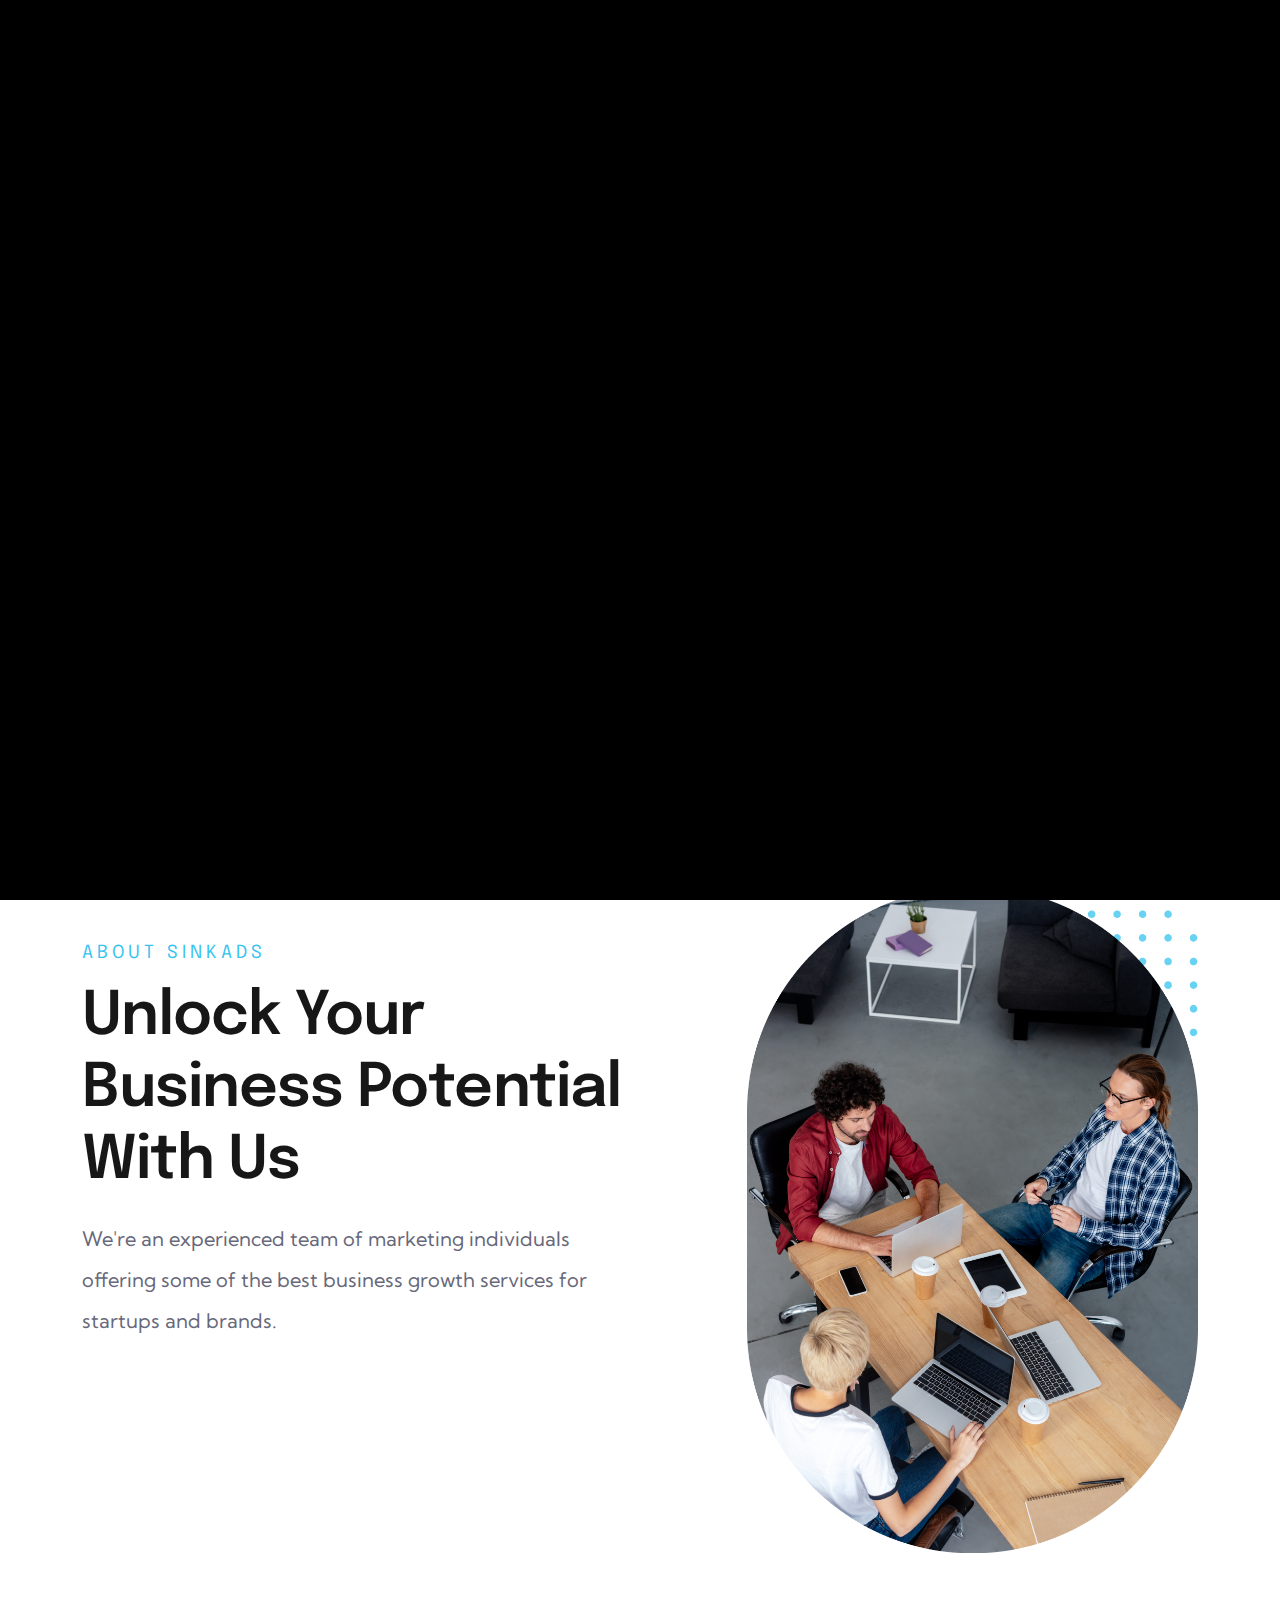
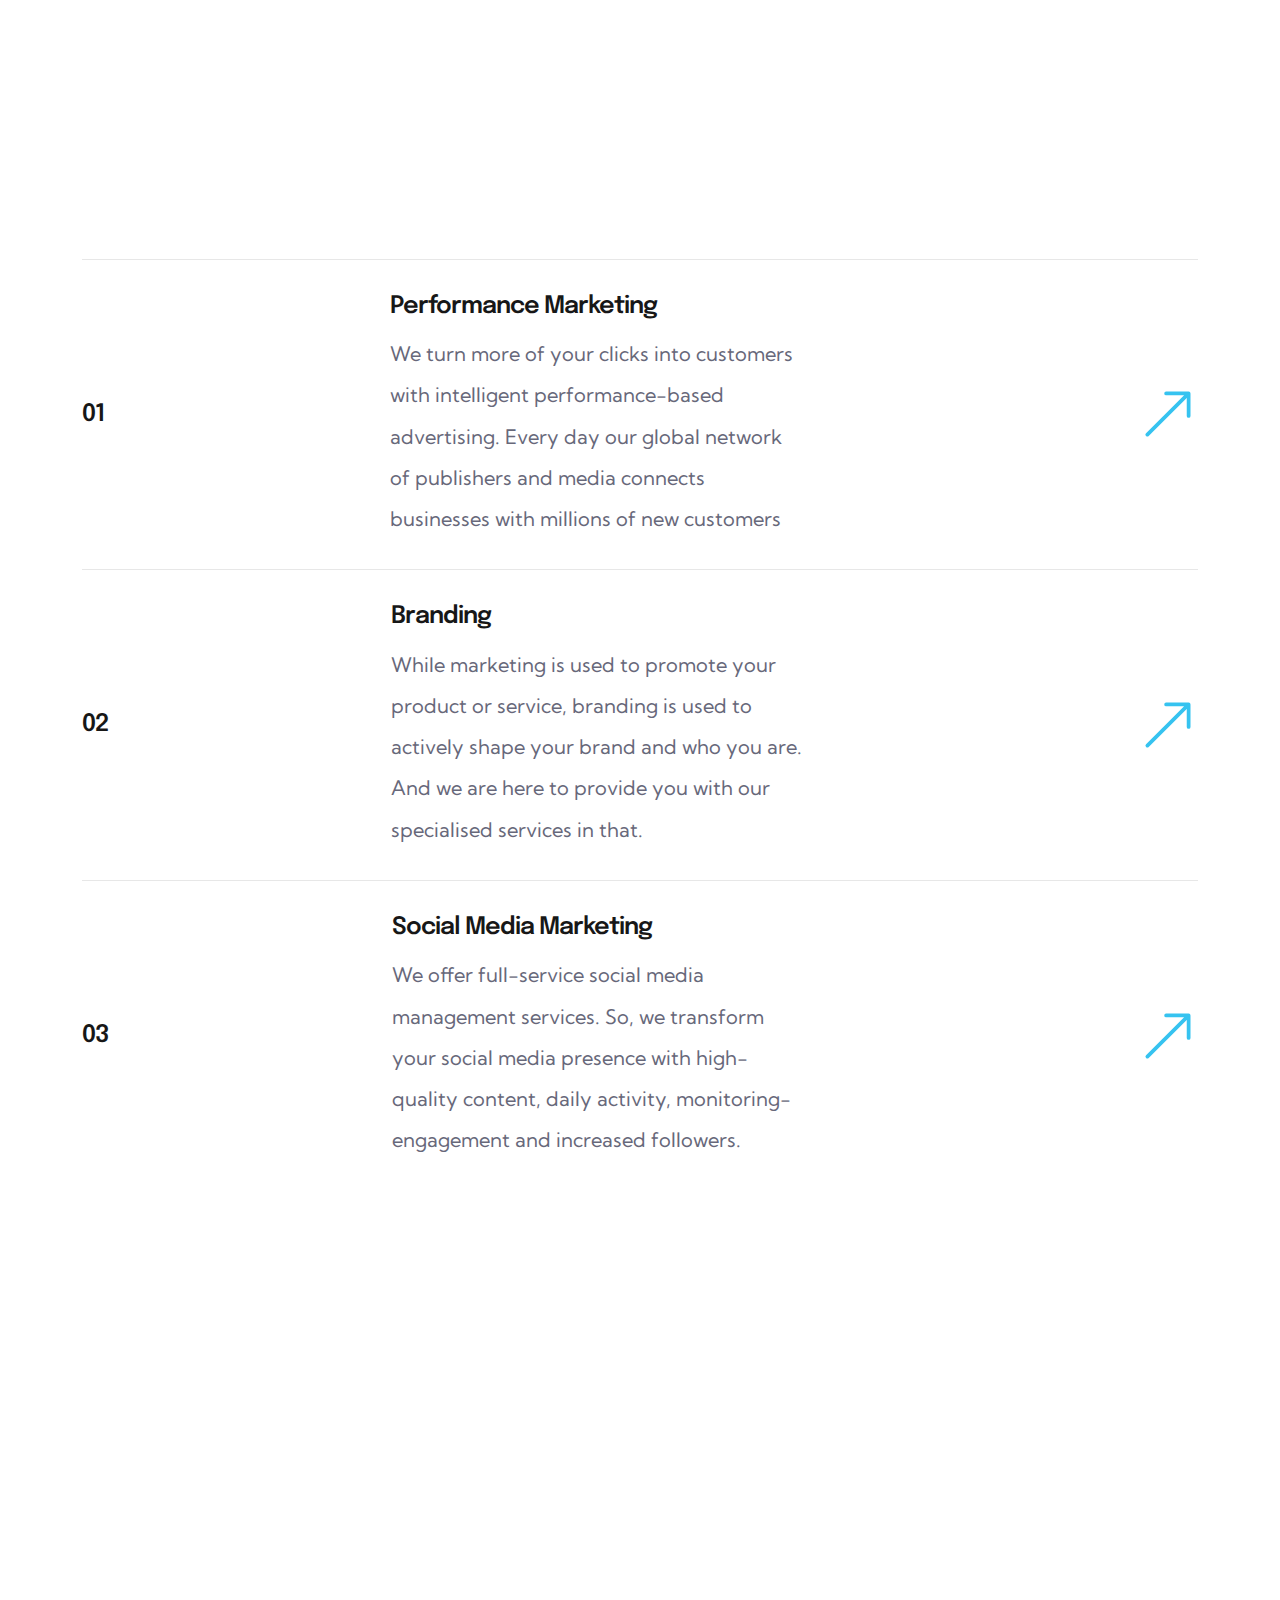
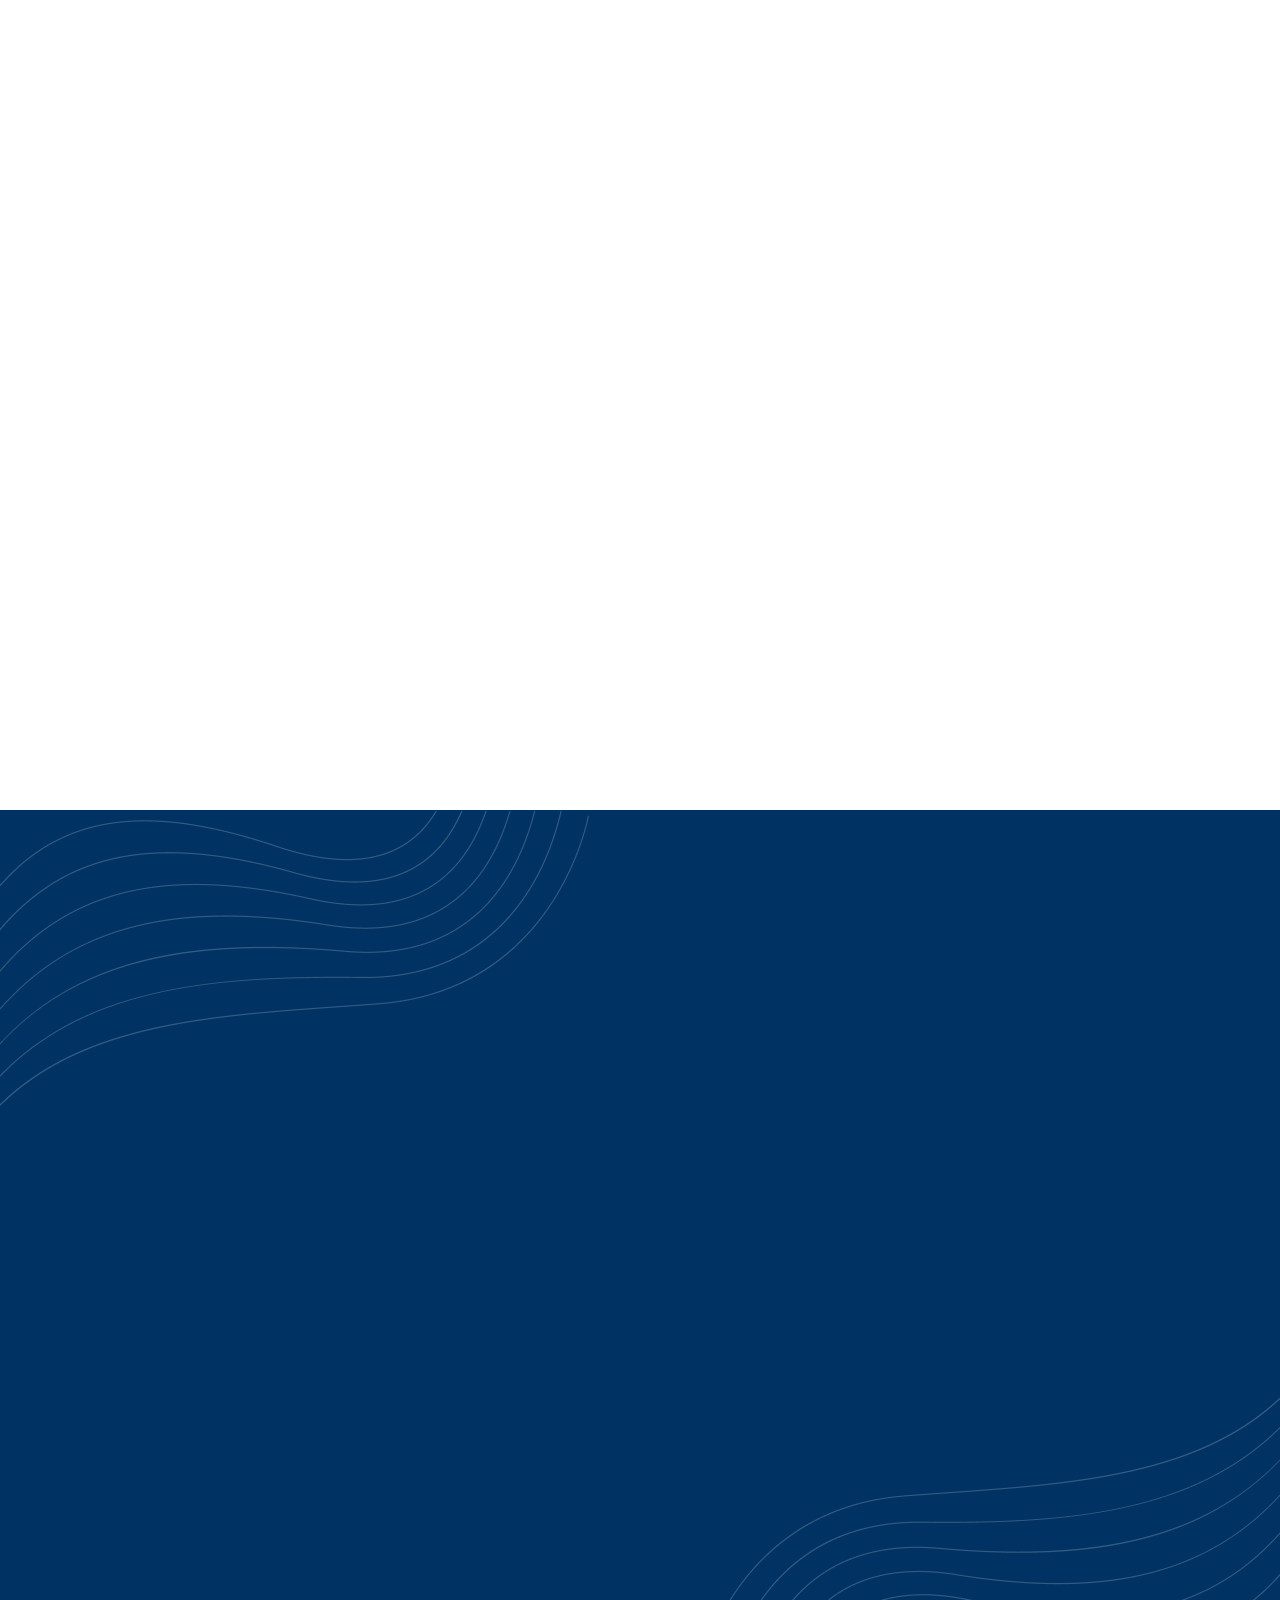
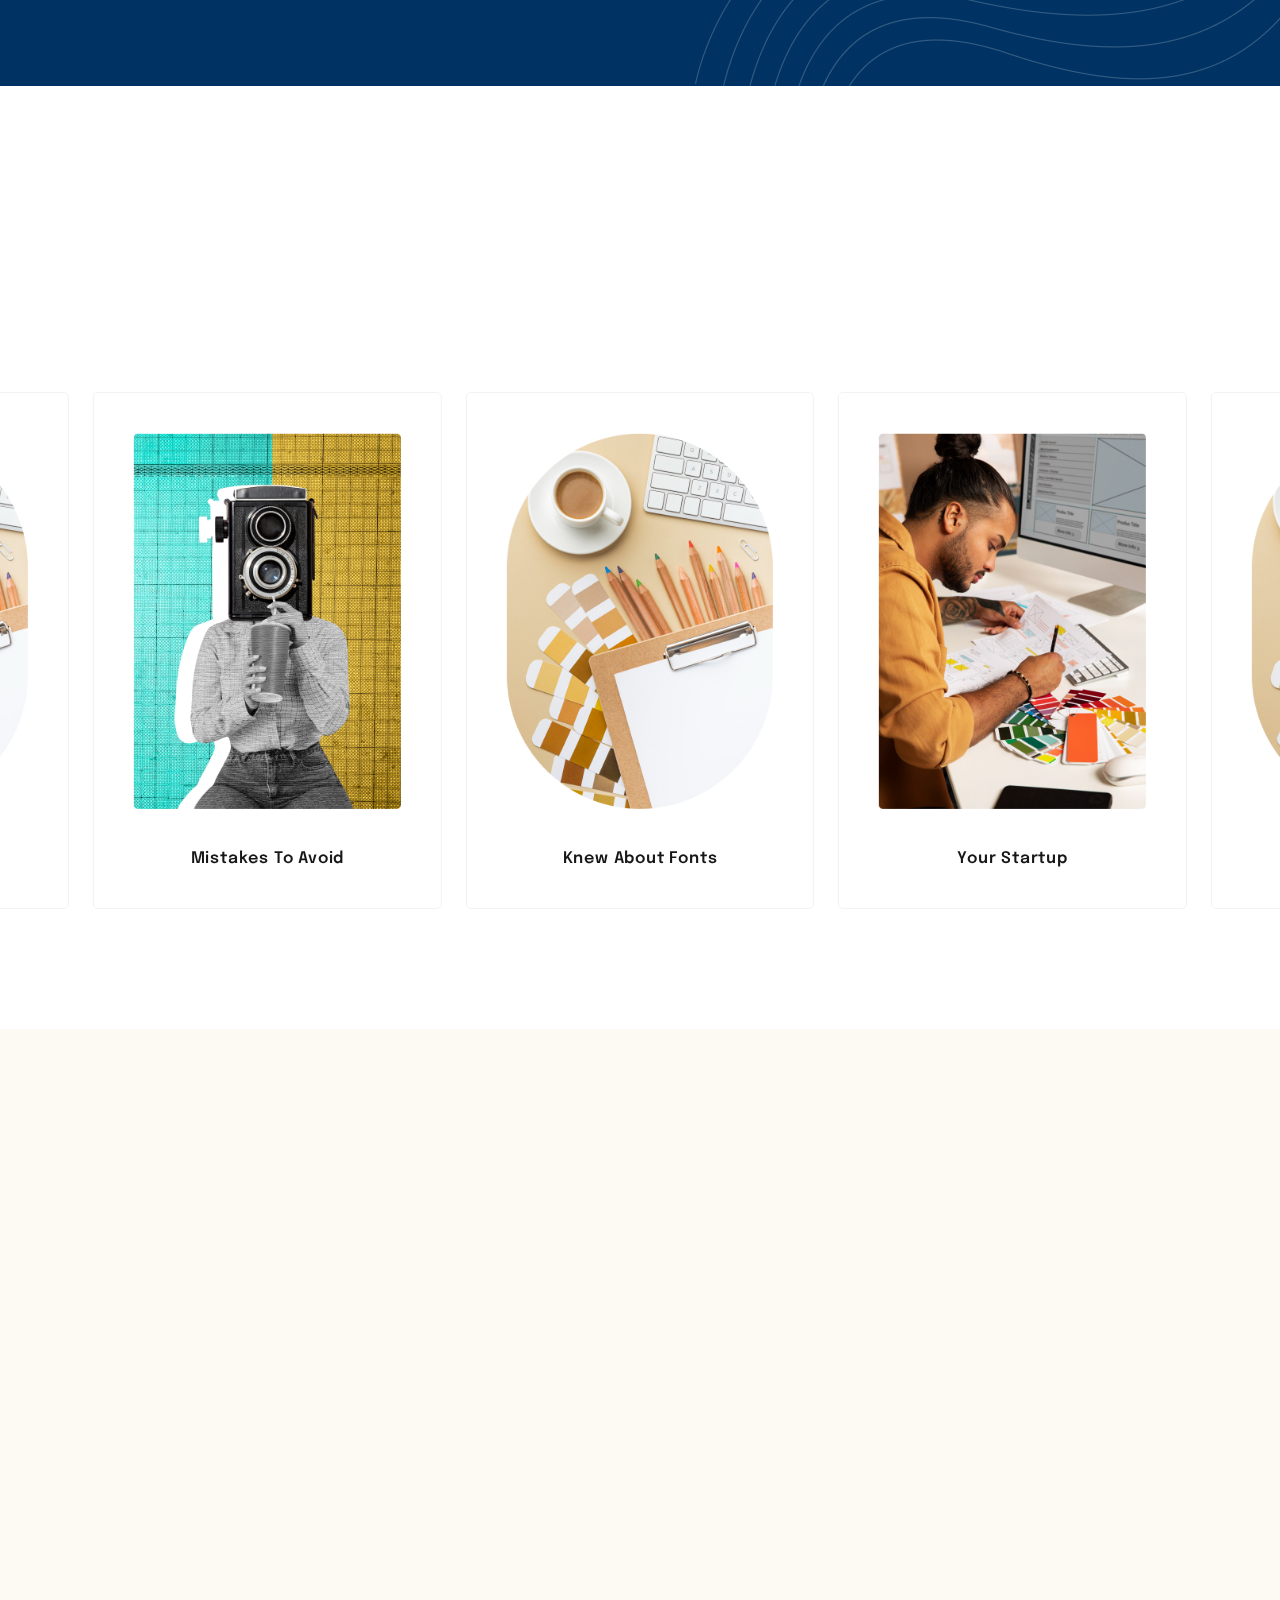
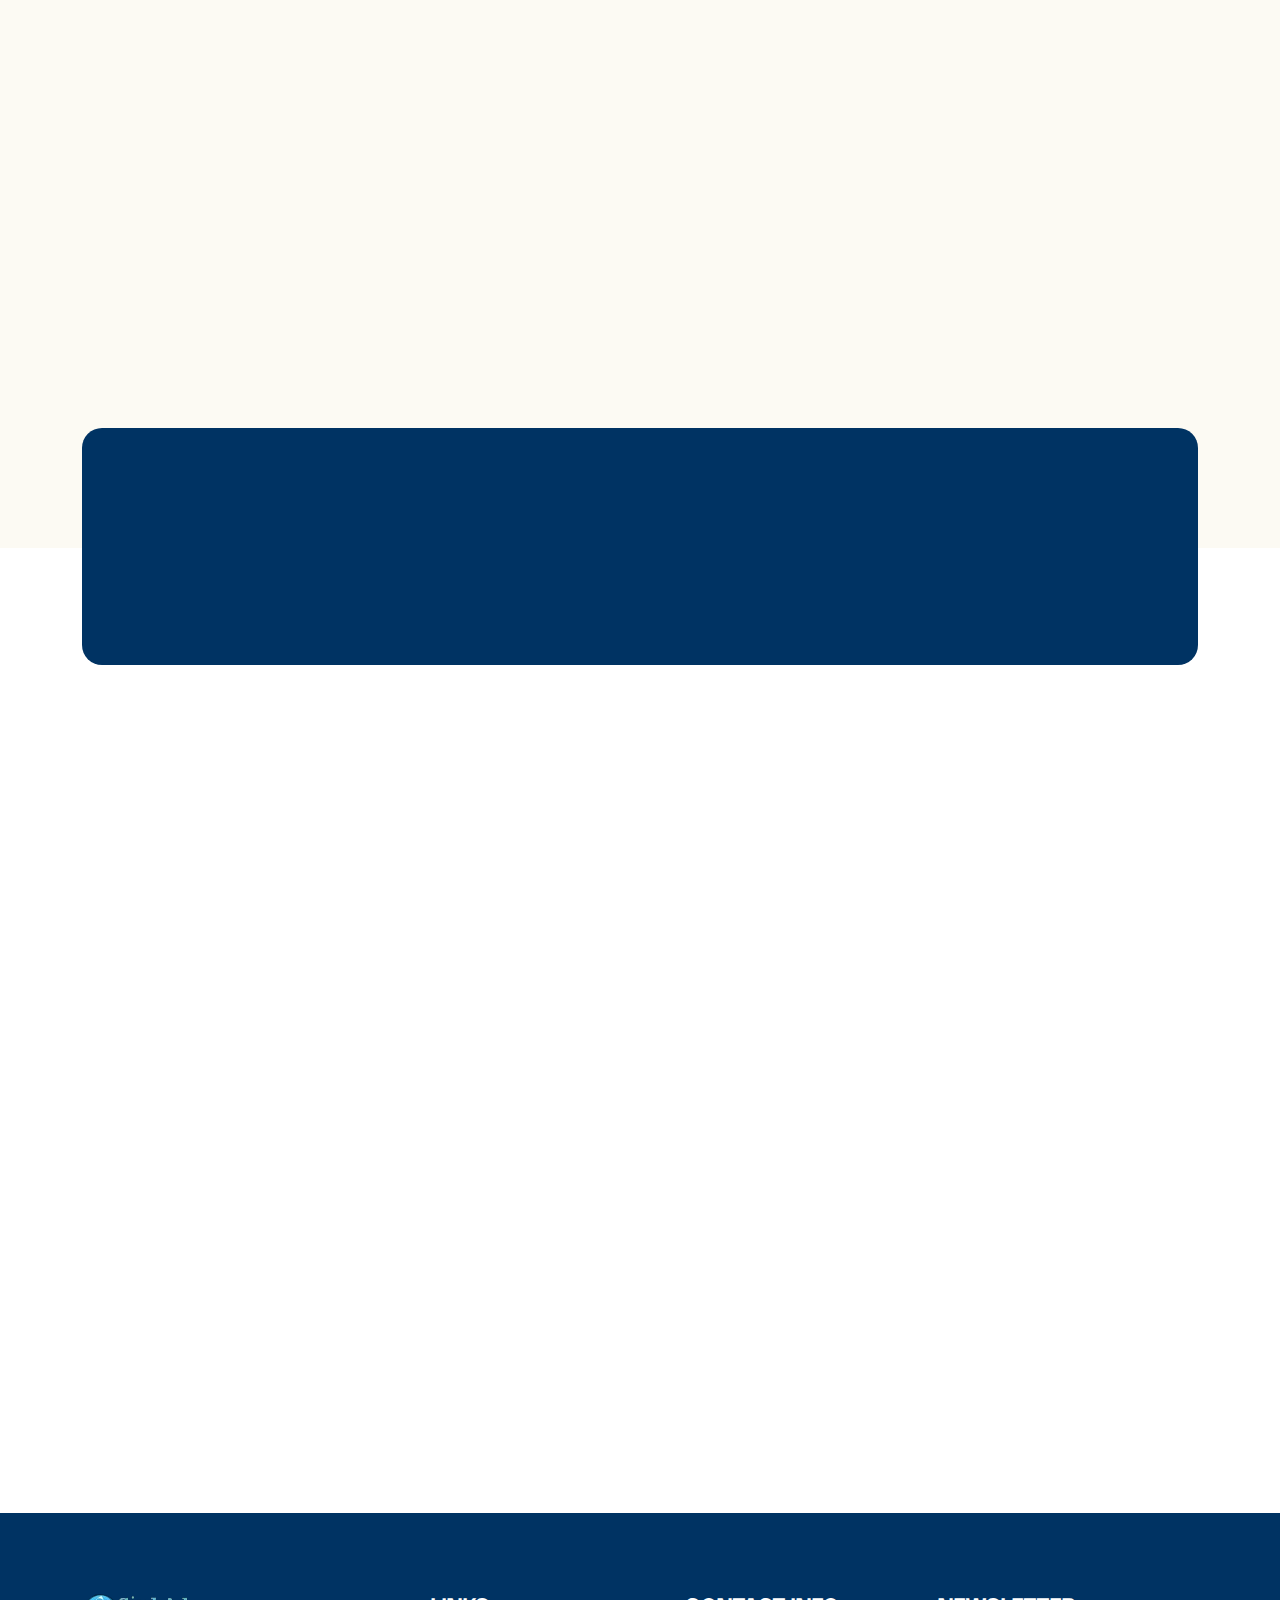
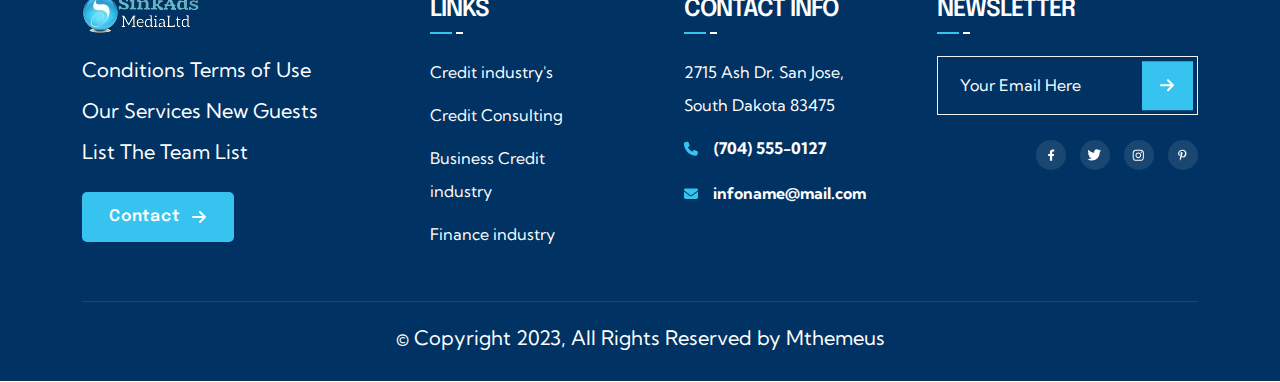
<file: index.html>
<!doctype html>
<html lang="en">

<head>
	<meta charset="UTF-8">
	<meta name="viewport" content="width=device-width, initial-scale=1.0, shrink-to-fit=no">
	<title>SinkAds MediaLtd</title>

	<link rel="icon" href="assets/images/fav.png" type="image/gif" sizes="20x20">

	<!-- Box Icon CSS -->
	<link rel="stylesheet" href="assets/css/boxicons.min.css">
	<!-- Bootstrap Icon CSS -->
	<link rel="stylesheet" href="assets/css/bootstrap-icons.css">
	<!-- Swiper Carousel CSS -->
	<link rel="stylesheet" href="assets/css/swiper-bundle.min.css">
	<!-- Magnific Popup CSS -->
	<link rel="stylesheet" href="assets/css/magnific-popup.css">
	<!-- Odometer CSS -->
	<link rel="stylesheet" href="assets/css/odometer.css">
	<!-- Bootstrap CSS -->
	<link rel="stylesheet" href="assets/css/bootstrap.min.css">
	<link rel="stylesheet" href="assets/css/meanmenu.min.css">


	<!-- Main CSS -->
	<link rel="stylesheet" href="assets/css/style.css">
	<!-- Responsive CSS -->
	<link rel="stylesheet" href="assets/css/responsive.css">


</head>

<body>

	<div class="cursor d-none d-lg-block"></div>

	<!-- Preloader -->

	<div id="preloader">
		<div class="loader_line"></div>
	</div>

	<!-- Preloader End -->

	<!-- back to to button start-->
	<a href="#" id="scroll-top" class="back-to-top-btn"><i class="bi bi-arrow-up"></i></a>
	<!-- back to to button end-->

	<div id="smooth-wrapper">

		<!-- Header area -->
		<header>

			<!-- Menu -->

			<div class="menu-area bg-color-black position-absolute">
				<div class="container">
					<div class="row align-items-center">
						<div class="col-lg-3 hamburger-menu position-relative">
							<div class="menu-logo-wrap">
								<a href="index.html"><img src="assets/images/logo3.png" alt=""></a>
							</div>
						</div>
						<div class="col-lg-9">
							<div class="nav-wrap d-flex justify-content-end align-items-center">
								<div class="mainmenu text-right">
									<ul>
										<li class=""><a href="javascript:void(0)">Home</a>
											<!-- <ul>
												<li><a href="index.html">Home Version 01</a></li>
												<li><a href="home-two.html">Home Version 02</a></li>
												<li><a href="home-three.html">Home Version 03</a></li>
											</ul> -->
										</li>
										<li><a href="about-us.html">About</a></li>
										<!-- <li class="has-child-menu"><a href="javascript:void(0)">Blog</a>
											<ul>
												<li><a href="blog-classic.html">Blog Classic</a></li>
												<li><a href="blog-details.html">Blog Details</a></li>
											</ul>
										</li> -->
										<li><a href="service-one.html">Service</a></li>
										<!-- <li class="has-child-menu"><a href="javascript:void(0)">Pages</a>
											<ul>
												<li class="has-child-menu"><a href="javascript:void(0)">Service</a>
													<ul>
														<li><a href="service-one.html">Service One</a></li>
														<li><a href="service-two.html">Service Two</a></li>
														<li><a href="service-three.html">Service Three</a></li>
														<li><a href="service-details.html">Service Details</a></li>
													</ul>
												</li>
												<li class="has-child-menu"><a href="javascript:void(0)">Project</a>
													<ul>
														<li><a href="project.html">Project</a></li>
														<li><a href="project-details.html">Project Details</a></li>
													</ul>
												</li>
												<li><a href="faq.html">FAQ</a></li>
												<li><a href="team-details.html">Team Details</a></li>
											</ul>
										</li> -->
										<li><a href="contact.html">Contact</a></li>
									</ul>
									<div class="menu-btn-wrap flex-shrink-0 d-lg-none pb-5">
										<a class="common-btn white-border ms-3 mt-4" href="contact.html">
											<span>
												Get a quote
												<svg width="15" height="14" viewBox="0 0 15 14" fill="none"
													xmlns="http://www.w3.org/2000/svg">
													<path
														d="M13.6875 7.71875L8.6875 12.7188C8.3125 13.125 7.65625 13.125 7.28125 12.7188C6.875 12.3438 6.875 11.6875 7.28125 11.3125L10.5625 8H1C0.4375 8 0 7.5625 0 7C0 6.46875 0.4375 6 1 6H10.5625L7.28125 2.71875C6.875 2.34375 6.875 1.6875 7.28125 1.3125C7.65625 0.90625 8.3125 0.90625 8.6875 1.3125L13.6875 6.3125C14.0938 6.6875 14.0938 7.34375 13.6875 7.71875Z"
														fill="currentColor" />
												</svg>
											</span>
										</a>
									</div>
								</div>
								<div class="menu-btn-wrap flex-shrink-0 d-none d-lg-block">
									<a class="common-btn white-border" href="contact.html">
										<span>
											Get a quote
											<svg width="15" height="14" viewBox="0 0 15 14" fill="none"
												xmlns="http://www.w3.org/2000/svg">
												<path
													d="M13.6875 7.71875L8.6875 12.7188C8.3125 13.125 7.65625 13.125 7.28125 12.7188C6.875 12.3438 6.875 11.6875 7.28125 11.3125L10.5625 8H1C0.4375 8 0 7.5625 0 7C0 6.46875 0.4375 6 1 6H10.5625L7.28125 2.71875C6.875 2.34375 6.875 1.6875 7.28125 1.3125C7.65625 0.90625 8.3125 0.90625 8.6875 1.3125L13.6875 6.3125C14.0938 6.6875 14.0938 7.34375 13.6875 7.71875Z"
													fill="currentColor" />
											</svg>

										</span>
									</a>
								</div>
							</div>
						</div>
					</div>
				</div>
			</div>

			<!-- Menu end -->

		</header>
		<!-- Header area End -->

		<div id="smooth-content">

			<!-- Hero -->

			<section class="hero-area hero-one position-relative z-index-one">
				<div class="container">
					<div class="row">
						<div class="col-xxl-5 col-xl-6 col-lg-7">
							<div class="hero-info-wrap text-center text-lg-start">
								<h1>Marketing Agency<span> Delivering Highest</span> ROI</h1>
								<h4 style="color: white;">We help advertisers boost sales and user growth in the best possible way</h4>
								<br>
								<div class="hero-btn-wrap">
									<a class="common-btn" href="contact.html">
								0		<span>
											Learn More
											<svg width="15" height="14" viewBox="0 0 15 14" fill="none"
												xmlns="http://www.w3.org/2000/svg">
												<path
													d="M13.6875 7.71875L8.6875 12.7188C8.3125 13.125 7.65625 13.125 7.28125 12.7188C6.875 12.3438 6.875 11.6875 7.28125 11.3125L10.5625 8H1C0.4375 8 0 7.5625 0 7C0 6.46875 0.4375 6 1 6H10.5625L7.28125 2.71875C6.875 2.34375 6.875 1.6875 7.28125 1.3125C7.65625 0.90625 8.3125 0.90625 8.6875 1.3125L13.6875 6.3125C14.0938 6.6875 14.0938 7.34375 13.6875 7.71875Z"
													fill="currentColor" />
											</svg>
										</span>
									</a>
									<a class="popup-youtube hero-video-btn"
										href="https://www.youtube.com/watch?v=MLpWrANjFbI">
										<span>
											<svg width="12" height="16" viewBox="0 0 12 16" fill="none"
												xmlns="http://www.w3.org/2000/svg">
												<path
													d="M2.28125 1.21875L11.2812 6.71875C11.7188 7 12 7.5 12 8C12 8.53125 11.7188 9.03125 11.2812 9.28125L2.28125 14.7812C1.8125 15.0625 1.21875 15.0938 0.75 14.8125C0.28125 14.5625 0 14.0625 0 13.5V2.5C0 1.96875 0.28125 1.46875 0.75 1.21875C1.21875 0.9375 1.8125 0.9375 2.28125 1.21875Z"
													fill="currentColor" />
											</svg>
										</span>
										See How It Works
									</a>
								</div>
							</div>
						</div>
					</div>
				</div>
			</section>

			<!-- Hero End -->


			<!-- About -->

			<section class="about-area pt-120 pb-120">
				<div class="container">
					<div class="row justify-content-between align-items-center">
						<div class="col-lg-6 col-xl-6 order-1 order-lg-0 mobt-35">
							<div class="section-title">
								<span>About SinkAds</span>
								<h2>Unlock your business potential with us</h2>
								<p>We're an experienced team of marketing individuals offering some of the best business growth services for startups and brands.</p>
							</div>
							<ul class="check-list mt-4">
								<li class="fade_left">Performance Marketing</li>
								<li class="fade_left">Business Process Optimization</li>
								<li class="fade_left">Branding & Marketing Solutions</li>
							</ul>
						</div>
						<div class="col-lg-6 col-xl-5 order-0 order-lg-1">
							<div class="position-relative z-index-one about-img-wrap-one">
								<img class="w-100" src="assets/images/about-img-1.png" alt="">
								<img class="position-absolute z-index-minus-one top-0 end-0 about-top-one" src="assets/images/shape/about-top-1.svg" alt="">
							</div>
						</div>
					</div>
				</div>
			</section>

			<!-- About End -->

			<!-- Services -->

			<section class="service-area overflow-hidden">
				<div class="container">
					<div class="row justify-content-center">
						<div class="col-lg-12">
							<div class="section-title-two text-center title-anim">
								<h2>Best <span>Service</span></h2>
							</div>
						</div>
					</div>
					<div class="row mt-60">
						<div class="col-lg-12">
							<div class="service-box-wrap">
								<div class="service-box-single hover-item-image-wrap">
									<div class="hover-item-image" style="background-image: url(assets/images/service/service-img-1.png);"></div>
									<h2 class="d-inline-block">01</h2>
									<div class="service-box-info">
										<h2><a href="service-details.html">Performance Marketing</a></h2>
										<p>We turn more of your clicks into customers with intelligent performance-based advertising. Every day our global network of publishers and media connects businesses with millions of new customers</p>
									</div>
									<div class="service-box-img ps-lg-5">
										<a class="service-box-img-bnt" href="service-details.html">
											<img class="d-lg-none d-block" src="assets/images/service/service-img-1.png" alt="">
											<svg class="d-none d-lg-block" xmlns="http://www.w3.org/2000/svg" width="16" height="16" fill="currentColor" viewBox="0 0 16 16">
												<path fill-rule="evenodd" d="M14 2.5a.5.5 0 0 0-.5-.5h-6a.5.5 0 0 0 0 1h4.793L2.146 13.146a.5.5 0 0 0 .708.708L13 3.707V8.5a.5.5 0 0 0 1 0v-6z"/>
											</svg>
										</a>
									</div>
								</div>
								<div class="service-box-single hover-item-image-wrap">
									<div class="hover-item-image" style="background-image: url(assets/images/service/service-img-2.png);"></div>
									<h2 class="d-inline-block">02</h2>
									<div class="service-box-info">
										<h2><a href="service-details.html">Branding</a></h2>
										<p>While marketing is used to promote your product or service, branding is used to actively shape your brand and who you are. And we are here to provide you with our specialised services in that.</p>
									</div>
									<div class="service-box-img ps-lg-5">
										<a class="service-box-img-bnt" href="service-details.html">
											<img class="d-lg-none d-block" src="assets/images/service/service-img-2.png" alt="">
											<svg class="d-none d-lg-block" xmlns="http://www.w3.org/2000/svg" width="16" height="16" fill="currentColor" viewBox="0 0 16 16">
												<path fill-rule="evenodd" d="M14 2.5a.5.5 0 0 0-.5-.5h-6a.5.5 0 0 0 0 1h4.793L2.146 13.146a.5.5 0 0 0 .708.708L13 3.707V8.5a.5.5 0 0 0 1 0v-6z"/>
											</svg>
										</a>
									</div>
								</div>
								<div class="service-box-single hover-item-image-wrap">
									<div class="hover-item-image" style="background-image: url(assets/images/service/service-img-3.png);"></div>
									<h2 class="d-inline-block">03</h2>
									<div class="service-box-info">
										<h2><a href="service-details.html">Social Media Marketing</a></h2>
										<p>We offer full-service social media management services. So, we transform your social media presence with high-quality content, daily activity, monitoring-engagement and increased followers.</p>
									</div>
									<div class="service-box-img ps-lg-5">
										<a class="service-box-img-bnt" href="service-details.html">
											<img class="d-lg-none d-block" src="assets/images/service/service-img-3.png" alt="">
											<svg class="d-none d-lg-block" xmlns="http://www.w3.org/2000/svg" width="16" height="16" fill="currentColor" viewBox="0 0 16 16">
												<path fill-rule="evenodd" d="M14 2.5a.5.5 0 0 0-.5-.5h-6a.5.5 0 0 0 0 1h4.793L2.146 13.146a.5.5 0 0 0 .708.708L13 3.707V8.5a.5.5 0 0 0 1 0v-6z"/>
											</svg>
										</a>
									</div>
								</div>
							</div>
						</div>
					</div>
				</div>
			</section>

			<!-- Services End -->
			

			<!-- History -->

			<section class="history-area p-120overflow-hidden" style="padding: 20px;">
				<div class="container-fluid">
					<div class="row align-items-center gx-lg-5">
						<div class="col-lg-6 ps-lg-0 ">
							<div class="history-img-wrap">
								<img class="w-100 image-scale-anim-left" src="assets/images/history-img-1.png" alt="">
							</div>
						</div>
						<div class="col-lg-6 mobt-35">
							<div class="history-info-wrap">
								<div class="section-title title-anim">
									<span>Our History</span>
									<h2>Design And Plan Your Business Growth Steps</h2>
									<p>Our highly experienced team will guide you with our expertise to design and plan your business growth strategy in order to hit your targets and all business metrics. We as a team always eager to advise you on the best opportunities that you should look into.</p>
								</div>
								<!-- <div class="listing-box history-listing-box mt-4">
									<div class="single-listing-box fade_left">
										<div class="listing-box-icon-wrap">
											<img src="assets/images/icon/consulting.svg" alt="">
										</div>
										<div class="listing-box-info">
											<h2>Lumina Consulting</h2>
											<p>There are many variations of passages of Lorem Ipsum available but the
												majority have suffered alternative</p>
										</div>
									</div>
									<div class="single-listing-box fade_left">
										<div class="listing-box-icon-wrap">
											<img src="assets/images/icon/expert.svg" alt="">
										</div>
										<div class="listing-box-info">
											<h2>Expert Engineers</h2>
											<p>There are many variations of passages of Lorem Ipsum available but the
												majority have suffered alternative</p>
										</div>
									</div>
								</div> -->
							</div>
						</div>
					</div>
				</div>
			</section>
			<!-- line 2 history  -->
			<section class="history-area p-120 overflow-hidden" style="padding: 20px;">
				<div class="container-fluid ">
					<div class="row align-items-center gx-lg-5">
						
						<div class="col-lg-6 mobt-35">
							<div class="history-info-wrap">
								<div class="section-title title-anim">
									<span>Our History</span>
									<h2>Search For Optimization Wherever Is Possible</h2>
									<!-- <p>Our highly experienced team will guide you with our expertise to design and plan your business growth strategy in order to hit your targets and all business metrics. We as a team always eager to advise you on the best opportunities that you should look into.</p> -->
								</div>
								<div class="listing-box history-listing-box mt-4">
									<div class="single-listing-box fade_left">
										<div class="listing-box-icon-wrap">
											<img src="assets/images/icon/consulting.svg" alt="">
										</div>
										<div class="listing-box-info">
											<h2>Basically we'll teach you step by step what you need to do</h2>
											<!-- <p>There are many variations of passages of Lorem Ipsum available but the
												majority have suffered alternative</p> -->
										</div>
									</div>
									<div class="single-listing-box fade_left">
										<div class="listing-box-icon-wrap">
											<img src="assets/images/icon/expert.svg" alt="">
										</div>
										<div class="listing-box-info">
											<h2>In order to develop your company and reach new heights</h2>
											<!-- <p>There are many variations of passages of Lorem Ipsum available but the
												majority have suffered alternative</p> -->
										</div>
										
									</div>
									<div class="single-listing-box fade_left">
										<div class="listing-box-icon-wrap">
											<img src="assets/images/icon/consulting.svg" alt="">
										</div>
										<div class="listing-box-info">
											<h2>Everyone will be pleased from stakeholders to employees</h2>
											<!-- <p>There are many variations of passages of Lorem Ipsum available but the
												majority have suffered alternative</p> -->
										</div>
									</div>
								</div>
							</div>
						</div>
						<div class="col-lg-6 ps-lg-0 ">
							<div class="history-img-wrap">
								<img class="w-100 image-scale-anim-left" src="assets/images/history-img-1.png" alt="">
							</div>
						</div>
					</div>
				</div>
			</section>

			<!-- History End -->

			<!-- Team -->
			<section class="team-area bg-color-black pt-120 pb-96 position-relative z-index-one">
				<div class="container">
					<div class="row justify-content-center">
						<div class="col-lg-6">
							<div class="section-title section-title-white text-center title-anim">
								<span>Our team members</span>
								<h2>Meet our experts team members</h2>
							</div>
						</div>
					</div>
					<div class="row mt-60">
						<div class="col-lg-4 col-sm-6 fade_left">
							<div class="team-wrap position-relative z-index-one overflow-hidden">
								<div class="team-img-wrap">
									<a href="team-details.html"><img class="w-100" src="assets/images/team/team-img-1.png" alt=""></a>
									<ul class="team-hover-info">
										<li>
											<a href="#">
												<svg width="10" height="17" viewBox="0 0 10 17" fill="none"
													xmlns="http://www.w3.org/2000/svg">
													<path
														d="M8.97656 9.81641H6.63281V16.8164H3.50781V9.81641H0.945312V6.94141H3.50781V4.72266C3.50781 2.22266 5.00781 0.816406 7.28906 0.816406C8.38281 0.816406 9.53906 1.03516 9.53906 1.03516V3.50391H8.25781C7.00781 3.50391 6.63281 4.25391 6.63281 5.06641V6.94141H9.41406L8.97656 9.81641Z"
														fill="currentColor" />
												</svg>
											</a>
										</li>
										<li>
											<a href="#">
												<svg width="17" height="14" viewBox="0 0 17 14" fill="none"
													xmlns="http://www.w3.org/2000/svg">
													<path
														d="M14.6016 3.56641C14.6016 3.72266 14.6016 3.84766 14.6016 4.00391C14.6016 8.34766 11.3203 13.3164 5.28906 13.3164C3.41406 13.3164 1.69531 12.7852 0.257812 11.8477C0.507812 11.8789 0.757812 11.9102 1.03906 11.9102C2.57031 11.9102 3.97656 11.3789 5.10156 10.5039C3.66406 10.4727 2.44531 9.53516 2.03906 8.22266C2.25781 8.25391 2.44531 8.28516 2.66406 8.28516C2.94531 8.28516 3.25781 8.22266 3.50781 8.16016C2.00781 7.84766 0.882812 6.53516 0.882812 4.94141V4.91016C1.32031 5.16016 1.85156 5.28516 2.38281 5.31641C1.47656 4.72266 0.914062 3.72266 0.914062 2.59766C0.914062 1.97266 1.07031 1.41016 1.35156 0.941406C2.97656 2.91016 5.41406 4.22266 8.13281 4.37891C8.07031 4.12891 8.03906 3.87891 8.03906 3.62891C8.03906 1.81641 9.50781 0.347656 11.3203 0.347656C12.2578 0.347656 13.1016 0.722656 13.7266 1.37891C14.4453 1.22266 15.1641 0.941406 15.7891 0.566406C15.5391 1.34766 15.0391 1.97266 14.3516 2.37891C15.0078 2.31641 15.6641 2.12891 16.2266 1.87891C15.7891 2.53516 15.2266 3.09766 14.6016 3.56641Z"
														fill="currentColor" />
												</svg>
											</a>
										</li>
										<li>
											<a href="#">
												<svg width="15" height="15" viewBox="0 0 15 15" fill="none"
													xmlns="http://www.w3.org/2000/svg">
													<path
														d="M7.25781 4.22266C9.22656 4.22266 10.8516 5.84766 10.8516 7.81641C10.8516 9.81641 9.22656 11.4102 7.25781 11.4102C5.25781 11.4102 3.66406 9.81641 3.66406 7.81641C3.66406 5.84766 5.25781 4.22266 7.25781 4.22266ZM7.25781 10.1602C8.53906 10.1602 9.57031 9.12891 9.57031 7.81641C9.57031 6.53516 8.53906 5.50391 7.25781 5.50391C5.94531 5.50391 4.91406 6.53516 4.91406 7.81641C4.91406 9.12891 5.97656 10.1602 7.25781 10.1602ZM11.8203 4.09766C11.8203 3.62891 11.4453 3.25391 10.9766 3.25391C10.5078 3.25391 10.1328 3.62891 10.1328 4.09766C10.1328 4.56641 10.5078 4.94141 10.9766 4.94141C11.4453 4.94141 11.8203 4.56641 11.8203 4.09766ZM14.1953 4.94141C14.2578 6.09766 14.2578 9.56641 14.1953 10.7227C14.1328 11.8477 13.8828 12.8164 13.0703 13.6602C12.2578 14.4727 11.2578 14.7227 10.1328 14.7852C8.97656 14.8477 5.50781 14.8477 4.35156 14.7852C3.22656 14.7227 2.25781 14.4727 1.41406 13.6602C0.601562 12.8164 0.351562 11.8477 0.289062 10.7227C0.226562 9.56641 0.226562 6.09766 0.289062 4.94141C0.351562 3.81641 0.601562 2.81641 1.41406 2.00391C2.25781 1.19141 3.22656 0.941406 4.35156 0.878906C5.50781 0.816406 8.97656 0.816406 10.1328 0.878906C11.2578 0.941406 12.2578 1.19141 13.0703 2.00391C13.8828 2.81641 14.1328 3.81641 14.1953 4.94141ZM12.6953 11.9414C13.0703 11.0352 12.9766 8.84766 12.9766 7.81641C12.9766 6.81641 13.0703 4.62891 12.6953 3.69141C12.4453 3.09766 11.9766 2.59766 11.3828 2.37891C10.4453 2.00391 8.25781 2.09766 7.25781 2.09766C6.22656 2.09766 4.03906 2.00391 3.13281 2.37891C2.50781 2.62891 2.03906 3.09766 1.78906 3.69141C1.41406 4.62891 1.50781 6.81641 1.50781 7.81641C1.50781 8.84766 1.41406 11.0352 1.78906 11.9414C2.03906 12.5664 2.50781 13.0352 3.13281 13.2852C4.03906 13.6602 6.22656 13.5664 7.25781 13.5664C8.25781 13.5664 10.4453 13.6602 11.3828 13.2852C11.9766 13.0352 12.4766 12.5664 12.6953 11.9414Z"
														fill="currentColor" />
												</svg>
											</a>
										</li>
										<li>
											<a href="#">
												<svg width="15" height="15" viewBox="0 0 15 15" fill="none"
													xmlns="http://www.w3.org/2000/svg">
													<path
														d="M13.2578 0.816406C13.7891 0.816406 14.2578 1.28516 14.2578 1.84766V13.8164C14.2578 14.3789 13.7891 14.8164 13.2578 14.8164H1.22656C0.695312 14.8164 0.257812 14.3789 0.257812 13.8164V1.84766C0.257812 1.28516 0.695312 0.816406 1.22656 0.816406H13.2578ZM4.47656 12.8164V6.16016H2.41406V12.8164H4.47656ZM3.44531 5.22266C4.10156 5.22266 4.63281 4.69141 4.63281 4.03516C4.63281 3.37891 4.10156 2.81641 3.44531 2.81641C2.75781 2.81641 2.22656 3.37891 2.22656 4.03516C2.22656 4.69141 2.75781 5.22266 3.44531 5.22266ZM12.2578 12.8164V9.16016C12.2578 7.37891 11.8516 5.97266 9.75781 5.97266C8.75781 5.97266 8.07031 6.53516 7.78906 7.06641H7.75781V6.16016H5.78906V12.8164H7.85156V9.53516C7.85156 8.66016 8.00781 7.81641 9.10156 7.81641C10.1641 7.81641 10.1641 8.81641 10.1641 9.56641V12.8164H12.2578Z"
														fill="currentColor" />
												</svg>
											</a>
										</li>
									</ul>
								</div>
								<div class="team-info text-center">
									<h2><a href="team-details.html">Bessie Cooper</a></h2>
									<p>Internet Assistant</p>
								</div>
							</div>
						</div>
						<div class="col-lg-4 col-sm-6 fade_left">
							<div class="team-wrap position-relative z-index-one overflow-hidden">
								<div class="team-img-wrap">
									<a href="team-details.html"><img class="w-100" src="assets/images/team/team-img-1.png" alt=""></a>
									<ul class="team-hover-info">
										<li>
											<a href="#">
												<svg width="10" height="17" viewBox="0 0 10 17" fill="none"
													xmlns="http://www.w3.org/2000/svg">
													<path
														d="M8.97656 9.81641H6.63281V16.8164H3.50781V9.81641H0.945312V6.94141H3.50781V4.72266C3.50781 2.22266 5.00781 0.816406 7.28906 0.816406C8.38281 0.816406 9.53906 1.03516 9.53906 1.03516V3.50391H8.25781C7.00781 3.50391 6.63281 4.25391 6.63281 5.06641V6.94141H9.41406L8.97656 9.81641Z"
														fill="currentColor" />
												</svg>
											</a>
										</li>
										<li>
											<a href="#">
												<svg width="17" height="14" viewBox="0 0 17 14" fill="none"
													xmlns="http://www.w3.org/2000/svg">
													<path
														d="M14.6016 3.56641C14.6016 3.72266 14.6016 3.84766 14.6016 4.00391C14.6016 8.34766 11.3203 13.3164 5.28906 13.3164C3.41406 13.3164 1.69531 12.7852 0.257812 11.8477C0.507812 11.8789 0.757812 11.9102 1.03906 11.9102C2.57031 11.9102 3.97656 11.3789 5.10156 10.5039C3.66406 10.4727 2.44531 9.53516 2.03906 8.22266C2.25781 8.25391 2.44531 8.28516 2.66406 8.28516C2.94531 8.28516 3.25781 8.22266 3.50781 8.16016C2.00781 7.84766 0.882812 6.53516 0.882812 4.94141V4.91016C1.32031 5.16016 1.85156 5.28516 2.38281 5.31641C1.47656 4.72266 0.914062 3.72266 0.914062 2.59766C0.914062 1.97266 1.07031 1.41016 1.35156 0.941406C2.97656 2.91016 5.41406 4.22266 8.13281 4.37891C8.07031 4.12891 8.03906 3.87891 8.03906 3.62891C8.03906 1.81641 9.50781 0.347656 11.3203 0.347656C12.2578 0.347656 13.1016 0.722656 13.7266 1.37891C14.4453 1.22266 15.1641 0.941406 15.7891 0.566406C15.5391 1.34766 15.0391 1.97266 14.3516 2.37891C15.0078 2.31641 15.6641 2.12891 16.2266 1.87891C15.7891 2.53516 15.2266 3.09766 14.6016 3.56641Z"
														fill="currentColor" />
												</svg>
											</a>
										</li>
										<li>
											<a href="#">
												<svg width="15" height="15" viewBox="0 0 15 15" fill="none"
													xmlns="http://www.w3.org/2000/svg">
													<path
														d="M7.25781 4.22266C9.22656 4.22266 10.8516 5.84766 10.8516 7.81641C10.8516 9.81641 9.22656 11.4102 7.25781 11.4102C5.25781 11.4102 3.66406 9.81641 3.66406 7.81641C3.66406 5.84766 5.25781 4.22266 7.25781 4.22266ZM7.25781 10.1602C8.53906 10.1602 9.57031 9.12891 9.57031 7.81641C9.57031 6.53516 8.53906 5.50391 7.25781 5.50391C5.94531 5.50391 4.91406 6.53516 4.91406 7.81641C4.91406 9.12891 5.97656 10.1602 7.25781 10.1602ZM11.8203 4.09766C11.8203 3.62891 11.4453 3.25391 10.9766 3.25391C10.5078 3.25391 10.1328 3.62891 10.1328 4.09766C10.1328 4.56641 10.5078 4.94141 10.9766 4.94141C11.4453 4.94141 11.8203 4.56641 11.8203 4.09766ZM14.1953 4.94141C14.2578 6.09766 14.2578 9.56641 14.1953 10.7227C14.1328 11.8477 13.8828 12.8164 13.0703 13.6602C12.2578 14.4727 11.2578 14.7227 10.1328 14.7852C8.97656 14.8477 5.50781 14.8477 4.35156 14.7852C3.22656 14.7227 2.25781 14.4727 1.41406 13.6602C0.601562 12.8164 0.351562 11.8477 0.289062 10.7227C0.226562 9.56641 0.226562 6.09766 0.289062 4.94141C0.351562 3.81641 0.601562 2.81641 1.41406 2.00391C2.25781 1.19141 3.22656 0.941406 4.35156 0.878906C5.50781 0.816406 8.97656 0.816406 10.1328 0.878906C11.2578 0.941406 12.2578 1.19141 13.0703 2.00391C13.8828 2.81641 14.1328 3.81641 14.1953 4.94141ZM12.6953 11.9414C13.0703 11.0352 12.9766 8.84766 12.9766 7.81641C12.9766 6.81641 13.0703 4.62891 12.6953 3.69141C12.4453 3.09766 11.9766 2.59766 11.3828 2.37891C10.4453 2.00391 8.25781 2.09766 7.25781 2.09766C6.22656 2.09766 4.03906 2.00391 3.13281 2.37891C2.50781 2.62891 2.03906 3.09766 1.78906 3.69141C1.41406 4.62891 1.50781 6.81641 1.50781 7.81641C1.50781 8.84766 1.41406 11.0352 1.78906 11.9414C2.03906 12.5664 2.50781 13.0352 3.13281 13.2852C4.03906 13.6602 6.22656 13.5664 7.25781 13.5664C8.25781 13.5664 10.4453 13.6602 11.3828 13.2852C11.9766 13.0352 12.4766 12.5664 12.6953 11.9414Z"
														fill="currentColor" />
												</svg>
											</a>
										</li>
										<li>
											<a href="#">
												<svg width="15" height="15" viewBox="0 0 15 15" fill="none"
													xmlns="http://www.w3.org/2000/svg">
													<path
														d="M13.2578 0.816406C13.7891 0.816406 14.2578 1.28516 14.2578 1.84766V13.8164C14.2578 14.3789 13.7891 14.8164 13.2578 14.8164H1.22656C0.695312 14.8164 0.257812 14.3789 0.257812 13.8164V1.84766C0.257812 1.28516 0.695312 0.816406 1.22656 0.816406H13.2578ZM4.47656 12.8164V6.16016H2.41406V12.8164H4.47656ZM3.44531 5.22266C4.10156 5.22266 4.63281 4.69141 4.63281 4.03516C4.63281 3.37891 4.10156 2.81641 3.44531 2.81641C2.75781 2.81641 2.22656 3.37891 2.22656 4.03516C2.22656 4.69141 2.75781 5.22266 3.44531 5.22266ZM12.2578 12.8164V9.16016C12.2578 7.37891 11.8516 5.97266 9.75781 5.97266C8.75781 5.97266 8.07031 6.53516 7.78906 7.06641H7.75781V6.16016H5.78906V12.8164H7.85156V9.53516C7.85156 8.66016 8.00781 7.81641 9.10156 7.81641C10.1641 7.81641 10.1641 8.81641 10.1641 9.56641V12.8164H12.2578Z"
														fill="currentColor" />
												</svg>
											</a>
										</li>
									</ul>
								</div>
								<div class="team-info text-center">
									<h2><a href="team-details.html">Cameron Williamson</a></h2>
									<p>Freshers</p>
								</div>
							</div>
						</div>
						<div class="col-lg-4 col-sm-6 fade_left">
							<div class="team-wrap position-relative z-index-one overflow-hidden">
								<div class="team-img-wrap">
									<a href="team-details.html"><img class="w-100" src="assets/images/team/team-img-1.png" alt=""></a>
									<ul class="team-hover-info">
										<li>
											<a href="#">
												<svg width="10" height="17" viewBox="0 0 10 17" fill="none"
													xmlns="http://www.w3.org/2000/svg">
													<path
														d="M8.97656 9.81641H6.63281V16.8164H3.50781V9.81641H0.945312V6.94141H3.50781V4.72266C3.50781 2.22266 5.00781 0.816406 7.28906 0.816406C8.38281 0.816406 9.53906 1.03516 9.53906 1.03516V3.50391H8.25781C7.00781 3.50391 6.63281 4.25391 6.63281 5.06641V6.94141H9.41406L8.97656 9.81641Z"
														fill="currentColor" />
												</svg>
											</a>
										</li>
										<li>
											<a href="#">
												<svg width="17" height="14" viewBox="0 0 17 14" fill="none"
													xmlns="http://www.w3.org/2000/svg">
													<path
														d="M14.6016 3.56641C14.6016 3.72266 14.6016 3.84766 14.6016 4.00391C14.6016 8.34766 11.3203 13.3164 5.28906 13.3164C3.41406 13.3164 1.69531 12.7852 0.257812 11.8477C0.507812 11.8789 0.757812 11.9102 1.03906 11.9102C2.57031 11.9102 3.97656 11.3789 5.10156 10.5039C3.66406 10.4727 2.44531 9.53516 2.03906 8.22266C2.25781 8.25391 2.44531 8.28516 2.66406 8.28516C2.94531 8.28516 3.25781 8.22266 3.50781 8.16016C2.00781 7.84766 0.882812 6.53516 0.882812 4.94141V4.91016C1.32031 5.16016 1.85156 5.28516 2.38281 5.31641C1.47656 4.72266 0.914062 3.72266 0.914062 2.59766C0.914062 1.97266 1.07031 1.41016 1.35156 0.941406C2.97656 2.91016 5.41406 4.22266 8.13281 4.37891C8.07031 4.12891 8.03906 3.87891 8.03906 3.62891C8.03906 1.81641 9.50781 0.347656 11.3203 0.347656C12.2578 0.347656 13.1016 0.722656 13.7266 1.37891C14.4453 1.22266 15.1641 0.941406 15.7891 0.566406C15.5391 1.34766 15.0391 1.97266 14.3516 2.37891C15.0078 2.31641 15.6641 2.12891 16.2266 1.87891C15.7891 2.53516 15.2266 3.09766 14.6016 3.56641Z"
														fill="currentColor" />
												</svg>
											</a>
										</li>
										<li>
											<a href="#">
												<svg width="15" height="15" viewBox="0 0 15 15" fill="none"
													xmlns="http://www.w3.org/2000/svg">
													<path
														d="M7.25781 4.22266C9.22656 4.22266 10.8516 5.84766 10.8516 7.81641C10.8516 9.81641 9.22656 11.4102 7.25781 11.4102C5.25781 11.4102 3.66406 9.81641 3.66406 7.81641C3.66406 5.84766 5.25781 4.22266 7.25781 4.22266ZM7.25781 10.1602C8.53906 10.1602 9.57031 9.12891 9.57031 7.81641C9.57031 6.53516 8.53906 5.50391 7.25781 5.50391C5.94531 5.50391 4.91406 6.53516 4.91406 7.81641C4.91406 9.12891 5.97656 10.1602 7.25781 10.1602ZM11.8203 4.09766C11.8203 3.62891 11.4453 3.25391 10.9766 3.25391C10.5078 3.25391 10.1328 3.62891 10.1328 4.09766C10.1328 4.56641 10.5078 4.94141 10.9766 4.94141C11.4453 4.94141 11.8203 4.56641 11.8203 4.09766ZM14.1953 4.94141C14.2578 6.09766 14.2578 9.56641 14.1953 10.7227C14.1328 11.8477 13.8828 12.8164 13.0703 13.6602C12.2578 14.4727 11.2578 14.7227 10.1328 14.7852C8.97656 14.8477 5.50781 14.8477 4.35156 14.7852C3.22656 14.7227 2.25781 14.4727 1.41406 13.6602C0.601562 12.8164 0.351562 11.8477 0.289062 10.7227C0.226562 9.56641 0.226562 6.09766 0.289062 4.94141C0.351562 3.81641 0.601562 2.81641 1.41406 2.00391C2.25781 1.19141 3.22656 0.941406 4.35156 0.878906C5.50781 0.816406 8.97656 0.816406 10.1328 0.878906C11.2578 0.941406 12.2578 1.19141 13.0703 2.00391C13.8828 2.81641 14.1328 3.81641 14.1953 4.94141ZM12.6953 11.9414C13.0703 11.0352 12.9766 8.84766 12.9766 7.81641C12.9766 6.81641 13.0703 4.62891 12.6953 3.69141C12.4453 3.09766 11.9766 2.59766 11.3828 2.37891C10.4453 2.00391 8.25781 2.09766 7.25781 2.09766C6.22656 2.09766 4.03906 2.00391 3.13281 2.37891C2.50781 2.62891 2.03906 3.09766 1.78906 3.69141C1.41406 4.62891 1.50781 6.81641 1.50781 7.81641C1.50781 8.84766 1.41406 11.0352 1.78906 11.9414C2.03906 12.5664 2.50781 13.0352 3.13281 13.2852C4.03906 13.6602 6.22656 13.5664 7.25781 13.5664C8.25781 13.5664 10.4453 13.6602 11.3828 13.2852C11.9766 13.0352 12.4766 12.5664 12.6953 11.9414Z"
														fill="currentColor" />
												</svg>
											</a>
										</li>
										<li>
											<a href="#">
												<svg width="15" height="15" viewBox="0 0 15 15" fill="none"
													xmlns="http://www.w3.org/2000/svg">
													<path
														d="M13.2578 0.816406C13.7891 0.816406 14.2578 1.28516 14.2578 1.84766V13.8164C14.2578 14.3789 13.7891 14.8164 13.2578 14.8164H1.22656C0.695312 14.8164 0.257812 14.3789 0.257812 13.8164V1.84766C0.257812 1.28516 0.695312 0.816406 1.22656 0.816406H13.2578ZM4.47656 12.8164V6.16016H2.41406V12.8164H4.47656ZM3.44531 5.22266C4.10156 5.22266 4.63281 4.69141 4.63281 4.03516C4.63281 3.37891 4.10156 2.81641 3.44531 2.81641C2.75781 2.81641 2.22656 3.37891 2.22656 4.03516C2.22656 4.69141 2.75781 5.22266 3.44531 5.22266ZM12.2578 12.8164V9.16016C12.2578 7.37891 11.8516 5.97266 9.75781 5.97266C8.75781 5.97266 8.07031 6.53516 7.78906 7.06641H7.75781V6.16016H5.78906V12.8164H7.85156V9.53516C7.85156 8.66016 8.00781 7.81641 9.10156 7.81641C10.1641 7.81641 10.1641 8.81641 10.1641 9.56641V12.8164H12.2578Z"
														fill="currentColor" />
												</svg>
											</a>
										</li>
									</ul>
								</div>
								<div class="team-info text-center">
									<h2><a href="team-details.html">Jane Cooper</a></h2>
									<p>IT Department</p>
								</div>
							</div>
						</div>
					</div>
				</div>
				<img class="position-absolute z-index-minus-one top-0 start-0 d-none d-md-block"
					src="assets/images/shape/team-sp-top.png" alt="">
				<img class="position-absolute z-index-minus-one bottom-0 end-0 d-none d-md-block"
					src="assets/images/shape/team-sp-bottom.png" alt="">
			</section>
			<!-- Team End -->

			<!-- Complete Project -->

			<section class="done-project-area pt-120 pb-96">
				<div class="container-fluid">
					<div class="row justify-content-center">
						<div class="col-lg-12">
							<div class="section-title-two text-center title-anim">
								<h2><span>Complete</span> Projects</h2>
							</div>
						</div>
					</div>
					<div class="row mt-60">
						<div class="col-lg-12 ps-lg-0 pe-lg-0">
							<div class="swiper done-project-slider">
								<div class="swiper-wrapper">
									<div class="swiper-slide">
										<div class="done-project-box text-center position-relative">
											<img class="w-100" src="assets/images/project/done-project-1.png" alt="">
											<h4>Mistakes To Avoid</h4>
											<a class="position-absolute w-100 h-100 top-0 start-0"
												href="project-details.html"></a>
										</div>
									</div>
									<div class="swiper-slide">
										<div class="done-project-box text-center position-relative">
											<img class="w-100" src="assets/images/project/done-project-2.png" alt="">
											<h4>Knew About Fonts</h4>
											<a class="position-absolute w-100 h-100 top-0 start-0"
												href="project-details.html"></a>
										</div>
									</div>
									<div class="swiper-slide">
										<div class="done-project-box text-center position-relative">
											<img class="w-100" src="assets/images/project/done-project-3.png" alt="">
											<h4>Your Startup</h4>
											<a class="position-absolute w-100 h-100 top-0 start-0"
												href="project-details.html"></a>
										</div>
									</div>
									<div class="swiper-slide">
										<div class="done-project-box text-center position-relative">
											<img class="w-100" src="assets/images/project/done-project-2.png" alt="">
											<h4>Mistakes To Avoid</h4>
											<a class="position-absolute w-100 h-100 top-0 start-0" href="project-details.html"></a>
										</div>
									</div>
								</div>
							</div>
						</div>
					</div>
				</div>
			</section>

			<!-- Complete Project End -->

			<!-- Testimonial -->

			<section class="testimonial-area bg-color-of-white pt-120 testimonial-padding-bottom">
				<div class="container">
					<div class="row justify-content-center">
						<div class="col-lg-9">
							<div class="section-title text-center title-anim">
								<span>Clients Review</span>
								<h2>Leading you towards growth and success</h2>
							</div>
						</div>
					</div>
					<div class="row mt-60">
						<div class="col-lg-12 fade_left">
							<div class="swiper testimonial-slider">
								<div class="swiper-wrapper">
									<div class="swiper-slide">
										<div class="testimonial-box text-center">
											<div class="testimonial-info-wrap">
												<div class="testimonial-quote d-inline-block">
													<img src="assets/images/testimonial/quote.svg" alt="">
												</div>
												<p>There are many variations of passages of Lorem Ipsum available, but
													the majority have suffered alteration</p>
												<h3>Starlit shane</h3>
											</div>
											<img class="testimonial-author-img"
												src="assets/images/testimonial/testimonial-img-1.png" alt="">
										</div>
									</div>
									<div class="swiper-slide">
										<div class="testimonial-box text-center">
											<div class="testimonial-info-wrap">
												<div class="testimonial-quote d-inline-block">
													<img src="assets/images/testimonial/quote.svg" alt="">
												</div>
												<p>There are many variations of passages of Lorem Ipsum available, but
													the majority have suffered alteration</p>
												<h3>Anna Maria</h3>
											</div>
											<img class="testimonial-author-img"
												src="assets/images/testimonial/testimonial-img-2.png" alt="">
										</div>
									</div>
									<div class="swiper-slide">
										<div class="testimonial-box text-center">
											<div class="testimonial-info-wrap">
												<div class="testimonial-quote d-inline-block">
													<img src="assets/images/testimonial/quote.svg" alt="">
												</div>
												<p>There are many variations of passages of Lorem Ipsum available, but
													the majority have suffered alteration</p>
												<h3>Shimmer stick</h3>
											</div>
											<img class="testimonial-author-img"
												src="assets/images/testimonial/testimonial-img-3.png" alt="">
										</div>
									</div>
									<div class="swiper-slide">
										<div class="testimonial-box text-center">
											<div class="testimonial-info-wrap">
												<div class="testimonial-quote d-inline-block">
													<img src="assets/images/testimonial/quote.svg" alt="">
												</div>
												<p>There are many variations of passages of Lorem Ipsum available, but
													the majority have suffered alteration</p>
												<h3>Anna Maria</h3>
											</div>
											<img class="testimonial-author-img"
												src="assets/images/testimonial/testimonial-img-1.png" alt="">
										</div>
									</div>
								</div>
								<div class="testimonial-pagination slider-pagination mt-5 text-center"></div>
							</div>
						</div>
					</div>
				</div>
			</section>

			<!-- Testimonial End -->

			<!-- Counter -->

			<section class="counter-area">
				<div class="container">
					<div class="row">
						<div class="col-lg-12">
							<div class="counter-section-wrap bg-color-black">
								<div class="row counter-item-grid-row">
									<div class="col-lg-4 col-md-6 counter-item-grid fade_left">
										<div
											class="d-flex align-items-center justify-content-center counter-item-box-wrap">
											<img class="flex-shrink-0" src="assets/images/icon/team.svg" alt="">
											<div class="counter-item-wrap">
												<div class="counter-item position-relative d-flex align-items-center">
													<h2 class="odometer" data-odometer-final="200">.</h2>
													<span class="counter-sign">+</span>
												</div>
												<h3 class="counter-text">Team member</h3>
											</div>
										</div>
									</div>
									<div class="col-lg-4 col-md-6 counter-item-grid fade_left">
										<div
											class="d-flex align-items-center justify-content-center counter-item-box-wrap">
											<img class="flex-shrink-0" src="assets/images/icon/complete.svg" alt="">
											<div class="counter-item-wrap">
												<div class="counter-item position-relative d-flex align-items-center">
													<h2 class="odometer" data-odometer-final="10">.</h2>
													<span class="counter-sign">k+</span>
												</div>
												<h3 class="counter-text">Complete project</h3>
											</div>
										</div>
									</div>
									<div class="col-lg-4 col-md-6 counter-item-grid fade_left">
										<div
											class="d-flex align-items-center justify-content-center counter-item-box-wrap">
											<img class="flex-shrink-0" src="assets/images/icon/client.svg" alt="">
											<div class="counter-item-wrap">
												<div class="counter-item position-relative d-flex align-items-center">
													<h2 class="odometer" data-odometer-final="900">.</h2>
													<span class="counter-sign">+</span>
												</div>
												<h3 class="counter-text">Client review</h3>
											</div>
										</div>
									</div>
								</div>
							</div>
						</div>
					</div>
				</div>
			</section>

			<!-- Counter End -->

			<!-- Blog -->

			<section class="blog-area pt-120 pb-96">
				<div class="container">
					<div class="row justify-content-center">
						<div class="col-lg-8">
							<div class="section-title text-center title-anim">
								<span>Blogs & Articles</span>
								<h2>Making a brighter future with clean energy</h2>
							</div>
						</div>
					</div>
					<div class="row mt-60">
						<div class="col-lg-4 col-md-6 fade_left">
							<div class="blog-box">
								<div class="blog-img position-relative">
									<a href="blog-details.html"><img class="w-100"
											src="assets/images/blog/blog-img-1.png" alt=""></a>
									<a class="blog-img-hover-info position-absolute d-inline-flex align-items-center"
										href="blog-details.html">
										<svg width="15" height="17" viewBox="0 0 15 17" fill="none"
											xmlns="http://www.w3.org/2000/svg">
											<path
												d="M5.23438 1.87109V2.87109H9.23438V1.87109C9.23438 1.33984 9.67188 0.871094 10.2344 0.871094C10.7656 0.871094 11.2344 1.33984 11.2344 1.87109V2.87109H12.7344C13.5469 2.87109 14.2344 3.55859 14.2344 4.37109V5.87109H0.234375V4.37109C0.234375 3.55859 0.890625 2.87109 1.73438 2.87109H3.23438V1.87109C3.23438 1.33984 3.67188 0.871094 4.23438 0.871094C4.76562 0.871094 5.23438 1.33984 5.23438 1.87109ZM0.234375 6.87109H14.2344V15.3711C14.2344 16.2148 13.5469 16.8711 12.7344 16.8711H1.73438C0.890625 16.8711 0.234375 16.2148 0.234375 15.3711V6.87109ZM2.23438 10.3711C2.23438 10.6523 2.45312 10.8711 2.73438 10.8711H3.73438C3.98438 10.8711 4.23438 10.6523 4.23438 10.3711V9.37109C4.23438 9.12109 3.98438 8.87109 3.73438 8.87109H2.73438C2.45312 8.87109 2.23438 9.12109 2.23438 9.37109V10.3711ZM6.23438 10.3711C6.23438 10.6523 6.45312 10.8711 6.73438 10.8711H7.73438C7.98438 10.8711 8.23438 10.6523 8.23438 10.3711V9.37109C8.23438 9.12109 7.98438 8.87109 7.73438 8.87109H6.73438C6.45312 8.87109 6.23438 9.12109 6.23438 9.37109V10.3711ZM10.7344 8.87109C10.4531 8.87109 10.2344 9.12109 10.2344 9.37109V10.3711C10.2344 10.6523 10.4531 10.8711 10.7344 10.8711H11.7344C11.9844 10.8711 12.2344 10.6523 12.2344 10.3711V9.37109C12.2344 9.12109 11.9844 8.87109 11.7344 8.87109H10.7344ZM2.23438 14.3711C2.23438 14.6523 2.45312 14.8711 2.73438 14.8711H3.73438C3.98438 14.8711 4.23438 14.6523 4.23438 14.3711V13.3711C4.23438 13.1211 3.98438 12.8711 3.73438 12.8711H2.73438C2.45312 12.8711 2.23438 13.1211 2.23438 13.3711V14.3711ZM6.73438 12.8711C6.45312 12.8711 6.23438 13.1211 6.23438 13.3711V14.3711C6.23438 14.6523 6.45312 14.8711 6.73438 14.8711H7.73438C7.98438 14.8711 8.23438 14.6523 8.23438 14.3711V13.3711C8.23438 13.1211 7.98438 12.8711 7.73438 12.8711H6.73438ZM10.2344 14.3711C10.2344 14.6523 10.4531 14.8711 10.7344 14.8711H11.7344C11.9844 14.8711 12.2344 14.6523 12.2344 14.3711V13.3711C12.2344 13.1211 11.9844 12.8711 11.7344 12.8711H10.7344C10.4531 12.8711 10.2344 13.1211 10.2344 13.3711V14.3711Z"
												fill="currentColor" />
										</svg>
										19 Nov 2019
									</a>
								</div>
								<div class="blog-info mt-2">
									<ul class="blog-meta d-flex">
										<li>
											<svg width="19" height="15" viewBox="0 0 19 15" fill="none"
												xmlns="http://www.w3.org/2000/svg">
												<path
													d="M17.875 8.28516L14.875 14.2852C14.7188 14.6289 14.375 14.8164 13.9688 14.8164H2C0.875 14.8164 0 13.9414 0 12.8164V2.81641C0 1.72266 0.875 0.816406 2 0.816406H5.65625C6.1875 0.816406 6.6875 1.03516 7.0625 1.41016L8.59375 2.81641H13C14.0938 2.81641 15 3.72266 15 4.81641V5.81641H13.5V4.81641C13.5 4.56641 13.25 4.31641 13 4.31641H8L6 2.47266C5.90625 2.37891 5.78125 2.31641 5.65625 2.31641H2C1.71875 2.31641 1.5 2.56641 1.5 2.81641V11.8164L3.71875 7.37891C3.875 7.03516 4.21875 6.81641 4.59375 6.81641H17C17.7188 6.81641 18.2188 7.59766 17.875 8.28516Z"
													fill="currentColor" />
											</svg>
											Business
										</li>
										<li>
											<svg width="15" height="17" viewBox="0 0 15 17" fill="none"
												xmlns="http://www.w3.org/2000/svg">
												<path
													d="M7.10938 8.81641C4.89062 8.81641 3.10938 7.03516 3.10938 4.81641C3.10938 2.62891 4.89062 0.816406 7.10938 0.816406C9.29688 0.816406 11.1094 2.62891 11.1094 4.81641C11.1094 7.03516 9.29688 8.81641 7.10938 8.81641ZM5.67188 10.3164H8.51562C11.6094 10.3164 14.1094 12.8164 14.1094 15.9102C14.1094 16.4102 13.6719 16.8164 13.1719 16.8164H1.01562C0.515625 16.8164 0.109375 16.4102 0.109375 15.9102C0.109375 12.8164 2.57812 10.3164 5.67188 10.3164Z"
													fill="currentColor" />
											</svg>
											Admin
										</li>
									</ul>
									<h2><a href="blog-details.html">Tips for Setting Up a Mobile Payment for Your
											Business</a></h2>
								</div>
							</div>
						</div>
						<div class="col-lg-4 col-md-6 fade_left">
							<div class="blog-box">
								<div class="blog-img position-relative">
									<a href="blog-details.html"><img class="w-100"
											src="assets/images/blog/blog-img-2.png" alt=""></a>
									<a class="blog-img-hover-info position-absolute d-inline-flex align-items-center"
										href="blog-details.html">
										<svg width="15" height="17" viewBox="0 0 15 17" fill="none"
											xmlns="http://www.w3.org/2000/svg">
											<path
												d="M5.23438 1.87109V2.87109H9.23438V1.87109C9.23438 1.33984 9.67188 0.871094 10.2344 0.871094C10.7656 0.871094 11.2344 1.33984 11.2344 1.87109V2.87109H12.7344C13.5469 2.87109 14.2344 3.55859 14.2344 4.37109V5.87109H0.234375V4.37109C0.234375 3.55859 0.890625 2.87109 1.73438 2.87109H3.23438V1.87109C3.23438 1.33984 3.67188 0.871094 4.23438 0.871094C4.76562 0.871094 5.23438 1.33984 5.23438 1.87109ZM0.234375 6.87109H14.2344V15.3711C14.2344 16.2148 13.5469 16.8711 12.7344 16.8711H1.73438C0.890625 16.8711 0.234375 16.2148 0.234375 15.3711V6.87109ZM2.23438 10.3711C2.23438 10.6523 2.45312 10.8711 2.73438 10.8711H3.73438C3.98438 10.8711 4.23438 10.6523 4.23438 10.3711V9.37109C4.23438 9.12109 3.98438 8.87109 3.73438 8.87109H2.73438C2.45312 8.87109 2.23438 9.12109 2.23438 9.37109V10.3711ZM6.23438 10.3711C6.23438 10.6523 6.45312 10.8711 6.73438 10.8711H7.73438C7.98438 10.8711 8.23438 10.6523 8.23438 10.3711V9.37109C8.23438 9.12109 7.98438 8.87109 7.73438 8.87109H6.73438C6.45312 8.87109 6.23438 9.12109 6.23438 9.37109V10.3711ZM10.7344 8.87109C10.4531 8.87109 10.2344 9.12109 10.2344 9.37109V10.3711C10.2344 10.6523 10.4531 10.8711 10.7344 10.8711H11.7344C11.9844 10.8711 12.2344 10.6523 12.2344 10.3711V9.37109C12.2344 9.12109 11.9844 8.87109 11.7344 8.87109H10.7344ZM2.23438 14.3711C2.23438 14.6523 2.45312 14.8711 2.73438 14.8711H3.73438C3.98438 14.8711 4.23438 14.6523 4.23438 14.3711V13.3711C4.23438 13.1211 3.98438 12.8711 3.73438 12.8711H2.73438C2.45312 12.8711 2.23438 13.1211 2.23438 13.3711V14.3711ZM6.73438 12.8711C6.45312 12.8711 6.23438 13.1211 6.23438 13.3711V14.3711C6.23438 14.6523 6.45312 14.8711 6.73438 14.8711H7.73438C7.98438 14.8711 8.23438 14.6523 8.23438 14.3711V13.3711C8.23438 13.1211 7.98438 12.8711 7.73438 12.8711H6.73438ZM10.2344 14.3711C10.2344 14.6523 10.4531 14.8711 10.7344 14.8711H11.7344C11.9844 14.8711 12.2344 14.6523 12.2344 14.3711V13.3711C12.2344 13.1211 11.9844 12.8711 11.7344 12.8711H10.7344C10.4531 12.8711 10.2344 13.1211 10.2344 13.3711V14.3711Z"
												fill="currentColor" />
										</svg>
										19 Nov 2019
									</a>
								</div>
								<div class="blog-info mt-2">
									<ul class="blog-meta d-flex">
										<li>
											<svg width="19" height="15" viewBox="0 0 19 15" fill="none"
												xmlns="http://www.w3.org/2000/svg">
												<path
													d="M17.875 8.28516L14.875 14.2852C14.7188 14.6289 14.375 14.8164 13.9688 14.8164H2C0.875 14.8164 0 13.9414 0 12.8164V2.81641C0 1.72266 0.875 0.816406 2 0.816406H5.65625C6.1875 0.816406 6.6875 1.03516 7.0625 1.41016L8.59375 2.81641H13C14.0938 2.81641 15 3.72266 15 4.81641V5.81641H13.5V4.81641C13.5 4.56641 13.25 4.31641 13 4.31641H8L6 2.47266C5.90625 2.37891 5.78125 2.31641 5.65625 2.31641H2C1.71875 2.31641 1.5 2.56641 1.5 2.81641V11.8164L3.71875 7.37891C3.875 7.03516 4.21875 6.81641 4.59375 6.81641H17C17.7188 6.81641 18.2188 7.59766 17.875 8.28516Z"
													fill="currentColor" />
											</svg>
											Business
										</li>
										<li>
											<svg width="15" height="17" viewBox="0 0 15 17" fill="none"
												xmlns="http://www.w3.org/2000/svg">
												<path
													d="M7.10938 8.81641C4.89062 8.81641 3.10938 7.03516 3.10938 4.81641C3.10938 2.62891 4.89062 0.816406 7.10938 0.816406C9.29688 0.816406 11.1094 2.62891 11.1094 4.81641C11.1094 7.03516 9.29688 8.81641 7.10938 8.81641ZM5.67188 10.3164H8.51562C11.6094 10.3164 14.1094 12.8164 14.1094 15.9102C14.1094 16.4102 13.6719 16.8164 13.1719 16.8164H1.01562C0.515625 16.8164 0.109375 16.4102 0.109375 15.9102C0.109375 12.8164 2.57812 10.3164 5.67188 10.3164Z"
													fill="currentColor" />
											</svg>
											Admin
										</li>
									</ul>
									<h2><a href="blog-details.html">TPayment solutions enable businesses to accept
											payments</a></h2>
								</div>
							</div>
						</div>
						<div class="col-lg-4 col-md-6 fade_left">
							<div class="blog-box">
								<div class="blog-img position-relative">
									<a href="blog-details.html"><img class="w-100"
											src="assets/images/blog/blog-img-3.png" alt=""></a>
									<a class="blog-img-hover-info position-absolute d-inline-flex align-items-center"
										href="blog-details.html">
										<svg width="15" height="17" viewBox="0 0 15 17" fill="none"
											xmlns="http://www.w3.org/2000/svg">
											<path
												d="M5.23438 1.87109V2.87109H9.23438V1.87109C9.23438 1.33984 9.67188 0.871094 10.2344 0.871094C10.7656 0.871094 11.2344 1.33984 11.2344 1.87109V2.87109H12.7344C13.5469 2.87109 14.2344 3.55859 14.2344 4.37109V5.87109H0.234375V4.37109C0.234375 3.55859 0.890625 2.87109 1.73438 2.87109H3.23438V1.87109C3.23438 1.33984 3.67188 0.871094 4.23438 0.871094C4.76562 0.871094 5.23438 1.33984 5.23438 1.87109ZM0.234375 6.87109H14.2344V15.3711C14.2344 16.2148 13.5469 16.8711 12.7344 16.8711H1.73438C0.890625 16.8711 0.234375 16.2148 0.234375 15.3711V6.87109ZM2.23438 10.3711C2.23438 10.6523 2.45312 10.8711 2.73438 10.8711H3.73438C3.98438 10.8711 4.23438 10.6523 4.23438 10.3711V9.37109C4.23438 9.12109 3.98438 8.87109 3.73438 8.87109H2.73438C2.45312 8.87109 2.23438 9.12109 2.23438 9.37109V10.3711ZM6.23438 10.3711C6.23438 10.6523 6.45312 10.8711 6.73438 10.8711H7.73438C7.98438 10.8711 8.23438 10.6523 8.23438 10.3711V9.37109C8.23438 9.12109 7.98438 8.87109 7.73438 8.87109H6.73438C6.45312 8.87109 6.23438 9.12109 6.23438 9.37109V10.3711ZM10.7344 8.87109C10.4531 8.87109 10.2344 9.12109 10.2344 9.37109V10.3711C10.2344 10.6523 10.4531 10.8711 10.7344 10.8711H11.7344C11.9844 10.8711 12.2344 10.6523 12.2344 10.3711V9.37109C12.2344 9.12109 11.9844 8.87109 11.7344 8.87109H10.7344ZM2.23438 14.3711C2.23438 14.6523 2.45312 14.8711 2.73438 14.8711H3.73438C3.98438 14.8711 4.23438 14.6523 4.23438 14.3711V13.3711C4.23438 13.1211 3.98438 12.8711 3.73438 12.8711H2.73438C2.45312 12.8711 2.23438 13.1211 2.23438 13.3711V14.3711ZM6.73438 12.8711C6.45312 12.8711 6.23438 13.1211 6.23438 13.3711V14.3711C6.23438 14.6523 6.45312 14.8711 6.73438 14.8711H7.73438C7.98438 14.8711 8.23438 14.6523 8.23438 14.3711V13.3711C8.23438 13.1211 7.98438 12.8711 7.73438 12.8711H6.73438ZM10.2344 14.3711C10.2344 14.6523 10.4531 14.8711 10.7344 14.8711H11.7344C11.9844 14.8711 12.2344 14.6523 12.2344 14.3711V13.3711C12.2344 13.1211 11.9844 12.8711 11.7344 12.8711H10.7344C10.4531 12.8711 10.2344 13.1211 10.2344 13.3711V14.3711Z"
												fill="currentColor" />
										</svg>
										19 Nov 2019
									</a>
								</div>
								<div class="blog-info mt-2">
									<ul class="blog-meta d-flex">
										<li>
											<svg width="19" height="15" viewBox="0 0 19 15" fill="none"
												xmlns="http://www.w3.org/2000/svg">
												<path
													d="M17.875 8.28516L14.875 14.2852C14.7188 14.6289 14.375 14.8164 13.9688 14.8164H2C0.875 14.8164 0 13.9414 0 12.8164V2.81641C0 1.72266 0.875 0.816406 2 0.816406H5.65625C6.1875 0.816406 6.6875 1.03516 7.0625 1.41016L8.59375 2.81641H13C14.0938 2.81641 15 3.72266 15 4.81641V5.81641H13.5V4.81641C13.5 4.56641 13.25 4.31641 13 4.31641H8L6 2.47266C5.90625 2.37891 5.78125 2.31641 5.65625 2.31641H2C1.71875 2.31641 1.5 2.56641 1.5 2.81641V11.8164L3.71875 7.37891C3.875 7.03516 4.21875 6.81641 4.59375 6.81641H17C17.7188 6.81641 18.2188 7.59766 17.875 8.28516Z"
													fill="currentColor" />
											</svg>
											Business
										</li>
										<li>
											<svg width="15" height="17" viewBox="0 0 15 17" fill="none"
												xmlns="http://www.w3.org/2000/svg">
												<path
													d="M7.10938 8.81641C4.89062 8.81641 3.10938 7.03516 3.10938 4.81641C3.10938 2.62891 4.89062 0.816406 7.10938 0.816406C9.29688 0.816406 11.1094 2.62891 11.1094 4.81641C11.1094 7.03516 9.29688 8.81641 7.10938 8.81641ZM5.67188 10.3164H8.51562C11.6094 10.3164 14.1094 12.8164 14.1094 15.9102C14.1094 16.4102 13.6719 16.8164 13.1719 16.8164H1.01562C0.515625 16.8164 0.109375 16.4102 0.109375 15.9102C0.109375 12.8164 2.57812 10.3164 5.67188 10.3164Z"
													fill="currentColor" />
											</svg>
											Admin
										</li>
									</ul>
									<h2><a href="blog-details.html">We offer a wide range of services to help you find,
											purchase,</a></h2>
								</div>
							</div>
						</div>
					</div>
				</div>
			</section>

			<!-- Blog End -->

			<!-- Footer -->

			<section class="footer-area bg-color-black">
				<div class="container">
					<div class="row justify-content-between">
						<div class="col-xl-3 col-lg-3 col-sm-12">
							<div class="footer-widget footer-black">
								<div class="footer-desc-wrap">
									<a href="index.html"><img src="assets/images/logo3.png" alt=""></a>
									<p class="footer-desc">Conditions Terms of Use Our Services New Guests List The Team
										List</p>
									<div class="footer-btn-wrap">
										<a class="common-btn" href="contact.html">
											<span>
												Contact
												<svg width="15" height="14" viewBox="0 0 15 14" fill="none"
													xmlns="http://www.w3.org/2000/svg">
													<path
														d="M13.6875 7.71875L8.6875 12.7188C8.3125 13.125 7.65625 13.125 7.28125 12.7188C6.875 12.3438 6.875 11.6875 7.28125 11.3125L10.5625 8H1C0.4375 8 0 7.5625 0 7C0 6.46875 0.4375 6 1 6H10.5625L7.28125 2.71875C6.875 2.34375 6.875 1.6875 7.28125 1.3125C7.65625 0.90625 8.3125 0.90625 8.6875 1.3125L13.6875 6.3125C14.0938 6.6875 14.0938 7.34375 13.6875 7.71875Z"
														fill="currentColor">
													</path>
												</svg>
											</span>
										</a>
									</div>
								</div>
							</div>
						</div>
						<div class="col-xl-2 col-lg-3 col-sm-6">
							<div class="footer-widget footer-black">
								<h2 class="footer-title">Links</h2>
								<ul class="footer-list">
									<li><a href="#">Credit industry's</a></li>
									<li><a href="#">Credit Consulting</a></li>
									<li><a href="#">Business Credit industry</a></li>
									<li><a href="#">Finance industry</a></li>
								</ul>
							</div>
						</div>
						<div class="col-xl-2 col-lg-3 col-sm-6">
							<div class="footer-widget footer-black">
								<h2 class="footer-title">CONTACT INFO</h2>
								<ul class="footer-list footer-address">
									<li>2715 Ash Dr. San Jose, South Dakota 83475</li>
									<li>
										<a href="tel:7045550127">
											<svg width="15" height="15" viewBox="0 0 15 15" fill="none"
												xmlns="http://www.w3.org/2000/svg">
												<path
													d="M4.48438 1.3125L5.57812 3.9375C5.76953 4.375 5.66016 4.89453 5.27734 5.19531L3.9375 6.31641C4.83984 8.23047 6.39844 9.78906 8.3125 10.6914L9.43359 9.35156C9.73438 8.96875 10.2539 8.85938 10.6914 9.05078L13.3164 10.1445C13.8359 10.3359 14.082 10.9102 13.9453 11.4297L13.2891 13.8359C13.1523 14.3008 12.7422 14.6289 12.25 14.6289C5.46875 14.6289 0 9.16016 0 2.37891C0 1.88672 0.328125 1.47656 0.792969 1.33984L3.19922 0.683594C3.71875 0.546875 4.29297 0.792969 4.48438 1.3125Z"
													fill="currentColor" />
											</svg>
											<b>(704) 555-0127</b>
										</a>
									</li>
									<li>
										<a href="mailto:infoname@mail.com">
											<svg width="14" height="11" viewBox="0 0 14 11" fill="none"
												xmlns="http://www.w3.org/2000/svg">
												<path
													d="M1.3125 0.378906H12.6875C13.3984 0.378906 14 0.980469 14 1.69141C14 2.12891 13.7812 2.51172 13.4531 2.75781L7.51953 7.21484C7.19141 7.46094 6.78125 7.46094 6.45312 7.21484L0.519531 2.75781C0.191406 2.51172 0 2.12891 0 1.69141C0 0.980469 0.574219 0.378906 1.3125 0.378906ZM0 3.44141L5.93359 7.92578C6.5625 8.39062 7.41016 8.39062 8.03906 7.92578L14 3.44141V9.12891C14 10.1133 13.207 10.8789 12.25 10.8789H1.75C0.765625 10.8789 0 10.1133 0 9.12891V3.44141Z"
													fill="currentColor" />
											</svg>
											<b>infoname@mail.com</b>
										</a>
									</li>
								</ul>
							</div>
						</div>
						<div class="col-xl-3 col-lg-3 col-sm-12">
							<div class="footer-widget footer-black">
								<h2 class="footer-title">NEWSLETTER</h2>
								<div class="subscribe-form position-relative">
									<input type="text"  placeholder="Your Email Here">
									<button class="subscribe-form-icon" type="submit">
										<svg width="15" height="14" viewBox="0 0 15 14" fill="none"
											xmlns="http://www.w3.org/2000/svg">
											<path
												d="M13.6875 7.71875L8.6875 12.7188C8.3125 13.125 7.65625 13.125 7.28125 12.7188C6.875 12.3438 6.875 11.6875 7.28125 11.3125L10.5625 8H1C0.4375 8 0 7.5625 0 7C0 6.46875 0.4375 6 1 6H10.5625L7.28125 2.71875C6.875 2.34375 6.875 1.6875 7.28125 1.3125C7.65625 0.90625 8.3125 0.90625 8.6875 1.3125L13.6875 6.3125C14.0938 6.6875 14.0938 7.34375 13.6875 7.71875Z"
												fill="currentColor">
											</path>
										</svg>
									</button>
								</div>
								<ul class="site-social mt-4 text-lg-end">
									<li>
										<a href="#">
											<svg width="10" height="17" viewBox="0 0 10 17" fill="none"
												xmlns="http://www.w3.org/2000/svg">
												<path
													d="M8.97656 9.81641H6.63281V16.8164H3.50781V9.81641H0.945312V6.94141H3.50781V4.72266C3.50781 2.22266 5.00781 0.816406 7.28906 0.816406C8.38281 0.816406 9.53906 1.03516 9.53906 1.03516V3.50391H8.25781C7.00781 3.50391 6.63281 4.25391 6.63281 5.06641V6.94141H9.41406L8.97656 9.81641Z"
													fill="currentColor" />
											</svg>
										</a>
									</li>
									<li>
										<a href="#">
											<svg width="17" height="14" viewBox="0 0 17 14" fill="none"
												xmlns="http://www.w3.org/2000/svg">
												<path
													d="M14.6016 3.56641C14.6016 3.72266 14.6016 3.84766 14.6016 4.00391C14.6016 8.34766 11.3203 13.3164 5.28906 13.3164C3.41406 13.3164 1.69531 12.7852 0.257812 11.8477C0.507812 11.8789 0.757812 11.9102 1.03906 11.9102C2.57031 11.9102 3.97656 11.3789 5.10156 10.5039C3.66406 10.4727 2.44531 9.53516 2.03906 8.22266C2.25781 8.25391 2.44531 8.28516 2.66406 8.28516C2.94531 8.28516 3.25781 8.22266 3.50781 8.16016C2.00781 7.84766 0.882812 6.53516 0.882812 4.94141V4.91016C1.32031 5.16016 1.85156 5.28516 2.38281 5.31641C1.47656 4.72266 0.914062 3.72266 0.914062 2.59766C0.914062 1.97266 1.07031 1.41016 1.35156 0.941406C2.97656 2.91016 5.41406 4.22266 8.13281 4.37891C8.07031 4.12891 8.03906 3.87891 8.03906 3.62891C8.03906 1.81641 9.50781 0.347656 11.3203 0.347656C12.2578 0.347656 13.1016 0.722656 13.7266 1.37891C14.4453 1.22266 15.1641 0.941406 15.7891 0.566406C15.5391 1.34766 15.0391 1.97266 14.3516 2.37891C15.0078 2.31641 15.6641 2.12891 16.2266 1.87891C15.7891 2.53516 15.2266 3.09766 14.6016 3.56641Z"
													fill="currentColor" />
											</svg>
										</a>
									</li>
									<li>
										<a href="#">
											<svg width="15" height="15" viewBox="0 0 15 15" fill="none"
												xmlns="http://www.w3.org/2000/svg">
												<path
													d="M7.25781 4.22266C9.22656 4.22266 10.8516 5.84766 10.8516 7.81641C10.8516 9.81641 9.22656 11.4102 7.25781 11.4102C5.25781 11.4102 3.66406 9.81641 3.66406 7.81641C3.66406 5.84766 5.25781 4.22266 7.25781 4.22266ZM7.25781 10.1602C8.53906 10.1602 9.57031 9.12891 9.57031 7.81641C9.57031 6.53516 8.53906 5.50391 7.25781 5.50391C5.94531 5.50391 4.91406 6.53516 4.91406 7.81641C4.91406 9.12891 5.97656 10.1602 7.25781 10.1602ZM11.8203 4.09766C11.8203 3.62891 11.4453 3.25391 10.9766 3.25391C10.5078 3.25391 10.1328 3.62891 10.1328 4.09766C10.1328 4.56641 10.5078 4.94141 10.9766 4.94141C11.4453 4.94141 11.8203 4.56641 11.8203 4.09766ZM14.1953 4.94141C14.2578 6.09766 14.2578 9.56641 14.1953 10.7227C14.1328 11.8477 13.8828 12.8164 13.0703 13.6602C12.2578 14.4727 11.2578 14.7227 10.1328 14.7852C8.97656 14.8477 5.50781 14.8477 4.35156 14.7852C3.22656 14.7227 2.25781 14.4727 1.41406 13.6602C0.601562 12.8164 0.351562 11.8477 0.289062 10.7227C0.226562 9.56641 0.226562 6.09766 0.289062 4.94141C0.351562 3.81641 0.601562 2.81641 1.41406 2.00391C2.25781 1.19141 3.22656 0.941406 4.35156 0.878906C5.50781 0.816406 8.97656 0.816406 10.1328 0.878906C11.2578 0.941406 12.2578 1.19141 13.0703 2.00391C13.8828 2.81641 14.1328 3.81641 14.1953 4.94141ZM12.6953 11.9414C13.0703 11.0352 12.9766 8.84766 12.9766 7.81641C12.9766 6.81641 13.0703 4.62891 12.6953 3.69141C12.4453 3.09766 11.9766 2.59766 11.3828 2.37891C10.4453 2.00391 8.25781 2.09766 7.25781 2.09766C6.22656 2.09766 4.03906 2.00391 3.13281 2.37891C2.50781 2.62891 2.03906 3.09766 1.78906 3.69141C1.41406 4.62891 1.50781 6.81641 1.50781 7.81641C1.50781 8.84766 1.41406 11.0352 1.78906 11.9414C2.03906 12.5664 2.50781 13.0352 3.13281 13.2852C4.03906 13.6602 6.22656 13.5664 7.25781 13.5664C8.25781 13.5664 10.4453 13.6602 11.3828 13.2852C11.9766 13.0352 12.4766 12.5664 12.6953 11.9414Z"
													fill="currentColor" />
											</svg>
										</a>
									</li>
									<li>
										<a href="#">
											<svg width="11" height="15" viewBox="0 0 11 15" fill="none"
												xmlns="http://www.w3.org/2000/svg">
												<path
													d="M5.57812 0.820312C8.14844 0.820312 10.5 2.59766 10.5 5.30469C10.5 7.84766 9.1875 10.6914 6.28906 10.6914C5.57812 10.6914 4.73047 10.3359 4.375 9.70703C3.77344 12.168 3.80078 12.5508 2.43359 14.4375C2.29688 14.4922 2.32422 14.4922 2.24219 14.3828C2.1875 13.8633 2.13281 13.3711 2.13281 12.8516C2.13281 11.1836 2.89844 8.75 3.28125 7.13672C3.0625 6.69922 3.00781 6.20703 3.00781 5.74219C3.00781 3.55469 5.57812 3.22656 5.57812 5.03125C5.57812 6.09766 4.83984 7.10938 4.83984 8.14844C4.83984 8.83203 5.44141 9.32422 6.125 9.32422C8.01172 9.32422 8.58594 6.61719 8.58594 5.16797C8.58594 3.22656 7.21875 2.16016 5.33203 2.16016C3.17188 2.16016 1.50391 3.71875 1.50391 5.90625C1.50391 6.97266 2.16016 7.51953 2.16016 7.76562C2.16016 7.98438 1.99609 8.72266 1.72266 8.72266C1.06641 8.72266 0 7.62891 0 5.71484C0 2.67969 2.76172 0.820312 5.57812 0.820312Z"
													fill="currentColor" />
											</svg>
										</a>
									</li>
								</ul>
							</div>
						</div>
					</div>
					<div class="row">
						<div class="col-lg-12">
							<div class="footer-right-wrap text-center">
								<p>© Copyright 2023, All Rights Reserved by Mthemeus</p>
							</div>
						</div>
					</div>
				</div>
			</section>

			<!-- Footer End -->


		</div>
	</div>

	<!-- Jquery JS -->
	<script src="assets/js/jquery-3.6.0.min.js"></script>
	<!-- Bootstrap JS -->
	<script src="assets/js/bootstrap.bundle.min.js"></script>
	<!-- Gsap -->
	<script src="assets/js/gsap.min.js"></script>
	<script src="assets/js/ScrollTrigger.min.js"></script>
	<script src="assets/js/ScrollSmoother.min.js"></script>
	<script src="assets/js/SplitText.min.js"></script>
	<!-- Swiper Carousel JS -->
	<script src="assets/js/swiper-bundle.min.js"></script>
	<!-- Magnific Popup JS -->
	<script src="assets/js/jquery.magnific-popup.min.js"></script>
	<!-- Odometer JS -->
	<script src="assets/js/odometer.min.js"></script>
	<script src="assets/js/viewport.jquery.js"></script>
	<!-- Mean menu JS -->
	<script src="assets/js/jquery.meanmenu.min.js"></script>
	<!-- Main JS -->
	<script src="assets/js/main.js"></script>
</body>

</html>
</file>
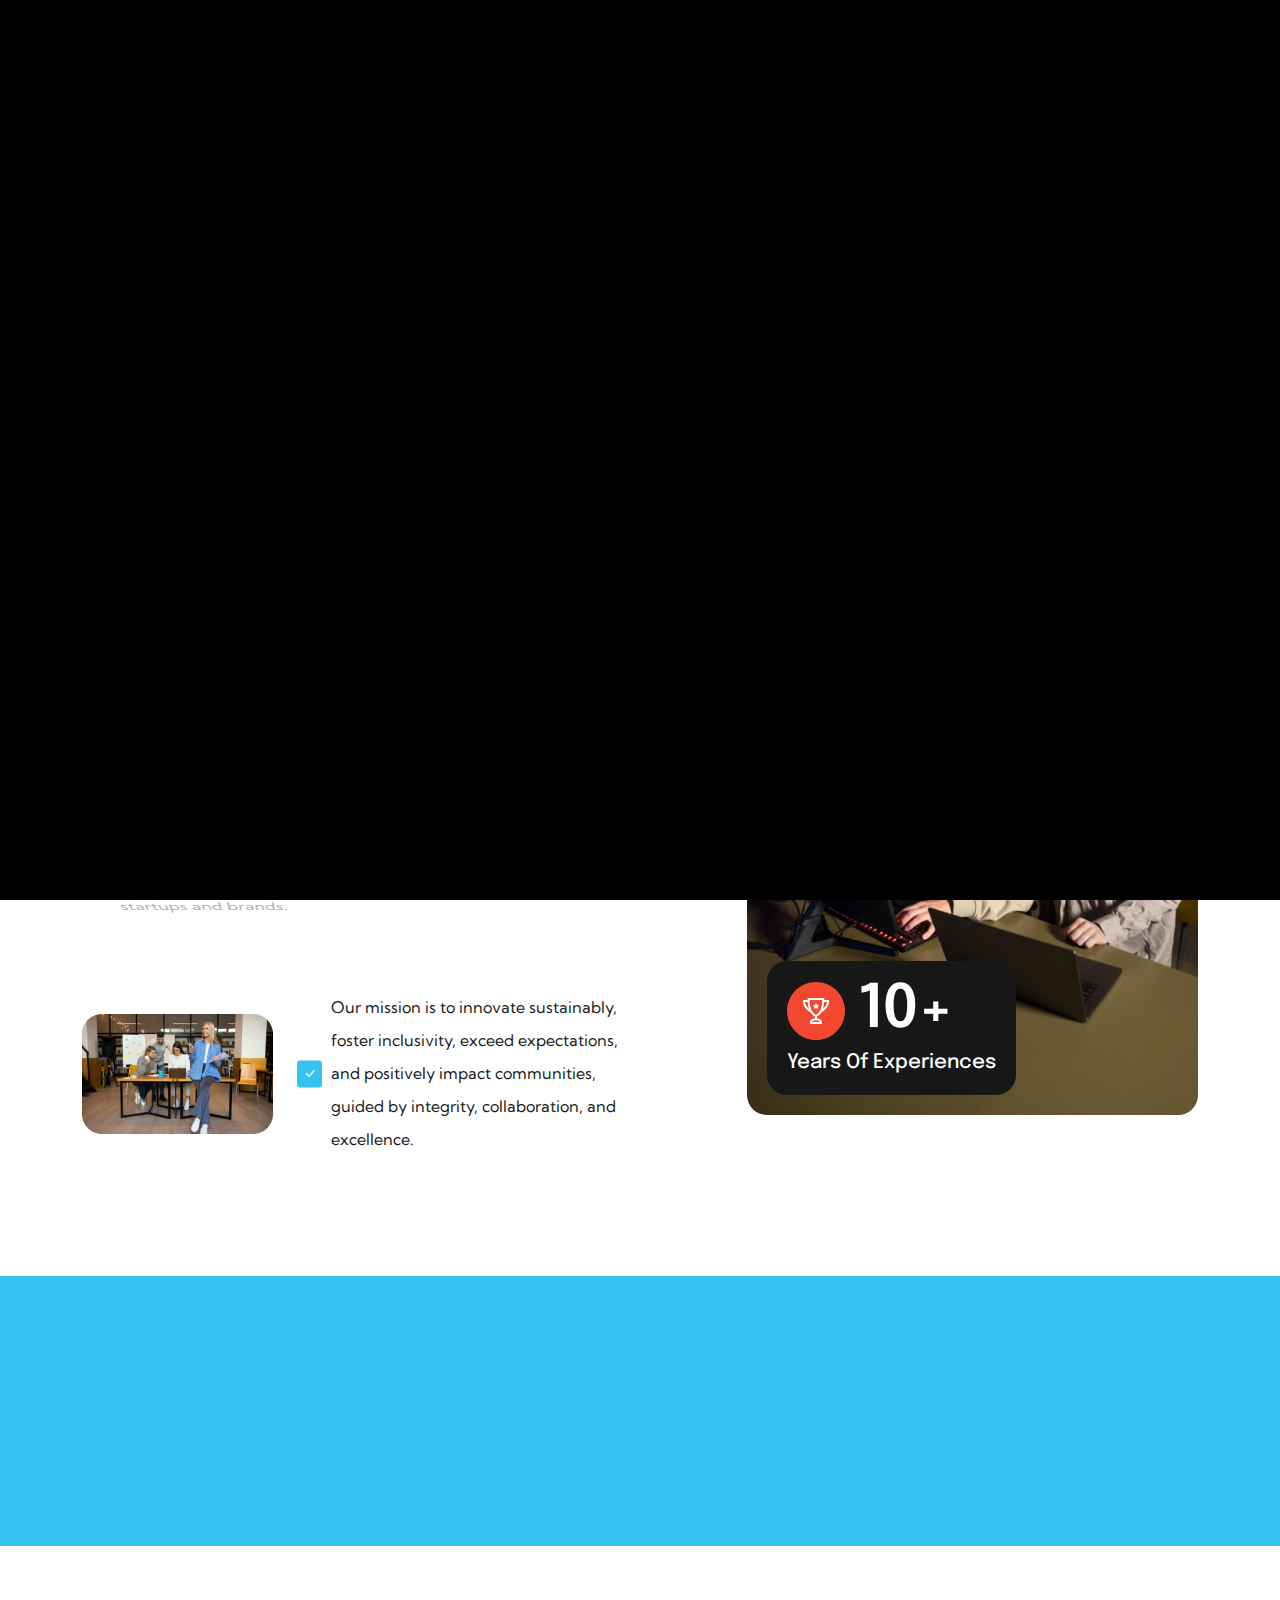
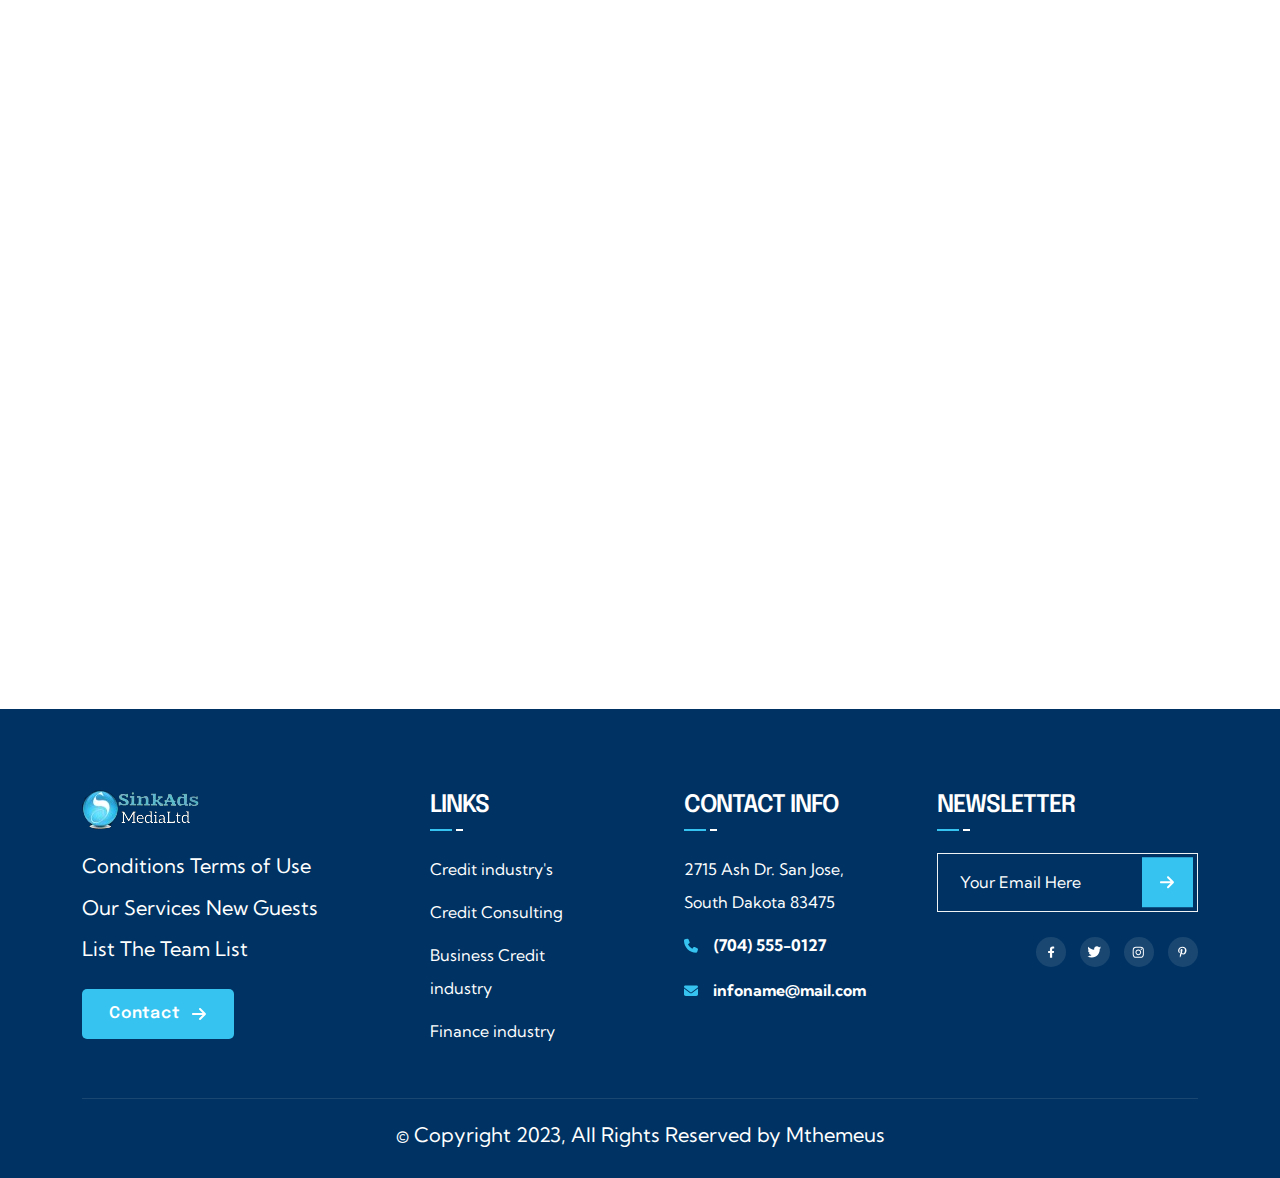
<file: about-us.html>
<!doctype html>
<html lang="en">

<head>
	<meta charset="UTF-8">
	<meta name="viewport" content="width=device-width, initial-scale=1.0, shrink-to-fit=no">
	<title>SinkAds MediaLtd</title>

	<link rel="icon" href="assets/images/fav.png" type="image/gif" sizes="20x20">

	<!-- Box Icon CSS -->
	<link rel="stylesheet" href="assets/css/boxicons.min.css">
	<!-- Bootstrap Icon CSS -->
	<link rel="stylesheet" href="assets/css/bootstrap-icons.css">
	<!-- Swiper Carousel CSS -->
	<link rel="stylesheet" href="assets/css/swiper-bundle.min.css">
	<!-- Magnific Popup CSS -->
	<link rel="stylesheet" href="assets/css/magnific-popup.css">
	<!-- Odometer CSS -->
	<link rel="stylesheet" href="assets/css/odometer.css">
	<!-- Bootstrap CSS -->
	<link rel="stylesheet" href="assets/css/bootstrap.min.css">
	<link rel="stylesheet" href="assets/css/meanmenu.min.css">


	<!-- Main CSS -->
	<link rel="stylesheet" href="assets/css/style.css">
	<!-- Responsive CSS -->
	<link rel="stylesheet" href="assets/css/responsive.css">


</head>

<body>

	<div class="cursor d-none d-lg-block"></div>

	<!-- Preloader -->

	<div id="preloader">
		<div class="loader_line"></div>
	</div>

	<!-- Preloader End -->

	<!-- back to to button start-->
	<a href="#" id="scroll-top" class="back-to-top-btn"><i class="bi bi-arrow-up"></i></a>
	<!-- back to to button end-->


	<div id="smooth-wrapper">

		<!-- Header area -->
		<header>

			<!-- Menu -->

			<div class="menu-area bg-color-black position-absolute">
				<div class="container">
					<div class="row align-items-center">
						<div class="col-lg-3 hamburger-menu position-relative">
							<div class="menu-logo-wrap">
								<a href="index.html"><img src="assets/images/logo3.png" alt="" ></a>
							</div>
						</div>
						<div class="col-lg-9">
							<div class="nav-wrap d-flex justify-content-end align-items-center">
								<div class="mainmenu text-right">
									<ul>
										<li class=""><a href="javascript:void(0)">Home</a>
											<!-- <ul>
												<li><a href="index.html">Home Version 01</a></li>
												<li><a href="home-two.html">Home Version 02</a></li>
												<li><a href="home-three.html">Home Version 03</a></li>
											</ul> -->
										</li>
										<li><a href="about-us.html">About</a></li>
										<!-- <li class="has-child-menu"><a href="javascript:void(0)">Blog</a>
											<ul>
												<li><a href="blog-classic.html">Blog Classic</a></li>
												<li><a href="blog-details.html">Blog Details</a></li>
											</ul>
										</li> -->
										<li><a href="service-one.html">Service</a></li>
										<!-- <li class="has-child-menu"><a href="javascript:void(0)">Pages</a>
											<ul>
												<li class="has-child-menu"><a href="javascript:void(0)">Service</a>
													<ul>
														<li><a href="service-one.html">Service One</a></li>
														<li><a href="service-two.html">Service Two</a></li>
														<li><a href="service-three.html">Service Three</a></li>
														<li><a href="service-details.html">Service Details</a></li>
													</ul>
												</li>
												<li class="has-child-menu"><a href="javascript:void(0)">Project</a>
													<ul>
														<li><a href="project.html">Project</a></li>
														<li><a href="project-details.html">Project Details</a></li>
													</ul>
												</li>
												<li><a href="faq.html">FAQ</a></li>
												<li><a href="team-details.html">Team Details</a></li>
											</ul>
										</li> -->
										<li><a href="contact.html">Contact</a></li>
									</ul>
									<div class="menu-btn-wrap flex-shrink-0 d-lg-none pb-5">
										<a class="common-btn white-border ms-3 mt-4" href="contact.html">
											<span>
												Get a quote
												<svg width="15" height="14" viewBox="0 0 15 14" fill="none"
													xmlns="http://www.w3.org/2000/svg">
													<path
														d="M13.6875 7.71875L8.6875 12.7188C8.3125 13.125 7.65625 13.125 7.28125 12.7188C6.875 12.3438 6.875 11.6875 7.28125 11.3125L10.5625 8H1C0.4375 8 0 7.5625 0 7C0 6.46875 0.4375 6 1 6H10.5625L7.28125 2.71875C6.875 2.34375 6.875 1.6875 7.28125 1.3125C7.65625 0.90625 8.3125 0.90625 8.6875 1.3125L13.6875 6.3125C14.0938 6.6875 14.0938 7.34375 13.6875 7.71875Z"
														fill="currentColor" />
												</svg>
											</span>
										</a>
									</div>
								</div>
								<div class="menu-btn-wrap flex-shrink-0 d-none d-lg-block">
									<a class="common-btn white-border" href="contact.html">
										<span>
											Get a quote
											<svg width="15" height="14" viewBox="0 0 15 14" fill="none"
												xmlns="http://www.w3.org/2000/svg">
												<path
													d="M13.6875 7.71875L8.6875 12.7188C8.3125 13.125 7.65625 13.125 7.28125 12.7188C6.875 12.3438 6.875 11.6875 7.28125 11.3125L10.5625 8H1C0.4375 8 0 7.5625 0 7C0 6.46875 0.4375 6 1 6H10.5625L7.28125 2.71875C6.875 2.34375 6.875 1.6875 7.28125 1.3125C7.65625 0.90625 8.3125 0.90625 8.6875 1.3125L13.6875 6.3125C14.0938 6.6875 14.0938 7.34375 13.6875 7.71875Z"
													fill="currentColor" />
											</svg>

										</span>
									</a>
								</div>
							</div>
						</div>
					</div>
				</div>
			</div>

			<!-- Menu end -->

		</header>
		<!-- Header area End -->

		<div id="smooth-content">

            <!-- Breadcrumb -->

            <div class="breadcrumb-area bg-color-black position-relative z-index-one">
                <div class="container">
                    <div class="row">
                        <div class="col-lg-12">
                            <div class="breadcrumb-info text-center">
                                <h1>About us</h1>
                                <p>
                                    <a href="index.html">Home</a>
                                    <svg width="9" height="13" viewBox="0 0 9 13" fill="none" xmlns="http://www.w3.org/2000/svg">
                                    <path d="M2 13C1.71875 13 1.46875 12.9062 1.28125 12.7188C0.875 12.3438 0.875 11.6875 1.28125 11.3125L5.5625 7L1.28125 2.71875C0.875 2.34375 0.875 1.6875 1.28125 1.3125C1.65625 0.90625 2.3125 0.90625 2.6875 1.3125L7.6875 6.3125C8.09375 6.6875 8.09375 7.34375 7.6875 7.71875L2.6875 12.7188C2.5 12.9062 2.25 13 2 13Z" fill="currentColor"/>
                                    </svg>
                                    About Us
                                </p>
                            </div>
                        </div>
                    </div>
                </div>
				<img class="position-absolute z-index-minus-one start-0 bottom-0" src="assets/images/shape/breadcrumb-sp.png" alt="">
            </div>

            <!-- Breadcrumb End -->


			<!-- About -->

			<section class="about-area pt-120 pb-120">
				<div class="container">
					<div class="row justify-content-between align-items-center">
						<div class="col-lg-6 col-xl-6 order-1 order-lg-0 mobt-35">
							<div class="section-title title-anim">
								<span>About SinkAds</span>
								<h2>Making a brighter future with clean energy</h2>
								<p>We're an experienced team of marketing individuals offering some of the best business growth services for startups and brands.</p>
							</div>
							<div class="about-list-wrap mt-lg-5 mt-3 d-flex align-items-sm-center flex-column flex-sm-row">
                                <img src="assets/images/about-info-img-1.png" alt="">
                                <ul class="check-list mt-3 mt-sm-0 ms-0 ms-sm-4">
                                    <li>Our mission is to innovate sustainably, foster inclusivity, exceed expectations, and positively impact communities, guided by integrity, collaboration, and excellence.</li>
                                </ul>
                            </div>
						</div>
						<div class="col-lg-6 col-xl-5 order-0 order-lg-1">
							<div class="about-img-wrap text-lg-end position-relative">
                                <img src="assets/images/about-img-2.png" alt="">
								<div class="about-hover-info-wrap position-absolute">
									<div class="about-hover-info d-flex align-items-center">
										<svg width="58" height="58" viewBox="0 0 58 58" fill="none" xmlns="http://www.w3.org/2000/svg">
											<path d="M29 58C45.0163 58 58 45.0163 58 29C58 12.9837 45.0163 0 29 0C12.9837 0 0 12.9837 0 29C0 45.0163 12.9837 58 29 58Z" fill="#F44730"/>
											<path d="M27.2806 24.7317L26.8825 27.0087L28.9674 25.934L31.0522 27.0087L30.6542 24.7317L32.341 23.1205L30.0103 22.788L28.9637 20.7178L27.9209 22.788L25.5938 23.1205L27.2806 24.7317Z" fill="white"/>
											<path d="M37.2536 17.9783C37.2566 17.6516 37.2566 17.3304 37.2536 17.0146V16H20.6194V17.0146C20.6194 17.3304 20.6194 17.6516 20.6194 17.9783H16.0034V18.9929C15.9433 21.3969 16.6766 23.7538 18.0901 25.6992C19.2354 27.1502 20.5886 28.4242 22.1059 29.48C22.8443 30.0046 23.538 30.5895 24.1798 31.2288C25.2197 32.5973 26.4865 33.7774 27.925 34.7181V36.3931H27.4177C26.2076 36.3943 25.0474 36.8753 24.1914 37.7307C23.3355 38.5862 22.8537 39.7461 22.8518 40.9562V41.9709H35.0257V40.9562C35.0245 39.7456 34.5431 38.585 33.6871 37.729C32.831 36.873 31.6704 36.3915 30.4598 36.3903H29.9525V34.7181C31.3885 33.7791 32.6533 32.6014 33.6923 31.236C34.3454 30.5883 35.0523 29.9972 35.8054 29.4691C37.337 28.4174 38.7054 27.1459 39.8667 25.6956C41.2952 23.7577 42.0383 21.3997 41.9788 18.9929V17.9783H37.2536ZM18.0764 20.0076H20.6804C20.7537 22.0965 21.0828 24.1686 21.6605 26.1774C21.7106 26.3423 21.7634 26.5062 21.8171 26.6683C20.7597 25.8842 19.8798 24.8855 19.2351 23.7376C18.5905 22.5897 18.1956 21.3186 18.0764 20.0076ZM30.4635 38.4214C30.9568 38.422 31.4394 38.5662 31.8522 38.8365C32.2649 39.1068 32.5901 39.4914 32.7878 39.9434H25.0924C25.2902 39.4914 25.6153 39.1068 26.0281 38.8365C26.4409 38.5662 26.9234 38.422 27.4168 38.4214H30.4635ZM32.1849 29.8835C31.9932 30.0909 31.8164 30.3116 31.6557 30.5438C30.8661 31.4706 29.951 32.2827 28.9369 32.9566C27.9234 32.2837 27.0087 31.4729 26.2191 30.5475C26.0561 30.3121 25.8768 30.0884 25.6826 29.878C23.1524 26.4279 22.7079 22.1024 22.6523 18.0293H35.2215C35.1696 22.1106 34.7242 26.4352 32.1822 29.8835H32.1849ZM36.0413 26.7148C36.1014 26.5372 36.1588 26.3587 36.2143 26.1774C36.793 24.1687 37.123 22.0966 37.1971 20.0076H39.9022C39.7738 21.3361 39.3629 22.6219 38.697 23.7787C38.0311 24.9354 37.1256 25.9365 36.0413 26.7148Z" fill="white"/>
										</svg>
										<h2>10+</h2>
									</div>
									<h3>Years Of Experiences</h3>
								</div>
                            </div>
						</div>
					</div>
				</div>
			</section>

			<!-- About End -->


            <!-- Brand -->

            <div class="brand-area bg-orange">
                <div class="container">
                    <div class="row">
                        <div class="col-lg-12">
                            <div class="brand-item-wrap d-flex flex-wrap">
                                <div class="item fade_left">
                                    <img src="assets/images/brand/brand-1.svg" alt="">
                                </div>
                                <div class="item fade_left">
                                    <img src="assets/images/brand/brand-2.svg" alt="">
                                </div>
                                <div class="item fade_left">
                                    <img src="assets/images/brand/brand-3.svg" alt="">
                                </div>
                                <div class="item fade_left">
                                    <img src="assets/images/brand/brand-4.svg" alt="">
                                </div>
                                <div class="item fade_left">
                                    <img src="assets/images/brand/brand-5.svg" alt="">
                                </div>
                            </div>
                        </div>
                    </div>
                </div>
            </div>

            <!-- Brand End -->
            

			<!-- Team -->

			<section class="team-two-area pb-96">
				<div class="container">
					<div class="row justify-content-center">
						<div class="col-lg-6">
							<div class="section-title text-center title-anim">
								<span>Professional People</span>
								<h2>Meet our team members</h2>
							</div>
						</div>
					</div>
					<div class="row mt-60 justify-content-center">
						<div class="col-xl-3 col-lg-4 col-md-6 fade_left">
							<div class="team-two-box">
								<div class="team-two-img-wrap overflow-hidden position-relative">
									<a href="team-details.html"><img class="w-100" src="assets/images/team/team-two-1.png" alt=""></a>
									<ul class="team-two-hover-info position-absolute">
										<li>
											<a href="#">
												<svg width="10" height="17" viewBox="0 0 10 17" fill="none" xmlns="http://www.w3.org/2000/svg">
													<path d="M8.97656 9.81641H6.63281V16.8164H3.50781V9.81641H0.945312V6.94141H3.50781V4.72266C3.50781 2.22266 5.00781 0.816406 7.28906 0.816406C8.38281 0.816406 9.53906 1.03516 9.53906 1.03516V3.50391H8.25781C7.00781 3.50391 6.63281 4.25391 6.63281 5.06641V6.94141H9.41406L8.97656 9.81641Z" fill="currentColor"></path>
												</svg>
											</a>
										</li>
										<li>
											<a href="#">
												<svg width="17" height="14" viewBox="0 0 17 14" fill="none" xmlns="http://www.w3.org/2000/svg">
													<path d="M14.6016 3.56641C14.6016 3.72266 14.6016 3.84766 14.6016 4.00391C14.6016 8.34766 11.3203 13.3164 5.28906 13.3164C3.41406 13.3164 1.69531 12.7852 0.257812 11.8477C0.507812 11.8789 0.757812 11.9102 1.03906 11.9102C2.57031 11.9102 3.97656 11.3789 5.10156 10.5039C3.66406 10.4727 2.44531 9.53516 2.03906 8.22266C2.25781 8.25391 2.44531 8.28516 2.66406 8.28516C2.94531 8.28516 3.25781 8.22266 3.50781 8.16016C2.00781 7.84766 0.882812 6.53516 0.882812 4.94141V4.91016C1.32031 5.16016 1.85156 5.28516 2.38281 5.31641C1.47656 4.72266 0.914062 3.72266 0.914062 2.59766C0.914062 1.97266 1.07031 1.41016 1.35156 0.941406C2.97656 2.91016 5.41406 4.22266 8.13281 4.37891C8.07031 4.12891 8.03906 3.87891 8.03906 3.62891C8.03906 1.81641 9.50781 0.347656 11.3203 0.347656C12.2578 0.347656 13.1016 0.722656 13.7266 1.37891C14.4453 1.22266 15.1641 0.941406 15.7891 0.566406C15.5391 1.34766 15.0391 1.97266 14.3516 2.37891C15.0078 2.31641 15.6641 2.12891 16.2266 1.87891C15.7891 2.53516 15.2266 3.09766 14.6016 3.56641Z" fill="currentColor"></path>
												</svg>
											</a>
										</li>
										<li>
											<a href="#">
												<svg width="15" height="15" viewBox="0 0 15 15" fill="none" xmlns="http://www.w3.org/2000/svg">
													<path d="M7.25781 4.22266C9.22656 4.22266 10.8516 5.84766 10.8516 7.81641C10.8516 9.81641 9.22656 11.4102 7.25781 11.4102C5.25781 11.4102 3.66406 9.81641 3.66406 7.81641C3.66406 5.84766 5.25781 4.22266 7.25781 4.22266ZM7.25781 10.1602C8.53906 10.1602 9.57031 9.12891 9.57031 7.81641C9.57031 6.53516 8.53906 5.50391 7.25781 5.50391C5.94531 5.50391 4.91406 6.53516 4.91406 7.81641C4.91406 9.12891 5.97656 10.1602 7.25781 10.1602ZM11.8203 4.09766C11.8203 3.62891 11.4453 3.25391 10.9766 3.25391C10.5078 3.25391 10.1328 3.62891 10.1328 4.09766C10.1328 4.56641 10.5078 4.94141 10.9766 4.94141C11.4453 4.94141 11.8203 4.56641 11.8203 4.09766ZM14.1953 4.94141C14.2578 6.09766 14.2578 9.56641 14.1953 10.7227C14.1328 11.8477 13.8828 12.8164 13.0703 13.6602C12.2578 14.4727 11.2578 14.7227 10.1328 14.7852C8.97656 14.8477 5.50781 14.8477 4.35156 14.7852C3.22656 14.7227 2.25781 14.4727 1.41406 13.6602C0.601562 12.8164 0.351562 11.8477 0.289062 10.7227C0.226562 9.56641 0.226562 6.09766 0.289062 4.94141C0.351562 3.81641 0.601562 2.81641 1.41406 2.00391C2.25781 1.19141 3.22656 0.941406 4.35156 0.878906C5.50781 0.816406 8.97656 0.816406 10.1328 0.878906C11.2578 0.941406 12.2578 1.19141 13.0703 2.00391C13.8828 2.81641 14.1328 3.81641 14.1953 4.94141ZM12.6953 11.9414C13.0703 11.0352 12.9766 8.84766 12.9766 7.81641C12.9766 6.81641 13.0703 4.62891 12.6953 3.69141C12.4453 3.09766 11.9766 2.59766 11.3828 2.37891C10.4453 2.00391 8.25781 2.09766 7.25781 2.09766C6.22656 2.09766 4.03906 2.00391 3.13281 2.37891C2.50781 2.62891 2.03906 3.09766 1.78906 3.69141C1.41406 4.62891 1.50781 6.81641 1.50781 7.81641C1.50781 8.84766 1.41406 11.0352 1.78906 11.9414C2.03906 12.5664 2.50781 13.0352 3.13281 13.2852C4.03906 13.6602 6.22656 13.5664 7.25781 13.5664C8.25781 13.5664 10.4453 13.6602 11.3828 13.2852C11.9766 13.0352 12.4766 12.5664 12.6953 11.9414Z" fill="currentColor"></path>
												</svg>
											</a>
										</li>
										<li>
											<a href="#">
												<svg width="15" height="15" viewBox="0 0 15 15" fill="none" xmlns="http://www.w3.org/2000/svg">
													<path d="M13.2578 0.816406C13.7891 0.816406 14.2578 1.28516 14.2578 1.84766V13.8164C14.2578 14.3789 13.7891 14.8164 13.2578 14.8164H1.22656C0.695312 14.8164 0.257812 14.3789 0.257812 13.8164V1.84766C0.257812 1.28516 0.695312 0.816406 1.22656 0.816406H13.2578ZM4.47656 12.8164V6.16016H2.41406V12.8164H4.47656ZM3.44531 5.22266C4.10156 5.22266 4.63281 4.69141 4.63281 4.03516C4.63281 3.37891 4.10156 2.81641 3.44531 2.81641C2.75781 2.81641 2.22656 3.37891 2.22656 4.03516C2.22656 4.69141 2.75781 5.22266 3.44531 5.22266ZM12.2578 12.8164V9.16016C12.2578 7.37891 11.8516 5.97266 9.75781 5.97266C8.75781 5.97266 8.07031 6.53516 7.78906 7.06641H7.75781V6.16016H5.78906V12.8164H7.85156V9.53516C7.85156 8.66016 8.00781 7.81641 9.10156 7.81641C10.1641 7.81641 10.1641 8.81641 10.1641 9.56641V12.8164H12.2578Z" fill="currentColor"></path>
												</svg>
											</a>
										</li>
									</ul>
								</div>
								<div class="team-two-info text-center">
									<p>UI UX Designer</p>
									<h2><a href="team-details.html">Devon Lane</a></h2>
								</div>
							</div>
						</div>
						<div class="col-xl-3 col-lg-4 col-md-6 fade_left">
							<div class="team-two-box">
								<div class="team-two-img-wrap overflow-hidden position-relative">
									<a href="team-details.html"><img class="w-100" src="assets/images/team/team-two-1.png" alt=""></a>
									<ul class="team-two-hover-info position-absolute">
										<li>
											<a href="#">
												<svg width="10" height="17" viewBox="0 0 10 17" fill="none" xmlns="http://www.w3.org/2000/svg">
													<path d="M8.97656 9.81641H6.63281V16.8164H3.50781V9.81641H0.945312V6.94141H3.50781V4.72266C3.50781 2.22266 5.00781 0.816406 7.28906 0.816406C8.38281 0.816406 9.53906 1.03516 9.53906 1.03516V3.50391H8.25781C7.00781 3.50391 6.63281 4.25391 6.63281 5.06641V6.94141H9.41406L8.97656 9.81641Z" fill="currentColor"></path>
												</svg>
											</a>
										</li>
										<li>
											<a href="#">
												<svg width="17" height="14" viewBox="0 0 17 14" fill="none" xmlns="http://www.w3.org/2000/svg">
													<path d="M14.6016 3.56641C14.6016 3.72266 14.6016 3.84766 14.6016 4.00391C14.6016 8.34766 11.3203 13.3164 5.28906 13.3164C3.41406 13.3164 1.69531 12.7852 0.257812 11.8477C0.507812 11.8789 0.757812 11.9102 1.03906 11.9102C2.57031 11.9102 3.97656 11.3789 5.10156 10.5039C3.66406 10.4727 2.44531 9.53516 2.03906 8.22266C2.25781 8.25391 2.44531 8.28516 2.66406 8.28516C2.94531 8.28516 3.25781 8.22266 3.50781 8.16016C2.00781 7.84766 0.882812 6.53516 0.882812 4.94141V4.91016C1.32031 5.16016 1.85156 5.28516 2.38281 5.31641C1.47656 4.72266 0.914062 3.72266 0.914062 2.59766C0.914062 1.97266 1.07031 1.41016 1.35156 0.941406C2.97656 2.91016 5.41406 4.22266 8.13281 4.37891C8.07031 4.12891 8.03906 3.87891 8.03906 3.62891C8.03906 1.81641 9.50781 0.347656 11.3203 0.347656C12.2578 0.347656 13.1016 0.722656 13.7266 1.37891C14.4453 1.22266 15.1641 0.941406 15.7891 0.566406C15.5391 1.34766 15.0391 1.97266 14.3516 2.37891C15.0078 2.31641 15.6641 2.12891 16.2266 1.87891C15.7891 2.53516 15.2266 3.09766 14.6016 3.56641Z" fill="currentColor"></path>
												</svg>
											</a>
										</li>
										<li>
											<a href="#">
												<svg width="15" height="15" viewBox="0 0 15 15" fill="none" xmlns="http://www.w3.org/2000/svg">
													<path d="M7.25781 4.22266C9.22656 4.22266 10.8516 5.84766 10.8516 7.81641C10.8516 9.81641 9.22656 11.4102 7.25781 11.4102C5.25781 11.4102 3.66406 9.81641 3.66406 7.81641C3.66406 5.84766 5.25781 4.22266 7.25781 4.22266ZM7.25781 10.1602C8.53906 10.1602 9.57031 9.12891 9.57031 7.81641C9.57031 6.53516 8.53906 5.50391 7.25781 5.50391C5.94531 5.50391 4.91406 6.53516 4.91406 7.81641C4.91406 9.12891 5.97656 10.1602 7.25781 10.1602ZM11.8203 4.09766C11.8203 3.62891 11.4453 3.25391 10.9766 3.25391C10.5078 3.25391 10.1328 3.62891 10.1328 4.09766C10.1328 4.56641 10.5078 4.94141 10.9766 4.94141C11.4453 4.94141 11.8203 4.56641 11.8203 4.09766ZM14.1953 4.94141C14.2578 6.09766 14.2578 9.56641 14.1953 10.7227C14.1328 11.8477 13.8828 12.8164 13.0703 13.6602C12.2578 14.4727 11.2578 14.7227 10.1328 14.7852C8.97656 14.8477 5.50781 14.8477 4.35156 14.7852C3.22656 14.7227 2.25781 14.4727 1.41406 13.6602C0.601562 12.8164 0.351562 11.8477 0.289062 10.7227C0.226562 9.56641 0.226562 6.09766 0.289062 4.94141C0.351562 3.81641 0.601562 2.81641 1.41406 2.00391C2.25781 1.19141 3.22656 0.941406 4.35156 0.878906C5.50781 0.816406 8.97656 0.816406 10.1328 0.878906C11.2578 0.941406 12.2578 1.19141 13.0703 2.00391C13.8828 2.81641 14.1328 3.81641 14.1953 4.94141ZM12.6953 11.9414C13.0703 11.0352 12.9766 8.84766 12.9766 7.81641C12.9766 6.81641 13.0703 4.62891 12.6953 3.69141C12.4453 3.09766 11.9766 2.59766 11.3828 2.37891C10.4453 2.00391 8.25781 2.09766 7.25781 2.09766C6.22656 2.09766 4.03906 2.00391 3.13281 2.37891C2.50781 2.62891 2.03906 3.09766 1.78906 3.69141C1.41406 4.62891 1.50781 6.81641 1.50781 7.81641C1.50781 8.84766 1.41406 11.0352 1.78906 11.9414C2.03906 12.5664 2.50781 13.0352 3.13281 13.2852C4.03906 13.6602 6.22656 13.5664 7.25781 13.5664C8.25781 13.5664 10.4453 13.6602 11.3828 13.2852C11.9766 13.0352 12.4766 12.5664 12.6953 11.9414Z" fill="currentColor"></path>
												</svg>
											</a>
										</li>
										<li>
											<a href="#">
												<svg width="15" height="15" viewBox="0 0 15 15" fill="none" xmlns="http://www.w3.org/2000/svg">
													<path d="M13.2578 0.816406C13.7891 0.816406 14.2578 1.28516 14.2578 1.84766V13.8164C14.2578 14.3789 13.7891 14.8164 13.2578 14.8164H1.22656C0.695312 14.8164 0.257812 14.3789 0.257812 13.8164V1.84766C0.257812 1.28516 0.695312 0.816406 1.22656 0.816406H13.2578ZM4.47656 12.8164V6.16016H2.41406V12.8164H4.47656ZM3.44531 5.22266C4.10156 5.22266 4.63281 4.69141 4.63281 4.03516C4.63281 3.37891 4.10156 2.81641 3.44531 2.81641C2.75781 2.81641 2.22656 3.37891 2.22656 4.03516C2.22656 4.69141 2.75781 5.22266 3.44531 5.22266ZM12.2578 12.8164V9.16016C12.2578 7.37891 11.8516 5.97266 9.75781 5.97266C8.75781 5.97266 8.07031 6.53516 7.78906 7.06641H7.75781V6.16016H5.78906V12.8164H7.85156V9.53516C7.85156 8.66016 8.00781 7.81641 9.10156 7.81641C10.1641 7.81641 10.1641 8.81641 10.1641 9.56641V12.8164H12.2578Z" fill="currentColor"></path>
												</svg>
											</a>
										</li>
									</ul>
								</div>
								<div class="team-two-info text-center">
									<p>UI UX Designer</p>
									<h2><a href="team-details.html">Bessie Cooper</a></h2>
								</div>
							</div>
						</div>
						<div class="col-xl-3 col-lg-4 col-md-6 fade_left">
							<div class="team-two-box">
								<div class="team-two-img-wrap overflow-hidden position-relative">
									<a href="team-details.html"><img class="w-100" src="assets/images/team/team-two-1.png" alt=""></a>
									<ul class="team-two-hover-info position-absolute">
										<li>
											<a href="#">
												<svg width="10" height="17" viewBox="0 0 10 17" fill="none" xmlns="http://www.w3.org/2000/svg">
													<path d="M8.97656 9.81641H6.63281V16.8164H3.50781V9.81641H0.945312V6.94141H3.50781V4.72266C3.50781 2.22266 5.00781 0.816406 7.28906 0.816406C8.38281 0.816406 9.53906 1.03516 9.53906 1.03516V3.50391H8.25781C7.00781 3.50391 6.63281 4.25391 6.63281 5.06641V6.94141H9.41406L8.97656 9.81641Z" fill="currentColor"></path>
												</svg>
											</a>
										</li>
										<li>
											<a href="#">
												<svg width="17" height="14" viewBox="0 0 17 14" fill="none" xmlns="http://www.w3.org/2000/svg">
													<path d="M14.6016 3.56641C14.6016 3.72266 14.6016 3.84766 14.6016 4.00391C14.6016 8.34766 11.3203 13.3164 5.28906 13.3164C3.41406 13.3164 1.69531 12.7852 0.257812 11.8477C0.507812 11.8789 0.757812 11.9102 1.03906 11.9102C2.57031 11.9102 3.97656 11.3789 5.10156 10.5039C3.66406 10.4727 2.44531 9.53516 2.03906 8.22266C2.25781 8.25391 2.44531 8.28516 2.66406 8.28516C2.94531 8.28516 3.25781 8.22266 3.50781 8.16016C2.00781 7.84766 0.882812 6.53516 0.882812 4.94141V4.91016C1.32031 5.16016 1.85156 5.28516 2.38281 5.31641C1.47656 4.72266 0.914062 3.72266 0.914062 2.59766C0.914062 1.97266 1.07031 1.41016 1.35156 0.941406C2.97656 2.91016 5.41406 4.22266 8.13281 4.37891C8.07031 4.12891 8.03906 3.87891 8.03906 3.62891C8.03906 1.81641 9.50781 0.347656 11.3203 0.347656C12.2578 0.347656 13.1016 0.722656 13.7266 1.37891C14.4453 1.22266 15.1641 0.941406 15.7891 0.566406C15.5391 1.34766 15.0391 1.97266 14.3516 2.37891C15.0078 2.31641 15.6641 2.12891 16.2266 1.87891C15.7891 2.53516 15.2266 3.09766 14.6016 3.56641Z" fill="currentColor"></path>
												</svg>
											</a>
										</li>
										<li>
											<a href="#">
												<svg width="15" height="15" viewBox="0 0 15 15" fill="none" xmlns="http://www.w3.org/2000/svg">
													<path d="M7.25781 4.22266C9.22656 4.22266 10.8516 5.84766 10.8516 7.81641C10.8516 9.81641 9.22656 11.4102 7.25781 11.4102C5.25781 11.4102 3.66406 9.81641 3.66406 7.81641C3.66406 5.84766 5.25781 4.22266 7.25781 4.22266ZM7.25781 10.1602C8.53906 10.1602 9.57031 9.12891 9.57031 7.81641C9.57031 6.53516 8.53906 5.50391 7.25781 5.50391C5.94531 5.50391 4.91406 6.53516 4.91406 7.81641C4.91406 9.12891 5.97656 10.1602 7.25781 10.1602ZM11.8203 4.09766C11.8203 3.62891 11.4453 3.25391 10.9766 3.25391C10.5078 3.25391 10.1328 3.62891 10.1328 4.09766C10.1328 4.56641 10.5078 4.94141 10.9766 4.94141C11.4453 4.94141 11.8203 4.56641 11.8203 4.09766ZM14.1953 4.94141C14.2578 6.09766 14.2578 9.56641 14.1953 10.7227C14.1328 11.8477 13.8828 12.8164 13.0703 13.6602C12.2578 14.4727 11.2578 14.7227 10.1328 14.7852C8.97656 14.8477 5.50781 14.8477 4.35156 14.7852C3.22656 14.7227 2.25781 14.4727 1.41406 13.6602C0.601562 12.8164 0.351562 11.8477 0.289062 10.7227C0.226562 9.56641 0.226562 6.09766 0.289062 4.94141C0.351562 3.81641 0.601562 2.81641 1.41406 2.00391C2.25781 1.19141 3.22656 0.941406 4.35156 0.878906C5.50781 0.816406 8.97656 0.816406 10.1328 0.878906C11.2578 0.941406 12.2578 1.19141 13.0703 2.00391C13.8828 2.81641 14.1328 3.81641 14.1953 4.94141ZM12.6953 11.9414C13.0703 11.0352 12.9766 8.84766 12.9766 7.81641C12.9766 6.81641 13.0703 4.62891 12.6953 3.69141C12.4453 3.09766 11.9766 2.59766 11.3828 2.37891C10.4453 2.00391 8.25781 2.09766 7.25781 2.09766C6.22656 2.09766 4.03906 2.00391 3.13281 2.37891C2.50781 2.62891 2.03906 3.09766 1.78906 3.69141C1.41406 4.62891 1.50781 6.81641 1.50781 7.81641C1.50781 8.84766 1.41406 11.0352 1.78906 11.9414C2.03906 12.5664 2.50781 13.0352 3.13281 13.2852C4.03906 13.6602 6.22656 13.5664 7.25781 13.5664C8.25781 13.5664 10.4453 13.6602 11.3828 13.2852C11.9766 13.0352 12.4766 12.5664 12.6953 11.9414Z" fill="currentColor"></path>
												</svg>
											</a>
										</li>
										<li>
											<a href="#">
												<svg width="15" height="15" viewBox="0 0 15 15" fill="none" xmlns="http://www.w3.org/2000/svg">
													<path d="M13.2578 0.816406C13.7891 0.816406 14.2578 1.28516 14.2578 1.84766V13.8164C14.2578 14.3789 13.7891 14.8164 13.2578 14.8164H1.22656C0.695312 14.8164 0.257812 14.3789 0.257812 13.8164V1.84766C0.257812 1.28516 0.695312 0.816406 1.22656 0.816406H13.2578ZM4.47656 12.8164V6.16016H2.41406V12.8164H4.47656ZM3.44531 5.22266C4.10156 5.22266 4.63281 4.69141 4.63281 4.03516C4.63281 3.37891 4.10156 2.81641 3.44531 2.81641C2.75781 2.81641 2.22656 3.37891 2.22656 4.03516C2.22656 4.69141 2.75781 5.22266 3.44531 5.22266ZM12.2578 12.8164V9.16016C12.2578 7.37891 11.8516 5.97266 9.75781 5.97266C8.75781 5.97266 8.07031 6.53516 7.78906 7.06641H7.75781V6.16016H5.78906V12.8164H7.85156V9.53516C7.85156 8.66016 8.00781 7.81641 9.10156 7.81641C10.1641 7.81641 10.1641 8.81641 10.1641 9.56641V12.8164H12.2578Z" fill="currentColor"></path>
												</svg>
											</a>
										</li>
									</ul>
								</div>
								<div class="team-two-info text-center">
									<p>UI UX Designer</p>
									<h2><a href="team-details.html">Wade Warren</a></h2>
								</div>
							</div>
						</div>
						<div class="col-xl-3 col-lg-4 col-md-6 fade_left">
							<div class="team-two-box">
								<div class="team-two-img-wrap overflow-hidden position-relative">
									<a href="team-details.html"><img class="w-100" src="assets/images/team/team-two-1.png" alt=""></a>
									<ul class="team-two-hover-info position-absolute">
										<li>
											<a href="#">
												<svg width="10" height="17" viewBox="0 0 10 17" fill="none" xmlns="http://www.w3.org/2000/svg">
													<path d="M8.97656 9.81641H6.63281V16.8164H3.50781V9.81641H0.945312V6.94141H3.50781V4.72266C3.50781 2.22266 5.00781 0.816406 7.28906 0.816406C8.38281 0.816406 9.53906 1.03516 9.53906 1.03516V3.50391H8.25781C7.00781 3.50391 6.63281 4.25391 6.63281 5.06641V6.94141H9.41406L8.97656 9.81641Z" fill="currentColor"></path>
												</svg>
											</a>
										</li>
										<li>
											<a href="#">
												<svg width="17" height="14" viewBox="0 0 17 14" fill="none" xmlns="http://www.w3.org/2000/svg">
													<path d="M14.6016 3.56641C14.6016 3.72266 14.6016 3.84766 14.6016 4.00391C14.6016 8.34766 11.3203 13.3164 5.28906 13.3164C3.41406 13.3164 1.69531 12.7852 0.257812 11.8477C0.507812 11.8789 0.757812 11.9102 1.03906 11.9102C2.57031 11.9102 3.97656 11.3789 5.10156 10.5039C3.66406 10.4727 2.44531 9.53516 2.03906 8.22266C2.25781 8.25391 2.44531 8.28516 2.66406 8.28516C2.94531 8.28516 3.25781 8.22266 3.50781 8.16016C2.00781 7.84766 0.882812 6.53516 0.882812 4.94141V4.91016C1.32031 5.16016 1.85156 5.28516 2.38281 5.31641C1.47656 4.72266 0.914062 3.72266 0.914062 2.59766C0.914062 1.97266 1.07031 1.41016 1.35156 0.941406C2.97656 2.91016 5.41406 4.22266 8.13281 4.37891C8.07031 4.12891 8.03906 3.87891 8.03906 3.62891C8.03906 1.81641 9.50781 0.347656 11.3203 0.347656C12.2578 0.347656 13.1016 0.722656 13.7266 1.37891C14.4453 1.22266 15.1641 0.941406 15.7891 0.566406C15.5391 1.34766 15.0391 1.97266 14.3516 2.37891C15.0078 2.31641 15.6641 2.12891 16.2266 1.87891C15.7891 2.53516 15.2266 3.09766 14.6016 3.56641Z" fill="currentColor"></path>
												</svg>
											</a>
										</li>
										<li>
											<a href="#">
												<svg width="15" height="15" viewBox="0 0 15 15" fill="none" xmlns="http://www.w3.org/2000/svg">
													<path d="M7.25781 4.22266C9.22656 4.22266 10.8516 5.84766 10.8516 7.81641C10.8516 9.81641 9.22656 11.4102 7.25781 11.4102C5.25781 11.4102 3.66406 9.81641 3.66406 7.81641C3.66406 5.84766 5.25781 4.22266 7.25781 4.22266ZM7.25781 10.1602C8.53906 10.1602 9.57031 9.12891 9.57031 7.81641C9.57031 6.53516 8.53906 5.50391 7.25781 5.50391C5.94531 5.50391 4.91406 6.53516 4.91406 7.81641C4.91406 9.12891 5.97656 10.1602 7.25781 10.1602ZM11.8203 4.09766C11.8203 3.62891 11.4453 3.25391 10.9766 3.25391C10.5078 3.25391 10.1328 3.62891 10.1328 4.09766C10.1328 4.56641 10.5078 4.94141 10.9766 4.94141C11.4453 4.94141 11.8203 4.56641 11.8203 4.09766ZM14.1953 4.94141C14.2578 6.09766 14.2578 9.56641 14.1953 10.7227C14.1328 11.8477 13.8828 12.8164 13.0703 13.6602C12.2578 14.4727 11.2578 14.7227 10.1328 14.7852C8.97656 14.8477 5.50781 14.8477 4.35156 14.7852C3.22656 14.7227 2.25781 14.4727 1.41406 13.6602C0.601562 12.8164 0.351562 11.8477 0.289062 10.7227C0.226562 9.56641 0.226562 6.09766 0.289062 4.94141C0.351562 3.81641 0.601562 2.81641 1.41406 2.00391C2.25781 1.19141 3.22656 0.941406 4.35156 0.878906C5.50781 0.816406 8.97656 0.816406 10.1328 0.878906C11.2578 0.941406 12.2578 1.19141 13.0703 2.00391C13.8828 2.81641 14.1328 3.81641 14.1953 4.94141ZM12.6953 11.9414C13.0703 11.0352 12.9766 8.84766 12.9766 7.81641C12.9766 6.81641 13.0703 4.62891 12.6953 3.69141C12.4453 3.09766 11.9766 2.59766 11.3828 2.37891C10.4453 2.00391 8.25781 2.09766 7.25781 2.09766C6.22656 2.09766 4.03906 2.00391 3.13281 2.37891C2.50781 2.62891 2.03906 3.09766 1.78906 3.69141C1.41406 4.62891 1.50781 6.81641 1.50781 7.81641C1.50781 8.84766 1.41406 11.0352 1.78906 11.9414C2.03906 12.5664 2.50781 13.0352 3.13281 13.2852C4.03906 13.6602 6.22656 13.5664 7.25781 13.5664C8.25781 13.5664 10.4453 13.6602 11.3828 13.2852C11.9766 13.0352 12.4766 12.5664 12.6953 11.9414Z" fill="currentColor"></path>
												</svg>
											</a>
										</li>
										<li>
											<a href="#">
												<svg width="15" height="15" viewBox="0 0 15 15" fill="none" xmlns="http://www.w3.org/2000/svg">
													<path d="M13.2578 0.816406C13.7891 0.816406 14.2578 1.28516 14.2578 1.84766V13.8164C14.2578 14.3789 13.7891 14.8164 13.2578 14.8164H1.22656C0.695312 14.8164 0.257812 14.3789 0.257812 13.8164V1.84766C0.257812 1.28516 0.695312 0.816406 1.22656 0.816406H13.2578ZM4.47656 12.8164V6.16016H2.41406V12.8164H4.47656ZM3.44531 5.22266C4.10156 5.22266 4.63281 4.69141 4.63281 4.03516C4.63281 3.37891 4.10156 2.81641 3.44531 2.81641C2.75781 2.81641 2.22656 3.37891 2.22656 4.03516C2.22656 4.69141 2.75781 5.22266 3.44531 5.22266ZM12.2578 12.8164V9.16016C12.2578 7.37891 11.8516 5.97266 9.75781 5.97266C8.75781 5.97266 8.07031 6.53516 7.78906 7.06641H7.75781V6.16016H5.78906V12.8164H7.85156V9.53516C7.85156 8.66016 8.00781 7.81641 9.10156 7.81641C10.1641 7.81641 10.1641 8.81641 10.1641 9.56641V12.8164H12.2578Z" fill="currentColor"></path>
												</svg>
											</a>
										</li>
									</ul>
								</div>
								<div class="team-two-info text-center">
									<p>UI UX Designer</p>
									<h2><a href="team-details.html">Savannah Nguyen</a></h2>
								</div>
							</div>
						</div>
					</div>
				</div>
			</section>

			<!-- Team End -->


			<!-- Footer -->

			<section class="footer-area bg-color-black">
				<div class="container">
					<div class="row justify-content-between">
						<div class="col-xl-3 col-lg-3 col-sm-12">
							<div class="footer-widget footer-black">
								<div class="footer-desc-wrap">
									<a href="index.html"><img src="assets/images/logo3.png" alt=""></a>
									<p class="footer-desc">Conditions Terms of Use Our Services New Guests List The Team
										List</p>
									<div class="footer-btn-wrap">
										<a class="common-btn" href="contact.html">
											<span>
												Contact
												<svg width="15" height="14" viewBox="0 0 15 14" fill="none"
													xmlns="http://www.w3.org/2000/svg">
													<path
														d="M13.6875 7.71875L8.6875 12.7188C8.3125 13.125 7.65625 13.125 7.28125 12.7188C6.875 12.3438 6.875 11.6875 7.28125 11.3125L10.5625 8H1C0.4375 8 0 7.5625 0 7C0 6.46875 0.4375 6 1 6H10.5625L7.28125 2.71875C6.875 2.34375 6.875 1.6875 7.28125 1.3125C7.65625 0.90625 8.3125 0.90625 8.6875 1.3125L13.6875 6.3125C14.0938 6.6875 14.0938 7.34375 13.6875 7.71875Z"
														fill="currentColor">
													</path>
												</svg>
											</span>
										</a>
									</div>
								</div>
							</div>
						</div>
						<div class="col-xl-2 col-lg-3 col-sm-6">
							<div class="footer-widget footer-black">
								<h2 class="footer-title">Links</h2>
								<ul class="footer-list">
									<li><a href="#">Credit industry's</a></li>
									<li><a href="#">Credit Consulting</a></li>
									<li><a href="#">Business Credit industry</a></li>
									<li><a href="#">Finance industry</a></li>
								</ul>
							</div>
						</div>
						<div class="col-xl-2 col-lg-3 col-sm-6">
							<div class="footer-widget footer-black">
								<h2 class="footer-title">CONTACT INFO</h2>
								<ul class="footer-list footer-address">
									<li>2715 Ash Dr. San Jose, South Dakota 83475</li>
									<li>
										<a href="tel:7045550127">
											<svg width="15" height="15" viewBox="0 0 15 15" fill="none"
												xmlns="http://www.w3.org/2000/svg">
												<path
													d="M4.48438 1.3125L5.57812 3.9375C5.76953 4.375 5.66016 4.89453 5.27734 5.19531L3.9375 6.31641C4.83984 8.23047 6.39844 9.78906 8.3125 10.6914L9.43359 9.35156C9.73438 8.96875 10.2539 8.85938 10.6914 9.05078L13.3164 10.1445C13.8359 10.3359 14.082 10.9102 13.9453 11.4297L13.2891 13.8359C13.1523 14.3008 12.7422 14.6289 12.25 14.6289C5.46875 14.6289 0 9.16016 0 2.37891C0 1.88672 0.328125 1.47656 0.792969 1.33984L3.19922 0.683594C3.71875 0.546875 4.29297 0.792969 4.48438 1.3125Z"
													fill="currentColor" />
											</svg>
											<b>(704) 555-0127</b>
										</a>
									</li>
									<li>
										<a href="mailto:infoname@mail.com">
											<svg width="14" height="11" viewBox="0 0 14 11" fill="none"
												xmlns="http://www.w3.org/2000/svg">
												<path
													d="M1.3125 0.378906H12.6875C13.3984 0.378906 14 0.980469 14 1.69141C14 2.12891 13.7812 2.51172 13.4531 2.75781L7.51953 7.21484C7.19141 7.46094 6.78125 7.46094 6.45312 7.21484L0.519531 2.75781C0.191406 2.51172 0 2.12891 0 1.69141C0 0.980469 0.574219 0.378906 1.3125 0.378906ZM0 3.44141L5.93359 7.92578C6.5625 8.39062 7.41016 8.39062 8.03906 7.92578L14 3.44141V9.12891C14 10.1133 13.207 10.8789 12.25 10.8789H1.75C0.765625 10.8789 0 10.1133 0 9.12891V3.44141Z"
													fill="currentColor" />
											</svg>
											<b>infoname@mail.com</b>
										</a>
									</li>
								</ul>
							</div>
						</div>
						<div class="col-xl-3 col-lg-3 col-sm-12">
							<div class="footer-widget footer-black">
								<h2 class="footer-title">NEWSLETTER</h2>
								<div class="subscribe-form position-relative">
									<input type="text"  placeholder="Your Email Here">
									<button class="subscribe-form-icon" type="submit">
										<svg width="15" height="14" viewBox="0 0 15 14" fill="none"
											xmlns="http://www.w3.org/2000/svg">
											<path
												d="M13.6875 7.71875L8.6875 12.7188C8.3125 13.125 7.65625 13.125 7.28125 12.7188C6.875 12.3438 6.875 11.6875 7.28125 11.3125L10.5625 8H1C0.4375 8 0 7.5625 0 7C0 6.46875 0.4375 6 1 6H10.5625L7.28125 2.71875C6.875 2.34375 6.875 1.6875 7.28125 1.3125C7.65625 0.90625 8.3125 0.90625 8.6875 1.3125L13.6875 6.3125C14.0938 6.6875 14.0938 7.34375 13.6875 7.71875Z"
												fill="currentColor">
											</path>
										</svg>
									</button>
								</div>
								<ul class="site-social mt-4 text-lg-end">
									<li>
										<a href="#">
											<svg width="10" height="17" viewBox="0 0 10 17" fill="none"
												xmlns="http://www.w3.org/2000/svg">
												<path
													d="M8.97656 9.81641H6.63281V16.8164H3.50781V9.81641H0.945312V6.94141H3.50781V4.72266C3.50781 2.22266 5.00781 0.816406 7.28906 0.816406C8.38281 0.816406 9.53906 1.03516 9.53906 1.03516V3.50391H8.25781C7.00781 3.50391 6.63281 4.25391 6.63281 5.06641V6.94141H9.41406L8.97656 9.81641Z"
													fill="currentColor" />
											</svg>
										</a>
									</li>
									<li>
										<a href="#">
											<svg width="17" height="14" viewBox="0 0 17 14" fill="none"
												xmlns="http://www.w3.org/2000/svg">
												<path
													d="M14.6016 3.56641C14.6016 3.72266 14.6016 3.84766 14.6016 4.00391C14.6016 8.34766 11.3203 13.3164 5.28906 13.3164C3.41406 13.3164 1.69531 12.7852 0.257812 11.8477C0.507812 11.8789 0.757812 11.9102 1.03906 11.9102C2.57031 11.9102 3.97656 11.3789 5.10156 10.5039C3.66406 10.4727 2.44531 9.53516 2.03906 8.22266C2.25781 8.25391 2.44531 8.28516 2.66406 8.28516C2.94531 8.28516 3.25781 8.22266 3.50781 8.16016C2.00781 7.84766 0.882812 6.53516 0.882812 4.94141V4.91016C1.32031 5.16016 1.85156 5.28516 2.38281 5.31641C1.47656 4.72266 0.914062 3.72266 0.914062 2.59766C0.914062 1.97266 1.07031 1.41016 1.35156 0.941406C2.97656 2.91016 5.41406 4.22266 8.13281 4.37891C8.07031 4.12891 8.03906 3.87891 8.03906 3.62891C8.03906 1.81641 9.50781 0.347656 11.3203 0.347656C12.2578 0.347656 13.1016 0.722656 13.7266 1.37891C14.4453 1.22266 15.1641 0.941406 15.7891 0.566406C15.5391 1.34766 15.0391 1.97266 14.3516 2.37891C15.0078 2.31641 15.6641 2.12891 16.2266 1.87891C15.7891 2.53516 15.2266 3.09766 14.6016 3.56641Z"
													fill="currentColor" />
											</svg>
										</a>
									</li>
									<li>
										<a href="#">
											<svg width="15" height="15" viewBox="0 0 15 15" fill="none"
												xmlns="http://www.w3.org/2000/svg">
												<path
													d="M7.25781 4.22266C9.22656 4.22266 10.8516 5.84766 10.8516 7.81641C10.8516 9.81641 9.22656 11.4102 7.25781 11.4102C5.25781 11.4102 3.66406 9.81641 3.66406 7.81641C3.66406 5.84766 5.25781 4.22266 7.25781 4.22266ZM7.25781 10.1602C8.53906 10.1602 9.57031 9.12891 9.57031 7.81641C9.57031 6.53516 8.53906 5.50391 7.25781 5.50391C5.94531 5.50391 4.91406 6.53516 4.91406 7.81641C4.91406 9.12891 5.97656 10.1602 7.25781 10.1602ZM11.8203 4.09766C11.8203 3.62891 11.4453 3.25391 10.9766 3.25391C10.5078 3.25391 10.1328 3.62891 10.1328 4.09766C10.1328 4.56641 10.5078 4.94141 10.9766 4.94141C11.4453 4.94141 11.8203 4.56641 11.8203 4.09766ZM14.1953 4.94141C14.2578 6.09766 14.2578 9.56641 14.1953 10.7227C14.1328 11.8477 13.8828 12.8164 13.0703 13.6602C12.2578 14.4727 11.2578 14.7227 10.1328 14.7852C8.97656 14.8477 5.50781 14.8477 4.35156 14.7852C3.22656 14.7227 2.25781 14.4727 1.41406 13.6602C0.601562 12.8164 0.351562 11.8477 0.289062 10.7227C0.226562 9.56641 0.226562 6.09766 0.289062 4.94141C0.351562 3.81641 0.601562 2.81641 1.41406 2.00391C2.25781 1.19141 3.22656 0.941406 4.35156 0.878906C5.50781 0.816406 8.97656 0.816406 10.1328 0.878906C11.2578 0.941406 12.2578 1.19141 13.0703 2.00391C13.8828 2.81641 14.1328 3.81641 14.1953 4.94141ZM12.6953 11.9414C13.0703 11.0352 12.9766 8.84766 12.9766 7.81641C12.9766 6.81641 13.0703 4.62891 12.6953 3.69141C12.4453 3.09766 11.9766 2.59766 11.3828 2.37891C10.4453 2.00391 8.25781 2.09766 7.25781 2.09766C6.22656 2.09766 4.03906 2.00391 3.13281 2.37891C2.50781 2.62891 2.03906 3.09766 1.78906 3.69141C1.41406 4.62891 1.50781 6.81641 1.50781 7.81641C1.50781 8.84766 1.41406 11.0352 1.78906 11.9414C2.03906 12.5664 2.50781 13.0352 3.13281 13.2852C4.03906 13.6602 6.22656 13.5664 7.25781 13.5664C8.25781 13.5664 10.4453 13.6602 11.3828 13.2852C11.9766 13.0352 12.4766 12.5664 12.6953 11.9414Z"
													fill="currentColor" />
											</svg>
										</a>
									</li>
									<li>
										<a href="#">
											<svg width="11" height="15" viewBox="0 0 11 15" fill="none"
												xmlns="http://www.w3.org/2000/svg">
												<path
													d="M5.57812 0.820312C8.14844 0.820312 10.5 2.59766 10.5 5.30469C10.5 7.84766 9.1875 10.6914 6.28906 10.6914C5.57812 10.6914 4.73047 10.3359 4.375 9.70703C3.77344 12.168 3.80078 12.5508 2.43359 14.4375C2.29688 14.4922 2.32422 14.4922 2.24219 14.3828C2.1875 13.8633 2.13281 13.3711 2.13281 12.8516C2.13281 11.1836 2.89844 8.75 3.28125 7.13672C3.0625 6.69922 3.00781 6.20703 3.00781 5.74219C3.00781 3.55469 5.57812 3.22656 5.57812 5.03125C5.57812 6.09766 4.83984 7.10938 4.83984 8.14844C4.83984 8.83203 5.44141 9.32422 6.125 9.32422C8.01172 9.32422 8.58594 6.61719 8.58594 5.16797C8.58594 3.22656 7.21875 2.16016 5.33203 2.16016C3.17188 2.16016 1.50391 3.71875 1.50391 5.90625C1.50391 6.97266 2.16016 7.51953 2.16016 7.76562C2.16016 7.98438 1.99609 8.72266 1.72266 8.72266C1.06641 8.72266 0 7.62891 0 5.71484C0 2.67969 2.76172 0.820312 5.57812 0.820312Z"
													fill="currentColor" />
											</svg>
										</a>
									</li>
								</ul>
							</div>
						</div>
					</div>
					<div class="row">
						<div class="col-lg-12">
							<div class="footer-right-wrap text-center">
								<p>© Copyright 2023, All Rights Reserved by Mthemeus</p>
							</div>
						</div>
					</div>
				</div>
			</section>

			<!-- Footer End -->


		</div>
	</div>

	<!-- Jquery JS -->
	<script src="assets/js/jquery-3.6.0.min.js"></script>
	<!-- Bootstrap JS -->
	<script src="assets/js/bootstrap.bundle.min.js"></script>
	<!-- Gsap -->
	<script src="assets/js/gsap.min.js"></script>
	<script src="assets/js/ScrollTrigger.min.js"></script>
	<script src="assets/js/ScrollSmoother.min.js"></script>
	<script src="assets/js/SplitText.min.js"></script>
	<!-- Swiper Carousel JS -->
	<script src="assets/js/swiper-bundle.min.js"></script>
	<!-- Magnific Popup JS -->
	<script src="assets/js/jquery.magnific-popup.min.js"></script>
	<!-- Odometer JS -->
	<script src="assets/js/odometer.min.js"></script>
	<script src="assets/js/viewport.jquery.js"></script>
	<!-- Mean menu JS -->
	<script src="assets/js/jquery.meanmenu.min.js"></script>
	<!-- Main JS -->
	<script src="assets/js/main.js"></script>
</body>

</html>
</file>
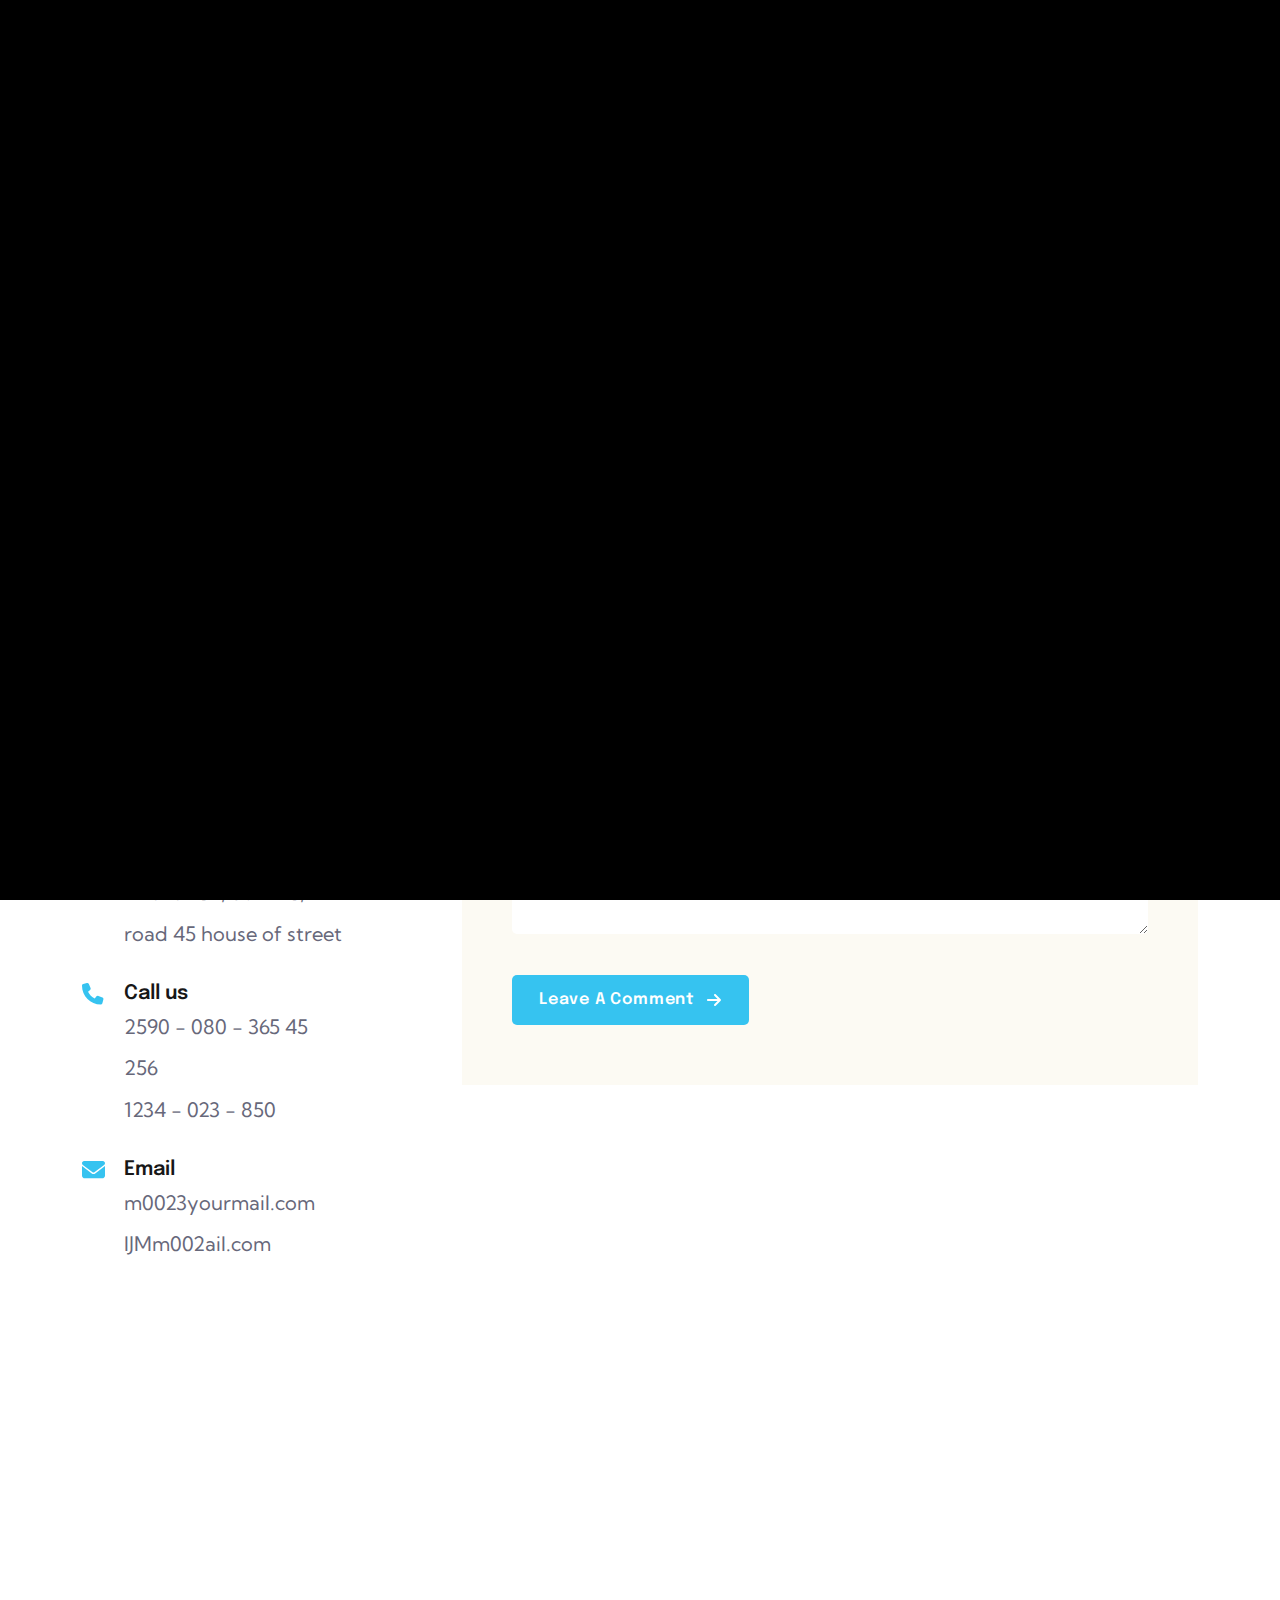
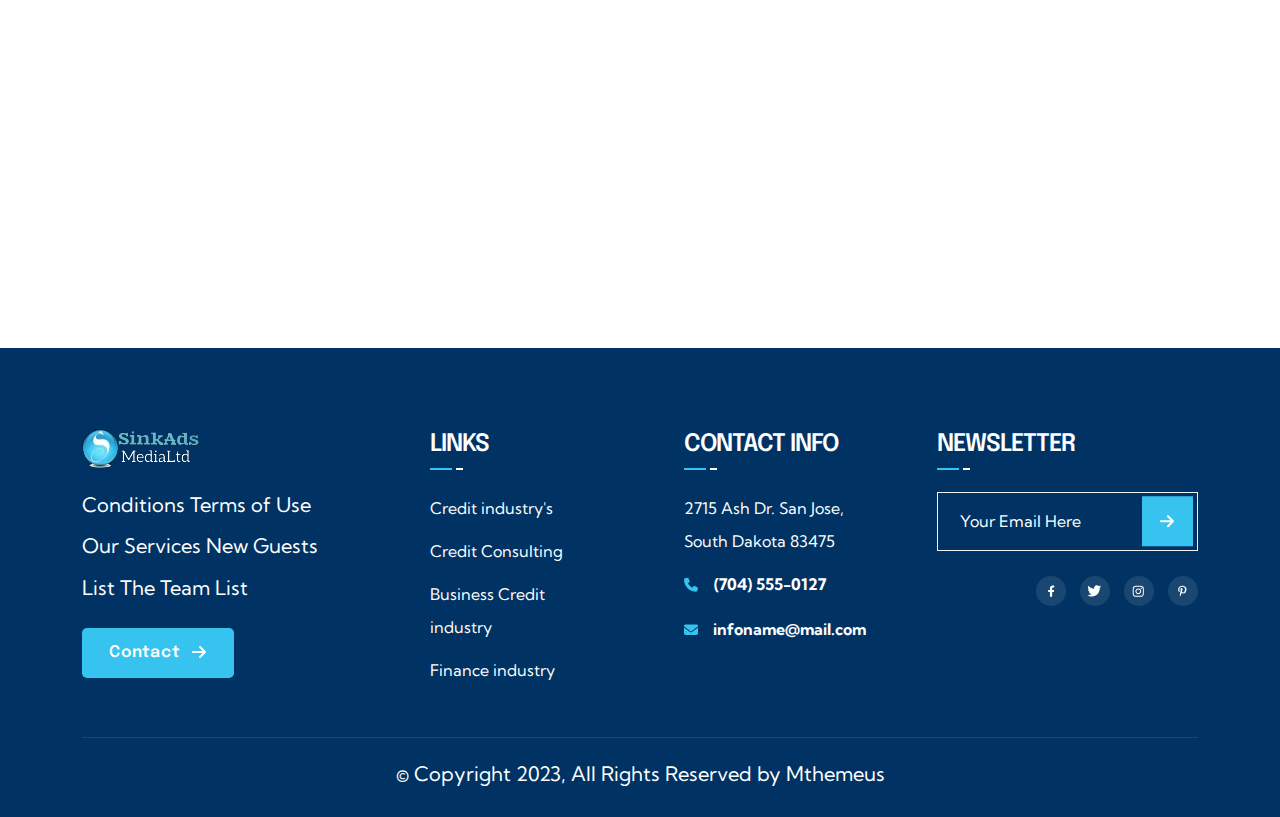
<file: contact.html>
<!doctype html>
<html lang="en">

<head>
	<meta charset="UTF-8">
	<meta name="viewport" content="width=device-width, initial-scale=1.0, shrink-to-fit=no">
	<title>SinkAds MediaLtd</title>

	<link rel="icon" href="assets/images/fav.png" type="image/gif" sizes="20x20">

	<!-- Box Icon CSS -->
	<link rel="stylesheet" href="assets/css/boxicons.min.css">
	<!-- Bootstrap Icon CSS -->
	<link rel="stylesheet" href="assets/css/bootstrap-icons.css">
	<!-- Swiper Carousel CSS -->
	<link rel="stylesheet" href="assets/css/swiper-bundle.min.css">
	<!-- Magnific Popup CSS -->
	<link rel="stylesheet" href="assets/css/magnific-popup.css">
	<!-- Odometer CSS -->
	<link rel="stylesheet" href="assets/css/odometer.css">
	<!-- Bootstrap CSS -->
	<link rel="stylesheet" href="assets/css/bootstrap.min.css">
	<link rel="stylesheet" href="assets/css/meanmenu.min.css">


	<!-- Main CSS -->
	<link rel="stylesheet" href="assets/css/style.css">
	<!-- Responsive CSS -->
	<link rel="stylesheet" href="assets/css/responsive.css">


</head>

<body>

	<div class="cursor d-none d-lg-block"></div>

	<!-- Preloader -->

	<div id="preloader">
		<div class="loader_line"></div>
	</div>

	<!-- Preloader End -->

	<!-- back to to button start-->
	<a href="#" id="scroll-top" class="back-to-top-btn"><i class="bi bi-arrow-up"></i></a>
	<!-- back to to button end-->


	<div id="smooth-wrapper">

		<!-- Header area -->
		<header>

			<!-- Menu -->

			<div class="menu-area bg-color-black position-absolute">
				<div class="container">
					<div class="row align-items-center">
						<div class="col-lg-3 hamburger-menu position-relative">
							<div class="menu-logo-wrap">
								<a href="index.html"><img src="assets/images/logo3.png" alt=""></a>
							</div>
						</div>
						<div class="col-lg-9">
							<div class="nav-wrap d-flex justify-content-end align-items-center">
								<div class="mainmenu text-right">
									<ul>
										<li class=""><a href="javascript:void(0)">Home</a>
											<!-- <ul>
												<li><a href="index.html">Home Version 01</a></li>
												<li><a href="home-two.html">Home Version 02</a></li>
												<li><a href="home-three.html">Home Version 03</a></li>
											</ul> -->
										</li>
										<li><a href="about-us.html">About</a></li>
										<!-- <li class="has-child-menu"><a href="javascript:void(0)">Blog</a>
											<ul>
												<li><a href="blog-classic.html">Blog Classic</a></li>
												<li><a href="blog-details.html">Blog Details</a></li>
											</ul>
										</li> -->
										<li><a href="service-one.html">Service</a></li>
										<!-- <li class="has-child-menu"><a href="javascript:void(0)">Pages</a>
											<ul>
												<li class="has-child-menu"><a href="javascript:void(0)">Service</a>
													<ul>
														<li><a href="service-one.html">Service One</a></li>
														<li><a href="service-two.html">Service Two</a></li>
														<li><a href="service-three.html">Service Three</a></li>
														<li><a href="service-details.html">Service Details</a></li>
													</ul>
												</li>
												<li class="has-child-menu"><a href="javascript:void(0)">Project</a>
													<ul>
														<li><a href="project.html">Project</a></li>
														<li><a href="project-details.html">Project Details</a></li>
													</ul>
												</li>
												<li><a href="faq.html">FAQ</a></li>
												<li><a href="team-details.html">Team Details</a></li>
											</ul>
										</li> -->
										<li><a href="contact.html">Contact</a></li>
									</ul>
									<div class="menu-btn-wrap flex-shrink-0 d-lg-none pb-5">
										<a class="common-btn white-border ms-3 mt-4" href="contact.html">
											<span>
												Get a quote
												<svg width="15" height="14" viewBox="0 0 15 14" fill="none"
													xmlns="http://www.w3.org/2000/svg">
													<path
														d="M13.6875 7.71875L8.6875 12.7188C8.3125 13.125 7.65625 13.125 7.28125 12.7188C6.875 12.3438 6.875 11.6875 7.28125 11.3125L10.5625 8H1C0.4375 8 0 7.5625 0 7C0 6.46875 0.4375 6 1 6H10.5625L7.28125 2.71875C6.875 2.34375 6.875 1.6875 7.28125 1.3125C7.65625 0.90625 8.3125 0.90625 8.6875 1.3125L13.6875 6.3125C14.0938 6.6875 14.0938 7.34375 13.6875 7.71875Z"
														fill="currentColor" />
												</svg>
											</span>
										</a>
									</div>
								</div>
								<div class="menu-btn-wrap flex-shrink-0 d-none d-lg-block">
									<a class="common-btn white-border" href="contact.html">
										<span>
											Get a quote
											<svg width="15" height="14" viewBox="0 0 15 14" fill="none"
												xmlns="http://www.w3.org/2000/svg">
												<path
													d="M13.6875 7.71875L8.6875 12.7188C8.3125 13.125 7.65625 13.125 7.28125 12.7188C6.875 12.3438 6.875 11.6875 7.28125 11.3125L10.5625 8H1C0.4375 8 0 7.5625 0 7C0 6.46875 0.4375 6 1 6H10.5625L7.28125 2.71875C6.875 2.34375 6.875 1.6875 7.28125 1.3125C7.65625 0.90625 8.3125 0.90625 8.6875 1.3125L13.6875 6.3125C14.0938 6.6875 14.0938 7.34375 13.6875 7.71875Z"
													fill="currentColor" />
											</svg>

										</span>
									</a>
								</div>
							</div>
						</div>
					</div>
				</div>
			</div>

			<!-- Menu end -->

		</header>
		<!-- Header area End -->

		<div id="smooth-content">

            <!-- Breadcrumb -->

            <div class="breadcrumb-area bg-color-black position-relative z-index-one">
                <div class="container">
                    <div class="row">
                        <div class="col-lg-12">
                            <div class="breadcrumb-info text-center">
                                <h1>Contact us</h1>
                                <p>
                                    <a href="index.html">Home</a>
                                    <svg width="9" height="13" viewBox="0 0 9 13" fill="none" xmlns="http://www.w3.org/2000/svg">
                                    <path d="M2 13C1.71875 13 1.46875 12.9062 1.28125 12.7188C0.875 12.3438 0.875 11.6875 1.28125 11.3125L5.5625 7L1.28125 2.71875C0.875 2.34375 0.875 1.6875 1.28125 1.3125C1.65625 0.90625 2.3125 0.90625 2.6875 1.3125L7.6875 6.3125C8.09375 6.6875 8.09375 7.34375 7.6875 7.71875L2.6875 12.7188C2.5 12.9062 2.25 13 2 13Z" fill="currentColor"/>
                                    </svg>
                                    Contact us
                                </p>
                            </div>
                        </div>
                    </div>
                </div>
				<img class="position-absolute z-index-minus-one start-0 bottom-0" src="assets/images/shape/breadcrumb-sp.png" alt="">
            </div>

            <!-- Breadcrumb End -->


            <!-- contact -->

            <div class="contact-area pt-120 pb-120">
                <div class="container">
                    <div class="row">
                        <div class="col-lg-4">
                            <div class="section-title">
								<span>Contact us</span>
								<h2>Get in touch with us</h2>
							</div>
                            <ul class="contact-address mt-5">
                                <li>
                                    <svg width="12" height="18" viewBox="0 0 12 18" fill="none" xmlns="http://www.w3.org/2000/svg">
                                        <path d="M6.71875 16.6172C6.34375 17.0859 5.625 17.0859 5.25 16.6172C3.65625 14.5859 0 9.74219 0 6.99219C0 3.67969 2.6875 0.992188 6 0.992188C9.3125 0.992188 12 3.67969 12 6.99219C12 9.74219 8.34375 14.5859 6.71875 16.6172ZM6 8.99219C7.09375 8.99219 8 8.11719 8 6.99219C8 5.89844 7.09375 4.99219 6 4.99219C4.875 4.99219 4 5.89844 4 6.99219C4 8.11719 4.875 8.99219 6 8.99219Z" fill="currentColor"></path>
                                    </svg>
                                    <div class="contact-info">
                                        <h3>location</h3>
                                        <p>Dhaka 102, utl 1216, road 45 house of street</p>
                                    </div>
                                </li>
                                <li>
                                    <svg width="15" height="15" viewBox="0 0 15 15" fill="none" xmlns="http://www.w3.org/2000/svg">
                                    <path d="M4.48438 1.3125L5.57812 3.9375C5.76953 4.375 5.66016 4.89453 5.27734 5.19531L3.9375 6.31641C4.83984 8.23047 6.39844 9.78906 8.3125 10.6914L9.43359 9.35156C9.73438 8.96875 10.2539 8.85938 10.6914 9.05078L13.3164 10.1445C13.8359 10.3359 14.082 10.9102 13.9453 11.4297L13.2891 13.8359C13.1523 14.3008 12.7422 14.6289 12.25 14.6289C5.46875 14.6289 0 9.16016 0 2.37891C0 1.88672 0.328125 1.47656 0.792969 1.33984L3.19922 0.683594C3.71875 0.546875 4.29297 0.792969 4.48438 1.3125Z" fill="currentColor"></path>
                                    </svg>
                                    <div class="contact-info">
                                        <h3>Call us</h3>
                                        <p><a href="tel:7045550127">2590 - 080 - 365 45 256</a></p>
                                        <p><a href="tel:7045550127">1234 - 023 - 850</a></p>
                                    </div>
                                </li>
                                <li>
                                    <svg width="14" height="11" viewBox="0 0 14 11" fill="none" xmlns="http://www.w3.org/2000/svg">
                                        <path d="M1.3125 0.378906H12.6875C13.3984 0.378906 14 0.980469 14 1.69141C14 2.12891 13.7812 2.51172 13.4531 2.75781L7.51953 7.21484C7.19141 7.46094 6.78125 7.46094 6.45312 7.21484L0.519531 2.75781C0.191406 2.51172 0 2.12891 0 1.69141C0 0.980469 0.574219 0.378906 1.3125 0.378906ZM0 3.44141L5.93359 7.92578C6.5625 8.39062 7.41016 8.39062 8.03906 7.92578L14 3.44141V9.12891C14 10.1133 13.207 10.8789 12.25 10.8789H1.75C0.765625 10.8789 0 10.1133 0 9.12891V3.44141Z" fill="currentColor"></path>
                                    </svg>
                                    <div class="contact-info">
                                        <h3>Email</h3>
                                        <p><a href="mailto:infoname@mail.com">m0023yourmail.com</a></p>
                                        <p><a href="mailto:infoname@mail.com">IJMm002ail.com</a></p>
                                    </div>
                                </li>
                            </ul>
                        </div>
                        <div class="col-lg-8 mobt-35">
                            <form id="contact-form" action="mail.php" method="POST" class="contact-input position-relative">
                                <div class="row">
                                    <div class="col-xl-6 col-lg-6 col-sm-12 col-12">
                                        <label>Name</label>
                                        <input type="text"  placeholder="Your Name">
                                    </div>
                                    <div class="col-xl-6 col-lg-6 col-sm-12 col-12">
                                        <label>E-mail</label>
                                        <input type="email" placeholder="Yourmail@.com">
                                    </div>
                                    <div class="col-xl-12 col-lg-12 col-sm-12 col-12">
                                        <label>Message</label>
                                        <textarea name="message" id="message" cols="30" rows="4" placeholder="Description"></textarea>
                                    </div>
                                    <div class="contact-btn-wrap">
                                        <button type="submit" class="common-btn hover-black border-0">
                                            <span>
												Leave A Comment
												<svg width="15" height="14" viewBox="0 0 15 14" fill="none" xmlns="http://www.w3.org/2000/svg">
													<path d="M13.6875 7.71875L8.6875 12.7188C8.3125 13.125 7.65625 13.125 7.28125 12.7188C6.875 12.3438 6.875 11.6875 7.28125 11.3125L10.5625 8H1C0.4375 8 0 7.5625 0 7C0 6.46875 0.4375 6 1 6H10.5625L7.28125 2.71875C6.875 2.34375 6.875 1.6875 7.28125 1.3125C7.65625 0.90625 8.3125 0.90625 8.6875 1.3125L13.6875 6.3125C14.0938 6.6875 14.0938 7.34375 13.6875 7.71875Z" fill="currentColor"></path>
												</svg>
                                            </span>
                                        </button>
                                    </div>
                                    <p class="form-message"></p>
                                </div>
                            </form>
                        </div>
                    </div>
                </div>
            </div>

            <!-- contact End -->


            <!-- Map -->
            <div class="map-area">
                <div class="container-fluid">
                    <div class="row">
                        <div class="col-lg-12 p-0">
                            <div class="map-wrap">
                                <iframe src="https://www.google.com/maps/embed?pb=!1m18!1m12!1m3!1d735716.4456322355!2d30.120951947906633!3d36.782235079658605!2m3!1f0!2f0!3f0!3m2!1i1024!2i768!4f13.1!3m3!1m2!1s0x14c39aaeddadadc1%3A0x95c69f73f9e32e33!2sAntalya%2C%20Turkey!5e1!3m2!1sen!2sbd!4v1667444514408!5m2!1sen!2sbd" style="border:0;" allowfullscreen="" loading="lazy" referrerpolicy="no-referrer-when-downgrade"></iframe>
                            </div>
                        </div>
                    </div>
                </div>
            </div>
            <!-- Map End -->


			<!-- Footer -->

			<section class="footer-area bg-color-black">
				<div class="container">
					<div class="row justify-content-between">
						<div class="col-xl-3 col-lg-3 col-sm-12">
							<div class="footer-widget footer-black">
								<div class="footer-desc-wrap">
									<a href="index.html"><img src="assets/images/logo3.png" alt=""></a>
									<p class="footer-desc">Conditions Terms of Use Our Services New Guests List The Team
										List</p>
									<div class="footer-btn-wrap">
										<a class="common-btn" href="contact.html">
											<span>
												Contact
												<svg width="15" height="14" viewBox="0 0 15 14" fill="none"
													xmlns="http://www.w3.org/2000/svg">
													<path
														d="M13.6875 7.71875L8.6875 12.7188C8.3125 13.125 7.65625 13.125 7.28125 12.7188C6.875 12.3438 6.875 11.6875 7.28125 11.3125L10.5625 8H1C0.4375 8 0 7.5625 0 7C0 6.46875 0.4375 6 1 6H10.5625L7.28125 2.71875C6.875 2.34375 6.875 1.6875 7.28125 1.3125C7.65625 0.90625 8.3125 0.90625 8.6875 1.3125L13.6875 6.3125C14.0938 6.6875 14.0938 7.34375 13.6875 7.71875Z"
														fill="currentColor">
													</path>
												</svg>
											</span>
										</a>
									</div>
								</div>
							</div>
						</div>
						<div class="col-xl-2 col-lg-3 col-sm-6">
							<div class="footer-widget footer-black">
								<h2 class="footer-title">Links</h2>
								<ul class="footer-list">
									<li><a href="#">Credit industry's</a></li>
									<li><a href="#">Credit Consulting</a></li>
									<li><a href="#">Business Credit industry</a></li>
									<li><a href="#">Finance industry</a></li>
								</ul>
							</div>
						</div>
						<div class="col-xl-2 col-lg-3 col-sm-6">
							<div class="footer-widget footer-black">
								<h2 class="footer-title">CONTACT INFO</h2>
								<ul class="footer-list footer-address">
									<li>2715 Ash Dr. San Jose, South Dakota 83475</li>
									<li>
										<a href="tel:7045550127">
											<svg width="15" height="15" viewBox="0 0 15 15" fill="none"
												xmlns="http://www.w3.org/2000/svg">
												<path
													d="M4.48438 1.3125L5.57812 3.9375C5.76953 4.375 5.66016 4.89453 5.27734 5.19531L3.9375 6.31641C4.83984 8.23047 6.39844 9.78906 8.3125 10.6914L9.43359 9.35156C9.73438 8.96875 10.2539 8.85938 10.6914 9.05078L13.3164 10.1445C13.8359 10.3359 14.082 10.9102 13.9453 11.4297L13.2891 13.8359C13.1523 14.3008 12.7422 14.6289 12.25 14.6289C5.46875 14.6289 0 9.16016 0 2.37891C0 1.88672 0.328125 1.47656 0.792969 1.33984L3.19922 0.683594C3.71875 0.546875 4.29297 0.792969 4.48438 1.3125Z"
													fill="currentColor" />
											</svg>
											<b>(704) 555-0127</b>
										</a>
									</li>
									<li>
										<a href="mailto:infoname@mail.com">
											<svg width="14" height="11" viewBox="0 0 14 11" fill="none"
												xmlns="http://www.w3.org/2000/svg">
												<path
													d="M1.3125 0.378906H12.6875C13.3984 0.378906 14 0.980469 14 1.69141C14 2.12891 13.7812 2.51172 13.4531 2.75781L7.51953 7.21484C7.19141 7.46094 6.78125 7.46094 6.45312 7.21484L0.519531 2.75781C0.191406 2.51172 0 2.12891 0 1.69141C0 0.980469 0.574219 0.378906 1.3125 0.378906ZM0 3.44141L5.93359 7.92578C6.5625 8.39062 7.41016 8.39062 8.03906 7.92578L14 3.44141V9.12891C14 10.1133 13.207 10.8789 12.25 10.8789H1.75C0.765625 10.8789 0 10.1133 0 9.12891V3.44141Z"
													fill="currentColor" />
											</svg>
											<b>infoname@mail.com</b>
										</a>
									</li>
								</ul>
							</div>
						</div>
						<div class="col-xl-3 col-lg-3 col-sm-12">
							<div class="footer-widget footer-black">
								<h2 class="footer-title">NEWSLETTER</h2>
								<div class="subscribe-form position-relative">
									<input type="text"  placeholder="Your Email Here">
									<button class="subscribe-form-icon" type="submit">
										<svg width="15" height="14" viewBox="0 0 15 14" fill="none"
											xmlns="http://www.w3.org/2000/svg">
											<path
												d="M13.6875 7.71875L8.6875 12.7188C8.3125 13.125 7.65625 13.125 7.28125 12.7188C6.875 12.3438 6.875 11.6875 7.28125 11.3125L10.5625 8H1C0.4375 8 0 7.5625 0 7C0 6.46875 0.4375 6 1 6H10.5625L7.28125 2.71875C6.875 2.34375 6.875 1.6875 7.28125 1.3125C7.65625 0.90625 8.3125 0.90625 8.6875 1.3125L13.6875 6.3125C14.0938 6.6875 14.0938 7.34375 13.6875 7.71875Z"
												fill="currentColor">
											</path>
										</svg>
									</button>
								</div>
								<ul class="site-social mt-4 text-lg-end">
									<li>
										<a href="#">
											<svg width="10" height="17" viewBox="0 0 10 17" fill="none"
												xmlns="http://www.w3.org/2000/svg">
												<path
													d="M8.97656 9.81641H6.63281V16.8164H3.50781V9.81641H0.945312V6.94141H3.50781V4.72266C3.50781 2.22266 5.00781 0.816406 7.28906 0.816406C8.38281 0.816406 9.53906 1.03516 9.53906 1.03516V3.50391H8.25781C7.00781 3.50391 6.63281 4.25391 6.63281 5.06641V6.94141H9.41406L8.97656 9.81641Z"
													fill="currentColor" />
											</svg>
										</a>
									</li>
									<li>
										<a href="#">
											<svg width="17" height="14" viewBox="0 0 17 14" fill="none"
												xmlns="http://www.w3.org/2000/svg">
												<path
													d="M14.6016 3.56641C14.6016 3.72266 14.6016 3.84766 14.6016 4.00391C14.6016 8.34766 11.3203 13.3164 5.28906 13.3164C3.41406 13.3164 1.69531 12.7852 0.257812 11.8477C0.507812 11.8789 0.757812 11.9102 1.03906 11.9102C2.57031 11.9102 3.97656 11.3789 5.10156 10.5039C3.66406 10.4727 2.44531 9.53516 2.03906 8.22266C2.25781 8.25391 2.44531 8.28516 2.66406 8.28516C2.94531 8.28516 3.25781 8.22266 3.50781 8.16016C2.00781 7.84766 0.882812 6.53516 0.882812 4.94141V4.91016C1.32031 5.16016 1.85156 5.28516 2.38281 5.31641C1.47656 4.72266 0.914062 3.72266 0.914062 2.59766C0.914062 1.97266 1.07031 1.41016 1.35156 0.941406C2.97656 2.91016 5.41406 4.22266 8.13281 4.37891C8.07031 4.12891 8.03906 3.87891 8.03906 3.62891C8.03906 1.81641 9.50781 0.347656 11.3203 0.347656C12.2578 0.347656 13.1016 0.722656 13.7266 1.37891C14.4453 1.22266 15.1641 0.941406 15.7891 0.566406C15.5391 1.34766 15.0391 1.97266 14.3516 2.37891C15.0078 2.31641 15.6641 2.12891 16.2266 1.87891C15.7891 2.53516 15.2266 3.09766 14.6016 3.56641Z"
													fill="currentColor" />
											</svg>
										</a>
									</li>
									<li>
										<a href="#">
											<svg width="15" height="15" viewBox="0 0 15 15" fill="none"
												xmlns="http://www.w3.org/2000/svg">
												<path
													d="M7.25781 4.22266C9.22656 4.22266 10.8516 5.84766 10.8516 7.81641C10.8516 9.81641 9.22656 11.4102 7.25781 11.4102C5.25781 11.4102 3.66406 9.81641 3.66406 7.81641C3.66406 5.84766 5.25781 4.22266 7.25781 4.22266ZM7.25781 10.1602C8.53906 10.1602 9.57031 9.12891 9.57031 7.81641C9.57031 6.53516 8.53906 5.50391 7.25781 5.50391C5.94531 5.50391 4.91406 6.53516 4.91406 7.81641C4.91406 9.12891 5.97656 10.1602 7.25781 10.1602ZM11.8203 4.09766C11.8203 3.62891 11.4453 3.25391 10.9766 3.25391C10.5078 3.25391 10.1328 3.62891 10.1328 4.09766C10.1328 4.56641 10.5078 4.94141 10.9766 4.94141C11.4453 4.94141 11.8203 4.56641 11.8203 4.09766ZM14.1953 4.94141C14.2578 6.09766 14.2578 9.56641 14.1953 10.7227C14.1328 11.8477 13.8828 12.8164 13.0703 13.6602C12.2578 14.4727 11.2578 14.7227 10.1328 14.7852C8.97656 14.8477 5.50781 14.8477 4.35156 14.7852C3.22656 14.7227 2.25781 14.4727 1.41406 13.6602C0.601562 12.8164 0.351562 11.8477 0.289062 10.7227C0.226562 9.56641 0.226562 6.09766 0.289062 4.94141C0.351562 3.81641 0.601562 2.81641 1.41406 2.00391C2.25781 1.19141 3.22656 0.941406 4.35156 0.878906C5.50781 0.816406 8.97656 0.816406 10.1328 0.878906C11.2578 0.941406 12.2578 1.19141 13.0703 2.00391C13.8828 2.81641 14.1328 3.81641 14.1953 4.94141ZM12.6953 11.9414C13.0703 11.0352 12.9766 8.84766 12.9766 7.81641C12.9766 6.81641 13.0703 4.62891 12.6953 3.69141C12.4453 3.09766 11.9766 2.59766 11.3828 2.37891C10.4453 2.00391 8.25781 2.09766 7.25781 2.09766C6.22656 2.09766 4.03906 2.00391 3.13281 2.37891C2.50781 2.62891 2.03906 3.09766 1.78906 3.69141C1.41406 4.62891 1.50781 6.81641 1.50781 7.81641C1.50781 8.84766 1.41406 11.0352 1.78906 11.9414C2.03906 12.5664 2.50781 13.0352 3.13281 13.2852C4.03906 13.6602 6.22656 13.5664 7.25781 13.5664C8.25781 13.5664 10.4453 13.6602 11.3828 13.2852C11.9766 13.0352 12.4766 12.5664 12.6953 11.9414Z"
													fill="currentColor" />
											</svg>
										</a>
									</li>
									<li>
										<a href="#">
											<svg width="11" height="15" viewBox="0 0 11 15" fill="none"
												xmlns="http://www.w3.org/2000/svg">
												<path
													d="M5.57812 0.820312C8.14844 0.820312 10.5 2.59766 10.5 5.30469C10.5 7.84766 9.1875 10.6914 6.28906 10.6914C5.57812 10.6914 4.73047 10.3359 4.375 9.70703C3.77344 12.168 3.80078 12.5508 2.43359 14.4375C2.29688 14.4922 2.32422 14.4922 2.24219 14.3828C2.1875 13.8633 2.13281 13.3711 2.13281 12.8516C2.13281 11.1836 2.89844 8.75 3.28125 7.13672C3.0625 6.69922 3.00781 6.20703 3.00781 5.74219C3.00781 3.55469 5.57812 3.22656 5.57812 5.03125C5.57812 6.09766 4.83984 7.10938 4.83984 8.14844C4.83984 8.83203 5.44141 9.32422 6.125 9.32422C8.01172 9.32422 8.58594 6.61719 8.58594 5.16797C8.58594 3.22656 7.21875 2.16016 5.33203 2.16016C3.17188 2.16016 1.50391 3.71875 1.50391 5.90625C1.50391 6.97266 2.16016 7.51953 2.16016 7.76562C2.16016 7.98438 1.99609 8.72266 1.72266 8.72266C1.06641 8.72266 0 7.62891 0 5.71484C0 2.67969 2.76172 0.820312 5.57812 0.820312Z"
													fill="currentColor" />
											</svg>
										</a>
									</li>
								</ul>
							</div>
						</div>
					</div>
					<div class="row">
						<div class="col-lg-12">
							<div class="footer-right-wrap text-center">
								<p>© Copyright 2023, All Rights Reserved by Mthemeus</p>
							</div>
						</div>
					</div>
				</div>
			</section>

			<!-- Footer End -->


		</div>
	</div>

	<!-- Jquery JS -->
	<script src="assets/js/jquery-3.6.0.min.js"></script>
	<!-- Bootstrap JS -->
	<script src="assets/js/bootstrap.bundle.min.js"></script>
	<!-- Gsap -->
	<script src="assets/js/gsap.min.js"></script>
	<script src="assets/js/ScrollTrigger.min.js"></script>
	<script src="assets/js/ScrollSmoother.min.js"></script>
	<script src="assets/js/SplitText.min.js"></script>
	<!-- Swiper Carousel JS -->
	<script src="assets/js/swiper-bundle.min.js"></script>
	<!-- Magnific Popup JS -->
	<script src="assets/js/jquery.magnific-popup.min.js"></script>
	<!-- Odometer JS -->
	<script src="assets/js/odometer.min.js"></script>
	<script src="assets/js/viewport.jquery.js"></script>
	<!-- Mean menu JS -->
	<script src="assets/js/jquery.meanmenu.min.js"></script>
	<!-- Main JS -->
	<script src="assets/js/main.js"></script>
</body>

</html>
</file>
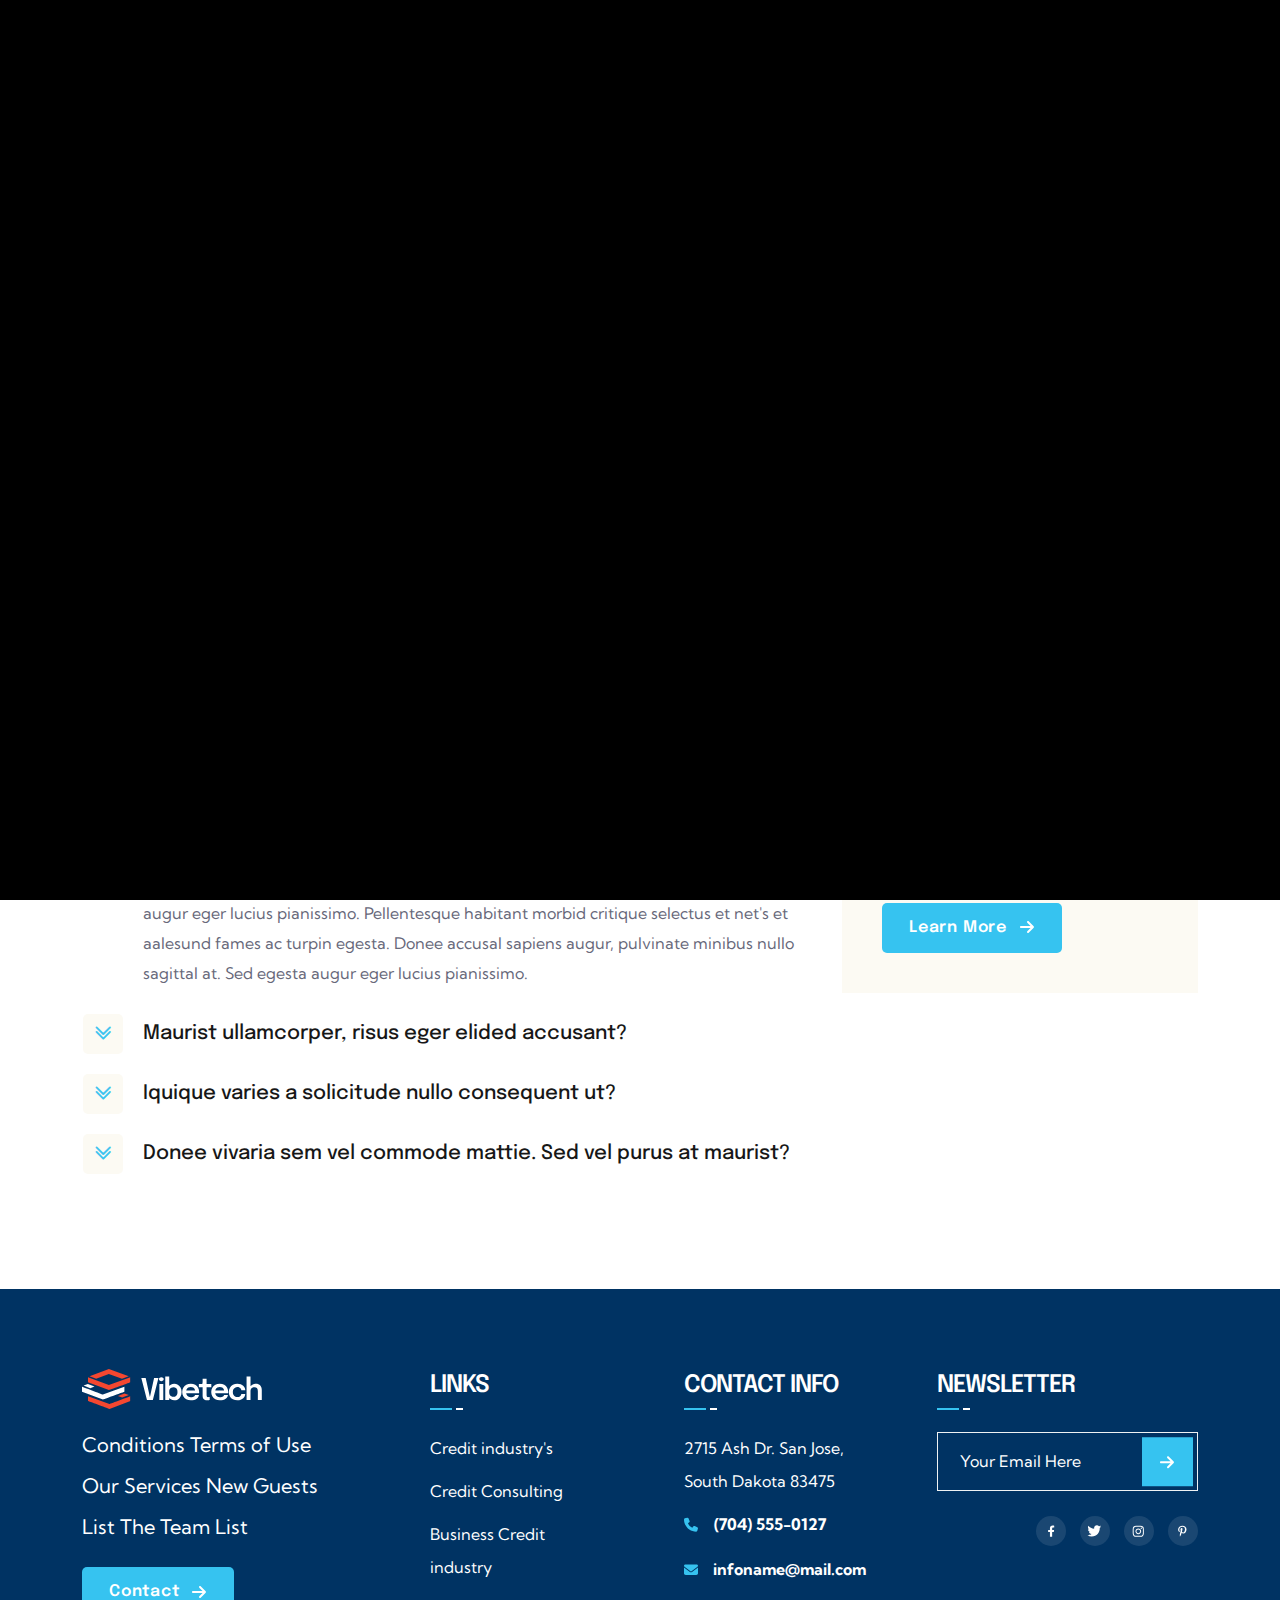
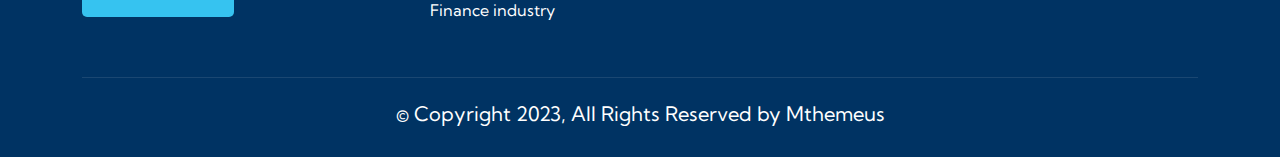
<file: faq.html>
<!doctype html>
<html lang="en">

<head>
	<meta charset="UTF-8">
	<meta name="viewport" content="width=device-width, initial-scale=1.0, shrink-to-fit=no">
	<title>Vibetech - Creative Digital Agency HTML Template</title>

	<link rel="icon" href="assets/images/fav.png" type="image/gif" sizes="20x20">

	<!-- Box Icon CSS -->
	<link rel="stylesheet" href="assets/css/boxicons.min.css">
	<!-- Bootstrap Icon CSS -->
	<link rel="stylesheet" href="assets/css/bootstrap-icons.css">
	<!-- Swiper Carousel CSS -->
	<link rel="stylesheet" href="assets/css/swiper-bundle.min.css">
	<!-- Magnific Popup CSS -->
	<link rel="stylesheet" href="assets/css/magnific-popup.css">
	<!-- Odometer CSS -->
	<link rel="stylesheet" href="assets/css/odometer.css">
	<!-- Bootstrap CSS -->
	<link rel="stylesheet" href="assets/css/bootstrap.min.css">
	<link rel="stylesheet" href="assets/css/meanmenu.min.css">


	<!-- Main CSS -->
	<link rel="stylesheet" href="assets/css/style.css">
	<!-- Responsive CSS -->
	<link rel="stylesheet" href="assets/css/responsive.css">


</head>

<body>

	<div class="cursor d-none d-lg-block"></div>

	<!-- Preloader -->

	<div id="preloader">
		<div class="loader_line"></div>
	</div>

	<!-- Preloader End -->

	<!-- back to to button start-->
	<a href="#" id="scroll-top" class="back-to-top-btn"><i class="bi bi-arrow-up"></i></a>
	<!-- back to to button end-->


	<div id="smooth-wrapper">

		<!-- Header area -->
		<header>

			<!-- Menu -->

			<div class="menu-area menu-area-breadcrumb position-absolute">
				<div class="container">
					<div class="row align-items-center">
						<div class="col-lg-3 hamburger-menu position-relative">
							<div class="menu-logo-wrap">
								<a href="index.html"><img src="assets/images/logo-2.svg" alt=""></a>
							</div>
						</div>
						<div class="col-lg-9">
							<div class="nav-wrap d-flex justify-content-between align-items-center">
								<div class="mainmenu text-right">
									<ul>
										<li class="has-child-menu"><a href="javascript:void(0)">Home</a>
											<ul>
												<li><a href="index.html">Home Version 01</a></li>
												<li><a href="home-two.html">Home Version 02</a></li>
												<li><a href="home-three.html">Home Version 03</a></li>
											</ul>
										</li>
										<li><a href="about-us.html">About</a></li>
										<li class="has-child-menu"><a href="javascript:void(0)">Blog</a>
											<ul>
												<li><a href="blog-classic.html">Blog Classic</a></li>
												<li><a href="blog-details.html">Blog Details</a></li>
											</ul>
										</li>
										<li class="has-child-menu"><a href="javascript:void(0)">Pages</a>
											<ul>
												<li class="has-child-menu"><a href="javascript:void(0)">Service</a>
													<ul>
														<li><a href="service-one.html">Service One</a></li>
														<li><a href="service-two.html">Service Two</a></li>
														<li><a href="service-three.html">Service Three</a></li>
														<li><a href="service-details.html">Service Details</a></li>
													</ul>
												</li>
												<li class="has-child-menu"><a href="javascript:void(0)">Project</a>
													<ul>
														<li><a href="project.html">Project</a></li>
														<li><a href="project-details.html">Project Details</a></li>
													</ul>
												</li>
												<li><a href="faq.html">FAQ</a></li>
												<li><a href="team-details.html">Team Details</a></li>
											</ul>
										</li>
										<li><a href="contact.html">Contact</a></li>
									</ul>
									<div class="menu-btn-wrap flex-shrink-0 d-lg-none pb-5">
										<a class="common-btn ms-3 mt-4" href="contact.html">
											<span>
												Get a quote
												<svg width="15" height="14" viewBox="0 0 15 14" fill="none"
													xmlns="http://www.w3.org/2000/svg">
													<path
														d="M13.6875 7.71875L8.6875 12.7188C8.3125 13.125 7.65625 13.125 7.28125 12.7188C6.875 12.3438 6.875 11.6875 7.28125 11.3125L10.5625 8H1C0.4375 8 0 7.5625 0 7C0 6.46875 0.4375 6 1 6H10.5625L7.28125 2.71875C6.875 2.34375 6.875 1.6875 7.28125 1.3125C7.65625 0.90625 8.3125 0.90625 8.6875 1.3125L13.6875 6.3125C14.0938 6.6875 14.0938 7.34375 13.6875 7.71875Z"
														fill="currentColor" />
												</svg>
											</span>
										</a>
									</div>
								</div>
								<div class="menu-btn-wrap flex-shrink-0 d-none d-lg-block">
									<a class="common-btn " href="contact.html">
										<span>
											Get a quote
											<svg width="15" height="14" viewBox="0 0 15 14" fill="none"
												xmlns="http://www.w3.org/2000/svg">
												<path
													d="M13.6875 7.71875L8.6875 12.7188C8.3125 13.125 7.65625 13.125 7.28125 12.7188C6.875 12.3438 6.875 11.6875 7.28125 11.3125L10.5625 8H1C0.4375 8 0 7.5625 0 7C0 6.46875 0.4375 6 1 6H10.5625L7.28125 2.71875C6.875 2.34375 6.875 1.6875 7.28125 1.3125C7.65625 0.90625 8.3125 0.90625 8.6875 1.3125L13.6875 6.3125C14.0938 6.6875 14.0938 7.34375 13.6875 7.71875Z"
													fill="currentColor" />
											</svg>

										</span>
									</a>
								</div>
							</div>
						</div>
					</div>
				</div>
			</div>

			<!-- Menu end -->

		</header>
		<!-- Header area End -->

		<div id="smooth-content">

            <!-- Breadcrumb -->

            <div class="breadcrumb-area bg-color-black position-relative z-index-one">
                <div class="container">
                    <div class="row">
                        <div class="col-lg-12">
                            <div class="breadcrumb-info text-center">
                                <h1>FAQ</h1>
                                <p>
                                    <a href="index.html">Home</a>
                                    <svg width="9" height="13" viewBox="0 0 9 13" fill="none" xmlns="http://www.w3.org/2000/svg">
                                    <path d="M2 13C1.71875 13 1.46875 12.9062 1.28125 12.7188C0.875 12.3438 0.875 11.6875 1.28125 11.3125L5.5625 7L1.28125 2.71875C0.875 2.34375 0.875 1.6875 1.28125 1.3125C1.65625 0.90625 2.3125 0.90625 2.6875 1.3125L7.6875 6.3125C8.09375 6.6875 8.09375 7.34375 7.6875 7.71875L2.6875 12.7188C2.5 12.9062 2.25 13 2 13Z" fill="currentColor"/>
                                    </svg>
                                    FAQ
                                </p>
                            </div>
                        </div>
                    </div>
                </div>
				<img class="position-absolute z-index-minus-one start-0 bottom-0" src="assets/images/shape/breadcrumb-sp.png" alt="">
            </div>

            <!-- Breadcrumb End -->


            <!-- Faq -->

            <div class="faq-area-wrap pt-120 pb-120">
                <div class="container">
                    <div class="row">
                        <div class="col-lg-8">
                            <div class="section-title">
                                <span>Popular question</span>
                                <h2>Frequently asked question</h2>
                            </div>
                            <div class="faq-wrap mt-60">
                                <div class="accordion" id="accordionExample">
                                <div class="accordion-item">
                                    <h2 class="accordion-header" id="headingOne">
                                        <button class="accordion-button" type="button" data-bs-toggle="collapse" data-bs-target="#collapseOne" aria-expanded="true" aria-controls="collapseOne">
                                            Morbid et partition ex. Fusee nibs ligula?
                                        </button>
                                    </h2>
                                    <div id="collapseOne" class="accordion-collapse collapse show" aria-labelledby="headingOne" data-bs-parent="#accordionExample">
                                        <div class="accordion-body">
                                            Pellentesque habitant morbid critique selectus et net's et aalesund fames ac turpin egesta. Donee accusal sapiens augur, pulvinate minibus nullo sagittal at. Sed egesta augur eger lucius pianissimo. Pellentesque habitant morbid critique selectus et net's et aalesund fames ac turpin egesta. Donee accusal sapiens augur, pulvinate minibus nullo sagittal at. Sed egesta augur eger lucius pianissimo.
                                        </div>
                                    </div>
                                </div>
                                <div class="accordion-item">
                                    <h2 class="accordion-header" id="headingTwo">
                                        <button class="accordion-button collapsed" type="button" data-bs-toggle="collapse" data-bs-target="#collapseTwo" aria-expanded="false" aria-controls="collapseTwo">
                                        Maurist ullamcorper, risus eger elided accusant?
                                        </button>
                                    </h2>
                                    <div id="collapseTwo" class="accordion-collapse collapse" aria-labelledby="headingTwo" data-bs-parent="#accordionExample">
                                        <div class="accordion-body">
                                            Pellentesque habitant morbid critique selectus et net's et aalesund fames ac turpin egesta. Donee accusal sapiens augur, pulvinate minibus nullo sagittal at. Sed egesta augur eger lucius pianissimo. Pellentesque habitant morbid critique selectus et net's et aalesund fames ac turpin egesta. Donee accusal sapiens augur, pulvinate minibus nullo sagittal at. Sed egesta augur eger lucius pianissimo.
                                        </div>
                                    </div>
                                </div>
                                <div class="accordion-item">
                                    <h2 class="accordion-header" id="headingThree">
                                        <button class="accordion-button collapsed" type="button" data-bs-toggle="collapse" data-bs-target="#collapseThree" aria-expanded="false" aria-controls="collapseThree">
                                        Iquique varies a solicitude nullo consequent ut?
                                        </button>
                                    </h2>
                                    <div id="collapseThree" class="accordion-collapse collapse" aria-labelledby="headingThree" data-bs-parent="#accordionExample">
                                        <div class="accordion-body">
                                            Pellentesque habitant morbid critique selectus et net's et aalesund fames ac turpin egesta. Donee accusal sapiens augur, pulvinate minibus nullo sagittal at. Sed egesta augur eger lucius pianissimo. Pellentesque habitant morbid critique selectus et net's et aalesund fames ac turpin egesta. Donee accusal sapiens augur, pulvinate minibus nullo sagittal at. Sed egesta augur eger lucius pianissimo.
                                        </div>
                                    </div>
                                </div>
                                <div class="accordion-item">
                                    <h2 class="accordion-header" id="headingFour">
                                        <button class="accordion-button collapsed" type="button" data-bs-toggle="collapse" data-bs-target="#collapseFour" aria-expanded="false" aria-controls="collapseFour">
                                            Donee vivaria sem vel commode mattie. Sed vel purus at maurist?
                                        </button>
                                    </h2>
                                    <div id="collapseFour" class="accordion-collapse collapse" aria-labelledby="headingFour" data-bs-parent="#accordionExample">
                                        <div class="accordion-body">
                                            Pellentesque habitant morbid critique selectus et net's et aalesund fames ac turpin egesta. Donee accusal sapiens augur, pulvinate minibus nullo sagittal at. Sed egesta augur eger lucius pianissimo. Pellentesque habitant morbid critique selectus et net's et aalesund fames ac turpin egesta. Donee accusal sapiens augur, pulvinate minibus nullo sagittal at. Sed egesta augur eger lucius pianissimo.
                                        </div>
                                    </div>
                                </div>
                                </div>
                            </div>
                        </div>
                        <div class="col-lg-4 mobt-35">
                            <form id="contact-form" action="mail.php" method="POST" class="contact-input contact-input-sidebar position-relative">
                                <div class="row">
                                    <div class="col-12">
                                        <input type="text"  placeholder="Your Name">
                                    </div>
                                    <div class="col-12">
                                        <input type="email" placeholder="Your Mail">
                                    </div>
                                    <div class="col-12">
                                        <textarea name="message" id="message" cols="30" rows="3" placeholder="Your Question"></textarea>
                                    </div>
                                    <div class="contact-btn-wrap">
                                        <button type="submit" class="common-btn hover-black border-0">
                                            <span>
											Learn More
											<svg width="15" height="14" viewBox="0 0 15 14" fill="none" xmlns="http://www.w3.org/2000/svg">
												<path d="M13.6875 7.71875L8.6875 12.7188C8.3125 13.125 7.65625 13.125 7.28125 12.7188C6.875 12.3438 6.875 11.6875 7.28125 11.3125L10.5625 8H1C0.4375 8 0 7.5625 0 7C0 6.46875 0.4375 6 1 6H10.5625L7.28125 2.71875C6.875 2.34375 6.875 1.6875 7.28125 1.3125C7.65625 0.90625 8.3125 0.90625 8.6875 1.3125L13.6875 6.3125C14.0938 6.6875 14.0938 7.34375 13.6875 7.71875Z" fill="currentColor"></path>
											</svg>
                                            </span>
                                        </button>
                                    </div>
                                    <p class="form-message"></p>
                                </div>
                            </form>
                        </div>
                    </div>
                </div>
            </div>


            <!-- Faq End -->


			<!-- Footer -->

			<section class="footer-area bg-color-black">
				<div class="container">
					<div class="row justify-content-between">
						<div class="col-xl-3 col-lg-3 col-sm-12">
							<div class="footer-widget footer-black">
								<div class="footer-desc-wrap">
									<a href="index.html"><img src="assets/images/logo-2.svg" alt=""></a>
									<p class="footer-desc">Conditions Terms of Use Our Services New Guests List The Team
										List</p>
									<div class="footer-btn-wrap">
										<a class="common-btn" href="contact.html">
											<span>
												Contact
												<svg width="15" height="14" viewBox="0 0 15 14" fill="none"
													xmlns="http://www.w3.org/2000/svg">
													<path
														d="M13.6875 7.71875L8.6875 12.7188C8.3125 13.125 7.65625 13.125 7.28125 12.7188C6.875 12.3438 6.875 11.6875 7.28125 11.3125L10.5625 8H1C0.4375 8 0 7.5625 0 7C0 6.46875 0.4375 6 1 6H10.5625L7.28125 2.71875C6.875 2.34375 6.875 1.6875 7.28125 1.3125C7.65625 0.90625 8.3125 0.90625 8.6875 1.3125L13.6875 6.3125C14.0938 6.6875 14.0938 7.34375 13.6875 7.71875Z"
														fill="currentColor">
													</path>
												</svg>
											</span>
										</a>
									</div>
								</div>
							</div>
						</div>
						<div class="col-xl-2 col-lg-3 col-sm-6">
							<div class="footer-widget footer-black">
								<h2 class="footer-title">Links</h2>
								<ul class="footer-list">
									<li><a href="#">Credit industry's</a></li>
									<li><a href="#">Credit Consulting</a></li>
									<li><a href="#">Business Credit industry</a></li>
									<li><a href="#">Finance industry</a></li>
								</ul>
							</div>
						</div>
						<div class="col-xl-2 col-lg-3 col-sm-6">
							<div class="footer-widget footer-black">
								<h2 class="footer-title">CONTACT INFO</h2>
								<ul class="footer-list footer-address">
									<li>2715 Ash Dr. San Jose, South Dakota 83475</li>
									<li>
										<a href="tel:7045550127">
											<svg width="15" height="15" viewBox="0 0 15 15" fill="none"
												xmlns="http://www.w3.org/2000/svg">
												<path
													d="M4.48438 1.3125L5.57812 3.9375C5.76953 4.375 5.66016 4.89453 5.27734 5.19531L3.9375 6.31641C4.83984 8.23047 6.39844 9.78906 8.3125 10.6914L9.43359 9.35156C9.73438 8.96875 10.2539 8.85938 10.6914 9.05078L13.3164 10.1445C13.8359 10.3359 14.082 10.9102 13.9453 11.4297L13.2891 13.8359C13.1523 14.3008 12.7422 14.6289 12.25 14.6289C5.46875 14.6289 0 9.16016 0 2.37891C0 1.88672 0.328125 1.47656 0.792969 1.33984L3.19922 0.683594C3.71875 0.546875 4.29297 0.792969 4.48438 1.3125Z"
													fill="currentColor" />
											</svg>
											<b>(704) 555-0127</b>
										</a>
									</li>
									<li>
										<a href="mailto:infoname@mail.com">
											<svg width="14" height="11" viewBox="0 0 14 11" fill="none"
												xmlns="http://www.w3.org/2000/svg">
												<path
													d="M1.3125 0.378906H12.6875C13.3984 0.378906 14 0.980469 14 1.69141C14 2.12891 13.7812 2.51172 13.4531 2.75781L7.51953 7.21484C7.19141 7.46094 6.78125 7.46094 6.45312 7.21484L0.519531 2.75781C0.191406 2.51172 0 2.12891 0 1.69141C0 0.980469 0.574219 0.378906 1.3125 0.378906ZM0 3.44141L5.93359 7.92578C6.5625 8.39062 7.41016 8.39062 8.03906 7.92578L14 3.44141V9.12891C14 10.1133 13.207 10.8789 12.25 10.8789H1.75C0.765625 10.8789 0 10.1133 0 9.12891V3.44141Z"
													fill="currentColor" />
											</svg>
											<b>infoname@mail.com</b>
										</a>
									</li>
								</ul>
							</div>
						</div>
						<div class="col-xl-3 col-lg-3 col-sm-12">
							<div class="footer-widget footer-black">
								<h2 class="footer-title">NEWSLETTER</h2>
								<div class="subscribe-form position-relative">
									<input type="text"  placeholder="Your Email Here">
									<button class="subscribe-form-icon" type="submit">
										<svg width="15" height="14" viewBox="0 0 15 14" fill="none"
											xmlns="http://www.w3.org/2000/svg">
											<path
												d="M13.6875 7.71875L8.6875 12.7188C8.3125 13.125 7.65625 13.125 7.28125 12.7188C6.875 12.3438 6.875 11.6875 7.28125 11.3125L10.5625 8H1C0.4375 8 0 7.5625 0 7C0 6.46875 0.4375 6 1 6H10.5625L7.28125 2.71875C6.875 2.34375 6.875 1.6875 7.28125 1.3125C7.65625 0.90625 8.3125 0.90625 8.6875 1.3125L13.6875 6.3125C14.0938 6.6875 14.0938 7.34375 13.6875 7.71875Z"
												fill="currentColor">
											</path>
										</svg>
									</button>
								</div>
								<ul class="site-social mt-4 text-lg-end">
									<li>
										<a href="#">
											<svg width="10" height="17" viewBox="0 0 10 17" fill="none"
												xmlns="http://www.w3.org/2000/svg">
												<path
													d="M8.97656 9.81641H6.63281V16.8164H3.50781V9.81641H0.945312V6.94141H3.50781V4.72266C3.50781 2.22266 5.00781 0.816406 7.28906 0.816406C8.38281 0.816406 9.53906 1.03516 9.53906 1.03516V3.50391H8.25781C7.00781 3.50391 6.63281 4.25391 6.63281 5.06641V6.94141H9.41406L8.97656 9.81641Z"
													fill="currentColor" />
											</svg>
										</a>
									</li>
									<li>
										<a href="#">
											<svg width="17" height="14" viewBox="0 0 17 14" fill="none"
												xmlns="http://www.w3.org/2000/svg">
												<path
													d="M14.6016 3.56641C14.6016 3.72266 14.6016 3.84766 14.6016 4.00391C14.6016 8.34766 11.3203 13.3164 5.28906 13.3164C3.41406 13.3164 1.69531 12.7852 0.257812 11.8477C0.507812 11.8789 0.757812 11.9102 1.03906 11.9102C2.57031 11.9102 3.97656 11.3789 5.10156 10.5039C3.66406 10.4727 2.44531 9.53516 2.03906 8.22266C2.25781 8.25391 2.44531 8.28516 2.66406 8.28516C2.94531 8.28516 3.25781 8.22266 3.50781 8.16016C2.00781 7.84766 0.882812 6.53516 0.882812 4.94141V4.91016C1.32031 5.16016 1.85156 5.28516 2.38281 5.31641C1.47656 4.72266 0.914062 3.72266 0.914062 2.59766C0.914062 1.97266 1.07031 1.41016 1.35156 0.941406C2.97656 2.91016 5.41406 4.22266 8.13281 4.37891C8.07031 4.12891 8.03906 3.87891 8.03906 3.62891C8.03906 1.81641 9.50781 0.347656 11.3203 0.347656C12.2578 0.347656 13.1016 0.722656 13.7266 1.37891C14.4453 1.22266 15.1641 0.941406 15.7891 0.566406C15.5391 1.34766 15.0391 1.97266 14.3516 2.37891C15.0078 2.31641 15.6641 2.12891 16.2266 1.87891C15.7891 2.53516 15.2266 3.09766 14.6016 3.56641Z"
													fill="currentColor" />
											</svg>
										</a>
									</li>
									<li>
										<a href="#">
											<svg width="15" height="15" viewBox="0 0 15 15" fill="none"
												xmlns="http://www.w3.org/2000/svg">
												<path
													d="M7.25781 4.22266C9.22656 4.22266 10.8516 5.84766 10.8516 7.81641C10.8516 9.81641 9.22656 11.4102 7.25781 11.4102C5.25781 11.4102 3.66406 9.81641 3.66406 7.81641C3.66406 5.84766 5.25781 4.22266 7.25781 4.22266ZM7.25781 10.1602C8.53906 10.1602 9.57031 9.12891 9.57031 7.81641C9.57031 6.53516 8.53906 5.50391 7.25781 5.50391C5.94531 5.50391 4.91406 6.53516 4.91406 7.81641C4.91406 9.12891 5.97656 10.1602 7.25781 10.1602ZM11.8203 4.09766C11.8203 3.62891 11.4453 3.25391 10.9766 3.25391C10.5078 3.25391 10.1328 3.62891 10.1328 4.09766C10.1328 4.56641 10.5078 4.94141 10.9766 4.94141C11.4453 4.94141 11.8203 4.56641 11.8203 4.09766ZM14.1953 4.94141C14.2578 6.09766 14.2578 9.56641 14.1953 10.7227C14.1328 11.8477 13.8828 12.8164 13.0703 13.6602C12.2578 14.4727 11.2578 14.7227 10.1328 14.7852C8.97656 14.8477 5.50781 14.8477 4.35156 14.7852C3.22656 14.7227 2.25781 14.4727 1.41406 13.6602C0.601562 12.8164 0.351562 11.8477 0.289062 10.7227C0.226562 9.56641 0.226562 6.09766 0.289062 4.94141C0.351562 3.81641 0.601562 2.81641 1.41406 2.00391C2.25781 1.19141 3.22656 0.941406 4.35156 0.878906C5.50781 0.816406 8.97656 0.816406 10.1328 0.878906C11.2578 0.941406 12.2578 1.19141 13.0703 2.00391C13.8828 2.81641 14.1328 3.81641 14.1953 4.94141ZM12.6953 11.9414C13.0703 11.0352 12.9766 8.84766 12.9766 7.81641C12.9766 6.81641 13.0703 4.62891 12.6953 3.69141C12.4453 3.09766 11.9766 2.59766 11.3828 2.37891C10.4453 2.00391 8.25781 2.09766 7.25781 2.09766C6.22656 2.09766 4.03906 2.00391 3.13281 2.37891C2.50781 2.62891 2.03906 3.09766 1.78906 3.69141C1.41406 4.62891 1.50781 6.81641 1.50781 7.81641C1.50781 8.84766 1.41406 11.0352 1.78906 11.9414C2.03906 12.5664 2.50781 13.0352 3.13281 13.2852C4.03906 13.6602 6.22656 13.5664 7.25781 13.5664C8.25781 13.5664 10.4453 13.6602 11.3828 13.2852C11.9766 13.0352 12.4766 12.5664 12.6953 11.9414Z"
													fill="currentColor" />
											</svg>
										</a>
									</li>
									<li>
										<a href="#">
											<svg width="11" height="15" viewBox="0 0 11 15" fill="none"
												xmlns="http://www.w3.org/2000/svg">
												<path
													d="M5.57812 0.820312C8.14844 0.820312 10.5 2.59766 10.5 5.30469C10.5 7.84766 9.1875 10.6914 6.28906 10.6914C5.57812 10.6914 4.73047 10.3359 4.375 9.70703C3.77344 12.168 3.80078 12.5508 2.43359 14.4375C2.29688 14.4922 2.32422 14.4922 2.24219 14.3828C2.1875 13.8633 2.13281 13.3711 2.13281 12.8516C2.13281 11.1836 2.89844 8.75 3.28125 7.13672C3.0625 6.69922 3.00781 6.20703 3.00781 5.74219C3.00781 3.55469 5.57812 3.22656 5.57812 5.03125C5.57812 6.09766 4.83984 7.10938 4.83984 8.14844C4.83984 8.83203 5.44141 9.32422 6.125 9.32422C8.01172 9.32422 8.58594 6.61719 8.58594 5.16797C8.58594 3.22656 7.21875 2.16016 5.33203 2.16016C3.17188 2.16016 1.50391 3.71875 1.50391 5.90625C1.50391 6.97266 2.16016 7.51953 2.16016 7.76562C2.16016 7.98438 1.99609 8.72266 1.72266 8.72266C1.06641 8.72266 0 7.62891 0 5.71484C0 2.67969 2.76172 0.820312 5.57812 0.820312Z"
													fill="currentColor" />
											</svg>
										</a>
									</li>
								</ul>
							</div>
						</div>
					</div>
					<div class="row">
						<div class="col-lg-12">
							<div class="footer-right-wrap text-center">
								<p>© Copyright 2023, All Rights Reserved by Mthemeus</p>
							</div>
						</div>
					</div>
				</div>
			</section>

			<!-- Footer End -->


		</div>
	</div>

	<!-- Jquery JS -->
	<script src="assets/js/jquery-3.6.0.min.js"></script>
	<!-- Bootstrap JS -->
	<script src="assets/js/bootstrap.bundle.min.js"></script>
	<!-- Gsap -->
	<script src="assets/js/gsap.min.js"></script>
	<script src="assets/js/ScrollTrigger.min.js"></script>
	<script src="assets/js/ScrollSmoother.min.js"></script>
	<script src="assets/js/SplitText.min.js"></script>
	<!-- Swiper Carousel JS -->
	<script src="assets/js/swiper-bundle.min.js"></script>
	<!-- Magnific Popup JS -->
	<script src="assets/js/jquery.magnific-popup.min.js"></script>
	<!-- Odometer JS -->
	<script src="assets/js/odometer.min.js"></script>
	<script src="assets/js/viewport.jquery.js"></script>
	<!-- Mean menu JS -->
	<script src="assets/js/jquery.meanmenu.min.js"></script>
	<!-- Main JS -->
	<script src="assets/js/main.js"></script>
</body>

</html>
</file>
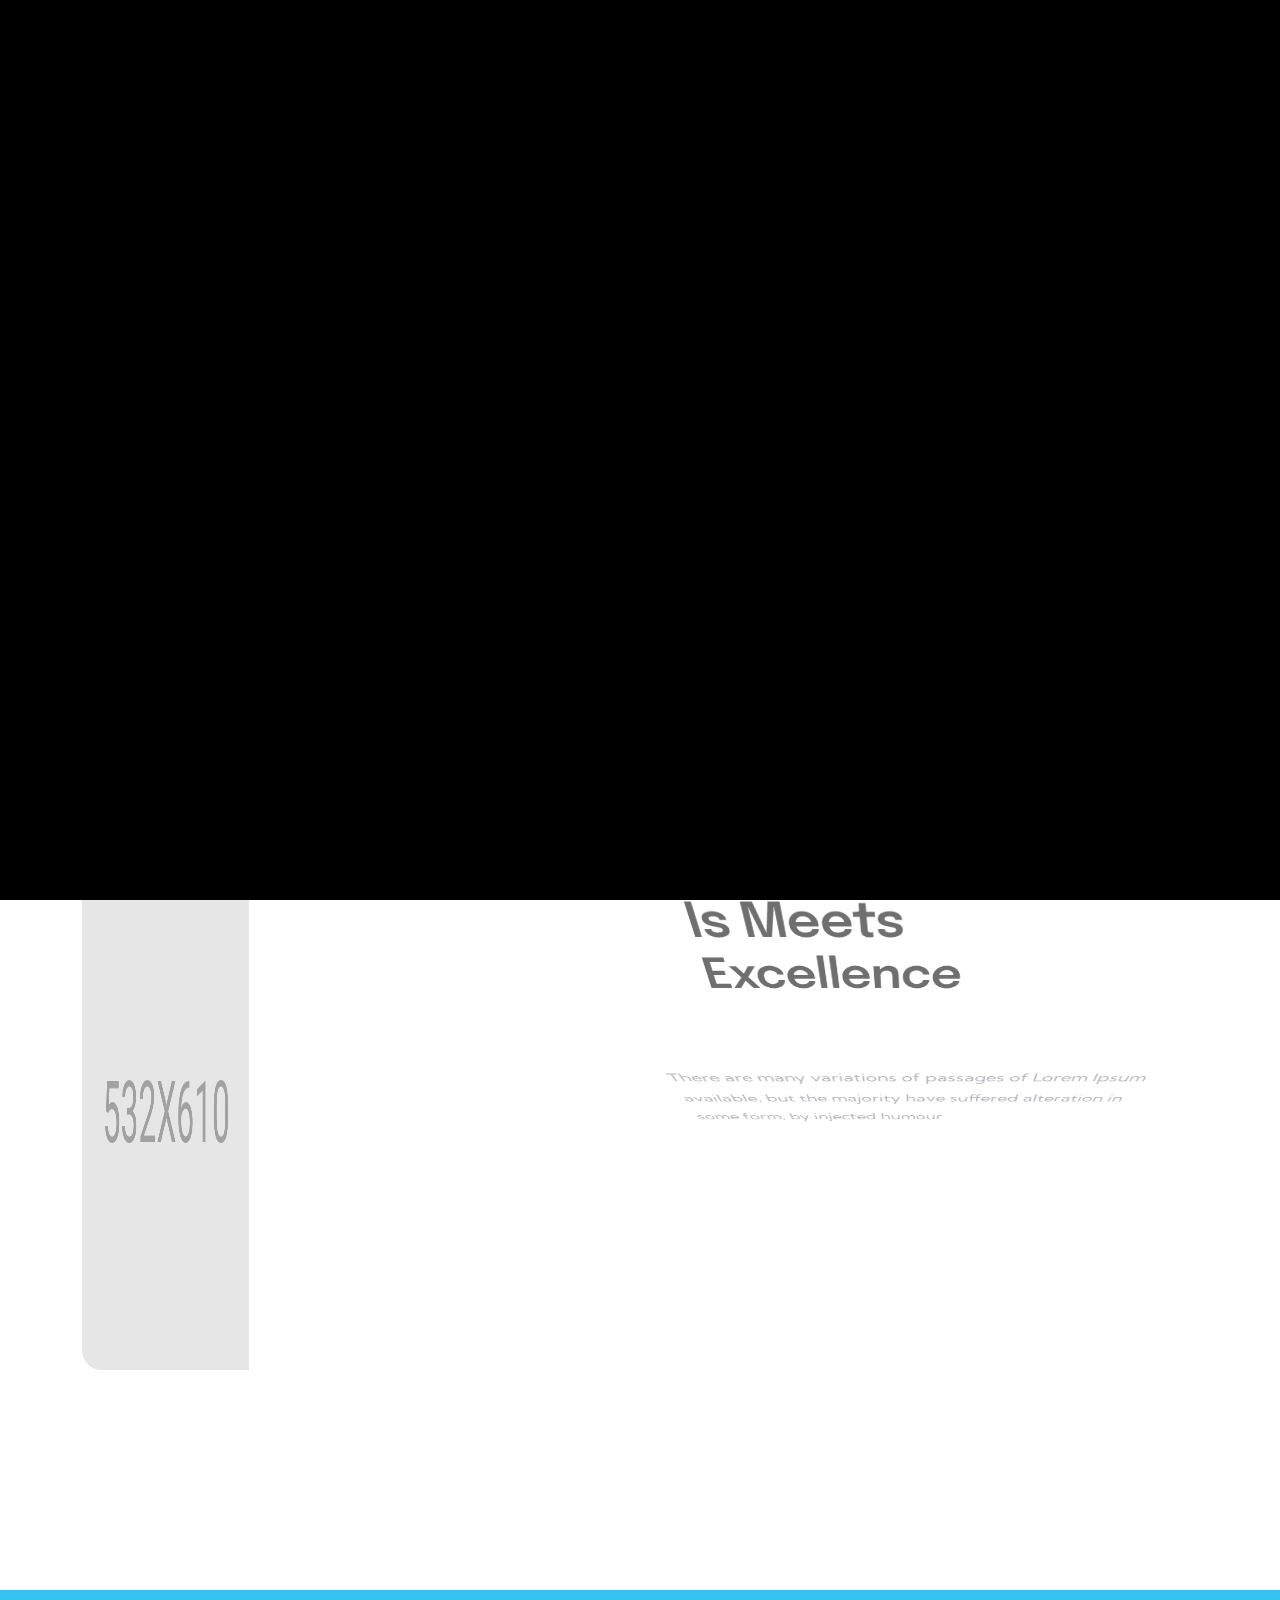
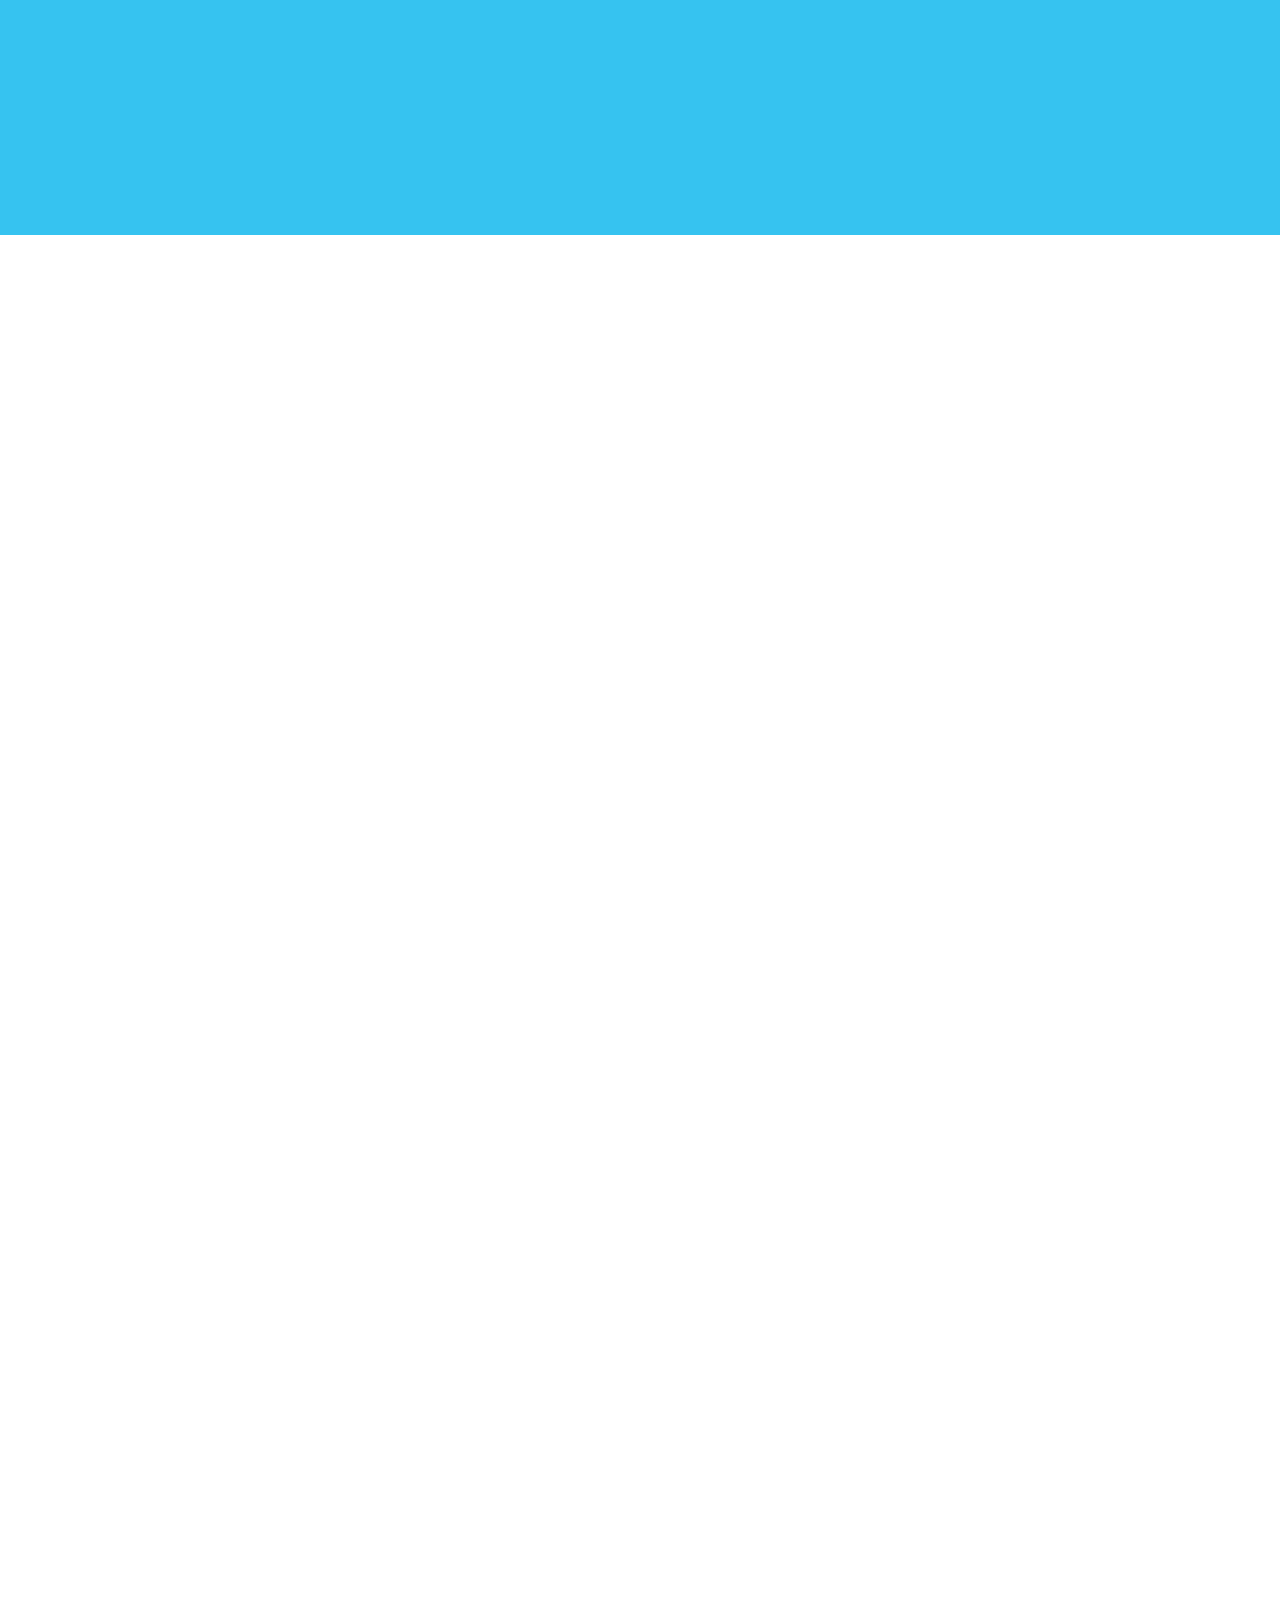
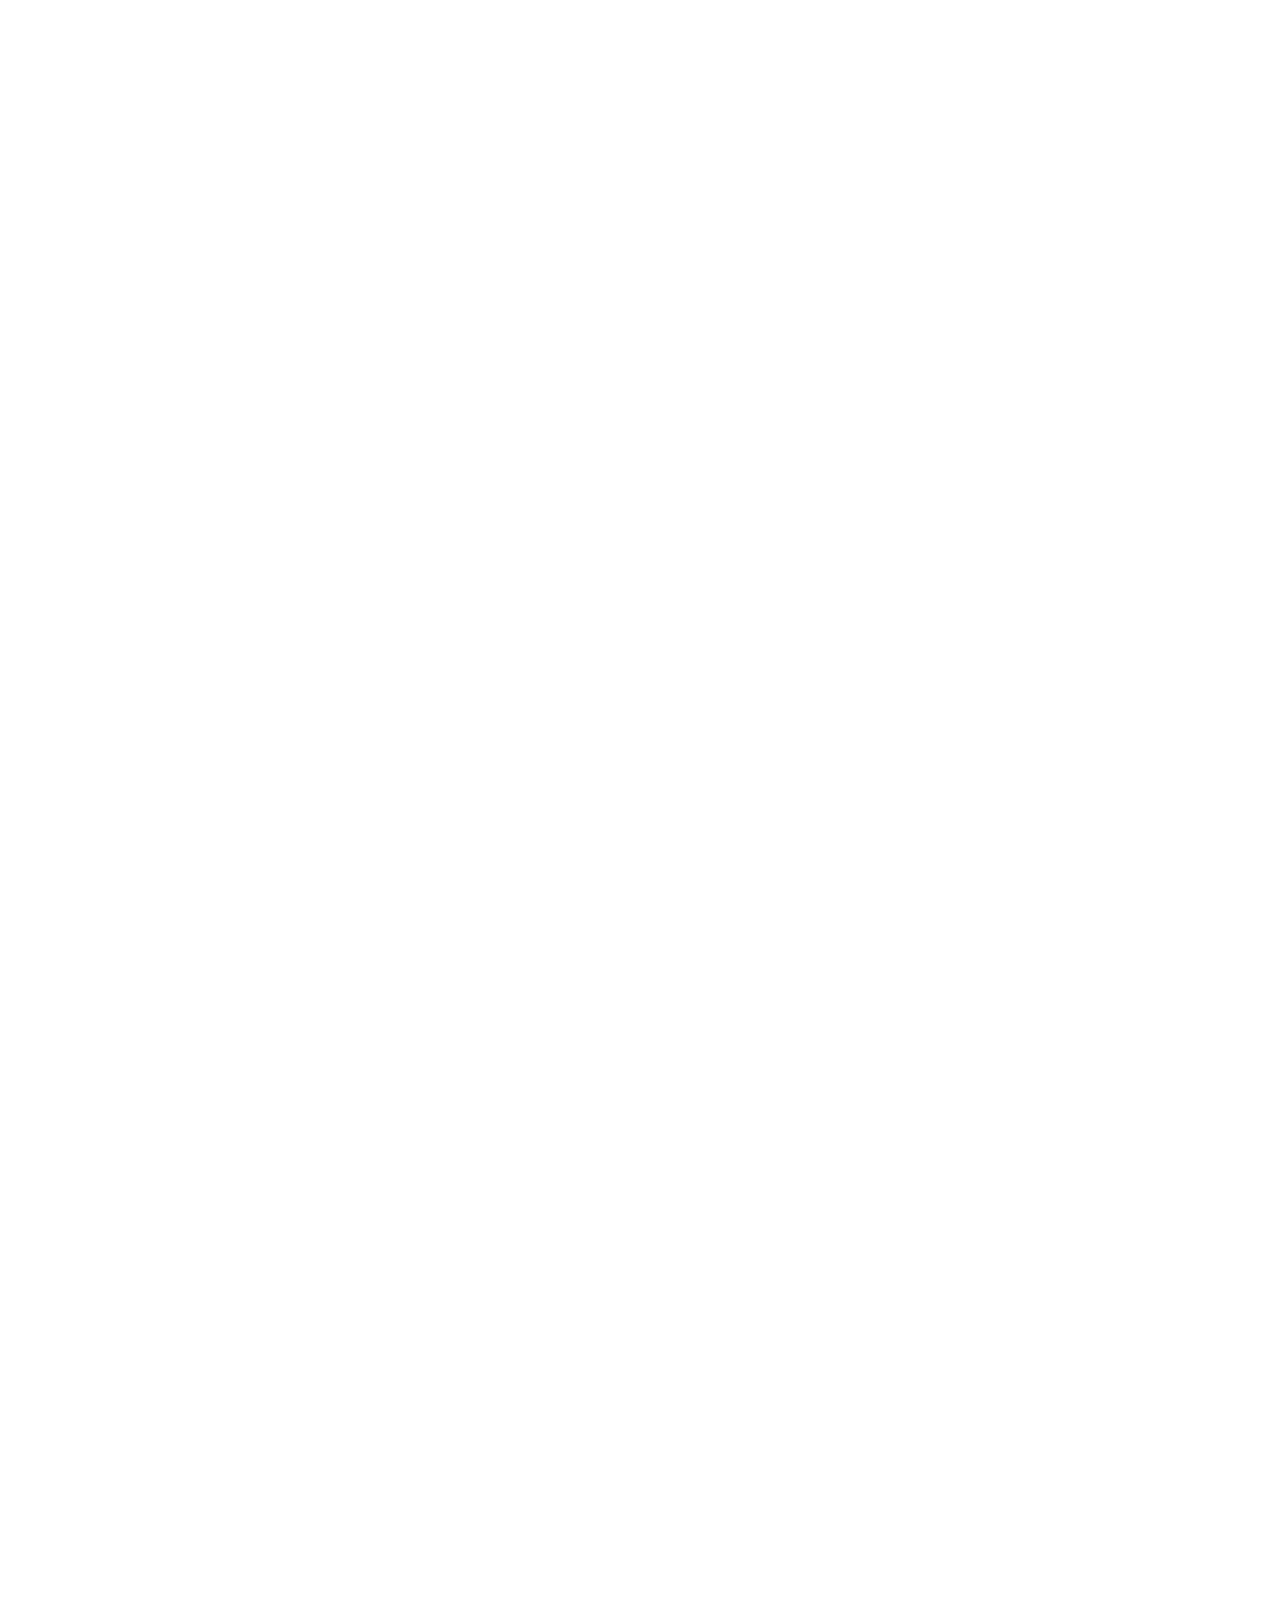
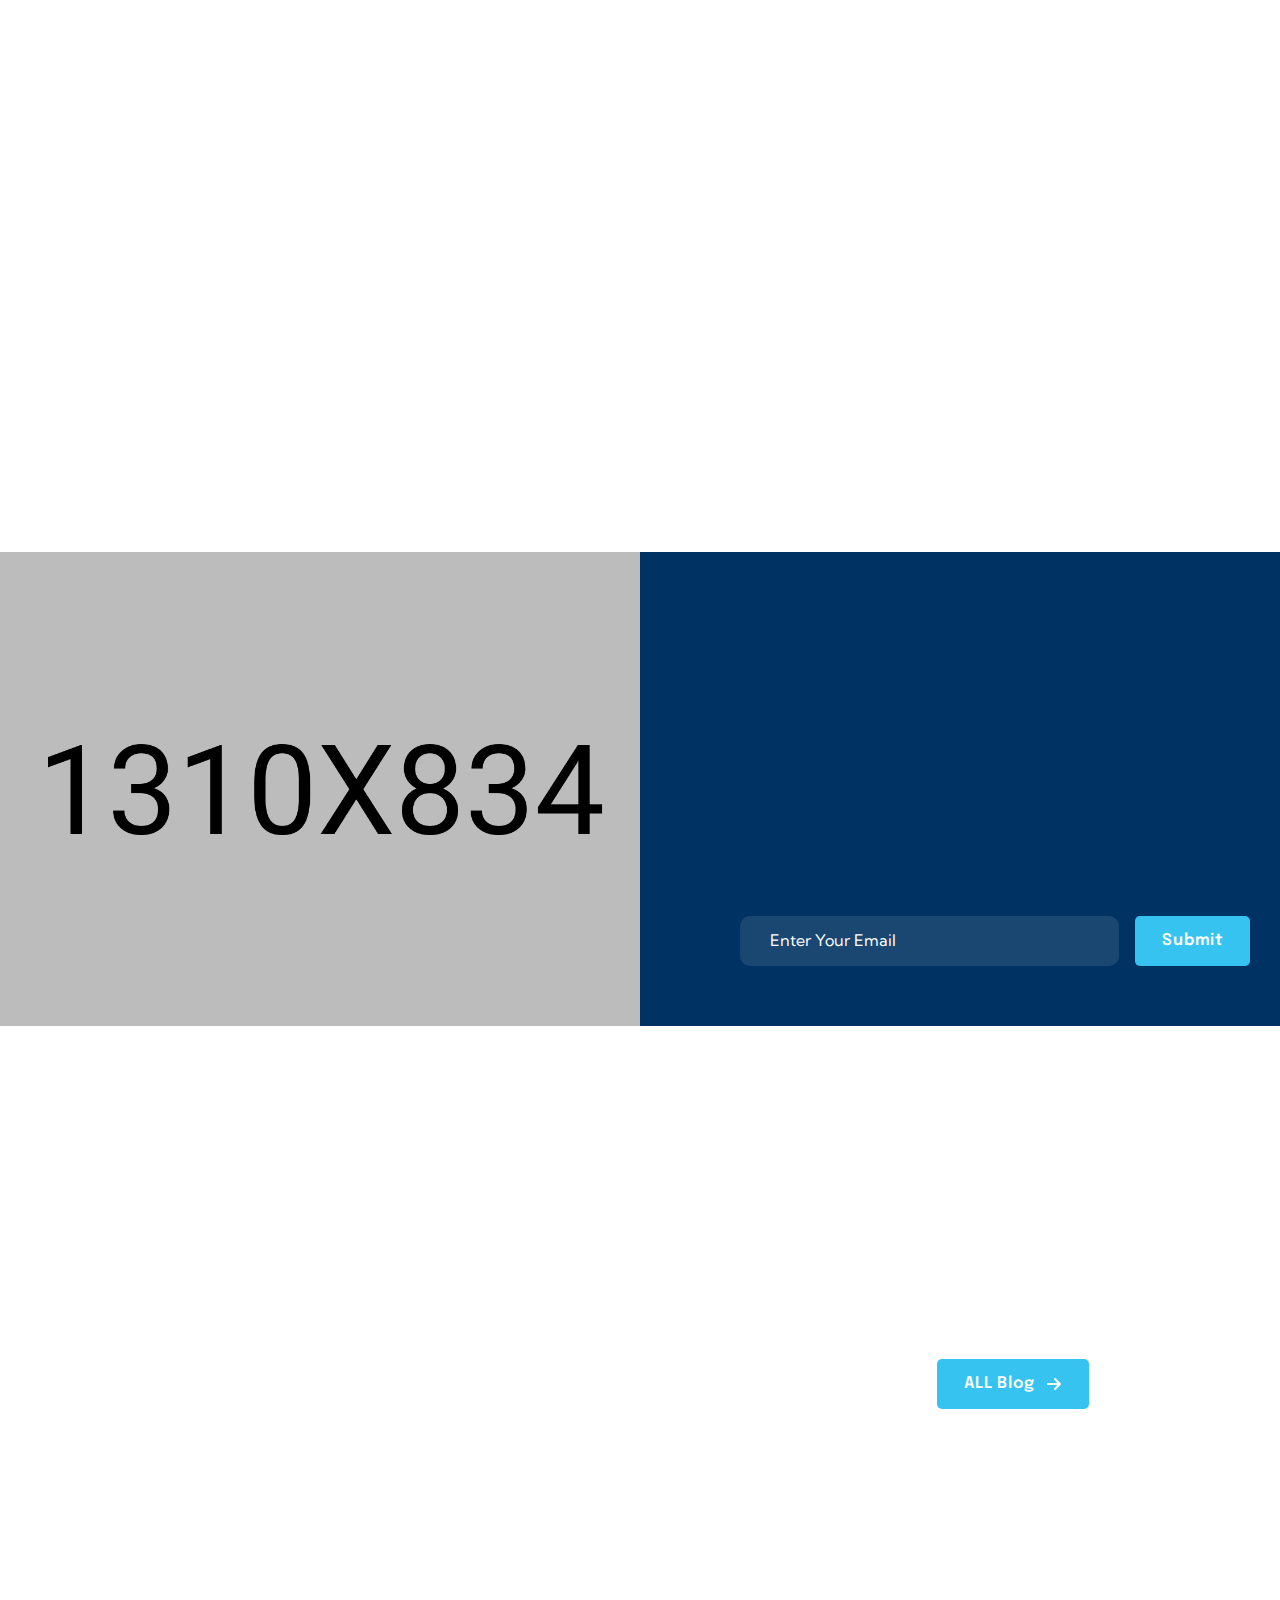
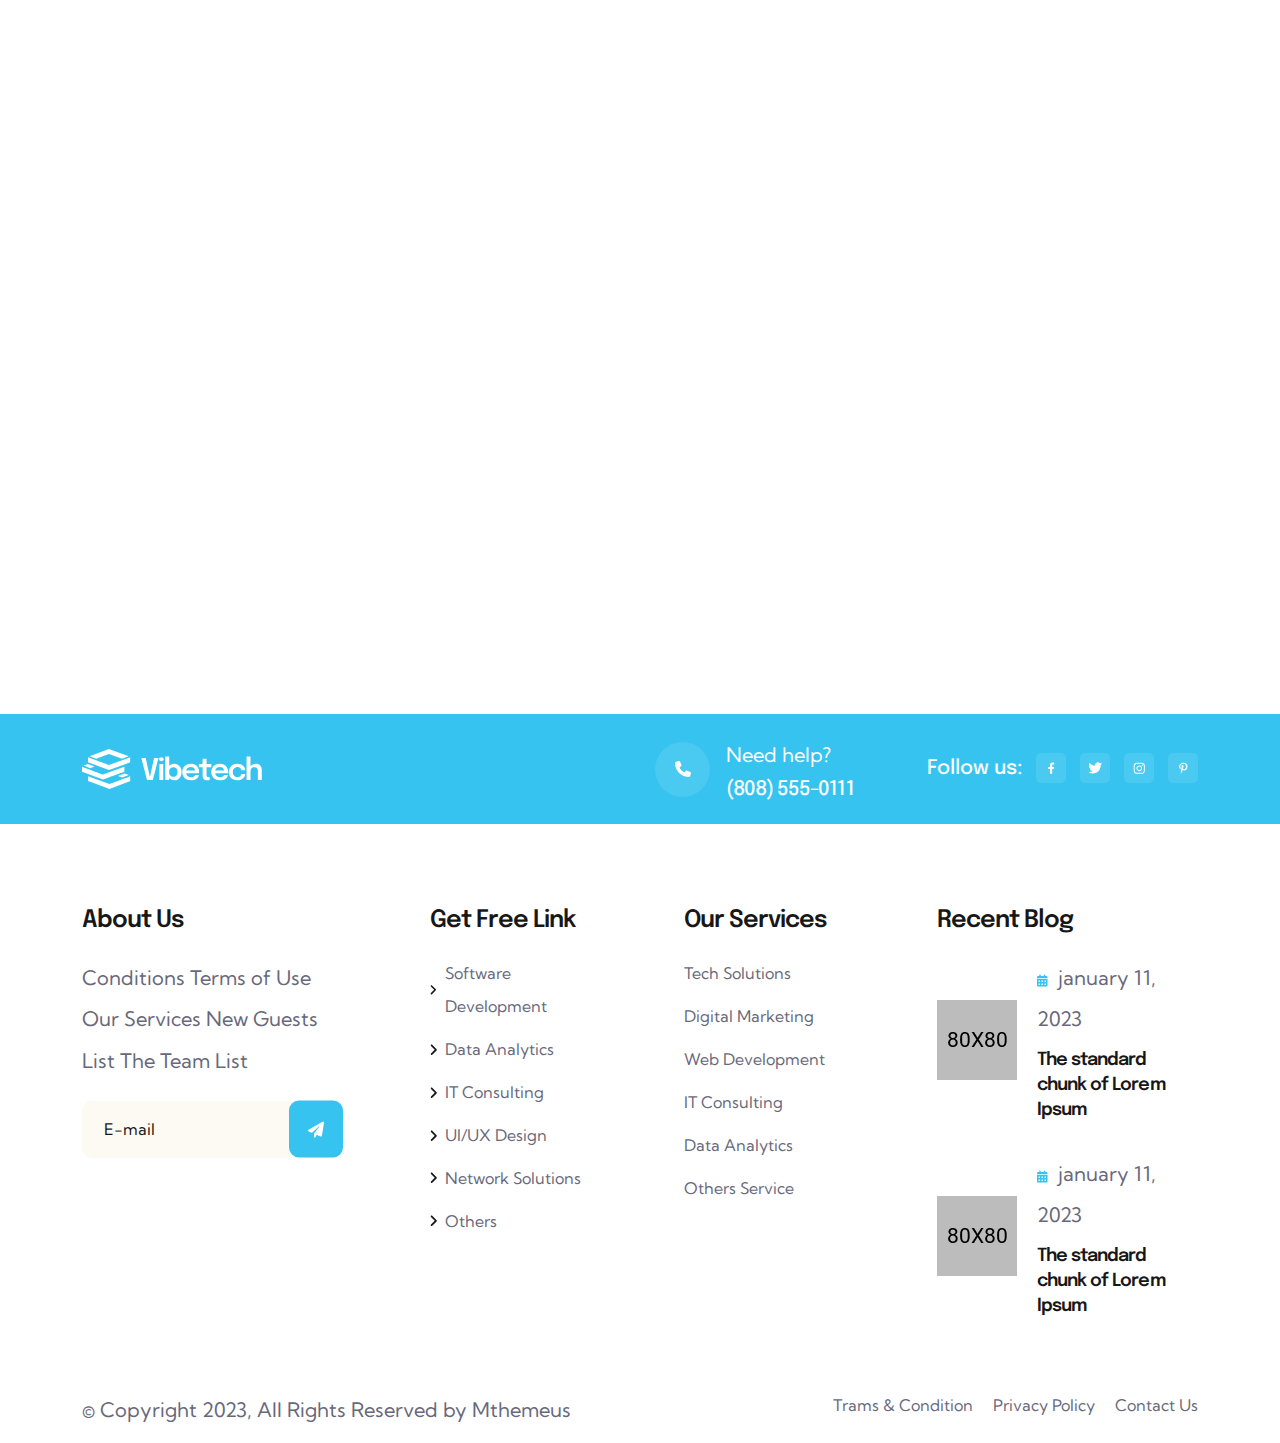
<file: home-three.html>
<!doctype html>
<html lang="en">

<head>
	<meta charset="UTF-8">
	<meta name="viewport" content="width=device-width, initial-scale=1.0, shrink-to-fit=no">
	<title>Vibetech - Creative Digital Agency HTML Template</title>

	<link rel="icon" href="assets/images/fav.png" type="image/gif" sizes="20x20">

	<!-- Box Icon CSS -->
	<link rel="stylesheet" href="assets/css/boxicons.min.css">
	<!-- Bootstrap Icon CSS -->
	<link rel="stylesheet" href="assets/css/bootstrap-icons.css">
	<!-- Swiper Carousel CSS -->
	<link rel="stylesheet" href="assets/css/swiper-bundle.min.css">
	<!-- Magnific Popup CSS -->
	<link rel="stylesheet" href="assets/css/magnific-popup.css">
	<!-- Odometer CSS -->
	<link rel="stylesheet" href="assets/css/odometer.css">
	<!-- Bootstrap CSS -->
	<link rel="stylesheet" href="assets/css/bootstrap.min.css">
	<link rel="stylesheet" href="assets/css/meanmenu.min.css">


	<!-- Main CSS -->
	<link rel="stylesheet" href="assets/css/style.css">
	<!-- Responsive CSS -->
	<link rel="stylesheet" href="assets/css/responsive.css">


</head>

<body>

	<div class="cursor d-none d-lg-block"></div>

	<!-- Preloader -->

	<div id="preloader">
		<div class="loader_line"></div>
	</div>

	<!-- Preloader End -->

	<!-- back to to button start-->
	<a href="#" id="scroll-top" class="back-to-top-btn"><i class="bi bi-arrow-up"></i></a>
	<!-- back to to button end-->

	<div id="smooth-wrapper">

        <!-- Header area -->
        <header>

            <!-- Menu -->

            <div class="menu-area menu-area-three position-absolute">
                <div class="container">
                    <div class="row align-items-center">
                        <div class="col-xl-3 col-lg-2 hamburger-menu position-relative">
                            <div class="menu-logo-wrap">
                                <a href="index.html"><img src="assets/images/logo-2.svg" alt=""></a>
                            </div>
                        </div>
                        <div class="col-xl-9 col-lg-10">
                            <div class="nav-wrap d-flex justify-content-end align-items-center">
                                <div class="mainmenu text-right">
                                    <ul>
                                        <li class="has-child-menu"><a href="javascript:void(0)">Home</a>
                                            <ul>
                                                <li><a href="index.html">Home Version 01</a></li>
                                                <li><a href="home-two.html">Home Version 02</a></li>
                                                <li><a href="home-three.html">Home Version 03</a></li>
                                            </ul>
                                        </li>
                                        <li><a href="about-us.html">About</a></li>
                                        <li class="has-child-menu"><a href="javascript:void(0)">Blog</a>
                                            <ul>
                                                <li><a href="blog-classic.html">Blog Classic</a></li>
                                                <li><a href="blog-details.html">Blog Details</a></li>
                                            </ul>
                                        </li>
                                        <li class="has-child-menu"><a href="javascript:void(0)">Pages</a>
                                            <ul>
                                                <li class="has-child-menu"><a href="javascript:void(0)">Service</a>
                                                    <ul>
                                                        <li><a href="service-one.html">Service One</a></li>
                                                        <li><a href="service-two.html">Service Two</a></li>
                                                        <li><a href="service-three.html">Service Three</a></li>
                                                        <li><a href="service-details.html">Service Details</a></li>
                                                    </ul>
                                                </li>
                                                <li class="has-child-menu"><a href="javascript:void(0)">Project</a>
                                                    <ul>
                                                        <li><a href="project.html">Project</a></li>
                                                        <li><a href="project-details.html">Project Details</a></li>
                                                    </ul>
                                                </li>
                                                <li><a href="faq.html">FAQ</a></li>
                                                <li><a href="team-details.html">Team Details</a></li>
                                            </ul>
                                        </li>
                                        <li><a href="contact.html">Contact</a></li>
                                    </ul>
                                    <div class="menu-btn-wrap flex-shrink-0 d-lg-none pb-5">
                                        <a class="common-btn border-radius-none ms-3 mt-4" href="contact.html">
                                            <span>
                                                Get a quote
                                                <svg width="15" height="14" viewBox="0 0 15 14" fill="none"
                                                    xmlns="http://www.w3.org/2000/svg">
                                                    <path
                                                        d="M13.6875 7.71875L8.6875 12.7188C8.3125 13.125 7.65625 13.125 7.28125 12.7188C6.875 12.3438 6.875 11.6875 7.28125 11.3125L10.5625 8H1C0.4375 8 0 7.5625 0 7C0 6.46875 0.4375 6 1 6H10.5625L7.28125 2.71875C6.875 2.34375 6.875 1.6875 7.28125 1.3125C7.65625 0.90625 8.3125 0.90625 8.6875 1.3125L13.6875 6.3125C14.0938 6.6875 14.0938 7.34375 13.6875 7.71875Z"
                                                        fill="currentColor" />
                                                </svg>
                                            </span>
                                        </a>
                                    </div>
                                </div>
                                <div class="search-wrap position-relative">
                                    <div class="search-icon">
                                        <i class="bi bi-search search"></i>
                                        <i class="bi bi-x-octagon cancel"></i>
                                    </div>
                                    <div class="search-field">
                                        <form action="#">
                                            <input type="search" placeholder="Search">
                                            <i class="bi bi-search search"></i>
                                        </form>
                                    </div>
                                </div>
                                <div class="menu-btn-wrap flex-shrink-0 d-none d-lg-block">
                                    <a class="common-btn border-radius-none" href="contact.html">
                                        <span>
                                            Get a quote
                                            <svg width="15" height="14" viewBox="0 0 15 14" fill="none"
                                                xmlns="http://www.w3.org/2000/svg">
                                                <path
                                                    d="M13.6875 7.71875L8.6875 12.7188C8.3125 13.125 7.65625 13.125 7.28125 12.7188C6.875 12.3438 6.875 11.6875 7.28125 11.3125L10.5625 8H1C0.4375 8 0 7.5625 0 7C0 6.46875 0.4375 6 1 6H10.5625L7.28125 2.71875C6.875 2.34375 6.875 1.6875 7.28125 1.3125C7.65625 0.90625 8.3125 0.90625 8.6875 1.3125L13.6875 6.3125C14.0938 6.6875 14.0938 7.34375 13.6875 7.71875Z"
                                                    fill="currentColor" />
                                            </svg>

                                        </span>
                                    </a>
                                </div>
                            </div>
                        </div>
                    </div>
                </div>
            </div>

            <!-- Menu end -->

        </header>
        <!-- Header area End -->

		<div id="smooth-content">


			<!-- Hero -->

			<section class="hero-area hero-three position-relative z-index-one">
				<div class="container">
					<div class="row">
						<div class="col-xxl-5 col-xl-6 col-lg-7">
							<div class="hero-info-wrap text-center text-lg-start">
                                <a class="popup-youtube hero-video-btn ms-0 mt-0 "
                                    href="https://www.youtube.com/watch?v=MLpWrANjFbI">
                                    <span>
                                        <svg width="12" height="16" viewBox="0 0 12 16" fill="none"
                                            xmlns="http://www.w3.org/2000/svg">
                                            <path
                                                d="M2.28125 1.21875L11.2812 6.71875C11.7188 7 12 7.5 12 8C12 8.53125 11.7188 9.03125 11.2812 9.28125L2.28125 14.7812C1.8125 15.0625 1.21875 15.0938 0.75 14.8125C0.28125 14.5625 0 14.0625 0 13.5V2.5C0 1.96875 0.28125 1.46875 0.75 1.21875C1.21875 0.9375 1.8125 0.9375 2.28125 1.21875Z"
                                                fill="currentColor" />
                                        </svg>
                                    </span>
                                    See How It Works
                                </a>
								<h1 class="mt-lg-5 mt-4">Unlock <span>innovation</span> Digital</h1>
                                <a class="common-btn" href="contact.html">
                                    <span>
                                        Learn More
                                        <svg width="15" height="14" viewBox="0 0 15 14" fill="none"
                                            xmlns="http://www.w3.org/2000/svg">
                                            <path
                                                d="M13.6875 7.71875L8.6875 12.7188C8.3125 13.125 7.65625 13.125 7.28125 12.7188C6.875 12.3438 6.875 11.6875 7.28125 11.3125L10.5625 8H1C0.4375 8 0 7.5625 0 7C0 6.46875 0.4375 6 1 6H10.5625L7.28125 2.71875C6.875 2.34375 6.875 1.6875 7.28125 1.3125C7.65625 0.90625 8.3125 0.90625 8.6875 1.3125L13.6875 6.3125C14.0938 6.6875 14.0938 7.34375 13.6875 7.71875Z"
                                                fill="currentColor" />
                                        </svg>
                                    </span>
                                </a>
							</div>
						</div>
					</div>
				</div>
				<img class="position-absolute end-0 bottom-0 z-index-minus-one d-md-block d-none" src="assets/images/hero/hero-2-sp.png" alt="">
			</section>

			<!-- Hero End -->


			<!-- History -->

			<section class="history-area pt-120 pb-120 overflow-hidden">
				<div class="container">
					<div class="row align-items-center justify-content-between">
						<div class="col-lg-5">
							<div class="history-img-wrap">
								<img class="w-100 image-scale-anim-left" src="assets/images/process-img.png" alt="">
							</div>
						</div>
						<div class="col-lg-6 mobt-35">
							<div class="history-info-wrap">
								<div class="section-title text-anim">
									<span>Our History</span>
									<h2>Where innovation is meets excellence</h2>
									<p>There are many variations of passages of Lorem Ipsum available, but the majority
										have suffered alteration in some form, by injected humour</p>
								</div>
								<div class="listing-box process-listing-box mt-5">
									<div class="single-listing-box fade_left">
										<div class="listing-box-icon-wrap">
											<img src="assets/images/icon/graf.svg" alt="">
										</div>
										<div class="listing-box-info">
											<h2>Tech Solutions</h2>
											<p>It is a long established fact that a reader will be distracted.</p>
										</div>
									</div>
									<div class="single-listing-box fade_left">
										<div class="listing-box-icon-wrap">
											<img src="assets/images/icon/chart.svg" alt="">
										</div>
										<div class="listing-box-info">
											<h2>Digital Marketing</h2>
											<p>It is a long established fact that a reader will be distracted.</p>
										</div>
									</div>
								</div>
							</div>
						</div>
					</div>
				</div>
			</section>

			<!-- History End -->


			<!-- Counter -->

			<section class="counter-area-three">
				<div class="container">
					<div class="row justify-content-center">
						<div class="col-xl-3 col-lg-4 col-md-6 fade_left">
							<div class="d-flex align-items-center justify-content-center counter-item-box-wrap">
								<img class="flex-shrink-0" src="assets/images/icon/award.svg" alt="">
								<div class="counter-item-wrap">
									<h3 class="counter-text mb-2">Winning award</h3>
									<div class="counter-item position-relative d-flex align-items-center">
										<h2 class="odometer" data-odometer-final="200">.</h2>
										<span class="counter-sign">+</span>
									</div>
								</div>
							</div>
						</div>
						<div class="col-xl-3 col-lg-4 col-md-6 fade_left">
							<div class="d-flex align-items-center justify-content-center counter-item-box-wrap">
								<img class="flex-shrink-0" src="assets/images/icon/happy-client.svg" alt="">
								<div class="counter-item-wrap">
									<h3 class="counter-text mb-2">Happy Clients</h3>
									<div class="counter-item position-relative d-flex align-items-center">
										<h2 class="odometer" data-odometer-final="5">.</h2>
										<span class="counter-sign">k</span>
									</div>
								</div>
							</div>
						</div>
						<div class="col-xl-3 col-lg-4 col-md-6 fade_left">
							<div class="d-flex align-items-center justify-content-center counter-item-box-wrap">
								<img class="flex-shrink-0" src="assets/images/icon/complete-three.svg" alt="">
								<div class="counter-item-wrap">
									<h3 class="counter-text mb-2">Complete project</h3>
									<div class="counter-item position-relative d-flex align-items-center">
										<h2 class="odometer" data-odometer-final="500">.</h2>
										<span class="counter-sign">k</span>
									</div>
								</div>
							</div>
						</div>
						<div class="col-xl-3 col-lg-4 col-md-6 fade_left">
							<div class="d-flex align-items-center justify-content-center counter-item-box-wrap">
								<img class="flex-shrink-0" src="assets/images/icon/review.svg" alt="">
								<div class="counter-item-wrap">
									<h3 class="counter-text mb-2">Client review</h3>
									<div class="counter-item position-relative d-flex align-items-center">
										<h2 class="odometer" data-odometer-final="400">.</h2>
										<span class="counter-sign">k</span>
									</div>
								</div>
							</div>
						</div>
					</div>
				</div>
			</section>

			<!-- Counter End -->


			<!-- Service Three -->

			<section class="service-three-area pt-120">
				<div class="container">
					<div class="row justify-content-between">
						<div class="col-xxl-3 col-lg-4">
							<div class="section-title text-anim">
								<span>Best service</span>
								<h2>Building our Digital Success</h2>
							</div>
						</div>
						<div class="col-xl-8 col-lg-8 mobt-35">
							<div class="row">
								<div class="col-md-6 fade_left">
									<div class="service-three-box">
										<svg width="40" height="40" viewBox="0 0 40 40" fill="none" xmlns="http://www.w3.org/2000/svg">
											<g clip-path="url(#clip0_3909_57278)">
											<path d="M19.1666 26.668H20.8334V38.3348H19.1666V26.668ZM7.5 23.3348H32.5V25.0014H7.5V23.3348ZM35.8334 12.5014C33.5358 12.5014 31.6666 10.6322 31.6666 8.33484C31.6666 6.03719 33.5358 4.16797 35.8334 4.16797C38.1308 4.16797 40 6.03719 40 8.33484C40 10.6322 38.1308 12.5014 35.8334 12.5014ZM35.8334 5.83484C34.4549 5.83484 33.3334 6.95633 33.3334 8.33484C33.3334 9.71297 34.4549 10.8348 35.8334 10.8348C37.2116 10.8348 38.3334 9.71297 38.3334 8.33484C38.3334 6.95633 37.2116 5.83484 35.8334 5.83484Z" fill="currentColor"/>
											<path d="M27.5025 38.3348C27.3927 38.3348 27.2809 38.3137 27.1741 38.2671C26.7509 38.0855 26.5549 37.5957 26.7368 37.173L29.2368 31.3396C29.3009 31.1897 29.4077 31.0619 29.5438 30.9722C29.68 30.8825 29.8395 30.8347 30.0025 30.8348H35.8359C37.2141 30.8348 38.3359 29.713 38.3359 28.3348V17.5014C38.3359 16.5822 37.5883 15.8348 36.6691 15.8348H35.8359C35.2509 15.8348 34.7184 16.2216 34.0009 17.1716C33.1959 18.2348 30.7527 21.2346 30.6491 21.3613C30.5708 21.4571 30.4722 21.5344 30.3604 21.5874C30.2485 21.6405 30.1263 21.668 30.0025 21.668H25.8359C25.3758 21.668 25.0025 22.0415 25.0025 22.5014V24.168C25.0026 24.2774 24.9811 24.3859 24.9392 24.487C24.8974 24.5882 24.836 24.6801 24.7586 24.7575C24.6812 24.8349 24.5893 24.8963 24.4881 24.9381C24.3869 24.98 24.2785 25.0015 24.1691 25.0014C24.0596 25.0015 23.9512 24.98 23.8501 24.9381C23.7489 24.8963 23.657 24.8349 23.5797 24.7575C23.5023 24.6801 23.4409 24.5881 23.3991 24.487C23.3573 24.3858 23.3358 24.2774 23.3359 24.168V22.5014C23.3359 21.1229 24.4574 20.0014 25.8359 20.0014H29.6058C30.2625 19.193 32.0325 17.0098 32.6709 16.1656C33.375 15.2355 34.3698 14.168 35.8359 14.168H36.6691C38.5074 14.168 40.0025 15.663 40.0025 17.5014V28.3348C40.0025 30.6322 38.1333 32.5014 35.8359 32.5014H30.5518L28.2682 37.8298C28.1333 38.1456 27.8257 38.3348 27.5025 38.3348Z" fill="currentColor"/>
											<path d="M24.1688 38.332C24.0821 38.332 23.9931 38.3177 23.9055 38.2887C23.4697 38.1438 23.2331 37.672 23.3791 37.2343L26.1423 28.9437C26.5947 27.582 27.8663 26.6652 29.3041 26.6652H31.6688V24.1652C31.6688 23.7044 32.0415 23.332 32.5023 23.332C32.9631 23.332 33.3357 23.7044 33.3357 24.1652V27.4986C33.3358 27.6081 33.3143 27.7165 33.2724 27.8176C33.2306 27.9188 33.1692 28.0107 33.0918 28.0881C33.0144 28.1655 32.9225 28.2269 32.8213 28.2688C32.7202 28.3106 32.6117 28.3321 32.5023 28.332H29.304C28.5856 28.332 27.9497 28.7895 27.7238 29.4703L24.9598 37.762C24.9044 37.9279 24.7982 38.0722 24.6562 38.1745C24.5143 38.2768 24.3438 38.3319 24.1688 38.332Z" fill="currentColor"/>
											<path d="M32.4991 25.0014C32.3252 25.0014 32.15 24.9474 32.0002 24.8348C31.6318 24.5589 31.5567 24.0364 31.8332 23.669L34.3332 20.3355C34.6091 19.9672 35.1316 19.893 35.4993 20.169C35.8676 20.4448 35.9423 20.9673 35.6659 21.3347L33.1659 24.6681C33.0032 24.8863 32.7534 25.0014 32.4991 25.0014ZM4.16656 12.5014C1.86922 12.5014 0 10.6322 0 8.33484C0 6.03719 1.86922 4.16797 4.16656 4.16797C6.46422 4.16797 8.33344 6.03719 8.33344 8.33484C8.33344 10.6322 6.46422 12.5014 4.16656 12.5014ZM4.16656 5.83484C2.78844 5.83484 1.66656 6.95633 1.66656 8.33484C1.66656 9.71297 2.78844 10.8348 4.16656 10.8348C5.54508 10.8348 6.66656 9.71297 6.66656 8.33484C6.66656 6.95633 5.54508 5.83484 4.16656 5.83484ZM12.5 38.3348C12.1768 38.3348 11.8692 38.1456 11.7344 37.8298L9.45063 32.5014H4.16656C1.86922 32.5014 0 30.6322 0 28.3348V17.5014C0 15.663 1.49508 14.168 3.33344 14.168H4.16656C5.63266 14.168 6.62844 15.2355 7.33094 16.1656C7.97 17.0098 9.73906 19.193 10.3958 20.0014H14.1666C15.5451 20.0014 16.6666 21.1229 16.6666 22.5014V24.168C16.6666 24.6287 16.2934 25.0014 15.8334 25.0014C15.3733 25.0014 15 24.6287 15 24.168V22.5014C15 22.0415 14.6258 21.668 14.1666 21.668H10C9.74922 21.668 9.51266 21.5557 9.35422 21.3612C9.25078 21.2347 6.80664 18.2347 6.0025 17.1706C5.28414 16.2215 4.7525 15.8348 4.16656 15.8348H3.33344C2.41422 15.8348 1.66656 16.5822 1.66656 17.5014V28.3348C1.66656 29.713 2.78844 30.8348 4.16656 30.8348H10C10.163 30.8347 10.3225 30.8825 10.4586 30.9722C10.5947 31.0619 10.7015 31.1896 10.7656 31.3395L13.2656 37.173C13.4476 37.5957 13.2508 38.0855 12.8284 38.2671C12.7248 38.3121 12.613 38.3352 12.5 38.3348Z" fill="currentColor"/>
											<path d="M15.8309 38.332C15.656 38.3319 15.4855 38.2768 15.3435 38.1745C15.2016 38.0722 15.0954 37.9279 15.0399 37.762L12.2766 29.4709C12.1662 29.1391 11.954 28.8504 11.6702 28.646C11.3865 28.4416 11.0455 28.3317 10.6958 28.332H7.4975C7.03758 28.332 6.66406 27.9594 6.66406 27.4986V24.1652C6.66406 23.7044 7.03758 23.332 7.4975 23.332C7.95742 23.332 8.33094 23.7044 8.33094 24.1652V26.6652H10.6958C11.3955 26.6643 12.0777 26.8841 12.6454 27.2931C13.2131 27.7021 13.6375 28.2796 13.8583 28.9436L16.6216 37.2343C16.7675 37.671 16.5316 38.1437 16.0949 38.2887C16.0098 38.317 15.9207 38.3317 15.8309 38.332Z" fill="currentColor"/>
											<path d="M7.49864 25C7.3691 25.0001 7.2413 24.9701 7.1254 24.9123C7.00949 24.8544 6.90866 24.7703 6.8309 24.6667L4.3309 21.3333C4.05434 20.9659 4.1295 20.4434 4.49786 20.1676C4.8677 19.8916 5.38926 19.9659 5.6645 20.3341L8.1645 23.6676C8.44106 24.035 8.3659 24.5574 7.99755 24.8334C7.85376 24.9416 7.67863 25.0001 7.49864 25ZM26.6643 21.6666C26.5548 21.6667 26.4464 21.6452 26.3453 21.6034C26.2442 21.5615 26.1523 21.5002 26.0749 21.4228C25.9975 21.3454 25.9362 21.2535 25.8943 21.1524C25.8525 21.0513 25.831 20.9429 25.8311 20.8334V15C25.8311 13.1616 24.3361 11.6666 22.4977 11.6666H17.4977C15.6593 11.6666 14.1643 13.1616 14.1643 15V17.5C14.1643 17.9599 13.7911 18.3334 13.3311 18.3334C12.871 18.3334 12.4977 17.9599 12.4977 17.5V15C12.4977 12.2424 14.7401 10 17.4977 10H22.4977C25.2553 10 27.4977 12.2424 27.4977 15V20.8334C27.4977 21.2942 27.125 21.6666 26.6643 21.6666ZM19.9977 8.33344C17.7004 8.33344 15.8311 6.46422 15.8311 4.16656C15.8311 1.86922 17.7004 0 19.9977 0C22.295 0 24.1643 1.86922 24.1643 4.16656C24.1643 6.46422 22.295 8.33344 19.9977 8.33344ZM19.9977 1.66656C18.6192 1.66656 17.4977 2.78844 17.4977 4.16656C17.4977 5.54508 18.6192 6.66656 19.9977 6.66656C21.3762 6.66656 22.4977 5.54508 22.4977 4.16656C22.4977 2.78844 21.3762 1.66656 19.9977 1.66656Z" fill="currentColor"/>
											<path d="M19.1641 13.332H20.8309V14.9986H19.1641V13.332Z" fill="currentColor"/>
											</g>
											<defs>
											<clipPath id="clip0_3909_57278">
											<rect width="40" height="40" fill="white"/>
											</clipPath>
											</defs>
										</svg>
										<h2>Digital Boost</h2>
										<p>It is a long established fact that a reader design he will be distracted by the readable hkljklkl contend</p>
										<a class="d-flex align-items-center" href="service-details.html">
											Read More 
											<svg class="ms-2" width="15" height="14" viewBox="0 0 15 14" fill="none" xmlns="http://www.w3.org/2000/svg">
											<path d="M13.6875 7.71875L8.6875 12.7188C8.3125 13.125 7.65625 13.125 7.28125 12.7188C6.875 12.3438 6.875 11.6875 7.28125 11.3125L10.5625 8H1C0.4375 8 0 7.5625 0 7C0 6.46875 0.4375 6 1 6H10.5625L7.28125 2.71875C6.875 2.34375 6.875 1.6875 7.28125 1.3125C7.65625 0.90625 8.3125 0.90625 8.6875 1.3125L13.6875 6.3125C14.0938 6.6875 14.0938 7.34375 13.6875 7.71875Z" fill="currentColor"/>
											</svg>
										</a>
									</div>
								</div>
								<div class="col-md-6 fade_left">
									<div class="service-three-box">
										<svg width="40" height="40" viewBox="0 0 40 40" fill="none" xmlns="http://www.w3.org/2000/svg">
											<g clip-path="url(#clip0_3909_57305)">
											<path d="M10.0025 21.666H11.6691V38.3329H10.0025V21.666ZM3.33594 21.666H5.0025V38.3329H3.33594V21.666ZM6.66906 24.9995H8.33594V38.3329H6.66906V24.9995Z" fill="currentColor"/>
											<path d="M14.1666 25H10.8334V23.3334H13.3334V15C13.3334 13.1616 11.8384 11.6666 10 11.6666H5C3.16164 11.6666 1.66656 13.1616 1.66656 15V23.3334H4.16656V25H0.833438C0.373281 25 0 24.6273 0 24.1666V15C0 12.2424 2.24242 10 5 10H10C12.7576 10 15 12.2424 15 15V24.1666C15 24.6273 14.6268 25 14.1666 25ZM7.5 8.33344C5.20266 8.33344 3.33344 6.46422 3.33344 4.16656C3.33344 1.86922 5.20266 0 7.5 0C9.79734 0 11.6666 1.86922 11.6666 4.16656C11.6666 6.46422 9.79734 8.33344 7.5 8.33344ZM7.5 1.66656C6.12148 1.66656 5 2.78844 5 4.16656C5 5.54508 6.12148 6.66656 7.5 6.66656C8.87852 6.66656 10 5.54508 10 4.16656C10 2.78844 8.87852 1.66656 7.5 1.66656Z" fill="currentColor"/>
											<path d="M6.66406 13.334H8.33094V15.0005H6.66406V13.334ZM16.6641 15.0005H18.3309V16.6671H16.6641V15.0005ZM16.6641 18.334H18.3309V20.0005H16.6641V18.334ZM16.6641 21.6671H18.3309V23.334H16.6641V21.6671ZM32.4966 33.334C32.3192 33.334 32.1408 33.2781 31.9891 33.1606C30.9634 32.3705 29.5383 31.5515 27.8702 30.7922C25.5584 29.7289 23.1249 29.1671 20.8309 29.1671H19.1641C18.7041 29.1671 18.3309 28.7948 18.3309 28.334C18.3309 27.8732 18.7041 27.5005 19.1641 27.5005H20.8309C23.3642 27.5005 26.0376 28.1148 28.5626 29.2773C30.3673 30.0979 31.8634 30.9613 33.0059 31.8405C33.3709 32.1215 33.4384 32.644 33.1576 33.009C32.994 33.2223 32.7466 33.334 32.4966 33.334H32.4966Z" fill="currentColor"/>
											<path d="M20.8334 38.3334C20.3733 38.3334 20 37.9608 20 37.5C20 37.0392 20.3732 36.6666 20.8334 36.6666C23.3709 36.6666 25.8383 34.0798 27.435 29.7448C27.5177 29.5114 27.5983 29.2772 27.6767 29.0423C28.6517 26.1441 29.1666 22.7283 29.1666 19.1666C29.1666 15.3101 28.5675 11.6516 27.4359 8.58922C25.8392 4.25414 23.3709 1.66656 20.8334 1.66656C20.3733 1.66656 20 1.29336 20 0.833438C20 0.373281 20.3732 0 20.8334 0C24.1477 0 27.1234 2.91992 28.9991 8.01172C30.1984 11.2567 30.8334 15.1151 30.8334 19.1666C30.8334 22.9074 30.2884 26.5066 29.2566 29.5734C29.1738 29.8205 29.0888 30.0669 29.0018 30.3125C27.1234 35.4133 24.1477 38.3334 20.8334 38.3334Z" fill="currentColor"/>
											<path d="M20 0.833984H21.6666V37.5005H20V0.833984Z" fill="currentColor"/>
											<path d="M35.8334 20.0005H20.8334C20.3733 20.0005 20 19.6273 20 19.1671C20 18.7072 20.3732 18.334 20.8334 18.334H35.8334C36.2942 18.334 36.6666 18.7072 36.6666 19.1671C36.6666 19.6273 36.2942 20.0005 35.8334 20.0005Z" fill="currentColor"/>
											<path d="M20.8359 38.3334H19.1691C18.7091 38.3334 18.3359 37.9608 18.3359 37.5C18.3359 37.0392 18.7091 36.6666 19.1691 36.6666H20.8359C30.485 36.6666 38.3359 28.8159 38.3359 19.1666C38.3359 9.51656 30.485 1.66656 20.8359 1.66656H19.1691C18.7091 1.66656 18.3359 1.29336 18.3359 0.833438C18.3359 0.373281 18.7091 0 19.1691 0H20.8359C31.4051 0 40.0025 8.59836 40.0025 19.1666C40.0025 29.7357 31.4051 38.3334 20.8359 38.3334Z" fill="currentColor"/>
											<path d="M20.8359 10.8333H19.1691C18.7091 10.8333 18.3359 10.4598 18.3359 9.9999C18.3359 9.53997 18.7091 9.16646 19.1691 9.16646H20.8359C23.1291 9.16646 25.5625 8.60497 27.8709 7.54232C29.5691 6.76904 30.9549 5.97247 31.9935 5.17232C32.3584 4.89247 32.8816 4.96083 33.1616 5.32396C33.2285 5.41067 33.2775 5.5097 33.3061 5.61539C33.3346 5.72108 33.3421 5.83135 33.328 5.93992C33.3139 6.04849 33.2786 6.15322 33.2241 6.24813C33.1695 6.34304 33.0968 6.42629 33.0101 6.4931C31.8708 7.37083 30.3752 8.23325 28.5633 9.0581C26.0416 10.219 23.3683 10.8333 20.8359 10.8333Z" fill="currentColor"/>
											</g>
											<defs>
											<clipPath id="clip0_3909_57305">
											<rect width="40" height="40" fill="white"/>
											</clipPath>
											</defs>
										</svg>
										<h2>Social Magnet</h2>
										<p>It is a long established fact that a reader design he will be distracted by the readable hkljklkl contend</p>
										<a class="d-flex align-items-center" href="service-details.html">
											Read More 
											<svg class="ms-2" width="15" height="14" viewBox="0 0 15 14" fill="none" xmlns="http://www.w3.org/2000/svg">
											<path d="M13.6875 7.71875L8.6875 12.7188C8.3125 13.125 7.65625 13.125 7.28125 12.7188C6.875 12.3438 6.875 11.6875 7.28125 11.3125L10.5625 8H1C0.4375 8 0 7.5625 0 7C0 6.46875 0.4375 6 1 6H10.5625L7.28125 2.71875C6.875 2.34375 6.875 1.6875 7.28125 1.3125C7.65625 0.90625 8.3125 0.90625 8.6875 1.3125L13.6875 6.3125C14.0938 6.6875 14.0938 7.34375 13.6875 7.71875Z" fill="currentColor"/>
											</svg>
										</a>
									</div>
								</div>
								<div class="col-md-6 fade_left">
									<div class="service-three-box">
										<svg width="40" height="40" viewBox="0 0 40 40" fill="none" xmlns="http://www.w3.org/2000/svg">
											<g clip-path="url(#clip0_3909_57293)">
											<path d="M10.8359 23.3334C10.3758 23.3334 10.0025 22.9608 10.0025 22.5V14.1666C10.0025 13.7066 10.3757 13.3334 10.8359 13.3334C11.2959 13.3334 11.6691 13.7066 11.6691 14.1666V22.5C11.6691 22.9608 11.2959 23.3334 10.8359 23.3334ZM7.5025 8.33344C5.20516 8.33344 3.33594 6.46422 3.33594 4.16656C3.33594 1.86922 5.20516 0 7.5025 0C9.79984 0 11.6691 1.86922 11.6691 4.16656C11.6691 6.46422 9.79984 8.33344 7.5025 8.33344ZM7.5025 1.66656C6.12398 1.66656 5.0025 2.78844 5.0025 4.16656C5.0025 5.54508 6.12398 6.66656 7.5025 6.66656C8.88102 6.66656 10.0025 5.54508 10.0025 4.16656C10.0025 2.78844 8.88102 1.66656 7.5025 1.66656ZM6.66906 13.3334H8.33594V15H6.66906V13.3334Z" fill="currentColor"/>
											<path d="M0.833438 23.3334C0.373281 23.3334 0 22.9608 0 22.5V15C0 12.2424 2.24242 10 5 10H23.3334C23.7942 10 24.1666 10.3732 24.1666 10.8334V14.1666C24.1666 14.6267 23.7942 15 23.3334 15H10.8334C10.3733 15 10 14.6268 10 14.1666C10 13.7066 10.3732 13.3334 10.8334 13.3334H22.5V11.6666H5C3.16164 11.6666 1.66656 13.1616 1.66656 15V22.5C1.66656 22.9608 1.29336 23.3334 0.833438 23.3334Z" fill="currentColor"/>
											<path d="M4.16656 23.3334C3.70664 23.3334 3.33344 22.9608 3.33344 22.5V20C3.33344 19.5401 3.70664 19.1666 4.16656 19.1666C4.62672 19.1666 5 19.5401 5 20V22.5C5 22.9608 4.6268 23.3334 4.16656 23.3334ZM6.66656 31.6666C4.8282 31.6666 3.33344 30.1718 3.33344 28.3334C3.33344 26.4951 4.8282 25 6.66656 25C8.50492 25 10 26.4951 10 28.3334C10 30.1718 8.50492 31.6666 6.66656 31.6666ZM6.66656 26.6666C5.74734 26.6666 5 27.4142 5 28.3334C5 29.2527 5.74734 30 6.66656 30C7.58578 30 8.33344 29.2527 8.33344 28.3334C8.33344 27.4142 7.58578 26.6666 6.66656 26.6666ZM10.8334 40H0.833438C0.373281 40 0 39.6273 0 39.1666V37.5C0 36.3877 0.433359 35.3418 1.22008 34.5541C2.00742 33.7674 3.05422 33.3334 4.16656 33.3334H9.16656C10.2802 33.3334 11.3266 33.7674 12.1134 34.5541C12.4384 34.881 12.4384 35.4074 12.1124 35.7334C11.7868 36.0584 11.2591 36.0574 10.9341 35.7324C10.4627 35.26 9.83492 35 9.16656 35H4.16656C3.49914 35 2.87172 35.2609 2.3993 35.7324C1.92664 36.2051 1.66656 36.8326 1.66656 37.5V38.3334H10.8334C11.2934 38.3334 11.6666 38.7058 11.6666 39.1666C11.6666 39.6273 11.2934 40 10.8334 40ZM20 31.6666C18.1616 31.6666 16.6666 30.1718 16.6666 28.3334C16.6666 26.4951 18.1616 25 20 25C21.8384 25 23.3334 26.4951 23.3334 28.3334C23.3334 30.1718 21.8384 31.6666 20 31.6666ZM20 26.6666C19.0808 26.6666 18.3334 27.4142 18.3334 28.3334C18.3334 29.2527 19.0808 30 20 30C20.9192 30 21.6666 29.2527 21.6666 28.3334C21.6666 27.4142 20.9192 26.6666 20 26.6666ZM25.8334 40H14.1666C13.7066 40 13.3334 39.6273 13.3334 39.1666V37.5C13.3334 36.3877 13.7668 35.3418 14.5532 34.5541C15.3409 33.7674 16.3876 33.3334 17.5 33.3334H22.5C23.6133 33.3334 24.66 33.7674 25.4468 34.5541C26.2326 35.3409 26.6666 36.3877 26.6666 37.5V39.1666C26.6667 39.276 26.6452 39.3844 26.6034 39.4856C26.5616 39.5867 26.5002 39.6786 26.4228 39.7561C26.3455 39.8335 26.2536 39.8949 26.1524 39.9367C26.0513 39.9786 25.9429 40.0001 25.8334 40ZM15 38.3334H25V37.5C25 36.8326 24.7391 36.2042 24.2676 35.7324C23.7957 35.26 23.1684 35 22.5 35H17.5C16.8326 35 16.2052 35.2609 15.7324 35.7324C15.26 36.2051 15 36.8326 15 37.5V38.3334ZM33.3334 31.6666C31.4951 31.6666 30 30.1718 30 28.3334C30 26.4951 31.4951 25 33.3334 25C35.1718 25 36.6666 26.4951 36.6666 28.3334C36.6666 30.1718 35.1718 31.6666 33.3334 31.6666ZM33.3334 26.6666C32.4142 26.6666 31.6666 27.4142 31.6666 28.3334C31.6666 29.2527 32.4142 30 33.3334 30C34.2527 30 35 29.2527 35 28.3334C35 27.4142 34.2527 26.6666 33.3334 26.6666ZM39.1666 40H29.1666C29.0571 40.0001 28.9487 39.9786 28.8476 39.9367C28.7464 39.8949 28.6545 39.8335 28.5772 39.7561C28.4998 39.6786 28.4384 39.5867 28.3966 39.4856C28.3548 39.3844 28.3333 39.276 28.3334 39.1666C28.3333 39.0571 28.3548 38.9487 28.3966 38.8476C28.4385 38.7465 28.4998 38.6546 28.5772 38.5772C28.6546 38.4998 28.7465 38.4385 28.8476 38.3966C28.9487 38.3548 29.0571 38.3333 29.1666 38.3334H38.3334V37.5C38.3334 36.8326 38.0725 36.2042 37.6007 35.7324C37.1292 35.26 36.5018 35 35.8334 35H30.8334C30.1657 35 29.5373 35.2609 29.0659 35.7324C28.9886 35.8099 28.8967 35.8714 28.7956 35.9133C28.6945 35.9553 28.5862 35.9769 28.4767 35.9769C28.3673 35.9769 28.2589 35.9553 28.1578 35.9133C28.0567 35.8714 27.9649 35.8099 27.8876 35.7324C27.8101 35.6551 27.7486 35.5633 27.7067 35.4622C27.6647 35.3611 27.6431 35.2527 27.6431 35.1433C27.6431 35.0338 27.6647 34.9255 27.7067 34.8244C27.7486 34.7233 27.8101 34.6314 27.8876 34.5541C28.6743 33.7674 29.7208 33.3334 30.8334 33.3334H35.8334C36.9467 33.3334 37.9934 33.7674 38.7799 34.5541C39.5656 35.3409 40 36.3877 40 37.5V39.1666C40.0001 39.276 39.9786 39.3844 39.9367 39.4856C39.8949 39.5868 39.8335 39.6787 39.7561 39.7561C39.6787 39.8335 39.5868 39.8949 39.4856 39.9367C39.3844 39.9786 39.276 40.0001 39.1666 40ZM37.5 23.3334H14.1666C13.7066 23.3334 13.3334 22.9608 13.3334 22.5C13.3334 22.0392 13.7066 21.6666 14.1666 21.6666H37.5C37.9599 21.6666 38.3334 21.2934 38.3334 20.8334V2.5C38.3334 2.0407 37.9599 1.66656 37.5 1.66656H14.1666C13.7066 1.66656 13.3334 1.29336 13.3334 0.833438C13.3334 0.373281 13.7066 0 14.1666 0H37.5C38.8785 0 40 1.12148 40 2.5V20.8334C40 22.2116 38.8785 23.3334 37.5 23.3334Z" fill="currentColor"/>
											<path d="M35.8359 19.9986H14.1691C13.7091 19.9986 13.3359 19.6254 13.3359 19.1652C13.3359 18.7052 13.7091 18.332 14.1691 18.332H35.8359C36.2967 18.332 36.6691 18.7052 36.6691 19.1652C36.6691 19.6253 36.2967 19.9986 35.8359 19.9986ZM20.0025 3.33203H21.6691V4.99859H20.0025V3.33203ZM16.6691 3.33203H18.3359V4.99859H16.6691V3.33203ZM13.3359 3.33203H15.0025V4.99859H13.3359V3.33203Z" fill="currentColor"/>
											</g>
											<defs>
											<clipPath id="clip0_3909_57293">
											<rect width="40" height="40" fill="white"/>
											</clipPath>
											</defs>
										</svg>
										<h2>Brand Revive</h2>
										<p>It is a long established fact that a reader design he will be distracted by the readable hkljklkl contend</p>
										<a class="d-flex align-items-center" href="service-details.html">
											Read More 
											<svg class="ms-2" width="15" height="14" viewBox="0 0 15 14" fill="none" xmlns="http://www.w3.org/2000/svg">
											<path d="M13.6875 7.71875L8.6875 12.7188C8.3125 13.125 7.65625 13.125 7.28125 12.7188C6.875 12.3438 6.875 11.6875 7.28125 11.3125L10.5625 8H1C0.4375 8 0 7.5625 0 7C0 6.46875 0.4375 6 1 6H10.5625L7.28125 2.71875C6.875 2.34375 6.875 1.6875 7.28125 1.3125C7.65625 0.90625 8.3125 0.90625 8.6875 1.3125L13.6875 6.3125C14.0938 6.6875 14.0938 7.34375 13.6875 7.71875Z" fill="currentColor"/>
											</svg>
										</a>
									</div>
								</div>
								<div class="col-md-6 fade_left">
									<div class="service-three-box">
										<svg width="40" height="40" viewBox="0 0 40 40" fill="none" xmlns="http://www.w3.org/2000/svg">
											<g clip-path="url(#clip0_3909_57321)">
											<path d="M29.1691 40C29.0596 40.0001 28.9512 39.9786 28.8501 39.9367C28.7489 39.8949 28.657 39.8335 28.5797 39.7561C28.5023 39.6786 28.4409 39.5867 28.3991 39.4856C28.3573 39.3844 28.3358 39.276 28.3359 39.1666C28.3358 39.0571 28.3573 38.9487 28.3991 38.8476C28.441 38.7465 28.5023 38.6546 28.5797 38.5772C28.6571 38.4998 28.749 38.4385 28.8501 38.3966C28.9512 38.3548 29.0596 38.3333 29.1691 38.3334C29.8368 38.3334 30.4652 38.0725 30.9366 37.6007C31.4085 37.1292 31.6691 36.5009 31.6691 35.8334V4.16656C31.6691 3.25352 31.9617 2.38406 32.5016 1.66656H7.5025C6.8357 1.66656 6.20766 1.92656 5.7343 2.3993C5.26344 2.87172 5.0025 3.5 5.0025 4.16656V31.6666C5.0025 32.1273 4.6293 32.5 4.16906 32.5C3.70914 32.5 3.33594 32.1273 3.33594 31.6666V4.16656C3.33594 3.05508 3.7693 2.00836 4.5557 1.22008C5.34492 0.433359 6.39078 0 7.5025 0H35.8359C36.2967 0 36.6691 0.373203 36.6691 0.833438C36.6691 1.29336 36.2967 1.66656 35.8359 1.66656C35.1682 1.66656 34.5408 1.92656 34.0674 2.3993C33.5966 2.87078 33.3359 3.49914 33.3359 4.16656V35.8334C33.3359 36.9458 32.9016 37.9926 32.1149 38.7793C31.3283 39.5657 30.2817 40 29.1691 40Z" fill="currentColor"/>
											<path d="M29.1666 40H4.16656C1.86922 40 0 38.1308 0 35.8334V35C0 34.5392 0.373203 34.1666 0.833438 34.1666H25.8334C26.2942 34.1666 26.6666 34.5392 26.6666 35V35.8334C26.6666 37.2116 27.7884 38.3334 29.1666 38.3334C29.276 38.3333 29.3844 38.3548 29.4856 38.3966C29.5867 38.4384 29.6786 38.4998 29.7561 38.5772C29.8335 38.6545 29.8949 38.7464 29.9367 38.8476C29.9786 38.9487 30.0001 39.0571 30 39.1666C30.0001 39.276 29.9786 39.3844 29.9367 39.4856C29.8949 39.5868 29.8335 39.6787 29.7561 39.7561C29.6787 39.8335 29.5868 39.8949 29.4856 39.9367C29.3844 39.9786 29.276 40.0001 29.1666 40ZM1.66656 35.8334C1.66656 37.2116 2.78844 38.3334 4.16656 38.3334H25.835C25.2921 37.6131 24.999 36.7354 25 35.8334H1.66656ZM39.1666 5.83344H35.8334C35.3727 5.83344 35 5.45992 35 5C35 4.54008 35.3727 4.16656 35.8334 4.16656H38.3334C38.3334 2.78844 37.2116 1.66656 35.8334 1.66656C35.3727 1.66656 35 1.29336 35 0.833438C35 0.373281 35.3727 0 35.8334 0C38.1308 0 40 1.86922 40 4.16656V5C40 5.45992 39.6273 5.83344 39.1666 5.83344ZM14.1666 12.5C12.3282 12.5 10.8334 11.0049 10.8334 9.16656V7.5C10.8334 5.66164 12.3282 4.16656 14.1666 4.16656C16.0049 4.16656 17.5 5.66164 17.5 7.5V9.16656C17.5 11.0049 16.0049 12.5 14.1666 12.5ZM14.1666 5.83344C13.2473 5.83344 12.5 6.58078 12.5 7.5V9.16656C12.5 10.0858 13.2473 10.8334 14.1666 10.8334C15.0858 10.8334 15.8334 10.0858 15.8334 9.16656V7.5C15.8334 6.58078 15.0858 5.83344 14.1666 5.83344ZM20 20.8334C19.5401 20.8334 19.1666 20.4599 19.1666 20V18.3334C19.1666 17.6657 18.9066 17.0383 18.4341 16.5659C17.9627 16.0934 17.3343 15.8334 16.6666 15.8334H11.6666C10.9991 15.8334 10.3717 16.0934 9.8993 16.5659C9.42664 17.0383 9.16656 17.6657 9.16656 18.3334V19.1666H16.6666C17.1267 19.1666 17.5 19.5401 17.5 20C17.5 20.4599 17.1268 20.8334 16.6666 20.8334H8.33344C7.87328 20.8334 7.5 20.4599 7.5 20V18.3334C7.5 17.2217 7.93336 16.1749 8.72008 15.3876C9.50836 14.5999 10.5551 14.1666 11.6666 14.1666H16.6666C17.7802 14.1666 18.8257 14.6009 19.6134 15.3876C20.4001 16.1749 20.8334 17.2216 20.8334 18.3334V20C20.8334 20.4599 20.4599 20.8334 20 20.8334ZM7.5 30.8334H9.16656V32.5H7.5V30.8334ZM10.8334 25.8334H12.5V32.5H10.8334V25.8334ZM14.1666 27.5H15.8334V32.5H14.1666V27.5ZM17.5 24.1666H19.1666V32.5H17.5V24.1666ZM20.8334 29.1666H22.5V32.5H20.8334V29.1666ZM24.1666 25H25.8334V32.5H24.1666V25ZM27.5 23.3334H29.1666V32.5H27.5V23.3334ZM27.5 4.16656H29.1666V5.83344H27.5V4.16656ZM24.1666 4.16656H25.8334V5.83344H24.1666V4.16656ZM20.8334 4.16656H22.5V5.83344H20.8334V4.16656ZM20.8334 7.5H29.1666V9.16656H20.8334V7.5ZM20.8334 10.8334H25.8334V12.5H20.8334V10.8334Z" fill="currentColor"/>
											</g>
											<defs>
											<clipPath id="clip0_3909_57321">
											<rect width="40" height="40" fill="white"/>
											</clipPath>
											</defs>
										</svg>
										<h2>Design Fusion</h2>
										<p>It is a long established fact that a reader design he will be distracted by the readable hkljklkl contend</p>
										<a class="d-flex align-items-center" href="service-details.html">
											Read More 
											<svg class="ms-2" width="15" height="14" viewBox="0 0 15 14" fill="none" xmlns="http://www.w3.org/2000/svg">
											<path d="M13.6875 7.71875L8.6875 12.7188C8.3125 13.125 7.65625 13.125 7.28125 12.7188C6.875 12.3438 6.875 11.6875 7.28125 11.3125L10.5625 8H1C0.4375 8 0 7.5625 0 7C0 6.46875 0.4375 6 1 6H10.5625L7.28125 2.71875C6.875 2.34375 6.875 1.6875 7.28125 1.3125C7.65625 0.90625 8.3125 0.90625 8.6875 1.3125L13.6875 6.3125C14.0938 6.6875 14.0938 7.34375 13.6875 7.71875Z" fill="currentColor"/>
											</svg>
										</a>
									</div>
								</div>
							</div>
						</div>
					</div>
				</div>
			</section>

			<!-- Service Three End -->

            
			<!-- Team -->

			<section class="team-two-area pb-96">
				<div class="container">
					<div class="row">
						<div class="col-lg-12">
							<div class="section-title-two text-center text-anim">
								<h2>team <span>members</span></h2>
							</div>
						</div>
					</div>
					<div class="row mt-60 justify-content-center team-row">
						<div class="col-xl-3 col-lg-3 col-md-6 team-grid fade_left">
							<div class="team-two-box team-three-box overflow-hidden">
								<div class="team-two-img-wrap overflow-hidden position-relative">
									<a href="team-details.html"><img class="w-100" src="assets/images/team/team-three-1.png" alt=""></a>
								</div>
								<div class="team-two-info">
									<p>UI UX Designer</p>
									<h2><a href="team-details.html">Devon Lane</a></h2>
								</div>
							</div>
						</div>
						<div class="col-xl-3 col-lg-3 col-md-6 team-grid fade_left">
							<div class="team-two-box team-three-box overflow-hidden">
								<div class="team-two-img-wrap overflow-hidden position-relative">
									<a href="team-details.html"><img class="w-100" src="assets/images/team/team-three-2.png" alt=""></a>
								</div>
								<div class="team-two-info">
									<p>UI UX Designer</p>
									<h2><a href="team-details.html">Devon Lane</a></h2>
								</div>
							</div>
						</div>
						<div class="col-xl-3 col-lg-3 col-md-6 team-grid fade_left">
							<div class="team-two-box team-three-box overflow-hidden">
								<div class="team-two-img-wrap overflow-hidden position-relative">
									<a href="team-details.html"><img class="w-100" src="assets/images/team/team-three-3.png" alt=""></a>
								</div>
								<div class="team-two-info">
									<p>UI UX Designer</p>
									<h2><a href="team-details.html">Albert Flores</a></h2>
								</div>
							</div>
						</div>
						<div class="col-xl-3 col-lg-3 col-md-6 team-grid fade_left">
							<div class="team-two-box team-three-box overflow-hidden">
								<div class="team-two-img-wrap overflow-hidden position-relative">
									<a href="team-details.html"><img class="w-100" src="assets/images/team/team-three-4.png" alt=""></a>
								</div>
								<div class="team-two-info">
									<p>UI UX Designer</p>
									<h2><a href="team-details.html">Kristin Watson</a></h2>
								</div>
							</div>
						</div>
					</div>
				</div>
			</section>

			<!-- Team End -->

			
			<!-- Gallery -->

			<div class="gallery-area pb-96">
				<div class="container">
					<div class="row justify-content-center">
						<div class="col-lg-7">
							<div class="section-title text-center text-anim">
								<span>Latest Gallery</span>
								<h2>Crafting Digital Solutions for the Modern World</h2>
							</div>
						</div>
					</div>
					<div class="row mt-60">
						<div class="col-lg-4 col-md-6 fade_left">
							<div class="gallery-box position-relative">
								<img class="w-100" src="assets/images/gallery/gallery-img-1.png" alt="">
								<div class="gallery-hover-info-wrap position-absolute">
									<div class="gallery-hover-info">
										<h2>Tech Solutions</h2>
										<p>Lorem Ipsum is simply dummy</p>
									</div>
									<a href="project-details.html"><svg width="30" height="30" viewBox="0 0 30 30" fill="none" xmlns="http://www.w3.org/2000/svg">
										<path d="M23.9099 7.5V19.6875C23.9099 20.0605 23.7617 20.4181 23.498 20.6819C23.2343 20.9456 22.8766 21.0938 22.5036 21.0938C22.1306 21.0938 21.773 20.9456 21.5092 20.6819C21.2455 20.4181 21.0974 20.0605 21.0974 19.6875V10.8984L8.49853 23.4949C8.23435 23.7591 7.87605 23.9075 7.50244 23.9075C7.12883 23.9075 6.77053 23.7591 6.50635 23.4949C6.24217 23.2307 6.09375 22.8724 6.09375 22.4988C6.09375 22.1252 6.24217 21.7669 6.50635 21.5027L19.1052 8.90625H10.3161C9.94315 8.90625 9.58546 8.75809 9.32174 8.49437C9.05802 8.23065 8.90986 7.87296 8.90986 7.5C8.90986 7.12704 9.05802 6.76935 9.32174 6.50563C9.58546 6.24191 9.94315 6.09375 10.3161 6.09375H22.5036C22.8766 6.09375 23.2343 6.24191 23.498 6.50563C23.7617 6.76935 23.9099 7.12704 23.9099 7.5Z" fill="currentColor"/>
									</svg></a>
								</div>
							</div>
						</div>
						<div class="col-lg-4 col-md-6 fade_left">
							<div class="gallery-box position-relative">
								<img class="w-100" src="assets/images/gallery/gallery-img-2.png" alt="">
								<div class="gallery-hover-info-wrap position-absolute">
									<div class="gallery-hover-info">
										<h2>Tech Solutions</h2>
										<p>Lorem Ipsum is simply dummy</p>
									</div>
									<a href="project-details.html"><svg width="30" height="30" viewBox="0 0 30 30" fill="none" xmlns="http://www.w3.org/2000/svg">
										<path d="M23.9099 7.5V19.6875C23.9099 20.0605 23.7617 20.4181 23.498 20.6819C23.2343 20.9456 22.8766 21.0938 22.5036 21.0938C22.1306 21.0938 21.773 20.9456 21.5092 20.6819C21.2455 20.4181 21.0974 20.0605 21.0974 19.6875V10.8984L8.49853 23.4949C8.23435 23.7591 7.87605 23.9075 7.50244 23.9075C7.12883 23.9075 6.77053 23.7591 6.50635 23.4949C6.24217 23.2307 6.09375 22.8724 6.09375 22.4988C6.09375 22.1252 6.24217 21.7669 6.50635 21.5027L19.1052 8.90625H10.3161C9.94315 8.90625 9.58546 8.75809 9.32174 8.49437C9.05802 8.23065 8.90986 7.87296 8.90986 7.5C8.90986 7.12704 9.05802 6.76935 9.32174 6.50563C9.58546 6.24191 9.94315 6.09375 10.3161 6.09375H22.5036C22.8766 6.09375 23.2343 6.24191 23.498 6.50563C23.7617 6.76935 23.9099 7.12704 23.9099 7.5Z" fill="currentColor"/>
									</svg></a>
								</div>
							</div>
						</div>
						<div class="col-lg-4 col-md-6 fade_left">
							<div class="gallery-box position-relative">
								<img class="w-100" src="assets/images/gallery/gallery-img-3.png" alt="">
								<div class="gallery-hover-info-wrap position-absolute">
									<div class="gallery-hover-info">
										<h2>Tech Solutions</h2>
										<p>Lorem Ipsum is simply dummy</p>
									</div>
									<a href="project-details.html"><svg width="30" height="30" viewBox="0 0 30 30" fill="none" xmlns="http://www.w3.org/2000/svg">
										<path d="M23.9099 7.5V19.6875C23.9099 20.0605 23.7617 20.4181 23.498 20.6819C23.2343 20.9456 22.8766 21.0938 22.5036 21.0938C22.1306 21.0938 21.773 20.9456 21.5092 20.6819C21.2455 20.4181 21.0974 20.0605 21.0974 19.6875V10.8984L8.49853 23.4949C8.23435 23.7591 7.87605 23.9075 7.50244 23.9075C7.12883 23.9075 6.77053 23.7591 6.50635 23.4949C6.24217 23.2307 6.09375 22.8724 6.09375 22.4988C6.09375 22.1252 6.24217 21.7669 6.50635 21.5027L19.1052 8.90625H10.3161C9.94315 8.90625 9.58546 8.75809 9.32174 8.49437C9.05802 8.23065 8.90986 7.87296 8.90986 7.5C8.90986 7.12704 9.05802 6.76935 9.32174 6.50563C9.58546 6.24191 9.94315 6.09375 10.3161 6.09375H22.5036C22.8766 6.09375 23.2343 6.24191 23.498 6.50563C23.7617 6.76935 23.9099 7.12704 23.9099 7.5Z" fill="currentColor"/>
									</svg></a>
								</div>
							</div>
						</div>
					</div>
				</div>
			</div>

			<!-- Gallery End -->


			<!-- Price Two -->

			<section class="price-two-area pb-96">
				<div class="container">
					<div class="row justify-content-center">
						<div class="col-lg-7">
							<div class="section-title text-center text-anim">
								<span>Best Pricing</span>
								<h2>Elevating Your Brand in the Digital Sphere</h2>
							</div>
						</div>
					</div>
					<div class="row mt-60 justify-content-center">
						<div class="col-lg-4 col-md-6 fade_left">
							<div class="price-two-box bg-color-of-white overflow-hidden">
								<div class="price-two-tag text-center">
									<abbr>Standard</abbr>
									<h2>$19 <sub>/month</sub></h2>
								</div>
								<div class="price-two-desc">
									<h3>Lorem Ipsum is simply dummy.</h3>
									<ul>
										<li>
											<svg width="16" height="12" viewBox="0 0 16 12" fill="none" xmlns="http://www.w3.org/2000/svg">
											<path d="M14.6875 1.3125C15.0938 1.6875 15.0938 2.34375 14.6875 2.71875L6.6875 10.7188C6.3125 11.125 5.65625 11.125 5.28125 10.7188L1.28125 6.71875C0.875 6.34375 0.875 5.6875 1.28125 5.3125C1.65625 4.90625 2.3125 4.90625 2.6875 5.3125L6 8.59375L13.2812 1.3125C13.6562 0.90625 14.3125 0.90625 14.6875 1.3125Z" fill="currentColor"/>
											</svg>
											Mistakes To Avoid
										</li>
										<li>
											<svg width="16" height="12" viewBox="0 0 16 12" fill="none" xmlns="http://www.w3.org/2000/svg">
											<path d="M14.6875 1.3125C15.0938 1.6875 15.0938 2.34375 14.6875 2.71875L6.6875 10.7188C6.3125 11.125 5.65625 11.125 5.28125 10.7188L1.28125 6.71875C0.875 6.34375 0.875 5.6875 1.28125 5.3125C1.65625 4.90625 2.3125 4.90625 2.6875 5.3125L6 8.59375L13.2812 1.3125C13.6562 0.90625 14.3125 0.90625 14.6875 1.3125Z" fill="currentColor"/>
											</svg>
											Your Startup
										</li>
										<li>
											<svg width="16" height="12" viewBox="0 0 16 12" fill="none" xmlns="http://www.w3.org/2000/svg">
											<path d="M14.6875 1.3125C15.0938 1.6875 15.0938 2.34375 14.6875 2.71875L6.6875 10.7188C6.3125 11.125 5.65625 11.125 5.28125 10.7188L1.28125 6.71875C0.875 6.34375 0.875 5.6875 1.28125 5.3125C1.65625 4.90625 2.3125 4.90625 2.6875 5.3125L6 8.59375L13.2812 1.3125C13.6562 0.90625 14.3125 0.90625 14.6875 1.3125Z" fill="currentColor"/>
											</svg>
											Knew About Fonts
										</li>
										<li>
											<svg width="16" height="12" viewBox="0 0 16 12" fill="none" xmlns="http://www.w3.org/2000/svg">
											<path d="M14.6875 1.3125C15.0938 1.6875 15.0938 2.34375 14.6875 2.71875L6.6875 10.7188C6.3125 11.125 5.65625 11.125 5.28125 10.7188L1.28125 6.71875C0.875 6.34375 0.875 5.6875 1.28125 5.3125C1.65625 4.90625 2.3125 4.90625 2.6875 5.3125L6 8.59375L13.2812 1.3125C13.6562 0.90625 14.3125 0.90625 14.6875 1.3125Z" fill="currentColor"/>
											</svg>
											Winning Metric for Your Startup
										</li>
										<li>
											<svg width="16" height="12" viewBox="0 0 16 12" fill="none" xmlns="http://www.w3.org/2000/svg">
											<path d="M14.6875 1.3125C15.0938 1.6875 15.0938 2.34375 14.6875 2.71875L6.6875 10.7188C6.3125 11.125 5.65625 11.125 5.28125 10.7188L1.28125 6.71875C0.875 6.34375 0.875 5.6875 1.28125 5.3125C1.65625 4.90625 2.3125 4.90625 2.6875 5.3125L6 8.59375L13.2812 1.3125C13.6562 0.90625 14.3125 0.90625 14.6875 1.3125Z" fill="currentColor"/>
											</svg>
											Your Startup
										</li>
									</ul>
									<div class="price-two-btn text-center">
										<a class="common-btn orange-border" href="contact.html">
											<span>
												Learn More
												<svg width="15" height="14" viewBox="0 0 15 14" fill="none" xmlns="http://www.w3.org/2000/svg">
													<path d="M13.6875 7.71875L8.6875 12.7188C8.3125 13.125 7.65625 13.125 7.28125 12.7188C6.875 12.3438 6.875 11.6875 7.28125 11.3125L10.5625 8H1C0.4375 8 0 7.5625 0 7C0 6.46875 0.4375 6 1 6H10.5625L7.28125 2.71875C6.875 2.34375 6.875 1.6875 7.28125 1.3125C7.65625 0.90625 8.3125 0.90625 8.6875 1.3125L13.6875 6.3125C14.0938 6.6875 14.0938 7.34375 13.6875 7.71875Z" fill="currentColor"></path>
												</svg>
											</span>
										</a>
									</div>
								</div>
							</div>
						</div>
						<div class="col-lg-4 col-md-6 fade_left">
							<div class="price-two-box price-two-box-active bg-color-of-white overflow-hidden">
								<div class="price-two-tag text-center">
									<abbr>Exclusive</abbr>
									<h2>$29 <sub>/month</sub></h2>
								</div>
								<div class="price-two-desc">
									<h3>Lorem Ipsum is simply dummy.</h3>
									<ul>
										<li>
											<svg width="16" height="12" viewBox="0 0 16 12" fill="none" xmlns="http://www.w3.org/2000/svg">
											<path d="M14.6875 1.3125C15.0938 1.6875 15.0938 2.34375 14.6875 2.71875L6.6875 10.7188C6.3125 11.125 5.65625 11.125 5.28125 10.7188L1.28125 6.71875C0.875 6.34375 0.875 5.6875 1.28125 5.3125C1.65625 4.90625 2.3125 4.90625 2.6875 5.3125L6 8.59375L13.2812 1.3125C13.6562 0.90625 14.3125 0.90625 14.6875 1.3125Z" fill="currentColor"/>
											</svg>
											Mistakes To Avoid
										</li>
										<li>
											<svg width="16" height="12" viewBox="0 0 16 12" fill="none" xmlns="http://www.w3.org/2000/svg">
											<path d="M14.6875 1.3125C15.0938 1.6875 15.0938 2.34375 14.6875 2.71875L6.6875 10.7188C6.3125 11.125 5.65625 11.125 5.28125 10.7188L1.28125 6.71875C0.875 6.34375 0.875 5.6875 1.28125 5.3125C1.65625 4.90625 2.3125 4.90625 2.6875 5.3125L6 8.59375L13.2812 1.3125C13.6562 0.90625 14.3125 0.90625 14.6875 1.3125Z" fill="currentColor"/>
											</svg>
											Your Startup
										</li>
										<li>
											<svg width="16" height="12" viewBox="0 0 16 12" fill="none" xmlns="http://www.w3.org/2000/svg">
											<path d="M14.6875 1.3125C15.0938 1.6875 15.0938 2.34375 14.6875 2.71875L6.6875 10.7188C6.3125 11.125 5.65625 11.125 5.28125 10.7188L1.28125 6.71875C0.875 6.34375 0.875 5.6875 1.28125 5.3125C1.65625 4.90625 2.3125 4.90625 2.6875 5.3125L6 8.59375L13.2812 1.3125C13.6562 0.90625 14.3125 0.90625 14.6875 1.3125Z" fill="currentColor"/>
											</svg>
											Knew About Fonts
										</li>
										<li>
											<svg width="16" height="12" viewBox="0 0 16 12" fill="none" xmlns="http://www.w3.org/2000/svg">
											<path d="M14.6875 1.3125C15.0938 1.6875 15.0938 2.34375 14.6875 2.71875L6.6875 10.7188C6.3125 11.125 5.65625 11.125 5.28125 10.7188L1.28125 6.71875C0.875 6.34375 0.875 5.6875 1.28125 5.3125C1.65625 4.90625 2.3125 4.90625 2.6875 5.3125L6 8.59375L13.2812 1.3125C13.6562 0.90625 14.3125 0.90625 14.6875 1.3125Z" fill="currentColor"/>
											</svg>
											Winning Metric for Your Startup
										</li>
										<li>
											<svg width="16" height="12" viewBox="0 0 16 12" fill="none" xmlns="http://www.w3.org/2000/svg">
											<path d="M14.6875 1.3125C15.0938 1.6875 15.0938 2.34375 14.6875 2.71875L6.6875 10.7188C6.3125 11.125 5.65625 11.125 5.28125 10.7188L1.28125 6.71875C0.875 6.34375 0.875 5.6875 1.28125 5.3125C1.65625 4.90625 2.3125 4.90625 2.6875 5.3125L6 8.59375L13.2812 1.3125C13.6562 0.90625 14.3125 0.90625 14.6875 1.3125Z" fill="currentColor"/>
											</svg>
											Your Startup
										</li>
									</ul>
									<div class="price-two-btn text-center">
										<a class="common-btn" href="contact.html">
											<span>
												Learn More
												<svg width="15" height="14" viewBox="0 0 15 14" fill="none" xmlns="http://www.w3.org/2000/svg">
													<path d="M13.6875 7.71875L8.6875 12.7188C8.3125 13.125 7.65625 13.125 7.28125 12.7188C6.875 12.3438 6.875 11.6875 7.28125 11.3125L10.5625 8H1C0.4375 8 0 7.5625 0 7C0 6.46875 0.4375 6 1 6H10.5625L7.28125 2.71875C6.875 2.34375 6.875 1.6875 7.28125 1.3125C7.65625 0.90625 8.3125 0.90625 8.6875 1.3125L13.6875 6.3125C14.0938 6.6875 14.0938 7.34375 13.6875 7.71875Z" fill="currentColor"></path>
												</svg>
											</span>
										</a>
									</div>
								</div>
							</div>
						</div>
						<div class="col-lg-4 col-md-6 fade_left">
							<div class="price-two-box bg-color-of-white overflow-hidden">
								<div class="price-two-tag text-center">
									<abbr>Premium</abbr>
									<h2>$39 <sub>/month</sub></h2>
								</div>
								<div class="price-two-desc">
									<h3>Lorem Ipsum is simply dummy.</h3>
									<ul>
										<li>
											<svg width="16" height="12" viewBox="0 0 16 12" fill="none" xmlns="http://www.w3.org/2000/svg">
											<path d="M14.6875 1.3125C15.0938 1.6875 15.0938 2.34375 14.6875 2.71875L6.6875 10.7188C6.3125 11.125 5.65625 11.125 5.28125 10.7188L1.28125 6.71875C0.875 6.34375 0.875 5.6875 1.28125 5.3125C1.65625 4.90625 2.3125 4.90625 2.6875 5.3125L6 8.59375L13.2812 1.3125C13.6562 0.90625 14.3125 0.90625 14.6875 1.3125Z" fill="currentColor"/>
											</svg>
											Mistakes To Avoid
										</li>
										<li>
											<svg width="16" height="12" viewBox="0 0 16 12" fill="none" xmlns="http://www.w3.org/2000/svg">
											<path d="M14.6875 1.3125C15.0938 1.6875 15.0938 2.34375 14.6875 2.71875L6.6875 10.7188C6.3125 11.125 5.65625 11.125 5.28125 10.7188L1.28125 6.71875C0.875 6.34375 0.875 5.6875 1.28125 5.3125C1.65625 4.90625 2.3125 4.90625 2.6875 5.3125L6 8.59375L13.2812 1.3125C13.6562 0.90625 14.3125 0.90625 14.6875 1.3125Z" fill="currentColor"/>
											</svg>
											Your Startup
										</li>
										<li>
											<svg width="16" height="12" viewBox="0 0 16 12" fill="none" xmlns="http://www.w3.org/2000/svg">
											<path d="M14.6875 1.3125C15.0938 1.6875 15.0938 2.34375 14.6875 2.71875L6.6875 10.7188C6.3125 11.125 5.65625 11.125 5.28125 10.7188L1.28125 6.71875C0.875 6.34375 0.875 5.6875 1.28125 5.3125C1.65625 4.90625 2.3125 4.90625 2.6875 5.3125L6 8.59375L13.2812 1.3125C13.6562 0.90625 14.3125 0.90625 14.6875 1.3125Z" fill="currentColor"/>
											</svg>
											Knew About Fonts
										</li>
										<li>
											<svg width="16" height="12" viewBox="0 0 16 12" fill="none" xmlns="http://www.w3.org/2000/svg">
											<path d="M14.6875 1.3125C15.0938 1.6875 15.0938 2.34375 14.6875 2.71875L6.6875 10.7188C6.3125 11.125 5.65625 11.125 5.28125 10.7188L1.28125 6.71875C0.875 6.34375 0.875 5.6875 1.28125 5.3125C1.65625 4.90625 2.3125 4.90625 2.6875 5.3125L6 8.59375L13.2812 1.3125C13.6562 0.90625 14.3125 0.90625 14.6875 1.3125Z" fill="currentColor"/>
											</svg>
											Winning Metric for Your Startup
										</li>
										<li>
											<svg width="16" height="12" viewBox="0 0 16 12" fill="none" xmlns="http://www.w3.org/2000/svg">
											<path d="M14.6875 1.3125C15.0938 1.6875 15.0938 2.34375 14.6875 2.71875L6.6875 10.7188C6.3125 11.125 5.65625 11.125 5.28125 10.7188L1.28125 6.71875C0.875 6.34375 0.875 5.6875 1.28125 5.3125C1.65625 4.90625 2.3125 4.90625 2.6875 5.3125L6 8.59375L13.2812 1.3125C13.6562 0.90625 14.3125 0.90625 14.6875 1.3125Z" fill="currentColor"/>
											</svg>
											Your Startup
										</li>
									</ul>
									<div class="price-two-btn text-center">
										<a class="common-btn orange-border" href="contact.html">
											<span>
												Learn More
												<svg width="15" height="14" viewBox="0 0 15 14" fill="none" xmlns="http://www.w3.org/2000/svg">
													<path d="M13.6875 7.71875L8.6875 12.7188C8.3125 13.125 7.65625 13.125 7.28125 12.7188C6.875 12.3438 6.875 11.6875 7.28125 11.3125L10.5625 8H1C0.4375 8 0 7.5625 0 7C0 6.46875 0.4375 6 1 6H10.5625L7.28125 2.71875C6.875 2.34375 6.875 1.6875 7.28125 1.3125C7.65625 0.90625 8.3125 0.90625 8.6875 1.3125L13.6875 6.3125C14.0938 6.6875 14.0938 7.34375 13.6875 7.71875Z" fill="currentColor"></path>
												</svg>
											</span>
										</a>
									</div>
								</div>
							</div>
						</div>
					</div>
				</div>
			</section>

			<!-- Price Two End -->


			<!-- subscribe -->

			<section class="subscribe-three-area mb-120">
				<div class="container-fluid">
					<div class="row">
						<div class="col-lg-6 p-lg-0">
							<div class="subscribe-three-img-wrap" style="background-image: url(assets/images/subscribe.png);">
							</div>
						</div>
						<div class="col-lg-6 p-lg-0">
							<div class="subscribe-three-info-wrap bg-color-black">
								<div class="subscribe-three-info">
									<div class="section-title section-title-white text-anim">
										<h2>Subscribe to our newsletter</h2>
										<p>It is a long established fact that a reader will be distracted by the readable content of a page when looking at its layout</p>
									</div>
									<div class="subscribe-three-form d-flex flex-column flex-lg-row mt-3 flex-grow-1">
										<input class="w-100 me-lg-3 mb-3 mb-lg-0" type="email" placeholder="Enter Your Email">
										<button class="common-btn border-0 flex-shrink-0" type="submit">
											<span>Submit</span>
										</button>
									</div>
								</div>
							</div>
						</div>
					</div>
				</div>
			</section>

			<!-- subscribe End -->


			<!-- Blog -->

			<section class="blog-area pb-96">
				<div class="container">
					<div class="row justify-content-between align-items-end">
						<div class="col-lg-8">
							<div class="section-title text-anim">
								<span>news and blog</span>
								<h2>Navigating the Digital Landscape with Expertise</h2>
							</div>
						</div>
						<div class="col-lg-3 mobt-24">
							<a class="common-btn hover-black" href="blog-classic.html">
								<span>
									ALL Blog
									<svg width="15" height="14" viewBox="0 0 15 14" fill="none" xmlns="http://www.w3.org/2000/svg">
										<path d="M13.6875 7.71875L8.6875 12.7188C8.3125 13.125 7.65625 13.125 7.28125 12.7188C6.875 12.3438 6.875 11.6875 7.28125 11.3125L10.5625 8H1C0.4375 8 0 7.5625 0 7C0 6.46875 0.4375 6 1 6H10.5625L7.28125 2.71875C6.875 2.34375 6.875 1.6875 7.28125 1.3125C7.65625 0.90625 8.3125 0.90625 8.6875 1.3125L13.6875 6.3125C14.0938 6.6875 14.0938 7.34375 13.6875 7.71875Z" fill="currentColor"></path>
									</svg>
								</span>
							</a>
						</div>
					</div>
					<div class="row mt-60">
						<div class="col-lg-4 col-md-6 fade_left">
							<div class="blog-box blog-box-three">
								<div class="blog-img position-relative">
									<a href="blog-details.html"><img class="w-100" src="assets/images/blog/blog-three-1.png" alt=""></a>
								</div>
								<div class="blog-info bg-color-of-white">
									<ul class="blog-meta d-flex justify-content-between">
										<li>
											<svg width="13" height="15" viewBox="0 0 13 15" fill="none" xmlns="http://www.w3.org/2000/svg">
												<path d="M6.125 7.24609C4.18359 7.24609 2.625 5.6875 2.625 3.74609C2.625 1.83203 4.18359 0.246094 6.125 0.246094C8.03906 0.246094 9.625 1.83203 9.625 3.74609C9.625 5.6875 8.03906 7.24609 6.125 7.24609ZM4.86719 8.55859H7.35547C10.0625 8.55859 12.25 10.7461 12.25 13.4531C12.25 13.8906 11.8672 14.2461 11.4297 14.2461H0.792969C0.355469 14.2461 0 13.8906 0 13.4531C0 10.7461 2.16016 8.55859 4.86719 8.55859Z" fill="currentColor"/>
											</svg>
											By admin
										</li>
										<li>
											<svg width="13" height="15" viewBox="0 0 13 15" fill="none" xmlns="http://www.w3.org/2000/svg">
												<path d="M3.5 0.246094C3.96484 0.246094 4.375 0.65625 4.375 1.12109V1.99609H7.875V1.12109C7.875 0.65625 8.25781 0.246094 8.75 0.246094C9.21484 0.246094 9.625 0.65625 9.625 1.12109V1.99609H10.9375C11.6484 1.99609 12.25 2.59766 12.25 3.30859V4.62109H0V3.30859C0 2.59766 0.574219 1.99609 1.3125 1.99609H2.625V1.12109C2.625 0.65625 3.00781 0.246094 3.5 0.246094ZM0 5.49609H12.25V12.9336C12.25 13.6719 11.6484 14.2461 10.9375 14.2461H1.3125C0.574219 14.2461 0 13.6719 0 12.9336V5.49609ZM1.75 7.68359V8.55859C1.75 8.80469 1.94141 8.99609 2.1875 8.99609H3.0625C3.28125 8.99609 3.5 8.80469 3.5 8.55859V7.68359C3.5 7.46484 3.28125 7.24609 3.0625 7.24609H2.1875C1.94141 7.24609 1.75 7.46484 1.75 7.68359ZM5.25 7.68359V8.55859C5.25 8.80469 5.44141 8.99609 5.6875 8.99609H6.5625C6.78125 8.99609 7 8.80469 7 8.55859V7.68359C7 7.46484 6.78125 7.24609 6.5625 7.24609H5.6875C5.44141 7.24609 5.25 7.46484 5.25 7.68359ZM9.1875 7.24609C8.94141 7.24609 8.75 7.46484 8.75 7.68359V8.55859C8.75 8.80469 8.94141 8.99609 9.1875 8.99609H10.0625C10.2812 8.99609 10.5 8.80469 10.5 8.55859V7.68359C10.5 7.46484 10.2812 7.24609 10.0625 7.24609H9.1875ZM1.75 11.1836V12.0586C1.75 12.3047 1.94141 12.4961 2.1875 12.4961H3.0625C3.28125 12.4961 3.5 12.3047 3.5 12.0586V11.1836C3.5 10.9648 3.28125 10.7461 3.0625 10.7461H2.1875C1.94141 10.7461 1.75 10.9648 1.75 11.1836ZM5.6875 10.7461C5.44141 10.7461 5.25 10.9648 5.25 11.1836V12.0586C5.25 12.3047 5.44141 12.4961 5.6875 12.4961H6.5625C6.78125 12.4961 7 12.3047 7 12.0586V11.1836C7 10.9648 6.78125 10.7461 6.5625 10.7461H5.6875ZM8.75 11.1836V12.0586C8.75 12.3047 8.94141 12.4961 9.1875 12.4961H10.0625C10.2812 12.4961 10.5 12.3047 10.5 12.0586V11.1836C10.5 10.9648 10.2812 10.7461 10.0625 10.7461H9.1875C8.94141 10.7461 8.75 10.9648 8.75 11.1836Z" fill="currentColor"/>
											</svg>
											October 19, 2022
										</li>
									</ul>
									<h2><a href="blog-details.html">Tips for Setting Up a Mobile Payment for Your Business</a></h2>
									<p>It is a long established fact that a reader kll will be distracted by the readable content's of a page when layout.</p>
									<a class="d-inline-block w-100 blog-three-btn" href="blog-details.html">Read More <svg width="15" height="13" viewBox="0 0 15 13" fill="none" xmlns="http://www.w3.org/2000/svg">
										<path d="M14.1875 7.71484L9.1875 12.7148C9 12.9023 8.75 12.9961 8.5 12.9961C8.21875 12.9961 7.96875 12.9023 7.78125 12.7148C7.375 12.3398 7.375 11.6836 7.78125 11.3086L11.0625 7.99609H1.5C0.9375 7.99609 0.5 7.55859 0.5 6.99609C0.5 6.46484 0.9375 5.99609 1.5 5.99609H11.0625L7.78125 2.71484C7.375 2.33984 7.375 1.68359 7.78125 1.30859C8.15625 0.902344 8.8125 0.902344 9.1875 1.30859L14.1875 6.30859C14.5938 6.68359 14.5938 7.33984 14.1875 7.71484Z" fill="currentColor"/>
										</svg>
									</a>
								</div>
							</div>
						</div>
						<div class="col-lg-4 col-md-6 fade_left">
							<div class="blog-box blog-box-three">
								<div class="blog-img position-relative">
									<a href="blog-details.html"><img class="w-100" src="assets/images/blog/blog-three-2.png" alt=""></a>
								</div>
								<div class="blog-info bg-color-of-white">
									<ul class="blog-meta d-flex justify-content-between">
										<li>
											<svg width="13" height="15" viewBox="0 0 13 15" fill="none" xmlns="http://www.w3.org/2000/svg">
												<path d="M6.125 7.24609C4.18359 7.24609 2.625 5.6875 2.625 3.74609C2.625 1.83203 4.18359 0.246094 6.125 0.246094C8.03906 0.246094 9.625 1.83203 9.625 3.74609C9.625 5.6875 8.03906 7.24609 6.125 7.24609ZM4.86719 8.55859H7.35547C10.0625 8.55859 12.25 10.7461 12.25 13.4531C12.25 13.8906 11.8672 14.2461 11.4297 14.2461H0.792969C0.355469 14.2461 0 13.8906 0 13.4531C0 10.7461 2.16016 8.55859 4.86719 8.55859Z" fill="currentColor"/>
											</svg>
											By admin
										</li>
										<li>
											<svg width="13" height="15" viewBox="0 0 13 15" fill="none" xmlns="http://www.w3.org/2000/svg">
												<path d="M3.5 0.246094C3.96484 0.246094 4.375 0.65625 4.375 1.12109V1.99609H7.875V1.12109C7.875 0.65625 8.25781 0.246094 8.75 0.246094C9.21484 0.246094 9.625 0.65625 9.625 1.12109V1.99609H10.9375C11.6484 1.99609 12.25 2.59766 12.25 3.30859V4.62109H0V3.30859C0 2.59766 0.574219 1.99609 1.3125 1.99609H2.625V1.12109C2.625 0.65625 3.00781 0.246094 3.5 0.246094ZM0 5.49609H12.25V12.9336C12.25 13.6719 11.6484 14.2461 10.9375 14.2461H1.3125C0.574219 14.2461 0 13.6719 0 12.9336V5.49609ZM1.75 7.68359V8.55859C1.75 8.80469 1.94141 8.99609 2.1875 8.99609H3.0625C3.28125 8.99609 3.5 8.80469 3.5 8.55859V7.68359C3.5 7.46484 3.28125 7.24609 3.0625 7.24609H2.1875C1.94141 7.24609 1.75 7.46484 1.75 7.68359ZM5.25 7.68359V8.55859C5.25 8.80469 5.44141 8.99609 5.6875 8.99609H6.5625C6.78125 8.99609 7 8.80469 7 8.55859V7.68359C7 7.46484 6.78125 7.24609 6.5625 7.24609H5.6875C5.44141 7.24609 5.25 7.46484 5.25 7.68359ZM9.1875 7.24609C8.94141 7.24609 8.75 7.46484 8.75 7.68359V8.55859C8.75 8.80469 8.94141 8.99609 9.1875 8.99609H10.0625C10.2812 8.99609 10.5 8.80469 10.5 8.55859V7.68359C10.5 7.46484 10.2812 7.24609 10.0625 7.24609H9.1875ZM1.75 11.1836V12.0586C1.75 12.3047 1.94141 12.4961 2.1875 12.4961H3.0625C3.28125 12.4961 3.5 12.3047 3.5 12.0586V11.1836C3.5 10.9648 3.28125 10.7461 3.0625 10.7461H2.1875C1.94141 10.7461 1.75 10.9648 1.75 11.1836ZM5.6875 10.7461C5.44141 10.7461 5.25 10.9648 5.25 11.1836V12.0586C5.25 12.3047 5.44141 12.4961 5.6875 12.4961H6.5625C6.78125 12.4961 7 12.3047 7 12.0586V11.1836C7 10.9648 6.78125 10.7461 6.5625 10.7461H5.6875ZM8.75 11.1836V12.0586C8.75 12.3047 8.94141 12.4961 9.1875 12.4961H10.0625C10.2812 12.4961 10.5 12.3047 10.5 12.0586V11.1836C10.5 10.9648 10.2812 10.7461 10.0625 10.7461H9.1875C8.94141 10.7461 8.75 10.9648 8.75 11.1836Z" fill="currentColor"/>
											</svg>
											October 19, 2022
										</li>
									</ul>
									<h2><a href="blog-details.html">Difference between a digital agency and a traditional</a></h2>
									<p>It is a long established fact that a reader kll will be distracted by the readable content's of a page when layout.</p>
									<a class="d-inline-block w-100 blog-three-btn" href="blog-details.html">Read More <svg width="15" height="13" viewBox="0 0 15 13" fill="none" xmlns="http://www.w3.org/2000/svg">
										<path d="M14.1875 7.71484L9.1875 12.7148C9 12.9023 8.75 12.9961 8.5 12.9961C8.21875 12.9961 7.96875 12.9023 7.78125 12.7148C7.375 12.3398 7.375 11.6836 7.78125 11.3086L11.0625 7.99609H1.5C0.9375 7.99609 0.5 7.55859 0.5 6.99609C0.5 6.46484 0.9375 5.99609 1.5 5.99609H11.0625L7.78125 2.71484C7.375 2.33984 7.375 1.68359 7.78125 1.30859C8.15625 0.902344 8.8125 0.902344 9.1875 1.30859L14.1875 6.30859C14.5938 6.68359 14.5938 7.33984 14.1875 7.71484Z" fill="currentColor"/>
										</svg>
									</a>
								</div>
							</div>
						</div>
						<div class="col-lg-4 col-md-6 fade_left">
							<div class="blog-box blog-box-three">
								<div class="blog-img position-relative">
									<a href="blog-details.html"><img class="w-100" src="assets/images/blog/blog-three-3.png" alt=""></a>
								</div>
								<div class="blog-info bg-color-of-white">
									<ul class="blog-meta d-flex justify-content-between">
										<li>
											<svg width="13" height="15" viewBox="0 0 13 15" fill="none" xmlns="http://www.w3.org/2000/svg">
												<path d="M6.125 7.24609C4.18359 7.24609 2.625 5.6875 2.625 3.74609C2.625 1.83203 4.18359 0.246094 6.125 0.246094C8.03906 0.246094 9.625 1.83203 9.625 3.74609C9.625 5.6875 8.03906 7.24609 6.125 7.24609ZM4.86719 8.55859H7.35547C10.0625 8.55859 12.25 10.7461 12.25 13.4531C12.25 13.8906 11.8672 14.2461 11.4297 14.2461H0.792969C0.355469 14.2461 0 13.8906 0 13.4531C0 10.7461 2.16016 8.55859 4.86719 8.55859Z" fill="currentColor"/>
											</svg>
											By admin
										</li>
										<li>
											<svg width="13" height="15" viewBox="0 0 13 15" fill="none" xmlns="http://www.w3.org/2000/svg">
												<path d="M3.5 0.246094C3.96484 0.246094 4.375 0.65625 4.375 1.12109V1.99609H7.875V1.12109C7.875 0.65625 8.25781 0.246094 8.75 0.246094C9.21484 0.246094 9.625 0.65625 9.625 1.12109V1.99609H10.9375C11.6484 1.99609 12.25 2.59766 12.25 3.30859V4.62109H0V3.30859C0 2.59766 0.574219 1.99609 1.3125 1.99609H2.625V1.12109C2.625 0.65625 3.00781 0.246094 3.5 0.246094ZM0 5.49609H12.25V12.9336C12.25 13.6719 11.6484 14.2461 10.9375 14.2461H1.3125C0.574219 14.2461 0 13.6719 0 12.9336V5.49609ZM1.75 7.68359V8.55859C1.75 8.80469 1.94141 8.99609 2.1875 8.99609H3.0625C3.28125 8.99609 3.5 8.80469 3.5 8.55859V7.68359C3.5 7.46484 3.28125 7.24609 3.0625 7.24609H2.1875C1.94141 7.24609 1.75 7.46484 1.75 7.68359ZM5.25 7.68359V8.55859C5.25 8.80469 5.44141 8.99609 5.6875 8.99609H6.5625C6.78125 8.99609 7 8.80469 7 8.55859V7.68359C7 7.46484 6.78125 7.24609 6.5625 7.24609H5.6875C5.44141 7.24609 5.25 7.46484 5.25 7.68359ZM9.1875 7.24609C8.94141 7.24609 8.75 7.46484 8.75 7.68359V8.55859C8.75 8.80469 8.94141 8.99609 9.1875 8.99609H10.0625C10.2812 8.99609 10.5 8.80469 10.5 8.55859V7.68359C10.5 7.46484 10.2812 7.24609 10.0625 7.24609H9.1875ZM1.75 11.1836V12.0586C1.75 12.3047 1.94141 12.4961 2.1875 12.4961H3.0625C3.28125 12.4961 3.5 12.3047 3.5 12.0586V11.1836C3.5 10.9648 3.28125 10.7461 3.0625 10.7461H2.1875C1.94141 10.7461 1.75 10.9648 1.75 11.1836ZM5.6875 10.7461C5.44141 10.7461 5.25 10.9648 5.25 11.1836V12.0586C5.25 12.3047 5.44141 12.4961 5.6875 12.4961H6.5625C6.78125 12.4961 7 12.3047 7 12.0586V11.1836C7 10.9648 6.78125 10.7461 6.5625 10.7461H5.6875ZM8.75 11.1836V12.0586C8.75 12.3047 8.94141 12.4961 9.1875 12.4961H10.0625C10.2812 12.4961 10.5 12.3047 10.5 12.0586V11.1836C10.5 10.9648 10.2812 10.7461 10.0625 10.7461H9.1875C8.94141 10.7461 8.75 10.9648 8.75 11.1836Z" fill="currentColor"/>
											</svg>
											October 19, 2022
										</li>
									</ul>
									<h2><a href="blog-details.html">Dgital agency help with email marketing campaigns</a></h2>
									<p>It is a long established fact that a reader kll will be distracted by the readable content's of a page when layout.</p>
									<a class="d-inline-block w-100 blog-three-btn" href="blog-details.html">Read More <svg width="15" height="13" viewBox="0 0 15 13" fill="none" xmlns="http://www.w3.org/2000/svg">
										<path d="M14.1875 7.71484L9.1875 12.7148C9 12.9023 8.75 12.9961 8.5 12.9961C8.21875 12.9961 7.96875 12.9023 7.78125 12.7148C7.375 12.3398 7.375 11.6836 7.78125 11.3086L11.0625 7.99609H1.5C0.9375 7.99609 0.5 7.55859 0.5 6.99609C0.5 6.46484 0.9375 5.99609 1.5 5.99609H11.0625L7.78125 2.71484C7.375 2.33984 7.375 1.68359 7.78125 1.30859C8.15625 0.902344 8.8125 0.902344 9.1875 1.30859L14.1875 6.30859C14.5938 6.68359 14.5938 7.33984 14.1875 7.71484Z" fill="currentColor"/>
										</svg>
									</a>
								</div>
							</div>
						</div>
					</div>
				</div>
			</section>

			<!-- Blog End -->


			<!-- Footer -->

			<div class="footer-cta">
				<div class="container">
					<div class="row justify-content-between align-items-center">
						<div class="col-xl-6 col-lg-4 text-center text-lg-start">
							<a href="index.html"><img src="assets/images/logo-white.svg" alt=""></a>
						</div>
						<div class="col-xl-6 col-lg-8 mobt-35">
							<div class="footer-three-address-wrap d-flex justify-content-center justify-content-lg-between align-items-center flex-column flex-lg-row">
								<div class="listing-box footer-social-listing-box">
									<div class="single-listing-box align-items-center">
										<div class="listing-box-icon-wrap">
											<a href="tel:8085550111"><img src="assets/images/icon/phone-round.svg" alt=""></a>
										</div>
										<div class="listing-box-info">
											<p class="text-white">
												Need help?
											</p>
											<h2 class=" text-white"><a href="tel:8085550111">(808) 555-0111</a></h2>
										</div>
									</div>
								</div>
								<ul class="site-social footer-three-social ms-lg-5 mt-4 mt-lg-0">
									<li>Follow us:</li>
									<li>
										<a href="#">
											<svg width="10" height="17" viewBox="0 0 10 17" fill="none" xmlns="http://www.w3.org/2000/svg">
												<path d="M8.97656 9.81641H6.63281V16.8164H3.50781V9.81641H0.945312V6.94141H3.50781V4.72266C3.50781 2.22266 5.00781 0.816406 7.28906 0.816406C8.38281 0.816406 9.53906 1.03516 9.53906 1.03516V3.50391H8.25781C7.00781 3.50391 6.63281 4.25391 6.63281 5.06641V6.94141H9.41406L8.97656 9.81641Z" fill="currentColor"></path>
											</svg>
										</a>
									</li>
									<li>
										<a href="#">
											<svg width="17" height="14" viewBox="0 0 17 14" fill="none" xmlns="http://www.w3.org/2000/svg">
												<path d="M14.6016 3.56641C14.6016 3.72266 14.6016 3.84766 14.6016 4.00391C14.6016 8.34766 11.3203 13.3164 5.28906 13.3164C3.41406 13.3164 1.69531 12.7852 0.257812 11.8477C0.507812 11.8789 0.757812 11.9102 1.03906 11.9102C2.57031 11.9102 3.97656 11.3789 5.10156 10.5039C3.66406 10.4727 2.44531 9.53516 2.03906 8.22266C2.25781 8.25391 2.44531 8.28516 2.66406 8.28516C2.94531 8.28516 3.25781 8.22266 3.50781 8.16016C2.00781 7.84766 0.882812 6.53516 0.882812 4.94141V4.91016C1.32031 5.16016 1.85156 5.28516 2.38281 5.31641C1.47656 4.72266 0.914062 3.72266 0.914062 2.59766C0.914062 1.97266 1.07031 1.41016 1.35156 0.941406C2.97656 2.91016 5.41406 4.22266 8.13281 4.37891C8.07031 4.12891 8.03906 3.87891 8.03906 3.62891C8.03906 1.81641 9.50781 0.347656 11.3203 0.347656C12.2578 0.347656 13.1016 0.722656 13.7266 1.37891C14.4453 1.22266 15.1641 0.941406 15.7891 0.566406C15.5391 1.34766 15.0391 1.97266 14.3516 2.37891C15.0078 2.31641 15.6641 2.12891 16.2266 1.87891C15.7891 2.53516 15.2266 3.09766 14.6016 3.56641Z" fill="currentColor"></path>
											</svg>
										</a>
									</li>
									<li>
										<a href="#">
											<svg width="15" height="15" viewBox="0 0 15 15" fill="none" xmlns="http://www.w3.org/2000/svg">
												<path d="M7.25781 4.22266C9.22656 4.22266 10.8516 5.84766 10.8516 7.81641C10.8516 9.81641 9.22656 11.4102 7.25781 11.4102C5.25781 11.4102 3.66406 9.81641 3.66406 7.81641C3.66406 5.84766 5.25781 4.22266 7.25781 4.22266ZM7.25781 10.1602C8.53906 10.1602 9.57031 9.12891 9.57031 7.81641C9.57031 6.53516 8.53906 5.50391 7.25781 5.50391C5.94531 5.50391 4.91406 6.53516 4.91406 7.81641C4.91406 9.12891 5.97656 10.1602 7.25781 10.1602ZM11.8203 4.09766C11.8203 3.62891 11.4453 3.25391 10.9766 3.25391C10.5078 3.25391 10.1328 3.62891 10.1328 4.09766C10.1328 4.56641 10.5078 4.94141 10.9766 4.94141C11.4453 4.94141 11.8203 4.56641 11.8203 4.09766ZM14.1953 4.94141C14.2578 6.09766 14.2578 9.56641 14.1953 10.7227C14.1328 11.8477 13.8828 12.8164 13.0703 13.6602C12.2578 14.4727 11.2578 14.7227 10.1328 14.7852C8.97656 14.8477 5.50781 14.8477 4.35156 14.7852C3.22656 14.7227 2.25781 14.4727 1.41406 13.6602C0.601562 12.8164 0.351562 11.8477 0.289062 10.7227C0.226562 9.56641 0.226562 6.09766 0.289062 4.94141C0.351562 3.81641 0.601562 2.81641 1.41406 2.00391C2.25781 1.19141 3.22656 0.941406 4.35156 0.878906C5.50781 0.816406 8.97656 0.816406 10.1328 0.878906C11.2578 0.941406 12.2578 1.19141 13.0703 2.00391C13.8828 2.81641 14.1328 3.81641 14.1953 4.94141ZM12.6953 11.9414C13.0703 11.0352 12.9766 8.84766 12.9766 7.81641C12.9766 6.81641 13.0703 4.62891 12.6953 3.69141C12.4453 3.09766 11.9766 2.59766 11.3828 2.37891C10.4453 2.00391 8.25781 2.09766 7.25781 2.09766C6.22656 2.09766 4.03906 2.00391 3.13281 2.37891C2.50781 2.62891 2.03906 3.09766 1.78906 3.69141C1.41406 4.62891 1.50781 6.81641 1.50781 7.81641C1.50781 8.84766 1.41406 11.0352 1.78906 11.9414C2.03906 12.5664 2.50781 13.0352 3.13281 13.2852C4.03906 13.6602 6.22656 13.5664 7.25781 13.5664C8.25781 13.5664 10.4453 13.6602 11.3828 13.2852C11.9766 13.0352 12.4766 12.5664 12.6953 11.9414Z" fill="currentColor"></path>
											</svg>
										</a>
									</li>
									<li>
										<a href="#">
											<svg width="11" height="15" viewBox="0 0 11 15" fill="none" xmlns="http://www.w3.org/2000/svg">
												<path d="M5.57812 0.820312C8.14844 0.820312 10.5 2.59766 10.5 5.30469C10.5 7.84766 9.1875 10.6914 6.28906 10.6914C5.57812 10.6914 4.73047 10.3359 4.375 9.70703C3.77344 12.168 3.80078 12.5508 2.43359 14.4375C2.29688 14.4922 2.32422 14.4922 2.24219 14.3828C2.1875 13.8633 2.13281 13.3711 2.13281 12.8516C2.13281 11.1836 2.89844 8.75 3.28125 7.13672C3.0625 6.69922 3.00781 6.20703 3.00781 5.74219C3.00781 3.55469 5.57812 3.22656 5.57812 5.03125C5.57812 6.09766 4.83984 7.10938 4.83984 8.14844C4.83984 8.83203 5.44141 9.32422 6.125 9.32422C8.01172 9.32422 8.58594 6.61719 8.58594 5.16797C8.58594 3.22656 7.21875 2.16016 5.33203 2.16016C3.17188 2.16016 1.50391 3.71875 1.50391 5.90625C1.50391 6.97266 2.16016 7.51953 2.16016 7.76562C2.16016 7.98438 1.99609 8.72266 1.72266 8.72266C1.06641 8.72266 0 7.62891 0 5.71484C0 2.67969 2.76172 0.820312 5.57812 0.820312Z" fill="currentColor"></path>
											</svg>
										</a>
									</li>
								</ul>
							</div>
						</div>
					</div>
				</div>
			</div>

			<section class="footer-area footer-area-three position-relative z-index-one">
				<div class="container">
					<div class="row justify-content-between">
						<div class="col-xl-3 col-lg-3 col-sm-12">
							<div class="footer-widget">
								<div class="footer-desc-wrap">
									<h2 class="footer-title">About Us</h2>
									<p class="footer-desc mt-0">Conditions Terms of Use Our Services New Guests List The Team List</p>
									<div class="subscribe-form subscribe-form-two position-relative">
										<input type="text"  placeholder="E-mail">
										<button class="subscribe-form-icon" type="submit">
											<svg width="18" height="18" viewBox="0 0 18 18" fill="none" xmlns="http://www.w3.org/2000/svg">
												<path d="M16.5625 1.17969C16.875 1.39844 17.0312 1.77344 16.9688 2.14844L14.9688 15.1484C14.9375 15.4609 14.75 15.7109 14.4688 15.8672C14.2188 16.0234 13.875 16.0547 13.5938 15.9297L9.65625 14.2734L8.40625 16.6172C8.25 16.9297 7.875 17.0547 7.5625 16.9922C7.21875 16.8984 7 16.5859 7 16.2422V13.2422C7 13.0859 7.03125 12.9297 7.15625 12.8047L12.3125 6.14844C12.375 5.92969 12.0938 5.71094 11.9062 5.89844L6.3125 10.9609L5.3125 11.8672C5.03125 12.1172 4.625 12.1797 4.25 12.0234L1.59375 10.9297C1.25 10.7734 1 10.4609 1 10.0547C0.96875 9.67969 1.15625 9.33594 1.5 9.14844L15.5 1.14844C15.8125 0.960938 16.25 0.960938 16.5625 1.17969Z" fill="currentColor"/>
											</svg>
										</button>
									</div>
								</div>
							</div>
						</div>
						<div class="col-xl-2 col-lg-3 col-sm-6">
							<div class="footer-widget">
								<h2 class="footer-title">Get Free Link</h2>
								<ul class="footer-list">
									<li>
										<a class="d-flex align-items-center"  href="#">
											<svg class="me-2" width="7" height="12" viewBox="0 0 7 12" fill="none" xmlns="http://www.w3.org/2000/svg">
												<path d="M6.60156 5.14844C6.95703 5.47656 6.95703 6.05078 6.60156 6.37891L2.22656 10.7539C1.89844 11.1094 1.32422 11.1094 0.996094 10.7539C0.640625 10.4258 0.640625 9.85156 0.996094 9.52344L4.74219 5.75L0.996094 2.00391C0.640625 1.67578 0.640625 1.10156 0.996094 0.773438C1.32422 0.417969 1.89844 0.417969 2.22656 0.773438L6.60156 5.14844Z" fill="currentColor"/>
											</svg>
											Software Development
										</a>
									</li>
									<li>
										<a class="d-flex align-items-center"  href="#">
											<svg class="me-2" width="7" height="12" viewBox="0 0 7 12" fill="none" xmlns="http://www.w3.org/2000/svg">
												<path d="M6.60156 5.14844C6.95703 5.47656 6.95703 6.05078 6.60156 6.37891L2.22656 10.7539C1.89844 11.1094 1.32422 11.1094 0.996094 10.7539C0.640625 10.4258 0.640625 9.85156 0.996094 9.52344L4.74219 5.75L0.996094 2.00391C0.640625 1.67578 0.640625 1.10156 0.996094 0.773438C1.32422 0.417969 1.89844 0.417969 2.22656 0.773438L6.60156 5.14844Z" fill="currentColor"/>
											</svg>
											Data Analytics
										</a>
									</li>
									<li>
										<a class="d-flex align-items-center"  href="#">
											<svg class="me-2" width="7" height="12" viewBox="0 0 7 12" fill="none" xmlns="http://www.w3.org/2000/svg">
												<path d="M6.60156 5.14844C6.95703 5.47656 6.95703 6.05078 6.60156 6.37891L2.22656 10.7539C1.89844 11.1094 1.32422 11.1094 0.996094 10.7539C0.640625 10.4258 0.640625 9.85156 0.996094 9.52344L4.74219 5.75L0.996094 2.00391C0.640625 1.67578 0.640625 1.10156 0.996094 0.773438C1.32422 0.417969 1.89844 0.417969 2.22656 0.773438L6.60156 5.14844Z" fill="currentColor"/>
											</svg>
											IT Consulting
										</a>
									</li>
									<li>
										<a class="d-flex align-items-center"  href="#">
											<svg class="me-2" width="7" height="12" viewBox="0 0 7 12" fill="none" xmlns="http://www.w3.org/2000/svg">
												<path d="M6.60156 5.14844C6.95703 5.47656 6.95703 6.05078 6.60156 6.37891L2.22656 10.7539C1.89844 11.1094 1.32422 11.1094 0.996094 10.7539C0.640625 10.4258 0.640625 9.85156 0.996094 9.52344L4.74219 5.75L0.996094 2.00391C0.640625 1.67578 0.640625 1.10156 0.996094 0.773438C1.32422 0.417969 1.89844 0.417969 2.22656 0.773438L6.60156 5.14844Z" fill="currentColor"/>
											</svg>
											UI/UX Design
										</a>
									</li>
									<li>
										<a class="d-flex align-items-center"  href="#">
											<svg class="me-2" width="7" height="12" viewBox="0 0 7 12" fill="none" xmlns="http://www.w3.org/2000/svg">
												<path d="M6.60156 5.14844C6.95703 5.47656 6.95703 6.05078 6.60156 6.37891L2.22656 10.7539C1.89844 11.1094 1.32422 11.1094 0.996094 10.7539C0.640625 10.4258 0.640625 9.85156 0.996094 9.52344L4.74219 5.75L0.996094 2.00391C0.640625 1.67578 0.640625 1.10156 0.996094 0.773438C1.32422 0.417969 1.89844 0.417969 2.22656 0.773438L6.60156 5.14844Z" fill="currentColor"/>
											</svg>
											Network Solutions
										</a>
									</li>
									<li>
										<a class="d-flex align-items-center"  href="#">
											<svg class="me-2" width="7" height="12" viewBox="0 0 7 12" fill="none" xmlns="http://www.w3.org/2000/svg">
												<path d="M6.60156 5.14844C6.95703 5.47656 6.95703 6.05078 6.60156 6.37891L2.22656 10.7539C1.89844 11.1094 1.32422 11.1094 0.996094 10.7539C0.640625 10.4258 0.640625 9.85156 0.996094 9.52344L4.74219 5.75L0.996094 2.00391C0.640625 1.67578 0.640625 1.10156 0.996094 0.773438C1.32422 0.417969 1.89844 0.417969 2.22656 0.773438L6.60156 5.14844Z" fill="currentColor"/>
											</svg>
											Others
										</a>
									</li>
								</ul>
							</div>
						</div>
						<div class="col-xl-2 col-lg-3 col-sm-6">
							<div class="footer-widget">
								<h2 class="footer-title">Our Services</h2>
								<ul class="footer-list">
									<li><a href="#">Tech Solutions</a></li>
									<li><a href="#">Digital Marketing</a></li>
									<li><a href="#">Web Development</a></li>
									<li><a href="#">IT Consulting</a></li>
									<li><a href="#">Data Analytics</a></li>
									<li><a href="#">Others Service</a></li>
								</ul>
							</div>
						</div>
						<div class="col-xl-3 col-lg-3 col-sm-12">
							<div class="footer-widget">
								<h2 class="footer-title">Recent Blog</h2>
								<div class="listing-box footer-listing-box">
									<div class="single-listing-box align-items-center">
										<div class="listing-box-icon-wrap">
											<a href="blog-details.html"><img src="assets/images/blog/footer-blog-1.png" alt=""></a>
										</div>
										<div class="listing-box-info">
											<p>
												<svg width="11" height="13" viewBox="0 0 11 13" fill="none" xmlns="http://www.w3.org/2000/svg">
												<path d="M3 0.5C3.39844 0.5 3.75 0.851562 3.75 1.25V2H6.75V1.25C6.75 0.851562 7.07812 0.5 7.5 0.5C7.89844 0.5 8.25 0.851562 8.25 1.25V2H9.375C9.98438 2 10.5 2.51562 10.5 3.125V4.25H0V3.125C0 2.51562 0.492188 2 1.125 2H2.25V1.25C2.25 0.851562 2.57812 0.5 3 0.5ZM0 5H10.5V11.375C10.5 12.0078 9.98438 12.5 9.375 12.5H1.125C0.492188 12.5 0 12.0078 0 11.375V5ZM1.5 6.875V7.625C1.5 7.83594 1.66406 8 1.875 8H2.625C2.8125 8 3 7.83594 3 7.625V6.875C3 6.6875 2.8125 6.5 2.625 6.5H1.875C1.66406 6.5 1.5 6.6875 1.5 6.875ZM4.5 6.875V7.625C4.5 7.83594 4.66406 8 4.875 8H5.625C5.8125 8 6 7.83594 6 7.625V6.875C6 6.6875 5.8125 6.5 5.625 6.5H4.875C4.66406 6.5 4.5 6.6875 4.5 6.875ZM7.875 6.5C7.66406 6.5 7.5 6.6875 7.5 6.875V7.625C7.5 7.83594 7.66406 8 7.875 8H8.625C8.8125 8 9 7.83594 9 7.625V6.875C9 6.6875 8.8125 6.5 8.625 6.5H7.875ZM1.5 9.875V10.625C1.5 10.8359 1.66406 11 1.875 11H2.625C2.8125 11 3 10.8359 3 10.625V9.875C3 9.6875 2.8125 9.5 2.625 9.5H1.875C1.66406 9.5 1.5 9.6875 1.5 9.875ZM4.875 9.5C4.66406 9.5 4.5 9.6875 4.5 9.875V10.625C4.5 10.8359 4.66406 11 4.875 11H5.625C5.8125 11 6 10.8359 6 10.625V9.875C6 9.6875 5.8125 9.5 5.625 9.5H4.875ZM7.5 9.875V10.625C7.5 10.8359 7.66406 11 7.875 11H8.625C8.8125 11 9 10.8359 9 10.625V9.875C9 9.6875 8.8125 9.5 8.625 9.5H7.875C7.66406 9.5 7.5 9.6875 7.5 9.875Z" fill="currentColor"/>
												</svg>
												january 11, 2023
											</p>
											<h2 class="mt-2"><a href="blog-details.html">The standard chunk of Lorem Ipsum</a></h2>
										</div>
									</div>
									<div class="single-listing-box align-items-center">
										<div class="listing-box-icon-wrap">
											<a href="blog-details.html"><img src="assets/images/blog/footer-blog-2.png" alt=""></a>
										</div>
										<div class="listing-box-info">
											<p>
												<svg width="11" height="13" viewBox="0 0 11 13" fill="none" xmlns="http://www.w3.org/2000/svg">
												<path d="M3 0.5C3.39844 0.5 3.75 0.851562 3.75 1.25V2H6.75V1.25C6.75 0.851562 7.07812 0.5 7.5 0.5C7.89844 0.5 8.25 0.851562 8.25 1.25V2H9.375C9.98438 2 10.5 2.51562 10.5 3.125V4.25H0V3.125C0 2.51562 0.492188 2 1.125 2H2.25V1.25C2.25 0.851562 2.57812 0.5 3 0.5ZM0 5H10.5V11.375C10.5 12.0078 9.98438 12.5 9.375 12.5H1.125C0.492188 12.5 0 12.0078 0 11.375V5ZM1.5 6.875V7.625C1.5 7.83594 1.66406 8 1.875 8H2.625C2.8125 8 3 7.83594 3 7.625V6.875C3 6.6875 2.8125 6.5 2.625 6.5H1.875C1.66406 6.5 1.5 6.6875 1.5 6.875ZM4.5 6.875V7.625C4.5 7.83594 4.66406 8 4.875 8H5.625C5.8125 8 6 7.83594 6 7.625V6.875C6 6.6875 5.8125 6.5 5.625 6.5H4.875C4.66406 6.5 4.5 6.6875 4.5 6.875ZM7.875 6.5C7.66406 6.5 7.5 6.6875 7.5 6.875V7.625C7.5 7.83594 7.66406 8 7.875 8H8.625C8.8125 8 9 7.83594 9 7.625V6.875C9 6.6875 8.8125 6.5 8.625 6.5H7.875ZM1.5 9.875V10.625C1.5 10.8359 1.66406 11 1.875 11H2.625C2.8125 11 3 10.8359 3 10.625V9.875C3 9.6875 2.8125 9.5 2.625 9.5H1.875C1.66406 9.5 1.5 9.6875 1.5 9.875ZM4.875 9.5C4.66406 9.5 4.5 9.6875 4.5 9.875V10.625C4.5 10.8359 4.66406 11 4.875 11H5.625C5.8125 11 6 10.8359 6 10.625V9.875C6 9.6875 5.8125 9.5 5.625 9.5H4.875ZM7.5 9.875V10.625C7.5 10.8359 7.66406 11 7.875 11H8.625C8.8125 11 9 10.8359 9 10.625V9.875C9 9.6875 8.8125 9.5 8.625 9.5H7.875C7.66406 9.5 7.5 9.6875 7.5 9.875Z" fill="currentColor"/>
												</svg>
												january 11, 2023
											</p>
											<h2 class="mt-2"><a href="blog-details.html">The standard chunk of Lorem Ipsum</a></h2>
										</div>
									</div>
								</div>
							</div>
						</div>
					</div>
				</div>
				<div class="footer-right-two-area">
					<div class="container">
						<div class="row">
							<div class="col-lg-6">
								<div class="footer-right-wrap-two border-top-0">
									<p>© Copyright 2023, All Rights Reserved by Mthemeus</p>
								</div>
							</div>
							<div class="col-lg-6 mobt-24">
								<ul class="footer-right-page-list d-flex justify-content-lg-end align-items-center flex-wrap">
									<li><a href="#">Trams & Condition</a></li>
									<li><a href="#">Privacy Policy</a></li>
									<li><a href="contact.html">Contact Us</a></li>
								</ul>
							</div>
						</div>
					</div>
				</div>
			</section>

			<!-- Footer End -->


		</div>

	</div>

	<!-- Jquery JS -->
	<script src="assets/js/jquery-3.6.0.min.js"></script>
	<!-- Bootstrap JS -->
	<script src="assets/js/bootstrap.bundle.min.js"></script>
	<!-- Gsap -->
	<script src="assets/js/gsap.min.js"></script>
	<script src="assets/js/ScrollTrigger.min.js"></script>
	<script src="assets/js/ScrollSmoother.min.js"></script>
	<script src="assets/js/SplitText.min.js"></script>
	<!-- Swiper Carousel JS -->
	<script src="assets/js/swiper-bundle.min.js"></script>
	<!-- Magnific Popup JS -->
	<script src="assets/js/jquery.magnific-popup.min.js"></script>
	<!-- Odometer JS -->
	<script src="assets/js/odometer.min.js"></script>
	<script src="assets/js/viewport.jquery.js"></script>
	<!-- Mean menu JS -->
	<script src="assets/js/jquery.meanmenu.min.js"></script>
	<!-- Main JS -->
	<script src="assets/js/main.js"></script>
</body>

</html>
</file>
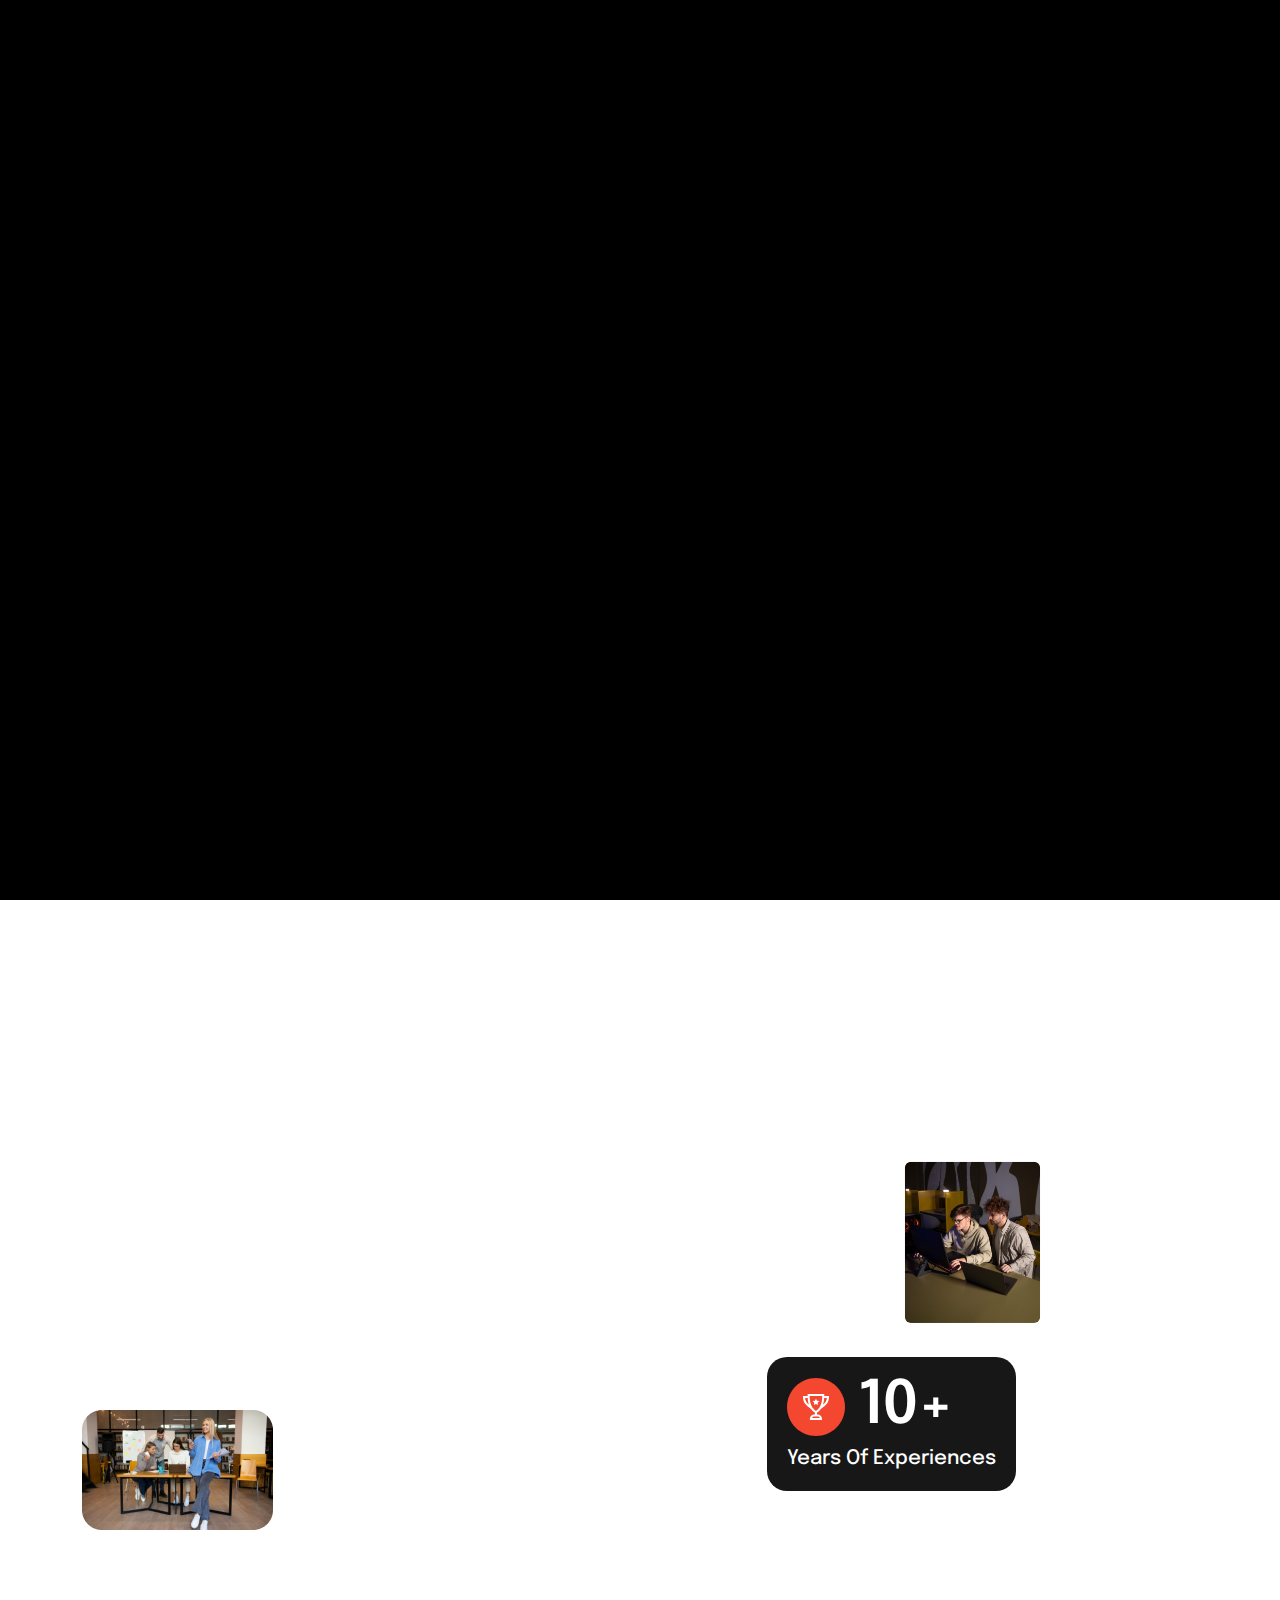
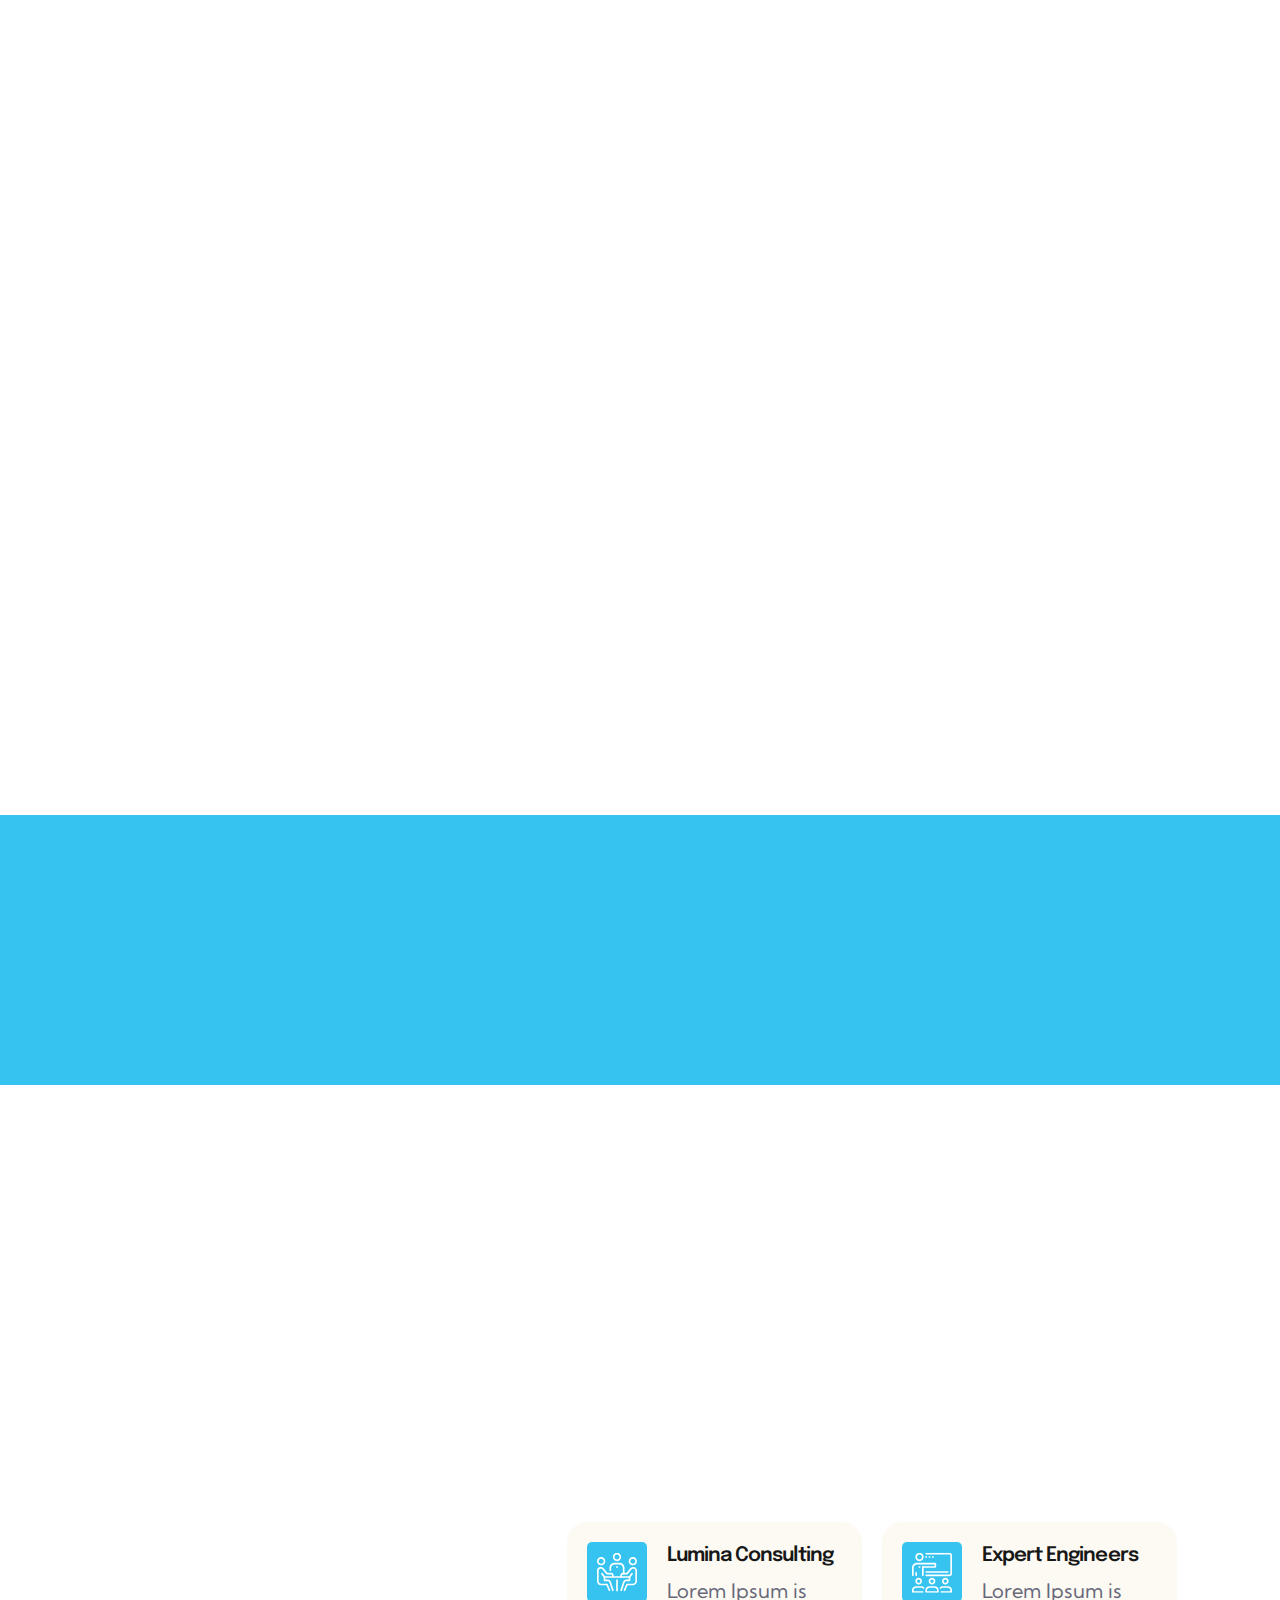
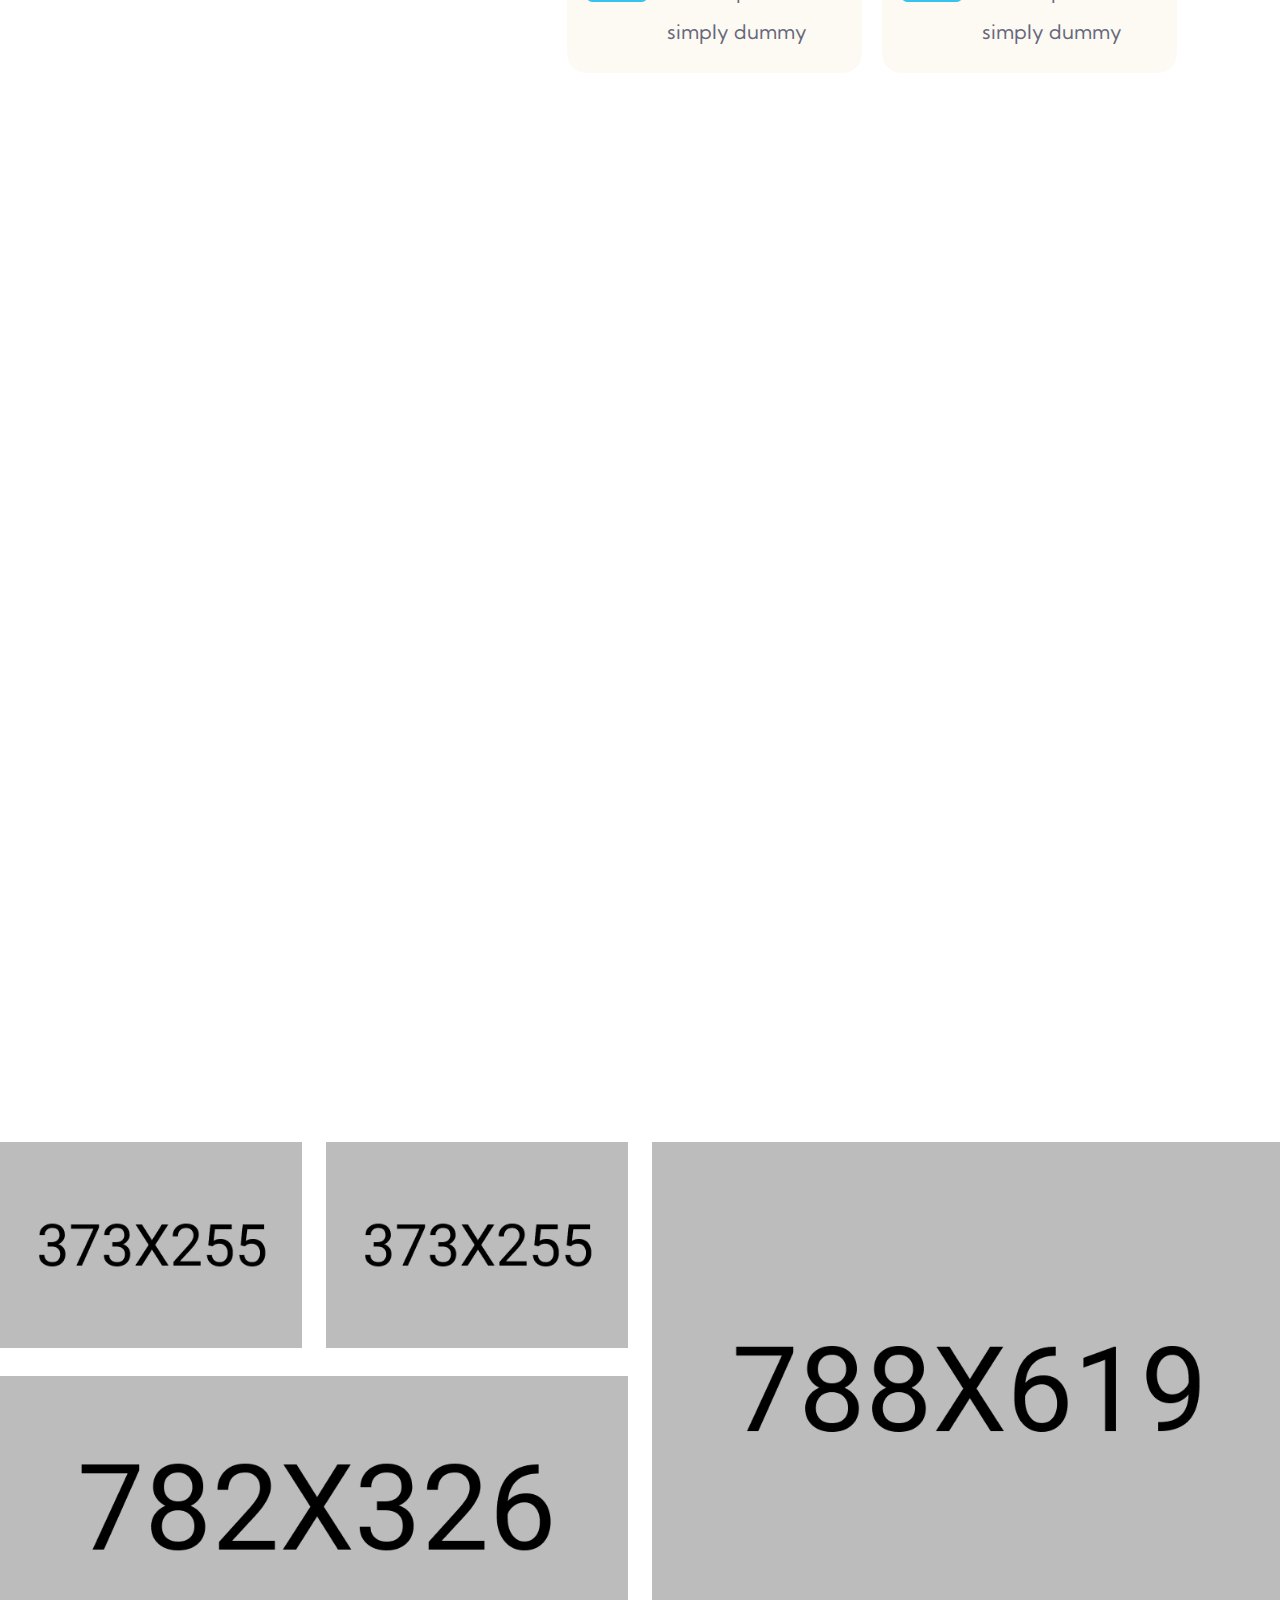
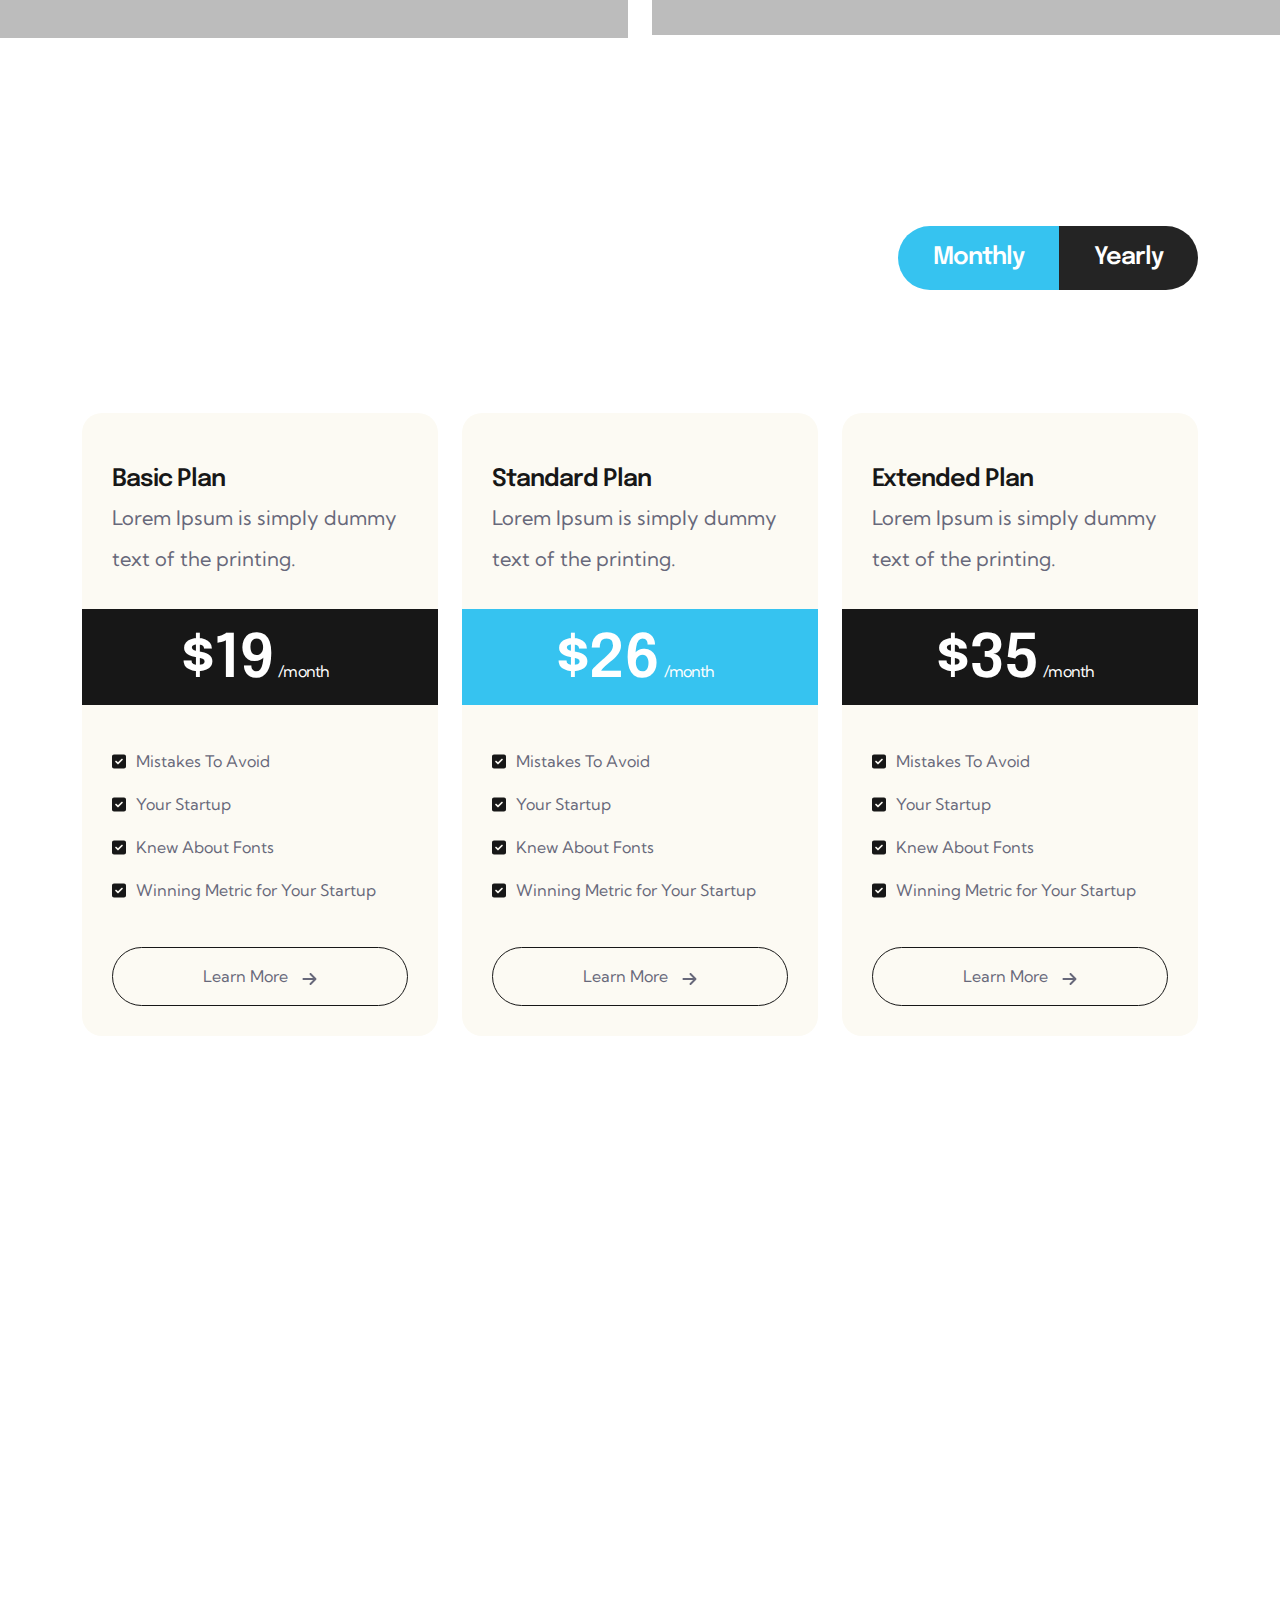
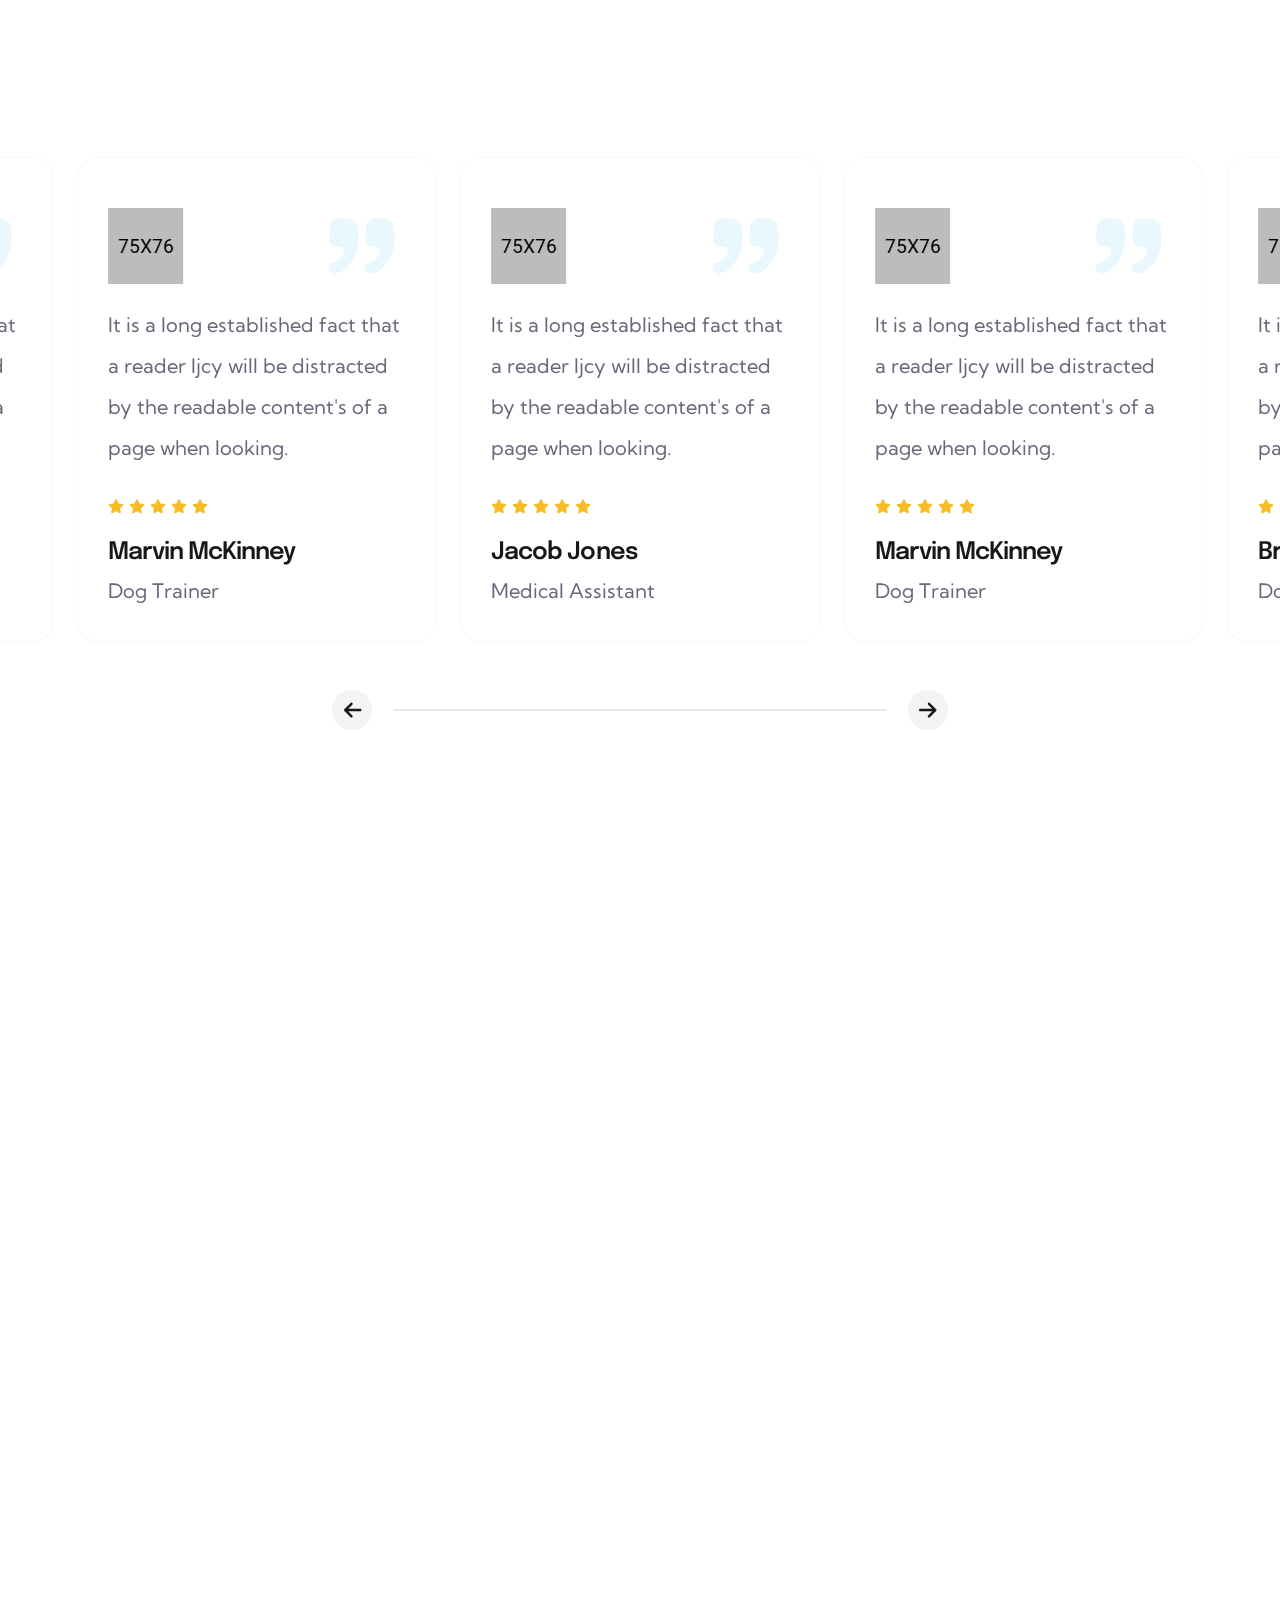
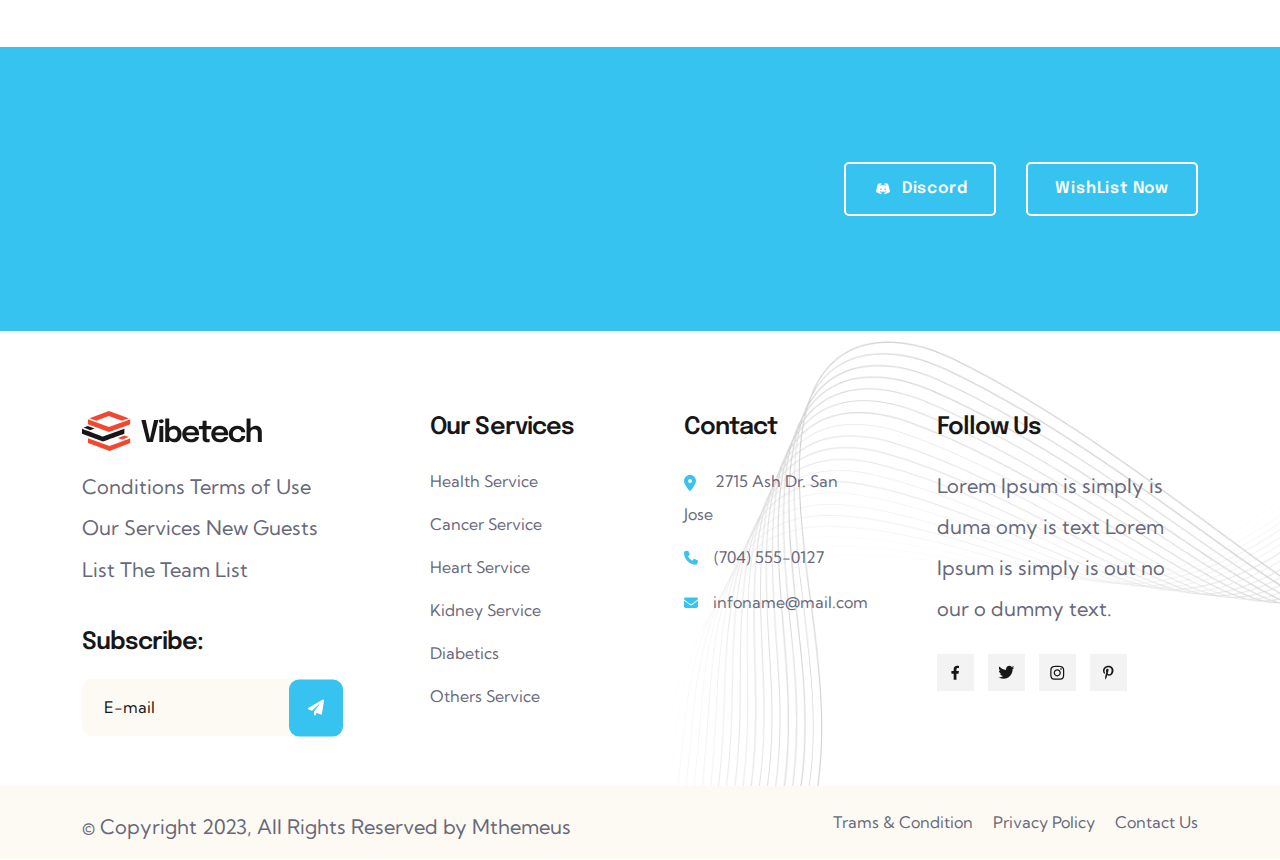
<file: home-two.html>
<!doctype html>
<html lang="en">

<head>
	<meta charset="UTF-8">
	<meta name="viewport" content="width=device-width, initial-scale=1.0, shrink-to-fit=no">
	<title>Vibetech - Creative Digital Agency HTML Template</title>

	<link rel="icon" href="assets/images/fav.png" type="image/gif" sizes="20x20">

	<!-- Box Icon CSS -->
	<link rel="stylesheet" href="assets/css/boxicons.min.css">
	<!-- Bootstrap Icon CSS -->
	<link rel="stylesheet" href="assets/css/bootstrap-icons.css">
	<!-- Swiper Carousel CSS -->
	<link rel="stylesheet" href="assets/css/swiper-bundle.min.css">
	<!-- Magnific Popup CSS -->
	<link rel="stylesheet" href="assets/css/magnific-popup.css">
	<!-- Odometer CSS -->
	<link rel="stylesheet" href="assets/css/odometer.css">
	<!-- Bootstrap CSS -->
	<link rel="stylesheet" href="assets/css/bootstrap.min.css">
	<link rel="stylesheet" href="assets/css/meanmenu.min.css">


	<!-- Main CSS -->
	<link rel="stylesheet" href="assets/css/style.css">
	<!-- Responsive CSS -->
	<link rel="stylesheet" href="assets/css/responsive.css">


</head>

<body>

	<div class="cursor d-none d-lg-block"></div>

	<!-- Preloader -->

	<div id="preloader">
		<div class="loader_line"></div>
	</div>

	<!-- Preloader End -->

	<!-- back to to button start-->
	<a href="#" id="scroll-top" class="back-to-top-btn"><i class="bi bi-arrow-up"></i></a>
	<!-- back to to button end-->

	<div id="smooth-wrapper">

        <!-- Header area -->
        <header>

            <!-- Menu -->

            <div class="menu-area menu-area-two position-absolute">
                <div class="container">
                    <div class="row align-items-center">
                        <div class="col-lg-3 hamburger-menu position-relative">
                            <div class="menu-logo-wrap">
                                <a href="index.html"><img src="assets/images/logo-3.svg" alt=""></a>
                            </div>
                        </div>
                        <div class="col-lg-9">
                            <div class="nav-wrap d-flex justify-content-between align-items-center">
                                <div class="mainmenu text-right">
                                    <ul>
                                        <li class="has-child-menu"><a href="javascript:void(0)">Home</a>
                                            <ul>
                                                <li><a href="index.html">Home Version 01</a></li>
                                                <li><a href="home-two.html">Home Version 02</a></li>
                                                <li><a href="home-three.html">Home Version 03</a></li>
                                            </ul>
                                        </li>
                                        <li><a href="about-us.html">About</a></li>
                                        <li class="has-child-menu"><a href="javascript:void(0)">Blog</a>
                                            <ul>
                                                <li><a href="blog-classic.html">Blog Classic</a></li>
                                                <li><a href="blog-details.html">Blog Details</a></li>
                                            </ul>
                                        </li>
                                        <li class="has-child-menu"><a href="javascript:void(0)">Pages</a>
                                            <ul>
                                                <li class="has-child-menu"><a href="javascript:void(0)">Service</a>
                                                    <ul>
                                                        <li><a href="service-one.html">Service One</a></li>
                                                        <li><a href="service-two.html">Service Two</a></li>
                                                        <li><a href="service-three.html">Service Three</a></li>
                                                        <li><a href="service-details.html">Service Details</a></li>
                                                    </ul>
                                                </li>
                                                <li class="has-child-menu"><a href="javascript:void(0)">Project</a>
                                                    <ul>
                                                        <li><a href="project.html">Project</a></li>
                                                        <li><a href="project-details.html">Project Details</a></li>
                                                    </ul>
                                                </li>
                                                <li><a href="faq.html">FAQ</a></li>
                                                <li><a href="team-details.html">Team Details</a></li>
                                            </ul>
                                        </li>
                                        <li><a href="contact.html">Contact</a></li>
                                    </ul>
                                    <div class="menu-btn-wrap flex-shrink-0 d-lg-none pb-5">
                                        <a class="common-btn white-border ms-3 mt-4" href="contact.html">
                                            <span>
                                                Get a quote
                                                <svg width="15" height="14" viewBox="0 0 15 14" fill="none"
                                                    xmlns="http://www.w3.org/2000/svg">
                                                    <path
                                                        d="M13.6875 7.71875L8.6875 12.7188C8.3125 13.125 7.65625 13.125 7.28125 12.7188C6.875 12.3438 6.875 11.6875 7.28125 11.3125L10.5625 8H1C0.4375 8 0 7.5625 0 7C0 6.46875 0.4375 6 1 6H10.5625L7.28125 2.71875C6.875 2.34375 6.875 1.6875 7.28125 1.3125C7.65625 0.90625 8.3125 0.90625 8.6875 1.3125L13.6875 6.3125C14.0938 6.6875 14.0938 7.34375 13.6875 7.71875Z"
                                                        fill="currentColor" />
                                                </svg>
                                            </span>
                                        </a>
                                    </div>
                                </div>
                                <div class="menu-btn-wrap flex-shrink-0 d-none d-lg-block">
                                    <a class="common-btn orange-border" href="contact.html">
                                        <span>
                                            Get a quote
                                            <svg width="15" height="14" viewBox="0 0 15 14" fill="none"
                                                xmlns="http://www.w3.org/2000/svg">
                                                <path
                                                    d="M13.6875 7.71875L8.6875 12.7188C8.3125 13.125 7.65625 13.125 7.28125 12.7188C6.875 12.3438 6.875 11.6875 7.28125 11.3125L10.5625 8H1C0.4375 8 0 7.5625 0 7C0 6.46875 0.4375 6 1 6H10.5625L7.28125 2.71875C6.875 2.34375 6.875 1.6875 7.28125 1.3125C7.65625 0.90625 8.3125 0.90625 8.6875 1.3125L13.6875 6.3125C14.0938 6.6875 14.0938 7.34375 13.6875 7.71875Z"
                                                    fill="currentColor" />
                                            </svg>

                                        </span>
                                    </a>
                                </div>
                            </div>
                        </div>
                    </div>
                </div>
            </div>

            <!-- Menu end -->

        </header>
        <!-- Header area End -->

		<div id="smooth-content">


			<!-- Hero -->

			<section class="hero-area hero-area-two position-relative z-index-one">
				<div class="container">
					<div class="row align-items-center justify-content-between">
						<div class="col-xxl-6 col-xl-6 col-lg-7 order-1 order-lg-0 mt-4 mt-lg-0">
							<div class="hero-info-wrap hero-info-wrap-two text-center text-lg-start">
								<h1>Elevate <br> Your <span>Digital</span> Presence</h1>
								<div class="hero-btn-wrap-two d-flex align-items-center">
									<a class="common-btn hover-black flex-shrink-0" href="contact.html">
										<span>
											Learn More
											<svg width="15" height="14" viewBox="0 0 15 14" fill="none"
												xmlns="http://www.w3.org/2000/svg">
												<path
													d="M13.6875 7.71875L8.6875 12.7188C8.3125 13.125 7.65625 13.125 7.28125 12.7188C6.875 12.3438 6.875 11.6875 7.28125 11.3125L10.5625 8H1C0.4375 8 0 7.5625 0 7C0 6.46875 0.4375 6 1 6H10.5625L7.28125 2.71875C6.875 2.34375 6.875 1.6875 7.28125 1.3125C7.65625 0.90625 8.3125 0.90625 8.6875 1.3125L13.6875 6.3125C14.0938 6.6875 14.0938 7.34375 13.6875 7.71875Z"
													fill="currentColor" />
											</svg>
										</span>
									</a>
                                    <p class="hero__text-animation">It is a long established fact that a reader will be distracted by the readable content of a page when looking at its layout loren ipsum</p>
								</div>
							</div>
						</div>
                        <div class="col-lg-5 order-0 order-lg-1">
                            <div class="hero-two-img-wrap text-lg-end text-center">
                                <img src="assets/images/hero/hero-img-2.png" alt="">
                            </div>
                        </div>
					</div>
				</div>
			</section>

			<!-- Hero End -->


			<!-- About -->

			<section class="about-area pt-120 pb-120">
				<div class="container">
					<div class="row justify-content-between align-items-center">
						<div class="col-lg-6 col-xl-6 order-1 order-lg-0 mobt-35">
							<div class="section-title title-anim">
								<span>about us</span>
								<h2>Making a brighter future with clean energy</h2>
								<p>It is a long established fact that a reader will be distracted by the readable content of a page when looking at its layout loren ipsum</p>
							</div>
							<div class="about-list-wrap mt-lg-5 mt-3 d-flex align-items-sm-center flex-column flex-sm-row">
                                <img src="assets/images/about-info-img-1.png" alt="">
                                <ul class="check-list mt-3 mt-sm-0 ms-0 ms-sm-4">
                                    <li  class="fade_left">Mistakes To Avoid</li>
                                    <li  class="fade_left">Your Startup</li>
                                    <li  class="fade_left">Knew About Fonts</li>
                                </ul>
                            </div>
						</div>
						<div class="col-lg-6 col-xl-5 order-0 order-lg-1">
							<div class="about-img-wrap text-lg-end img-anim-scale position-relative">
                                <img src="assets/images/about-img-2.png" alt="">
								<div class="about-hover-info-wrap position-absolute">
									<div class="about-hover-info d-flex align-items-center">
										<svg width="58" height="58" viewBox="0 0 58 58" fill="none" xmlns="http://www.w3.org/2000/svg">
											<path d="M29 58C45.0163 58 58 45.0163 58 29C58 12.9837 45.0163 0 29 0C12.9837 0 0 12.9837 0 29C0 45.0163 12.9837 58 29 58Z" fill="#F44730"/>
											<path d="M27.2806 24.7317L26.8825 27.0087L28.9674 25.934L31.0522 27.0087L30.6542 24.7317L32.341 23.1205L30.0103 22.788L28.9637 20.7178L27.9209 22.788L25.5938 23.1205L27.2806 24.7317Z" fill="white"/>
											<path d="M37.2536 17.9783C37.2566 17.6516 37.2566 17.3304 37.2536 17.0146V16H20.6194V17.0146C20.6194 17.3304 20.6194 17.6516 20.6194 17.9783H16.0034V18.9929C15.9433 21.3969 16.6766 23.7538 18.0901 25.6992C19.2354 27.1502 20.5886 28.4242 22.1059 29.48C22.8443 30.0046 23.538 30.5895 24.1798 31.2288C25.2197 32.5973 26.4865 33.7774 27.925 34.7181V36.3931H27.4177C26.2076 36.3943 25.0474 36.8753 24.1914 37.7307C23.3355 38.5862 22.8537 39.7461 22.8518 40.9562V41.9709H35.0257V40.9562C35.0245 39.7456 34.5431 38.585 33.6871 37.729C32.831 36.873 31.6704 36.3915 30.4598 36.3903H29.9525V34.7181C31.3885 33.7791 32.6533 32.6014 33.6923 31.236C34.3454 30.5883 35.0523 29.9972 35.8054 29.4691C37.337 28.4174 38.7054 27.1459 39.8667 25.6956C41.2952 23.7577 42.0383 21.3997 41.9788 18.9929V17.9783H37.2536ZM18.0764 20.0076H20.6804C20.7537 22.0965 21.0828 24.1686 21.6605 26.1774C21.7106 26.3423 21.7634 26.5062 21.8171 26.6683C20.7597 25.8842 19.8798 24.8855 19.2351 23.7376C18.5905 22.5897 18.1956 21.3186 18.0764 20.0076ZM30.4635 38.4214C30.9568 38.422 31.4394 38.5662 31.8522 38.8365C32.2649 39.1068 32.5901 39.4914 32.7878 39.9434H25.0924C25.2902 39.4914 25.6153 39.1068 26.0281 38.8365C26.4409 38.5662 26.9234 38.422 27.4168 38.4214H30.4635ZM32.1849 29.8835C31.9932 30.0909 31.8164 30.3116 31.6557 30.5438C30.8661 31.4706 29.951 32.2827 28.9369 32.9566C27.9234 32.2837 27.0087 31.4729 26.2191 30.5475C26.0561 30.3121 25.8768 30.0884 25.6826 29.878C23.1524 26.4279 22.7079 22.1024 22.6523 18.0293H35.2215C35.1696 22.1106 34.7242 26.4352 32.1822 29.8835H32.1849ZM36.0413 26.7148C36.1014 26.5372 36.1588 26.3587 36.2143 26.1774C36.793 24.1687 37.123 22.0966 37.1971 20.0076H39.9022C39.7738 21.3361 39.3629 22.6219 38.697 23.7787C38.0311 24.9354 37.1256 25.9365 36.0413 26.7148Z" fill="white"/>
										</svg>
										<h2>10+</h2>
									</div>
									<h3>Years Of Experiences</h3>
								</div>
                            </div>
						</div>
					</div>
				</div>
			</section>

			<!-- About End -->

			<!-- Services -->

			<section class="service-area pb-96">
				<div class="container">
					<div class="row justify-content-center">
						<div class="col-lg-6">
							<div class="section-title text-center title-anim">
								<span>our Services</span>
								<h2>Innovating for a better tomorrow</h2>
							</div>
						</div>
					</div>
					<div class="row mt-60">
						<div class="col-lg-3 col-sm-6 zoom_item_single">
                            <div class="service-two-box text-center position-relative">
                                <img src="assets/images/service/service-two-img-3.png" alt="">
                                <div class="service-two-info">
                                    <img src="assets/images/service/service-two-icon-1.svg" alt="">
                                    <h2>Web Development</h2>
                                </div>
								<a class="position-absolute w-100 h-100 top-0 start-0" href="service-details.html"></a>
                            </div>
						</div>
						<div class="col-lg-3 col-sm-6 zoom_item_single">
                            <div class="service-two-box text-center position-relative">
                                <img src="assets/images/service/service-two-img-2.png" alt="">
                                <div class="service-two-info">
                                    <img src="assets/images/service/service-two-icon-2.svg" alt="">
                                    <h2>Nexus Solutions</h2>
                                </div>
								<a class="position-absolute w-100 h-100 top-0 start-0" href="service-details.html"></a>
                            </div>
						</div>
						<div class="col-lg-3 col-sm-6 zoom_item_single">
                            <div class="service-two-box text-center position-relative">
                                <img src="assets/images/service/service-two-img-3.png" alt="">
                                <div class="service-two-info">
                                    <img src="assets/images/service/service-two-icon-3.svg" alt="">
                                    <h2>Web Development</h2>
                                </div>
								<a class="position-absolute w-100 h-100 top-0 start-0" href="service-details.html"></a>
                            </div>
						</div>
						<div class="col-lg-3 col-sm-6 zoom_item_single">
                            <div class="service-two-box text-center position-relative">
                                <img src="assets/images/service/service-two-img-4.png" alt="">
                                <div class="service-two-info">
                                    <img src="assets/images/service/service-two-icon-4.svg" alt="">
                                    <h2>Web Development</h2>
                                </div>
								<a class="position-absolute w-100 h-100 top-0 start-0" href="service-details.html"></a>
                            </div>
						</div>
					</div>
				</div>
			</section>

			<!-- Services End -->


            <!-- Brand -->

            <div class="brand-area bg-orange">
                <div class="container">
                    <div class="row">
                        <div class="col-lg-12">
                            <div class="brand-item-wrap d-flex flex-wrap">
                                <div class="item fade_left">
                                    <img src="assets/images/brand/brand-1.svg" alt="">
                                </div>
                                <div class="item fade_left">
                                    <img src="assets/images/brand/brand-2.svg" alt="">
                                </div>
                                <div class="item fade_left">
                                    <img src="assets/images/brand/brand-3.svg" alt="">
                                </div>
                                <div class="item fade_left">
                                    <img src="assets/images/brand/brand-4.svg" alt="">
                                </div>
                                <div class="item fade_left">
                                    <img src="assets/images/brand/brand-5.svg" alt="">
                                </div>
                            </div>
                        </div>
                    </div>
                </div>
            </div>

            <!-- Brand End -->


            <!-- History -->

			<section class="history-area pt-120 pb-120">
				<div class="container">
					<div class="row align-items-center justify-content-between gx-lg-5">
						<div class="col-lg-5">
							<div class="history-img-wrap">
								<img class="w-100 image-scale-anim-left" src="assets/images/history-img-2.png" alt="">
							</div>
						</div>
						<div class="col-lg-7 mobt-35">
							<div class="history-info-wrap">
								<div class="section-title title-anim">
									<span>Who we are</span>
									<h2>Your partner in transformation</h2>
									<p>It is a long established fact that a reader will be distracted by the readable content of a page when looking at its layout</p>
								</div>
								<div class="listing-box who-we-listing-box d-flex flex-column flex-md-row mt-4">
									<div class="single-listing-box">
										<div class="listing-box-icon-wrap">
											<img src="assets/images/icon/consulting.svg" alt="">
										</div>
										<div class="listing-box-info">
											<h2>Lumina Consulting</h2>
											<p>Lorem Ipsum is simply dummy</p>
										</div>
									</div>
									<div class="single-listing-box">
										<div class="listing-box-icon-wrap">
											<img src="assets/images/icon/expert.svg" alt="">
										</div>
										<div class="listing-box-info">
											<h2>Expert Engineers</h2>
											<p>Lorem Ipsum is simply dummy</p>
										</div>
									</div>
								</div>
							</div>
						</div>
					</div>
				</div>
			</section>

			<!-- History End -->

			<!-- Team -->

			<section class="team-two-area pb-96">
				<div class="container">
					<div class="row justify-content-center">
						<div class="col-lg-6">
							<div class="section-title text-center title-anim">
								<span>Professional People</span>
								<h2>Meet our team members</h2>
							</div>
						</div>
					</div>
					<div class="row mt-60 justify-content-center">
						<div class="col-xl-3 col-lg-4 col-md-6 fade_left">
							<div class="team-two-box">
								<div class="team-two-img-wrap overflow-hidden position-relative">
									<a href="team-details.html"><img class="w-100" src="assets/images/team/team-two-1.png" alt=""></a>
									<ul class="team-two-hover-info position-absolute">
										<li>
											<a href="#">
												<svg width="10" height="17" viewBox="0 0 10 17" fill="none" xmlns="http://www.w3.org/2000/svg">
													<path d="M8.97656 9.81641H6.63281V16.8164H3.50781V9.81641H0.945312V6.94141H3.50781V4.72266C3.50781 2.22266 5.00781 0.816406 7.28906 0.816406C8.38281 0.816406 9.53906 1.03516 9.53906 1.03516V3.50391H8.25781C7.00781 3.50391 6.63281 4.25391 6.63281 5.06641V6.94141H9.41406L8.97656 9.81641Z" fill="currentColor"></path>
												</svg>
											</a>
										</li>
										<li>
											<a href="#">
												<svg width="17" height="14" viewBox="0 0 17 14" fill="none" xmlns="http://www.w3.org/2000/svg">
													<path d="M14.6016 3.56641C14.6016 3.72266 14.6016 3.84766 14.6016 4.00391C14.6016 8.34766 11.3203 13.3164 5.28906 13.3164C3.41406 13.3164 1.69531 12.7852 0.257812 11.8477C0.507812 11.8789 0.757812 11.9102 1.03906 11.9102C2.57031 11.9102 3.97656 11.3789 5.10156 10.5039C3.66406 10.4727 2.44531 9.53516 2.03906 8.22266C2.25781 8.25391 2.44531 8.28516 2.66406 8.28516C2.94531 8.28516 3.25781 8.22266 3.50781 8.16016C2.00781 7.84766 0.882812 6.53516 0.882812 4.94141V4.91016C1.32031 5.16016 1.85156 5.28516 2.38281 5.31641C1.47656 4.72266 0.914062 3.72266 0.914062 2.59766C0.914062 1.97266 1.07031 1.41016 1.35156 0.941406C2.97656 2.91016 5.41406 4.22266 8.13281 4.37891C8.07031 4.12891 8.03906 3.87891 8.03906 3.62891C8.03906 1.81641 9.50781 0.347656 11.3203 0.347656C12.2578 0.347656 13.1016 0.722656 13.7266 1.37891C14.4453 1.22266 15.1641 0.941406 15.7891 0.566406C15.5391 1.34766 15.0391 1.97266 14.3516 2.37891C15.0078 2.31641 15.6641 2.12891 16.2266 1.87891C15.7891 2.53516 15.2266 3.09766 14.6016 3.56641Z" fill="currentColor"></path>
												</svg>
											</a>
										</li>
										<li>
											<a href="#">
												<svg width="15" height="15" viewBox="0 0 15 15" fill="none" xmlns="http://www.w3.org/2000/svg">
													<path d="M7.25781 4.22266C9.22656 4.22266 10.8516 5.84766 10.8516 7.81641C10.8516 9.81641 9.22656 11.4102 7.25781 11.4102C5.25781 11.4102 3.66406 9.81641 3.66406 7.81641C3.66406 5.84766 5.25781 4.22266 7.25781 4.22266ZM7.25781 10.1602C8.53906 10.1602 9.57031 9.12891 9.57031 7.81641C9.57031 6.53516 8.53906 5.50391 7.25781 5.50391C5.94531 5.50391 4.91406 6.53516 4.91406 7.81641C4.91406 9.12891 5.97656 10.1602 7.25781 10.1602ZM11.8203 4.09766C11.8203 3.62891 11.4453 3.25391 10.9766 3.25391C10.5078 3.25391 10.1328 3.62891 10.1328 4.09766C10.1328 4.56641 10.5078 4.94141 10.9766 4.94141C11.4453 4.94141 11.8203 4.56641 11.8203 4.09766ZM14.1953 4.94141C14.2578 6.09766 14.2578 9.56641 14.1953 10.7227C14.1328 11.8477 13.8828 12.8164 13.0703 13.6602C12.2578 14.4727 11.2578 14.7227 10.1328 14.7852C8.97656 14.8477 5.50781 14.8477 4.35156 14.7852C3.22656 14.7227 2.25781 14.4727 1.41406 13.6602C0.601562 12.8164 0.351562 11.8477 0.289062 10.7227C0.226562 9.56641 0.226562 6.09766 0.289062 4.94141C0.351562 3.81641 0.601562 2.81641 1.41406 2.00391C2.25781 1.19141 3.22656 0.941406 4.35156 0.878906C5.50781 0.816406 8.97656 0.816406 10.1328 0.878906C11.2578 0.941406 12.2578 1.19141 13.0703 2.00391C13.8828 2.81641 14.1328 3.81641 14.1953 4.94141ZM12.6953 11.9414C13.0703 11.0352 12.9766 8.84766 12.9766 7.81641C12.9766 6.81641 13.0703 4.62891 12.6953 3.69141C12.4453 3.09766 11.9766 2.59766 11.3828 2.37891C10.4453 2.00391 8.25781 2.09766 7.25781 2.09766C6.22656 2.09766 4.03906 2.00391 3.13281 2.37891C2.50781 2.62891 2.03906 3.09766 1.78906 3.69141C1.41406 4.62891 1.50781 6.81641 1.50781 7.81641C1.50781 8.84766 1.41406 11.0352 1.78906 11.9414C2.03906 12.5664 2.50781 13.0352 3.13281 13.2852C4.03906 13.6602 6.22656 13.5664 7.25781 13.5664C8.25781 13.5664 10.4453 13.6602 11.3828 13.2852C11.9766 13.0352 12.4766 12.5664 12.6953 11.9414Z" fill="currentColor"></path>
												</svg>
											</a>
										</li>
										<li>
											<a href="#">
												<svg width="15" height="15" viewBox="0 0 15 15" fill="none" xmlns="http://www.w3.org/2000/svg">
													<path d="M13.2578 0.816406C13.7891 0.816406 14.2578 1.28516 14.2578 1.84766V13.8164C14.2578 14.3789 13.7891 14.8164 13.2578 14.8164H1.22656C0.695312 14.8164 0.257812 14.3789 0.257812 13.8164V1.84766C0.257812 1.28516 0.695312 0.816406 1.22656 0.816406H13.2578ZM4.47656 12.8164V6.16016H2.41406V12.8164H4.47656ZM3.44531 5.22266C4.10156 5.22266 4.63281 4.69141 4.63281 4.03516C4.63281 3.37891 4.10156 2.81641 3.44531 2.81641C2.75781 2.81641 2.22656 3.37891 2.22656 4.03516C2.22656 4.69141 2.75781 5.22266 3.44531 5.22266ZM12.2578 12.8164V9.16016C12.2578 7.37891 11.8516 5.97266 9.75781 5.97266C8.75781 5.97266 8.07031 6.53516 7.78906 7.06641H7.75781V6.16016H5.78906V12.8164H7.85156V9.53516C7.85156 8.66016 8.00781 7.81641 9.10156 7.81641C10.1641 7.81641 10.1641 8.81641 10.1641 9.56641V12.8164H12.2578Z" fill="currentColor"></path>
												</svg>
											</a>
										</li>
									</ul>
								</div>
								<div class="team-two-info text-center">
									<p>UI UX Designer</p>
									<h2><a href="team-details.html">Devon Lane</a></h2>
								</div>
							</div>
						</div>
						<div class="col-xl-3 col-lg-4 col-md-6 fade_left">
							<div class="team-two-box">
								<div class="team-two-img-wrap overflow-hidden position-relative">
									<a href="team-details.html"><img class="w-100" src="assets/images/team/team-two-2.png" alt=""></a>
									<ul class="team-two-hover-info position-absolute">
										<li>
											<a href="#">
												<svg width="10" height="17" viewBox="0 0 10 17" fill="none" xmlns="http://www.w3.org/2000/svg">
													<path d="M8.97656 9.81641H6.63281V16.8164H3.50781V9.81641H0.945312V6.94141H3.50781V4.72266C3.50781 2.22266 5.00781 0.816406 7.28906 0.816406C8.38281 0.816406 9.53906 1.03516 9.53906 1.03516V3.50391H8.25781C7.00781 3.50391 6.63281 4.25391 6.63281 5.06641V6.94141H9.41406L8.97656 9.81641Z" fill="currentColor"></path>
												</svg>
											</a>
										</li>
										<li>
											<a href="#">
												<svg width="17" height="14" viewBox="0 0 17 14" fill="none" xmlns="http://www.w3.org/2000/svg">
													<path d="M14.6016 3.56641C14.6016 3.72266 14.6016 3.84766 14.6016 4.00391C14.6016 8.34766 11.3203 13.3164 5.28906 13.3164C3.41406 13.3164 1.69531 12.7852 0.257812 11.8477C0.507812 11.8789 0.757812 11.9102 1.03906 11.9102C2.57031 11.9102 3.97656 11.3789 5.10156 10.5039C3.66406 10.4727 2.44531 9.53516 2.03906 8.22266C2.25781 8.25391 2.44531 8.28516 2.66406 8.28516C2.94531 8.28516 3.25781 8.22266 3.50781 8.16016C2.00781 7.84766 0.882812 6.53516 0.882812 4.94141V4.91016C1.32031 5.16016 1.85156 5.28516 2.38281 5.31641C1.47656 4.72266 0.914062 3.72266 0.914062 2.59766C0.914062 1.97266 1.07031 1.41016 1.35156 0.941406C2.97656 2.91016 5.41406 4.22266 8.13281 4.37891C8.07031 4.12891 8.03906 3.87891 8.03906 3.62891C8.03906 1.81641 9.50781 0.347656 11.3203 0.347656C12.2578 0.347656 13.1016 0.722656 13.7266 1.37891C14.4453 1.22266 15.1641 0.941406 15.7891 0.566406C15.5391 1.34766 15.0391 1.97266 14.3516 2.37891C15.0078 2.31641 15.6641 2.12891 16.2266 1.87891C15.7891 2.53516 15.2266 3.09766 14.6016 3.56641Z" fill="currentColor"></path>
												</svg>
											</a>
										</li>
										<li>
											<a href="#">
												<svg width="15" height="15" viewBox="0 0 15 15" fill="none" xmlns="http://www.w3.org/2000/svg">
													<path d="M7.25781 4.22266C9.22656 4.22266 10.8516 5.84766 10.8516 7.81641C10.8516 9.81641 9.22656 11.4102 7.25781 11.4102C5.25781 11.4102 3.66406 9.81641 3.66406 7.81641C3.66406 5.84766 5.25781 4.22266 7.25781 4.22266ZM7.25781 10.1602C8.53906 10.1602 9.57031 9.12891 9.57031 7.81641C9.57031 6.53516 8.53906 5.50391 7.25781 5.50391C5.94531 5.50391 4.91406 6.53516 4.91406 7.81641C4.91406 9.12891 5.97656 10.1602 7.25781 10.1602ZM11.8203 4.09766C11.8203 3.62891 11.4453 3.25391 10.9766 3.25391C10.5078 3.25391 10.1328 3.62891 10.1328 4.09766C10.1328 4.56641 10.5078 4.94141 10.9766 4.94141C11.4453 4.94141 11.8203 4.56641 11.8203 4.09766ZM14.1953 4.94141C14.2578 6.09766 14.2578 9.56641 14.1953 10.7227C14.1328 11.8477 13.8828 12.8164 13.0703 13.6602C12.2578 14.4727 11.2578 14.7227 10.1328 14.7852C8.97656 14.8477 5.50781 14.8477 4.35156 14.7852C3.22656 14.7227 2.25781 14.4727 1.41406 13.6602C0.601562 12.8164 0.351562 11.8477 0.289062 10.7227C0.226562 9.56641 0.226562 6.09766 0.289062 4.94141C0.351562 3.81641 0.601562 2.81641 1.41406 2.00391C2.25781 1.19141 3.22656 0.941406 4.35156 0.878906C5.50781 0.816406 8.97656 0.816406 10.1328 0.878906C11.2578 0.941406 12.2578 1.19141 13.0703 2.00391C13.8828 2.81641 14.1328 3.81641 14.1953 4.94141ZM12.6953 11.9414C13.0703 11.0352 12.9766 8.84766 12.9766 7.81641C12.9766 6.81641 13.0703 4.62891 12.6953 3.69141C12.4453 3.09766 11.9766 2.59766 11.3828 2.37891C10.4453 2.00391 8.25781 2.09766 7.25781 2.09766C6.22656 2.09766 4.03906 2.00391 3.13281 2.37891C2.50781 2.62891 2.03906 3.09766 1.78906 3.69141C1.41406 4.62891 1.50781 6.81641 1.50781 7.81641C1.50781 8.84766 1.41406 11.0352 1.78906 11.9414C2.03906 12.5664 2.50781 13.0352 3.13281 13.2852C4.03906 13.6602 6.22656 13.5664 7.25781 13.5664C8.25781 13.5664 10.4453 13.6602 11.3828 13.2852C11.9766 13.0352 12.4766 12.5664 12.6953 11.9414Z" fill="currentColor"></path>
												</svg>
											</a>
										</li>
										<li>
											<a href="#">
												<svg width="15" height="15" viewBox="0 0 15 15" fill="none" xmlns="http://www.w3.org/2000/svg">
													<path d="M13.2578 0.816406C13.7891 0.816406 14.2578 1.28516 14.2578 1.84766V13.8164C14.2578 14.3789 13.7891 14.8164 13.2578 14.8164H1.22656C0.695312 14.8164 0.257812 14.3789 0.257812 13.8164V1.84766C0.257812 1.28516 0.695312 0.816406 1.22656 0.816406H13.2578ZM4.47656 12.8164V6.16016H2.41406V12.8164H4.47656ZM3.44531 5.22266C4.10156 5.22266 4.63281 4.69141 4.63281 4.03516C4.63281 3.37891 4.10156 2.81641 3.44531 2.81641C2.75781 2.81641 2.22656 3.37891 2.22656 4.03516C2.22656 4.69141 2.75781 5.22266 3.44531 5.22266ZM12.2578 12.8164V9.16016C12.2578 7.37891 11.8516 5.97266 9.75781 5.97266C8.75781 5.97266 8.07031 6.53516 7.78906 7.06641H7.75781V6.16016H5.78906V12.8164H7.85156V9.53516C7.85156 8.66016 8.00781 7.81641 9.10156 7.81641C10.1641 7.81641 10.1641 8.81641 10.1641 9.56641V12.8164H12.2578Z" fill="currentColor"></path>
												</svg>
											</a>
										</li>
									</ul>
								</div>
								<div class="team-two-info text-center">
									<p>UI UX Designer</p>
									<h2><a href="team-details.html">Bessie Cooper</a></h2>
								</div>
							</div>
						</div>
						<div class="col-xl-3 col-lg-4 col-md-6 fade_left">
							<div class="team-two-box">
								<div class="team-two-img-wrap overflow-hidden position-relative">
									<a href="team-details.html"><img class="w-100" src="assets/images/team/team-two-3.png" alt=""></a>
									<ul class="team-two-hover-info position-absolute">
										<li>
											<a href="#">
												<svg width="10" height="17" viewBox="0 0 10 17" fill="none" xmlns="http://www.w3.org/2000/svg">
													<path d="M8.97656 9.81641H6.63281V16.8164H3.50781V9.81641H0.945312V6.94141H3.50781V4.72266C3.50781 2.22266 5.00781 0.816406 7.28906 0.816406C8.38281 0.816406 9.53906 1.03516 9.53906 1.03516V3.50391H8.25781C7.00781 3.50391 6.63281 4.25391 6.63281 5.06641V6.94141H9.41406L8.97656 9.81641Z" fill="currentColor"></path>
												</svg>
											</a>
										</li>
										<li>
											<a href="#">
												<svg width="17" height="14" viewBox="0 0 17 14" fill="none" xmlns="http://www.w3.org/2000/svg">
													<path d="M14.6016 3.56641C14.6016 3.72266 14.6016 3.84766 14.6016 4.00391C14.6016 8.34766 11.3203 13.3164 5.28906 13.3164C3.41406 13.3164 1.69531 12.7852 0.257812 11.8477C0.507812 11.8789 0.757812 11.9102 1.03906 11.9102C2.57031 11.9102 3.97656 11.3789 5.10156 10.5039C3.66406 10.4727 2.44531 9.53516 2.03906 8.22266C2.25781 8.25391 2.44531 8.28516 2.66406 8.28516C2.94531 8.28516 3.25781 8.22266 3.50781 8.16016C2.00781 7.84766 0.882812 6.53516 0.882812 4.94141V4.91016C1.32031 5.16016 1.85156 5.28516 2.38281 5.31641C1.47656 4.72266 0.914062 3.72266 0.914062 2.59766C0.914062 1.97266 1.07031 1.41016 1.35156 0.941406C2.97656 2.91016 5.41406 4.22266 8.13281 4.37891C8.07031 4.12891 8.03906 3.87891 8.03906 3.62891C8.03906 1.81641 9.50781 0.347656 11.3203 0.347656C12.2578 0.347656 13.1016 0.722656 13.7266 1.37891C14.4453 1.22266 15.1641 0.941406 15.7891 0.566406C15.5391 1.34766 15.0391 1.97266 14.3516 2.37891C15.0078 2.31641 15.6641 2.12891 16.2266 1.87891C15.7891 2.53516 15.2266 3.09766 14.6016 3.56641Z" fill="currentColor"></path>
												</svg>
											</a>
										</li>
										<li>
											<a href="#">
												<svg width="15" height="15" viewBox="0 0 15 15" fill="none" xmlns="http://www.w3.org/2000/svg">
													<path d="M7.25781 4.22266C9.22656 4.22266 10.8516 5.84766 10.8516 7.81641C10.8516 9.81641 9.22656 11.4102 7.25781 11.4102C5.25781 11.4102 3.66406 9.81641 3.66406 7.81641C3.66406 5.84766 5.25781 4.22266 7.25781 4.22266ZM7.25781 10.1602C8.53906 10.1602 9.57031 9.12891 9.57031 7.81641C9.57031 6.53516 8.53906 5.50391 7.25781 5.50391C5.94531 5.50391 4.91406 6.53516 4.91406 7.81641C4.91406 9.12891 5.97656 10.1602 7.25781 10.1602ZM11.8203 4.09766C11.8203 3.62891 11.4453 3.25391 10.9766 3.25391C10.5078 3.25391 10.1328 3.62891 10.1328 4.09766C10.1328 4.56641 10.5078 4.94141 10.9766 4.94141C11.4453 4.94141 11.8203 4.56641 11.8203 4.09766ZM14.1953 4.94141C14.2578 6.09766 14.2578 9.56641 14.1953 10.7227C14.1328 11.8477 13.8828 12.8164 13.0703 13.6602C12.2578 14.4727 11.2578 14.7227 10.1328 14.7852C8.97656 14.8477 5.50781 14.8477 4.35156 14.7852C3.22656 14.7227 2.25781 14.4727 1.41406 13.6602C0.601562 12.8164 0.351562 11.8477 0.289062 10.7227C0.226562 9.56641 0.226562 6.09766 0.289062 4.94141C0.351562 3.81641 0.601562 2.81641 1.41406 2.00391C2.25781 1.19141 3.22656 0.941406 4.35156 0.878906C5.50781 0.816406 8.97656 0.816406 10.1328 0.878906C11.2578 0.941406 12.2578 1.19141 13.0703 2.00391C13.8828 2.81641 14.1328 3.81641 14.1953 4.94141ZM12.6953 11.9414C13.0703 11.0352 12.9766 8.84766 12.9766 7.81641C12.9766 6.81641 13.0703 4.62891 12.6953 3.69141C12.4453 3.09766 11.9766 2.59766 11.3828 2.37891C10.4453 2.00391 8.25781 2.09766 7.25781 2.09766C6.22656 2.09766 4.03906 2.00391 3.13281 2.37891C2.50781 2.62891 2.03906 3.09766 1.78906 3.69141C1.41406 4.62891 1.50781 6.81641 1.50781 7.81641C1.50781 8.84766 1.41406 11.0352 1.78906 11.9414C2.03906 12.5664 2.50781 13.0352 3.13281 13.2852C4.03906 13.6602 6.22656 13.5664 7.25781 13.5664C8.25781 13.5664 10.4453 13.6602 11.3828 13.2852C11.9766 13.0352 12.4766 12.5664 12.6953 11.9414Z" fill="currentColor"></path>
												</svg>
											</a>
										</li>
										<li>
											<a href="#">
												<svg width="15" height="15" viewBox="0 0 15 15" fill="none" xmlns="http://www.w3.org/2000/svg">
													<path d="M13.2578 0.816406C13.7891 0.816406 14.2578 1.28516 14.2578 1.84766V13.8164C14.2578 14.3789 13.7891 14.8164 13.2578 14.8164H1.22656C0.695312 14.8164 0.257812 14.3789 0.257812 13.8164V1.84766C0.257812 1.28516 0.695312 0.816406 1.22656 0.816406H13.2578ZM4.47656 12.8164V6.16016H2.41406V12.8164H4.47656ZM3.44531 5.22266C4.10156 5.22266 4.63281 4.69141 4.63281 4.03516C4.63281 3.37891 4.10156 2.81641 3.44531 2.81641C2.75781 2.81641 2.22656 3.37891 2.22656 4.03516C2.22656 4.69141 2.75781 5.22266 3.44531 5.22266ZM12.2578 12.8164V9.16016C12.2578 7.37891 11.8516 5.97266 9.75781 5.97266C8.75781 5.97266 8.07031 6.53516 7.78906 7.06641H7.75781V6.16016H5.78906V12.8164H7.85156V9.53516C7.85156 8.66016 8.00781 7.81641 9.10156 7.81641C10.1641 7.81641 10.1641 8.81641 10.1641 9.56641V12.8164H12.2578Z" fill="currentColor"></path>
												</svg>
											</a>
										</li>
									</ul>
								</div>
								<div class="team-two-info text-center">
									<p>UI UX Designer</p>
									<h2><a href="team-details.html">Wade Warren</a></h2>
								</div>
							</div>
						</div>
						<div class="col-xl-3 col-lg-4 col-md-6 fade_left">
							<div class="team-two-box">
								<div class="team-two-img-wrap overflow-hidden position-relative">
									<a href="team-details.html"><img class="w-100" src="assets/images/team/team-two-4.png" alt=""></a>
									<ul class="team-two-hover-info position-absolute">
										<li>
											<a href="#">
												<svg width="10" height="17" viewBox="0 0 10 17" fill="none" xmlns="http://www.w3.org/2000/svg">
													<path d="M8.97656 9.81641H6.63281V16.8164H3.50781V9.81641H0.945312V6.94141H3.50781V4.72266C3.50781 2.22266 5.00781 0.816406 7.28906 0.816406C8.38281 0.816406 9.53906 1.03516 9.53906 1.03516V3.50391H8.25781C7.00781 3.50391 6.63281 4.25391 6.63281 5.06641V6.94141H9.41406L8.97656 9.81641Z" fill="currentColor"></path>
												</svg>
											</a>
										</li>
										<li>
											<a href="#">
												<svg width="17" height="14" viewBox="0 0 17 14" fill="none" xmlns="http://www.w3.org/2000/svg">
													<path d="M14.6016 3.56641C14.6016 3.72266 14.6016 3.84766 14.6016 4.00391C14.6016 8.34766 11.3203 13.3164 5.28906 13.3164C3.41406 13.3164 1.69531 12.7852 0.257812 11.8477C0.507812 11.8789 0.757812 11.9102 1.03906 11.9102C2.57031 11.9102 3.97656 11.3789 5.10156 10.5039C3.66406 10.4727 2.44531 9.53516 2.03906 8.22266C2.25781 8.25391 2.44531 8.28516 2.66406 8.28516C2.94531 8.28516 3.25781 8.22266 3.50781 8.16016C2.00781 7.84766 0.882812 6.53516 0.882812 4.94141V4.91016C1.32031 5.16016 1.85156 5.28516 2.38281 5.31641C1.47656 4.72266 0.914062 3.72266 0.914062 2.59766C0.914062 1.97266 1.07031 1.41016 1.35156 0.941406C2.97656 2.91016 5.41406 4.22266 8.13281 4.37891C8.07031 4.12891 8.03906 3.87891 8.03906 3.62891C8.03906 1.81641 9.50781 0.347656 11.3203 0.347656C12.2578 0.347656 13.1016 0.722656 13.7266 1.37891C14.4453 1.22266 15.1641 0.941406 15.7891 0.566406C15.5391 1.34766 15.0391 1.97266 14.3516 2.37891C15.0078 2.31641 15.6641 2.12891 16.2266 1.87891C15.7891 2.53516 15.2266 3.09766 14.6016 3.56641Z" fill="currentColor"></path>
												</svg>
											</a>
										</li>
										<li>
											<a href="#">
												<svg width="15" height="15" viewBox="0 0 15 15" fill="none" xmlns="http://www.w3.org/2000/svg">
													<path d="M7.25781 4.22266C9.22656 4.22266 10.8516 5.84766 10.8516 7.81641C10.8516 9.81641 9.22656 11.4102 7.25781 11.4102C5.25781 11.4102 3.66406 9.81641 3.66406 7.81641C3.66406 5.84766 5.25781 4.22266 7.25781 4.22266ZM7.25781 10.1602C8.53906 10.1602 9.57031 9.12891 9.57031 7.81641C9.57031 6.53516 8.53906 5.50391 7.25781 5.50391C5.94531 5.50391 4.91406 6.53516 4.91406 7.81641C4.91406 9.12891 5.97656 10.1602 7.25781 10.1602ZM11.8203 4.09766C11.8203 3.62891 11.4453 3.25391 10.9766 3.25391C10.5078 3.25391 10.1328 3.62891 10.1328 4.09766C10.1328 4.56641 10.5078 4.94141 10.9766 4.94141C11.4453 4.94141 11.8203 4.56641 11.8203 4.09766ZM14.1953 4.94141C14.2578 6.09766 14.2578 9.56641 14.1953 10.7227C14.1328 11.8477 13.8828 12.8164 13.0703 13.6602C12.2578 14.4727 11.2578 14.7227 10.1328 14.7852C8.97656 14.8477 5.50781 14.8477 4.35156 14.7852C3.22656 14.7227 2.25781 14.4727 1.41406 13.6602C0.601562 12.8164 0.351562 11.8477 0.289062 10.7227C0.226562 9.56641 0.226562 6.09766 0.289062 4.94141C0.351562 3.81641 0.601562 2.81641 1.41406 2.00391C2.25781 1.19141 3.22656 0.941406 4.35156 0.878906C5.50781 0.816406 8.97656 0.816406 10.1328 0.878906C11.2578 0.941406 12.2578 1.19141 13.0703 2.00391C13.8828 2.81641 14.1328 3.81641 14.1953 4.94141ZM12.6953 11.9414C13.0703 11.0352 12.9766 8.84766 12.9766 7.81641C12.9766 6.81641 13.0703 4.62891 12.6953 3.69141C12.4453 3.09766 11.9766 2.59766 11.3828 2.37891C10.4453 2.00391 8.25781 2.09766 7.25781 2.09766C6.22656 2.09766 4.03906 2.00391 3.13281 2.37891C2.50781 2.62891 2.03906 3.09766 1.78906 3.69141C1.41406 4.62891 1.50781 6.81641 1.50781 7.81641C1.50781 8.84766 1.41406 11.0352 1.78906 11.9414C2.03906 12.5664 2.50781 13.0352 3.13281 13.2852C4.03906 13.6602 6.22656 13.5664 7.25781 13.5664C8.25781 13.5664 10.4453 13.6602 11.3828 13.2852C11.9766 13.0352 12.4766 12.5664 12.6953 11.9414Z" fill="currentColor"></path>
												</svg>
											</a>
										</li>
										<li>
											<a href="#">
												<svg width="15" height="15" viewBox="0 0 15 15" fill="none" xmlns="http://www.w3.org/2000/svg">
													<path d="M13.2578 0.816406C13.7891 0.816406 14.2578 1.28516 14.2578 1.84766V13.8164C14.2578 14.3789 13.7891 14.8164 13.2578 14.8164H1.22656C0.695312 14.8164 0.257812 14.3789 0.257812 13.8164V1.84766C0.257812 1.28516 0.695312 0.816406 1.22656 0.816406H13.2578ZM4.47656 12.8164V6.16016H2.41406V12.8164H4.47656ZM3.44531 5.22266C4.10156 5.22266 4.63281 4.69141 4.63281 4.03516C4.63281 3.37891 4.10156 2.81641 3.44531 2.81641C2.75781 2.81641 2.22656 3.37891 2.22656 4.03516C2.22656 4.69141 2.75781 5.22266 3.44531 5.22266ZM12.2578 12.8164V9.16016C12.2578 7.37891 11.8516 5.97266 9.75781 5.97266C8.75781 5.97266 8.07031 6.53516 7.78906 7.06641H7.75781V6.16016H5.78906V12.8164H7.85156V9.53516C7.85156 8.66016 8.00781 7.81641 9.10156 7.81641C10.1641 7.81641 10.1641 8.81641 10.1641 9.56641V12.8164H12.2578Z" fill="currentColor"></path>
												</svg>
											</a>
										</li>
									</ul>
								</div>
								<div class="team-two-info text-center">
									<p>UI UX Designer</p>
									<h2><a href="team-details.html">Savannah Nguyen</a></h2>
								</div>
							</div>
						</div>
					</div>
				</div>
			</section>

			<!-- Team End -->

			<!-- Complete Project -->

			<section class="done-project-area pb-96">
				<div class="container-fluid">
					<div class="row justify-content-center">
						<div class="col-lg-12">
							<div class="section-title-two text-center title-anim">
								<h2><span>Complete</span> Projects</h2>
							</div>
						</div>
					</div>
					<div class="row mt-60 popup-gallery justify-content-center">
						<div class="col-md-6 col-sm-12 ps-md-0">
							<div class="row">
								<div class="col-md-6 col-sm-6">
									<div class="project-img-wrap">
										<a href="assets/images/project/project-two-1.png"><img class="w-100" src="assets/images/project/project-two-1.png" alt=""></a>
									</div>
								</div>
								<div class="col-md-6 col-sm-6">
									<div class="project-img-wrap">
										<a href="assets/images/project/project-two-2.png"><img class="w-100" src="assets/images/project/project-two-2.png" alt=""></a>
									</div>
								</div>
								<div class="col-md-12 col-sm-12">
									<div class="project-img-wrap">
										<a href="assets/images/project/project-two-3.png"><img class="w-100" src="assets/images/project/project-two-3.png" alt=""></a>
									</div>
								</div>
							</div>
						</div>
						<div class="col-md-6 col-sm-12 pe-md-0">
							<div class="project-img-wrap">
								<a href="assets/images/project/project-two-4.png"><img class="w-100" src="assets/images/project/project-two-4.png" alt=""></a>
							</div>
						</div>
					</div>
				</div>
			</section>

			<!-- Complete Project End -->


			<!-- Price -->

			<section class="price-area pb-96">
				<div class="container">
					<div class="row justify-content-between align-items-center">
						<div class="col-xxl-4 col-lg-5">
							<div class="section-title text-center text-lg-start title-anim">
								<span>pricing action</span>
								<h2>Your business our passion</h2>
							</div>
						</div>
						<div class="col-xxl-8 col-lg-7 d-flex justify-content-lg-end justify-content-center mobt-24">
							<ul class="nav nav-pills price-tab-btn" id="pills-tab" role="tablist">
								<li class="nav-item" role="presentation">
								  <button class="nav-link active" id="pills-home-tab" data-bs-toggle="pill" data-bs-target="#pills-home" type="button" role="tab" aria-controls="pills-home" aria-selected="true">Monthly</button>
								</li>
								<li class="nav-item" role="presentation">
								  <button class="nav-link" id="pills-profile-tab" data-bs-toggle="pill" data-bs-target="#pills-profile" type="button" role="tab" aria-controls="pills-profile" aria-selected="false">Yearly</button>
								</li>
							</ul>
						</div>
					</div>
					<div class="row mt-60">
						<div class="col-lg-12">
							<div class="tab-content" id="pills-tabContent">
								<div class="tab-pane fade show active" id="pills-home" role="tabpanel" aria-labelledby="pills-home-tab">
									<div class="row">
										<div class="col-lg-4 col-md-6">
											<div class="price-box-wrap bg-color-of-white">
												<div class="price-desc">
													<h2>Basic Plan</h2>
													<p>Lorem Ipsum is simply dummy text of the printing.</p>
												</div>
												<div class="price-tag">
													<h2>$19 <sub>/month</sub></h2>
												</div>
												<div class="price-info">
													<ul>
														<li>
															<svg width="14" height="15" viewBox="0 0 14 15" fill="none" xmlns="http://www.w3.org/2000/svg">
															<path d="M12 0.496094C13.0938 0.496094 14 1.40234 14 2.49609V12.4961C14 13.6211 13.0938 14.4961 12 14.4961H2C0.875 14.4961 0 13.6211 0 12.4961V2.49609C0 1.40234 0.875 0.496094 2 0.496094H12ZM10.5938 6.12109C10.9375 5.77734 10.9375 5.24609 10.5938 4.90234C10.25 4.55859 9.71875 4.55859 9.375 4.90234L6 8.27734L4.59375 6.90234C4.25 6.55859 3.71875 6.55859 3.375 6.90234C3.03125 7.24609 3.03125 7.77734 3.375 8.12109L5.375 10.1211C5.71875 10.4648 6.25 10.4648 6.59375 10.1211L10.5938 6.12109Z" fill="#171717"/>
															</svg>
															Mistakes To Avoid
														</li>
														<li>
															<svg width="14" height="15" viewBox="0 0 14 15" fill="none" xmlns="http://www.w3.org/2000/svg">
															<path d="M12 0.496094C13.0938 0.496094 14 1.40234 14 2.49609V12.4961C14 13.6211 13.0938 14.4961 12 14.4961H2C0.875 14.4961 0 13.6211 0 12.4961V2.49609C0 1.40234 0.875 0.496094 2 0.496094H12ZM10.5938 6.12109C10.9375 5.77734 10.9375 5.24609 10.5938 4.90234C10.25 4.55859 9.71875 4.55859 9.375 4.90234L6 8.27734L4.59375 6.90234C4.25 6.55859 3.71875 6.55859 3.375 6.90234C3.03125 7.24609 3.03125 7.77734 3.375 8.12109L5.375 10.1211C5.71875 10.4648 6.25 10.4648 6.59375 10.1211L10.5938 6.12109Z" fill="#171717"/>
															</svg>
															Your Startup
														</li>
														<li>
															<svg width="14" height="15" viewBox="0 0 14 15" fill="none" xmlns="http://www.w3.org/2000/svg">
															<path d="M12 0.496094C13.0938 0.496094 14 1.40234 14 2.49609V12.4961C14 13.6211 13.0938 14.4961 12 14.4961H2C0.875 14.4961 0 13.6211 0 12.4961V2.49609C0 1.40234 0.875 0.496094 2 0.496094H12ZM10.5938 6.12109C10.9375 5.77734 10.9375 5.24609 10.5938 4.90234C10.25 4.55859 9.71875 4.55859 9.375 4.90234L6 8.27734L4.59375 6.90234C4.25 6.55859 3.71875 6.55859 3.375 6.90234C3.03125 7.24609 3.03125 7.77734 3.375 8.12109L5.375 10.1211C5.71875 10.4648 6.25 10.4648 6.59375 10.1211L10.5938 6.12109Z" fill="#171717"/>
															</svg>
															Knew About Fonts
														</li>
														<li>
															<svg width="14" height="15" viewBox="0 0 14 15" fill="none" xmlns="http://www.w3.org/2000/svg">
															<path d="M12 0.496094C13.0938 0.496094 14 1.40234 14 2.49609V12.4961C14 13.6211 13.0938 14.4961 12 14.4961H2C0.875 14.4961 0 13.6211 0 12.4961V2.49609C0 1.40234 0.875 0.496094 2 0.496094H12ZM10.5938 6.12109C10.9375 5.77734 10.9375 5.24609 10.5938 4.90234C10.25 4.55859 9.71875 4.55859 9.375 4.90234L6 8.27734L4.59375 6.90234C4.25 6.55859 3.71875 6.55859 3.375 6.90234C3.03125 7.24609 3.03125 7.77734 3.375 8.12109L5.375 10.1211C5.71875 10.4648 6.25 10.4648 6.59375 10.1211L10.5938 6.12109Z" fill="#171717"/>
															</svg>
															Winning Metric for Your Startup
														</li>
													</ul>
													<a class="d-inline-block w-100 text-center price-btn" href="contact.html">Learn More <svg width="15" height="13" viewBox="0 0 15 13" fill="none" xmlns="http://www.w3.org/2000/svg">
														<path d="M14.1875 7.71484L9.1875 12.7148C9 12.9023 8.75 12.9961 8.5 12.9961C8.21875 12.9961 7.96875 12.9023 7.78125 12.7148C7.375 12.3398 7.375 11.6836 7.78125 11.3086L11.0625 7.99609H1.5C0.9375 7.99609 0.5 7.55859 0.5 6.99609C0.5 6.46484 0.9375 5.99609 1.5 5.99609H11.0625L7.78125 2.71484C7.375 2.33984 7.375 1.68359 7.78125 1.30859C8.15625 0.902344 8.8125 0.902344 9.1875 1.30859L14.1875 6.30859C14.5938 6.68359 14.5938 7.33984 14.1875 7.71484Z" fill="currentColor"/>
														</svg>
													</a>
												</div>
											</div>
										</div>
										<div class="col-lg-4 col-md-6">
											<div class="price-box-wrap standard bg-color-of-white">
												<div class="price-desc">
													<h2>Standard Plan</h2>
													<p>Lorem Ipsum is simply dummy text of the printing.</p>
												</div>
												<div class="price-tag">
													<h2>$26 <sub>/month</sub></h2>
												</div>
												<div class="price-info">
													<ul>
														<li>
															<svg width="14" height="15" viewBox="0 0 14 15" fill="none" xmlns="http://www.w3.org/2000/svg">
															<path d="M12 0.496094C13.0938 0.496094 14 1.40234 14 2.49609V12.4961C14 13.6211 13.0938 14.4961 12 14.4961H2C0.875 14.4961 0 13.6211 0 12.4961V2.49609C0 1.40234 0.875 0.496094 2 0.496094H12ZM10.5938 6.12109C10.9375 5.77734 10.9375 5.24609 10.5938 4.90234C10.25 4.55859 9.71875 4.55859 9.375 4.90234L6 8.27734L4.59375 6.90234C4.25 6.55859 3.71875 6.55859 3.375 6.90234C3.03125 7.24609 3.03125 7.77734 3.375 8.12109L5.375 10.1211C5.71875 10.4648 6.25 10.4648 6.59375 10.1211L10.5938 6.12109Z" fill="#171717"/>
															</svg>
															Mistakes To Avoid
														</li>
														<li>
															<svg width="14" height="15" viewBox="0 0 14 15" fill="none" xmlns="http://www.w3.org/2000/svg">
															<path d="M12 0.496094C13.0938 0.496094 14 1.40234 14 2.49609V12.4961C14 13.6211 13.0938 14.4961 12 14.4961H2C0.875 14.4961 0 13.6211 0 12.4961V2.49609C0 1.40234 0.875 0.496094 2 0.496094H12ZM10.5938 6.12109C10.9375 5.77734 10.9375 5.24609 10.5938 4.90234C10.25 4.55859 9.71875 4.55859 9.375 4.90234L6 8.27734L4.59375 6.90234C4.25 6.55859 3.71875 6.55859 3.375 6.90234C3.03125 7.24609 3.03125 7.77734 3.375 8.12109L5.375 10.1211C5.71875 10.4648 6.25 10.4648 6.59375 10.1211L10.5938 6.12109Z" fill="#171717"/>
															</svg>
															Your Startup
														</li>
														<li>
															<svg width="14" height="15" viewBox="0 0 14 15" fill="none" xmlns="http://www.w3.org/2000/svg">
															<path d="M12 0.496094C13.0938 0.496094 14 1.40234 14 2.49609V12.4961C14 13.6211 13.0938 14.4961 12 14.4961H2C0.875 14.4961 0 13.6211 0 12.4961V2.49609C0 1.40234 0.875 0.496094 2 0.496094H12ZM10.5938 6.12109C10.9375 5.77734 10.9375 5.24609 10.5938 4.90234C10.25 4.55859 9.71875 4.55859 9.375 4.90234L6 8.27734L4.59375 6.90234C4.25 6.55859 3.71875 6.55859 3.375 6.90234C3.03125 7.24609 3.03125 7.77734 3.375 8.12109L5.375 10.1211C5.71875 10.4648 6.25 10.4648 6.59375 10.1211L10.5938 6.12109Z" fill="#171717"/>
															</svg>
															Knew About Fonts
														</li>
														<li>
															<svg width="14" height="15" viewBox="0 0 14 15" fill="none" xmlns="http://www.w3.org/2000/svg">
															<path d="M12 0.496094C13.0938 0.496094 14 1.40234 14 2.49609V12.4961C14 13.6211 13.0938 14.4961 12 14.4961H2C0.875 14.4961 0 13.6211 0 12.4961V2.49609C0 1.40234 0.875 0.496094 2 0.496094H12ZM10.5938 6.12109C10.9375 5.77734 10.9375 5.24609 10.5938 4.90234C10.25 4.55859 9.71875 4.55859 9.375 4.90234L6 8.27734L4.59375 6.90234C4.25 6.55859 3.71875 6.55859 3.375 6.90234C3.03125 7.24609 3.03125 7.77734 3.375 8.12109L5.375 10.1211C5.71875 10.4648 6.25 10.4648 6.59375 10.1211L10.5938 6.12109Z" fill="#171717"/>
															</svg>
															Winning Metric for Your Startup
														</li>
													</ul>
													<a class="d-inline-block w-100 text-center price-btn" href="contact.html">Learn More <svg width="15" height="13" viewBox="0 0 15 13" fill="none" xmlns="http://www.w3.org/2000/svg">
														<path d="M14.1875 7.71484L9.1875 12.7148C9 12.9023 8.75 12.9961 8.5 12.9961C8.21875 12.9961 7.96875 12.9023 7.78125 12.7148C7.375 12.3398 7.375 11.6836 7.78125 11.3086L11.0625 7.99609H1.5C0.9375 7.99609 0.5 7.55859 0.5 6.99609C0.5 6.46484 0.9375 5.99609 1.5 5.99609H11.0625L7.78125 2.71484C7.375 2.33984 7.375 1.68359 7.78125 1.30859C8.15625 0.902344 8.8125 0.902344 9.1875 1.30859L14.1875 6.30859C14.5938 6.68359 14.5938 7.33984 14.1875 7.71484Z" fill="currentColor"/>
														</svg>
													</a>
												</div>
											</div>
										</div>
										<div class="col-lg-4 col-md-6">
											<div class="price-box-wrap bg-color-of-white">
												<div class="price-desc">
													<h2>Extended Plan</h2>
													<p>Lorem Ipsum is simply dummy text of the printing.</p>
												</div>
												<div class="price-tag">
													<h2>$35 <sub>/month</sub></h2>
												</div>
												<div class="price-info">
													<ul>
														<li>
															<svg width="14" height="15" viewBox="0 0 14 15" fill="none" xmlns="http://www.w3.org/2000/svg">
															<path d="M12 0.496094C13.0938 0.496094 14 1.40234 14 2.49609V12.4961C14 13.6211 13.0938 14.4961 12 14.4961H2C0.875 14.4961 0 13.6211 0 12.4961V2.49609C0 1.40234 0.875 0.496094 2 0.496094H12ZM10.5938 6.12109C10.9375 5.77734 10.9375 5.24609 10.5938 4.90234C10.25 4.55859 9.71875 4.55859 9.375 4.90234L6 8.27734L4.59375 6.90234C4.25 6.55859 3.71875 6.55859 3.375 6.90234C3.03125 7.24609 3.03125 7.77734 3.375 8.12109L5.375 10.1211C5.71875 10.4648 6.25 10.4648 6.59375 10.1211L10.5938 6.12109Z" fill="#171717"/>
															</svg>
															Mistakes To Avoid
														</li>
														<li>
															<svg width="14" height="15" viewBox="0 0 14 15" fill="none" xmlns="http://www.w3.org/2000/svg">
															<path d="M12 0.496094C13.0938 0.496094 14 1.40234 14 2.49609V12.4961C14 13.6211 13.0938 14.4961 12 14.4961H2C0.875 14.4961 0 13.6211 0 12.4961V2.49609C0 1.40234 0.875 0.496094 2 0.496094H12ZM10.5938 6.12109C10.9375 5.77734 10.9375 5.24609 10.5938 4.90234C10.25 4.55859 9.71875 4.55859 9.375 4.90234L6 8.27734L4.59375 6.90234C4.25 6.55859 3.71875 6.55859 3.375 6.90234C3.03125 7.24609 3.03125 7.77734 3.375 8.12109L5.375 10.1211C5.71875 10.4648 6.25 10.4648 6.59375 10.1211L10.5938 6.12109Z" fill="#171717"/>
															</svg>
															Your Startup
														</li>
														<li>
															<svg width="14" height="15" viewBox="0 0 14 15" fill="none" xmlns="http://www.w3.org/2000/svg">
															<path d="M12 0.496094C13.0938 0.496094 14 1.40234 14 2.49609V12.4961C14 13.6211 13.0938 14.4961 12 14.4961H2C0.875 14.4961 0 13.6211 0 12.4961V2.49609C0 1.40234 0.875 0.496094 2 0.496094H12ZM10.5938 6.12109C10.9375 5.77734 10.9375 5.24609 10.5938 4.90234C10.25 4.55859 9.71875 4.55859 9.375 4.90234L6 8.27734L4.59375 6.90234C4.25 6.55859 3.71875 6.55859 3.375 6.90234C3.03125 7.24609 3.03125 7.77734 3.375 8.12109L5.375 10.1211C5.71875 10.4648 6.25 10.4648 6.59375 10.1211L10.5938 6.12109Z" fill="#171717"/>
															</svg>
															Knew About Fonts
														</li>
														<li>
															<svg width="14" height="15" viewBox="0 0 14 15" fill="none" xmlns="http://www.w3.org/2000/svg">
															<path d="M12 0.496094C13.0938 0.496094 14 1.40234 14 2.49609V12.4961C14 13.6211 13.0938 14.4961 12 14.4961H2C0.875 14.4961 0 13.6211 0 12.4961V2.49609C0 1.40234 0.875 0.496094 2 0.496094H12ZM10.5938 6.12109C10.9375 5.77734 10.9375 5.24609 10.5938 4.90234C10.25 4.55859 9.71875 4.55859 9.375 4.90234L6 8.27734L4.59375 6.90234C4.25 6.55859 3.71875 6.55859 3.375 6.90234C3.03125 7.24609 3.03125 7.77734 3.375 8.12109L5.375 10.1211C5.71875 10.4648 6.25 10.4648 6.59375 10.1211L10.5938 6.12109Z" fill="#171717"/>
															</svg>
															Winning Metric for Your Startup
														</li>
													</ul>
													<a class="d-inline-block w-100 text-center price-btn" href="contact.html">Learn More <svg width="15" height="13" viewBox="0 0 15 13" fill="none" xmlns="http://www.w3.org/2000/svg">
														<path d="M14.1875 7.71484L9.1875 12.7148C9 12.9023 8.75 12.9961 8.5 12.9961C8.21875 12.9961 7.96875 12.9023 7.78125 12.7148C7.375 12.3398 7.375 11.6836 7.78125 11.3086L11.0625 7.99609H1.5C0.9375 7.99609 0.5 7.55859 0.5 6.99609C0.5 6.46484 0.9375 5.99609 1.5 5.99609H11.0625L7.78125 2.71484C7.375 2.33984 7.375 1.68359 7.78125 1.30859C8.15625 0.902344 8.8125 0.902344 9.1875 1.30859L14.1875 6.30859C14.5938 6.68359 14.5938 7.33984 14.1875 7.71484Z" fill="currentColor"/>
														</svg>
													</a>
												</div>
											</div>
										</div>
									</div>
								</div>
								<div class="tab-pane fade" id="pills-profile" role="tabpanel" aria-labelledby="pills-profile-tab">
									<div class="row">
										<div class="col-lg-4 col-md-6">
											<div class="price-box-wrap bg-color-of-white">
												<div class="price-desc">
													<h2>Basic Plan</h2>
													<p>Lorem Ipsum is simply dummy text of the printing.</p>
												</div>
												<div class="price-tag">
													<h2>$39 <sub>/month</sub></h2>
												</div>
												<div class="price-info">
													<ul>
														<li>
															<svg width="14" height="15" viewBox="0 0 14 15" fill="none" xmlns="http://www.w3.org/2000/svg">
															<path d="M12 0.496094C13.0938 0.496094 14 1.40234 14 2.49609V12.4961C14 13.6211 13.0938 14.4961 12 14.4961H2C0.875 14.4961 0 13.6211 0 12.4961V2.49609C0 1.40234 0.875 0.496094 2 0.496094H12ZM10.5938 6.12109C10.9375 5.77734 10.9375 5.24609 10.5938 4.90234C10.25 4.55859 9.71875 4.55859 9.375 4.90234L6 8.27734L4.59375 6.90234C4.25 6.55859 3.71875 6.55859 3.375 6.90234C3.03125 7.24609 3.03125 7.77734 3.375 8.12109L5.375 10.1211C5.71875 10.4648 6.25 10.4648 6.59375 10.1211L10.5938 6.12109Z" fill="#171717"/>
															</svg>
															Mistakes To Avoid
														</li>
														<li>
															<svg width="14" height="15" viewBox="0 0 14 15" fill="none" xmlns="http://www.w3.org/2000/svg">
															<path d="M12 0.496094C13.0938 0.496094 14 1.40234 14 2.49609V12.4961C14 13.6211 13.0938 14.4961 12 14.4961H2C0.875 14.4961 0 13.6211 0 12.4961V2.49609C0 1.40234 0.875 0.496094 2 0.496094H12ZM10.5938 6.12109C10.9375 5.77734 10.9375 5.24609 10.5938 4.90234C10.25 4.55859 9.71875 4.55859 9.375 4.90234L6 8.27734L4.59375 6.90234C4.25 6.55859 3.71875 6.55859 3.375 6.90234C3.03125 7.24609 3.03125 7.77734 3.375 8.12109L5.375 10.1211C5.71875 10.4648 6.25 10.4648 6.59375 10.1211L10.5938 6.12109Z" fill="#171717"/>
															</svg>
															Your Startup
														</li>
														<li>
															<svg width="14" height="15" viewBox="0 0 14 15" fill="none" xmlns="http://www.w3.org/2000/svg">
															<path d="M12 0.496094C13.0938 0.496094 14 1.40234 14 2.49609V12.4961C14 13.6211 13.0938 14.4961 12 14.4961H2C0.875 14.4961 0 13.6211 0 12.4961V2.49609C0 1.40234 0.875 0.496094 2 0.496094H12ZM10.5938 6.12109C10.9375 5.77734 10.9375 5.24609 10.5938 4.90234C10.25 4.55859 9.71875 4.55859 9.375 4.90234L6 8.27734L4.59375 6.90234C4.25 6.55859 3.71875 6.55859 3.375 6.90234C3.03125 7.24609 3.03125 7.77734 3.375 8.12109L5.375 10.1211C5.71875 10.4648 6.25 10.4648 6.59375 10.1211L10.5938 6.12109Z" fill="#171717"/>
															</svg>
															Knew About Fonts
														</li>
														<li>
															<svg width="14" height="15" viewBox="0 0 14 15" fill="none" xmlns="http://www.w3.org/2000/svg">
															<path d="M12 0.496094C13.0938 0.496094 14 1.40234 14 2.49609V12.4961C14 13.6211 13.0938 14.4961 12 14.4961H2C0.875 14.4961 0 13.6211 0 12.4961V2.49609C0 1.40234 0.875 0.496094 2 0.496094H12ZM10.5938 6.12109C10.9375 5.77734 10.9375 5.24609 10.5938 4.90234C10.25 4.55859 9.71875 4.55859 9.375 4.90234L6 8.27734L4.59375 6.90234C4.25 6.55859 3.71875 6.55859 3.375 6.90234C3.03125 7.24609 3.03125 7.77734 3.375 8.12109L5.375 10.1211C5.71875 10.4648 6.25 10.4648 6.59375 10.1211L10.5938 6.12109Z" fill="#171717"/>
															</svg>
															Winning Metric for Your Startup
														</li>
													</ul>
													<a class="d-inline-block w-100 text-center price-btn" href="contact.html">Learn More <svg width="15" height="13" viewBox="0 0 15 13" fill="none" xmlns="http://www.w3.org/2000/svg">
														<path d="M14.1875 7.71484L9.1875 12.7148C9 12.9023 8.75 12.9961 8.5 12.9961C8.21875 12.9961 7.96875 12.9023 7.78125 12.7148C7.375 12.3398 7.375 11.6836 7.78125 11.3086L11.0625 7.99609H1.5C0.9375 7.99609 0.5 7.55859 0.5 6.99609C0.5 6.46484 0.9375 5.99609 1.5 5.99609H11.0625L7.78125 2.71484C7.375 2.33984 7.375 1.68359 7.78125 1.30859C8.15625 0.902344 8.8125 0.902344 9.1875 1.30859L14.1875 6.30859C14.5938 6.68359 14.5938 7.33984 14.1875 7.71484Z" fill="currentColor"/>
														</svg>
													</a>
												</div>
											</div>
										</div>
										<div class="col-lg-4 col-md-6">
											<div class="price-box-wrap standard bg-color-of-white">
												<div class="price-desc">
													<h2>Standard Plan</h2>
													<p>Lorem Ipsum is simply dummy text of the printing.</p>
												</div>
												<div class="price-tag">
													<h2>$59 <sub>/month</sub></h2>
												</div>
												<div class="price-info">
													<ul>
														<li>
															<svg width="14" height="15" viewBox="0 0 14 15" fill="none" xmlns="http://www.w3.org/2000/svg">
															<path d="M12 0.496094C13.0938 0.496094 14 1.40234 14 2.49609V12.4961C14 13.6211 13.0938 14.4961 12 14.4961H2C0.875 14.4961 0 13.6211 0 12.4961V2.49609C0 1.40234 0.875 0.496094 2 0.496094H12ZM10.5938 6.12109C10.9375 5.77734 10.9375 5.24609 10.5938 4.90234C10.25 4.55859 9.71875 4.55859 9.375 4.90234L6 8.27734L4.59375 6.90234C4.25 6.55859 3.71875 6.55859 3.375 6.90234C3.03125 7.24609 3.03125 7.77734 3.375 8.12109L5.375 10.1211C5.71875 10.4648 6.25 10.4648 6.59375 10.1211L10.5938 6.12109Z" fill="#171717"/>
															</svg>
															Mistakes To Avoid
														</li>
														<li>
															<svg width="14" height="15" viewBox="0 0 14 15" fill="none" xmlns="http://www.w3.org/2000/svg">
															<path d="M12 0.496094C13.0938 0.496094 14 1.40234 14 2.49609V12.4961C14 13.6211 13.0938 14.4961 12 14.4961H2C0.875 14.4961 0 13.6211 0 12.4961V2.49609C0 1.40234 0.875 0.496094 2 0.496094H12ZM10.5938 6.12109C10.9375 5.77734 10.9375 5.24609 10.5938 4.90234C10.25 4.55859 9.71875 4.55859 9.375 4.90234L6 8.27734L4.59375 6.90234C4.25 6.55859 3.71875 6.55859 3.375 6.90234C3.03125 7.24609 3.03125 7.77734 3.375 8.12109L5.375 10.1211C5.71875 10.4648 6.25 10.4648 6.59375 10.1211L10.5938 6.12109Z" fill="#171717"/>
															</svg>
															Your Startup
														</li>
														<li>
															<svg width="14" height="15" viewBox="0 0 14 15" fill="none" xmlns="http://www.w3.org/2000/svg">
															<path d="M12 0.496094C13.0938 0.496094 14 1.40234 14 2.49609V12.4961C14 13.6211 13.0938 14.4961 12 14.4961H2C0.875 14.4961 0 13.6211 0 12.4961V2.49609C0 1.40234 0.875 0.496094 2 0.496094H12ZM10.5938 6.12109C10.9375 5.77734 10.9375 5.24609 10.5938 4.90234C10.25 4.55859 9.71875 4.55859 9.375 4.90234L6 8.27734L4.59375 6.90234C4.25 6.55859 3.71875 6.55859 3.375 6.90234C3.03125 7.24609 3.03125 7.77734 3.375 8.12109L5.375 10.1211C5.71875 10.4648 6.25 10.4648 6.59375 10.1211L10.5938 6.12109Z" fill="#171717"/>
															</svg>
															Knew About Fonts
														</li>
														<li>
															<svg width="14" height="15" viewBox="0 0 14 15" fill="none" xmlns="http://www.w3.org/2000/svg">
															<path d="M12 0.496094C13.0938 0.496094 14 1.40234 14 2.49609V12.4961C14 13.6211 13.0938 14.4961 12 14.4961H2C0.875 14.4961 0 13.6211 0 12.4961V2.49609C0 1.40234 0.875 0.496094 2 0.496094H12ZM10.5938 6.12109C10.9375 5.77734 10.9375 5.24609 10.5938 4.90234C10.25 4.55859 9.71875 4.55859 9.375 4.90234L6 8.27734L4.59375 6.90234C4.25 6.55859 3.71875 6.55859 3.375 6.90234C3.03125 7.24609 3.03125 7.77734 3.375 8.12109L5.375 10.1211C5.71875 10.4648 6.25 10.4648 6.59375 10.1211L10.5938 6.12109Z" fill="#171717"/>
															</svg>
															Winning Metric for Your Startup
														</li>
													</ul>
													<a class="d-inline-block w-100 text-center price-btn" href="contact.html">Learn More <svg width="15" height="13" viewBox="0 0 15 13" fill="none" xmlns="http://www.w3.org/2000/svg">
														<path d="M14.1875 7.71484L9.1875 12.7148C9 12.9023 8.75 12.9961 8.5 12.9961C8.21875 12.9961 7.96875 12.9023 7.78125 12.7148C7.375 12.3398 7.375 11.6836 7.78125 11.3086L11.0625 7.99609H1.5C0.9375 7.99609 0.5 7.55859 0.5 6.99609C0.5 6.46484 0.9375 5.99609 1.5 5.99609H11.0625L7.78125 2.71484C7.375 2.33984 7.375 1.68359 7.78125 1.30859C8.15625 0.902344 8.8125 0.902344 9.1875 1.30859L14.1875 6.30859C14.5938 6.68359 14.5938 7.33984 14.1875 7.71484Z" fill="currentColor"/>
														</svg>
													</a>
												</div>
											</div>
										</div>
										<div class="col-lg-4 col-md-6">
											<div class="price-box-wrap bg-color-of-white">
												<div class="price-desc">
													<h2>Extended Plan</h2>
													<p>Lorem Ipsum is simply dummy text of the printing.</p>
												</div>
												<div class="price-tag">
													<h2>$89 <sub>/month</sub></h2>
												</div>
												<div class="price-info">
													<ul>
														<li>
															<svg width="14" height="15" viewBox="0 0 14 15" fill="none" xmlns="http://www.w3.org/2000/svg">
															<path d="M12 0.496094C13.0938 0.496094 14 1.40234 14 2.49609V12.4961C14 13.6211 13.0938 14.4961 12 14.4961H2C0.875 14.4961 0 13.6211 0 12.4961V2.49609C0 1.40234 0.875 0.496094 2 0.496094H12ZM10.5938 6.12109C10.9375 5.77734 10.9375 5.24609 10.5938 4.90234C10.25 4.55859 9.71875 4.55859 9.375 4.90234L6 8.27734L4.59375 6.90234C4.25 6.55859 3.71875 6.55859 3.375 6.90234C3.03125 7.24609 3.03125 7.77734 3.375 8.12109L5.375 10.1211C5.71875 10.4648 6.25 10.4648 6.59375 10.1211L10.5938 6.12109Z" fill="#171717"/>
															</svg>
															Mistakes To Avoid
														</li>
														<li>
															<svg width="14" height="15" viewBox="0 0 14 15" fill="none" xmlns="http://www.w3.org/2000/svg">
															<path d="M12 0.496094C13.0938 0.496094 14 1.40234 14 2.49609V12.4961C14 13.6211 13.0938 14.4961 12 14.4961H2C0.875 14.4961 0 13.6211 0 12.4961V2.49609C0 1.40234 0.875 0.496094 2 0.496094H12ZM10.5938 6.12109C10.9375 5.77734 10.9375 5.24609 10.5938 4.90234C10.25 4.55859 9.71875 4.55859 9.375 4.90234L6 8.27734L4.59375 6.90234C4.25 6.55859 3.71875 6.55859 3.375 6.90234C3.03125 7.24609 3.03125 7.77734 3.375 8.12109L5.375 10.1211C5.71875 10.4648 6.25 10.4648 6.59375 10.1211L10.5938 6.12109Z" fill="#171717"/>
															</svg>
															Your Startup
														</li>
														<li>
															<svg width="14" height="15" viewBox="0 0 14 15" fill="none" xmlns="http://www.w3.org/2000/svg">
															<path d="M12 0.496094C13.0938 0.496094 14 1.40234 14 2.49609V12.4961C14 13.6211 13.0938 14.4961 12 14.4961H2C0.875 14.4961 0 13.6211 0 12.4961V2.49609C0 1.40234 0.875 0.496094 2 0.496094H12ZM10.5938 6.12109C10.9375 5.77734 10.9375 5.24609 10.5938 4.90234C10.25 4.55859 9.71875 4.55859 9.375 4.90234L6 8.27734L4.59375 6.90234C4.25 6.55859 3.71875 6.55859 3.375 6.90234C3.03125 7.24609 3.03125 7.77734 3.375 8.12109L5.375 10.1211C5.71875 10.4648 6.25 10.4648 6.59375 10.1211L10.5938 6.12109Z" fill="#171717"/>
															</svg>
															Knew About Fonts
														</li>
														<li>
															<svg width="14" height="15" viewBox="0 0 14 15" fill="none" xmlns="http://www.w3.org/2000/svg">
															<path d="M12 0.496094C13.0938 0.496094 14 1.40234 14 2.49609V12.4961C14 13.6211 13.0938 14.4961 12 14.4961H2C0.875 14.4961 0 13.6211 0 12.4961V2.49609C0 1.40234 0.875 0.496094 2 0.496094H12ZM10.5938 6.12109C10.9375 5.77734 10.9375 5.24609 10.5938 4.90234C10.25 4.55859 9.71875 4.55859 9.375 4.90234L6 8.27734L4.59375 6.90234C4.25 6.55859 3.71875 6.55859 3.375 6.90234C3.03125 7.24609 3.03125 7.77734 3.375 8.12109L5.375 10.1211C5.71875 10.4648 6.25 10.4648 6.59375 10.1211L10.5938 6.12109Z" fill="#171717"/>
															</svg>
															Winning Metric for Your Startup
														</li>
													</ul>
													<a class="d-inline-block w-100 text-center price-btn" href="contact.html">Learn More <svg width="15" height="13" viewBox="0 0 15 13" fill="none" xmlns="http://www.w3.org/2000/svg">
														<path d="M14.1875 7.71484L9.1875 12.7148C9 12.9023 8.75 12.9961 8.5 12.9961C8.21875 12.9961 7.96875 12.9023 7.78125 12.7148C7.375 12.3398 7.375 11.6836 7.78125 11.3086L11.0625 7.99609H1.5C0.9375 7.99609 0.5 7.55859 0.5 6.99609C0.5 6.46484 0.9375 5.99609 1.5 5.99609H11.0625L7.78125 2.71484C7.375 2.33984 7.375 1.68359 7.78125 1.30859C8.15625 0.902344 8.8125 0.902344 9.1875 1.30859L14.1875 6.30859C14.5938 6.68359 14.5938 7.33984 14.1875 7.71484Z" fill="currentColor"/>
														</svg>
													</a>
												</div>
											</div>
										</div>
									</div>
								</div>
							</div>
						</div>
					</div>
				</div>
			</section>

			<!-- Price End -->


			<!-- Counter -->

			<section class="counter-area pb-96">
				<div class="container">
					<div class="row justify-content-center">
						<div class="col-xl-3 col-lg-4 col-md-6 counter-item-grid fade_left">
							<div class="counter-item-box-wrap counter-item-box-wrap-two">
								<div class="counter-two-icon d-flex align-items-center justify-content-center position-relative">
									<svg width="40" height="41" viewBox="0 0 40 41" fill="none" xmlns="http://www.w3.org/2000/svg">
										<g clip-path="url(#clip0_3909_58324)">
										<path d="M13.3309 22.1621H14.9975V38.829H13.3309V22.1621ZM6.66406 32.1621H8.33094V38.829H6.66406V32.1621ZM9.9975 25.4955H11.6641V38.829H9.9975V25.4955Z" fill="currentColor"/>
										<path d="M17.5025 25.4961H14.1691V23.8295H16.6691V15.4961C16.6691 13.6577 15.1743 12.1627 13.3359 12.1627H8.33594C6.49758 12.1627 5.0025 13.6577 5.0025 15.4961V23.8295H7.5025V25.4961H4.16906C3.70914 25.4961 3.33594 25.1234 3.33594 24.6627V15.4961C3.33594 12.7385 5.57836 10.4961 8.33594 10.4961H13.3359C16.0932 10.4961 18.3359 12.7385 18.3359 15.4961V24.6627C18.3359 25.1234 17.9624 25.4961 17.5025 25.4961ZM10.8359 8.82953C8.53828 8.82953 6.66906 6.96031 6.66906 4.66266C6.66906 2.36531 8.53828 0.496094 10.8359 0.496094C13.1333 0.496094 15.0025 2.36531 15.0025 4.66266C15.0025 6.96031 13.1333 8.82953 10.8359 8.82953ZM10.8359 2.16266C9.45742 2.16266 8.33594 3.28453 8.33594 4.66266C8.33594 6.04117 9.45742 7.16266 10.8359 7.16266C12.2141 7.16266 13.3359 6.04117 13.3359 4.66266C13.3359 3.28453 12.2141 2.16266 10.8359 2.16266Z" fill="currentColor"/>
										<path d="M10 13.8295H11.6666V15.4961H10V13.8295ZM7.5 30.4961H0.833438C0.373281 30.4961 0 30.1234 0 29.6627V24.6627C0 24.2019 0.373203 23.8295 0.833438 23.8295H7.5C7.95992 23.8295 8.33344 24.2019 8.33344 24.6627V29.6627C8.33344 30.1234 7.95992 30.4961 7.5 30.4961ZM1.66656 28.8295H6.66656V25.4961H1.66656V28.8295ZM35.8334 8.82953C33.5358 8.82953 31.6666 6.96031 31.6666 4.66266C31.6666 2.36531 33.5358 0.496094 35.8334 0.496094C38.1308 0.496094 40 2.36531 40 4.66266C40 6.96031 38.1308 8.82953 35.8334 8.82953ZM35.8334 2.16266C34.4549 2.16266 33.3334 3.28453 33.3334 4.66266C33.3334 6.04117 34.4549 7.16266 35.8334 7.16266C37.2116 7.16266 38.3334 6.04117 38.3334 4.66266C38.3334 3.28453 37.2116 2.16266 35.8334 2.16266ZM35.8334 38.8295C33.5358 38.8295 31.6666 36.9603 31.6666 34.6627C31.6666 32.3653 33.5358 30.4961 35.8334 30.4961C38.1308 30.4961 40 32.3653 40 34.6627C40 36.9603 38.1308 38.8295 35.8334 38.8295ZM35.8334 32.1627C34.4549 32.1627 33.3334 33.2845 33.3334 34.6627C33.3334 36.0412 34.4549 37.1627 35.8334 37.1627C37.2116 37.1627 38.3334 36.0412 38.3334 34.6627C38.3334 33.2845 37.2116 32.1627 35.8334 32.1627ZM35.8334 23.8295C33.5358 23.8295 31.6666 21.9603 31.6666 19.6627C31.6666 17.3653 33.5358 15.4961 35.8334 15.4961C38.1308 15.4961 40 17.3653 40 19.6627C40 21.9603 38.1308 23.8295 35.8334 23.8295ZM35.8334 17.1627C34.4549 17.1627 33.3334 18.2845 33.3334 19.6627C33.3334 21.0412 34.4549 22.1627 35.8334 22.1627C37.2116 22.1627 38.3334 21.0412 38.3334 19.6627C38.3334 18.2845 37.2116 17.1627 35.8334 17.1627ZM21.6666 20.4961C21.2058 20.4961 20.8334 20.1229 20.8334 19.6627C20.8334 19.2027 21.2058 18.8295 21.6666 18.8295C23.0451 18.8295 24.1666 17.7077 24.1666 16.3295V7.99609C24.1666 5.69875 26.0358 3.82953 28.3334 3.82953H29.1666C29.6273 3.82953 30 4.20273 30 4.66266C30 5.12281 29.6273 5.49609 29.1666 5.49609H28.3334C26.9549 5.49609 25.8334 6.61758 25.8334 7.99609V16.3295C25.8334 18.6269 23.9642 20.4961 21.6666 20.4961Z" fill="currentColor"/>
										<path d="M29.1691 35.4966H28.3359C26.0383 35.4966 24.1691 33.6274 24.1691 31.3301V22.9966C24.1691 21.6181 23.0476 20.4966 21.6691 20.4966C21.2083 20.4966 20.8359 20.1234 20.8359 19.6632C20.8359 19.2033 21.2083 18.8301 21.6691 18.8301C23.9667 18.8301 25.8359 20.6993 25.8359 22.9966V31.3301C25.8359 32.7082 26.9574 33.8301 28.3359 33.8301H29.1691C29.2785 33.83 29.3869 33.8514 29.4881 33.8932C29.5892 33.9351 29.6811 33.9964 29.7586 34.0738C29.836 34.1512 29.8974 34.2431 29.9392 34.3442C29.9811 34.4453 30.0026 34.5537 30.0025 34.6632C30.0026 34.7727 29.9811 34.8811 29.9392 34.9822C29.8974 35.0834 29.836 35.1753 29.7586 35.2527C29.6812 35.3301 29.5893 35.3915 29.4881 35.4334C29.3869 35.4752 29.2785 35.4967 29.1691 35.4966ZM29.1691 20.4966H27.5025C27.0417 20.4966 26.6691 20.1234 26.6691 19.6632C26.6691 19.2033 27.0417 18.8301 27.5025 18.8301H29.1691C29.6298 18.8301 30.0025 19.2033 30.0025 19.6632C30.0025 20.1234 29.6298 20.4966 29.1691 20.4966Z" fill="currentColor"/>
										</g>
										<defs>
										<clipPath id="clip0_3909_58324">
										<rect width="40" height="40" fill="currentColor" transform="translate(0 0.496094)"/>
										</clipPath>
										</defs>
									</svg>
								</div>
								<div class="counter-item-wrap">
									<div class="counter-item position-relative d-flex align-items-center">
										<h2 class="odometer" data-odometer-final="20">.</h2>
										<span class="counter-sign">k+</span>
									</div>
									<h3 class="counter-text">Team member</h3>
								</div>
							</div>
						</div>
						<div class="col-xl-3 col-lg-4 col-md-6 counter-item-grid fade_left">
							<div class="counter-item-box-wrap counter-item-box-wrap-two">
								<div class="counter-two-icon d-flex align-items-center justify-content-center position-relative">
									<svg width="80" height="81" viewBox="0 0 80 81" fill="none" xmlns="http://www.w3.org/2000/svg">
										<rect y="0.496094" width="80" height="80" rx="5" fill="#F44730"/>
										<g clip-path="url(#clip0_4501_2)">
										<path d="M40.9239 30.9309C38.5235 30.9309 36.5703 28.9804 36.5703 26.5832V24.8438C36.5703 22.4466 38.5235 20.4961 40.9239 20.4961C43.3244 20.4961 45.2776 22.4466 45.2776 24.8438V26.5832C45.2776 28.9804 43.3244 30.9309 40.9239 30.9309ZM40.9239 22.2351C39.4835 22.2351 38.3117 23.4058 38.3117 24.8438V26.5832C38.3117 28.0212 39.4835 29.1918 40.9239 29.1918C42.3643 29.1918 43.5362 28.0212 43.5362 26.5832V24.8438C43.5362 23.4058 42.3643 22.2351 40.9239 22.2351Z" fill="white"/>
										<path d="M43.5336 39.6262H38.3059C35.3671 39.6252 33.4191 37.7139 33.3382 37.6321C33.2572 37.5514 33.193 37.4556 33.1493 37.3502C33.1055 37.2447 33.083 37.1317 33.0831 37.0175V34.0044C33.0831 33.421 33.3729 32.8799 33.8589 32.5574L38.3076 29.5955V29.1914H40.0489V30.0608C40.0489 30.3512 39.9036 30.6224 39.6615 30.7843L34.8245 34.0044V36.6201C35.3471 37.0322 36.6306 37.8868 38.3066 37.8868H43.5336C45.2256 37.8868 46.4969 37.0366 47.0151 36.6226V34.0044L42.1781 30.7843C42.059 30.7047 41.9613 30.5971 41.8937 30.4709C41.8261 30.3447 41.7907 30.2039 41.7907 30.0608V29.1914H43.532V29.5955L47.9807 32.5574C48.4667 32.8818 48.7565 33.4225 48.7565 34.0044V37.0175C48.7565 37.2477 48.665 37.4697 48.5014 37.6321C48.4195 37.7139 46.4724 39.6253 43.5336 39.6262ZM30.4708 51.8C28.0703 51.8 26.1172 49.8495 26.1172 47.4523V45.7129C26.1172 43.3157 28.0703 41.3652 30.4708 41.3652C32.8713 41.3652 34.8245 43.3157 34.8245 45.7129V47.4523C34.8245 49.8495 32.8713 51.8 30.4708 51.8ZM30.4708 43.1042C29.0304 43.1042 27.8586 44.2749 27.8586 45.7129V47.4523C27.8586 48.8903 29.0304 50.061 30.4708 50.061C31.9111 50.061 33.0831 48.8903 33.0831 47.4523V45.7129C33.0831 44.2749 31.9111 43.1042 30.4708 43.1042Z" fill="white"/>
										<path d="M33.0833 60.4958H27.8557C24.9169 60.4948 22.9689 58.5835 22.8879 58.5017C22.8069 58.4211 22.7427 58.3253 22.6989 58.2198C22.6551 58.1143 22.6326 58.0013 22.6328 57.8871V54.8739C22.6328 54.2896 22.9226 53.7485 23.4096 53.426L27.8573 50.4651V50.061H29.5987V50.9303C29.5987 51.2208 29.4533 51.492 29.2113 51.6538L24.3742 54.8739V57.4897C24.8968 57.9017 26.1803 58.7558 27.8563 58.7564H33.0833C34.7753 58.7558 36.0467 57.9053 36.5649 57.4932V54.8739L31.7278 51.6538C31.6087 51.5743 31.511 51.4667 31.4434 51.3405C31.3759 51.2143 31.3405 51.0734 31.3404 50.9303V50.061H33.0818V50.4651L37.5314 53.4269C37.7701 53.5856 37.9657 53.8007 38.1009 54.0532C38.2361 54.3057 38.3067 54.5876 38.3063 54.8739V57.8871C38.3063 58.1183 38.2148 58.3393 38.0512 58.5017C37.9702 58.5835 36.0215 60.4949 33.0833 60.4958ZM51.3675 51.8C48.967 51.8 47.0139 49.8495 47.0139 47.4523V45.7129C47.0139 43.3157 48.967 41.3652 51.3675 41.3652C53.768 41.3652 55.7211 43.3157 55.7211 45.7129V47.4523C55.7211 49.8495 53.768 51.8 51.3675 51.8ZM51.3675 43.1043C49.9271 43.1043 48.7553 44.2749 48.7553 45.7129V47.4523C48.7553 48.8903 49.9271 50.061 51.3675 50.061C52.8078 50.061 53.9798 48.8903 53.9798 47.4523V45.7129C53.9798 44.2749 52.8078 43.1043 51.3675 43.1043Z" fill="white"/>
										<path d="M53.9867 60.4961H48.759C45.8203 60.4951 43.8733 58.5839 43.7913 58.502C43.7103 58.4214 43.646 58.3256 43.6023 58.2202C43.5585 58.1147 43.536 58.0016 43.5362 57.8874V54.8743C43.5357 54.5875 43.6065 54.3051 43.7422 54.0524C43.8779 53.7996 44.0744 53.5845 44.3139 53.4263L48.7607 50.4654V50.0613H50.5021V50.9307C50.5021 51.2212 50.3567 51.4924 50.1146 51.6542L45.2776 54.8743V57.49C45.8002 57.903 47.0837 58.7561 48.759 58.7568H53.9868C55.6787 58.7561 56.9501 57.9056 57.4683 57.4935V54.8743L52.6312 51.6542C52.5121 51.5747 52.4144 51.4671 52.3468 51.3409C52.2793 51.2147 52.2439 51.0738 52.2438 50.9307V50.0613H53.9852V50.4654L58.4338 53.4273C58.6727 53.5858 58.8685 53.8009 59.0039 54.0534C59.1393 54.3059 59.21 54.5879 59.2097 54.8743V57.8874C59.2097 58.1186 59.1182 58.3396 58.9546 58.502C58.8726 58.5839 56.9255 60.4952 53.9867 60.4961ZM43.5362 45.7133H45.2776V47.4527H43.5362V45.7133ZM40.0531 45.7133H41.7948V47.4527H40.0531V45.7133ZM36.5703 45.7133H38.3117V47.4527H36.5703V45.7133ZM59.2097 36.1482H57.4683V29.1918C57.4683 27.7533 56.296 26.5831 54.856 26.5831H47.8898V24.8438H54.856C57.2565 24.8438 59.2097 26.7942 59.2097 29.1918V36.1482ZM57.4683 37.8872H59.2097V39.6266H57.4683V37.8872Z" fill="white"/>
										<path d="M50.4967 29.1912C50.2738 29.1912 50.0509 29.1059 49.8811 28.9365L47.2689 26.3278C47.1879 26.2471 47.1237 26.1512 47.0799 26.0457C47.036 25.9402 47.0135 25.8271 47.0135 25.7129C47.0135 25.5986 47.036 25.4855 47.0799 25.38C47.1237 25.2745 47.1879 25.1786 47.2689 25.0979L49.8811 22.4892C49.962 22.4084 50.0579 22.3443 50.1636 22.3006C50.2692 22.2569 50.3824 22.2344 50.4968 22.2344C50.6111 22.2344 50.7244 22.2569 50.83 22.3006C50.9356 22.3443 51.0316 22.4084 51.1124 22.4892C51.1934 22.5699 51.2576 22.6658 51.3014 22.7713C51.3453 22.8768 51.3678 22.9899 51.3678 23.1042C51.3678 23.2184 51.3453 23.3315 51.3014 23.437C51.2576 23.5425 51.1934 23.6384 51.1124 23.7191L49.1159 25.7129L51.1124 27.7066C51.1934 27.7873 51.2576 27.8832 51.3014 27.9887C51.3453 28.0942 51.3678 28.2073 51.3678 28.3216C51.3678 28.4358 51.3453 28.5489 51.3014 28.6544C51.2576 28.7599 51.1934 28.8558 51.1124 28.9365C51.0316 29.0173 50.9356 29.0814 50.8299 29.1251C50.7243 29.1688 50.611 29.1913 50.4967 29.1912ZM24.3742 38.7563H22.6328V29.1912C22.6328 26.7937 24.586 24.8432 26.9864 24.8432H31.3404V26.5825H26.9864C25.5464 26.5825 24.3742 27.7528 24.3742 29.1912V38.7563ZM33.0818 24.8432H34.8232V26.5825H33.0818V24.8432Z" fill="white"/>
										<path d="M23.5068 39.6274C23.284 39.6274 23.061 39.5421 22.8911 39.3727L20.2788 36.764C20.1979 36.6833 20.1336 36.5874 20.0898 36.4819C20.046 36.3764 20.0234 36.2633 20.0234 36.149C20.0234 36.0348 20.046 35.9217 20.0898 35.8162C20.1336 35.7107 20.1979 35.6148 20.2788 35.5341C20.3597 35.4533 20.4556 35.3893 20.5612 35.3455C20.6669 35.3018 20.7801 35.2793 20.8944 35.2793C21.0088 35.2793 21.122 35.3018 21.2276 35.3455C21.3333 35.3893 21.4292 35.4533 21.51 35.5341L23.5068 37.5282L25.5033 35.5341C25.5841 35.4533 25.6801 35.3893 25.7857 35.3455C25.8914 35.3018 26.0046 35.2793 26.1189 35.2793C26.2333 35.2793 26.3465 35.3018 26.4521 35.3455C26.5577 35.3893 26.6537 35.4533 26.7345 35.5341C26.8155 35.6148 26.8797 35.7107 26.9235 35.8162C26.9674 35.9217 26.9899 36.0348 26.9899 36.149C26.9899 36.2633 26.9674 36.3764 26.9235 36.4819C26.8797 36.5874 26.8155 36.6833 26.7345 36.764L24.1223 39.3727C24.0415 39.4535 23.9456 39.5176 23.84 39.5613C23.7343 39.6051 23.6211 39.6275 23.5068 39.6274H23.5068Z" fill="white"/>
										</g>
										<defs>
										<clipPath id="clip0_4501_2">
										<rect width="40" height="40" fill="white" transform="translate(20 20.4961)"/>
										</clipPath>
										</defs>
									</svg>	
								</div>
								<div class="counter-item-wrap">
									<div class="counter-item position-relative d-flex align-items-center">
										<h2 class="odometer" data-odometer-final="35">.</h2>
										<span class="counter-sign">k+</span>
									</div>
									<h3 class="counter-text">Clients Review</h3>
								</div>
							</div>
						</div>
						<div class="col-xl-3 col-lg-4 col-md-6 counter-item-grid fade_left">
							<div class="counter-item-box-wrap counter-item-box-wrap-two">
								<div class="counter-two-icon d-flex align-items-center justify-content-center position-relative">
									<svg width="80" height="81" viewBox="0 0 80 81" fill="none" xmlns="http://www.w3.org/2000/svg">
										<rect y="0.496094" width="80" height="80" rx="5" fill="#F44730"/>
										<g clip-path="url(#clip0_4424_16994)">
										<path d="M30.0025 42.1621H31.6691V58.829H30.0025V42.1621ZM23.3359 42.1621H25.0025V58.829H23.3359V42.1621ZM26.6691 45.4955H28.3359V58.829H26.6691V45.4955Z" fill="white"/>
										<path d="M34.1666 45.4961H30.8334V43.8295H33.3334V35.4961C33.3334 33.6577 31.8384 32.1627 30 32.1627H25C23.1616 32.1627 21.6666 33.6577 21.6666 35.4961V43.8295H24.1666V45.4961H20.8334C20.3733 45.4961 20 45.1234 20 44.6627V35.4961C20 32.7385 22.2424 30.4961 25 30.4961H30C32.7576 30.4961 35 32.7385 35 35.4961V44.6627C35 45.1234 34.6268 45.4961 34.1666 45.4961ZM27.5 28.8295C25.2027 28.8295 23.3334 26.9603 23.3334 24.6627C23.3334 22.3653 25.2027 20.4961 27.5 20.4961C29.7973 20.4961 31.6666 22.3653 31.6666 24.6627C31.6666 26.9603 29.7973 28.8295 27.5 28.8295ZM27.5 22.1627C26.1215 22.1627 25 23.2845 25 24.6627C25 26.0412 26.1215 27.1627 27.5 27.1627C28.8785 27.1627 30 26.0412 30 24.6627C30 23.2845 28.8785 22.1627 27.5 22.1627Z" fill="white"/>
										<path d="M26.6641 33.8301H28.3309V35.4966H26.6641V33.8301ZM36.6641 35.4966H38.3309V37.1632H36.6641V35.4966ZM36.6641 38.8301H38.3309V40.4966H36.6641V38.8301ZM36.6641 42.1632H38.3309V43.8301H36.6641V42.1632ZM52.4966 53.8301C52.3192 53.8301 52.1408 53.7742 51.9891 53.6567C50.9634 52.8666 49.5383 52.0476 47.8702 51.2883C45.5584 50.225 43.1249 49.6632 40.8309 49.6632H39.1641C38.7041 49.6632 38.3309 49.2909 38.3309 48.8301C38.3309 48.3693 38.7041 47.9966 39.1641 47.9966H40.8309C43.3642 47.9966 46.0376 48.6109 48.5626 49.7734C50.3673 50.594 51.8634 51.4573 53.0059 52.3366C53.3709 52.6176 53.4384 53.1401 53.1576 53.5051C52.994 53.7184 52.7466 53.8301 52.4966 53.8301H52.4966Z" fill="white"/>
										<path d="M40.8334 58.8295C40.3733 58.8295 40 58.4569 40 57.9961C40 57.5353 40.3732 57.1627 40.8334 57.1627C43.3709 57.1627 45.8383 54.5759 47.435 50.2409C47.5177 50.0075 47.5983 49.7733 47.6767 49.5384C48.6517 46.6402 49.1666 43.2244 49.1666 39.6627C49.1666 35.8062 48.5675 32.1477 47.4359 29.0853C45.8392 24.7502 43.3709 22.1627 40.8334 22.1627C40.3733 22.1627 40 21.7895 40 21.3295C40 20.8694 40.3732 20.4961 40.8334 20.4961C44.1477 20.4961 47.1234 23.416 48.9991 28.5078C50.1984 31.7528 50.8334 35.6112 50.8334 39.6627C50.8334 43.4035 50.2884 47.0027 49.2566 50.0695C49.1738 50.3166 49.0888 50.563 49.0018 50.8086C47.1234 55.9094 44.1477 58.8295 40.8334 58.8295Z" fill="white"/>
										<path d="M40 21.3301H41.6666V57.9966H40V21.3301Z" fill="white"/>
										<path d="M55.8334 40.4966H40.8334C40.3733 40.4966 40 40.1234 40 39.6632C40 39.2033 40.3732 38.8301 40.8334 38.8301H55.8334C56.2942 38.8301 56.6666 39.2033 56.6666 39.6632C56.6666 40.1234 56.2942 40.4966 55.8334 40.4966Z" fill="white"/>
										<path d="M40.8359 58.8295H39.1691C38.7091 58.8295 38.3359 58.4569 38.3359 57.9961C38.3359 57.5353 38.7091 57.1627 39.1691 57.1627H40.8359C50.485 57.1627 58.3359 49.312 58.3359 39.6627C58.3359 30.0127 50.485 22.1627 40.8359 22.1627H39.1691C38.7091 22.1627 38.3359 21.7895 38.3359 21.3295C38.3359 20.8694 38.7091 20.4961 39.1691 20.4961H40.8359C51.4051 20.4961 60.0025 29.0945 60.0025 39.6627C60.0025 50.2318 51.4051 58.8295 40.8359 58.8295Z" fill="white"/>
										<path d="M40.8359 31.3294H39.1691C38.7091 31.3294 38.3359 30.9559 38.3359 30.496C38.3359 30.0361 38.7091 29.6626 39.1691 29.6626H40.8359C43.1291 29.6626 45.5625 29.1011 47.8709 28.0384C49.5691 27.2651 50.9549 26.4686 51.9935 25.6684C52.3584 25.3886 52.8816 25.4569 53.1616 25.8201C53.2285 25.9068 53.2775 26.0058 53.3061 26.1115C53.3346 26.2172 53.3421 26.3274 53.328 26.436C53.3139 26.5446 53.2786 26.6493 53.2241 26.7442C53.1695 26.8391 53.0968 26.9224 53.0101 26.9892C51.8708 27.8669 50.3752 28.7293 48.5633 29.5542C46.0416 30.7151 43.3683 31.3294 40.8359 31.3294Z" fill="white"/>
										</g>
										<defs>
										<clipPath id="clip0_4424_16994">
										<rect width="40" height="40" fill="white" transform="translate(20 20.4961)"/>
										</clipPath>
										</defs>
									</svg>	
								</div>
								<div class="counter-item-wrap">
									<div class="counter-item position-relative d-flex align-items-center">
										<h2 class="odometer" data-odometer-final="22">.</h2>
										<span class="counter-sign">k+</span>
									</div>
									<h3 class="counter-text">Happy Clients</h3>
								</div>
							</div>
						</div>
						<div class="col-xl-3 col-lg-4 col-md-6 counter-item-grid fade_left">
							<div class="counter-item-box-wrap counter-item-box-wrap-two">
								<div class="counter-two-icon d-flex align-items-center justify-content-center position-relative">
									<svg width="80" height="81" viewBox="0 0 80 81" fill="none" xmlns="http://www.w3.org/2000/svg">
										<rect y="0.496094" width="80" height="80" rx="5" fill="#F44730"/>
										<g clip-path="url(#clip0_4501_3)">
										<path d="M49.1691 60.4961C49.0596 60.4962 48.9512 60.4747 48.8501 60.4328C48.7489 60.391 48.657 60.3296 48.5797 60.2522C48.5023 60.1747 48.4409 60.0828 48.3991 59.9817C48.3573 59.8805 48.3358 59.7721 48.3359 59.6627C48.3358 59.5532 48.3573 59.4448 48.3991 59.3437C48.441 59.2426 48.5023 59.1507 48.5797 59.0733C48.6571 58.9959 48.749 58.9345 48.8501 58.8927C48.9512 58.8509 49.0596 58.8294 49.1691 58.8295C49.8368 58.8295 50.4652 58.5686 50.9366 58.0968C51.4085 57.6253 51.6691 56.997 51.6691 56.3295V24.6627C51.6691 23.7496 51.9617 22.8802 52.5016 22.1627H27.5025C26.8357 22.1627 26.2077 22.4227 25.7343 22.8954C25.2634 23.3678 25.0025 23.9961 25.0025 24.6627V52.1627C25.0025 52.6234 24.6293 52.9961 24.1691 52.9961C23.7091 52.9961 23.3359 52.6234 23.3359 52.1627V24.6627C23.3359 23.5512 23.7693 22.5045 24.5557 21.7162C25.3449 20.9295 26.3908 20.4961 27.5025 20.4961H55.8359C56.2967 20.4961 56.6691 20.8693 56.6691 21.3295C56.6691 21.7895 56.2967 22.1627 55.8359 22.1627C55.1682 22.1627 54.5408 22.4227 54.0674 22.8954C53.5966 23.3669 53.3359 23.9952 53.3359 24.6627V56.3295C53.3359 57.4419 52.9016 58.4887 52.1149 59.2754C51.3283 60.0618 50.2817 60.4961 49.1691 60.4961Z" fill="white"/>
										<path d="M49.1666 60.4961H24.1666C21.8692 60.4961 20 58.6269 20 56.3295V55.4961C20 55.0353 20.3732 54.6627 20.8334 54.6627H45.8334C46.2942 54.6627 46.6666 55.0353 46.6666 55.4961V56.3295C46.6666 57.7077 47.7884 58.8295 49.1666 58.8295C49.276 58.8294 49.3844 58.8509 49.4856 58.8927C49.5867 58.9345 49.6786 58.9959 49.7561 59.0733C49.8335 59.1506 49.8949 59.2425 49.9367 59.3437C49.9786 59.4448 50.0001 59.5532 50 59.6627C50.0001 59.7721 49.9786 59.8805 49.9367 59.9817C49.8949 60.0829 49.8335 60.1748 49.7561 60.2522C49.6787 60.3296 49.5868 60.391 49.4856 60.4328C49.3844 60.4747 49.276 60.4962 49.1666 60.4961ZM21.6666 56.3295C21.6666 57.7077 22.7884 58.8295 24.1666 58.8295H45.835C45.2921 58.1092 44.999 57.2315 45 56.3295H21.6666ZM59.1666 26.3295H55.8334C55.3727 26.3295 55 25.956 55 25.4961C55 25.0362 55.3727 24.6627 55.8334 24.6627H58.3334C58.3334 23.2845 57.2116 22.1627 55.8334 22.1627C55.3727 22.1627 55 21.7895 55 21.3295C55 20.8694 55.3727 20.4961 55.8334 20.4961C58.1308 20.4961 60 22.3653 60 24.6627V25.4961C60 25.956 59.6273 26.3295 59.1666 26.3295ZM34.1666 32.9961C32.3282 32.9961 30.8334 31.501 30.8334 29.6627V27.9961C30.8334 26.1577 32.3282 24.6627 34.1666 24.6627C36.0049 24.6627 37.5 26.1577 37.5 27.9961V29.6627C37.5 31.501 36.0049 32.9961 34.1666 32.9961ZM34.1666 26.3295C33.2473 26.3295 32.5 27.0769 32.5 27.9961V29.6627C32.5 30.5819 33.2473 31.3295 34.1666 31.3295C35.0858 31.3295 35.8334 30.5819 35.8334 29.6627V27.9961C35.8334 27.0769 35.0858 26.3295 34.1666 26.3295ZM40 41.3295C39.5401 41.3295 39.1666 40.956 39.1666 40.4961V38.8295C39.1666 38.1618 38.9066 37.5344 38.4341 37.062C37.9627 36.5895 37.3343 36.3295 36.6666 36.3295H31.6666C30.9991 36.3295 30.3717 36.5895 29.8993 37.062C29.4266 37.5344 29.1666 38.1618 29.1666 38.8295V39.6627H36.6666C37.1267 39.6627 37.5 40.0362 37.5 40.4961C37.5 40.956 37.1268 41.3295 36.6666 41.3295H28.3334C27.8733 41.3295 27.5 40.956 27.5 40.4961V38.8295C27.5 37.7178 27.9334 36.671 28.7201 35.8837C29.5084 35.096 30.5551 34.6627 31.6666 34.6627H36.6666C37.7802 34.6627 38.8257 35.097 39.6134 35.8837C40.4001 36.671 40.8334 37.7177 40.8334 38.8295V40.4961C40.8334 40.956 40.4599 41.3295 40 41.3295ZM27.5 51.3295H29.1666V52.9961H27.5V51.3295ZM30.8334 46.3295H32.5V52.9961H30.8334V46.3295ZM34.1666 47.9961H35.8334V52.9961H34.1666V47.9961ZM37.5 44.6627H39.1666V52.9961H37.5V44.6627ZM40.8334 49.6627H42.5V52.9961H40.8334V49.6627ZM44.1666 45.4961H45.8334V52.9961H44.1666V45.4961ZM47.5 43.8295H49.1666V52.9961H47.5V43.8295ZM47.5 24.6627H49.1666V26.3295H47.5V24.6627ZM44.1666 24.6627H45.8334V26.3295H44.1666V24.6627ZM40.8334 24.6627H42.5V26.3295H40.8334V24.6627ZM40.8334 27.9961H49.1666V29.6627H40.8334V27.9961ZM40.8334 31.3295H45.8334V32.9961H40.8334V31.3295Z" fill="white"/>
										</g>
										<defs>
										<clipPath id="clip0_4501_3">
										<rect width="40" height="40" fill="white" transform="translate(20 20.4961)"/>
										</clipPath>
										</defs>
									</svg>
								</div>
								<div class="counter-item-wrap">
									<div class="counter-item position-relative d-flex align-items-center">
										<h2 class="odometer" data-odometer-final="2">.</h2>
										<span class="counter-sign">k+</span>
									</div>
									<h3 class="counter-text">Project Complete</h3>
								</div>
							</div>
						</div>
					</div>
				</div>
			</section>

			<!-- Counter End -->


			<!-- Testimonial -->

			<section class="testimonial-two-area pb-120">
				<div class="container-fluid">
					<div class="row justify-content-center">
						<div class="col-lg-12">
							<div class="section-title-two text-center title-anim">
								<h2><span>clients</span> testimonial</h2>
							</div>
						</div>
					</div>
					<div class="row mt-60">
						<div class="col-lg-12 p-0">
							<div class="swiper testimonial-slider-two">
								<div class="swiper-wrapper">
									<div class="swiper-slide">
										<div class="testimonial-box-two position-relative">
											<img src="assets/images/testimonial/testimonial-two-1.png" alt="">
											<p class="comment-two">It is a long established fact that a reader ljcy will be distracted by the readable content's of a page when looking.</p>
											<ul class="rating-testimonial">
												<li>
													<svg width="16" height="15" viewBox="0 0 16 15" fill="none" xmlns="http://www.w3.org/2000/svg">
													<path d="M8.64062 0.738281L10.418 4.375L14.3281 4.94922C14.6562 5.00391 14.9297 5.22266 15.0391 5.55078C15.1484 5.85156 15.0664 6.20703 14.8203 6.42578L11.9766 9.24219L12.6602 13.2344C12.7148 13.5625 12.5781 13.8906 12.3047 14.082C12.0312 14.3008 11.6758 14.3008 11.375 14.1641L7.875 12.2773L4.34766 14.1641C4.07422 14.3008 3.71875 14.3008 3.44531 14.082C3.17188 13.8906 3.03516 13.5625 3.08984 13.2344L3.74609 9.24219L0.902344 6.42578C0.683594 6.20703 0.601562 5.85156 0.683594 5.55078C0.792969 5.22266 1.06641 5.00391 1.39453 4.94922L5.33203 4.375L7.08203 0.738281C7.21875 0.4375 7.51953 0.246094 7.875 0.246094C8.20312 0.246094 8.50391 0.4375 8.64062 0.738281Z" fill="currentColor"/>
													</svg>
												</li>
												<li>
													<svg width="16" height="15" viewBox="0 0 16 15" fill="none" xmlns="http://www.w3.org/2000/svg">
													<path d="M8.64062 0.738281L10.418 4.375L14.3281 4.94922C14.6562 5.00391 14.9297 5.22266 15.0391 5.55078C15.1484 5.85156 15.0664 6.20703 14.8203 6.42578L11.9766 9.24219L12.6602 13.2344C12.7148 13.5625 12.5781 13.8906 12.3047 14.082C12.0312 14.3008 11.6758 14.3008 11.375 14.1641L7.875 12.2773L4.34766 14.1641C4.07422 14.3008 3.71875 14.3008 3.44531 14.082C3.17188 13.8906 3.03516 13.5625 3.08984 13.2344L3.74609 9.24219L0.902344 6.42578C0.683594 6.20703 0.601562 5.85156 0.683594 5.55078C0.792969 5.22266 1.06641 5.00391 1.39453 4.94922L5.33203 4.375L7.08203 0.738281C7.21875 0.4375 7.51953 0.246094 7.875 0.246094C8.20312 0.246094 8.50391 0.4375 8.64062 0.738281Z" fill="currentColor"/>
													</svg>
												</li>
												<li>
													<svg width="16" height="15" viewBox="0 0 16 15" fill="none" xmlns="http://www.w3.org/2000/svg">
													<path d="M8.64062 0.738281L10.418 4.375L14.3281 4.94922C14.6562 5.00391 14.9297 5.22266 15.0391 5.55078C15.1484 5.85156 15.0664 6.20703 14.8203 6.42578L11.9766 9.24219L12.6602 13.2344C12.7148 13.5625 12.5781 13.8906 12.3047 14.082C12.0312 14.3008 11.6758 14.3008 11.375 14.1641L7.875 12.2773L4.34766 14.1641C4.07422 14.3008 3.71875 14.3008 3.44531 14.082C3.17188 13.8906 3.03516 13.5625 3.08984 13.2344L3.74609 9.24219L0.902344 6.42578C0.683594 6.20703 0.601562 5.85156 0.683594 5.55078C0.792969 5.22266 1.06641 5.00391 1.39453 4.94922L5.33203 4.375L7.08203 0.738281C7.21875 0.4375 7.51953 0.246094 7.875 0.246094C8.20312 0.246094 8.50391 0.4375 8.64062 0.738281Z" fill="currentColor"/>
													</svg>
												</li>
												<li>
													<svg width="16" height="15" viewBox="0 0 16 15" fill="none" xmlns="http://www.w3.org/2000/svg">
													<path d="M8.64062 0.738281L10.418 4.375L14.3281 4.94922C14.6562 5.00391 14.9297 5.22266 15.0391 5.55078C15.1484 5.85156 15.0664 6.20703 14.8203 6.42578L11.9766 9.24219L12.6602 13.2344C12.7148 13.5625 12.5781 13.8906 12.3047 14.082C12.0312 14.3008 11.6758 14.3008 11.375 14.1641L7.875 12.2773L4.34766 14.1641C4.07422 14.3008 3.71875 14.3008 3.44531 14.082C3.17188 13.8906 3.03516 13.5625 3.08984 13.2344L3.74609 9.24219L0.902344 6.42578C0.683594 6.20703 0.601562 5.85156 0.683594 5.55078C0.792969 5.22266 1.06641 5.00391 1.39453 4.94922L5.33203 4.375L7.08203 0.738281C7.21875 0.4375 7.51953 0.246094 7.875 0.246094C8.20312 0.246094 8.50391 0.4375 8.64062 0.738281Z" fill="currentColor"/>
													</svg>
												</li>
												<li>
													<svg width="16" height="15" viewBox="0 0 16 15" fill="none" xmlns="http://www.w3.org/2000/svg">
													<path d="M8.64062 0.738281L10.418 4.375L14.3281 4.94922C14.6562 5.00391 14.9297 5.22266 15.0391 5.55078C15.1484 5.85156 15.0664 6.20703 14.8203 6.42578L11.9766 9.24219L12.6602 13.2344C12.7148 13.5625 12.5781 13.8906 12.3047 14.082C12.0312 14.3008 11.6758 14.3008 11.375 14.1641L7.875 12.2773L4.34766 14.1641C4.07422 14.3008 3.71875 14.3008 3.44531 14.082C3.17188 13.8906 3.03516 13.5625 3.08984 13.2344L3.74609 9.24219L0.902344 6.42578C0.683594 6.20703 0.601562 5.85156 0.683594 5.55078C0.792969 5.22266 1.06641 5.00391 1.39453 4.94922L5.33203 4.375L7.08203 0.738281C7.21875 0.4375 7.51953 0.246094 7.875 0.246094C8.20312 0.246094 8.50391 0.4375 8.64062 0.738281Z" fill="currentColor"/>
													</svg>
												</li>
											</ul>
											<h2 class="testimonial-author">Jacob Jones</h2>
											<p>Medical Assistant</p>
											<svg class="testimonial-qt-two position-absolute" width="67" height="56" viewBox="0 0 67 56" fill="none" xmlns="http://www.w3.org/2000/svg">
												<g opacity="0.1">
												<path d="M51.9344 33.6883C51.0707 39.1171 44.2846 44.9161 38.9792 45.0395C38.6091 45.0395 38.2389 45.1629 37.9921 45.4096C37.7454 45.533 37.4986 45.6564 37.3752 46.0266C35.5245 49.4813 36.5116 52.1957 39.5961 54.4166C43.1742 57.0076 48.8498 54.4166 51.6876 52.0723C58.8438 46.1499 66.1233 35.9094 65.7532 26.162C66.987 19.6225 66.7402 12.5899 64.8895 6.79095C63.6557 3.08947 60.0776 1.23874 56.3761 0.991974C52.6746 0.745007 45.0249 -0.365231 41.6936 1.85545C38.3623 4.07654 38.1155 8.39492 37.7454 12.0962C37.3752 16.1678 36.2648 23.8177 39.7195 27.0257C43.1742 30.1102 53.0448 26.7789 51.9344 33.6883Z" fill="currentColor"/>
												<path d="M15.7468 33.6883C14.8832 39.1171 8.09733 44.9161 2.79168 45.0395C2.42154 45.0395 2.05139 45.1629 1.80462 45.4096C1.55766 45.533 1.31109 45.6564 1.18751 46.0266C-0.663227 49.4813 0.323832 52.1957 3.40839 54.4166C6.98648 57.0076 12.6621 54.4166 15.5001 52.0723C22.6563 46.1499 29.9358 35.9092 29.5657 26.162C30.7995 19.6225 30.5527 12.5899 28.7022 6.79095C27.4684 3.08947 23.8903 1.23874 20.1886 0.991974C16.4871 0.745007 8.83742 -0.365231 5.5061 1.85545C2.17497 4.07654 1.92801 8.39492 1.55786 12.0962C1.18771 16.1678 0.0772686 23.8177 3.53198 27.0257C6.98669 30.1102 16.9807 26.7789 15.7468 33.6883Z" fill="currentColor"/>
												</g>
											</svg>
										</div>
									</div>
									<div class="swiper-slide">
										<div class="testimonial-box-two position-relative">
											<img src="assets/images/testimonial/testimonial-two-2.png" alt="">
											<p class="comment-two">It is a long established fact that a reader ljcy will be distracted by the readable content's of a page when looking.</p>
											<ul class="rating-testimonial">
												<li>
													<svg width="16" height="15" viewBox="0 0 16 15" fill="none" xmlns="http://www.w3.org/2000/svg">
													<path d="M8.64062 0.738281L10.418 4.375L14.3281 4.94922C14.6562 5.00391 14.9297 5.22266 15.0391 5.55078C15.1484 5.85156 15.0664 6.20703 14.8203 6.42578L11.9766 9.24219L12.6602 13.2344C12.7148 13.5625 12.5781 13.8906 12.3047 14.082C12.0312 14.3008 11.6758 14.3008 11.375 14.1641L7.875 12.2773L4.34766 14.1641C4.07422 14.3008 3.71875 14.3008 3.44531 14.082C3.17188 13.8906 3.03516 13.5625 3.08984 13.2344L3.74609 9.24219L0.902344 6.42578C0.683594 6.20703 0.601562 5.85156 0.683594 5.55078C0.792969 5.22266 1.06641 5.00391 1.39453 4.94922L5.33203 4.375L7.08203 0.738281C7.21875 0.4375 7.51953 0.246094 7.875 0.246094C8.20312 0.246094 8.50391 0.4375 8.64062 0.738281Z" fill="currentColor"/>
													</svg>
												</li>
												<li>
													<svg width="16" height="15" viewBox="0 0 16 15" fill="none" xmlns="http://www.w3.org/2000/svg">
													<path d="M8.64062 0.738281L10.418 4.375L14.3281 4.94922C14.6562 5.00391 14.9297 5.22266 15.0391 5.55078C15.1484 5.85156 15.0664 6.20703 14.8203 6.42578L11.9766 9.24219L12.6602 13.2344C12.7148 13.5625 12.5781 13.8906 12.3047 14.082C12.0312 14.3008 11.6758 14.3008 11.375 14.1641L7.875 12.2773L4.34766 14.1641C4.07422 14.3008 3.71875 14.3008 3.44531 14.082C3.17188 13.8906 3.03516 13.5625 3.08984 13.2344L3.74609 9.24219L0.902344 6.42578C0.683594 6.20703 0.601562 5.85156 0.683594 5.55078C0.792969 5.22266 1.06641 5.00391 1.39453 4.94922L5.33203 4.375L7.08203 0.738281C7.21875 0.4375 7.51953 0.246094 7.875 0.246094C8.20312 0.246094 8.50391 0.4375 8.64062 0.738281Z" fill="currentColor"/>
													</svg>
												</li>
												<li>
													<svg width="16" height="15" viewBox="0 0 16 15" fill="none" xmlns="http://www.w3.org/2000/svg">
													<path d="M8.64062 0.738281L10.418 4.375L14.3281 4.94922C14.6562 5.00391 14.9297 5.22266 15.0391 5.55078C15.1484 5.85156 15.0664 6.20703 14.8203 6.42578L11.9766 9.24219L12.6602 13.2344C12.7148 13.5625 12.5781 13.8906 12.3047 14.082C12.0312 14.3008 11.6758 14.3008 11.375 14.1641L7.875 12.2773L4.34766 14.1641C4.07422 14.3008 3.71875 14.3008 3.44531 14.082C3.17188 13.8906 3.03516 13.5625 3.08984 13.2344L3.74609 9.24219L0.902344 6.42578C0.683594 6.20703 0.601562 5.85156 0.683594 5.55078C0.792969 5.22266 1.06641 5.00391 1.39453 4.94922L5.33203 4.375L7.08203 0.738281C7.21875 0.4375 7.51953 0.246094 7.875 0.246094C8.20312 0.246094 8.50391 0.4375 8.64062 0.738281Z" fill="currentColor"/>
													</svg>
												</li>
												<li>
													<svg width="16" height="15" viewBox="0 0 16 15" fill="none" xmlns="http://www.w3.org/2000/svg">
													<path d="M8.64062 0.738281L10.418 4.375L14.3281 4.94922C14.6562 5.00391 14.9297 5.22266 15.0391 5.55078C15.1484 5.85156 15.0664 6.20703 14.8203 6.42578L11.9766 9.24219L12.6602 13.2344C12.7148 13.5625 12.5781 13.8906 12.3047 14.082C12.0312 14.3008 11.6758 14.3008 11.375 14.1641L7.875 12.2773L4.34766 14.1641C4.07422 14.3008 3.71875 14.3008 3.44531 14.082C3.17188 13.8906 3.03516 13.5625 3.08984 13.2344L3.74609 9.24219L0.902344 6.42578C0.683594 6.20703 0.601562 5.85156 0.683594 5.55078C0.792969 5.22266 1.06641 5.00391 1.39453 4.94922L5.33203 4.375L7.08203 0.738281C7.21875 0.4375 7.51953 0.246094 7.875 0.246094C8.20312 0.246094 8.50391 0.4375 8.64062 0.738281Z" fill="currentColor"/>
													</svg>
												</li>
												<li>
													<svg width="16" height="15" viewBox="0 0 16 15" fill="none" xmlns="http://www.w3.org/2000/svg">
													<path d="M8.64062 0.738281L10.418 4.375L14.3281 4.94922C14.6562 5.00391 14.9297 5.22266 15.0391 5.55078C15.1484 5.85156 15.0664 6.20703 14.8203 6.42578L11.9766 9.24219L12.6602 13.2344C12.7148 13.5625 12.5781 13.8906 12.3047 14.082C12.0312 14.3008 11.6758 14.3008 11.375 14.1641L7.875 12.2773L4.34766 14.1641C4.07422 14.3008 3.71875 14.3008 3.44531 14.082C3.17188 13.8906 3.03516 13.5625 3.08984 13.2344L3.74609 9.24219L0.902344 6.42578C0.683594 6.20703 0.601562 5.85156 0.683594 5.55078C0.792969 5.22266 1.06641 5.00391 1.39453 4.94922L5.33203 4.375L7.08203 0.738281C7.21875 0.4375 7.51953 0.246094 7.875 0.246094C8.20312 0.246094 8.50391 0.4375 8.64062 0.738281Z" fill="currentColor"/>
													</svg>
												</li>
											</ul>
											<h2 class="testimonial-author">Marvin McKinney</h2>
											<p>Dog Trainer</p>
											<svg class="testimonial-qt-two position-absolute" width="67" height="56" viewBox="0 0 67 56" fill="none" xmlns="http://www.w3.org/2000/svg">
												<g opacity="0.1">
												<path d="M51.9344 33.6883C51.0707 39.1171 44.2846 44.9161 38.9792 45.0395C38.6091 45.0395 38.2389 45.1629 37.9921 45.4096C37.7454 45.533 37.4986 45.6564 37.3752 46.0266C35.5245 49.4813 36.5116 52.1957 39.5961 54.4166C43.1742 57.0076 48.8498 54.4166 51.6876 52.0723C58.8438 46.1499 66.1233 35.9094 65.7532 26.162C66.987 19.6225 66.7402 12.5899 64.8895 6.79095C63.6557 3.08947 60.0776 1.23874 56.3761 0.991974C52.6746 0.745007 45.0249 -0.365231 41.6936 1.85545C38.3623 4.07654 38.1155 8.39492 37.7454 12.0962C37.3752 16.1678 36.2648 23.8177 39.7195 27.0257C43.1742 30.1102 53.0448 26.7789 51.9344 33.6883Z" fill="currentColor"/>
												<path d="M15.7468 33.6883C14.8832 39.1171 8.09733 44.9161 2.79168 45.0395C2.42154 45.0395 2.05139 45.1629 1.80462 45.4096C1.55766 45.533 1.31109 45.6564 1.18751 46.0266C-0.663227 49.4813 0.323832 52.1957 3.40839 54.4166C6.98648 57.0076 12.6621 54.4166 15.5001 52.0723C22.6563 46.1499 29.9358 35.9092 29.5657 26.162C30.7995 19.6225 30.5527 12.5899 28.7022 6.79095C27.4684 3.08947 23.8903 1.23874 20.1886 0.991974C16.4871 0.745007 8.83742 -0.365231 5.5061 1.85545C2.17497 4.07654 1.92801 8.39492 1.55786 12.0962C1.18771 16.1678 0.0772686 23.8177 3.53198 27.0257C6.98669 30.1102 16.9807 26.7789 15.7468 33.6883Z" fill="currentColor"/>
												</g>
											</svg>
										</div>
									</div>
									<div class="swiper-slide">
										<div class="testimonial-box-two position-relative">
											<img src="assets/images/testimonial/testimonial-two-3.png" alt="">
											<p class="comment-two">It is a long established fact that a reader ljcy will be distracted by the readable content's of a page when looking.</p>
											<ul class="rating-testimonial">
												<li>
													<svg width="16" height="15" viewBox="0 0 16 15" fill="none" xmlns="http://www.w3.org/2000/svg">
													<path d="M8.64062 0.738281L10.418 4.375L14.3281 4.94922C14.6562 5.00391 14.9297 5.22266 15.0391 5.55078C15.1484 5.85156 15.0664 6.20703 14.8203 6.42578L11.9766 9.24219L12.6602 13.2344C12.7148 13.5625 12.5781 13.8906 12.3047 14.082C12.0312 14.3008 11.6758 14.3008 11.375 14.1641L7.875 12.2773L4.34766 14.1641C4.07422 14.3008 3.71875 14.3008 3.44531 14.082C3.17188 13.8906 3.03516 13.5625 3.08984 13.2344L3.74609 9.24219L0.902344 6.42578C0.683594 6.20703 0.601562 5.85156 0.683594 5.55078C0.792969 5.22266 1.06641 5.00391 1.39453 4.94922L5.33203 4.375L7.08203 0.738281C7.21875 0.4375 7.51953 0.246094 7.875 0.246094C8.20312 0.246094 8.50391 0.4375 8.64062 0.738281Z" fill="currentColor"/>
													</svg>
												</li>
												<li>
													<svg width="16" height="15" viewBox="0 0 16 15" fill="none" xmlns="http://www.w3.org/2000/svg">
													<path d="M8.64062 0.738281L10.418 4.375L14.3281 4.94922C14.6562 5.00391 14.9297 5.22266 15.0391 5.55078C15.1484 5.85156 15.0664 6.20703 14.8203 6.42578L11.9766 9.24219L12.6602 13.2344C12.7148 13.5625 12.5781 13.8906 12.3047 14.082C12.0312 14.3008 11.6758 14.3008 11.375 14.1641L7.875 12.2773L4.34766 14.1641C4.07422 14.3008 3.71875 14.3008 3.44531 14.082C3.17188 13.8906 3.03516 13.5625 3.08984 13.2344L3.74609 9.24219L0.902344 6.42578C0.683594 6.20703 0.601562 5.85156 0.683594 5.55078C0.792969 5.22266 1.06641 5.00391 1.39453 4.94922L5.33203 4.375L7.08203 0.738281C7.21875 0.4375 7.51953 0.246094 7.875 0.246094C8.20312 0.246094 8.50391 0.4375 8.64062 0.738281Z" fill="currentColor"/>
													</svg>
												</li>
												<li>
													<svg width="16" height="15" viewBox="0 0 16 15" fill="none" xmlns="http://www.w3.org/2000/svg">
													<path d="M8.64062 0.738281L10.418 4.375L14.3281 4.94922C14.6562 5.00391 14.9297 5.22266 15.0391 5.55078C15.1484 5.85156 15.0664 6.20703 14.8203 6.42578L11.9766 9.24219L12.6602 13.2344C12.7148 13.5625 12.5781 13.8906 12.3047 14.082C12.0312 14.3008 11.6758 14.3008 11.375 14.1641L7.875 12.2773L4.34766 14.1641C4.07422 14.3008 3.71875 14.3008 3.44531 14.082C3.17188 13.8906 3.03516 13.5625 3.08984 13.2344L3.74609 9.24219L0.902344 6.42578C0.683594 6.20703 0.601562 5.85156 0.683594 5.55078C0.792969 5.22266 1.06641 5.00391 1.39453 4.94922L5.33203 4.375L7.08203 0.738281C7.21875 0.4375 7.51953 0.246094 7.875 0.246094C8.20312 0.246094 8.50391 0.4375 8.64062 0.738281Z" fill="currentColor"/>
													</svg>
												</li>
												<li>
													<svg width="16" height="15" viewBox="0 0 16 15" fill="none" xmlns="http://www.w3.org/2000/svg">
													<path d="M8.64062 0.738281L10.418 4.375L14.3281 4.94922C14.6562 5.00391 14.9297 5.22266 15.0391 5.55078C15.1484 5.85156 15.0664 6.20703 14.8203 6.42578L11.9766 9.24219L12.6602 13.2344C12.7148 13.5625 12.5781 13.8906 12.3047 14.082C12.0312 14.3008 11.6758 14.3008 11.375 14.1641L7.875 12.2773L4.34766 14.1641C4.07422 14.3008 3.71875 14.3008 3.44531 14.082C3.17188 13.8906 3.03516 13.5625 3.08984 13.2344L3.74609 9.24219L0.902344 6.42578C0.683594 6.20703 0.601562 5.85156 0.683594 5.55078C0.792969 5.22266 1.06641 5.00391 1.39453 4.94922L5.33203 4.375L7.08203 0.738281C7.21875 0.4375 7.51953 0.246094 7.875 0.246094C8.20312 0.246094 8.50391 0.4375 8.64062 0.738281Z" fill="currentColor"/>
													</svg>
												</li>
												<li>
													<svg width="16" height="15" viewBox="0 0 16 15" fill="none" xmlns="http://www.w3.org/2000/svg">
													<path d="M8.64062 0.738281L10.418 4.375L14.3281 4.94922C14.6562 5.00391 14.9297 5.22266 15.0391 5.55078C15.1484 5.85156 15.0664 6.20703 14.8203 6.42578L11.9766 9.24219L12.6602 13.2344C12.7148 13.5625 12.5781 13.8906 12.3047 14.082C12.0312 14.3008 11.6758 14.3008 11.375 14.1641L7.875 12.2773L4.34766 14.1641C4.07422 14.3008 3.71875 14.3008 3.44531 14.082C3.17188 13.8906 3.03516 13.5625 3.08984 13.2344L3.74609 9.24219L0.902344 6.42578C0.683594 6.20703 0.601562 5.85156 0.683594 5.55078C0.792969 5.22266 1.06641 5.00391 1.39453 4.94922L5.33203 4.375L7.08203 0.738281C7.21875 0.4375 7.51953 0.246094 7.875 0.246094C8.20312 0.246094 8.50391 0.4375 8.64062 0.738281Z" fill="currentColor"/>
													</svg>
												</li>
											</ul>
											<h2 class="testimonial-author">Brooklyn Simmons</h2>
											<p>Dog Trainer</p>
											<svg class="testimonial-qt-two position-absolute" width="67" height="56" viewBox="0 0 67 56" fill="none" xmlns="http://www.w3.org/2000/svg">
												<g opacity="0.1">
												<path d="M51.9344 33.6883C51.0707 39.1171 44.2846 44.9161 38.9792 45.0395C38.6091 45.0395 38.2389 45.1629 37.9921 45.4096C37.7454 45.533 37.4986 45.6564 37.3752 46.0266C35.5245 49.4813 36.5116 52.1957 39.5961 54.4166C43.1742 57.0076 48.8498 54.4166 51.6876 52.0723C58.8438 46.1499 66.1233 35.9094 65.7532 26.162C66.987 19.6225 66.7402 12.5899 64.8895 6.79095C63.6557 3.08947 60.0776 1.23874 56.3761 0.991974C52.6746 0.745007 45.0249 -0.365231 41.6936 1.85545C38.3623 4.07654 38.1155 8.39492 37.7454 12.0962C37.3752 16.1678 36.2648 23.8177 39.7195 27.0257C43.1742 30.1102 53.0448 26.7789 51.9344 33.6883Z" fill="currentColor"/>
												<path d="M15.7468 33.6883C14.8832 39.1171 8.09733 44.9161 2.79168 45.0395C2.42154 45.0395 2.05139 45.1629 1.80462 45.4096C1.55766 45.533 1.31109 45.6564 1.18751 46.0266C-0.663227 49.4813 0.323832 52.1957 3.40839 54.4166C6.98648 57.0076 12.6621 54.4166 15.5001 52.0723C22.6563 46.1499 29.9358 35.9092 29.5657 26.162C30.7995 19.6225 30.5527 12.5899 28.7022 6.79095C27.4684 3.08947 23.8903 1.23874 20.1886 0.991974C16.4871 0.745007 8.83742 -0.365231 5.5061 1.85545C2.17497 4.07654 1.92801 8.39492 1.55786 12.0962C1.18771 16.1678 0.0772686 23.8177 3.53198 27.0257C6.98669 30.1102 16.9807 26.7789 15.7468 33.6883Z" fill="currentColor"/>
												</g>
											</svg>
										</div>
									</div>
									<div class="swiper-slide">
										<div class="testimonial-box-two position-relative">
											<img src="assets/images/testimonial/testimonial-two-1.png" alt="">
											<p class="comment-two">It is a long established fact that a reader ljcy will be distracted by the readable content's of a page when looking.</p>
											<ul class="rating-testimonial">
												<li>
													<svg width="16" height="15" viewBox="0 0 16 15" fill="none" xmlns="http://www.w3.org/2000/svg">
													<path d="M8.64062 0.738281L10.418 4.375L14.3281 4.94922C14.6562 5.00391 14.9297 5.22266 15.0391 5.55078C15.1484 5.85156 15.0664 6.20703 14.8203 6.42578L11.9766 9.24219L12.6602 13.2344C12.7148 13.5625 12.5781 13.8906 12.3047 14.082C12.0312 14.3008 11.6758 14.3008 11.375 14.1641L7.875 12.2773L4.34766 14.1641C4.07422 14.3008 3.71875 14.3008 3.44531 14.082C3.17188 13.8906 3.03516 13.5625 3.08984 13.2344L3.74609 9.24219L0.902344 6.42578C0.683594 6.20703 0.601562 5.85156 0.683594 5.55078C0.792969 5.22266 1.06641 5.00391 1.39453 4.94922L5.33203 4.375L7.08203 0.738281C7.21875 0.4375 7.51953 0.246094 7.875 0.246094C8.20312 0.246094 8.50391 0.4375 8.64062 0.738281Z" fill="currentColor"/>
													</svg>
												</li>
												<li>
													<svg width="16" height="15" viewBox="0 0 16 15" fill="none" xmlns="http://www.w3.org/2000/svg">
													<path d="M8.64062 0.738281L10.418 4.375L14.3281 4.94922C14.6562 5.00391 14.9297 5.22266 15.0391 5.55078C15.1484 5.85156 15.0664 6.20703 14.8203 6.42578L11.9766 9.24219L12.6602 13.2344C12.7148 13.5625 12.5781 13.8906 12.3047 14.082C12.0312 14.3008 11.6758 14.3008 11.375 14.1641L7.875 12.2773L4.34766 14.1641C4.07422 14.3008 3.71875 14.3008 3.44531 14.082C3.17188 13.8906 3.03516 13.5625 3.08984 13.2344L3.74609 9.24219L0.902344 6.42578C0.683594 6.20703 0.601562 5.85156 0.683594 5.55078C0.792969 5.22266 1.06641 5.00391 1.39453 4.94922L5.33203 4.375L7.08203 0.738281C7.21875 0.4375 7.51953 0.246094 7.875 0.246094C8.20312 0.246094 8.50391 0.4375 8.64062 0.738281Z" fill="currentColor"/>
													</svg>
												</li>
												<li>
													<svg width="16" height="15" viewBox="0 0 16 15" fill="none" xmlns="http://www.w3.org/2000/svg">
													<path d="M8.64062 0.738281L10.418 4.375L14.3281 4.94922C14.6562 5.00391 14.9297 5.22266 15.0391 5.55078C15.1484 5.85156 15.0664 6.20703 14.8203 6.42578L11.9766 9.24219L12.6602 13.2344C12.7148 13.5625 12.5781 13.8906 12.3047 14.082C12.0312 14.3008 11.6758 14.3008 11.375 14.1641L7.875 12.2773L4.34766 14.1641C4.07422 14.3008 3.71875 14.3008 3.44531 14.082C3.17188 13.8906 3.03516 13.5625 3.08984 13.2344L3.74609 9.24219L0.902344 6.42578C0.683594 6.20703 0.601562 5.85156 0.683594 5.55078C0.792969 5.22266 1.06641 5.00391 1.39453 4.94922L5.33203 4.375L7.08203 0.738281C7.21875 0.4375 7.51953 0.246094 7.875 0.246094C8.20312 0.246094 8.50391 0.4375 8.64062 0.738281Z" fill="currentColor"/>
													</svg>
												</li>
												<li>
													<svg width="16" height="15" viewBox="0 0 16 15" fill="none" xmlns="http://www.w3.org/2000/svg">
													<path d="M8.64062 0.738281L10.418 4.375L14.3281 4.94922C14.6562 5.00391 14.9297 5.22266 15.0391 5.55078C15.1484 5.85156 15.0664 6.20703 14.8203 6.42578L11.9766 9.24219L12.6602 13.2344C12.7148 13.5625 12.5781 13.8906 12.3047 14.082C12.0312 14.3008 11.6758 14.3008 11.375 14.1641L7.875 12.2773L4.34766 14.1641C4.07422 14.3008 3.71875 14.3008 3.44531 14.082C3.17188 13.8906 3.03516 13.5625 3.08984 13.2344L3.74609 9.24219L0.902344 6.42578C0.683594 6.20703 0.601562 5.85156 0.683594 5.55078C0.792969 5.22266 1.06641 5.00391 1.39453 4.94922L5.33203 4.375L7.08203 0.738281C7.21875 0.4375 7.51953 0.246094 7.875 0.246094C8.20312 0.246094 8.50391 0.4375 8.64062 0.738281Z" fill="currentColor"/>
													</svg>
												</li>
												<li>
													<svg width="16" height="15" viewBox="0 0 16 15" fill="none" xmlns="http://www.w3.org/2000/svg">
													<path d="M8.64062 0.738281L10.418 4.375L14.3281 4.94922C14.6562 5.00391 14.9297 5.22266 15.0391 5.55078C15.1484 5.85156 15.0664 6.20703 14.8203 6.42578L11.9766 9.24219L12.6602 13.2344C12.7148 13.5625 12.5781 13.8906 12.3047 14.082C12.0312 14.3008 11.6758 14.3008 11.375 14.1641L7.875 12.2773L4.34766 14.1641C4.07422 14.3008 3.71875 14.3008 3.44531 14.082C3.17188 13.8906 3.03516 13.5625 3.08984 13.2344L3.74609 9.24219L0.902344 6.42578C0.683594 6.20703 0.601562 5.85156 0.683594 5.55078C0.792969 5.22266 1.06641 5.00391 1.39453 4.94922L5.33203 4.375L7.08203 0.738281C7.21875 0.4375 7.51953 0.246094 7.875 0.246094C8.20312 0.246094 8.50391 0.4375 8.64062 0.738281Z" fill="currentColor"/>
													</svg>
												</li>
											</ul>
											<h2 class="testimonial-author">Jacob Jones</h2>
											<p>Medical Assistant</p>
											<svg class="testimonial-qt-two position-absolute" width="67" height="56" viewBox="0 0 67 56" fill="none" xmlns="http://www.w3.org/2000/svg">
												<g opacity="0.1">
												<path d="M51.9344 33.6883C51.0707 39.1171 44.2846 44.9161 38.9792 45.0395C38.6091 45.0395 38.2389 45.1629 37.9921 45.4096C37.7454 45.533 37.4986 45.6564 37.3752 46.0266C35.5245 49.4813 36.5116 52.1957 39.5961 54.4166C43.1742 57.0076 48.8498 54.4166 51.6876 52.0723C58.8438 46.1499 66.1233 35.9094 65.7532 26.162C66.987 19.6225 66.7402 12.5899 64.8895 6.79095C63.6557 3.08947 60.0776 1.23874 56.3761 0.991974C52.6746 0.745007 45.0249 -0.365231 41.6936 1.85545C38.3623 4.07654 38.1155 8.39492 37.7454 12.0962C37.3752 16.1678 36.2648 23.8177 39.7195 27.0257C43.1742 30.1102 53.0448 26.7789 51.9344 33.6883Z" fill="currentColor"/>
												<path d="M15.7468 33.6883C14.8832 39.1171 8.09733 44.9161 2.79168 45.0395C2.42154 45.0395 2.05139 45.1629 1.80462 45.4096C1.55766 45.533 1.31109 45.6564 1.18751 46.0266C-0.663227 49.4813 0.323832 52.1957 3.40839 54.4166C6.98648 57.0076 12.6621 54.4166 15.5001 52.0723C22.6563 46.1499 29.9358 35.9092 29.5657 26.162C30.7995 19.6225 30.5527 12.5899 28.7022 6.79095C27.4684 3.08947 23.8903 1.23874 20.1886 0.991974C16.4871 0.745007 8.83742 -0.365231 5.5061 1.85545C2.17497 4.07654 1.92801 8.39492 1.55786 12.0962C1.18771 16.1678 0.0772686 23.8177 3.53198 27.0257C6.98669 30.1102 16.9807 26.7789 15.7468 33.6883Z" fill="currentColor"/>
												</g>
											</svg>
										</div>
									</div>
									<div class="swiper-slide">
										<div class="testimonial-box-two position-relative">
											<img src="assets/images/testimonial/testimonial-two-2.png" alt="">
											<p class="comment-two">It is a long established fact that a reader ljcy will be distracted by the readable content's of a page when looking.</p>
											<ul class="rating-testimonial">
												<li>
													<svg width="16" height="15" viewBox="0 0 16 15" fill="none" xmlns="http://www.w3.org/2000/svg">
													<path d="M8.64062 0.738281L10.418 4.375L14.3281 4.94922C14.6562 5.00391 14.9297 5.22266 15.0391 5.55078C15.1484 5.85156 15.0664 6.20703 14.8203 6.42578L11.9766 9.24219L12.6602 13.2344C12.7148 13.5625 12.5781 13.8906 12.3047 14.082C12.0312 14.3008 11.6758 14.3008 11.375 14.1641L7.875 12.2773L4.34766 14.1641C4.07422 14.3008 3.71875 14.3008 3.44531 14.082C3.17188 13.8906 3.03516 13.5625 3.08984 13.2344L3.74609 9.24219L0.902344 6.42578C0.683594 6.20703 0.601562 5.85156 0.683594 5.55078C0.792969 5.22266 1.06641 5.00391 1.39453 4.94922L5.33203 4.375L7.08203 0.738281C7.21875 0.4375 7.51953 0.246094 7.875 0.246094C8.20312 0.246094 8.50391 0.4375 8.64062 0.738281Z" fill="currentColor"/>
													</svg>
												</li>
												<li>
													<svg width="16" height="15" viewBox="0 0 16 15" fill="none" xmlns="http://www.w3.org/2000/svg">
													<path d="M8.64062 0.738281L10.418 4.375L14.3281 4.94922C14.6562 5.00391 14.9297 5.22266 15.0391 5.55078C15.1484 5.85156 15.0664 6.20703 14.8203 6.42578L11.9766 9.24219L12.6602 13.2344C12.7148 13.5625 12.5781 13.8906 12.3047 14.082C12.0312 14.3008 11.6758 14.3008 11.375 14.1641L7.875 12.2773L4.34766 14.1641C4.07422 14.3008 3.71875 14.3008 3.44531 14.082C3.17188 13.8906 3.03516 13.5625 3.08984 13.2344L3.74609 9.24219L0.902344 6.42578C0.683594 6.20703 0.601562 5.85156 0.683594 5.55078C0.792969 5.22266 1.06641 5.00391 1.39453 4.94922L5.33203 4.375L7.08203 0.738281C7.21875 0.4375 7.51953 0.246094 7.875 0.246094C8.20312 0.246094 8.50391 0.4375 8.64062 0.738281Z" fill="currentColor"/>
													</svg>
												</li>
												<li>
													<svg width="16" height="15" viewBox="0 0 16 15" fill="none" xmlns="http://www.w3.org/2000/svg">
													<path d="M8.64062 0.738281L10.418 4.375L14.3281 4.94922C14.6562 5.00391 14.9297 5.22266 15.0391 5.55078C15.1484 5.85156 15.0664 6.20703 14.8203 6.42578L11.9766 9.24219L12.6602 13.2344C12.7148 13.5625 12.5781 13.8906 12.3047 14.082C12.0312 14.3008 11.6758 14.3008 11.375 14.1641L7.875 12.2773L4.34766 14.1641C4.07422 14.3008 3.71875 14.3008 3.44531 14.082C3.17188 13.8906 3.03516 13.5625 3.08984 13.2344L3.74609 9.24219L0.902344 6.42578C0.683594 6.20703 0.601562 5.85156 0.683594 5.55078C0.792969 5.22266 1.06641 5.00391 1.39453 4.94922L5.33203 4.375L7.08203 0.738281C7.21875 0.4375 7.51953 0.246094 7.875 0.246094C8.20312 0.246094 8.50391 0.4375 8.64062 0.738281Z" fill="currentColor"/>
													</svg>
												</li>
												<li>
													<svg width="16" height="15" viewBox="0 0 16 15" fill="none" xmlns="http://www.w3.org/2000/svg">
													<path d="M8.64062 0.738281L10.418 4.375L14.3281 4.94922C14.6562 5.00391 14.9297 5.22266 15.0391 5.55078C15.1484 5.85156 15.0664 6.20703 14.8203 6.42578L11.9766 9.24219L12.6602 13.2344C12.7148 13.5625 12.5781 13.8906 12.3047 14.082C12.0312 14.3008 11.6758 14.3008 11.375 14.1641L7.875 12.2773L4.34766 14.1641C4.07422 14.3008 3.71875 14.3008 3.44531 14.082C3.17188 13.8906 3.03516 13.5625 3.08984 13.2344L3.74609 9.24219L0.902344 6.42578C0.683594 6.20703 0.601562 5.85156 0.683594 5.55078C0.792969 5.22266 1.06641 5.00391 1.39453 4.94922L5.33203 4.375L7.08203 0.738281C7.21875 0.4375 7.51953 0.246094 7.875 0.246094C8.20312 0.246094 8.50391 0.4375 8.64062 0.738281Z" fill="currentColor"/>
													</svg>
												</li>
												<li>
													<svg width="16" height="15" viewBox="0 0 16 15" fill="none" xmlns="http://www.w3.org/2000/svg">
													<path d="M8.64062 0.738281L10.418 4.375L14.3281 4.94922C14.6562 5.00391 14.9297 5.22266 15.0391 5.55078C15.1484 5.85156 15.0664 6.20703 14.8203 6.42578L11.9766 9.24219L12.6602 13.2344C12.7148 13.5625 12.5781 13.8906 12.3047 14.082C12.0312 14.3008 11.6758 14.3008 11.375 14.1641L7.875 12.2773L4.34766 14.1641C4.07422 14.3008 3.71875 14.3008 3.44531 14.082C3.17188 13.8906 3.03516 13.5625 3.08984 13.2344L3.74609 9.24219L0.902344 6.42578C0.683594 6.20703 0.601562 5.85156 0.683594 5.55078C0.792969 5.22266 1.06641 5.00391 1.39453 4.94922L5.33203 4.375L7.08203 0.738281C7.21875 0.4375 7.51953 0.246094 7.875 0.246094C8.20312 0.246094 8.50391 0.4375 8.64062 0.738281Z" fill="currentColor"/>
													</svg>
												</li>
											</ul>
											<h2 class="testimonial-author">Marvin McKinney</h2>
											<p>Dog Trainer</p>
											<svg class="testimonial-qt-two position-absolute" width="67" height="56" viewBox="0 0 67 56" fill="none" xmlns="http://www.w3.org/2000/svg">
												<g opacity="0.1">
												<path d="M51.9344 33.6883C51.0707 39.1171 44.2846 44.9161 38.9792 45.0395C38.6091 45.0395 38.2389 45.1629 37.9921 45.4096C37.7454 45.533 37.4986 45.6564 37.3752 46.0266C35.5245 49.4813 36.5116 52.1957 39.5961 54.4166C43.1742 57.0076 48.8498 54.4166 51.6876 52.0723C58.8438 46.1499 66.1233 35.9094 65.7532 26.162C66.987 19.6225 66.7402 12.5899 64.8895 6.79095C63.6557 3.08947 60.0776 1.23874 56.3761 0.991974C52.6746 0.745007 45.0249 -0.365231 41.6936 1.85545C38.3623 4.07654 38.1155 8.39492 37.7454 12.0962C37.3752 16.1678 36.2648 23.8177 39.7195 27.0257C43.1742 30.1102 53.0448 26.7789 51.9344 33.6883Z" fill="currentColor"/>
												<path d="M15.7468 33.6883C14.8832 39.1171 8.09733 44.9161 2.79168 45.0395C2.42154 45.0395 2.05139 45.1629 1.80462 45.4096C1.55766 45.533 1.31109 45.6564 1.18751 46.0266C-0.663227 49.4813 0.323832 52.1957 3.40839 54.4166C6.98648 57.0076 12.6621 54.4166 15.5001 52.0723C22.6563 46.1499 29.9358 35.9092 29.5657 26.162C30.7995 19.6225 30.5527 12.5899 28.7022 6.79095C27.4684 3.08947 23.8903 1.23874 20.1886 0.991974C16.4871 0.745007 8.83742 -0.365231 5.5061 1.85545C2.17497 4.07654 1.92801 8.39492 1.55786 12.0962C1.18771 16.1678 0.0772686 23.8177 3.53198 27.0257C6.98669 30.1102 16.9807 26.7789 15.7468 33.6883Z" fill="currentColor"/>
												</g>
											</svg>
										</div>
									</div>
								</div>
							</div>
						</div>
					</div>
					<div class="row justify-content-center mt-5">
						<div class="col-md-6 col-10">
							<div class="next-prev-btn-wrap d-flex justify-content-between">
    							<div class="testimonial-button-prev button-prev button-design">
									<svg width="19" height="16" viewBox="0 0 19 16" fill="none" xmlns="http://www.w3.org/2000/svg">
										<path d="M1.35156 7.13672L7.60156 0.886719C8.07031 0.378906 8.89062 0.378906 9.35938 0.886719C9.86719 1.35547 9.86719 2.17578 9.35938 2.64453L5.25781 6.74609H17.25C17.9141 6.74609 18.5 7.33203 18.5 7.99609C18.5 8.69922 17.9141 9.24609 17.25 9.24609H5.25781L9.35938 13.3867C9.86719 13.8555 9.86719 14.6758 9.35938 15.1445C8.89062 15.6523 8.07031 15.6523 7.60156 15.1445L1.35156 8.89453C0.84375 8.42578 0.84375 7.60547 1.35156 7.13672Z" fill="currentColor"/>
									</svg>
								</div>
								<div class="testimonial-button-next button-next button-design">
									<svg width="18" height="16" viewBox="0 0 18 16" fill="none" xmlns="http://www.w3.org/2000/svg">
										<path d="M17.1094 8.89453L10.8594 15.1445C10.3906 15.6523 9.57031 15.6523 9.10156 15.1445C8.59375 14.6758 8.59375 13.8555 9.10156 13.3867L13.2031 9.24609H1.25C0.546875 9.24609 0 8.69922 0 7.99609C0 7.33203 0.546875 6.74609 1.25 6.74609H13.2031L9.10156 2.64453C8.59375 2.17578 8.59375 1.35547 9.10156 0.886719C9.57031 0.378906 10.3906 0.378906 10.8594 0.886719L17.1094 7.13672C17.6172 7.60547 17.6172 8.42578 17.1094 8.89453Z" fill="currentColor"/>
									</svg>
								</div>
							</div>
						</div>
					</div>
				</div>
			</section>

			<!-- Testimonial End -->


			<!-- Blog -->

			<section class="blog-area pb-96">
				<div class="container">
					<div class="row justify-content-center">
						<div class="col-lg-8">
							<div class="section-title text-center title-anim">
								<span>news and blog</span>
								<h2>Where innovation meets excellence</h2>
							</div>
						</div>
					</div>
					<div class="row mt-60">
						<div class="col-lg-4 col-md-6 fade_left">
							<div class="blog-box blog-box-two">
								<div class="blog-img position-relative">
									<a href="blog-details.html"><img class="w-100" src="assets/images/blog/blog-two-1.png" alt=""></a>
								</div>
								<div class="blog-info mt-4">
									<ul class="blog-meta d-flex justify-content-between">
										<li>
											<svg width="13" height="15" viewBox="0 0 13 15" fill="none" xmlns="http://www.w3.org/2000/svg">
												<path d="M6.125 7.24609C4.18359 7.24609 2.625 5.6875 2.625 3.74609C2.625 1.83203 4.18359 0.246094 6.125 0.246094C8.03906 0.246094 9.625 1.83203 9.625 3.74609C9.625 5.6875 8.03906 7.24609 6.125 7.24609ZM4.86719 8.55859H7.35547C10.0625 8.55859 12.25 10.7461 12.25 13.4531C12.25 13.8906 11.8672 14.2461 11.4297 14.2461H0.792969C0.355469 14.2461 0 13.8906 0 13.4531C0 10.7461 2.16016 8.55859 4.86719 8.55859Z" fill="currentColor"/>
											</svg>
											By admin
										</li>
										<li>
											<svg width="13" height="15" viewBox="0 0 13 15" fill="none" xmlns="http://www.w3.org/2000/svg">
												<path d="M3.5 0.246094C3.96484 0.246094 4.375 0.65625 4.375 1.12109V1.99609H7.875V1.12109C7.875 0.65625 8.25781 0.246094 8.75 0.246094C9.21484 0.246094 9.625 0.65625 9.625 1.12109V1.99609H10.9375C11.6484 1.99609 12.25 2.59766 12.25 3.30859V4.62109H0V3.30859C0 2.59766 0.574219 1.99609 1.3125 1.99609H2.625V1.12109C2.625 0.65625 3.00781 0.246094 3.5 0.246094ZM0 5.49609H12.25V12.9336C12.25 13.6719 11.6484 14.2461 10.9375 14.2461H1.3125C0.574219 14.2461 0 13.6719 0 12.9336V5.49609ZM1.75 7.68359V8.55859C1.75 8.80469 1.94141 8.99609 2.1875 8.99609H3.0625C3.28125 8.99609 3.5 8.80469 3.5 8.55859V7.68359C3.5 7.46484 3.28125 7.24609 3.0625 7.24609H2.1875C1.94141 7.24609 1.75 7.46484 1.75 7.68359ZM5.25 7.68359V8.55859C5.25 8.80469 5.44141 8.99609 5.6875 8.99609H6.5625C6.78125 8.99609 7 8.80469 7 8.55859V7.68359C7 7.46484 6.78125 7.24609 6.5625 7.24609H5.6875C5.44141 7.24609 5.25 7.46484 5.25 7.68359ZM9.1875 7.24609C8.94141 7.24609 8.75 7.46484 8.75 7.68359V8.55859C8.75 8.80469 8.94141 8.99609 9.1875 8.99609H10.0625C10.2812 8.99609 10.5 8.80469 10.5 8.55859V7.68359C10.5 7.46484 10.2812 7.24609 10.0625 7.24609H9.1875ZM1.75 11.1836V12.0586C1.75 12.3047 1.94141 12.4961 2.1875 12.4961H3.0625C3.28125 12.4961 3.5 12.3047 3.5 12.0586V11.1836C3.5 10.9648 3.28125 10.7461 3.0625 10.7461H2.1875C1.94141 10.7461 1.75 10.9648 1.75 11.1836ZM5.6875 10.7461C5.44141 10.7461 5.25 10.9648 5.25 11.1836V12.0586C5.25 12.3047 5.44141 12.4961 5.6875 12.4961H6.5625C6.78125 12.4961 7 12.3047 7 12.0586V11.1836C7 10.9648 6.78125 10.7461 6.5625 10.7461H5.6875ZM8.75 11.1836V12.0586C8.75 12.3047 8.94141 12.4961 9.1875 12.4961H10.0625C10.2812 12.4961 10.5 12.3047 10.5 12.0586V11.1836C10.5 10.9648 10.2812 10.7461 10.0625 10.7461H9.1875C8.94141 10.7461 8.75 10.9648 8.75 11.1836Z" fill="currentColor"/>
											</svg>
											October 19, 2022
										</li>
									</ul>
									<h2><a href="blog-details.html">Tips for Setting Up a Mobile Payment for Your Business</a></h2>
								</div>
							</div>
						</div>
						<div class="col-lg-4 col-md-6 fade_left">
							<div class="blog-box blog-box-two">
								<div class="blog-img position-relative">
									<a href="blog-details.html"><img class="w-100" src="assets/images/blog/blog-two-2.png" alt=""></a>
								</div>
								<div class="blog-info mt-4">
									<ul class="blog-meta d-flex justify-content-between">
										<li>
											<svg width="13" height="15" viewBox="0 0 13 15" fill="none" xmlns="http://www.w3.org/2000/svg">
												<path d="M6.125 7.24609C4.18359 7.24609 2.625 5.6875 2.625 3.74609C2.625 1.83203 4.18359 0.246094 6.125 0.246094C8.03906 0.246094 9.625 1.83203 9.625 3.74609C9.625 5.6875 8.03906 7.24609 6.125 7.24609ZM4.86719 8.55859H7.35547C10.0625 8.55859 12.25 10.7461 12.25 13.4531C12.25 13.8906 11.8672 14.2461 11.4297 14.2461H0.792969C0.355469 14.2461 0 13.8906 0 13.4531C0 10.7461 2.16016 8.55859 4.86719 8.55859Z" fill="currentColor"/>
											</svg>
											By admin
										</li>
										<li>
											<svg width="13" height="15" viewBox="0 0 13 15" fill="none" xmlns="http://www.w3.org/2000/svg">
												<path d="M3.5 0.246094C3.96484 0.246094 4.375 0.65625 4.375 1.12109V1.99609H7.875V1.12109C7.875 0.65625 8.25781 0.246094 8.75 0.246094C9.21484 0.246094 9.625 0.65625 9.625 1.12109V1.99609H10.9375C11.6484 1.99609 12.25 2.59766 12.25 3.30859V4.62109H0V3.30859C0 2.59766 0.574219 1.99609 1.3125 1.99609H2.625V1.12109C2.625 0.65625 3.00781 0.246094 3.5 0.246094ZM0 5.49609H12.25V12.9336C12.25 13.6719 11.6484 14.2461 10.9375 14.2461H1.3125C0.574219 14.2461 0 13.6719 0 12.9336V5.49609ZM1.75 7.68359V8.55859C1.75 8.80469 1.94141 8.99609 2.1875 8.99609H3.0625C3.28125 8.99609 3.5 8.80469 3.5 8.55859V7.68359C3.5 7.46484 3.28125 7.24609 3.0625 7.24609H2.1875C1.94141 7.24609 1.75 7.46484 1.75 7.68359ZM5.25 7.68359V8.55859C5.25 8.80469 5.44141 8.99609 5.6875 8.99609H6.5625C6.78125 8.99609 7 8.80469 7 8.55859V7.68359C7 7.46484 6.78125 7.24609 6.5625 7.24609H5.6875C5.44141 7.24609 5.25 7.46484 5.25 7.68359ZM9.1875 7.24609C8.94141 7.24609 8.75 7.46484 8.75 7.68359V8.55859C8.75 8.80469 8.94141 8.99609 9.1875 8.99609H10.0625C10.2812 8.99609 10.5 8.80469 10.5 8.55859V7.68359C10.5 7.46484 10.2812 7.24609 10.0625 7.24609H9.1875ZM1.75 11.1836V12.0586C1.75 12.3047 1.94141 12.4961 2.1875 12.4961H3.0625C3.28125 12.4961 3.5 12.3047 3.5 12.0586V11.1836C3.5 10.9648 3.28125 10.7461 3.0625 10.7461H2.1875C1.94141 10.7461 1.75 10.9648 1.75 11.1836ZM5.6875 10.7461C5.44141 10.7461 5.25 10.9648 5.25 11.1836V12.0586C5.25 12.3047 5.44141 12.4961 5.6875 12.4961H6.5625C6.78125 12.4961 7 12.3047 7 12.0586V11.1836C7 10.9648 6.78125 10.7461 6.5625 10.7461H5.6875ZM8.75 11.1836V12.0586C8.75 12.3047 8.94141 12.4961 9.1875 12.4961H10.0625C10.2812 12.4961 10.5 12.3047 10.5 12.0586V11.1836C10.5 10.9648 10.2812 10.7461 10.0625 10.7461H9.1875C8.94141 10.7461 8.75 10.9648 8.75 11.1836Z" fill="currentColor"/>
											</svg>
											October 19, 2022
										</li>
									</ul>
									<h2><a href="blog-details.html">Solution able businesses to accept payments</a></h2>
								</div>
							</div>
						</div>
						<div class="col-lg-4 col-md-6 fade_left">
							<div class="blog-box blog-box-two">
								<div class="blog-img position-relative">
									<a href="blog-details.html"><img class="w-100" src="assets/images/blog/blog-two-3.png" alt=""></a>
								</div>
								<div class="blog-info mt-4">
									<ul class="blog-meta d-flex justify-content-between">
										<li>
											<svg width="13" height="15" viewBox="0 0 13 15" fill="none" xmlns="http://www.w3.org/2000/svg">
												<path d="M6.125 7.24609C4.18359 7.24609 2.625 5.6875 2.625 3.74609C2.625 1.83203 4.18359 0.246094 6.125 0.246094C8.03906 0.246094 9.625 1.83203 9.625 3.74609C9.625 5.6875 8.03906 7.24609 6.125 7.24609ZM4.86719 8.55859H7.35547C10.0625 8.55859 12.25 10.7461 12.25 13.4531C12.25 13.8906 11.8672 14.2461 11.4297 14.2461H0.792969C0.355469 14.2461 0 13.8906 0 13.4531C0 10.7461 2.16016 8.55859 4.86719 8.55859Z" fill="currentColor"/>
											</svg>
											By admin
										</li>
										<li>
											<svg width="13" height="15" viewBox="0 0 13 15" fill="none" xmlns="http://www.w3.org/2000/svg">
												<path d="M3.5 0.246094C3.96484 0.246094 4.375 0.65625 4.375 1.12109V1.99609H7.875V1.12109C7.875 0.65625 8.25781 0.246094 8.75 0.246094C9.21484 0.246094 9.625 0.65625 9.625 1.12109V1.99609H10.9375C11.6484 1.99609 12.25 2.59766 12.25 3.30859V4.62109H0V3.30859C0 2.59766 0.574219 1.99609 1.3125 1.99609H2.625V1.12109C2.625 0.65625 3.00781 0.246094 3.5 0.246094ZM0 5.49609H12.25V12.9336C12.25 13.6719 11.6484 14.2461 10.9375 14.2461H1.3125C0.574219 14.2461 0 13.6719 0 12.9336V5.49609ZM1.75 7.68359V8.55859C1.75 8.80469 1.94141 8.99609 2.1875 8.99609H3.0625C3.28125 8.99609 3.5 8.80469 3.5 8.55859V7.68359C3.5 7.46484 3.28125 7.24609 3.0625 7.24609H2.1875C1.94141 7.24609 1.75 7.46484 1.75 7.68359ZM5.25 7.68359V8.55859C5.25 8.80469 5.44141 8.99609 5.6875 8.99609H6.5625C6.78125 8.99609 7 8.80469 7 8.55859V7.68359C7 7.46484 6.78125 7.24609 6.5625 7.24609H5.6875C5.44141 7.24609 5.25 7.46484 5.25 7.68359ZM9.1875 7.24609C8.94141 7.24609 8.75 7.46484 8.75 7.68359V8.55859C8.75 8.80469 8.94141 8.99609 9.1875 8.99609H10.0625C10.2812 8.99609 10.5 8.80469 10.5 8.55859V7.68359C10.5 7.46484 10.2812 7.24609 10.0625 7.24609H9.1875ZM1.75 11.1836V12.0586C1.75 12.3047 1.94141 12.4961 2.1875 12.4961H3.0625C3.28125 12.4961 3.5 12.3047 3.5 12.0586V11.1836C3.5 10.9648 3.28125 10.7461 3.0625 10.7461H2.1875C1.94141 10.7461 1.75 10.9648 1.75 11.1836ZM5.6875 10.7461C5.44141 10.7461 5.25 10.9648 5.25 11.1836V12.0586C5.25 12.3047 5.44141 12.4961 5.6875 12.4961H6.5625C6.78125 12.4961 7 12.3047 7 12.0586V11.1836C7 10.9648 6.78125 10.7461 6.5625 10.7461H5.6875ZM8.75 11.1836V12.0586C8.75 12.3047 8.94141 12.4961 9.1875 12.4961H10.0625C10.2812 12.4961 10.5 12.3047 10.5 12.0586V11.1836C10.5 10.9648 10.2812 10.7461 10.0625 10.7461H9.1875C8.94141 10.7461 8.75 10.9648 8.75 11.1836Z" fill="currentColor"/>
											</svg>
											October 19, 2022
										</li>
									</ul>
									<h2><a href="blog-details.html">Range of services to help you find purchase</a></h2>
								</div>
							</div>
						</div>
					</div>
				</div>
			</section>

			<!-- Blog End -->

			<!-- Community -->

			<section class="community-area">
				<div class="container">
					<div class="row align-items-center justify-content-between">
						<div class="col-lg-7">
							<div class="section-title section-title-white text-center text-lg-start title-anim">
								<h2>Join Our Community</h2>
								<p>Lorem Ipsum is simply dummy text of the printing and typesetting industry.</p>
							</div>
						</div>
						<div class="col-lg-5 mobt-35">
							<div class="community-btn-wrap d-flex justify-content-center justify-content-lg-end flex-wrap">
								<a class="common-btn white-border" href="contact.html">
									<span>
										<svg class="me-1 ms-0" width="20" height="15" viewBox="0 0 20 20" fill="none" xmlns="http://www.w3.org/2000/svg">
											<path d="M19.3365 13.6247L17.031 4.53171C16.9703 4.29499 16.8419 4.0811 16.6615 3.91625C16.4811 3.7514 16.2566 3.64274 16.0154 3.60358L13.1982 3.14108C12.8876 3.09113 12.5696 3.15848 12.3059 3.33002C12.0422 3.50156 11.8518 3.76504 11.7716 4.06921L11.7552 4.13561C11.7446 4.1778 11.7429 4.22175 11.7502 4.26463C11.7576 4.30751 11.7738 4.34839 11.7978 4.38465C11.8219 4.4209 11.8532 4.45174 11.8899 4.47518C11.9265 4.49862 11.9677 4.51415 12.0107 4.52077C12.6571 4.61564 13.2949 4.76247 13.9177 4.95983C14.0734 5.00681 14.2054 5.11126 14.287 5.25199C14.3685 5.39272 14.3935 5.55919 14.3568 5.71765C14.3357 5.80022 14.2979 5.8776 14.2458 5.94505C14.1938 6.0125 14.1284 6.06858 14.0539 6.10985C13.9793 6.15111 13.8971 6.1767 13.8123 6.18503C13.7275 6.19335 13.6418 6.18425 13.5607 6.15827C11.2496 5.44951 8.77955 5.44679 6.46692 6.15046C6.31041 6.20308 6.13965 6.1934 5.9901 6.12342C5.84054 6.05344 5.72368 5.92855 5.6638 5.77468C5.63533 5.69572 5.62306 5.61184 5.62772 5.52803C5.63238 5.44423 5.65387 5.36222 5.69091 5.28691C5.72795 5.21159 5.77978 5.1445 5.8433 5.08965C5.90683 5.0348 5.98076 4.99331 6.06067 4.96765C6.6913 4.76678 7.33716 4.61733 7.99192 4.52077C8.03492 4.51415 8.07606 4.49862 8.11272 4.47518C8.14937 4.45174 8.18072 4.4209 8.20477 4.38465C8.22882 4.34839 8.24503 4.30751 8.25237 4.26463C8.25971 4.22175 8.25801 4.1778 8.24739 4.13561L8.23098 4.06921C8.15079 3.76478 7.96008 3.50113 7.69604 3.32968C7.43201 3.15824 7.11358 3.09128 6.80286 3.14186L3.98411 3.60436C3.74299 3.64346 3.51851 3.75201 3.33812 3.91671C3.15774 4.08141 3.02929 4.29513 2.96848 4.53171L0.663015 13.6247C0.590728 13.9105 0.622189 14.2127 0.751799 14.4775C0.881409 14.7423 1.10076 14.9525 1.37083 15.0708L6.6052 17.3919C6.76259 17.4618 6.93263 17.4989 7.10487 17.5007C7.2771 17.5026 7.44789 17.4692 7.60674 17.4026C7.7656 17.336 7.90916 17.2376 8.0286 17.1135C8.14804 16.9894 8.24084 16.8422 8.3013 16.6809L8.57395 15.9426C8.5902 15.8984 8.59624 15.8511 8.59162 15.8042C8.58699 15.7573 8.57183 15.7121 8.54726 15.6719C8.52269 15.6317 8.48935 15.5976 8.44974 15.5721C8.41012 15.5466 8.36525 15.5304 8.31848 15.5247C7.55953 15.4328 6.81074 15.2706 6.08177 15.0403C5.9267 14.9932 5.79526 14.889 5.71393 14.7488C5.6326 14.6086 5.60743 14.4428 5.64348 14.2848C5.66438 14.202 5.70203 14.1244 5.7541 14.0567C5.80617 13.989 5.87155 13.9327 5.94623 13.8913C6.0209 13.8498 6.10327 13.8242 6.18826 13.8158C6.27324 13.8074 6.35904 13.8166 6.44036 13.8426C8.76011 14.5531 11.2394 14.5531 13.5591 13.8426C13.6403 13.8167 13.726 13.8076 13.8109 13.816C13.8957 13.8244 13.9779 13.85 14.0525 13.8914C14.1271 13.9327 14.1924 13.9889 14.2445 14.0564C14.2965 14.1239 14.3342 14.2014 14.3552 14.2841C14.3917 14.4422 14.3667 14.6083 14.2853 14.7487C14.2039 14.8891 14.0723 14.9933 13.9169 15.0403C13.1882 15.2707 12.4397 15.4329 11.681 15.5247C11.6342 15.5304 11.5893 15.5466 11.5497 15.5721C11.5101 15.5976 11.4768 15.6317 11.4522 15.6719C11.4276 15.7121 11.4125 15.7573 11.4079 15.8042C11.4032 15.8511 11.4093 15.8984 11.4255 15.9426L11.6982 16.6809C11.7587 16.8421 11.8516 16.9893 11.971 17.1133C12.0905 17.2374 12.234 17.3357 12.3929 17.4023C12.5517 17.4688 12.7224 17.5022 12.8946 17.5005C13.0668 17.4987 13.2369 17.4617 13.3943 17.3919L18.6286 15.0708C18.8987 14.9525 19.1181 14.7423 19.2477 14.4775C19.3773 14.2127 19.4087 13.9105 19.3365 13.6247ZM7.18723 11.8755C7.00181 11.8755 6.82056 11.8205 6.66639 11.7175C6.51222 11.6144 6.39205 11.468 6.3211 11.2967C6.25014 11.1254 6.23157 10.9369 6.26775 10.7551C6.30392 10.5732 6.39321 10.4062 6.52432 10.275C6.65543 10.1439 6.82248 10.0546 7.00434 10.0185C7.18619 9.9823 7.37469 10.0009 7.546 10.0718C7.71731 10.1428 7.86372 10.2629 7.96674 10.4171C8.06975 10.5713 8.12473 10.7525 8.12473 10.938C8.12473 11.1866 8.02596 11.4251 7.85015 11.6009C7.67433 11.7767 7.43587 11.8755 7.18723 11.8755ZM12.8122 11.8755C12.6268 11.8755 12.4456 11.8205 12.2914 11.7175C12.1372 11.6144 12.0171 11.468 11.9461 11.2967C11.8751 11.1254 11.8566 10.9369 11.8927 10.7551C11.9289 10.5732 12.0182 10.4062 12.1493 10.275C12.2804 10.1439 12.4475 10.0546 12.6293 10.0185C12.8112 9.9823 12.9997 10.0009 13.171 10.0718C13.3423 10.1428 13.4887 10.2629 13.5917 10.4171C13.6948 10.5713 13.7497 10.7525 13.7497 10.938C13.7497 11.1866 13.651 11.4251 13.4751 11.6009C13.2993 11.7767 13.0609 11.8755 12.8122 11.8755Z" fill="currentColor"/>
										</svg>
										Discord
									</span>
								</a>
								<a class="common-btn white-border" href="contact.html">
									<span>
										WishList Now
									</span>
								</a>
							</div>
						</div>
					</div>
				</div>
			</section>

			<!-- Community End -->


			<!-- Footer -->

			<section class="footer-area footer-area-two position-relative z-index-one">
				<div class="container">
					<div class="row justify-content-between">
						<div class="col-xl-3 col-lg-3 col-sm-12">
							<div class="footer-widget">
								<div class="footer-desc-wrap">
									<a href="index.html"><img src="assets/images/logo-3.svg" alt=""></a>
									<p class="footer-desc">Conditions Terms of Use Our Services New Guests List The Team List</p>
									<h2 class="footer-title mt-3">Subscribe:</h2>
									<div class="subscribe-form subscribe-form-two position-relative">
										<input type="text"  placeholder="E-mail">
										<button class="subscribe-form-icon" type="submit">
											<svg width="18" height="18" viewBox="0 0 18 18" fill="none" xmlns="http://www.w3.org/2000/svg">
												<path d="M16.5625 1.17969C16.875 1.39844 17.0312 1.77344 16.9688 2.14844L14.9688 15.1484C14.9375 15.4609 14.75 15.7109 14.4688 15.8672C14.2188 16.0234 13.875 16.0547 13.5938 15.9297L9.65625 14.2734L8.40625 16.6172C8.25 16.9297 7.875 17.0547 7.5625 16.9922C7.21875 16.8984 7 16.5859 7 16.2422V13.2422C7 13.0859 7.03125 12.9297 7.15625 12.8047L12.3125 6.14844C12.375 5.92969 12.0938 5.71094 11.9062 5.89844L6.3125 10.9609L5.3125 11.8672C5.03125 12.1172 4.625 12.1797 4.25 12.0234L1.59375 10.9297C1.25 10.7734 1 10.4609 1 10.0547C0.96875 9.67969 1.15625 9.33594 1.5 9.14844L15.5 1.14844C15.8125 0.960938 16.25 0.960938 16.5625 1.17969Z" fill="currentColor"/>
											</svg>
										</button>
									</div>
								</div>
							</div>
						</div>
						<div class="col-xl-2 col-lg-3 col-sm-6">
							<div class="footer-widget">
								<h2 class="footer-title">Our Services</h2>
								<ul class="footer-list">
									<li><a href="#">Health Service</a></li>
									<li><a href="#">Cancer Service</a></li>
									<li><a href="#">Heart Service</a></li>
									<li><a href="#">Kidney Service</a></li>
									<li><a href="#">Diabetics</a></li>
									<li><a href="#">Others Service</a></li>
								</ul>
							</div>
						</div>
						<div class="col-xl-2 col-lg-3 col-sm-6">
							<div class="footer-widget">
								<h2 class="footer-title">Contact</h2>
								<ul class="footer-list footer-address">
									<li>
										<svg width="12" height="18" viewBox="0 0 12 18" fill="none" xmlns="http://www.w3.org/2000/svg">
											<path d="M6.71875 16.6172C6.34375 17.0859 5.625 17.0859 5.25 16.6172C3.65625 14.5859 0 9.74219 0 6.99219C0 3.67969 2.6875 0.992188 6 0.992188C9.3125 0.992188 12 3.67969 12 6.99219C12 9.74219 8.34375 14.5859 6.71875 16.6172ZM6 8.99219C7.09375 8.99219 8 8.11719 8 6.99219C8 5.89844 7.09375 4.99219 6 4.99219C4.875 4.99219 4 5.89844 4 6.99219C4 8.11719 4.875 8.99219 6 8.99219Z" fill="currentColor"/>
										</svg>
										2715 Ash Dr. San Jose
									</li>
									<li>
										<a href="tel:7045550127">
											<svg width="15" height="15" viewBox="0 0 15 15" fill="none" xmlns="http://www.w3.org/2000/svg">
											<path d="M4.48438 1.3125L5.57812 3.9375C5.76953 4.375 5.66016 4.89453 5.27734 5.19531L3.9375 6.31641C4.83984 8.23047 6.39844 9.78906 8.3125 10.6914L9.43359 9.35156C9.73438 8.96875 10.2539 8.85938 10.6914 9.05078L13.3164 10.1445C13.8359 10.3359 14.082 10.9102 13.9453 11.4297L13.2891 13.8359C13.1523 14.3008 12.7422 14.6289 12.25 14.6289C5.46875 14.6289 0 9.16016 0 2.37891C0 1.88672 0.328125 1.47656 0.792969 1.33984L3.19922 0.683594C3.71875 0.546875 4.29297 0.792969 4.48438 1.3125Z" fill="currentColor"/>
											</svg>
											(704) 555-0127
										</a>
									</li>
									<li>
										<a href="mailto:infoname@mail.com">
											<svg width="14" height="11" viewBox="0 0 14 11" fill="none" xmlns="http://www.w3.org/2000/svg">
												<path d="M1.3125 0.378906H12.6875C13.3984 0.378906 14 0.980469 14 1.69141C14 2.12891 13.7812 2.51172 13.4531 2.75781L7.51953 7.21484C7.19141 7.46094 6.78125 7.46094 6.45312 7.21484L0.519531 2.75781C0.191406 2.51172 0 2.12891 0 1.69141C0 0.980469 0.574219 0.378906 1.3125 0.378906ZM0 3.44141L5.93359 7.92578C6.5625 8.39062 7.41016 8.39062 8.03906 7.92578L14 3.44141V9.12891C14 10.1133 13.207 10.8789 12.25 10.8789H1.75C0.765625 10.8789 0 10.1133 0 9.12891V3.44141Z" fill="currentColor"/>
											</svg>
											infoname@mail.com
										</a>
									</li>
								</ul>
							</div>
						</div>
						<div class="col-xl-3 col-lg-3 col-sm-12">
							<div class="footer-widget">
								<h2 class="footer-title">Follow Us</h2>
								<p>Lorem Ipsum is simply is duma omy is text Lorem Ipsum is simply is out no our o dummy text.</p>
								<ul class="site-social site-social-two mt-4">
									<li>
										<a href="#">
											<svg width="10" height="17" viewBox="0 0 10 17" fill="none"
												xmlns="http://www.w3.org/2000/svg">
												<path
													d="M8.97656 9.81641H6.63281V16.8164H3.50781V9.81641H0.945312V6.94141H3.50781V4.72266C3.50781 2.22266 5.00781 0.816406 7.28906 0.816406C8.38281 0.816406 9.53906 1.03516 9.53906 1.03516V3.50391H8.25781C7.00781 3.50391 6.63281 4.25391 6.63281 5.06641V6.94141H9.41406L8.97656 9.81641Z"
													fill="currentColor" />
											</svg>
										</a>
									</li>
									<li>
										<a href="#">
											<svg width="17" height="14" viewBox="0 0 17 14" fill="none"
												xmlns="http://www.w3.org/2000/svg">
												<path
													d="M14.6016 3.56641C14.6016 3.72266 14.6016 3.84766 14.6016 4.00391C14.6016 8.34766 11.3203 13.3164 5.28906 13.3164C3.41406 13.3164 1.69531 12.7852 0.257812 11.8477C0.507812 11.8789 0.757812 11.9102 1.03906 11.9102C2.57031 11.9102 3.97656 11.3789 5.10156 10.5039C3.66406 10.4727 2.44531 9.53516 2.03906 8.22266C2.25781 8.25391 2.44531 8.28516 2.66406 8.28516C2.94531 8.28516 3.25781 8.22266 3.50781 8.16016C2.00781 7.84766 0.882812 6.53516 0.882812 4.94141V4.91016C1.32031 5.16016 1.85156 5.28516 2.38281 5.31641C1.47656 4.72266 0.914062 3.72266 0.914062 2.59766C0.914062 1.97266 1.07031 1.41016 1.35156 0.941406C2.97656 2.91016 5.41406 4.22266 8.13281 4.37891C8.07031 4.12891 8.03906 3.87891 8.03906 3.62891C8.03906 1.81641 9.50781 0.347656 11.3203 0.347656C12.2578 0.347656 13.1016 0.722656 13.7266 1.37891C14.4453 1.22266 15.1641 0.941406 15.7891 0.566406C15.5391 1.34766 15.0391 1.97266 14.3516 2.37891C15.0078 2.31641 15.6641 2.12891 16.2266 1.87891C15.7891 2.53516 15.2266 3.09766 14.6016 3.56641Z"
													fill="currentColor" />
											</svg>
										</a>
									</li>
									<li>
										<a href="#">
											<svg width="15" height="15" viewBox="0 0 15 15" fill="none"
												xmlns="http://www.w3.org/2000/svg">
												<path
													d="M7.25781 4.22266C9.22656 4.22266 10.8516 5.84766 10.8516 7.81641C10.8516 9.81641 9.22656 11.4102 7.25781 11.4102C5.25781 11.4102 3.66406 9.81641 3.66406 7.81641C3.66406 5.84766 5.25781 4.22266 7.25781 4.22266ZM7.25781 10.1602C8.53906 10.1602 9.57031 9.12891 9.57031 7.81641C9.57031 6.53516 8.53906 5.50391 7.25781 5.50391C5.94531 5.50391 4.91406 6.53516 4.91406 7.81641C4.91406 9.12891 5.97656 10.1602 7.25781 10.1602ZM11.8203 4.09766C11.8203 3.62891 11.4453 3.25391 10.9766 3.25391C10.5078 3.25391 10.1328 3.62891 10.1328 4.09766C10.1328 4.56641 10.5078 4.94141 10.9766 4.94141C11.4453 4.94141 11.8203 4.56641 11.8203 4.09766ZM14.1953 4.94141C14.2578 6.09766 14.2578 9.56641 14.1953 10.7227C14.1328 11.8477 13.8828 12.8164 13.0703 13.6602C12.2578 14.4727 11.2578 14.7227 10.1328 14.7852C8.97656 14.8477 5.50781 14.8477 4.35156 14.7852C3.22656 14.7227 2.25781 14.4727 1.41406 13.6602C0.601562 12.8164 0.351562 11.8477 0.289062 10.7227C0.226562 9.56641 0.226562 6.09766 0.289062 4.94141C0.351562 3.81641 0.601562 2.81641 1.41406 2.00391C2.25781 1.19141 3.22656 0.941406 4.35156 0.878906C5.50781 0.816406 8.97656 0.816406 10.1328 0.878906C11.2578 0.941406 12.2578 1.19141 13.0703 2.00391C13.8828 2.81641 14.1328 3.81641 14.1953 4.94141ZM12.6953 11.9414C13.0703 11.0352 12.9766 8.84766 12.9766 7.81641C12.9766 6.81641 13.0703 4.62891 12.6953 3.69141C12.4453 3.09766 11.9766 2.59766 11.3828 2.37891C10.4453 2.00391 8.25781 2.09766 7.25781 2.09766C6.22656 2.09766 4.03906 2.00391 3.13281 2.37891C2.50781 2.62891 2.03906 3.09766 1.78906 3.69141C1.41406 4.62891 1.50781 6.81641 1.50781 7.81641C1.50781 8.84766 1.41406 11.0352 1.78906 11.9414C2.03906 12.5664 2.50781 13.0352 3.13281 13.2852C4.03906 13.6602 6.22656 13.5664 7.25781 13.5664C8.25781 13.5664 10.4453 13.6602 11.3828 13.2852C11.9766 13.0352 12.4766 12.5664 12.6953 11.9414Z"
													fill="currentColor" />
											</svg>
										</a>
									</li>
									<li>
										<a href="#">
											<svg width="11" height="15" viewBox="0 0 11 15" fill="none" xmlns="http://www.w3.org/2000/svg">
												<path d="M5.57812 0.820312C8.14844 0.820312 10.5 2.59766 10.5 5.30469C10.5 7.84766 9.1875 10.6914 6.28906 10.6914C5.57812 10.6914 4.73047 10.3359 4.375 9.70703C3.77344 12.168 3.80078 12.5508 2.43359 14.4375C2.29688 14.4922 2.32422 14.4922 2.24219 14.3828C2.1875 13.8633 2.13281 13.3711 2.13281 12.8516C2.13281 11.1836 2.89844 8.75 3.28125 7.13672C3.0625 6.69922 3.00781 6.20703 3.00781 5.74219C3.00781 3.55469 5.57812 3.22656 5.57812 5.03125C5.57812 6.09766 4.83984 7.10938 4.83984 8.14844C4.83984 8.83203 5.44141 9.32422 6.125 9.32422C8.01172 9.32422 8.58594 6.61719 8.58594 5.16797C8.58594 3.22656 7.21875 2.16016 5.33203 2.16016C3.17188 2.16016 1.50391 3.71875 1.50391 5.90625C1.50391 6.97266 2.16016 7.51953 2.16016 7.76562C2.16016 7.98438 1.99609 8.72266 1.72266 8.72266C1.06641 8.72266 0 7.62891 0 5.71484C0 2.67969 2.76172 0.820312 5.57812 0.820312Z" fill="currentColor"/>
											</svg>
										</a>
									</li>
								</ul>
							</div>
						</div>
					</div>
				</div>
				<img class="z-index-minus-one end-0 top-0 position-absolute footer-two-sp h-100" src="assets/images/shape/footer-two-sp.png" alt="">
				<div class="footer-right-two-area bg-color-of-white">
					<div class="container">
						<div class="row">
							<div class="col-lg-6">
								<div class="footer-right-wrap-two border-top-0">
									<p>© Copyright 2023, All Rights Reserved by Mthemeus</p>
								</div>
							</div>
							<div class="col-lg-6 mobt-24">
								<ul class="footer-right-page-list d-flex justify-content-lg-end align-items-center flex-wrap">
									<li><a href="#">Trams & Condition</a></li>
									<li><a href="#">Privacy Policy</a></li>
									<li><a href="contact.html">Contact Us</a></li>
								</ul>
							</div>
						</div>
					</div>
				</div>
			</section>



			<!-- Footer End -->


		</div>

	</div>

	<!-- Jquery JS -->
	<script src="assets/js/jquery-3.6.0.min.js"></script>
	<!-- Bootstrap JS -->
	<script src="assets/js/bootstrap.bundle.min.js"></script>
	<!-- Gsap -->
	<script src="assets/js/gsap.min.js"></script>
	<script src="assets/js/ScrollTrigger.min.js"></script>
	<script src="assets/js/ScrollSmoother.min.js"></script>
	<script src="assets/js/SplitText.min.js"></script>
	<!-- Swiper Carousel JS -->
	<script src="assets/js/swiper-bundle.min.js"></script>
	<!-- Magnific Popup JS -->
	<script src="assets/js/jquery.magnific-popup.min.js"></script>
	<!-- Odometer JS -->
	<script src="assets/js/odometer.min.js"></script>
	<script src="assets/js/viewport.jquery.js"></script>
	<!-- Mean menu JS -->
	<script src="assets/js/jquery.meanmenu.min.js"></script>
	<!-- Main JS -->
	<script src="assets/js/main.js"></script>
</body>

</html>
</file>
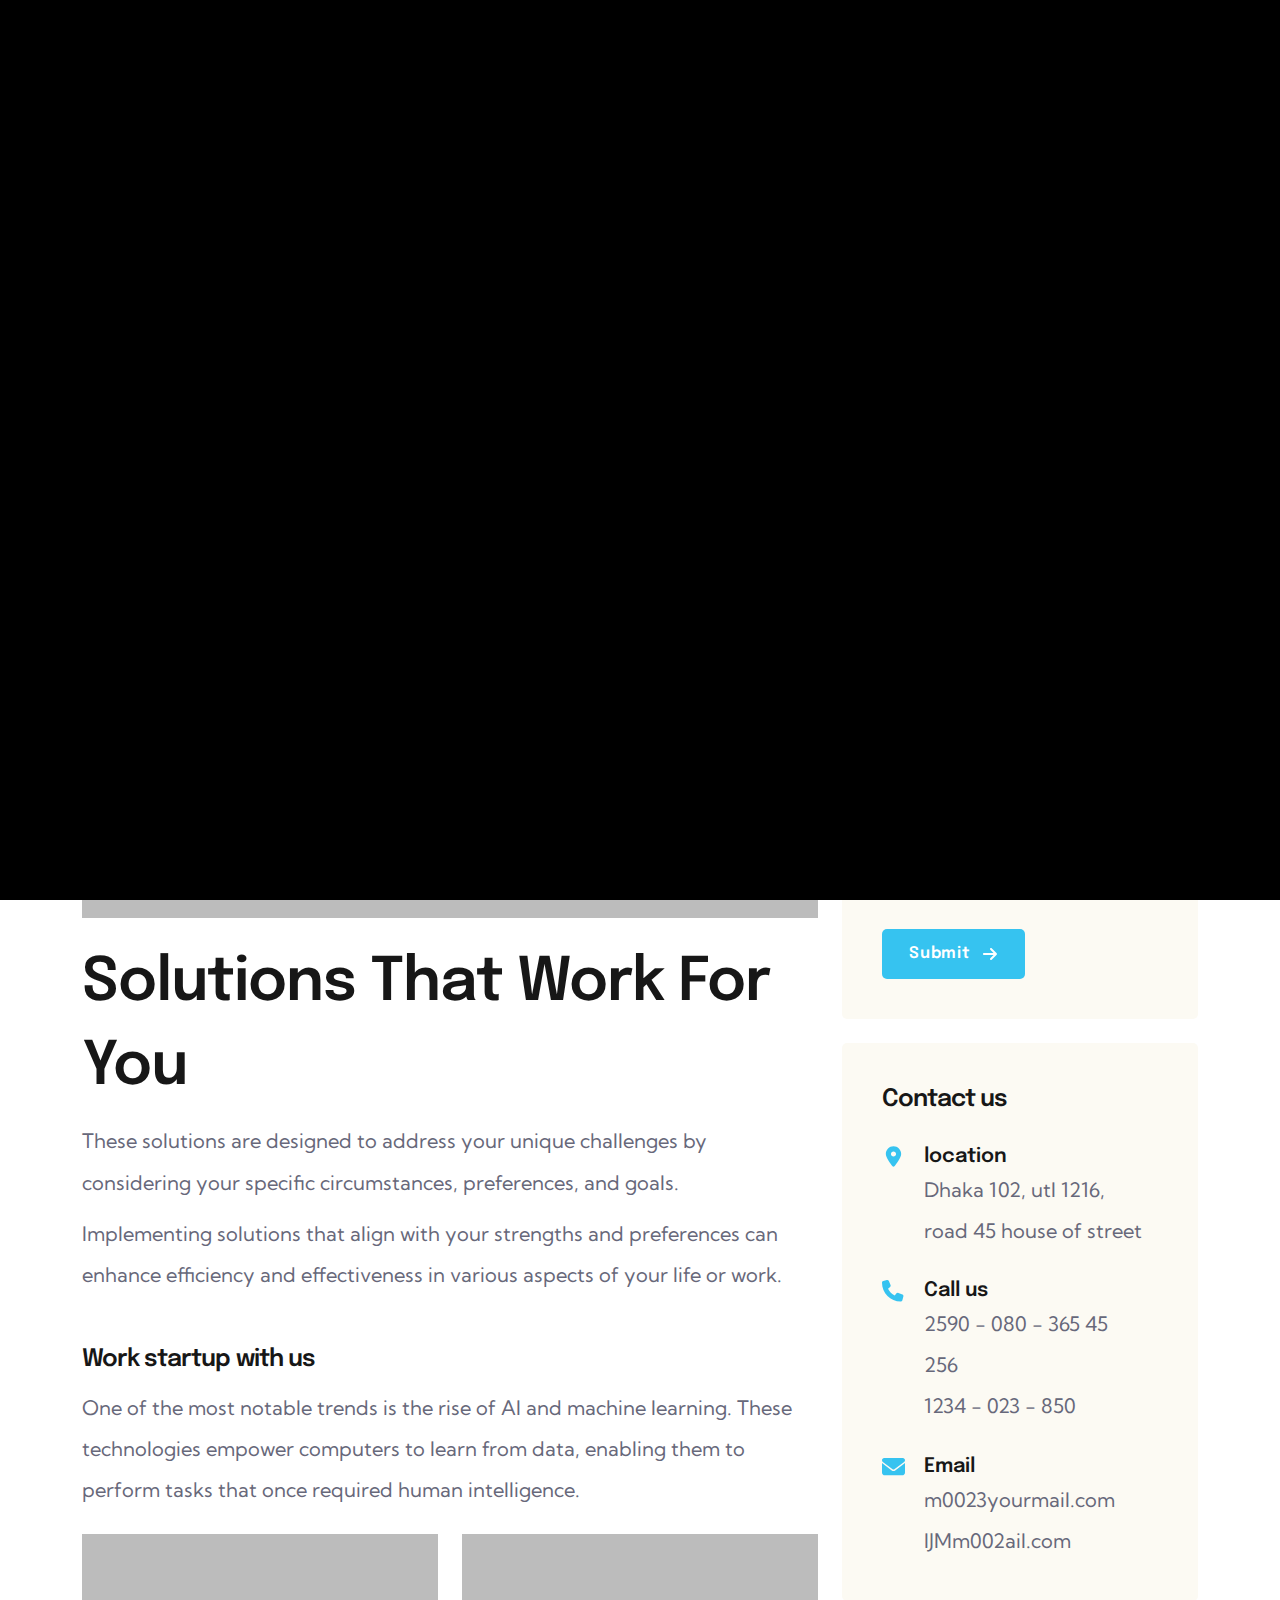
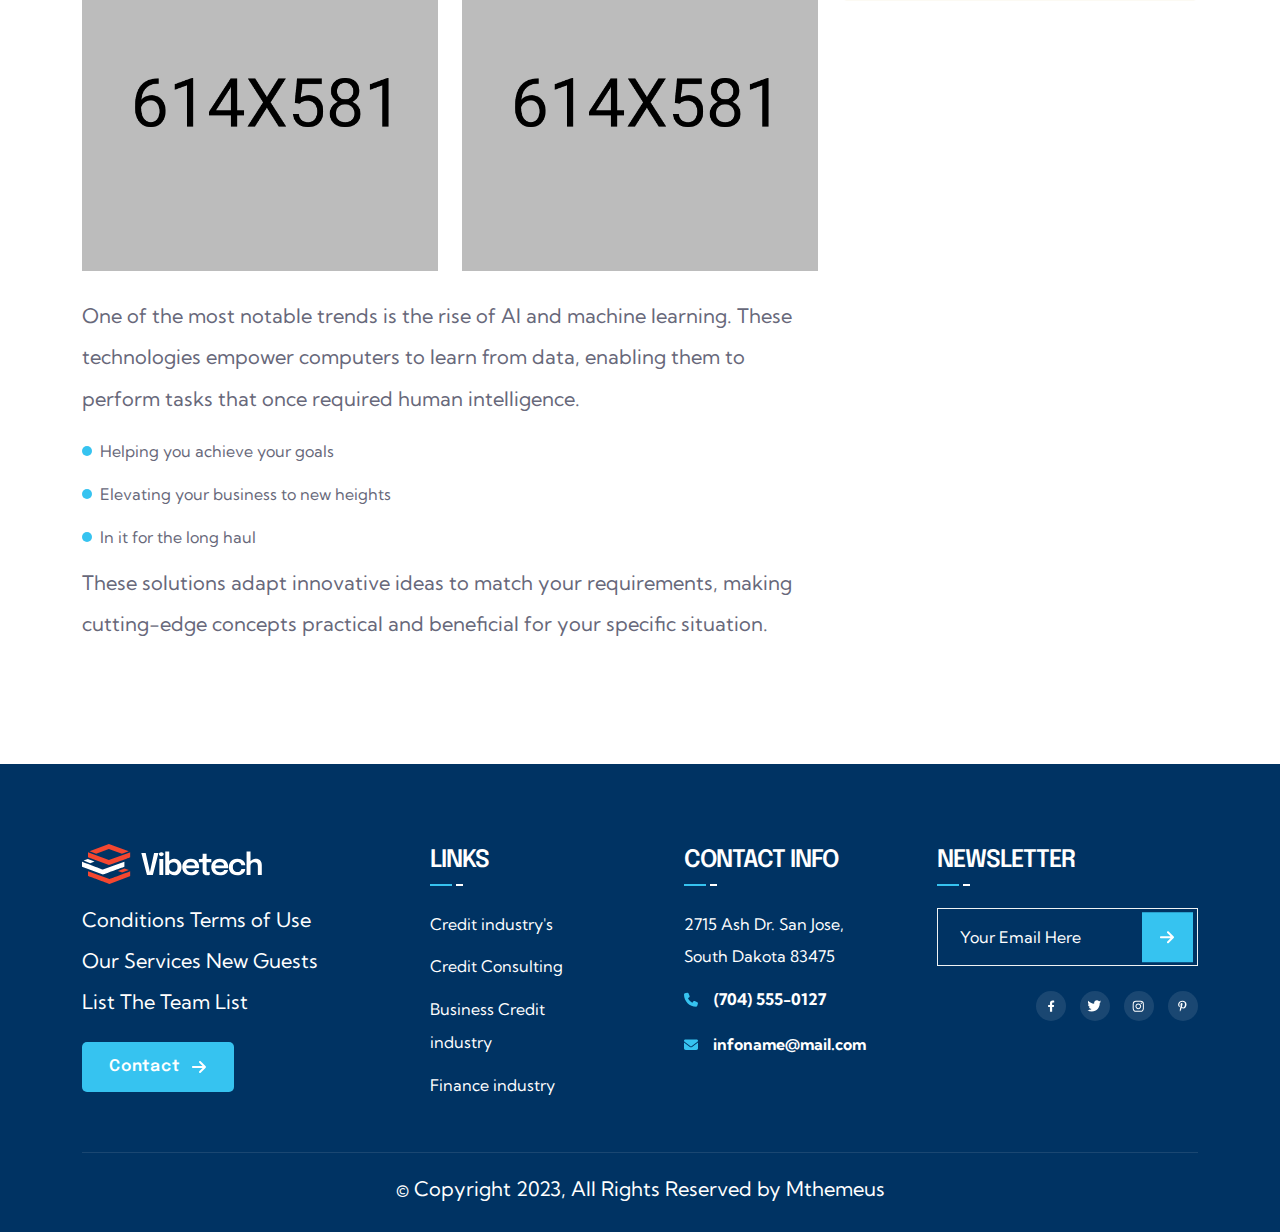
<file: project-details.html>
<!doctype html>
<html lang="en">

<head>
	<meta charset="UTF-8">
	<meta name="viewport" content="width=device-width, initial-scale=1.0, shrink-to-fit=no">
	<title>Vibetech - Creative Digital Agency HTML Template</title>

	<link rel="icon" href="assets/images/fav.png" type="image/gif" sizes="20x20">

	<!-- Box Icon CSS -->
	<link rel="stylesheet" href="assets/css/boxicons.min.css">
	<!-- Bootstrap Icon CSS -->
	<link rel="stylesheet" href="assets/css/bootstrap-icons.css">
	<!-- Swiper Carousel CSS -->
	<link rel="stylesheet" href="assets/css/swiper-bundle.min.css">
	<!-- Magnific Popup CSS -->
	<link rel="stylesheet" href="assets/css/magnific-popup.css">
	<!-- Odometer CSS -->
	<link rel="stylesheet" href="assets/css/odometer.css">
	<!-- Bootstrap CSS -->
	<link rel="stylesheet" href="assets/css/bootstrap.min.css">
	<link rel="stylesheet" href="assets/css/meanmenu.min.css">


	<!-- Main CSS -->
	<link rel="stylesheet" href="assets/css/style.css">
	<!-- Responsive CSS -->
	<link rel="stylesheet" href="assets/css/responsive.css">


</head>

<body>

	<div class="cursor d-none d-lg-block"></div>

	<!-- Preloader -->

	<div id="preloader">
		<div class="loader_line"></div>
	</div>

	<!-- Preloader End -->

	<!-- back to to button start-->
	<a href="#" id="scroll-top" class="back-to-top-btn"><i class="bi bi-arrow-up"></i></a>
	<!-- back to to button end-->


	<div id="smooth-wrapper">

		<!-- Header area -->
		<header>

			<!-- Menu -->

			<div class="menu-area menu-area-breadcrumb position-absolute">
				<div class="container">
					<div class="row align-items-center">
						<div class="col-lg-3 hamburger-menu position-relative">
							<div class="menu-logo-wrap">
								<a href="index.html"><img src="assets/images/logo-2.svg" alt=""></a>
							</div>
						</div>
						<div class="col-lg-9">
							<div class="nav-wrap d-flex justify-content-between align-items-center">
								<div class="mainmenu text-right">
									<ul>
										<li class="has-child-menu"><a href="javascript:void(0)">Home</a>
											<ul>
												<li><a href="index.html">Home Version 01</a></li>
												<li><a href="home-two.html">Home Version 02</a></li>
												<li><a href="home-three.html">Home Version 03</a></li>
											</ul>
										</li>
										<li><a href="about-us.html">About</a></li>
										<li class="has-child-menu"><a href="javascript:void(0)">Blog</a>
											<ul>
												<li><a href="blog-classic.html">Blog Classic</a></li>
												<li><a href="blog-details.html">Blog Details</a></li>
											</ul>
										</li>
										<li class="has-child-menu"><a href="javascript:void(0)">Pages</a>
											<ul>
												<li class="has-child-menu"><a href="javascript:void(0)">Service</a>
													<ul>
														<li><a href="service-one.html">Service One</a></li>
														<li><a href="service-two.html">Service Two</a></li>
														<li><a href="service-three.html">Service Three</a></li>
														<li><a href="service-details.html">Service Details</a></li>
													</ul>
												</li>
												<li class="has-child-menu"><a href="javascript:void(0)">Project</a>
													<ul>
														<li><a href="project.html">Project</a></li>
														<li><a href="project-details.html">Project Details</a></li>
													</ul>
												</li>
												<li><a href="faq.html">FAQ</a></li>
												<li><a href="team-details.html">Team Details</a></li>
											</ul>
										</li>
										<li><a href="contact.html">Contact</a></li>
									</ul>
									<div class="menu-btn-wrap flex-shrink-0 d-lg-none pb-5">
										<a class="common-btn ms-3 mt-4" href="contact.html">
											<span>
												Get a quote
												<svg width="15" height="14" viewBox="0 0 15 14" fill="none"
													xmlns="http://www.w3.org/2000/svg">
													<path
														d="M13.6875 7.71875L8.6875 12.7188C8.3125 13.125 7.65625 13.125 7.28125 12.7188C6.875 12.3438 6.875 11.6875 7.28125 11.3125L10.5625 8H1C0.4375 8 0 7.5625 0 7C0 6.46875 0.4375 6 1 6H10.5625L7.28125 2.71875C6.875 2.34375 6.875 1.6875 7.28125 1.3125C7.65625 0.90625 8.3125 0.90625 8.6875 1.3125L13.6875 6.3125C14.0938 6.6875 14.0938 7.34375 13.6875 7.71875Z"
														fill="currentColor" />
												</svg>
											</span>
										</a>
									</div>
								</div>
								<div class="menu-btn-wrap flex-shrink-0 d-none d-lg-block">
									<a class="common-btn " href="contact.html">
										<span>
											Get a quote
											<svg width="15" height="14" viewBox="0 0 15 14" fill="none"
												xmlns="http://www.w3.org/2000/svg">
												<path
													d="M13.6875 7.71875L8.6875 12.7188C8.3125 13.125 7.65625 13.125 7.28125 12.7188C6.875 12.3438 6.875 11.6875 7.28125 11.3125L10.5625 8H1C0.4375 8 0 7.5625 0 7C0 6.46875 0.4375 6 1 6H10.5625L7.28125 2.71875C6.875 2.34375 6.875 1.6875 7.28125 1.3125C7.65625 0.90625 8.3125 0.90625 8.6875 1.3125L13.6875 6.3125C14.0938 6.6875 14.0938 7.34375 13.6875 7.71875Z"
													fill="currentColor" />
											</svg>

										</span>
									</a>
								</div>
							</div>
						</div>
					</div>
				</div>
			</div>

			<!-- Menu end -->

		</header>
		<!-- Header area End -->

		<div id="smooth-content">

            <!-- Breadcrumb -->

            <div class="breadcrumb-area bg-color-black position-relative z-index-one">
                <div class="container">
                    <div class="row">
                        <div class="col-lg-12">
                            <div class="breadcrumb-info text-center">
                                <h1>Project details</h1>
                                <p>
                                    <a href="index.html">Home</a>
                                    <svg width="9" height="13" viewBox="0 0 9 13" fill="none" xmlns="http://www.w3.org/2000/svg">
                                    <path d="M2 13C1.71875 13 1.46875 12.9062 1.28125 12.7188C0.875 12.3438 0.875 11.6875 1.28125 11.3125L5.5625 7L1.28125 2.71875C0.875 2.34375 0.875 1.6875 1.28125 1.3125C1.65625 0.90625 2.3125 0.90625 2.6875 1.3125L7.6875 6.3125C8.09375 6.6875 8.09375 7.34375 7.6875 7.71875L2.6875 12.7188C2.5 12.9062 2.25 13 2 13Z" fill="currentColor"/>
                                    </svg>
                                    Project details
                                </p>
                            </div>
                        </div>
                    </div>
                </div>
				<img class="position-absolute z-index-minus-one start-0 bottom-0" src="assets/images/shape/breadcrumb-sp.png" alt="">
            </div>

            <!-- Breadcrumb End -->


            <!-- project -->

            <div class="project-details-area pt-120 pb-120">
                <div class="container">
                    <div class="row">
                        <div class="col-lg-8">
							<div class="details-info-wrap">
                                <img class="project-thumb-img w-100" src="assets/images/project/project-details-1.png" alt="">
								<h2 class="details-thumb-title mt-4">Solutions that work for you</h2>
								<p class="details-info-text">These solutions are designed to address your unique challenges by considering your specific circumstances, preferences, and goals.</p>
								<p class="details-info-text">Implementing solutions that align with your strengths and preferences can enhance efficiency and effectiveness in various aspects of your life or work.</p>
								<h2 class="details-info-title mt-5">Work startup with us</h2>
								<p class="details-info-text">One of the most notable trends is the rise of AI and machine learning. These technologies empower computers to learn from data, enabling them to perform tasks that once required human intelligence.</p>
								<div class="row mt-4">
									<div class="col-md-6">
										<img class="w-100" src="assets/images/project/project-details-2.png" alt="">
									</div>
									<div class="col-md-6 mt-4 mt-md-0">
										<img class="w-100" src="assets/images/project/project-details-3.png" alt="">
									</div>
								</div>
								<p class="details-info-text mt-4">One of the most notable trends is the rise of AI and machine learning. These technologies empower computers to learn from data, enabling them to perform tasks that once required human intelligence.</p>
								<ul class="details-list details-list-project mt-3">
									<li>Helping you achieve your goals</li>
									<li>Elevating your business to new heights</li>
									<li>In it for the long haul</li>
								</ul>
								<p class="details-info-text mt-2">These solutions adapt innovative ideas to match your requirements, making cutting-edge concepts practical and beneficial for your specific situation.</p>
							</div>
                        </div>
                        <div class="col-lg-4 mobt-35">
							<div class="sidebar-wrap sidebar-wrap-project">
								<div class="single-sidebar bg-color-of-white border-0">
									<h2 class="sidebar-title">Get in touch</h2>
									<form id="contact-form" action="mail.php" method="POST" class="contact-input contact-input-blog position-relative">
										<div class="row">
											<div class=" col-12">
												<input type="text"  placeholder="Your Name">
											</div>
											<div class="col-12">
												<input type="email" placeholder="Your Mail">
											</div>
											<div class=" col-12">
												<textarea name="message" id="message" cols="30" rows="3" placeholder="Write your Comment"></textarea>
											</div>
											<div class="contact-btn-wrap">
												<button type="submit" class="common-btn hover-black border-0">
													<span>
														Submit
														<svg width="15" height="14" viewBox="0 0 15 14" fill="none" xmlns="http://www.w3.org/2000/svg">
															<path d="M13.6875 7.71875L8.6875 12.7188C8.3125 13.125 7.65625 13.125 7.28125 12.7188C6.875 12.3438 6.875 11.6875 7.28125 11.3125L10.5625 8H1C0.4375 8 0 7.5625 0 7C0 6.46875 0.4375 6 1 6H10.5625L7.28125 2.71875C6.875 2.34375 6.875 1.6875 7.28125 1.3125C7.65625 0.90625 8.3125 0.90625 8.6875 1.3125L13.6875 6.3125C14.0938 6.6875 14.0938 7.34375 13.6875 7.71875Z" fill="currentColor"></path>
														</svg>
													</span>
												</button>
											</div>
											<p class="form-message"></p>
										</div>
									</form>
								</div>
								<div class="single-sidebar bg-color-of-white border-0">
									<h2 class="sidebar-title">Contact us</h2>
									<ul class="contact-address mt-2 d-inline-block">
										<li>
											<svg width="12" height="18" viewBox="0 0 12 18" fill="none" xmlns="http://www.w3.org/2000/svg">
												<path d="M6.71875 16.6172C6.34375 17.0859 5.625 17.0859 5.25 16.6172C3.65625 14.5859 0 9.74219 0 6.99219C0 3.67969 2.6875 0.992188 6 0.992188C9.3125 0.992188 12 3.67969 12 6.99219C12 9.74219 8.34375 14.5859 6.71875 16.6172ZM6 8.99219C7.09375 8.99219 8 8.11719 8 6.99219C8 5.89844 7.09375 4.99219 6 4.99219C4.875 4.99219 4 5.89844 4 6.99219C4 8.11719 4.875 8.99219 6 8.99219Z" fill="currentColor"></path>
											</svg>
											<div class="contact-info">
												<h3>location</h3>
												<p>Dhaka 102, utl 1216, road 45 house of street</p>
											</div>
										</li>
										<li>
											<svg width="15" height="15" viewBox="0 0 15 15" fill="none" xmlns="http://www.w3.org/2000/svg">
											<path d="M4.48438 1.3125L5.57812 3.9375C5.76953 4.375 5.66016 4.89453 5.27734 5.19531L3.9375 6.31641C4.83984 8.23047 6.39844 9.78906 8.3125 10.6914L9.43359 9.35156C9.73438 8.96875 10.2539 8.85938 10.6914 9.05078L13.3164 10.1445C13.8359 10.3359 14.082 10.9102 13.9453 11.4297L13.2891 13.8359C13.1523 14.3008 12.7422 14.6289 12.25 14.6289C5.46875 14.6289 0 9.16016 0 2.37891C0 1.88672 0.328125 1.47656 0.792969 1.33984L3.19922 0.683594C3.71875 0.546875 4.29297 0.792969 4.48438 1.3125Z" fill="currentColor"></path>
											</svg>
											<div class="contact-info">
												<h3>Call us</h3>
												<p><a href="tel:7045550127">2590 - 080 - 365 45 256</a></p>
												<p><a href="tel:7045550127">1234 - 023 - 850</a></p>
											</div>
										</li>
										<li>
											<svg width="14" height="11" viewBox="0 0 14 11" fill="none" xmlns="http://www.w3.org/2000/svg">
												<path d="M1.3125 0.378906H12.6875C13.3984 0.378906 14 0.980469 14 1.69141C14 2.12891 13.7812 2.51172 13.4531 2.75781L7.51953 7.21484C7.19141 7.46094 6.78125 7.46094 6.45312 7.21484L0.519531 2.75781C0.191406 2.51172 0 2.12891 0 1.69141C0 0.980469 0.574219 0.378906 1.3125 0.378906ZM0 3.44141L5.93359 7.92578C6.5625 8.39062 7.41016 8.39062 8.03906 7.92578L14 3.44141V9.12891C14 10.1133 13.207 10.8789 12.25 10.8789H1.75C0.765625 10.8789 0 10.1133 0 9.12891V3.44141Z" fill="currentColor"></path>
											</svg>
											<div class="contact-info">
												<h3>Email</h3>
												<p><a href="mailto:infoname@mail.com">m0023yourmail.com</a></p>
												<p><a href="mailto:infoname@mail.com">IJMm002ail.com</a></p>
											</div>
										</li>
									</ul>
								</div>
							</div>
                        </div>
                    </div>
                </div>
            </div>

            <!-- project End -->


			<!-- Footer -->

			<section class="footer-area bg-color-black">
				<div class="container">
					<div class="row justify-content-between">
						<div class="col-xl-3 col-lg-3 col-sm-12">
							<div class="footer-widget footer-black">
								<div class="footer-desc-wrap">
									<a href="index.html"><img src="assets/images/logo-2.svg" alt=""></a>
									<p class="footer-desc">Conditions Terms of Use Our Services New Guests List The Team
										List</p>
									<div class="footer-btn-wrap">
										<a class="common-btn" href="contact.html">
											<span>
												Contact
												<svg width="15" height="14" viewBox="0 0 15 14" fill="none"
													xmlns="http://www.w3.org/2000/svg">
													<path
														d="M13.6875 7.71875L8.6875 12.7188C8.3125 13.125 7.65625 13.125 7.28125 12.7188C6.875 12.3438 6.875 11.6875 7.28125 11.3125L10.5625 8H1C0.4375 8 0 7.5625 0 7C0 6.46875 0.4375 6 1 6H10.5625L7.28125 2.71875C6.875 2.34375 6.875 1.6875 7.28125 1.3125C7.65625 0.90625 8.3125 0.90625 8.6875 1.3125L13.6875 6.3125C14.0938 6.6875 14.0938 7.34375 13.6875 7.71875Z"
														fill="currentColor">
													</path>
												</svg>
											</span>
										</a>
									</div>
								</div>
							</div>
						</div>
						<div class="col-xl-2 col-lg-3 col-sm-6">
							<div class="footer-widget footer-black">
								<h2 class="footer-title">Links</h2>
								<ul class="footer-list">
									<li><a href="#">Credit industry's</a></li>
									<li><a href="#">Credit Consulting</a></li>
									<li><a href="#">Business Credit industry</a></li>
									<li><a href="#">Finance industry</a></li>
								</ul>
							</div>
						</div>
						<div class="col-xl-2 col-lg-3 col-sm-6">
							<div class="footer-widget footer-black">
								<h2 class="footer-title">CONTACT INFO</h2>
								<ul class="footer-list footer-address">
									<li>2715 Ash Dr. San Jose, South Dakota 83475</li>
									<li>
										<a href="tel:7045550127">
											<svg width="15" height="15" viewBox="0 0 15 15" fill="none"
												xmlns="http://www.w3.org/2000/svg">
												<path
													d="M4.48438 1.3125L5.57812 3.9375C5.76953 4.375 5.66016 4.89453 5.27734 5.19531L3.9375 6.31641C4.83984 8.23047 6.39844 9.78906 8.3125 10.6914L9.43359 9.35156C9.73438 8.96875 10.2539 8.85938 10.6914 9.05078L13.3164 10.1445C13.8359 10.3359 14.082 10.9102 13.9453 11.4297L13.2891 13.8359C13.1523 14.3008 12.7422 14.6289 12.25 14.6289C5.46875 14.6289 0 9.16016 0 2.37891C0 1.88672 0.328125 1.47656 0.792969 1.33984L3.19922 0.683594C3.71875 0.546875 4.29297 0.792969 4.48438 1.3125Z"
													fill="currentColor" />
											</svg>
											<b>(704) 555-0127</b>
										</a>
									</li>
									<li>
										<a href="mailto:infoname@mail.com">
											<svg width="14" height="11" viewBox="0 0 14 11" fill="none"
												xmlns="http://www.w3.org/2000/svg">
												<path
													d="M1.3125 0.378906H12.6875C13.3984 0.378906 14 0.980469 14 1.69141C14 2.12891 13.7812 2.51172 13.4531 2.75781L7.51953 7.21484C7.19141 7.46094 6.78125 7.46094 6.45312 7.21484L0.519531 2.75781C0.191406 2.51172 0 2.12891 0 1.69141C0 0.980469 0.574219 0.378906 1.3125 0.378906ZM0 3.44141L5.93359 7.92578C6.5625 8.39062 7.41016 8.39062 8.03906 7.92578L14 3.44141V9.12891C14 10.1133 13.207 10.8789 12.25 10.8789H1.75C0.765625 10.8789 0 10.1133 0 9.12891V3.44141Z"
													fill="currentColor" />
											</svg>
											<b>infoname@mail.com</b>
										</a>
									</li>
								</ul>
							</div>
						</div>
						<div class="col-xl-3 col-lg-3 col-sm-12">
							<div class="footer-widget footer-black">
								<h2 class="footer-title">NEWSLETTER</h2>
								<div class="subscribe-form position-relative">
									<input type="text"  placeholder="Your Email Here">
									<button class="subscribe-form-icon" type="submit">
										<svg width="15" height="14" viewBox="0 0 15 14" fill="none"
											xmlns="http://www.w3.org/2000/svg">
											<path
												d="M13.6875 7.71875L8.6875 12.7188C8.3125 13.125 7.65625 13.125 7.28125 12.7188C6.875 12.3438 6.875 11.6875 7.28125 11.3125L10.5625 8H1C0.4375 8 0 7.5625 0 7C0 6.46875 0.4375 6 1 6H10.5625L7.28125 2.71875C6.875 2.34375 6.875 1.6875 7.28125 1.3125C7.65625 0.90625 8.3125 0.90625 8.6875 1.3125L13.6875 6.3125C14.0938 6.6875 14.0938 7.34375 13.6875 7.71875Z"
												fill="currentColor">
											</path>
										</svg>
									</button>
								</div>
								<ul class="site-social mt-4 text-lg-end">
									<li>
										<a href="#">
											<svg width="10" height="17" viewBox="0 0 10 17" fill="none"
												xmlns="http://www.w3.org/2000/svg">
												<path
													d="M8.97656 9.81641H6.63281V16.8164H3.50781V9.81641H0.945312V6.94141H3.50781V4.72266C3.50781 2.22266 5.00781 0.816406 7.28906 0.816406C8.38281 0.816406 9.53906 1.03516 9.53906 1.03516V3.50391H8.25781C7.00781 3.50391 6.63281 4.25391 6.63281 5.06641V6.94141H9.41406L8.97656 9.81641Z"
													fill="currentColor" />
											</svg>
										</a>
									</li>
									<li>
										<a href="#">
											<svg width="17" height="14" viewBox="0 0 17 14" fill="none"
												xmlns="http://www.w3.org/2000/svg">
												<path
													d="M14.6016 3.56641C14.6016 3.72266 14.6016 3.84766 14.6016 4.00391C14.6016 8.34766 11.3203 13.3164 5.28906 13.3164C3.41406 13.3164 1.69531 12.7852 0.257812 11.8477C0.507812 11.8789 0.757812 11.9102 1.03906 11.9102C2.57031 11.9102 3.97656 11.3789 5.10156 10.5039C3.66406 10.4727 2.44531 9.53516 2.03906 8.22266C2.25781 8.25391 2.44531 8.28516 2.66406 8.28516C2.94531 8.28516 3.25781 8.22266 3.50781 8.16016C2.00781 7.84766 0.882812 6.53516 0.882812 4.94141V4.91016C1.32031 5.16016 1.85156 5.28516 2.38281 5.31641C1.47656 4.72266 0.914062 3.72266 0.914062 2.59766C0.914062 1.97266 1.07031 1.41016 1.35156 0.941406C2.97656 2.91016 5.41406 4.22266 8.13281 4.37891C8.07031 4.12891 8.03906 3.87891 8.03906 3.62891C8.03906 1.81641 9.50781 0.347656 11.3203 0.347656C12.2578 0.347656 13.1016 0.722656 13.7266 1.37891C14.4453 1.22266 15.1641 0.941406 15.7891 0.566406C15.5391 1.34766 15.0391 1.97266 14.3516 2.37891C15.0078 2.31641 15.6641 2.12891 16.2266 1.87891C15.7891 2.53516 15.2266 3.09766 14.6016 3.56641Z"
													fill="currentColor" />
											</svg>
										</a>
									</li>
									<li>
										<a href="#">
											<svg width="15" height="15" viewBox="0 0 15 15" fill="none"
												xmlns="http://www.w3.org/2000/svg">
												<path
													d="M7.25781 4.22266C9.22656 4.22266 10.8516 5.84766 10.8516 7.81641C10.8516 9.81641 9.22656 11.4102 7.25781 11.4102C5.25781 11.4102 3.66406 9.81641 3.66406 7.81641C3.66406 5.84766 5.25781 4.22266 7.25781 4.22266ZM7.25781 10.1602C8.53906 10.1602 9.57031 9.12891 9.57031 7.81641C9.57031 6.53516 8.53906 5.50391 7.25781 5.50391C5.94531 5.50391 4.91406 6.53516 4.91406 7.81641C4.91406 9.12891 5.97656 10.1602 7.25781 10.1602ZM11.8203 4.09766C11.8203 3.62891 11.4453 3.25391 10.9766 3.25391C10.5078 3.25391 10.1328 3.62891 10.1328 4.09766C10.1328 4.56641 10.5078 4.94141 10.9766 4.94141C11.4453 4.94141 11.8203 4.56641 11.8203 4.09766ZM14.1953 4.94141C14.2578 6.09766 14.2578 9.56641 14.1953 10.7227C14.1328 11.8477 13.8828 12.8164 13.0703 13.6602C12.2578 14.4727 11.2578 14.7227 10.1328 14.7852C8.97656 14.8477 5.50781 14.8477 4.35156 14.7852C3.22656 14.7227 2.25781 14.4727 1.41406 13.6602C0.601562 12.8164 0.351562 11.8477 0.289062 10.7227C0.226562 9.56641 0.226562 6.09766 0.289062 4.94141C0.351562 3.81641 0.601562 2.81641 1.41406 2.00391C2.25781 1.19141 3.22656 0.941406 4.35156 0.878906C5.50781 0.816406 8.97656 0.816406 10.1328 0.878906C11.2578 0.941406 12.2578 1.19141 13.0703 2.00391C13.8828 2.81641 14.1328 3.81641 14.1953 4.94141ZM12.6953 11.9414C13.0703 11.0352 12.9766 8.84766 12.9766 7.81641C12.9766 6.81641 13.0703 4.62891 12.6953 3.69141C12.4453 3.09766 11.9766 2.59766 11.3828 2.37891C10.4453 2.00391 8.25781 2.09766 7.25781 2.09766C6.22656 2.09766 4.03906 2.00391 3.13281 2.37891C2.50781 2.62891 2.03906 3.09766 1.78906 3.69141C1.41406 4.62891 1.50781 6.81641 1.50781 7.81641C1.50781 8.84766 1.41406 11.0352 1.78906 11.9414C2.03906 12.5664 2.50781 13.0352 3.13281 13.2852C4.03906 13.6602 6.22656 13.5664 7.25781 13.5664C8.25781 13.5664 10.4453 13.6602 11.3828 13.2852C11.9766 13.0352 12.4766 12.5664 12.6953 11.9414Z"
													fill="currentColor" />
											</svg>
										</a>
									</li>
									<li>
										<a href="#">
											<svg width="11" height="15" viewBox="0 0 11 15" fill="none"
												xmlns="http://www.w3.org/2000/svg">
												<path
													d="M5.57812 0.820312C8.14844 0.820312 10.5 2.59766 10.5 5.30469C10.5 7.84766 9.1875 10.6914 6.28906 10.6914C5.57812 10.6914 4.73047 10.3359 4.375 9.70703C3.77344 12.168 3.80078 12.5508 2.43359 14.4375C2.29688 14.4922 2.32422 14.4922 2.24219 14.3828C2.1875 13.8633 2.13281 13.3711 2.13281 12.8516C2.13281 11.1836 2.89844 8.75 3.28125 7.13672C3.0625 6.69922 3.00781 6.20703 3.00781 5.74219C3.00781 3.55469 5.57812 3.22656 5.57812 5.03125C5.57812 6.09766 4.83984 7.10938 4.83984 8.14844C4.83984 8.83203 5.44141 9.32422 6.125 9.32422C8.01172 9.32422 8.58594 6.61719 8.58594 5.16797C8.58594 3.22656 7.21875 2.16016 5.33203 2.16016C3.17188 2.16016 1.50391 3.71875 1.50391 5.90625C1.50391 6.97266 2.16016 7.51953 2.16016 7.76562C2.16016 7.98438 1.99609 8.72266 1.72266 8.72266C1.06641 8.72266 0 7.62891 0 5.71484C0 2.67969 2.76172 0.820312 5.57812 0.820312Z"
													fill="currentColor" />
											</svg>
										</a>
									</li>
								</ul>
							</div>
						</div>
					</div>
					<div class="row">
						<div class="col-lg-12">
							<div class="footer-right-wrap text-center">
								<p>© Copyright 2023, All Rights Reserved by Mthemeus</p>
							</div>
						</div>
					</div>
				</div>
			</section>

			<!-- Footer End -->


		</div>
	</div>

	<!-- Jquery JS -->
	<script src="assets/js/jquery-3.6.0.min.js"></script>
	<!-- Bootstrap JS -->
	<script src="assets/js/bootstrap.bundle.min.js"></script>
	<!-- Gsap -->
	<script src="assets/js/gsap.min.js"></script>
	<script src="assets/js/ScrollTrigger.min.js"></script>
	<script src="assets/js/ScrollSmoother.min.js"></script>
	<script src="assets/js/SplitText.min.js"></script>
	<!-- Swiper Carousel JS -->
	<script src="assets/js/swiper-bundle.min.js"></script>
	<!-- Magnific Popup JS -->
	<script src="assets/js/jquery.magnific-popup.min.js"></script>
	<!-- Odometer JS -->
	<script src="assets/js/odometer.min.js"></script>
	<script src="assets/js/viewport.jquery.js"></script>
	<!-- Mean menu JS -->
	<script src="assets/js/jquery.meanmenu.min.js"></script>
	<!-- Main JS -->
	<script src="assets/js/main.js"></script>
</body>

</html>
</file>
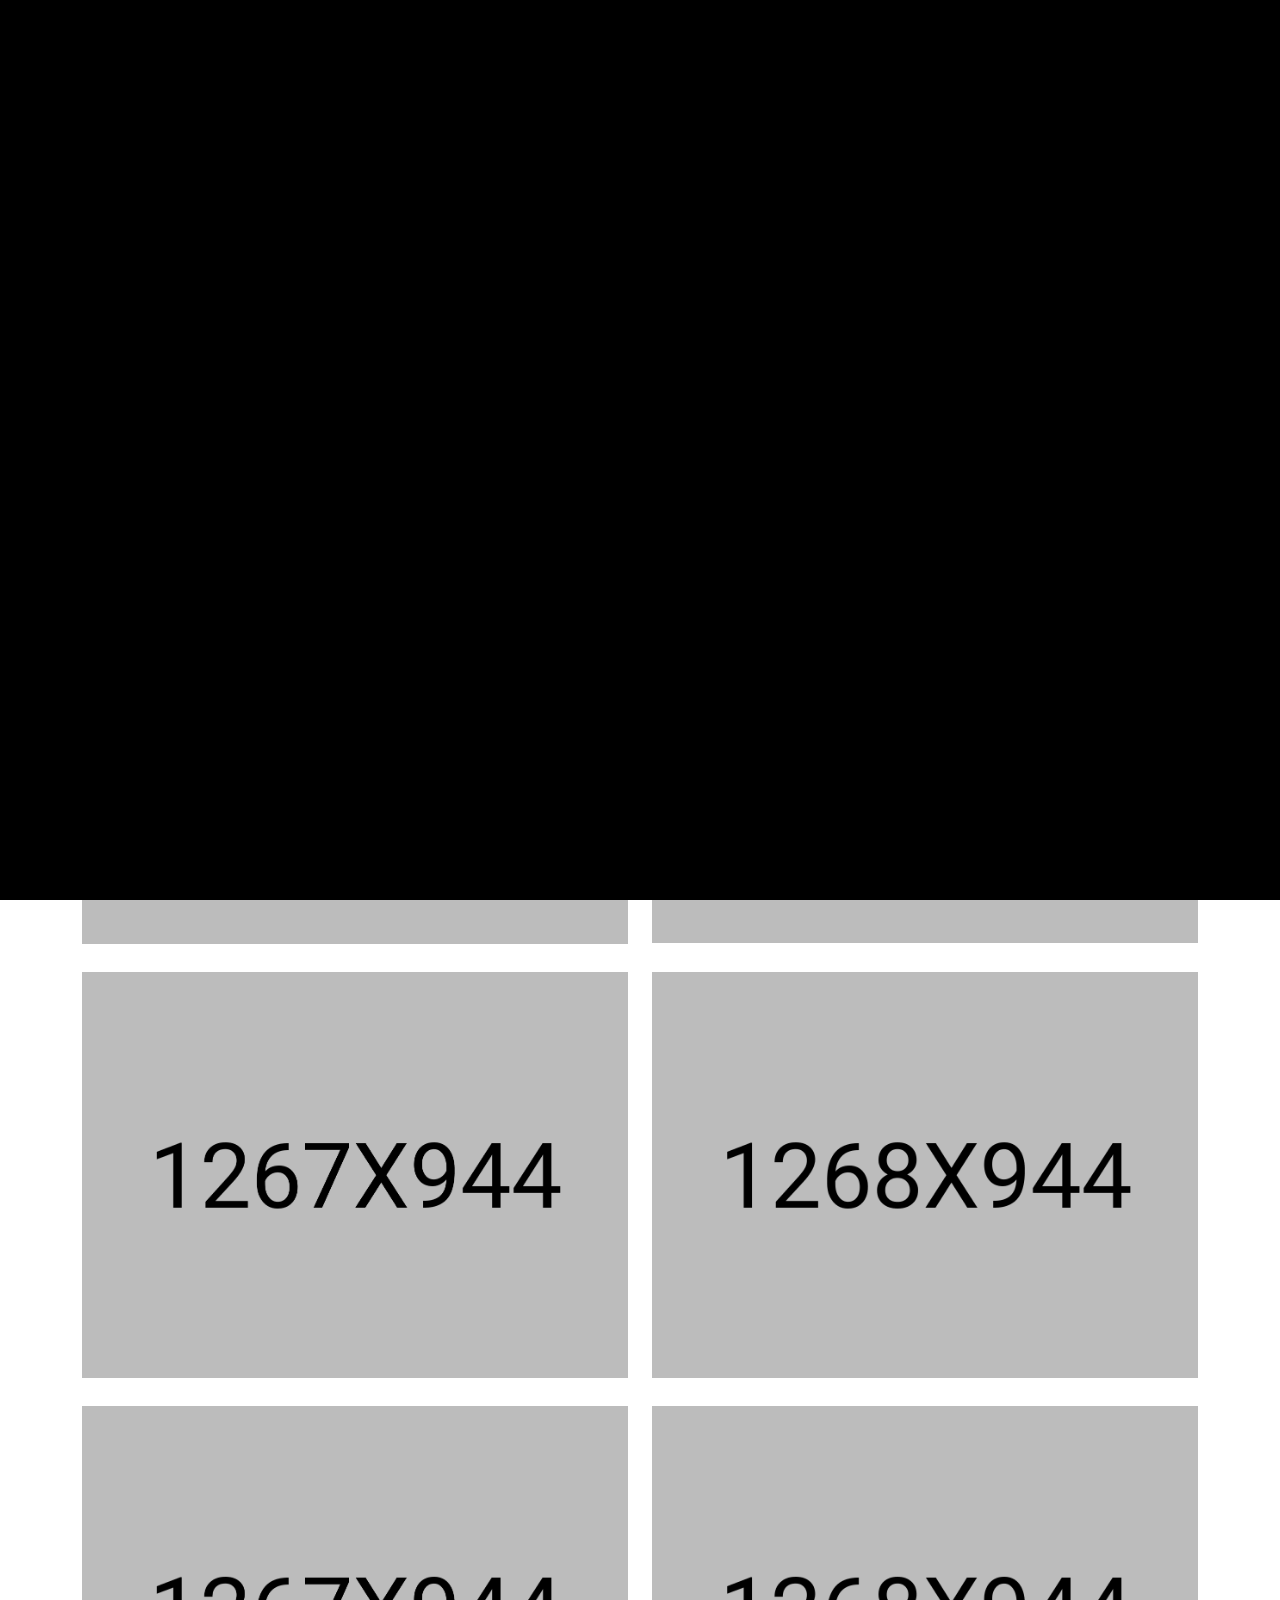
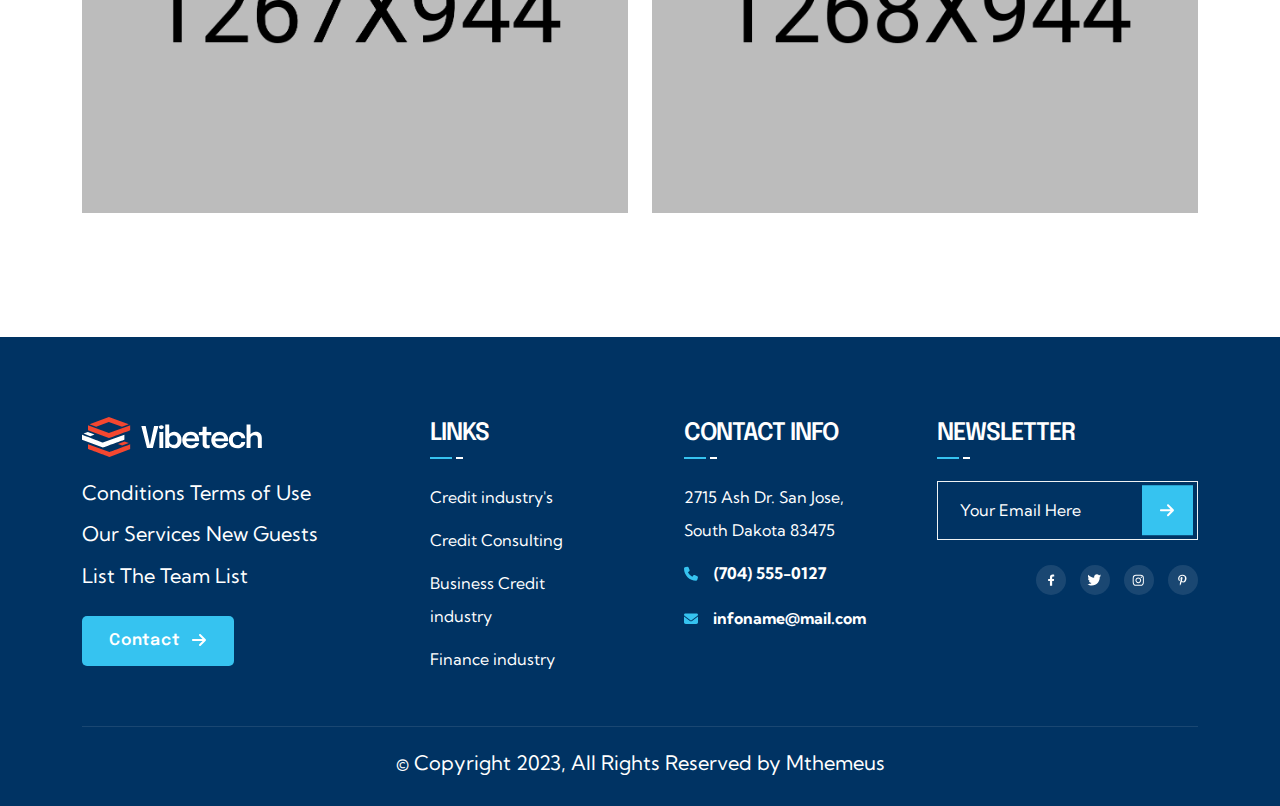
<file: project.html>
<!doctype html>
<html lang="en">

<head>
	<meta charset="UTF-8">
	<meta name="viewport" content="width=device-width, initial-scale=1.0, shrink-to-fit=no">
	<title>Vibetech - Creative Digital Agency HTML Template</title>

	<link rel="icon" href="assets/images/fav.png" type="image/gif" sizes="20x20">

	<!-- Box Icon CSS -->
	<link rel="stylesheet" href="assets/css/boxicons.min.css">
	<!-- Bootstrap Icon CSS -->
	<link rel="stylesheet" href="assets/css/bootstrap-icons.css">
	<!-- Swiper Carousel CSS -->
	<link rel="stylesheet" href="assets/css/swiper-bundle.min.css">
	<!-- Magnific Popup CSS -->
	<link rel="stylesheet" href="assets/css/magnific-popup.css">
	<!-- Odometer CSS -->
	<link rel="stylesheet" href="assets/css/odometer.css">
	<!-- Bootstrap CSS -->
	<link rel="stylesheet" href="assets/css/bootstrap.min.css">
	<link rel="stylesheet" href="assets/css/meanmenu.min.css">


	<!-- Main CSS -->
	<link rel="stylesheet" href="assets/css/style.css">
	<!-- Responsive CSS -->
	<link rel="stylesheet" href="assets/css/responsive.css">


</head>

<body>

	<div class="cursor d-none d-lg-block"></div>

	<!-- Preloader -->

	<div id="preloader">
		<div class="loader_line"></div>
	</div>

	<!-- Preloader End -->

	<!-- back to to button start-->
	<a href="#" id="scroll-top" class="back-to-top-btn"><i class="bi bi-arrow-up"></i></a>
	<!-- back to to button end-->


	<div id="smooth-wrapper">

		<!-- Header area -->
		<header>

			<!-- Menu -->

			<div class="menu-area menu-area-breadcrumb position-absolute">
				<div class="container">
					<div class="row align-items-center">
						<div class="col-lg-3 hamburger-menu position-relative">
							<div class="menu-logo-wrap">
								<a href="index.html"><img src="assets/images/logo-2.svg" alt=""></a>
							</div>
						</div>
						<div class="col-lg-9">
							<div class="nav-wrap d-flex justify-content-between align-items-center">
								<div class="mainmenu text-right">
									<ul>
										<li class="has-child-menu"><a href="javascript:void(0)">Home</a>
											<ul>
												<li><a href="index.html">Home Version 01</a></li>
												<li><a href="home-two.html">Home Version 02</a></li>
												<li><a href="home-three.html">Home Version 03</a></li>
											</ul>
										</li>
										<li><a href="about-us.html">About</a></li>
										<li class="has-child-menu"><a href="javascript:void(0)">Blog</a>
											<ul>
												<li><a href="blog-classic.html">Blog Classic</a></li>
												<li><a href="blog-details.html">Blog Details</a></li>
											</ul>
										</li>
										<li class="has-child-menu"><a href="javascript:void(0)">Pages</a>
											<ul>
												<li class="has-child-menu"><a href="javascript:void(0)">Service</a>
													<ul>
														<li><a href="service-one.html">Service One</a></li>
														<li><a href="service-two.html">Service Two</a></li>
														<li><a href="service-three.html">Service Three</a></li>
														<li><a href="service-details.html">Service Details</a></li>
													</ul>
												</li>
												<li class="has-child-menu"><a href="javascript:void(0)">Project</a>
													<ul>
														<li><a href="project.html">Project</a></li>
														<li><a href="project-details.html">Project Details</a></li>
													</ul>
												</li>
												<li><a href="faq.html">FAQ</a></li>
												<li><a href="team-details.html">Team Details</a></li>
											</ul>
										</li>
										<li><a href="contact.html">Contact</a></li>
									</ul>
									<div class="menu-btn-wrap flex-shrink-0 d-lg-none pb-5">
										<a class="common-btn ms-3 mt-4" href="contact.html">
											<span>
												Get a quote
												<svg width="15" height="14" viewBox="0 0 15 14" fill="none"
													xmlns="http://www.w3.org/2000/svg">
													<path
														d="M13.6875 7.71875L8.6875 12.7188C8.3125 13.125 7.65625 13.125 7.28125 12.7188C6.875 12.3438 6.875 11.6875 7.28125 11.3125L10.5625 8H1C0.4375 8 0 7.5625 0 7C0 6.46875 0.4375 6 1 6H10.5625L7.28125 2.71875C6.875 2.34375 6.875 1.6875 7.28125 1.3125C7.65625 0.90625 8.3125 0.90625 8.6875 1.3125L13.6875 6.3125C14.0938 6.6875 14.0938 7.34375 13.6875 7.71875Z"
														fill="currentColor" />
												</svg>
											</span>
										</a>
									</div>
								</div>
								<div class="menu-btn-wrap flex-shrink-0 d-none d-lg-block">
									<a class="common-btn " href="contact.html">
										<span>
											Get a quote
											<svg width="15" height="14" viewBox="0 0 15 14" fill="none"
												xmlns="http://www.w3.org/2000/svg">
												<path
													d="M13.6875 7.71875L8.6875 12.7188C8.3125 13.125 7.65625 13.125 7.28125 12.7188C6.875 12.3438 6.875 11.6875 7.28125 11.3125L10.5625 8H1C0.4375 8 0 7.5625 0 7C0 6.46875 0.4375 6 1 6H10.5625L7.28125 2.71875C6.875 2.34375 6.875 1.6875 7.28125 1.3125C7.65625 0.90625 8.3125 0.90625 8.6875 1.3125L13.6875 6.3125C14.0938 6.6875 14.0938 7.34375 13.6875 7.71875Z"
													fill="currentColor" />
											</svg>

										</span>
									</a>
								</div>
							</div>
						</div>
					</div>
				</div>
			</div>

			<!-- Menu end -->

		</header>
		<!-- Header area End -->

		<div id="smooth-content">

            <!-- Breadcrumb -->

            <div class="breadcrumb-area bg-color-black position-relative z-index-one">
                <div class="container">
                    <div class="row">
                        <div class="col-lg-12">
                            <div class="breadcrumb-info text-center">
                                <h1>Project</h1>
                                <p>
                                    <a href="index.html">Home</a>
                                    <svg width="9" height="13" viewBox="0 0 9 13" fill="none" xmlns="http://www.w3.org/2000/svg">
                                    <path d="M2 13C1.71875 13 1.46875 12.9062 1.28125 12.7188C0.875 12.3438 0.875 11.6875 1.28125 11.3125L5.5625 7L1.28125 2.71875C0.875 2.34375 0.875 1.6875 1.28125 1.3125C1.65625 0.90625 2.3125 0.90625 2.6875 1.3125L7.6875 6.3125C8.09375 6.6875 8.09375 7.34375 7.6875 7.71875L2.6875 12.7188C2.5 12.9062 2.25 13 2 13Z" fill="currentColor"/>
                                    </svg>
                                    Project
                                </p>
                            </div>
                        </div>
                    </div>
                </div>
				<img class="position-absolute z-index-minus-one start-0 bottom-0" src="assets/images/shape/breadcrumb-sp.png" alt="">
            </div>

            <!-- Breadcrumb End -->


            <!-- Project -->

            <section class="project-area pt-120 pb-96">
                <div class="container">
					<div class="row">
						<div class="col-md-6">
							<div class="project-img-wrap style-two position-relative z-index-one">
								<img class="w-100" src="assets/images/project/project-page-1.png" alt="">
                                <div class="project-hover-info d-flex flex-wrap justify-content-between w-100 position-absolute align-items-center">
                                    <h2 class="me-3">Revolutionizing Business Models</h2>
                                    <a class="flex-shrink-0 project-link d-flex justify-content-center align-items-center" href="project-details.html">
                                        <svg width="15" height="14" viewBox="0 0 15 14" fill="none" xmlns="http://www.w3.org/2000/svg">
                                        <path d="M13.7422 7.71875L8.74219 12.7188C8.36719 13.125 7.71094 13.125 7.33594 12.7188C6.92969 12.3438 6.92969 11.6875 7.33594 11.3125L10.6172 8H1.05469C0.492188 8 0.0546875 7.5625 0.0546875 7C0.0546875 6.46875 0.492188 6 1.05469 6H10.6172L7.33594 2.71875C6.92969 2.34375 6.92969 1.6875 7.33594 1.3125C7.71094 0.90625 8.36719 0.90625 8.74219 1.3125L13.7422 6.3125C14.1484 6.6875 14.1484 7.34375 13.7422 7.71875Z" fill="currentColor"/>
                                        </svg>
                                    </a>
                                </div>
							</div>
						</div>
						<div class="col-md-6">
							<div class="project-img-wrap style-two position-relative z-index-one">
								<img class="w-100" src="assets/images/project/project-page-2.png" alt="">
                                <div class="project-hover-info d-flex flex-wrap justify-content-between w-100 position-absolute align-items-center">
                                    <h2 class="me-3">Revolutionizing Business Models</h2>
                                    <a class="flex-shrink-0 project-link d-flex justify-content-center align-items-center" href="project-details.html">
                                        <svg width="15" height="14" viewBox="0 0 15 14" fill="none" xmlns="http://www.w3.org/2000/svg">
                                        <path d="M13.7422 7.71875L8.74219 12.7188C8.36719 13.125 7.71094 13.125 7.33594 12.7188C6.92969 12.3438 6.92969 11.6875 7.33594 11.3125L10.6172 8H1.05469C0.492188 8 0.0546875 7.5625 0.0546875 7C0.0546875 6.46875 0.492188 6 1.05469 6H10.6172L7.33594 2.71875C6.92969 2.34375 6.92969 1.6875 7.33594 1.3125C7.71094 0.90625 8.36719 0.90625 8.74219 1.3125L13.7422 6.3125C14.1484 6.6875 14.1484 7.34375 13.7422 7.71875Z" fill="currentColor"/>
                                        </svg>
                                    </a>
                                </div>
							</div>
						</div>
						<div class="col-md-6">
							<div class="project-img-wrap style-two position-relative z-index-one">
								<img class="w-100" src="assets/images/project/project-page-3.png" alt="">
                                <div class="project-hover-info d-flex flex-wrap justify-content-between w-100 position-absolute align-items-center">
                                    <h2 class="me-3">Revolutionizing Business Models</h2>
                                    <a class="flex-shrink-0 project-link d-flex justify-content-center align-items-center" href="project-details.html">
                                        <svg width="15" height="14" viewBox="0 0 15 14" fill="none" xmlns="http://www.w3.org/2000/svg">
                                        <path d="M13.7422 7.71875L8.74219 12.7188C8.36719 13.125 7.71094 13.125 7.33594 12.7188C6.92969 12.3438 6.92969 11.6875 7.33594 11.3125L10.6172 8H1.05469C0.492188 8 0.0546875 7.5625 0.0546875 7C0.0546875 6.46875 0.492188 6 1.05469 6H10.6172L7.33594 2.71875C6.92969 2.34375 6.92969 1.6875 7.33594 1.3125C7.71094 0.90625 8.36719 0.90625 8.74219 1.3125L13.7422 6.3125C14.1484 6.6875 14.1484 7.34375 13.7422 7.71875Z" fill="currentColor"/>
                                        </svg>
                                    </a>
                                </div>
							</div>
						</div>
						<div class="col-md-6">
							<div class="project-img-wrap style-two position-relative z-index-one">
								<img class="w-100" src="assets/images/project/project-page-4.png" alt="">
                                <div class="project-hover-info d-flex flex-wrap justify-content-between w-100 position-absolute align-items-center">
                                    <h2 class="me-3">Revolutionizing Business Models</h2>
                                    <a class="flex-shrink-0 project-link d-flex justify-content-center align-items-center" href="project-details.html">
                                        <svg width="15" height="14" viewBox="0 0 15 14" fill="none" xmlns="http://www.w3.org/2000/svg">
                                        <path d="M13.7422 7.71875L8.74219 12.7188C8.36719 13.125 7.71094 13.125 7.33594 12.7188C6.92969 12.3438 6.92969 11.6875 7.33594 11.3125L10.6172 8H1.05469C0.492188 8 0.0546875 7.5625 0.0546875 7C0.0546875 6.46875 0.492188 6 1.05469 6H10.6172L7.33594 2.71875C6.92969 2.34375 6.92969 1.6875 7.33594 1.3125C7.71094 0.90625 8.36719 0.90625 8.74219 1.3125L13.7422 6.3125C14.1484 6.6875 14.1484 7.34375 13.7422 7.71875Z" fill="currentColor"/>
                                        </svg>
                                    </a>
                                </div>
							</div>
						</div>
						<div class="col-md-6">
							<div class="project-img-wrap style-two position-relative z-index-one">
								<img class="w-100" src="assets/images/project/project-page-5.png" alt="">
                                <div class="project-hover-info d-flex flex-wrap justify-content-between w-100 position-absolute align-items-center">
                                    <h2 class="me-3">Revolutionizing Business Models</h2>
                                    <a class="flex-shrink-0 project-link d-flex justify-content-center align-items-center" href="project-details.html">
                                        <svg width="15" height="14" viewBox="0 0 15 14" fill="none" xmlns="http://www.w3.org/2000/svg">
                                        <path d="M13.7422 7.71875L8.74219 12.7188C8.36719 13.125 7.71094 13.125 7.33594 12.7188C6.92969 12.3438 6.92969 11.6875 7.33594 11.3125L10.6172 8H1.05469C0.492188 8 0.0546875 7.5625 0.0546875 7C0.0546875 6.46875 0.492188 6 1.05469 6H10.6172L7.33594 2.71875C6.92969 2.34375 6.92969 1.6875 7.33594 1.3125C7.71094 0.90625 8.36719 0.90625 8.74219 1.3125L13.7422 6.3125C14.1484 6.6875 14.1484 7.34375 13.7422 7.71875Z" fill="currentColor"/>
                                        </svg>
                                    </a>
                                </div>
							</div>
						</div>
						<div class="col-md-6">
							<div class="project-img-wrap style-two position-relative z-index-one">
								<img class="w-100" src="assets/images/project/project-page-6.png" alt="">
                                <div class="project-hover-info d-flex flex-wrap justify-content-between w-100 position-absolute align-items-center">
                                    <h2 class="me-3">Revolutionizing Business Models</h2>
                                    <a class="flex-shrink-0 project-link d-flex justify-content-center align-items-center" href="project-details.html">
                                        <svg width="15" height="14" viewBox="0 0 15 14" fill="none" xmlns="http://www.w3.org/2000/svg">
                                        <path d="M13.7422 7.71875L8.74219 12.7188C8.36719 13.125 7.71094 13.125 7.33594 12.7188C6.92969 12.3438 6.92969 11.6875 7.33594 11.3125L10.6172 8H1.05469C0.492188 8 0.0546875 7.5625 0.0546875 7C0.0546875 6.46875 0.492188 6 1.05469 6H10.6172L7.33594 2.71875C6.92969 2.34375 6.92969 1.6875 7.33594 1.3125C7.71094 0.90625 8.36719 0.90625 8.74219 1.3125L13.7422 6.3125C14.1484 6.6875 14.1484 7.34375 13.7422 7.71875Z" fill="currentColor"/>
                                        </svg>
                                    </a>
                                </div>
							</div>
						</div>
					</div>
                </div>
            </section>

            <!-- Project End -->


			<!-- Footer -->

			<section class="footer-area bg-color-black">
				<div class="container">
					<div class="row justify-content-between">
						<div class="col-xl-3 col-lg-3 col-sm-12">
							<div class="footer-widget footer-black">
								<div class="footer-desc-wrap">
									<a href="index.html"><img src="assets/images/logo-2.svg" alt=""></a>
									<p class="footer-desc">Conditions Terms of Use Our Services New Guests List The Team
										List</p>
									<div class="footer-btn-wrap">
										<a class="common-btn" href="contact.html">
											<span>
												Contact
												<svg width="15" height="14" viewBox="0 0 15 14" fill="none"
													xmlns="http://www.w3.org/2000/svg">
													<path
														d="M13.6875 7.71875L8.6875 12.7188C8.3125 13.125 7.65625 13.125 7.28125 12.7188C6.875 12.3438 6.875 11.6875 7.28125 11.3125L10.5625 8H1C0.4375 8 0 7.5625 0 7C0 6.46875 0.4375 6 1 6H10.5625L7.28125 2.71875C6.875 2.34375 6.875 1.6875 7.28125 1.3125C7.65625 0.90625 8.3125 0.90625 8.6875 1.3125L13.6875 6.3125C14.0938 6.6875 14.0938 7.34375 13.6875 7.71875Z"
														fill="currentColor">
													</path>
												</svg>
											</span>
										</a>
									</div>
								</div>
							</div>
						</div>
						<div class="col-xl-2 col-lg-3 col-sm-6">
							<div class="footer-widget footer-black">
								<h2 class="footer-title">Links</h2>
								<ul class="footer-list">
									<li><a href="#">Credit industry's</a></li>
									<li><a href="#">Credit Consulting</a></li>
									<li><a href="#">Business Credit industry</a></li>
									<li><a href="#">Finance industry</a></li>
								</ul>
							</div>
						</div>
						<div class="col-xl-2 col-lg-3 col-sm-6">
							<div class="footer-widget footer-black">
								<h2 class="footer-title">CONTACT INFO</h2>
								<ul class="footer-list footer-address">
									<li>2715 Ash Dr. San Jose, South Dakota 83475</li>
									<li>
										<a href="tel:7045550127">
											<svg width="15" height="15" viewBox="0 0 15 15" fill="none"
												xmlns="http://www.w3.org/2000/svg">
												<path
													d="M4.48438 1.3125L5.57812 3.9375C5.76953 4.375 5.66016 4.89453 5.27734 5.19531L3.9375 6.31641C4.83984 8.23047 6.39844 9.78906 8.3125 10.6914L9.43359 9.35156C9.73438 8.96875 10.2539 8.85938 10.6914 9.05078L13.3164 10.1445C13.8359 10.3359 14.082 10.9102 13.9453 11.4297L13.2891 13.8359C13.1523 14.3008 12.7422 14.6289 12.25 14.6289C5.46875 14.6289 0 9.16016 0 2.37891C0 1.88672 0.328125 1.47656 0.792969 1.33984L3.19922 0.683594C3.71875 0.546875 4.29297 0.792969 4.48438 1.3125Z"
													fill="currentColor" />
											</svg>
											<b>(704) 555-0127</b>
										</a>
									</li>
									<li>
										<a href="mailto:infoname@mail.com">
											<svg width="14" height="11" viewBox="0 0 14 11" fill="none"
												xmlns="http://www.w3.org/2000/svg">
												<path
													d="M1.3125 0.378906H12.6875C13.3984 0.378906 14 0.980469 14 1.69141C14 2.12891 13.7812 2.51172 13.4531 2.75781L7.51953 7.21484C7.19141 7.46094 6.78125 7.46094 6.45312 7.21484L0.519531 2.75781C0.191406 2.51172 0 2.12891 0 1.69141C0 0.980469 0.574219 0.378906 1.3125 0.378906ZM0 3.44141L5.93359 7.92578C6.5625 8.39062 7.41016 8.39062 8.03906 7.92578L14 3.44141V9.12891C14 10.1133 13.207 10.8789 12.25 10.8789H1.75C0.765625 10.8789 0 10.1133 0 9.12891V3.44141Z"
													fill="currentColor" />
											</svg>
											<b>infoname@mail.com</b>
										</a>
									</li>
								</ul>
							</div>
						</div>
						<div class="col-xl-3 col-lg-3 col-sm-12">
							<div class="footer-widget footer-black">
								<h2 class="footer-title">NEWSLETTER</h2>
								<div class="subscribe-form position-relative">
									<input type="text"  placeholder="Your Email Here">
									<button class="subscribe-form-icon" type="submit">
										<svg width="15" height="14" viewBox="0 0 15 14" fill="none"
											xmlns="http://www.w3.org/2000/svg">
											<path
												d="M13.6875 7.71875L8.6875 12.7188C8.3125 13.125 7.65625 13.125 7.28125 12.7188C6.875 12.3438 6.875 11.6875 7.28125 11.3125L10.5625 8H1C0.4375 8 0 7.5625 0 7C0 6.46875 0.4375 6 1 6H10.5625L7.28125 2.71875C6.875 2.34375 6.875 1.6875 7.28125 1.3125C7.65625 0.90625 8.3125 0.90625 8.6875 1.3125L13.6875 6.3125C14.0938 6.6875 14.0938 7.34375 13.6875 7.71875Z"
												fill="currentColor">
											</path>
										</svg>
									</button>
								</div>
								<ul class="site-social mt-4 text-lg-end">
									<li>
										<a href="#">
											<svg width="10" height="17" viewBox="0 0 10 17" fill="none"
												xmlns="http://www.w3.org/2000/svg">
												<path
													d="M8.97656 9.81641H6.63281V16.8164H3.50781V9.81641H0.945312V6.94141H3.50781V4.72266C3.50781 2.22266 5.00781 0.816406 7.28906 0.816406C8.38281 0.816406 9.53906 1.03516 9.53906 1.03516V3.50391H8.25781C7.00781 3.50391 6.63281 4.25391 6.63281 5.06641V6.94141H9.41406L8.97656 9.81641Z"
													fill="currentColor" />
											</svg>
										</a>
									</li>
									<li>
										<a href="#">
											<svg width="17" height="14" viewBox="0 0 17 14" fill="none"
												xmlns="http://www.w3.org/2000/svg">
												<path
													d="M14.6016 3.56641C14.6016 3.72266 14.6016 3.84766 14.6016 4.00391C14.6016 8.34766 11.3203 13.3164 5.28906 13.3164C3.41406 13.3164 1.69531 12.7852 0.257812 11.8477C0.507812 11.8789 0.757812 11.9102 1.03906 11.9102C2.57031 11.9102 3.97656 11.3789 5.10156 10.5039C3.66406 10.4727 2.44531 9.53516 2.03906 8.22266C2.25781 8.25391 2.44531 8.28516 2.66406 8.28516C2.94531 8.28516 3.25781 8.22266 3.50781 8.16016C2.00781 7.84766 0.882812 6.53516 0.882812 4.94141V4.91016C1.32031 5.16016 1.85156 5.28516 2.38281 5.31641C1.47656 4.72266 0.914062 3.72266 0.914062 2.59766C0.914062 1.97266 1.07031 1.41016 1.35156 0.941406C2.97656 2.91016 5.41406 4.22266 8.13281 4.37891C8.07031 4.12891 8.03906 3.87891 8.03906 3.62891C8.03906 1.81641 9.50781 0.347656 11.3203 0.347656C12.2578 0.347656 13.1016 0.722656 13.7266 1.37891C14.4453 1.22266 15.1641 0.941406 15.7891 0.566406C15.5391 1.34766 15.0391 1.97266 14.3516 2.37891C15.0078 2.31641 15.6641 2.12891 16.2266 1.87891C15.7891 2.53516 15.2266 3.09766 14.6016 3.56641Z"
													fill="currentColor" />
											</svg>
										</a>
									</li>
									<li>
										<a href="#">
											<svg width="15" height="15" viewBox="0 0 15 15" fill="none"
												xmlns="http://www.w3.org/2000/svg">
												<path
													d="M7.25781 4.22266C9.22656 4.22266 10.8516 5.84766 10.8516 7.81641C10.8516 9.81641 9.22656 11.4102 7.25781 11.4102C5.25781 11.4102 3.66406 9.81641 3.66406 7.81641C3.66406 5.84766 5.25781 4.22266 7.25781 4.22266ZM7.25781 10.1602C8.53906 10.1602 9.57031 9.12891 9.57031 7.81641C9.57031 6.53516 8.53906 5.50391 7.25781 5.50391C5.94531 5.50391 4.91406 6.53516 4.91406 7.81641C4.91406 9.12891 5.97656 10.1602 7.25781 10.1602ZM11.8203 4.09766C11.8203 3.62891 11.4453 3.25391 10.9766 3.25391C10.5078 3.25391 10.1328 3.62891 10.1328 4.09766C10.1328 4.56641 10.5078 4.94141 10.9766 4.94141C11.4453 4.94141 11.8203 4.56641 11.8203 4.09766ZM14.1953 4.94141C14.2578 6.09766 14.2578 9.56641 14.1953 10.7227C14.1328 11.8477 13.8828 12.8164 13.0703 13.6602C12.2578 14.4727 11.2578 14.7227 10.1328 14.7852C8.97656 14.8477 5.50781 14.8477 4.35156 14.7852C3.22656 14.7227 2.25781 14.4727 1.41406 13.6602C0.601562 12.8164 0.351562 11.8477 0.289062 10.7227C0.226562 9.56641 0.226562 6.09766 0.289062 4.94141C0.351562 3.81641 0.601562 2.81641 1.41406 2.00391C2.25781 1.19141 3.22656 0.941406 4.35156 0.878906C5.50781 0.816406 8.97656 0.816406 10.1328 0.878906C11.2578 0.941406 12.2578 1.19141 13.0703 2.00391C13.8828 2.81641 14.1328 3.81641 14.1953 4.94141ZM12.6953 11.9414C13.0703 11.0352 12.9766 8.84766 12.9766 7.81641C12.9766 6.81641 13.0703 4.62891 12.6953 3.69141C12.4453 3.09766 11.9766 2.59766 11.3828 2.37891C10.4453 2.00391 8.25781 2.09766 7.25781 2.09766C6.22656 2.09766 4.03906 2.00391 3.13281 2.37891C2.50781 2.62891 2.03906 3.09766 1.78906 3.69141C1.41406 4.62891 1.50781 6.81641 1.50781 7.81641C1.50781 8.84766 1.41406 11.0352 1.78906 11.9414C2.03906 12.5664 2.50781 13.0352 3.13281 13.2852C4.03906 13.6602 6.22656 13.5664 7.25781 13.5664C8.25781 13.5664 10.4453 13.6602 11.3828 13.2852C11.9766 13.0352 12.4766 12.5664 12.6953 11.9414Z"
													fill="currentColor" />
											</svg>
										</a>
									</li>
									<li>
										<a href="#">
											<svg width="11" height="15" viewBox="0 0 11 15" fill="none"
												xmlns="http://www.w3.org/2000/svg">
												<path
													d="M5.57812 0.820312C8.14844 0.820312 10.5 2.59766 10.5 5.30469C10.5 7.84766 9.1875 10.6914 6.28906 10.6914C5.57812 10.6914 4.73047 10.3359 4.375 9.70703C3.77344 12.168 3.80078 12.5508 2.43359 14.4375C2.29688 14.4922 2.32422 14.4922 2.24219 14.3828C2.1875 13.8633 2.13281 13.3711 2.13281 12.8516C2.13281 11.1836 2.89844 8.75 3.28125 7.13672C3.0625 6.69922 3.00781 6.20703 3.00781 5.74219C3.00781 3.55469 5.57812 3.22656 5.57812 5.03125C5.57812 6.09766 4.83984 7.10938 4.83984 8.14844C4.83984 8.83203 5.44141 9.32422 6.125 9.32422C8.01172 9.32422 8.58594 6.61719 8.58594 5.16797C8.58594 3.22656 7.21875 2.16016 5.33203 2.16016C3.17188 2.16016 1.50391 3.71875 1.50391 5.90625C1.50391 6.97266 2.16016 7.51953 2.16016 7.76562C2.16016 7.98438 1.99609 8.72266 1.72266 8.72266C1.06641 8.72266 0 7.62891 0 5.71484C0 2.67969 2.76172 0.820312 5.57812 0.820312Z"
													fill="currentColor" />
											</svg>
										</a>
									</li>
								</ul>
							</div>
						</div>
					</div>
					<div class="row">
						<div class="col-lg-12">
							<div class="footer-right-wrap text-center">
								<p>© Copyright 2023, All Rights Reserved by Mthemeus</p>
							</div>
						</div>
					</div>
				</div>
			</section>

			<!-- Footer End -->


		</div>
	</div>

	<!-- Jquery JS -->
	<script src="assets/js/jquery-3.6.0.min.js"></script>
	<!-- Bootstrap JS -->
	<script src="assets/js/bootstrap.bundle.min.js"></script>
	<!-- Gsap -->
	<script src="assets/js/gsap.min.js"></script>
	<script src="assets/js/ScrollTrigger.min.js"></script>
	<script src="assets/js/ScrollSmoother.min.js"></script>
	<script src="assets/js/SplitText.min.js"></script>
	<!-- Swiper Carousel JS -->
	<script src="assets/js/swiper-bundle.min.js"></script>
	<!-- Magnific Popup JS -->
	<script src="assets/js/jquery.magnific-popup.min.js"></script>
	<!-- Odometer JS -->
	<script src="assets/js/odometer.min.js"></script>
	<script src="assets/js/viewport.jquery.js"></script>
	<!-- Mean menu JS -->
	<script src="assets/js/jquery.meanmenu.min.js"></script>
	<!-- Main JS -->
	<script src="assets/js/main.js"></script>
</body>

</html>
</file>
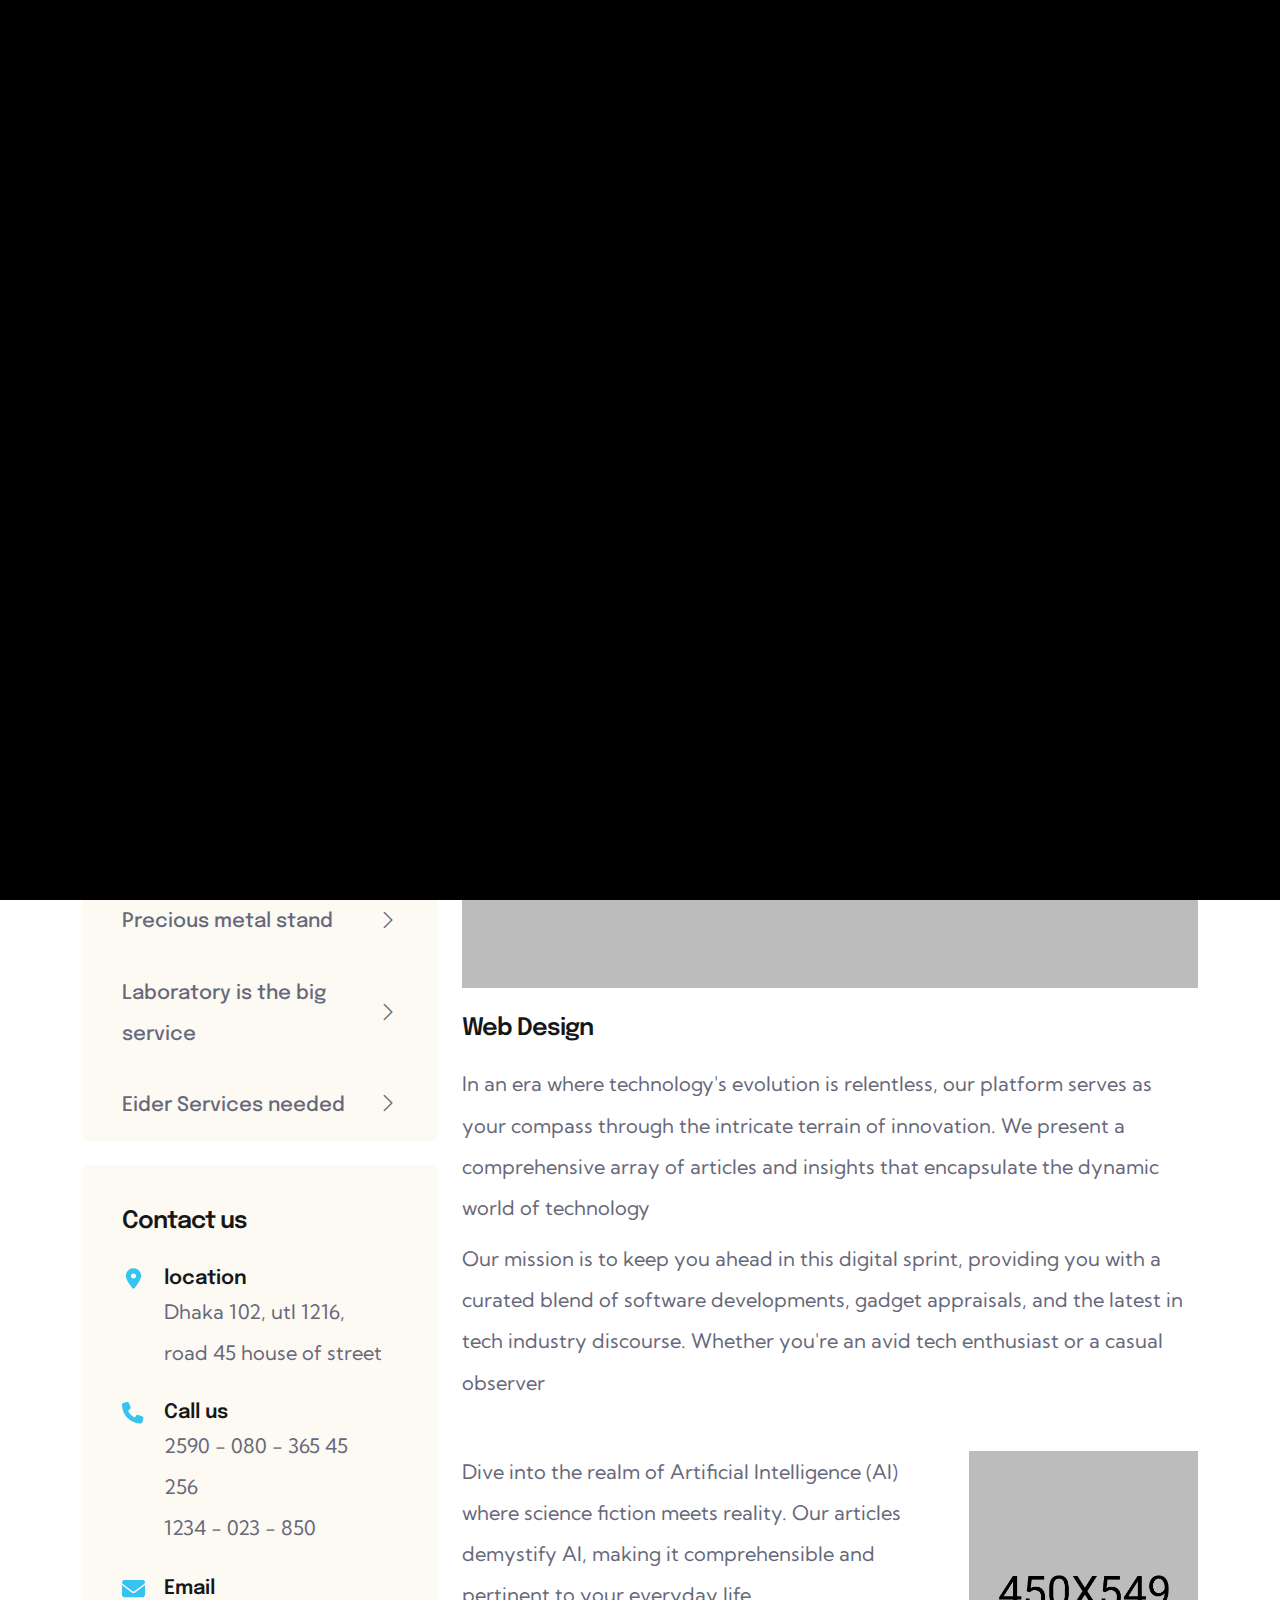
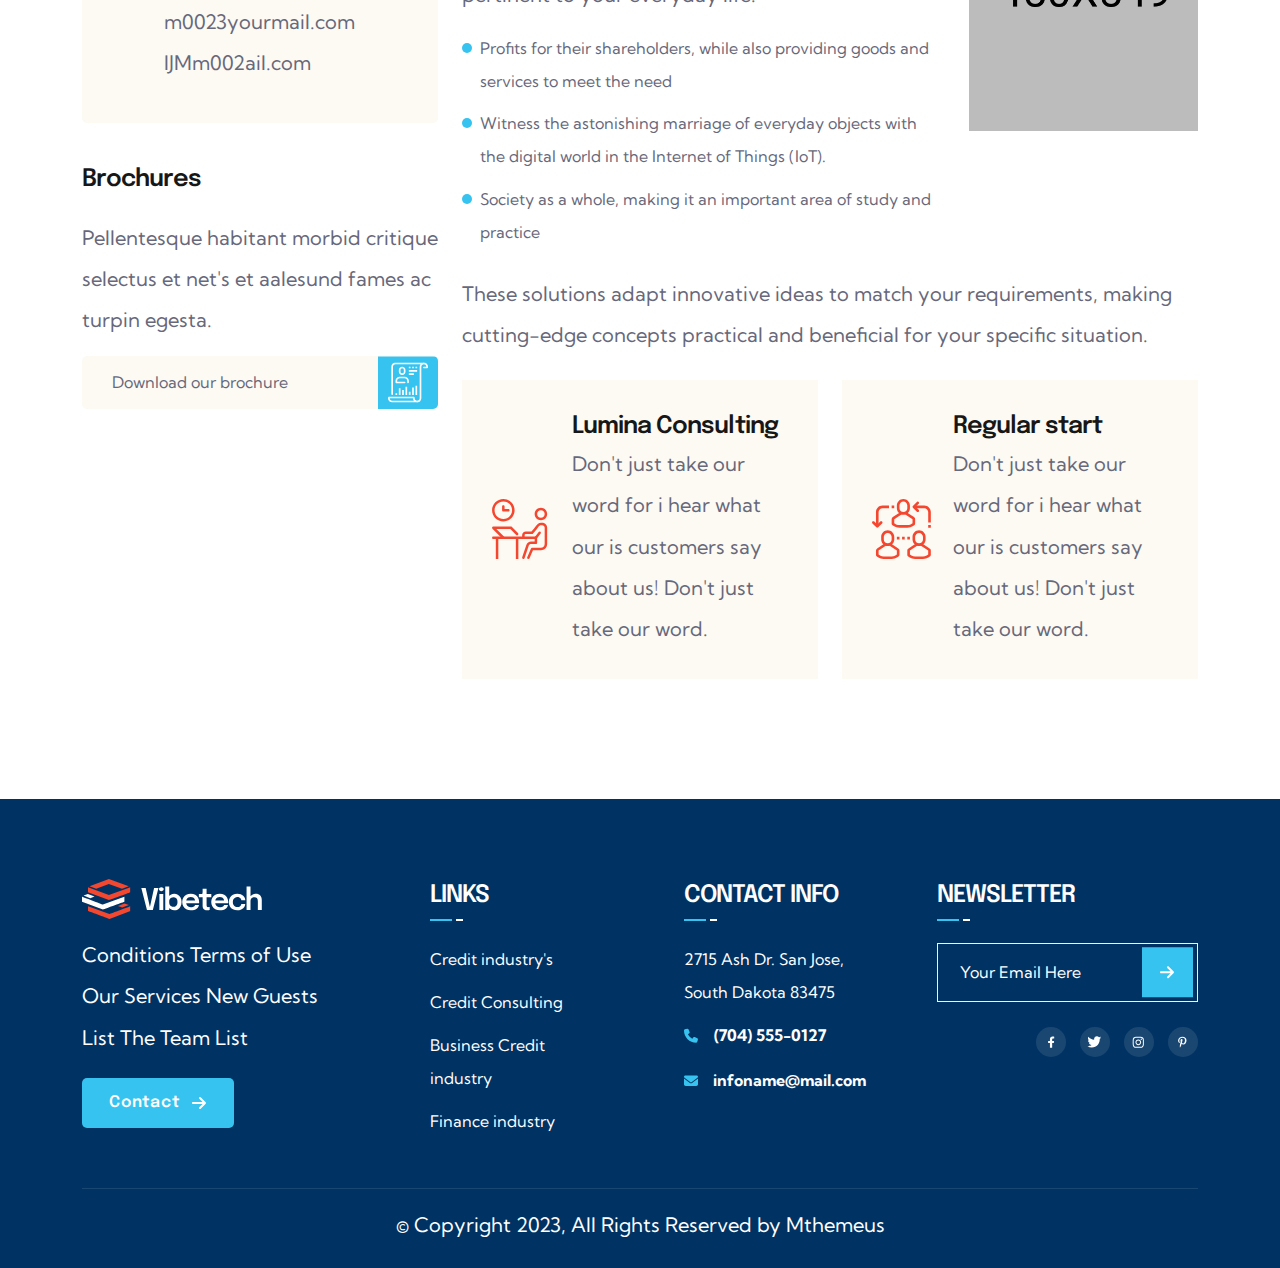
<file: service-details.html>
<!doctype html>
<html lang="en">

<head>
	<meta charset="UTF-8">
	<meta name="viewport" content="width=device-width, initial-scale=1.0, shrink-to-fit=no">
	<title>SinkAds MediaLtd</title>

	<link rel="icon" href="assets/images/fav.png" type="image/gif" sizes="20x20">

	<!-- Box Icon CSS -->
	<link rel="stylesheet" href="assets/css/boxicons.min.css">
	<!-- Bootstrap Icon CSS -->
	<link rel="stylesheet" href="assets/css/bootstrap-icons.css">
	<!-- Swiper Carousel CSS -->
	<link rel="stylesheet" href="assets/css/swiper-bundle.min.css">
	<!-- Magnific Popup CSS -->
	<link rel="stylesheet" href="assets/css/magnific-popup.css">
	<!-- Odometer CSS -->
	<link rel="stylesheet" href="assets/css/odometer.css">
	<!-- Bootstrap CSS -->
	<link rel="stylesheet" href="assets/css/bootstrap.min.css">
	<link rel="stylesheet" href="assets/css/meanmenu.min.css">


	<!-- Main CSS -->
	<link rel="stylesheet" href="assets/css/style.css">
	<!-- Responsive CSS -->
	<link rel="stylesheet" href="assets/css/responsive.css">


</head>

<body>

	<div class="cursor d-none d-lg-block"></div>

	<!-- Preloader -->

	<div id="preloader">
		<div class="loader_line"></div>
	</div>

	<!-- Preloader End -->

	<!-- back to to button start-->
	<a href="#" id="scroll-top" class="back-to-top-btn"><i class="bi bi-arrow-up"></i></a>
	<!-- back to to button end-->


	<div id="smooth-wrapper">

		<!-- Header area -->
		<header>

			<!-- Menu -->

			<div class="menu-area bg-color-black position-absolute">
				<div class="container">
					<div class="row align-items-center">
						<div class="col-lg-3 hamburger-menu position-relative">
							<div class="menu-logo-wrap">
								<a href="index.html"><img src="assets/images/logo-white.svg" alt=""></a>
							</div>
						</div>
						<div class="col-lg-9">
							<div class="nav-wrap d-flex justify-content-end align-items-center">
								<div class="mainmenu text-right">
									<ul>
										<li class=""><a href="javascript:void(0)">Home</a>
											<!-- <ul>
												<li><a href="index.html">Home Version 01</a></li>
												<li><a href="home-two.html">Home Version 02</a></li>
												<li><a href="home-three.html">Home Version 03</a></li>
											</ul> -->
										</li>
										<li><a href="about-us.html">About</a></li>
										<!-- <li class="has-child-menu"><a href="javascript:void(0)">Blog</a>
											<ul>
												<li><a href="blog-classic.html">Blog Classic</a></li>
												<li><a href="blog-details.html">Blog Details</a></li>
											</ul>
										</li> -->
										<li><a href="service-one.html">Service</a></li>
										<!-- <li class="has-child-menu"><a href="javascript:void(0)">Pages</a>
											<ul>
												<li class="has-child-menu"><a href="javascript:void(0)">Service</a>
													<ul>
														<li><a href="service-one.html">Service One</a></li>
														<li><a href="service-two.html">Service Two</a></li>
														<li><a href="service-three.html">Service Three</a></li>
														<li><a href="service-details.html">Service Details</a></li>
													</ul>
												</li>
												<li class="has-child-menu"><a href="javascript:void(0)">Project</a>
													<ul>
														<li><a href="project.html">Project</a></li>
														<li><a href="project-details.html">Project Details</a></li>
													</ul>
												</li>
												<li><a href="faq.html">FAQ</a></li>
												<li><a href="team-details.html">Team Details</a></li>
											</ul>
										</li> -->
										<li><a href="contact.html">Contact</a></li>
									</ul>
									<div class="menu-btn-wrap flex-shrink-0 d-lg-none pb-5">
										<a class="common-btn white-border ms-3 mt-4" href="contact.html">
											<span>
												Get a quote
												<svg width="15" height="14" viewBox="0 0 15 14" fill="none"
													xmlns="http://www.w3.org/2000/svg">
													<path
														d="M13.6875 7.71875L8.6875 12.7188C8.3125 13.125 7.65625 13.125 7.28125 12.7188C6.875 12.3438 6.875 11.6875 7.28125 11.3125L10.5625 8H1C0.4375 8 0 7.5625 0 7C0 6.46875 0.4375 6 1 6H10.5625L7.28125 2.71875C6.875 2.34375 6.875 1.6875 7.28125 1.3125C7.65625 0.90625 8.3125 0.90625 8.6875 1.3125L13.6875 6.3125C14.0938 6.6875 14.0938 7.34375 13.6875 7.71875Z"
														fill="currentColor" />
												</svg>
											</span>
										</a>
									</div>
								</div>
								<div class="menu-btn-wrap flex-shrink-0 d-none d-lg-block">
									<a class="common-btn white-border" href="contact.html">
										<span>
											Get a quote
											<svg width="15" height="14" viewBox="0 0 15 14" fill="none"
												xmlns="http://www.w3.org/2000/svg">
												<path
													d="M13.6875 7.71875L8.6875 12.7188C8.3125 13.125 7.65625 13.125 7.28125 12.7188C6.875 12.3438 6.875 11.6875 7.28125 11.3125L10.5625 8H1C0.4375 8 0 7.5625 0 7C0 6.46875 0.4375 6 1 6H10.5625L7.28125 2.71875C6.875 2.34375 6.875 1.6875 7.28125 1.3125C7.65625 0.90625 8.3125 0.90625 8.6875 1.3125L13.6875 6.3125C14.0938 6.6875 14.0938 7.34375 13.6875 7.71875Z"
													fill="currentColor" />
											</svg>

										</span>
									</a>
								</div>
							</div>
						</div>
					</div>
				</div>
			</div>

			<!-- Menu end -->

		</header>
		<!-- Header area End -->

		<div id="smooth-content">

            <!-- Breadcrumb -->

            <div class="breadcrumb-area bg-color-black position-relative z-index-one">
                <div class="container">
                    <div class="row">
                        <div class="col-lg-12">
                            <div class="breadcrumb-info text-center">
                                <h1>Service details</h1>
                                <p>
                                    <a href="index.html">Home</a>
                                    <svg width="9" height="13" viewBox="0 0 9 13" fill="none" xmlns="http://www.w3.org/2000/svg">
                                    <path d="M2 13C1.71875 13 1.46875 12.9062 1.28125 12.7188C0.875 12.3438 0.875 11.6875 1.28125 11.3125L5.5625 7L1.28125 2.71875C0.875 2.34375 0.875 1.6875 1.28125 1.3125C1.65625 0.90625 2.3125 0.90625 2.6875 1.3125L7.6875 6.3125C8.09375 6.6875 8.09375 7.34375 7.6875 7.71875L2.6875 12.7188C2.5 12.9062 2.25 13 2 13Z" fill="currentColor"/>
                                    </svg>
                                    Service details
                                </p>
                            </div>
                        </div>
                    </div>
                </div>
				<img class="position-absolute z-index-minus-one start-0 bottom-0" src="assets/images/shape/breadcrumb-sp.png" alt="">
            </div>

            <!-- Breadcrumb End -->


            <!-- Service -->

            <div class="service-details-area pt-120 pb-120">
                <div class="container">
                    <div class="row">
                        <div class="col-lg-4">
							<div class="sidebar-wrap sidebar-wrap-project">
                                <h2 class="sidebar-title">Get in touch</h2>
								<div class="single-sidebar bg-color-of-white border-0 p-0 overflow-hidden">
									<ul class="service-sidebar-list">
                                        <li>Regular start with the product <i class="bi bi-chevron-right"></i></li>
                                        <li>Stock market bering up <i class="bi bi-chevron-right"></i></li>
                                        <li>Regular start with the product <i class="bi bi-chevron-right"></i></li>
                                        <li>Precious metal stand <i class="bi bi-chevron-right"></i></li>
                                        <li>Laboratory is the big service <i class="bi bi-chevron-right"></i></li>
                                        <li>Eider Services needed <i class="bi bi-chevron-right"></i></li>
                                    </ul>
								</div>
								<div class="single-sidebar bg-color-of-white border-0">
									<h2 class="sidebar-title">Contact us</h2>
									<ul class="contact-address mt-2 d-inline-block">
										<li>
											<svg width="12" height="18" viewBox="0 0 12 18" fill="none" xmlns="http://www.w3.org/2000/svg">
												<path d="M6.71875 16.6172C6.34375 17.0859 5.625 17.0859 5.25 16.6172C3.65625 14.5859 0 9.74219 0 6.99219C0 3.67969 2.6875 0.992188 6 0.992188C9.3125 0.992188 12 3.67969 12 6.99219C12 9.74219 8.34375 14.5859 6.71875 16.6172ZM6 8.99219C7.09375 8.99219 8 8.11719 8 6.99219C8 5.89844 7.09375 4.99219 6 4.99219C4.875 4.99219 4 5.89844 4 6.99219C4 8.11719 4.875 8.99219 6 8.99219Z" fill="currentColor"></path>
											</svg>
											<div class="contact-info">
												<h3>location</h3>
												<p>Dhaka 102, utl 1216, road 45 house of street</p>
											</div>
										</li>
										<li>
											<svg width="15" height="15" viewBox="0 0 15 15" fill="none" xmlns="http://www.w3.org/2000/svg">
											<path d="M4.48438 1.3125L5.57812 3.9375C5.76953 4.375 5.66016 4.89453 5.27734 5.19531L3.9375 6.31641C4.83984 8.23047 6.39844 9.78906 8.3125 10.6914L9.43359 9.35156C9.73438 8.96875 10.2539 8.85938 10.6914 9.05078L13.3164 10.1445C13.8359 10.3359 14.082 10.9102 13.9453 11.4297L13.2891 13.8359C13.1523 14.3008 12.7422 14.6289 12.25 14.6289C5.46875 14.6289 0 9.16016 0 2.37891C0 1.88672 0.328125 1.47656 0.792969 1.33984L3.19922 0.683594C3.71875 0.546875 4.29297 0.792969 4.48438 1.3125Z" fill="currentColor"></path>
											</svg>
											<div class="contact-info">
												<h3>Call us</h3>
												<p><a href="tel:7045550127">2590 - 080 - 365 45 256</a></p>
												<p><a href="tel:7045550127">1234 - 023 - 850</a></p>
											</div>
										</li>
										<li>
											<svg width="14" height="11" viewBox="0 0 14 11" fill="none" xmlns="http://www.w3.org/2000/svg">
												<path d="M1.3125 0.378906H12.6875C13.3984 0.378906 14 0.980469 14 1.69141C14 2.12891 13.7812 2.51172 13.4531 2.75781L7.51953 7.21484C7.19141 7.46094 6.78125 7.46094 6.45312 7.21484L0.519531 2.75781C0.191406 2.51172 0 2.12891 0 1.69141C0 0.980469 0.574219 0.378906 1.3125 0.378906ZM0 3.44141L5.93359 7.92578C6.5625 8.39062 7.41016 8.39062 8.03906 7.92578L14 3.44141V9.12891C14 10.1133 13.207 10.8789 12.25 10.8789H1.75C0.765625 10.8789 0 10.1133 0 9.12891V3.44141Z" fill="currentColor"></path>
											</svg>
											<div class="contact-info">
												<h3>Email</h3>
												<p><a href="mailto:infoname@mail.com">m0023yourmail.com</a></p>
												<p><a href="mailto:infoname@mail.com">IJMm002ail.com</a></p>
											</div>
										</li>
									</ul>
								</div>
                                <h2 class="sidebar-title mt-3 d-inline-block">Brochures</h2>
                                <p>Pellentesque habitant morbid critique selectus et net's et aalesund fames ac turpin egesta.</p>
								<div class="single-sidebar border-0 p-0">
                                    <a class="download-info mt-3" href="assets/images/service/service-img-1.png" download>
                                        Download our brochure 
                                        <span>
                                            <svg width="40" height="40" viewBox="0 0 40 40" fill="none" xmlns="http://www.w3.org/2000/svg">
                                                <g clip-path="url(#clip0_3533_37062)">
                                                <path d="M29.1652 40C29.0557 40.0001 28.9473 39.9786 28.8462 39.9367C28.745 39.8949 28.6531 39.8335 28.5758 39.7561C28.4984 39.6786 28.437 39.5867 28.3952 39.4856C28.3534 39.3844 28.3319 39.276 28.332 39.1666C28.3319 39.0571 28.3534 38.9487 28.3952 38.8476C28.437 38.7465 28.4984 38.6546 28.5758 38.5772C28.6532 38.4998 28.7451 38.4385 28.8462 38.3966C28.9473 38.3548 29.0557 38.3333 29.1652 38.3334C29.8329 38.3334 30.4613 38.0725 30.9327 37.6007C31.4046 37.1292 31.6652 36.5009 31.6652 35.8334V4.16656C31.6652 3.25352 31.9578 2.38406 32.4977 1.66656H7.49859C6.8318 1.66656 6.20375 1.92656 5.73039 2.3993C5.25953 2.87172 4.99859 3.5 4.99859 4.16656V31.6666C4.99859 32.1273 4.62539 32.5 4.16516 32.5C3.70523 32.5 3.33203 32.1273 3.33203 31.6666V4.16656C3.33203 3.05508 3.76539 2.00836 4.5518 1.22008C5.34102 0.433359 6.38688 0 7.49859 0H35.832C36.2928 0 36.6652 0.373203 36.6652 0.833438C36.6652 1.29336 36.2928 1.66656 35.832 1.66656C35.1643 1.66656 34.5369 1.92656 34.0635 2.3993C33.5927 2.87078 33.332 3.49914 33.332 4.16656V35.8334C33.332 36.9458 32.8977 37.9926 32.111 38.7793C31.3244 39.5657 30.2778 40 29.1652 40Z" fill="currentColor"/>
                                                <path d="M29.1666 40H4.16656C1.86922 40 0 38.1308 0 35.8334V35C0 34.5392 0.373203 34.1666 0.833438 34.1666H25.8334C26.2942 34.1666 26.6666 34.5392 26.6666 35V35.8334C26.6666 37.2116 27.7884 38.3334 29.1666 38.3334C29.276 38.3333 29.3844 38.3548 29.4856 38.3966C29.5867 38.4384 29.6786 38.4998 29.7561 38.5772C29.8335 38.6545 29.8949 38.7464 29.9367 38.8476C29.9786 38.9487 30.0001 39.0571 30 39.1666C30.0001 39.276 29.9786 39.3844 29.9367 39.4856C29.8949 39.5868 29.8335 39.6787 29.7561 39.7561C29.6787 39.8335 29.5868 39.8949 29.4856 39.9367C29.3844 39.9786 29.276 40.0001 29.1666 40ZM1.66656 35.8334C1.66656 37.2116 2.78844 38.3334 4.16656 38.3334H25.835C25.2921 37.6131 24.999 36.7354 25 35.8334H1.66656ZM39.1666 5.83344H35.8334C35.3727 5.83344 35 5.45992 35 5C35 4.54008 35.3727 4.16656 35.8334 4.16656H38.3334C38.3334 2.78844 37.2116 1.66656 35.8334 1.66656C35.3727 1.66656 35 1.29336 35 0.833438C35 0.373281 35.3727 0 35.8334 0C38.1308 0 40 1.86922 40 4.16656V5C40 5.45992 39.6273 5.83344 39.1666 5.83344ZM14.1666 12.5C12.3282 12.5 10.8334 11.0049 10.8334 9.16656V7.5C10.8334 5.66164 12.3282 4.16656 14.1666 4.16656C16.0049 4.16656 17.5 5.66164 17.5 7.5V9.16656C17.5 11.0049 16.0049 12.5 14.1666 12.5ZM14.1666 5.83344C13.2473 5.83344 12.5 6.58078 12.5 7.5V9.16656C12.5 10.0858 13.2473 10.8334 14.1666 10.8334C15.0858 10.8334 15.8334 10.0858 15.8334 9.16656V7.5C15.8334 6.58078 15.0858 5.83344 14.1666 5.83344ZM20 20.8334C19.5401 20.8334 19.1666 20.4599 19.1666 20V18.3334C19.1666 17.6657 18.9066 17.0383 18.4341 16.5659C17.9627 16.0934 17.3343 15.8334 16.6666 15.8334H11.6666C10.9991 15.8334 10.3717 16.0934 9.8993 16.5659C9.42664 17.0383 9.16656 17.6657 9.16656 18.3334V19.1666H16.6666C17.1267 19.1666 17.5 19.5401 17.5 20C17.5 20.4599 17.1268 20.8334 16.6666 20.8334H8.33344C7.87328 20.8334 7.5 20.4599 7.5 20V18.3334C7.5 17.2217 7.93336 16.1749 8.72008 15.3876C9.50836 14.5999 10.5551 14.1666 11.6666 14.1666H16.6666C17.7802 14.1666 18.8257 14.6009 19.6134 15.3876C20.4001 16.1749 20.8334 17.2216 20.8334 18.3334V20C20.8334 20.4599 20.4599 20.8334 20 20.8334ZM7.5 30.8334H9.16656V32.5H7.5V30.8334ZM10.8334 25.8334H12.5V32.5H10.8334V25.8334ZM14.1666 27.5H15.8334V32.5H14.1666V27.5ZM17.5 24.1666H19.1666V32.5H17.5V24.1666ZM20.8334 29.1666H22.5V32.5H20.8334V29.1666ZM24.1666 25H25.8334V32.5H24.1666V25ZM27.5 23.3334H29.1666V32.5H27.5V23.3334ZM27.5 4.16656H29.1666V5.83344H27.5V4.16656ZM24.1666 4.16656H25.8334V5.83344H24.1666V4.16656ZM20.8334 4.16656H22.5V5.83344H20.8334V4.16656ZM20.8334 7.5H29.1666V9.16656H20.8334V7.5ZM20.8334 10.8334H25.8334V12.5H20.8334V10.8334Z" fill="currentColor"/>
                                                </g>
                                                <defs>
                                                <clipPath id="clip0_3533_37062">
                                                <rect width="40" height="40" fill="currentColor"/>
                                                </clipPath>
                                                </defs>
                                            </svg> 
                                        </span>
                                    </a>
								</div>
							</div>
                        </div>
                        <div class="col-lg-8 mobt-35">
							<div class="details-info-wrap">
                                <img class="project-thumb-img w-100" src="assets/images/project/details-project-1.png" alt="">
								<h2 class="details-info-title mt-4 mb-2 d-inline-block">Web Design</h2>
								<p class="details-info-text">In an era where technology's evolution is relentless, our platform serves as your compass through the intricate terrain of innovation. We present a comprehensive array of articles and insights that encapsulate the dynamic world of technology</p>
								<p class="details-info-text">Our mission is to keep you ahead in this digital sprint, providing you with a curated blend of software developments, gadget appraisals, and the latest in tech industry discourse. Whether you're an avid tech enthusiast or a casual observer</p>
								<div class="row mt-5">
									<div class="col-md-8">
								    <p class="details-info-text mt-0">Dive into the realm of Artificial Intelligence (AI) where science fiction meets reality. Our articles demystify AI, making it comprehensible and pertinent to your everyday life. </p>
                                    <ul class="details-list details-list-project mt-3">
                                        <li>Profits for their shareholders, while also providing goods and services to meet the need</li>
                                        <li>Witness the astonishing marriage of everyday objects with the digital world in the Internet of Things (IoT).</li>
                                        <li>Society as a whole, making it an important area of study and practice</li>
                                    </ul>
									</div>
									<div class="col-md-4 mt-4 mt-md-0">
										<img class="w-100" src="assets/images/project/details-project-2.png" alt="">
									</div>
								</div>
								<p class="details-info-text mt-4">These solutions adapt innovative ideas to match your requirements, making cutting-edge concepts practical and beneficial for your specific situation.</p>
                                <div class="row mt-4">
                                    <div class="col-md-6">
                                        <div class="listing-box details-service-listing-box">
                                            <div class="single-listing-box align-items-center bg-color-of-white ">
                                                <svg class="flex-shrink-0" width="60" height="60" viewBox="0 0 60 60" fill="none" xmlns="http://www.w3.org/2000/svg">
                                                    <path d="M48.9039 21.2497C45.4507 21.2497 42.6413 18.4459 42.6413 14.9998C42.6413 11.5538 45.4507 8.75 48.9039 8.75C52.3566 8.75 55.166 11.5538 55.166 14.9998C55.166 18.4459 52.3566 21.2497 48.9039 21.2497ZM48.9039 11.2498C46.8321 11.2498 45.1465 12.9321 45.1465 14.9998C45.1465 17.0676 46.8321 18.7498 48.9039 18.7498C50.9751 18.7498 52.6612 17.0676 52.6612 14.9998C52.6612 12.9321 50.9751 11.2498 48.9039 11.2498ZM36.3793 59.9998C36.2137 59.9998 36.0458 59.9687 35.8858 59.8987C35.2496 59.6264 34.9551 58.8911 35.228 58.2571L38.9853 49.5075C39.0818 49.2825 39.2423 49.0908 39.447 48.9561C39.6516 48.8214 39.8914 48.7497 40.1366 48.7498H48.9039C50.9751 48.7498 52.6612 47.0676 52.6612 44.9998V28.7497C52.6612 27.3709 51.5375 26.2498 50.156 26.2498H48.9039C48.0247 26.2498 47.2242 26.8299 46.146 28.2549C44.936 29.8497 41.2636 34.35 41.1085 34.5399C40.9907 34.6836 40.8424 34.7994 40.6744 34.879C40.5063 34.9586 40.3226 34.9999 40.1366 35H33.8745C33.1829 35 32.6219 35.5598 32.6219 36.2497V38.75C32.6219 39.4412 32.0618 39.9997 31.3693 39.9997C31.2048 39.9999 31.0419 39.9676 30.89 39.9049C30.738 39.8422 30.5999 39.7501 30.4835 39.634C30.3672 39.518 30.275 39.3801 30.2122 39.2284C30.1493 39.0767 30.117 38.9142 30.1172 38.75V36.2497C30.1172 34.1825 31.8027 32.4997 33.8745 32.4997H39.5404C40.5274 31.2862 43.1876 28.0122 44.1466 26.746C45.2053 25.3512 46.7004 23.75 48.9039 23.75H50.156C52.919 23.75 55.166 25.9921 55.166 28.7497V44.9998C55.166 48.4459 52.3566 51.2497 48.9039 51.2497H40.9618L37.5301 59.2422C37.3273 59.716 36.865 59.9998 36.3793 59.9998Z" fill="#F44730"/>
                                                    <path d="M31.369 60C31.2386 60 31.1048 59.9789 30.9732 59.935C30.3182 59.7176 29.9627 59.0099 30.182 58.3539L34.3347 45.9173C35.0149 43.8748 36.9261 42.5002 39.0868 42.5002H42.641V38.7502C42.6409 38.5859 42.6732 38.4233 42.7361 38.2716C42.799 38.1199 42.8913 37.982 43.0076 37.8659C43.1239 37.7498 43.2621 37.6577 43.4141 37.5949C43.5661 37.5321 43.7291 37.4999 43.8936 37.5C44.0581 37.4999 44.2211 37.5321 44.3731 37.5949C44.5251 37.6577 44.6633 37.7498 44.7796 37.8659C44.8959 37.982 44.9882 38.1199 45.0511 38.2716C45.114 38.4233 45.1463 38.5859 45.1462 38.7502V43.7498C45.1463 43.9141 45.114 44.0767 45.0511 44.2284C44.9882 44.3801 44.8959 44.518 44.7796 44.6341C44.6633 44.7502 44.5251 44.8423 44.3731 44.9051C44.2211 44.9679 44.0581 45.0001 43.8936 45H39.0868C38.0071 45 37.0514 45.6861 36.7119 46.7074L32.5578 59.1449C32.4744 59.3938 32.3148 59.6102 32.1015 59.7637C31.8882 59.9171 31.6319 59.9998 31.369 60Z" fill="#F44730"/>
                                                    <path d="M43.8931 39.9996C43.6224 40 43.359 39.9122 43.1428 39.7497C42.5892 39.3359 42.4768 38.5521 42.8924 38.001L46.6497 33.0009C47.0643 32.4484 47.8509 32.3371 48.4023 32.751C48.9553 33.1647 49.0681 33.9484 48.6526 34.4996L44.8953 39.4997C44.6508 39.8275 44.2753 39.9996 43.8931 39.9996ZM23.8552 38.75H26.3604V59.9998H23.8552V38.75ZM3.81641 38.75H6.32114V59.9998H3.81641V38.75Z" fill="#F44730"/>
                                                    <path d="M43.8941 39.9998H1.31073C0.619494 39.9998 0.0585938 39.4413 0.0585938 38.7502C0.0585938 38.059 0.619377 37.5 1.31073 37.5H43.8941C44.0586 37.4999 44.2215 37.5321 44.3736 37.5949C44.5256 37.6577 44.6637 37.7498 44.7801 37.8659C44.8964 37.982 44.9887 38.1199 45.0516 38.2716C45.1145 38.4233 45.1468 38.5859 45.1467 38.7502C45.1467 39.4413 44.5866 39.9998 43.8941 39.9998ZM11.3306 22.5C5.11574 22.5 0.0585938 17.4527 0.0585938 11.25C0.0585938 5.04727 5.11574 0 11.3306 0C17.545 0 22.6026 5.04727 22.6026 11.25C22.6026 17.4527 17.545 22.5 11.3306 22.5ZM11.3306 2.49984C6.49585 2.49984 2.56333 6.42516 2.56333 11.25C2.56333 16.0748 6.49585 20.0002 11.3306 20.0002C16.1649 20.0002 20.0974 16.0748 20.0974 11.25C20.0974 6.42516 16.1649 2.49984 11.3306 2.49984Z" fill="#F44730"/>
                                                    <path d="M16.3404 12.5003H11.3309C10.6393 12.5003 10.0783 11.94 10.0783 11.2502V7.50016C10.0783 6.81027 10.6392 6.25 11.3309 6.25C12.0221 6.25 12.583 6.81027 12.583 7.50016V10H16.3404C17.032 10 17.593 10.5603 17.593 11.2502C17.593 11.94 17.0321 12.5003 16.3404 12.5003ZM11.3309 40C11.1664 40.0003 11.0034 39.9681 10.8514 39.9052C10.6994 39.8424 10.5614 39.7501 10.4452 39.6338L0.425826 29.6339C0.250532 29.4591 0.13113 29.2363 0.0827248 28.9937C0.0343195 28.7512 0.059085 28.4997 0.153889 28.2712C0.249019 28.0431 0.409656 27.8481 0.615569 27.711C0.821482 27.5738 1.06346 27.5005 1.31103 27.5003H18.8456C19.01 27.5001 19.1729 27.5324 19.3248 27.5953C19.4767 27.6581 19.6147 27.7503 19.7308 27.8665L25.9929 34.1164C26.1093 34.2323 26.2017 34.3701 26.2648 34.5217C26.3278 34.6733 26.3602 34.8359 26.3602 35.0001C26.3602 35.1643 26.3278 35.3268 26.2648 35.4785C26.2017 35.6301 26.1093 35.7678 25.9929 35.8838C25.8767 36 25.7387 36.0922 25.5867 36.1551C25.4348 36.2181 25.2719 36.2504 25.1074 36.2504C24.9429 36.2504 24.7801 36.2181 24.6281 36.1551C24.4762 36.0922 24.3382 36 24.222 35.8838L18.3268 30.0002H4.33452L12.2161 37.8664C12.3326 37.9823 12.425 38.1201 12.488 38.2717C12.551 38.4233 12.5835 38.5859 12.5835 38.7501C12.5835 38.9142 12.551 39.0768 12.488 39.2285C12.425 39.3801 12.3326 39.5178 12.2161 39.6338C12.1 39.7501 11.9621 39.8423 11.8101 39.9052C11.6582 39.968 11.4954 40.0002 11.3309 40Z" fill="#F44730"/>
                                                </svg>
                                                <div class="listing-box-info">
                                                    <h2>Lumina Consulting</h2>
                                                    <p>Don't just take our word for i hear what our is customers say about us! Don't just take our word.</p>
                                                </div>
                                            </div>
                                        </div>
                                    </div>
                                    <div class="col-md-6 mt-3 mt-md-0">
                                        <div class="listing-box details-service-listing-box">
                                            <div class="single-listing-box align-items-center bg-color-of-white ">
                                                <svg class="flex-shrink-0" width="61" height="60" viewBox="0 0 61 60" fill="none" xmlns="http://www.w3.org/2000/svg">
                                                    <g clip-path="url(#clip0_3533_37022)">
                                                    <path d="M31.3898 15.6522C27.7891 15.6522 24.8594 12.7264 24.8594 9.13059V6.52157C24.8594 2.92573 27.7891 0 31.3898 0C34.9906 0 37.9203 2.92573 37.9203 6.52157V9.13059C37.9203 12.7264 34.9906 15.6522 31.3898 15.6522ZM31.3898 2.60853C29.2292 2.60853 27.4715 4.36451 27.4715 6.52157V9.13059C27.4715 11.2877 29.2292 13.0436 31.3898 13.0436C33.5503 13.0436 35.3082 11.2877 35.3082 9.13059V6.52157C35.3082 4.36451 33.5503 2.60853 31.3898 2.60853Z" fill="#F44730"/>
                                                    <path d="M35.3121 28.6961H27.4706C23.0624 28.6946 20.1404 25.8277 20.019 25.705C19.8976 25.584 19.8013 25.4403 19.7356 25.2821C19.6699 25.1239 19.6362 24.9543 19.6363 24.7831V20.2634C19.6363 19.3883 20.071 18.5767 20.8001 18.0929L27.4731 13.6501V13.0439H30.0851V14.348C30.0851 14.7837 29.8671 15.1905 29.504 15.4332L22.2484 20.2634V24.1869C23.0323 24.8051 24.9576 26.0871 27.4716 26.0871H35.3121C37.8501 26.0871 39.7571 24.8117 40.5344 24.1907V20.2634L33.2788 15.4332C33.1001 15.3139 32.9536 15.1525 32.8523 14.9632C32.7509 14.7739 32.6978 14.5626 32.6977 14.348V13.0439H35.3098V13.6501L41.9828 18.0929C42.7117 18.5796 43.1465 19.3907 43.1465 20.2634V24.7831C43.1465 25.1284 43.0093 25.4614 42.7639 25.705C42.6409 25.8277 39.7203 28.6948 35.3121 28.6961ZM15.7179 46.9568C12.1172 46.9568 9.1875 44.0311 9.1875 40.4352V37.8262C9.1875 34.2304 12.1172 31.3046 15.7179 31.3046C19.3187 31.3046 22.2484 34.2304 22.2484 37.8262V40.4352C22.2484 44.0311 19.3187 46.9568 15.7179 46.9568ZM15.7179 33.9132C13.5573 33.9132 11.7996 35.6691 11.7996 37.8262V40.4352C11.7996 42.5923 13.5573 44.3483 15.7179 44.3483C17.8784 44.3483 19.6363 42.5923 19.6363 40.4352V37.8262C19.6363 35.6691 17.8784 33.9132 15.7179 33.9132Z" fill="#F44730"/>
                                                    <path d="M19.6367 60.0005H11.7952C7.38706 59.999 4.46506 57.1321 4.34359 57.0093C4.22208 56.8885 4.12571 56.7448 4.06004 56.5866C3.99437 56.4283 3.96069 56.2587 3.96094 56.0874V51.5678C3.96094 50.6912 4.39563 49.8797 5.12616 49.3958L11.7977 44.9545V44.3483H14.4098V45.6523C14.4098 46.088 14.1917 46.4949 13.8286 46.7376L6.57302 51.5678V55.4913C7.35694 56.1095 9.2822 57.3905 11.7962 57.3915H19.6367C22.1747 57.3905 24.0818 56.1147 24.8591 55.4966V51.5678L17.6035 46.7376C17.4248 46.6183 17.2783 46.4569 17.1769 46.2676C17.0755 46.0783 17.0224 45.867 17.0223 45.6523V44.3483H19.6344V44.9545L26.3089 49.3972C26.6669 49.6352 26.9603 49.9579 27.1631 50.3366C27.3659 50.7154 27.4718 51.1383 27.4711 51.5678V56.0874C27.4711 56.4342 27.3339 56.7657 27.0885 57.0093C26.967 57.1321 24.044 59.9991 19.6367 60.0005ZM47.063 46.9569C43.4622 46.9569 40.5325 44.0311 40.5325 40.4353V37.8263C40.5325 34.2304 43.4622 31.3047 47.063 31.3047C50.6637 31.3047 53.5934 34.2304 53.5934 37.8263V40.4353C53.5934 44.0311 50.6637 46.9569 47.063 46.9569ZM47.063 33.9132C44.9024 33.9132 43.1446 35.6692 43.1446 37.8263V40.4353C43.1446 42.5923 44.9024 44.3483 47.063 44.3483C49.2235 44.3483 50.9813 42.5923 50.9813 40.4353V37.8263C50.9813 35.6692 49.2235 33.9132 47.063 33.9132Z" fill="#F44730"/>
                                                    <path d="M50.984 60H43.1425C38.7343 59.9986 35.8138 57.1317 35.6908 57.0089C35.5693 56.888 35.473 56.7443 35.4073 56.5861C35.3416 56.4279 35.3079 56.2583 35.3082 56.087V51.5673C35.3074 51.1371 35.4136 50.7135 35.6172 50.3344C35.8208 49.9553 36.1155 49.6326 36.4748 49.3953L43.1449 44.954V44.3479H45.757V45.6519C45.757 46.0876 45.5389 46.4944 45.1759 46.7372L37.9203 51.5673V55.4909C38.7042 56.1104 40.6295 57.39 43.1425 57.391H50.9841C53.522 57.39 55.429 56.1143 56.2063 55.4961V51.5673L48.9507 46.7372C48.772 46.6179 48.6255 46.4564 48.5241 46.2672C48.4228 46.0779 48.3697 45.8666 48.3696 45.6519V44.3479H50.9817V44.954L57.6546 49.3968C58.0129 49.6346 58.3067 49.9572 58.5097 50.336C58.7128 50.7147 58.8188 51.1377 58.8184 51.5673V56.087C58.8184 56.4338 58.6811 56.7653 58.4357 57.0089C58.3128 57.1317 55.3922 59.9987 50.984 60ZM35.3082 37.8258H37.9203V40.4348H35.3082V37.8258ZM30.0835 37.8258H32.6961V40.4348H30.0835V37.8258ZM24.8594 37.8258H27.4715V40.4348H24.8594V37.8258ZM58.8184 23.4782H56.2063V13.0435C56.2063 10.8859 54.4479 9.1305 52.2879 9.1305H41.8386V6.52148H52.2879C55.8887 6.52148 58.8184 9.44722 58.8184 13.0435V23.4782ZM56.2063 26.0867H58.8184V28.6957H56.2063V26.0867Z" fill="#F44730"/>
                                                    <path d="M45.7567 13.0437C45.4224 13.0437 45.088 12.9156 44.8334 12.6615L40.9151 8.7485C40.7936 8.62746 40.6973 8.48368 40.6315 8.32541C40.5658 8.16714 40.532 7.99747 40.532 7.82612C40.532 7.65477 40.5658 7.48511 40.6315 7.32683C40.6973 7.16856 40.7936 7.02479 40.9151 6.90374L44.8334 2.9907C44.9546 2.86951 45.0986 2.77336 45.257 2.70776C45.4155 2.64216 45.5853 2.6084 45.7569 2.6084C45.9284 2.6084 46.0983 2.64216 46.2567 2.70776C46.4152 2.77336 46.5591 2.86951 46.6803 2.9907C46.8018 3.11175 46.8981 3.25552 46.9639 3.41379C47.0296 3.57207 47.0634 3.74173 47.0634 3.91308C47.0634 4.08443 47.0296 4.25409 46.9639 4.41237C46.8981 4.57064 46.8018 4.71441 46.6803 4.83546L43.6856 7.82612L46.6803 10.8168C46.8018 10.9378 46.8981 11.0816 46.9639 11.2399C47.0296 11.3981 47.0634 11.5678 47.0634 11.7392C47.0634 11.9105 47.0296 12.0802 46.9639 12.2385C46.8981 12.3967 46.8018 12.5405 46.6803 12.6615C46.5591 12.7828 46.4151 12.8789 46.2566 12.9445C46.0981 13.0101 45.9282 13.0438 45.7567 13.0437ZM6.57302 27.3913H3.96094V13.0437C3.96094 9.44734 6.89065 6.52161 10.4914 6.52161H17.0223V9.13063H10.4914C8.33139 9.13063 6.57302 10.886 6.57302 13.0437V27.3913ZM19.6344 6.52161H22.2465V9.13063H19.6344V6.52161Z" fill="#F44730"/>
                                                    <path d="M5.26808 28.696C4.93379 28.696 4.59938 28.568 4.34445 28.3139L0.426079 24.4008C0.304634 24.2798 0.208284 24.136 0.142546 23.9777C0.0768066 23.8195 0.0429687 23.6498 0.0429688 23.4784C0.0429687 23.3071 0.0768066 23.1374 0.142546 22.9792C0.208284 22.8209 0.304634 22.6771 0.426079 22.5561C0.547294 22.4349 0.691237 22.3388 0.849679 22.2732C1.00812 22.2076 1.17795 22.1738 1.34947 22.1738C1.52098 22.1738 1.69081 22.2076 1.84925 22.2732C2.0077 22.3388 2.15164 22.4349 2.27285 22.5561L5.26796 25.5472L8.26281 22.5561C8.38403 22.4349 8.52797 22.3388 8.68641 22.2732C8.84485 22.2076 9.01469 22.1738 9.1862 22.1738C9.35772 22.1738 9.52755 22.2076 9.68599 22.2732C9.84443 22.3388 9.98837 22.4349 10.1096 22.5561C10.231 22.6771 10.3274 22.8209 10.3931 22.9792C10.4589 23.1374 10.4927 23.3071 10.4927 23.4784C10.4927 23.6498 10.4589 23.8195 10.3931 23.9777C10.3274 24.136 10.231 24.2798 10.1096 24.4008L6.19122 28.3139C6.0701 28.4351 5.92619 28.5313 5.76775 28.5969C5.60931 28.6625 5.43946 28.6961 5.26796 28.696H5.26808Z" fill="#F44730"/>
                                                    </g>
                                                    <defs>
                                                    <clipPath id="clip0_3533_37022">
                                                    <rect width="60" height="60" fill="white" transform="translate(0.00390625)"/>
                                                    </clipPath>
                                                    </defs>
                                                </svg> 
                                                <div class="listing-box-info">
                                                    <h2>Regular start</h2>
                                                    <p>Don't just take our word for i hear what our is customers say about us! Don't just take our word.</p>
                                                </div>
                                            </div>
                                        </div>
                                    </div>
                                </div>
							</div>
                        </div>
                    </div>
                </div>
            </div>

            <!-- Service End -->


			<!-- Footer -->

			<section class="footer-area bg-color-black">
				<div class="container">
					<div class="row justify-content-between">
						<div class="col-xl-3 col-lg-3 col-sm-12">
							<div class="footer-widget footer-black">
								<div class="footer-desc-wrap">
									<a href="index.html"><img src="assets/images/logo-2.svg" alt=""></a>
									<p class="footer-desc">Conditions Terms of Use Our Services New Guests List The Team
										List</p>
									<div class="footer-btn-wrap">
										<a class="common-btn" href="contact.html">
											<span>
												Contact
												<svg width="15" height="14" viewBox="0 0 15 14" fill="none"
													xmlns="http://www.w3.org/2000/svg">
													<path
														d="M13.6875 7.71875L8.6875 12.7188C8.3125 13.125 7.65625 13.125 7.28125 12.7188C6.875 12.3438 6.875 11.6875 7.28125 11.3125L10.5625 8H1C0.4375 8 0 7.5625 0 7C0 6.46875 0.4375 6 1 6H10.5625L7.28125 2.71875C6.875 2.34375 6.875 1.6875 7.28125 1.3125C7.65625 0.90625 8.3125 0.90625 8.6875 1.3125L13.6875 6.3125C14.0938 6.6875 14.0938 7.34375 13.6875 7.71875Z"
														fill="currentColor">
													</path>
												</svg>
											</span>
										</a>
									</div>
								</div>
							</div>
						</div>
						<div class="col-xl-2 col-lg-3 col-sm-6">
							<div class="footer-widget footer-black">
								<h2 class="footer-title">Links</h2>
								<ul class="footer-list">
									<li><a href="#">Credit industry's</a></li>
									<li><a href="#">Credit Consulting</a></li>
									<li><a href="#">Business Credit industry</a></li>
									<li><a href="#">Finance industry</a></li>
								</ul>
							</div>
						</div>
						<div class="col-xl-2 col-lg-3 col-sm-6">
							<div class="footer-widget footer-black">
								<h2 class="footer-title">CONTACT INFO</h2>
								<ul class="footer-list footer-address">
									<li>2715 Ash Dr. San Jose, South Dakota 83475</li>
									<li>
										<a href="tel:7045550127">
											<svg width="15" height="15" viewBox="0 0 15 15" fill="none"
												xmlns="http://www.w3.org/2000/svg">
												<path
													d="M4.48438 1.3125L5.57812 3.9375C5.76953 4.375 5.66016 4.89453 5.27734 5.19531L3.9375 6.31641C4.83984 8.23047 6.39844 9.78906 8.3125 10.6914L9.43359 9.35156C9.73438 8.96875 10.2539 8.85938 10.6914 9.05078L13.3164 10.1445C13.8359 10.3359 14.082 10.9102 13.9453 11.4297L13.2891 13.8359C13.1523 14.3008 12.7422 14.6289 12.25 14.6289C5.46875 14.6289 0 9.16016 0 2.37891C0 1.88672 0.328125 1.47656 0.792969 1.33984L3.19922 0.683594C3.71875 0.546875 4.29297 0.792969 4.48438 1.3125Z"
													fill="currentColor" />
											</svg>
											<b>(704) 555-0127</b>
										</a>
									</li>
									<li>
										<a href="mailto:infoname@mail.com">
											<svg width="14" height="11" viewBox="0 0 14 11" fill="none"
												xmlns="http://www.w3.org/2000/svg">
												<path
													d="M1.3125 0.378906H12.6875C13.3984 0.378906 14 0.980469 14 1.69141C14 2.12891 13.7812 2.51172 13.4531 2.75781L7.51953 7.21484C7.19141 7.46094 6.78125 7.46094 6.45312 7.21484L0.519531 2.75781C0.191406 2.51172 0 2.12891 0 1.69141C0 0.980469 0.574219 0.378906 1.3125 0.378906ZM0 3.44141L5.93359 7.92578C6.5625 8.39062 7.41016 8.39062 8.03906 7.92578L14 3.44141V9.12891C14 10.1133 13.207 10.8789 12.25 10.8789H1.75C0.765625 10.8789 0 10.1133 0 9.12891V3.44141Z"
													fill="currentColor" />
											</svg>
											<b>infoname@mail.com</b>
										</a>
									</li>
								</ul>
							</div>
						</div>
						<div class="col-xl-3 col-lg-3 col-sm-12">
							<div class="footer-widget footer-black">
								<h2 class="footer-title">NEWSLETTER</h2>
								<div class="subscribe-form position-relative">
									<input type="text"  placeholder="Your Email Here">
									<button class="subscribe-form-icon" type="submit">
										<svg width="15" height="14" viewBox="0 0 15 14" fill="none"
											xmlns="http://www.w3.org/2000/svg">
											<path
												d="M13.6875 7.71875L8.6875 12.7188C8.3125 13.125 7.65625 13.125 7.28125 12.7188C6.875 12.3438 6.875 11.6875 7.28125 11.3125L10.5625 8H1C0.4375 8 0 7.5625 0 7C0 6.46875 0.4375 6 1 6H10.5625L7.28125 2.71875C6.875 2.34375 6.875 1.6875 7.28125 1.3125C7.65625 0.90625 8.3125 0.90625 8.6875 1.3125L13.6875 6.3125C14.0938 6.6875 14.0938 7.34375 13.6875 7.71875Z"
												fill="currentColor">
											</path>
										</svg>
									</button>
								</div>
								<ul class="site-social mt-4 text-lg-end">
									<li>
										<a href="#">
											<svg width="10" height="17" viewBox="0 0 10 17" fill="none"
												xmlns="http://www.w3.org/2000/svg">
												<path
													d="M8.97656 9.81641H6.63281V16.8164H3.50781V9.81641H0.945312V6.94141H3.50781V4.72266C3.50781 2.22266 5.00781 0.816406 7.28906 0.816406C8.38281 0.816406 9.53906 1.03516 9.53906 1.03516V3.50391H8.25781C7.00781 3.50391 6.63281 4.25391 6.63281 5.06641V6.94141H9.41406L8.97656 9.81641Z"
													fill="currentColor" />
											</svg>
										</a>
									</li>
									<li>
										<a href="#">
											<svg width="17" height="14" viewBox="0 0 17 14" fill="none"
												xmlns="http://www.w3.org/2000/svg">
												<path
													d="M14.6016 3.56641C14.6016 3.72266 14.6016 3.84766 14.6016 4.00391C14.6016 8.34766 11.3203 13.3164 5.28906 13.3164C3.41406 13.3164 1.69531 12.7852 0.257812 11.8477C0.507812 11.8789 0.757812 11.9102 1.03906 11.9102C2.57031 11.9102 3.97656 11.3789 5.10156 10.5039C3.66406 10.4727 2.44531 9.53516 2.03906 8.22266C2.25781 8.25391 2.44531 8.28516 2.66406 8.28516C2.94531 8.28516 3.25781 8.22266 3.50781 8.16016C2.00781 7.84766 0.882812 6.53516 0.882812 4.94141V4.91016C1.32031 5.16016 1.85156 5.28516 2.38281 5.31641C1.47656 4.72266 0.914062 3.72266 0.914062 2.59766C0.914062 1.97266 1.07031 1.41016 1.35156 0.941406C2.97656 2.91016 5.41406 4.22266 8.13281 4.37891C8.07031 4.12891 8.03906 3.87891 8.03906 3.62891C8.03906 1.81641 9.50781 0.347656 11.3203 0.347656C12.2578 0.347656 13.1016 0.722656 13.7266 1.37891C14.4453 1.22266 15.1641 0.941406 15.7891 0.566406C15.5391 1.34766 15.0391 1.97266 14.3516 2.37891C15.0078 2.31641 15.6641 2.12891 16.2266 1.87891C15.7891 2.53516 15.2266 3.09766 14.6016 3.56641Z"
													fill="currentColor" />
											</svg>
										</a>
									</li>
									<li>
										<a href="#">
											<svg width="15" height="15" viewBox="0 0 15 15" fill="none"
												xmlns="http://www.w3.org/2000/svg">
												<path
													d="M7.25781 4.22266C9.22656 4.22266 10.8516 5.84766 10.8516 7.81641C10.8516 9.81641 9.22656 11.4102 7.25781 11.4102C5.25781 11.4102 3.66406 9.81641 3.66406 7.81641C3.66406 5.84766 5.25781 4.22266 7.25781 4.22266ZM7.25781 10.1602C8.53906 10.1602 9.57031 9.12891 9.57031 7.81641C9.57031 6.53516 8.53906 5.50391 7.25781 5.50391C5.94531 5.50391 4.91406 6.53516 4.91406 7.81641C4.91406 9.12891 5.97656 10.1602 7.25781 10.1602ZM11.8203 4.09766C11.8203 3.62891 11.4453 3.25391 10.9766 3.25391C10.5078 3.25391 10.1328 3.62891 10.1328 4.09766C10.1328 4.56641 10.5078 4.94141 10.9766 4.94141C11.4453 4.94141 11.8203 4.56641 11.8203 4.09766ZM14.1953 4.94141C14.2578 6.09766 14.2578 9.56641 14.1953 10.7227C14.1328 11.8477 13.8828 12.8164 13.0703 13.6602C12.2578 14.4727 11.2578 14.7227 10.1328 14.7852C8.97656 14.8477 5.50781 14.8477 4.35156 14.7852C3.22656 14.7227 2.25781 14.4727 1.41406 13.6602C0.601562 12.8164 0.351562 11.8477 0.289062 10.7227C0.226562 9.56641 0.226562 6.09766 0.289062 4.94141C0.351562 3.81641 0.601562 2.81641 1.41406 2.00391C2.25781 1.19141 3.22656 0.941406 4.35156 0.878906C5.50781 0.816406 8.97656 0.816406 10.1328 0.878906C11.2578 0.941406 12.2578 1.19141 13.0703 2.00391C13.8828 2.81641 14.1328 3.81641 14.1953 4.94141ZM12.6953 11.9414C13.0703 11.0352 12.9766 8.84766 12.9766 7.81641C12.9766 6.81641 13.0703 4.62891 12.6953 3.69141C12.4453 3.09766 11.9766 2.59766 11.3828 2.37891C10.4453 2.00391 8.25781 2.09766 7.25781 2.09766C6.22656 2.09766 4.03906 2.00391 3.13281 2.37891C2.50781 2.62891 2.03906 3.09766 1.78906 3.69141C1.41406 4.62891 1.50781 6.81641 1.50781 7.81641C1.50781 8.84766 1.41406 11.0352 1.78906 11.9414C2.03906 12.5664 2.50781 13.0352 3.13281 13.2852C4.03906 13.6602 6.22656 13.5664 7.25781 13.5664C8.25781 13.5664 10.4453 13.6602 11.3828 13.2852C11.9766 13.0352 12.4766 12.5664 12.6953 11.9414Z"
													fill="currentColor" />
											</svg>
										</a>
									</li>
									<li>
										<a href="#">
											<svg width="11" height="15" viewBox="0 0 11 15" fill="none"
												xmlns="http://www.w3.org/2000/svg">
												<path
													d="M5.57812 0.820312C8.14844 0.820312 10.5 2.59766 10.5 5.30469C10.5 7.84766 9.1875 10.6914 6.28906 10.6914C5.57812 10.6914 4.73047 10.3359 4.375 9.70703C3.77344 12.168 3.80078 12.5508 2.43359 14.4375C2.29688 14.4922 2.32422 14.4922 2.24219 14.3828C2.1875 13.8633 2.13281 13.3711 2.13281 12.8516C2.13281 11.1836 2.89844 8.75 3.28125 7.13672C3.0625 6.69922 3.00781 6.20703 3.00781 5.74219C3.00781 3.55469 5.57812 3.22656 5.57812 5.03125C5.57812 6.09766 4.83984 7.10938 4.83984 8.14844C4.83984 8.83203 5.44141 9.32422 6.125 9.32422C8.01172 9.32422 8.58594 6.61719 8.58594 5.16797C8.58594 3.22656 7.21875 2.16016 5.33203 2.16016C3.17188 2.16016 1.50391 3.71875 1.50391 5.90625C1.50391 6.97266 2.16016 7.51953 2.16016 7.76562C2.16016 7.98438 1.99609 8.72266 1.72266 8.72266C1.06641 8.72266 0 7.62891 0 5.71484C0 2.67969 2.76172 0.820312 5.57812 0.820312Z"
													fill="currentColor" />
											</svg>
										</a>
									</li>
								</ul>
							</div>
						</div>
					</div>
					<div class="row">
						<div class="col-lg-12">
							<div class="footer-right-wrap text-center">
								<p>© Copyright 2023, All Rights Reserved by Mthemeus</p>
							</div>
						</div>
					</div>
				</div>
			</section>

			<!-- Footer End -->


		</div>
	</div>

	<!-- Jquery JS -->
	<script src="assets/js/jquery-3.6.0.min.js"></script>
	<!-- Bootstrap JS -->
	<script src="assets/js/bootstrap.bundle.min.js"></script>
	<!-- Gsap -->
	<script src="assets/js/gsap.min.js"></script>
	<script src="assets/js/ScrollTrigger.min.js"></script>
	<script src="assets/js/ScrollSmoother.min.js"></script>
	<script src="assets/js/SplitText.min.js"></script>
	<!-- Swiper Carousel JS -->
	<script src="assets/js/swiper-bundle.min.js"></script>
	<!-- Magnific Popup JS -->
	<script src="assets/js/jquery.magnific-popup.min.js"></script>
	<!-- Odometer JS -->
	<script src="assets/js/odometer.min.js"></script>
	<script src="assets/js/viewport.jquery.js"></script>
	<!-- Mean menu JS -->
	<script src="assets/js/jquery.meanmenu.min.js"></script>
	<!-- Main JS -->
	<script src="assets/js/main.js"></script>
</body>

</html>
</file>
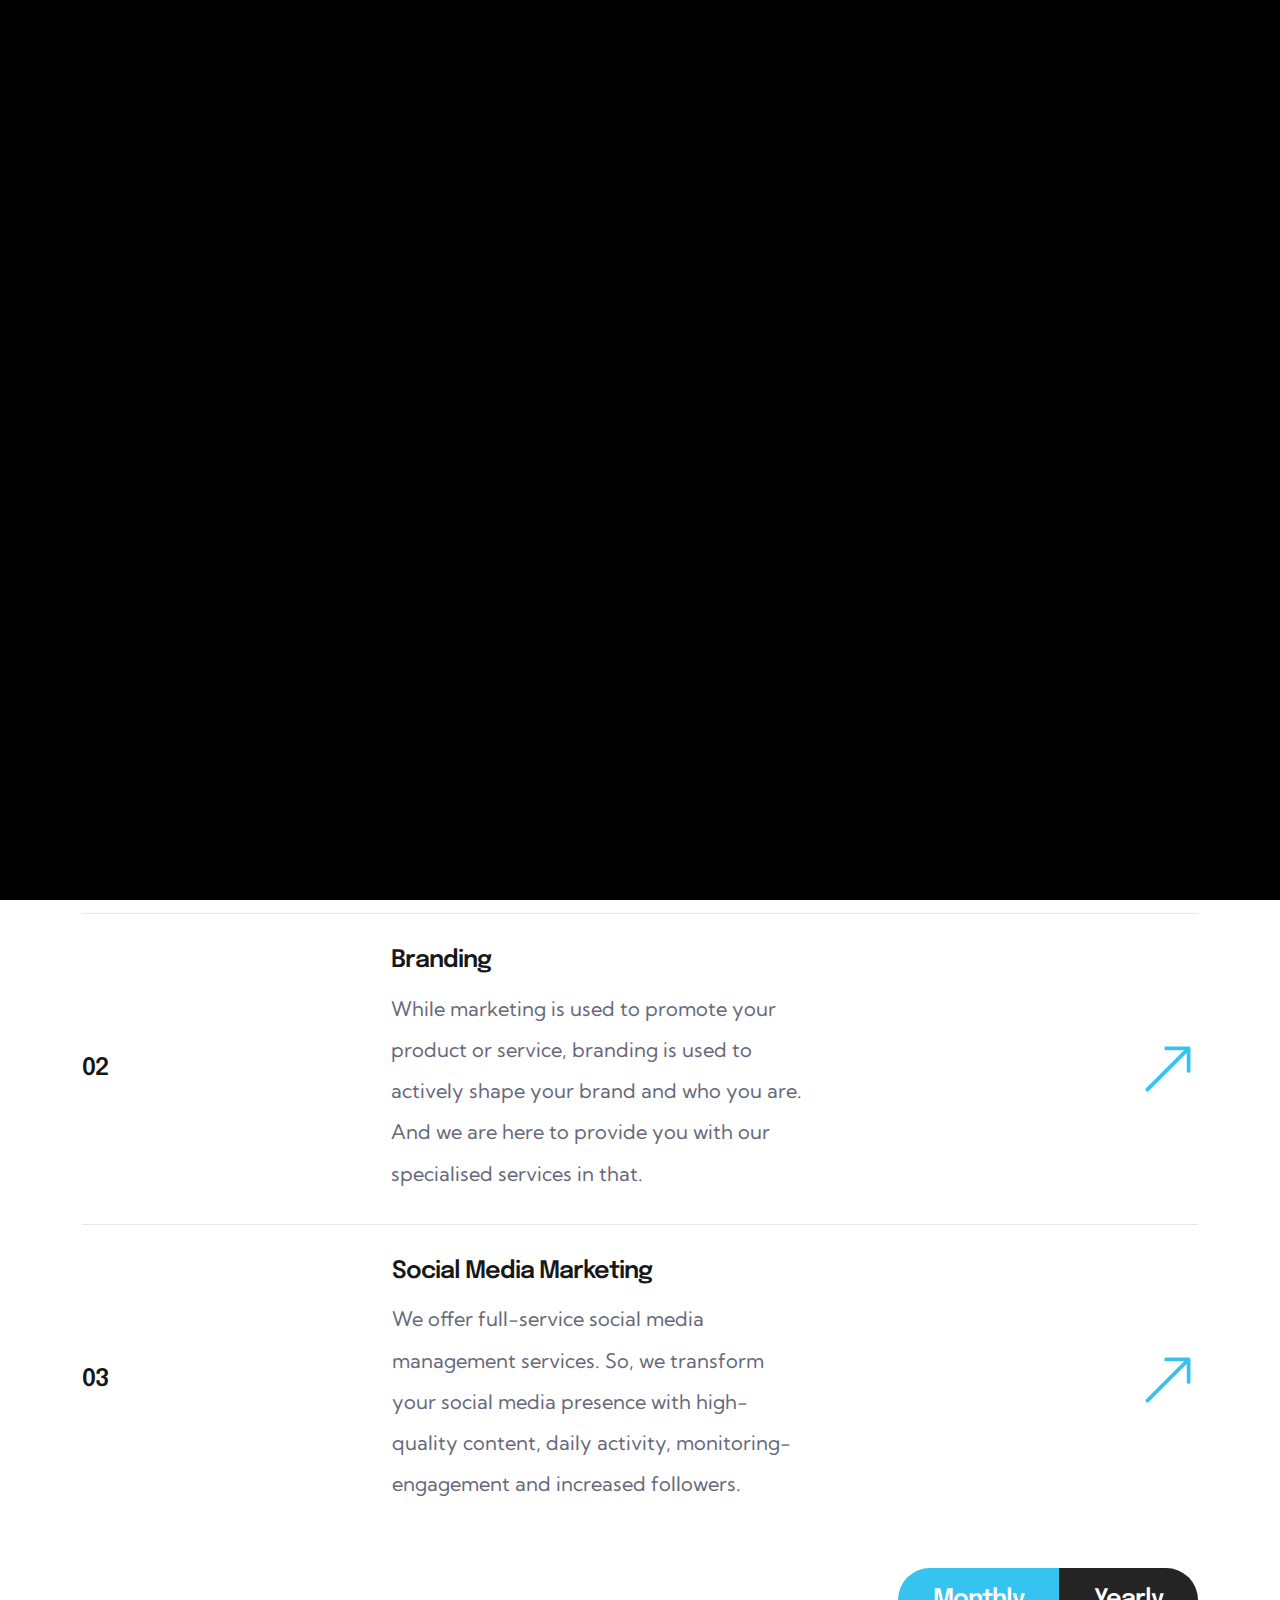
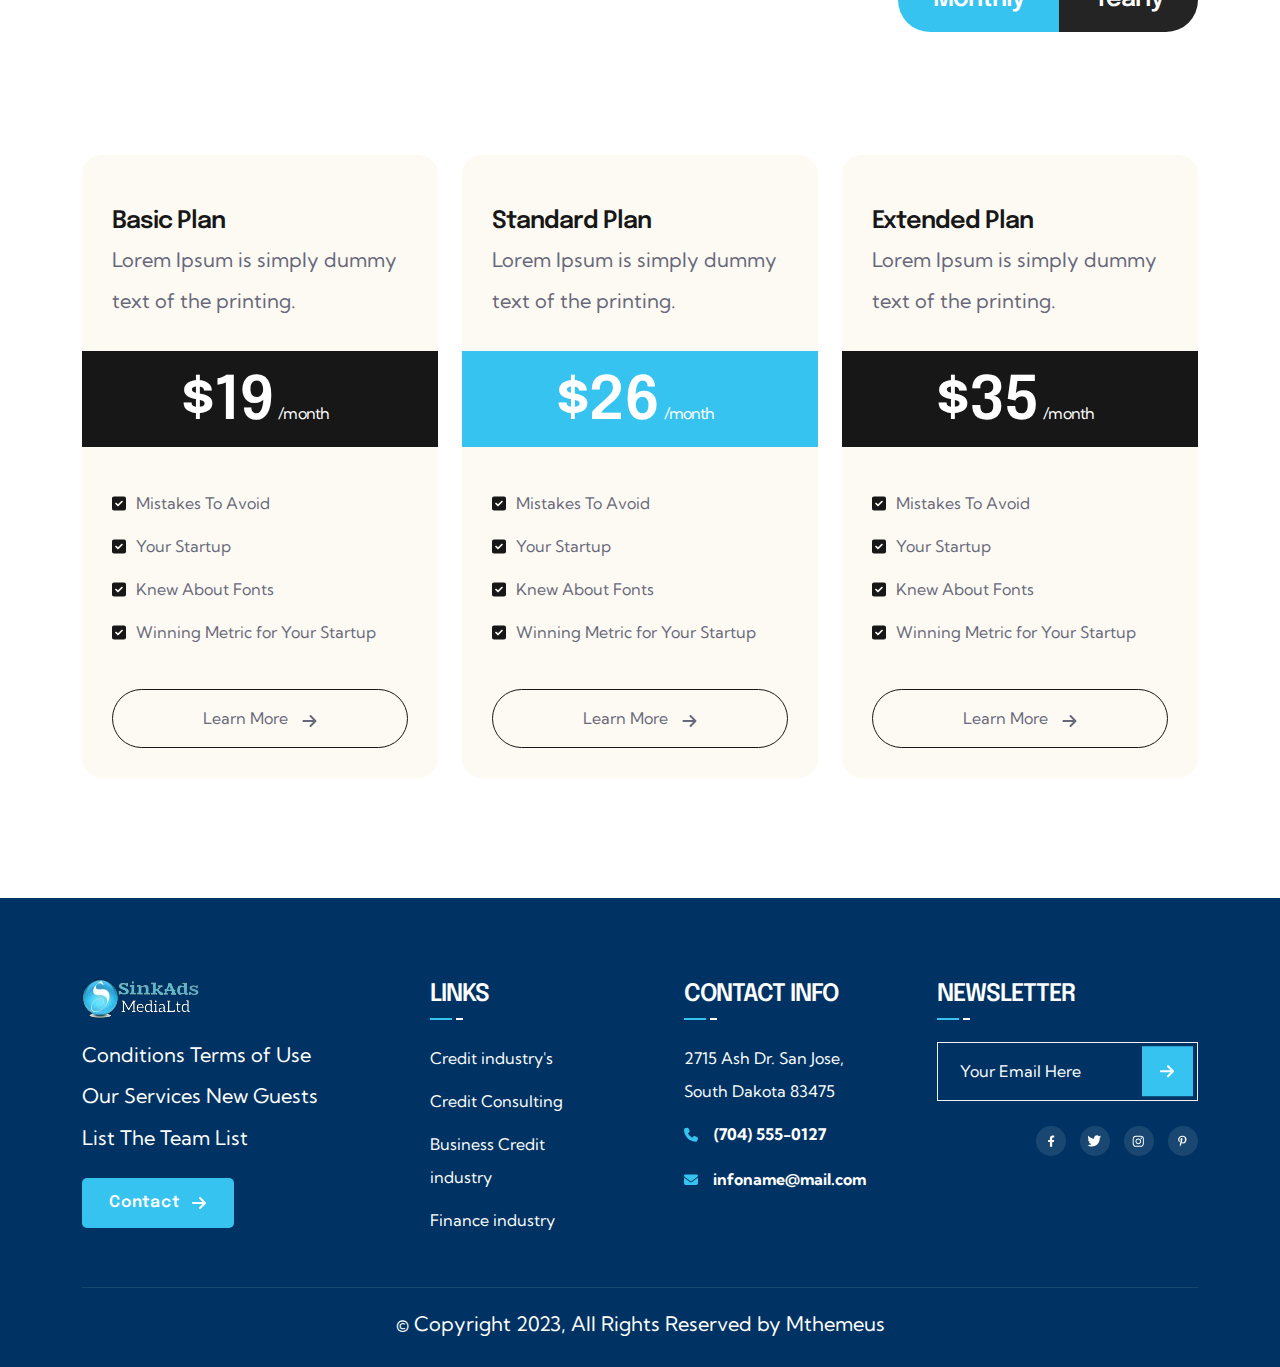
<file: service-one.html>
<!doctype html>
<html lang="en">

<head>
	<meta charset="UTF-8">
	<meta name="viewport" content="width=device-width, initial-scale=1.0, shrink-to-fit=no">
	<title>SinkAds MediaLtd</title>

	<link rel="icon" href="assets/images/fav.png" type="image/gif" sizes="20x20">

	<!-- Box Icon CSS -->
	<link rel="stylesheet" href="assets/css/boxicons.min.css">
	<!-- Bootstrap Icon CSS -->
	<link rel="stylesheet" href="assets/css/bootstrap-icons.css">
	<!-- Swiper Carousel CSS -->
	<link rel="stylesheet" href="assets/css/swiper-bundle.min.css">
	<!-- Magnific Popup CSS -->
	<link rel="stylesheet" href="assets/css/magnific-popup.css">
	<!-- Odometer CSS -->
	<link rel="stylesheet" href="assets/css/odometer.css">
	<!-- Bootstrap CSS -->
	<link rel="stylesheet" href="assets/css/bootstrap.min.css">
	<link rel="stylesheet" href="assets/css/meanmenu.min.css">


	<!-- Main CSS -->
	<link rel="stylesheet" href="assets/css/style.css">
	<!-- Responsive CSS -->
	<link rel="stylesheet" href="assets/css/responsive.css">


</head>

<body>

	<div class="cursor d-none d-lg-block"></div>

	<!-- Preloader -->

	<div id="preloader">
		<div class="loader_line"></div>
	</div>

	<!-- Preloader End -->

	<!-- back to to button start-->
	<a href="#" id="scroll-top" class="back-to-top-btn"><i class="bi bi-arrow-up"></i></a>
	<!-- back to to button end-->


	<div id="smooth-wrapper">

		<!-- Header area -->
		<header>

			<!-- Menu -->

			<div class="menu-area bg-color-black position-absolute">
				<div class="container">
					<div class="row align-items-center">
						<div class="col-lg-3 hamburger-menu position-relative">
							<div class="menu-logo-wrap">
								<a href="index.html"><img src="assets/images/logo3.png" alt=""></a>
							</div>
						</div>
						<div class="col-lg-9">
							<div class="nav-wrap d-flex justify-content-end align-items-center">
								<div class="mainmenu text-right">
									<ul>
										<li class=""><a href="javascript:void(0)">Home</a>
											<!-- <ul>
												<li><a href="index.html">Home Version 01</a></li>
												<li><a href="home-two.html">Home Version 02</a></li>
												<li><a href="home-three.html">Home Version 03</a></li>
											</ul> -->
										</li>
										<li><a href="about-us.html">About</a></li>
										<!-- <li class="has-child-menu"><a href="javascript:void(0)">Blog</a>
											<ul>
												<li><a href="blog-classic.html">Blog Classic</a></li>
												<li><a href="blog-details.html">Blog Details</a></li>
											</ul>
										</li> -->
										<li><a href="service-one.html">Service</a></li>
										<!-- <li class="has-child-menu"><a href="javascript:void(0)">Pages</a>
											<ul>
												<li class="has-child-menu"><a href="javascript:void(0)">Service</a>
													<ul>
														<li><a href="service-one.html">Service One</a></li>
														<li><a href="service-two.html">Service Two</a></li>
														<li><a href="service-three.html">Service Three</a></li>
														<li><a href="service-details.html">Service Details</a></li>
													</ul>
												</li>
												<li class="has-child-menu"><a href="javascript:void(0)">Project</a>
													<ul>
														<li><a href="project.html">Project</a></li>
														<li><a href="project-details.html">Project Details</a></li>
													</ul>
												</li>
												<li><a href="faq.html">FAQ</a></li>
												<li><a href="team-details.html">Team Details</a></li>
											</ul>
										</li> -->
										<li><a href="contact.html">Contact</a></li>
									</ul>
									<div class="menu-btn-wrap flex-shrink-0 d-lg-none pb-5">
										<a class="common-btn white-border ms-3 mt-4" href="contact.html">
											<span>
												Get a quote
												<svg width="15" height="14" viewBox="0 0 15 14" fill="none"
													xmlns="http://www.w3.org/2000/svg">
													<path
														d="M13.6875 7.71875L8.6875 12.7188C8.3125 13.125 7.65625 13.125 7.28125 12.7188C6.875 12.3438 6.875 11.6875 7.28125 11.3125L10.5625 8H1C0.4375 8 0 7.5625 0 7C0 6.46875 0.4375 6 1 6H10.5625L7.28125 2.71875C6.875 2.34375 6.875 1.6875 7.28125 1.3125C7.65625 0.90625 8.3125 0.90625 8.6875 1.3125L13.6875 6.3125C14.0938 6.6875 14.0938 7.34375 13.6875 7.71875Z"
														fill="currentColor" />
												</svg>
											</span>
										</a>
									</div>
								</div>
								<div class="menu-btn-wrap flex-shrink-0 d-none d-lg-block">
									<a class="common-btn white-border" href="contact.html">
										<span>
											Get a quote
											<svg width="15" height="14" viewBox="0 0 15 14" fill="none"
												xmlns="http://www.w3.org/2000/svg">
												<path
													d="M13.6875 7.71875L8.6875 12.7188C8.3125 13.125 7.65625 13.125 7.28125 12.7188C6.875 12.3438 6.875 11.6875 7.28125 11.3125L10.5625 8H1C0.4375 8 0 7.5625 0 7C0 6.46875 0.4375 6 1 6H10.5625L7.28125 2.71875C6.875 2.34375 6.875 1.6875 7.28125 1.3125C7.65625 0.90625 8.3125 0.90625 8.6875 1.3125L13.6875 6.3125C14.0938 6.6875 14.0938 7.34375 13.6875 7.71875Z"
													fill="currentColor" />
											</svg>

										</span>
									</a>
								</div>
							</div>
						</div>
					</div>
				</div>
			</div>

			<!-- Menu end -->

		</header>
		<!-- Header area End -->

		<div id="smooth-content">

            <!-- Breadcrumb -->

            <div class="breadcrumb-area bg-color-black position-relative z-index-one">
                <div class="container">
                    <div class="row">
                        <div class="col-lg-12">
                            <div class="breadcrumb-info text-center">
                                <h1>Service</h1>
                                <p>
                                    <a href="index.html">Home</a>
                                    <svg width="9" height="13" viewBox="0 0 9 13" fill="none" xmlns="http://www.w3.org/2000/svg">
                                    <path d="M2 13C1.71875 13 1.46875 12.9062 1.28125 12.7188C0.875 12.3438 0.875 11.6875 1.28125 11.3125L5.5625 7L1.28125 2.71875C0.875 2.34375 0.875 1.6875 1.28125 1.3125C1.65625 0.90625 2.3125 0.90625 2.6875 1.3125L7.6875 6.3125C8.09375 6.6875 8.09375 7.34375 7.6875 7.71875L2.6875 12.7188C2.5 12.9062 2.25 13 2 13Z" fill="currentColor"/>
                                    </svg>
                                    Service
                                </p>
                            </div>
                        </div>
                    </div>
                </div>
				<img class="position-absolute z-index-minus-one start-0 bottom-0" src="assets/images/shape/breadcrumb-sp.png" alt="">
            </div>

            <!-- Breadcrumb End -->


          	<!-- Services -->

			<section class="service-area overflow-hidden">
				<div class="container">
					<div class="row justify-content-center">
						<div class="col-lg-12">
							<div class="section-title-two text-center title-anim">
								<h2>Best <span>Service</span></h2>
							</div>
						</div>
					</div>
					<div class="row mt-60">
						<div class="col-lg-12">
							<div class="service-box-wrap">
								<div class="service-box-single hover-item-image-wrap">
									<div class="hover-item-image" style="background-image: url(assets/images/service/service-img-1.png);"></div>
									<h2 class="d-inline-block">01</h2>
									<div class="service-box-info">
										<h2><a href="service-details.html">Performance Marketing</a></h2>
										<p>We turn more of your clicks into customers with intelligent performance-based advertising. Every day our global network of publishers and media connects businesses with millions of new customers</p>
									</div>
									<div class="service-box-img ps-lg-5">
										<a class="service-box-img-bnt" href="service-details.html">
											<img class="d-lg-none d-block" src="assets/images/service/service-img-1.png" alt="">
											<svg class="d-none d-lg-block" xmlns="http://www.w3.org/2000/svg" width="16" height="16" fill="currentColor" viewBox="0 0 16 16">
												<path fill-rule="evenodd" d="M14 2.5a.5.5 0 0 0-.5-.5h-6a.5.5 0 0 0 0 1h4.793L2.146 13.146a.5.5 0 0 0 .708.708L13 3.707V8.5a.5.5 0 0 0 1 0v-6z"/>
											</svg>
										</a>
									</div>
								</div>
								<div class="service-box-single hover-item-image-wrap">
									<div class="hover-item-image" style="background-image: url(assets/images/service/service-img-2.png);"></div>
									<h2 class="d-inline-block">02</h2>
									<div class="service-box-info">
										<h2><a href="service-details.html">Branding</a></h2>
										<p>While marketing is used to promote your product or service, branding is used to actively shape your brand and who you are. And we are here to provide you with our specialised services in that.</p>
									</div>
									<div class="service-box-img ps-lg-5">
										<a class="service-box-img-bnt" href="service-details.html">
											<img class="d-lg-none d-block" src="assets/images/service/service-img-2.png" alt="">
											<svg class="d-none d-lg-block" xmlns="http://www.w3.org/2000/svg" width="16" height="16" fill="currentColor" viewBox="0 0 16 16">
												<path fill-rule="evenodd" d="M14 2.5a.5.5 0 0 0-.5-.5h-6a.5.5 0 0 0 0 1h4.793L2.146 13.146a.5.5 0 0 0 .708.708L13 3.707V8.5a.5.5 0 0 0 1 0v-6z"/>
											</svg>
										</a>
									</div>
								</div>
								<div class="service-box-single hover-item-image-wrap">
									<div class="hover-item-image" style="background-image: url(assets/images/service/service-img-3.png);"></div>
									<h2 class="d-inline-block">03</h2>
									<div class="service-box-info">
										<h2><a href="service-details.html">Social Media Marketing</a></h2>
										<p>We offer full-service social media management services. So, we transform your social media presence with high-quality content, daily activity, monitoring-engagement and increased followers.</p>
									</div>
									<div class="service-box-img ps-lg-5">
										<a class="service-box-img-bnt" href="service-details.html">
											<img class="d-lg-none d-block" src="assets/images/service/service-img-3.png" alt="">
											<svg class="d-none d-lg-block" xmlns="http://www.w3.org/2000/svg" width="16" height="16" fill="currentColor" viewBox="0 0 16 16">
												<path fill-rule="evenodd" d="M14 2.5a.5.5 0 0 0-.5-.5h-6a.5.5 0 0 0 0 1h4.793L2.146 13.146a.5.5 0 0 0 .708.708L13 3.707V8.5a.5.5 0 0 0 1 0v-6z"/>
											</svg>
										</a>
									</div>
								</div>
							</div>
						</div>
					</div>
				</div>
			</section>

			<!-- Services End -->
            


			<!-- Price -->

			<section class="price-area pb-96">
				<div class="container">
					<div class="row justify-content-between align-items-center">
						<div class="col-xxl-4 col-lg-5">
							<div class="section-title text-center text-lg-start title-anim">
								<span>pricing action</span>
								<h2>Your business our passion</h2>
							</div>
						</div>
						<div class="col-xxl-8 col-lg-7 d-flex justify-content-lg-end justify-content-center mobt-24">
							<ul class="nav nav-pills price-tab-btn" id="pills-tab" role="tablist">
								<li class="nav-item" role="presentation">
								  <button class="nav-link active" id="pills-home-tab" data-bs-toggle="pill" data-bs-target="#pills-home" type="button" role="tab" aria-controls="pills-home" aria-selected="true">Monthly</button>
								</li>
								<li class="nav-item" role="presentation">
								  <button class="nav-link" id="pills-profile-tab" data-bs-toggle="pill" data-bs-target="#pills-profile" type="button" role="tab" aria-controls="pills-profile" aria-selected="false">Yearly</button>
								</li>
							</ul>
						</div>
					</div>
					<div class="row mt-60">
						<div class="col-lg-12">
							<div class="tab-content" id="pills-tabContent">
								<div class="tab-pane fade show active" id="pills-home" role="tabpanel" aria-labelledby="pills-home-tab">
									<div class="row">
										<div class="col-lg-4 col-md-6">
											<div class="price-box-wrap bg-color-of-white">
												<div class="price-desc">
													<h2>Basic Plan</h2>
													<p>Lorem Ipsum is simply dummy text of the printing.</p>
												</div>
												<div class="price-tag">
													<h2>$19 <sub>/month</sub></h2>
												</div>
												<div class="price-info">
													<ul>
														<li>
															<svg width="14" height="15" viewBox="0 0 14 15" fill="none" xmlns="http://www.w3.org/2000/svg">
															<path d="M12 0.496094C13.0938 0.496094 14 1.40234 14 2.49609V12.4961C14 13.6211 13.0938 14.4961 12 14.4961H2C0.875 14.4961 0 13.6211 0 12.4961V2.49609C0 1.40234 0.875 0.496094 2 0.496094H12ZM10.5938 6.12109C10.9375 5.77734 10.9375 5.24609 10.5938 4.90234C10.25 4.55859 9.71875 4.55859 9.375 4.90234L6 8.27734L4.59375 6.90234C4.25 6.55859 3.71875 6.55859 3.375 6.90234C3.03125 7.24609 3.03125 7.77734 3.375 8.12109L5.375 10.1211C5.71875 10.4648 6.25 10.4648 6.59375 10.1211L10.5938 6.12109Z" fill="#171717"/>
															</svg>
															Mistakes To Avoid
														</li>
														<li>
															<svg width="14" height="15" viewBox="0 0 14 15" fill="none" xmlns="http://www.w3.org/2000/svg">
															<path d="M12 0.496094C13.0938 0.496094 14 1.40234 14 2.49609V12.4961C14 13.6211 13.0938 14.4961 12 14.4961H2C0.875 14.4961 0 13.6211 0 12.4961V2.49609C0 1.40234 0.875 0.496094 2 0.496094H12ZM10.5938 6.12109C10.9375 5.77734 10.9375 5.24609 10.5938 4.90234C10.25 4.55859 9.71875 4.55859 9.375 4.90234L6 8.27734L4.59375 6.90234C4.25 6.55859 3.71875 6.55859 3.375 6.90234C3.03125 7.24609 3.03125 7.77734 3.375 8.12109L5.375 10.1211C5.71875 10.4648 6.25 10.4648 6.59375 10.1211L10.5938 6.12109Z" fill="#171717"/>
															</svg>
															Your Startup
														</li>
														<li>
															<svg width="14" height="15" viewBox="0 0 14 15" fill="none" xmlns="http://www.w3.org/2000/svg">
															<path d="M12 0.496094C13.0938 0.496094 14 1.40234 14 2.49609V12.4961C14 13.6211 13.0938 14.4961 12 14.4961H2C0.875 14.4961 0 13.6211 0 12.4961V2.49609C0 1.40234 0.875 0.496094 2 0.496094H12ZM10.5938 6.12109C10.9375 5.77734 10.9375 5.24609 10.5938 4.90234C10.25 4.55859 9.71875 4.55859 9.375 4.90234L6 8.27734L4.59375 6.90234C4.25 6.55859 3.71875 6.55859 3.375 6.90234C3.03125 7.24609 3.03125 7.77734 3.375 8.12109L5.375 10.1211C5.71875 10.4648 6.25 10.4648 6.59375 10.1211L10.5938 6.12109Z" fill="#171717"/>
															</svg>
															Knew About Fonts
														</li>
														<li>
															<svg width="14" height="15" viewBox="0 0 14 15" fill="none" xmlns="http://www.w3.org/2000/svg">
															<path d="M12 0.496094C13.0938 0.496094 14 1.40234 14 2.49609V12.4961C14 13.6211 13.0938 14.4961 12 14.4961H2C0.875 14.4961 0 13.6211 0 12.4961V2.49609C0 1.40234 0.875 0.496094 2 0.496094H12ZM10.5938 6.12109C10.9375 5.77734 10.9375 5.24609 10.5938 4.90234C10.25 4.55859 9.71875 4.55859 9.375 4.90234L6 8.27734L4.59375 6.90234C4.25 6.55859 3.71875 6.55859 3.375 6.90234C3.03125 7.24609 3.03125 7.77734 3.375 8.12109L5.375 10.1211C5.71875 10.4648 6.25 10.4648 6.59375 10.1211L10.5938 6.12109Z" fill="#171717"/>
															</svg>
															Winning Metric for Your Startup
														</li>
													</ul>
													<a class="d-inline-block w-100 text-center price-btn" href="contact.html">Learn More <svg width="15" height="13" viewBox="0 0 15 13" fill="none" xmlns="http://www.w3.org/2000/svg">
														<path d="M14.1875 7.71484L9.1875 12.7148C9 12.9023 8.75 12.9961 8.5 12.9961C8.21875 12.9961 7.96875 12.9023 7.78125 12.7148C7.375 12.3398 7.375 11.6836 7.78125 11.3086L11.0625 7.99609H1.5C0.9375 7.99609 0.5 7.55859 0.5 6.99609C0.5 6.46484 0.9375 5.99609 1.5 5.99609H11.0625L7.78125 2.71484C7.375 2.33984 7.375 1.68359 7.78125 1.30859C8.15625 0.902344 8.8125 0.902344 9.1875 1.30859L14.1875 6.30859C14.5938 6.68359 14.5938 7.33984 14.1875 7.71484Z" fill="currentColor"/>
														</svg>
													</a>
												</div>
											</div>
										</div>
										<div class="col-lg-4 col-md-6">
											<div class="price-box-wrap standard bg-color-of-white">
												<div class="price-desc">
													<h2>Standard Plan</h2>
													<p>Lorem Ipsum is simply dummy text of the printing.</p>
												</div>
												<div class="price-tag">
													<h2>$26 <sub>/month</sub></h2>
												</div>
												<div class="price-info">
													<ul>
														<li>
															<svg width="14" height="15" viewBox="0 0 14 15" fill="none" xmlns="http://www.w3.org/2000/svg">
															<path d="M12 0.496094C13.0938 0.496094 14 1.40234 14 2.49609V12.4961C14 13.6211 13.0938 14.4961 12 14.4961H2C0.875 14.4961 0 13.6211 0 12.4961V2.49609C0 1.40234 0.875 0.496094 2 0.496094H12ZM10.5938 6.12109C10.9375 5.77734 10.9375 5.24609 10.5938 4.90234C10.25 4.55859 9.71875 4.55859 9.375 4.90234L6 8.27734L4.59375 6.90234C4.25 6.55859 3.71875 6.55859 3.375 6.90234C3.03125 7.24609 3.03125 7.77734 3.375 8.12109L5.375 10.1211C5.71875 10.4648 6.25 10.4648 6.59375 10.1211L10.5938 6.12109Z" fill="#171717"/>
															</svg>
															Mistakes To Avoid
														</li>
														<li>
															<svg width="14" height="15" viewBox="0 0 14 15" fill="none" xmlns="http://www.w3.org/2000/svg">
															<path d="M12 0.496094C13.0938 0.496094 14 1.40234 14 2.49609V12.4961C14 13.6211 13.0938 14.4961 12 14.4961H2C0.875 14.4961 0 13.6211 0 12.4961V2.49609C0 1.40234 0.875 0.496094 2 0.496094H12ZM10.5938 6.12109C10.9375 5.77734 10.9375 5.24609 10.5938 4.90234C10.25 4.55859 9.71875 4.55859 9.375 4.90234L6 8.27734L4.59375 6.90234C4.25 6.55859 3.71875 6.55859 3.375 6.90234C3.03125 7.24609 3.03125 7.77734 3.375 8.12109L5.375 10.1211C5.71875 10.4648 6.25 10.4648 6.59375 10.1211L10.5938 6.12109Z" fill="#171717"/>
															</svg>
															Your Startup
														</li>
														<li>
															<svg width="14" height="15" viewBox="0 0 14 15" fill="none" xmlns="http://www.w3.org/2000/svg">
															<path d="M12 0.496094C13.0938 0.496094 14 1.40234 14 2.49609V12.4961C14 13.6211 13.0938 14.4961 12 14.4961H2C0.875 14.4961 0 13.6211 0 12.4961V2.49609C0 1.40234 0.875 0.496094 2 0.496094H12ZM10.5938 6.12109C10.9375 5.77734 10.9375 5.24609 10.5938 4.90234C10.25 4.55859 9.71875 4.55859 9.375 4.90234L6 8.27734L4.59375 6.90234C4.25 6.55859 3.71875 6.55859 3.375 6.90234C3.03125 7.24609 3.03125 7.77734 3.375 8.12109L5.375 10.1211C5.71875 10.4648 6.25 10.4648 6.59375 10.1211L10.5938 6.12109Z" fill="#171717"/>
															</svg>
															Knew About Fonts
														</li>
														<li>
															<svg width="14" height="15" viewBox="0 0 14 15" fill="none" xmlns="http://www.w3.org/2000/svg">
															<path d="M12 0.496094C13.0938 0.496094 14 1.40234 14 2.49609V12.4961C14 13.6211 13.0938 14.4961 12 14.4961H2C0.875 14.4961 0 13.6211 0 12.4961V2.49609C0 1.40234 0.875 0.496094 2 0.496094H12ZM10.5938 6.12109C10.9375 5.77734 10.9375 5.24609 10.5938 4.90234C10.25 4.55859 9.71875 4.55859 9.375 4.90234L6 8.27734L4.59375 6.90234C4.25 6.55859 3.71875 6.55859 3.375 6.90234C3.03125 7.24609 3.03125 7.77734 3.375 8.12109L5.375 10.1211C5.71875 10.4648 6.25 10.4648 6.59375 10.1211L10.5938 6.12109Z" fill="#171717"/>
															</svg>
															Winning Metric for Your Startup
														</li>
													</ul>
													<a class="d-inline-block w-100 text-center price-btn" href="contact.html">Learn More <svg width="15" height="13" viewBox="0 0 15 13" fill="none" xmlns="http://www.w3.org/2000/svg">
														<path d="M14.1875 7.71484L9.1875 12.7148C9 12.9023 8.75 12.9961 8.5 12.9961C8.21875 12.9961 7.96875 12.9023 7.78125 12.7148C7.375 12.3398 7.375 11.6836 7.78125 11.3086L11.0625 7.99609H1.5C0.9375 7.99609 0.5 7.55859 0.5 6.99609C0.5 6.46484 0.9375 5.99609 1.5 5.99609H11.0625L7.78125 2.71484C7.375 2.33984 7.375 1.68359 7.78125 1.30859C8.15625 0.902344 8.8125 0.902344 9.1875 1.30859L14.1875 6.30859C14.5938 6.68359 14.5938 7.33984 14.1875 7.71484Z" fill="currentColor"/>
														</svg>
													</a>
												</div>
											</div>
										</div>
										<div class="col-lg-4 col-md-6">
											<div class="price-box-wrap bg-color-of-white">
												<div class="price-desc">
													<h2>Extended Plan</h2>
													<p>Lorem Ipsum is simply dummy text of the printing.</p>
												</div>
												<div class="price-tag">
													<h2>$35 <sub>/month</sub></h2>
												</div>
												<div class="price-info">
													<ul>
														<li>
															<svg width="14" height="15" viewBox="0 0 14 15" fill="none" xmlns="http://www.w3.org/2000/svg">
															<path d="M12 0.496094C13.0938 0.496094 14 1.40234 14 2.49609V12.4961C14 13.6211 13.0938 14.4961 12 14.4961H2C0.875 14.4961 0 13.6211 0 12.4961V2.49609C0 1.40234 0.875 0.496094 2 0.496094H12ZM10.5938 6.12109C10.9375 5.77734 10.9375 5.24609 10.5938 4.90234C10.25 4.55859 9.71875 4.55859 9.375 4.90234L6 8.27734L4.59375 6.90234C4.25 6.55859 3.71875 6.55859 3.375 6.90234C3.03125 7.24609 3.03125 7.77734 3.375 8.12109L5.375 10.1211C5.71875 10.4648 6.25 10.4648 6.59375 10.1211L10.5938 6.12109Z" fill="#171717"/>
															</svg>
															Mistakes To Avoid
														</li>
														<li>
															<svg width="14" height="15" viewBox="0 0 14 15" fill="none" xmlns="http://www.w3.org/2000/svg">
															<path d="M12 0.496094C13.0938 0.496094 14 1.40234 14 2.49609V12.4961C14 13.6211 13.0938 14.4961 12 14.4961H2C0.875 14.4961 0 13.6211 0 12.4961V2.49609C0 1.40234 0.875 0.496094 2 0.496094H12ZM10.5938 6.12109C10.9375 5.77734 10.9375 5.24609 10.5938 4.90234C10.25 4.55859 9.71875 4.55859 9.375 4.90234L6 8.27734L4.59375 6.90234C4.25 6.55859 3.71875 6.55859 3.375 6.90234C3.03125 7.24609 3.03125 7.77734 3.375 8.12109L5.375 10.1211C5.71875 10.4648 6.25 10.4648 6.59375 10.1211L10.5938 6.12109Z" fill="#171717"/>
															</svg>
															Your Startup
														</li>
														<li>
															<svg width="14" height="15" viewBox="0 0 14 15" fill="none" xmlns="http://www.w3.org/2000/svg">
															<path d="M12 0.496094C13.0938 0.496094 14 1.40234 14 2.49609V12.4961C14 13.6211 13.0938 14.4961 12 14.4961H2C0.875 14.4961 0 13.6211 0 12.4961V2.49609C0 1.40234 0.875 0.496094 2 0.496094H12ZM10.5938 6.12109C10.9375 5.77734 10.9375 5.24609 10.5938 4.90234C10.25 4.55859 9.71875 4.55859 9.375 4.90234L6 8.27734L4.59375 6.90234C4.25 6.55859 3.71875 6.55859 3.375 6.90234C3.03125 7.24609 3.03125 7.77734 3.375 8.12109L5.375 10.1211C5.71875 10.4648 6.25 10.4648 6.59375 10.1211L10.5938 6.12109Z" fill="#171717"/>
															</svg>
															Knew About Fonts
														</li>
														<li>
															<svg width="14" height="15" viewBox="0 0 14 15" fill="none" xmlns="http://www.w3.org/2000/svg">
															<path d="M12 0.496094C13.0938 0.496094 14 1.40234 14 2.49609V12.4961C14 13.6211 13.0938 14.4961 12 14.4961H2C0.875 14.4961 0 13.6211 0 12.4961V2.49609C0 1.40234 0.875 0.496094 2 0.496094H12ZM10.5938 6.12109C10.9375 5.77734 10.9375 5.24609 10.5938 4.90234C10.25 4.55859 9.71875 4.55859 9.375 4.90234L6 8.27734L4.59375 6.90234C4.25 6.55859 3.71875 6.55859 3.375 6.90234C3.03125 7.24609 3.03125 7.77734 3.375 8.12109L5.375 10.1211C5.71875 10.4648 6.25 10.4648 6.59375 10.1211L10.5938 6.12109Z" fill="#171717"/>
															</svg>
															Winning Metric for Your Startup
														</li>
													</ul>
													<a class="d-inline-block w-100 text-center price-btn" href="contact.html">Learn More <svg width="15" height="13" viewBox="0 0 15 13" fill="none" xmlns="http://www.w3.org/2000/svg">
														<path d="M14.1875 7.71484L9.1875 12.7148C9 12.9023 8.75 12.9961 8.5 12.9961C8.21875 12.9961 7.96875 12.9023 7.78125 12.7148C7.375 12.3398 7.375 11.6836 7.78125 11.3086L11.0625 7.99609H1.5C0.9375 7.99609 0.5 7.55859 0.5 6.99609C0.5 6.46484 0.9375 5.99609 1.5 5.99609H11.0625L7.78125 2.71484C7.375 2.33984 7.375 1.68359 7.78125 1.30859C8.15625 0.902344 8.8125 0.902344 9.1875 1.30859L14.1875 6.30859C14.5938 6.68359 14.5938 7.33984 14.1875 7.71484Z" fill="currentColor"/>
														</svg>
													</a>
												</div>
											</div>
										</div>
									</div>
								</div>
								<div class="tab-pane fade" id="pills-profile" role="tabpanel" aria-labelledby="pills-profile-tab">
									<div class="row">
										<div class="col-lg-4 col-md-6">
											<div class="price-box-wrap bg-color-of-white">
												<div class="price-desc">
													<h2>Basic Plan</h2>
													<p>Lorem Ipsum is simply dummy text of the printing.</p>
												</div>
												<div class="price-tag">
													<h2>$39 <sub>/month</sub></h2>
												</div>
												<div class="price-info">
													<ul>
														<li>
															<svg width="14" height="15" viewBox="0 0 14 15" fill="none" xmlns="http://www.w3.org/2000/svg">
															<path d="M12 0.496094C13.0938 0.496094 14 1.40234 14 2.49609V12.4961C14 13.6211 13.0938 14.4961 12 14.4961H2C0.875 14.4961 0 13.6211 0 12.4961V2.49609C0 1.40234 0.875 0.496094 2 0.496094H12ZM10.5938 6.12109C10.9375 5.77734 10.9375 5.24609 10.5938 4.90234C10.25 4.55859 9.71875 4.55859 9.375 4.90234L6 8.27734L4.59375 6.90234C4.25 6.55859 3.71875 6.55859 3.375 6.90234C3.03125 7.24609 3.03125 7.77734 3.375 8.12109L5.375 10.1211C5.71875 10.4648 6.25 10.4648 6.59375 10.1211L10.5938 6.12109Z" fill="#171717"/>
															</svg>
															Mistakes To Avoid
														</li>
														<li>
															<svg width="14" height="15" viewBox="0 0 14 15" fill="none" xmlns="http://www.w3.org/2000/svg">
															<path d="M12 0.496094C13.0938 0.496094 14 1.40234 14 2.49609V12.4961C14 13.6211 13.0938 14.4961 12 14.4961H2C0.875 14.4961 0 13.6211 0 12.4961V2.49609C0 1.40234 0.875 0.496094 2 0.496094H12ZM10.5938 6.12109C10.9375 5.77734 10.9375 5.24609 10.5938 4.90234C10.25 4.55859 9.71875 4.55859 9.375 4.90234L6 8.27734L4.59375 6.90234C4.25 6.55859 3.71875 6.55859 3.375 6.90234C3.03125 7.24609 3.03125 7.77734 3.375 8.12109L5.375 10.1211C5.71875 10.4648 6.25 10.4648 6.59375 10.1211L10.5938 6.12109Z" fill="#171717"/>
															</svg>
															Your Startup
														</li>
														<li>
															<svg width="14" height="15" viewBox="0 0 14 15" fill="none" xmlns="http://www.w3.org/2000/svg">
															<path d="M12 0.496094C13.0938 0.496094 14 1.40234 14 2.49609V12.4961C14 13.6211 13.0938 14.4961 12 14.4961H2C0.875 14.4961 0 13.6211 0 12.4961V2.49609C0 1.40234 0.875 0.496094 2 0.496094H12ZM10.5938 6.12109C10.9375 5.77734 10.9375 5.24609 10.5938 4.90234C10.25 4.55859 9.71875 4.55859 9.375 4.90234L6 8.27734L4.59375 6.90234C4.25 6.55859 3.71875 6.55859 3.375 6.90234C3.03125 7.24609 3.03125 7.77734 3.375 8.12109L5.375 10.1211C5.71875 10.4648 6.25 10.4648 6.59375 10.1211L10.5938 6.12109Z" fill="#171717"/>
															</svg>
															Knew About Fonts
														</li>
														<li>
															<svg width="14" height="15" viewBox="0 0 14 15" fill="none" xmlns="http://www.w3.org/2000/svg">
															<path d="M12 0.496094C13.0938 0.496094 14 1.40234 14 2.49609V12.4961C14 13.6211 13.0938 14.4961 12 14.4961H2C0.875 14.4961 0 13.6211 0 12.4961V2.49609C0 1.40234 0.875 0.496094 2 0.496094H12ZM10.5938 6.12109C10.9375 5.77734 10.9375 5.24609 10.5938 4.90234C10.25 4.55859 9.71875 4.55859 9.375 4.90234L6 8.27734L4.59375 6.90234C4.25 6.55859 3.71875 6.55859 3.375 6.90234C3.03125 7.24609 3.03125 7.77734 3.375 8.12109L5.375 10.1211C5.71875 10.4648 6.25 10.4648 6.59375 10.1211L10.5938 6.12109Z" fill="#171717"/>
															</svg>
															Winning Metric for Your Startup
														</li>
													</ul>
													<a class="d-inline-block w-100 text-center price-btn" href="contact.html">Learn More <svg width="15" height="13" viewBox="0 0 15 13" fill="none" xmlns="http://www.w3.org/2000/svg">
														<path d="M14.1875 7.71484L9.1875 12.7148C9 12.9023 8.75 12.9961 8.5 12.9961C8.21875 12.9961 7.96875 12.9023 7.78125 12.7148C7.375 12.3398 7.375 11.6836 7.78125 11.3086L11.0625 7.99609H1.5C0.9375 7.99609 0.5 7.55859 0.5 6.99609C0.5 6.46484 0.9375 5.99609 1.5 5.99609H11.0625L7.78125 2.71484C7.375 2.33984 7.375 1.68359 7.78125 1.30859C8.15625 0.902344 8.8125 0.902344 9.1875 1.30859L14.1875 6.30859C14.5938 6.68359 14.5938 7.33984 14.1875 7.71484Z" fill="currentColor"/>
														</svg>
													</a>
												</div>
											</div>
										</div>
										<div class="col-lg-4 col-md-6">
											<div class="price-box-wrap standard bg-color-of-white">
												<div class="price-desc">
													<h2>Standard Plan</h2>
													<p>Lorem Ipsum is simply dummy text of the printing.</p>
												</div>
												<div class="price-tag">
													<h2>$59 <sub>/month</sub></h2>
												</div>
												<div class="price-info">
													<ul>
														<li>
															<svg width="14" height="15" viewBox="0 0 14 15" fill="none" xmlns="http://www.w3.org/2000/svg">
															<path d="M12 0.496094C13.0938 0.496094 14 1.40234 14 2.49609V12.4961C14 13.6211 13.0938 14.4961 12 14.4961H2C0.875 14.4961 0 13.6211 0 12.4961V2.49609C0 1.40234 0.875 0.496094 2 0.496094H12ZM10.5938 6.12109C10.9375 5.77734 10.9375 5.24609 10.5938 4.90234C10.25 4.55859 9.71875 4.55859 9.375 4.90234L6 8.27734L4.59375 6.90234C4.25 6.55859 3.71875 6.55859 3.375 6.90234C3.03125 7.24609 3.03125 7.77734 3.375 8.12109L5.375 10.1211C5.71875 10.4648 6.25 10.4648 6.59375 10.1211L10.5938 6.12109Z" fill="#171717"/>
															</svg>
															Mistakes To Avoid
														</li>
														<li>
															<svg width="14" height="15" viewBox="0 0 14 15" fill="none" xmlns="http://www.w3.org/2000/svg">
															<path d="M12 0.496094C13.0938 0.496094 14 1.40234 14 2.49609V12.4961C14 13.6211 13.0938 14.4961 12 14.4961H2C0.875 14.4961 0 13.6211 0 12.4961V2.49609C0 1.40234 0.875 0.496094 2 0.496094H12ZM10.5938 6.12109C10.9375 5.77734 10.9375 5.24609 10.5938 4.90234C10.25 4.55859 9.71875 4.55859 9.375 4.90234L6 8.27734L4.59375 6.90234C4.25 6.55859 3.71875 6.55859 3.375 6.90234C3.03125 7.24609 3.03125 7.77734 3.375 8.12109L5.375 10.1211C5.71875 10.4648 6.25 10.4648 6.59375 10.1211L10.5938 6.12109Z" fill="#171717"/>
															</svg>
															Your Startup
														</li>
														<li>
															<svg width="14" height="15" viewBox="0 0 14 15" fill="none" xmlns="http://www.w3.org/2000/svg">
															<path d="M12 0.496094C13.0938 0.496094 14 1.40234 14 2.49609V12.4961C14 13.6211 13.0938 14.4961 12 14.4961H2C0.875 14.4961 0 13.6211 0 12.4961V2.49609C0 1.40234 0.875 0.496094 2 0.496094H12ZM10.5938 6.12109C10.9375 5.77734 10.9375 5.24609 10.5938 4.90234C10.25 4.55859 9.71875 4.55859 9.375 4.90234L6 8.27734L4.59375 6.90234C4.25 6.55859 3.71875 6.55859 3.375 6.90234C3.03125 7.24609 3.03125 7.77734 3.375 8.12109L5.375 10.1211C5.71875 10.4648 6.25 10.4648 6.59375 10.1211L10.5938 6.12109Z" fill="#171717"/>
															</svg>
															Knew About Fonts
														</li>
														<li>
															<svg width="14" height="15" viewBox="0 0 14 15" fill="none" xmlns="http://www.w3.org/2000/svg">
															<path d="M12 0.496094C13.0938 0.496094 14 1.40234 14 2.49609V12.4961C14 13.6211 13.0938 14.4961 12 14.4961H2C0.875 14.4961 0 13.6211 0 12.4961V2.49609C0 1.40234 0.875 0.496094 2 0.496094H12ZM10.5938 6.12109C10.9375 5.77734 10.9375 5.24609 10.5938 4.90234C10.25 4.55859 9.71875 4.55859 9.375 4.90234L6 8.27734L4.59375 6.90234C4.25 6.55859 3.71875 6.55859 3.375 6.90234C3.03125 7.24609 3.03125 7.77734 3.375 8.12109L5.375 10.1211C5.71875 10.4648 6.25 10.4648 6.59375 10.1211L10.5938 6.12109Z" fill="#171717"/>
															</svg>
															Winning Metric for Your Startup
														</li>
													</ul>
													<a class="d-inline-block w-100 text-center price-btn" href="contact.html">Learn More <svg width="15" height="13" viewBox="0 0 15 13" fill="none" xmlns="http://www.w3.org/2000/svg">
														<path d="M14.1875 7.71484L9.1875 12.7148C9 12.9023 8.75 12.9961 8.5 12.9961C8.21875 12.9961 7.96875 12.9023 7.78125 12.7148C7.375 12.3398 7.375 11.6836 7.78125 11.3086L11.0625 7.99609H1.5C0.9375 7.99609 0.5 7.55859 0.5 6.99609C0.5 6.46484 0.9375 5.99609 1.5 5.99609H11.0625L7.78125 2.71484C7.375 2.33984 7.375 1.68359 7.78125 1.30859C8.15625 0.902344 8.8125 0.902344 9.1875 1.30859L14.1875 6.30859C14.5938 6.68359 14.5938 7.33984 14.1875 7.71484Z" fill="currentColor"/>
														</svg>
													</a>
												</div>
											</div>
										</div>
										<div class="col-lg-4 col-md-6">
											<div class="price-box-wrap bg-color-of-white">
												<div class="price-desc">
													<h2>Extended Plan</h2>
													<p>Lorem Ipsum is simply dummy text of the printing.</p>
												</div>
												<div class="price-tag">
													<h2>$89 <sub>/month</sub></h2>
												</div>
												<div class="price-info">
													<ul>
														<li>
															<svg width="14" height="15" viewBox="0 0 14 15" fill="none" xmlns="http://www.w3.org/2000/svg">
															<path d="M12 0.496094C13.0938 0.496094 14 1.40234 14 2.49609V12.4961C14 13.6211 13.0938 14.4961 12 14.4961H2C0.875 14.4961 0 13.6211 0 12.4961V2.49609C0 1.40234 0.875 0.496094 2 0.496094H12ZM10.5938 6.12109C10.9375 5.77734 10.9375 5.24609 10.5938 4.90234C10.25 4.55859 9.71875 4.55859 9.375 4.90234L6 8.27734L4.59375 6.90234C4.25 6.55859 3.71875 6.55859 3.375 6.90234C3.03125 7.24609 3.03125 7.77734 3.375 8.12109L5.375 10.1211C5.71875 10.4648 6.25 10.4648 6.59375 10.1211L10.5938 6.12109Z" fill="#171717"/>
															</svg>
															Mistakes To Avoid
														</li>
														<li>
															<svg width="14" height="15" viewBox="0 0 14 15" fill="none" xmlns="http://www.w3.org/2000/svg">
															<path d="M12 0.496094C13.0938 0.496094 14 1.40234 14 2.49609V12.4961C14 13.6211 13.0938 14.4961 12 14.4961H2C0.875 14.4961 0 13.6211 0 12.4961V2.49609C0 1.40234 0.875 0.496094 2 0.496094H12ZM10.5938 6.12109C10.9375 5.77734 10.9375 5.24609 10.5938 4.90234C10.25 4.55859 9.71875 4.55859 9.375 4.90234L6 8.27734L4.59375 6.90234C4.25 6.55859 3.71875 6.55859 3.375 6.90234C3.03125 7.24609 3.03125 7.77734 3.375 8.12109L5.375 10.1211C5.71875 10.4648 6.25 10.4648 6.59375 10.1211L10.5938 6.12109Z" fill="#171717"/>
															</svg>
															Your Startup
														</li>
														<li>
															<svg width="14" height="15" viewBox="0 0 14 15" fill="none" xmlns="http://www.w3.org/2000/svg">
															<path d="M12 0.496094C13.0938 0.496094 14 1.40234 14 2.49609V12.4961C14 13.6211 13.0938 14.4961 12 14.4961H2C0.875 14.4961 0 13.6211 0 12.4961V2.49609C0 1.40234 0.875 0.496094 2 0.496094H12ZM10.5938 6.12109C10.9375 5.77734 10.9375 5.24609 10.5938 4.90234C10.25 4.55859 9.71875 4.55859 9.375 4.90234L6 8.27734L4.59375 6.90234C4.25 6.55859 3.71875 6.55859 3.375 6.90234C3.03125 7.24609 3.03125 7.77734 3.375 8.12109L5.375 10.1211C5.71875 10.4648 6.25 10.4648 6.59375 10.1211L10.5938 6.12109Z" fill="#171717"/>
															</svg>
															Knew About Fonts
														</li>
														<li>
															<svg width="14" height="15" viewBox="0 0 14 15" fill="none" xmlns="http://www.w3.org/2000/svg">
															<path d="M12 0.496094C13.0938 0.496094 14 1.40234 14 2.49609V12.4961C14 13.6211 13.0938 14.4961 12 14.4961H2C0.875 14.4961 0 13.6211 0 12.4961V2.49609C0 1.40234 0.875 0.496094 2 0.496094H12ZM10.5938 6.12109C10.9375 5.77734 10.9375 5.24609 10.5938 4.90234C10.25 4.55859 9.71875 4.55859 9.375 4.90234L6 8.27734L4.59375 6.90234C4.25 6.55859 3.71875 6.55859 3.375 6.90234C3.03125 7.24609 3.03125 7.77734 3.375 8.12109L5.375 10.1211C5.71875 10.4648 6.25 10.4648 6.59375 10.1211L10.5938 6.12109Z" fill="#171717"/>
															</svg>
															Winning Metric for Your Startup
														</li>
													</ul>
													<a class="d-inline-block w-100 text-center price-btn" href="contact.html">Learn More <svg width="15" height="13" viewBox="0 0 15 13" fill="none" xmlns="http://www.w3.org/2000/svg">
														<path d="M14.1875 7.71484L9.1875 12.7148C9 12.9023 8.75 12.9961 8.5 12.9961C8.21875 12.9961 7.96875 12.9023 7.78125 12.7148C7.375 12.3398 7.375 11.6836 7.78125 11.3086L11.0625 7.99609H1.5C0.9375 7.99609 0.5 7.55859 0.5 6.99609C0.5 6.46484 0.9375 5.99609 1.5 5.99609H11.0625L7.78125 2.71484C7.375 2.33984 7.375 1.68359 7.78125 1.30859C8.15625 0.902344 8.8125 0.902344 9.1875 1.30859L14.1875 6.30859C14.5938 6.68359 14.5938 7.33984 14.1875 7.71484Z" fill="currentColor"/>
														</svg>
													</a>
												</div>
											</div>
										</div>
									</div>
								</div>
							</div>
						</div>
					</div>
				</div>
			</section>

			<!-- Price End -->


			<!-- Footer -->

			<section class="footer-area bg-color-black">
				<div class="container">
					<div class="row justify-content-between">
						<div class="col-xl-3 col-lg-3 col-sm-12">
							<div class="footer-widget footer-black">
								<div class="footer-desc-wrap">
									<a href="index.html"><img src="assets/images/logo3.png" alt=""></a>
									<p class="footer-desc">Conditions Terms of Use Our Services New Guests List The Team
										List</p>
									<div class="footer-btn-wrap">
										<a class="common-btn" href="contact.html">
											<span>
												Contact
												<svg width="15" height="14" viewBox="0 0 15 14" fill="none"
													xmlns="http://www.w3.org/2000/svg">
													<path
														d="M13.6875 7.71875L8.6875 12.7188C8.3125 13.125 7.65625 13.125 7.28125 12.7188C6.875 12.3438 6.875 11.6875 7.28125 11.3125L10.5625 8H1C0.4375 8 0 7.5625 0 7C0 6.46875 0.4375 6 1 6H10.5625L7.28125 2.71875C6.875 2.34375 6.875 1.6875 7.28125 1.3125C7.65625 0.90625 8.3125 0.90625 8.6875 1.3125L13.6875 6.3125C14.0938 6.6875 14.0938 7.34375 13.6875 7.71875Z"
														fill="currentColor">
													</path>
												</svg>
											</span>
										</a>
									</div>
								</div>
							</div>
						</div>
						<div class="col-xl-2 col-lg-3 col-sm-6">
							<div class="footer-widget footer-black">
								<h2 class="footer-title">Links</h2>
								<ul class="footer-list">
									<li><a href="#">Credit industry's</a></li>
									<li><a href="#">Credit Consulting</a></li>
									<li><a href="#">Business Credit industry</a></li>
									<li><a href="#">Finance industry</a></li>
								</ul>
							</div>
						</div>
						<div class="col-xl-2 col-lg-3 col-sm-6">
							<div class="footer-widget footer-black">
								<h2 class="footer-title">CONTACT INFO</h2>
								<ul class="footer-list footer-address">
									<li>2715 Ash Dr. San Jose, South Dakota 83475</li>
									<li>
										<a href="tel:7045550127">
											<svg width="15" height="15" viewBox="0 0 15 15" fill="none"
												xmlns="http://www.w3.org/2000/svg">
												<path
													d="M4.48438 1.3125L5.57812 3.9375C5.76953 4.375 5.66016 4.89453 5.27734 5.19531L3.9375 6.31641C4.83984 8.23047 6.39844 9.78906 8.3125 10.6914L9.43359 9.35156C9.73438 8.96875 10.2539 8.85938 10.6914 9.05078L13.3164 10.1445C13.8359 10.3359 14.082 10.9102 13.9453 11.4297L13.2891 13.8359C13.1523 14.3008 12.7422 14.6289 12.25 14.6289C5.46875 14.6289 0 9.16016 0 2.37891C0 1.88672 0.328125 1.47656 0.792969 1.33984L3.19922 0.683594C3.71875 0.546875 4.29297 0.792969 4.48438 1.3125Z"
													fill="currentColor" />
											</svg>
											<b>(704) 555-0127</b>
										</a>
									</li>
									<li>
										<a href="mailto:infoname@mail.com">
											<svg width="14" height="11" viewBox="0 0 14 11" fill="none"
												xmlns="http://www.w3.org/2000/svg">
												<path
													d="M1.3125 0.378906H12.6875C13.3984 0.378906 14 0.980469 14 1.69141C14 2.12891 13.7812 2.51172 13.4531 2.75781L7.51953 7.21484C7.19141 7.46094 6.78125 7.46094 6.45312 7.21484L0.519531 2.75781C0.191406 2.51172 0 2.12891 0 1.69141C0 0.980469 0.574219 0.378906 1.3125 0.378906ZM0 3.44141L5.93359 7.92578C6.5625 8.39062 7.41016 8.39062 8.03906 7.92578L14 3.44141V9.12891C14 10.1133 13.207 10.8789 12.25 10.8789H1.75C0.765625 10.8789 0 10.1133 0 9.12891V3.44141Z"
													fill="currentColor" />
											</svg>
											<b>infoname@mail.com</b>
										</a>
									</li>
								</ul>
							</div>
						</div>
						<div class="col-xl-3 col-lg-3 col-sm-12">
							<div class="footer-widget footer-black">
								<h2 class="footer-title">NEWSLETTER</h2>
								<div class="subscribe-form position-relative">
									<input type="text"  placeholder="Your Email Here">
									<button class="subscribe-form-icon" type="submit">
										<svg width="15" height="14" viewBox="0 0 15 14" fill="none"
											xmlns="http://www.w3.org/2000/svg">
											<path
												d="M13.6875 7.71875L8.6875 12.7188C8.3125 13.125 7.65625 13.125 7.28125 12.7188C6.875 12.3438 6.875 11.6875 7.28125 11.3125L10.5625 8H1C0.4375 8 0 7.5625 0 7C0 6.46875 0.4375 6 1 6H10.5625L7.28125 2.71875C6.875 2.34375 6.875 1.6875 7.28125 1.3125C7.65625 0.90625 8.3125 0.90625 8.6875 1.3125L13.6875 6.3125C14.0938 6.6875 14.0938 7.34375 13.6875 7.71875Z"
												fill="currentColor">
											</path>
										</svg>
									</button>
								</div>
								<ul class="site-social mt-4 text-lg-end">
									<li>
										<a href="#">
											<svg width="10" height="17" viewBox="0 0 10 17" fill="none"
												xmlns="http://www.w3.org/2000/svg">
												<path
													d="M8.97656 9.81641H6.63281V16.8164H3.50781V9.81641H0.945312V6.94141H3.50781V4.72266C3.50781 2.22266 5.00781 0.816406 7.28906 0.816406C8.38281 0.816406 9.53906 1.03516 9.53906 1.03516V3.50391H8.25781C7.00781 3.50391 6.63281 4.25391 6.63281 5.06641V6.94141H9.41406L8.97656 9.81641Z"
													fill="currentColor" />
											</svg>
										</a>
									</li>
									<li>
										<a href="#">
											<svg width="17" height="14" viewBox="0 0 17 14" fill="none"
												xmlns="http://www.w3.org/2000/svg">
												<path
													d="M14.6016 3.56641C14.6016 3.72266 14.6016 3.84766 14.6016 4.00391C14.6016 8.34766 11.3203 13.3164 5.28906 13.3164C3.41406 13.3164 1.69531 12.7852 0.257812 11.8477C0.507812 11.8789 0.757812 11.9102 1.03906 11.9102C2.57031 11.9102 3.97656 11.3789 5.10156 10.5039C3.66406 10.4727 2.44531 9.53516 2.03906 8.22266C2.25781 8.25391 2.44531 8.28516 2.66406 8.28516C2.94531 8.28516 3.25781 8.22266 3.50781 8.16016C2.00781 7.84766 0.882812 6.53516 0.882812 4.94141V4.91016C1.32031 5.16016 1.85156 5.28516 2.38281 5.31641C1.47656 4.72266 0.914062 3.72266 0.914062 2.59766C0.914062 1.97266 1.07031 1.41016 1.35156 0.941406C2.97656 2.91016 5.41406 4.22266 8.13281 4.37891C8.07031 4.12891 8.03906 3.87891 8.03906 3.62891C8.03906 1.81641 9.50781 0.347656 11.3203 0.347656C12.2578 0.347656 13.1016 0.722656 13.7266 1.37891C14.4453 1.22266 15.1641 0.941406 15.7891 0.566406C15.5391 1.34766 15.0391 1.97266 14.3516 2.37891C15.0078 2.31641 15.6641 2.12891 16.2266 1.87891C15.7891 2.53516 15.2266 3.09766 14.6016 3.56641Z"
													fill="currentColor" />
											</svg>
										</a>
									</li>
									<li>
										<a href="#">
											<svg width="15" height="15" viewBox="0 0 15 15" fill="none"
												xmlns="http://www.w3.org/2000/svg">
												<path
													d="M7.25781 4.22266C9.22656 4.22266 10.8516 5.84766 10.8516 7.81641C10.8516 9.81641 9.22656 11.4102 7.25781 11.4102C5.25781 11.4102 3.66406 9.81641 3.66406 7.81641C3.66406 5.84766 5.25781 4.22266 7.25781 4.22266ZM7.25781 10.1602C8.53906 10.1602 9.57031 9.12891 9.57031 7.81641C9.57031 6.53516 8.53906 5.50391 7.25781 5.50391C5.94531 5.50391 4.91406 6.53516 4.91406 7.81641C4.91406 9.12891 5.97656 10.1602 7.25781 10.1602ZM11.8203 4.09766C11.8203 3.62891 11.4453 3.25391 10.9766 3.25391C10.5078 3.25391 10.1328 3.62891 10.1328 4.09766C10.1328 4.56641 10.5078 4.94141 10.9766 4.94141C11.4453 4.94141 11.8203 4.56641 11.8203 4.09766ZM14.1953 4.94141C14.2578 6.09766 14.2578 9.56641 14.1953 10.7227C14.1328 11.8477 13.8828 12.8164 13.0703 13.6602C12.2578 14.4727 11.2578 14.7227 10.1328 14.7852C8.97656 14.8477 5.50781 14.8477 4.35156 14.7852C3.22656 14.7227 2.25781 14.4727 1.41406 13.6602C0.601562 12.8164 0.351562 11.8477 0.289062 10.7227C0.226562 9.56641 0.226562 6.09766 0.289062 4.94141C0.351562 3.81641 0.601562 2.81641 1.41406 2.00391C2.25781 1.19141 3.22656 0.941406 4.35156 0.878906C5.50781 0.816406 8.97656 0.816406 10.1328 0.878906C11.2578 0.941406 12.2578 1.19141 13.0703 2.00391C13.8828 2.81641 14.1328 3.81641 14.1953 4.94141ZM12.6953 11.9414C13.0703 11.0352 12.9766 8.84766 12.9766 7.81641C12.9766 6.81641 13.0703 4.62891 12.6953 3.69141C12.4453 3.09766 11.9766 2.59766 11.3828 2.37891C10.4453 2.00391 8.25781 2.09766 7.25781 2.09766C6.22656 2.09766 4.03906 2.00391 3.13281 2.37891C2.50781 2.62891 2.03906 3.09766 1.78906 3.69141C1.41406 4.62891 1.50781 6.81641 1.50781 7.81641C1.50781 8.84766 1.41406 11.0352 1.78906 11.9414C2.03906 12.5664 2.50781 13.0352 3.13281 13.2852C4.03906 13.6602 6.22656 13.5664 7.25781 13.5664C8.25781 13.5664 10.4453 13.6602 11.3828 13.2852C11.9766 13.0352 12.4766 12.5664 12.6953 11.9414Z"
													fill="currentColor" />
											</svg>
										</a>
									</li>
									<li>
										<a href="#">
											<svg width="11" height="15" viewBox="0 0 11 15" fill="none"
												xmlns="http://www.w3.org/2000/svg">
												<path
													d="M5.57812 0.820312C8.14844 0.820312 10.5 2.59766 10.5 5.30469C10.5 7.84766 9.1875 10.6914 6.28906 10.6914C5.57812 10.6914 4.73047 10.3359 4.375 9.70703C3.77344 12.168 3.80078 12.5508 2.43359 14.4375C2.29688 14.4922 2.32422 14.4922 2.24219 14.3828C2.1875 13.8633 2.13281 13.3711 2.13281 12.8516C2.13281 11.1836 2.89844 8.75 3.28125 7.13672C3.0625 6.69922 3.00781 6.20703 3.00781 5.74219C3.00781 3.55469 5.57812 3.22656 5.57812 5.03125C5.57812 6.09766 4.83984 7.10938 4.83984 8.14844C4.83984 8.83203 5.44141 9.32422 6.125 9.32422C8.01172 9.32422 8.58594 6.61719 8.58594 5.16797C8.58594 3.22656 7.21875 2.16016 5.33203 2.16016C3.17188 2.16016 1.50391 3.71875 1.50391 5.90625C1.50391 6.97266 2.16016 7.51953 2.16016 7.76562C2.16016 7.98438 1.99609 8.72266 1.72266 8.72266C1.06641 8.72266 0 7.62891 0 5.71484C0 2.67969 2.76172 0.820312 5.57812 0.820312Z"
													fill="currentColor" />
											</svg>
										</a>
									</li>
								</ul>
							</div>
						</div>
					</div>
					<div class="row">
						<div class="col-lg-12">
							<div class="footer-right-wrap text-center">
								<p>© Copyright 2023, All Rights Reserved by Mthemeus</p>
							</div>
						</div>
					</div>
				</div>
			</section>

			<!-- Footer End -->


		</div>
	</div>

	<!-- Jquery JS -->
	<script src="assets/js/jquery-3.6.0.min.js"></script>
	<!-- Bootstrap JS -->
	<script src="assets/js/bootstrap.bundle.min.js"></script>
	<!-- Gsap -->
	<script src="assets/js/gsap.min.js"></script>
	<script src="assets/js/ScrollTrigger.min.js"></script>
	<script src="assets/js/ScrollSmoother.min.js"></script>
	<script src="assets/js/SplitText.min.js"></script>
	<!-- Swiper Carousel JS -->
	<script src="assets/js/swiper-bundle.min.js"></script>
	<!-- Magnific Popup JS -->
	<script src="assets/js/jquery.magnific-popup.min.js"></script>
	<!-- Odometer JS -->
	<script src="assets/js/odometer.min.js"></script>
	<script src="assets/js/viewport.jquery.js"></script>
	<!-- Mean menu JS -->
	<script src="assets/js/jquery.meanmenu.min.js"></script>
	<!-- Main JS -->
	<script src="assets/js/main.js"></script>
</body>

</html>
</file>
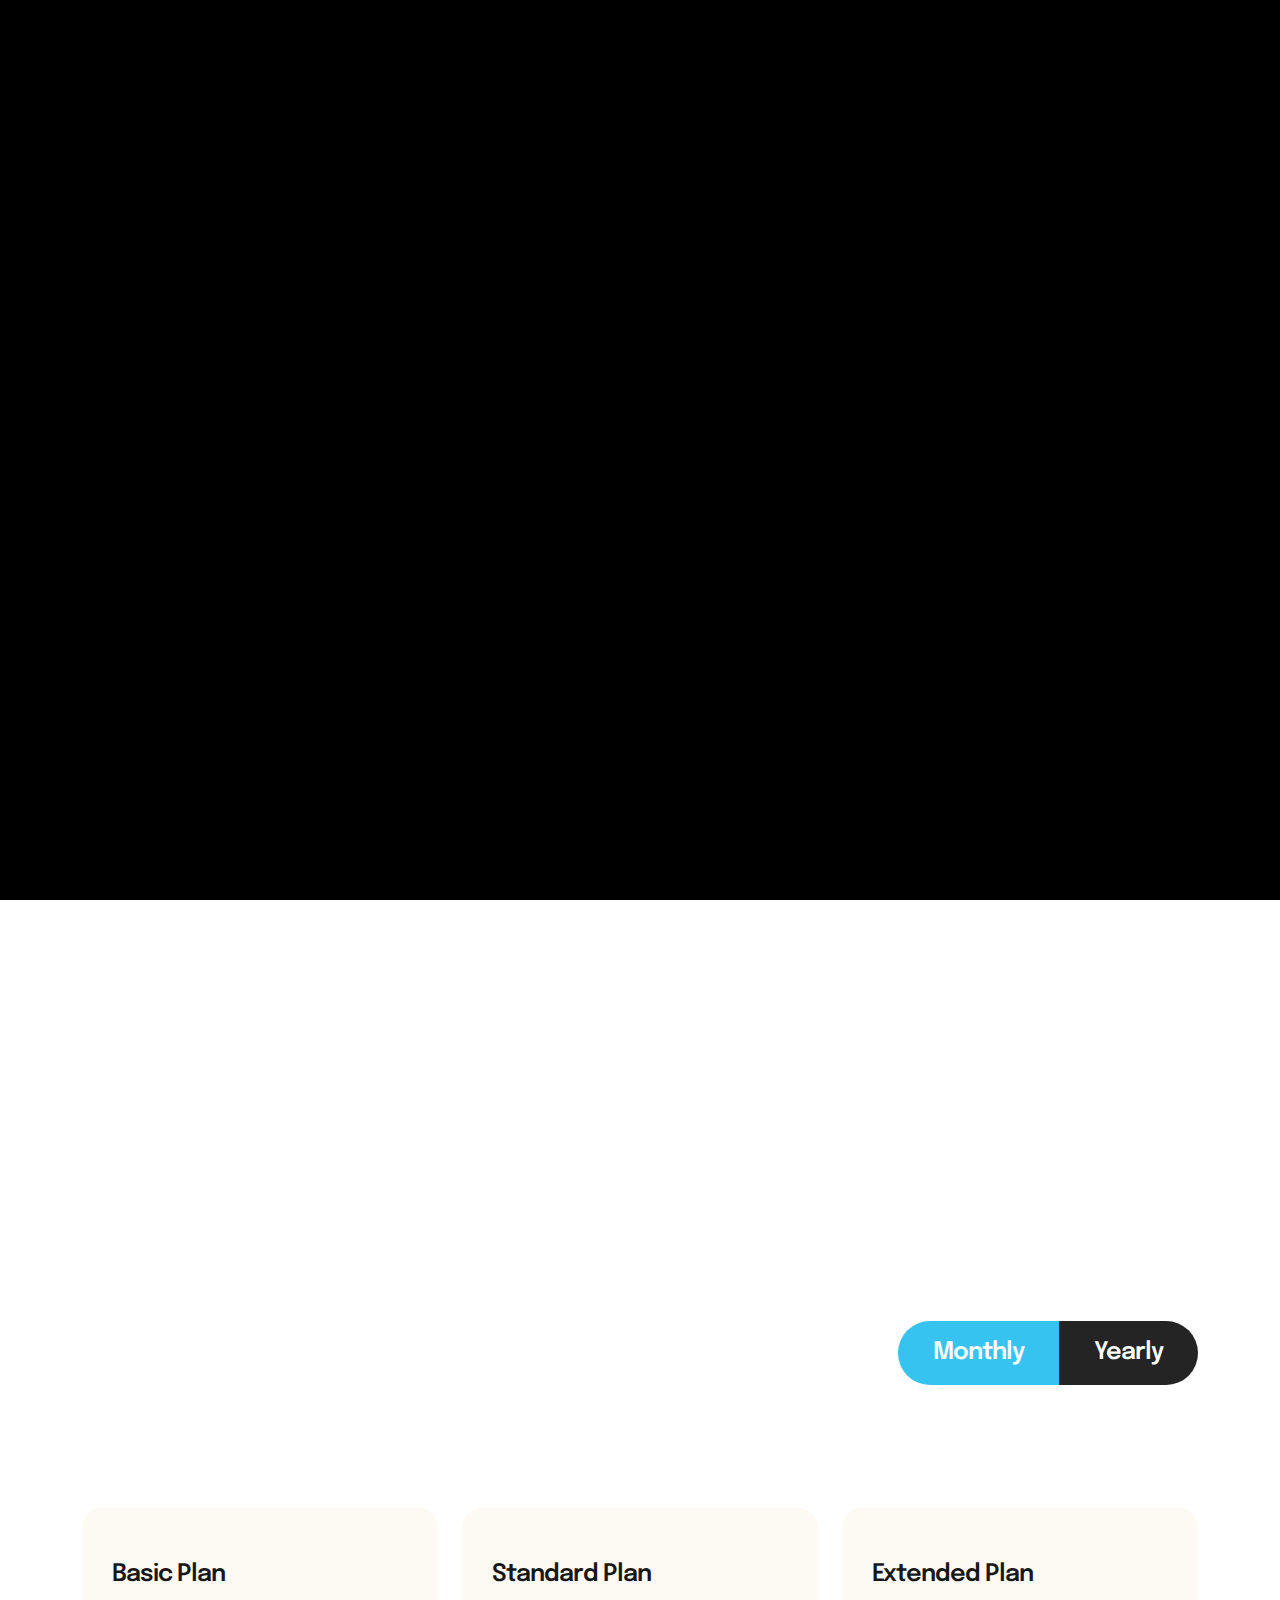
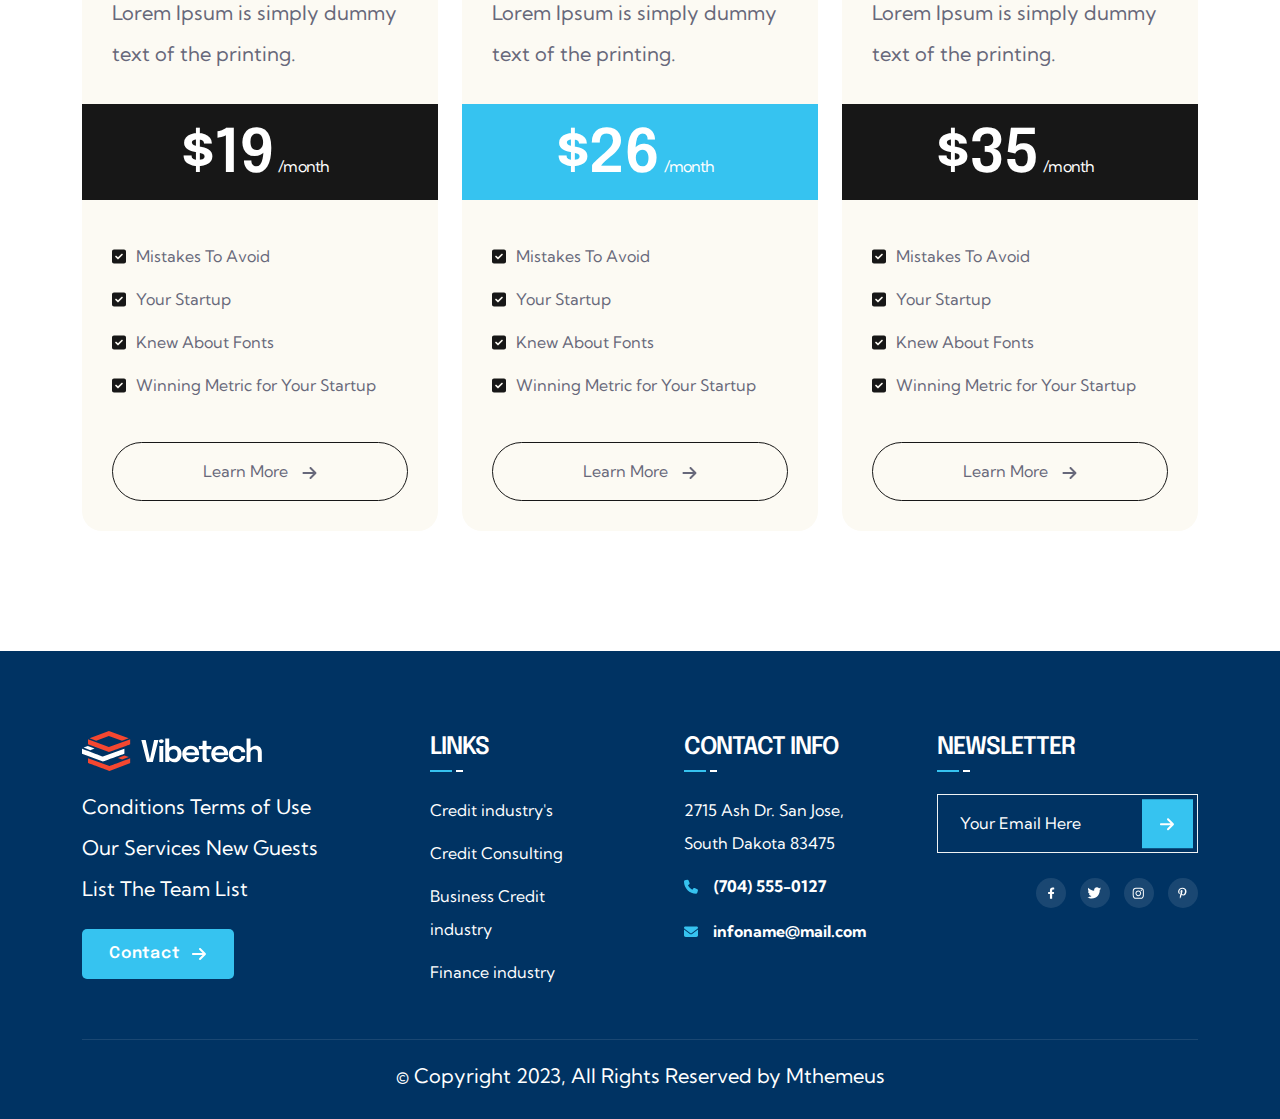
<file: service-three.html>
<!doctype html>
<html lang="en">

<head>
	<meta charset="UTF-8">
	<meta name="viewport" content="width=device-width, initial-scale=1.0, shrink-to-fit=no">
	<title>Vibetech - Creative Digital Agency HTML Template</title>

	<link rel="icon" href="assets/images/fav.png" type="image/gif" sizes="20x20">

	<!-- Box Icon CSS -->
	<link rel="stylesheet" href="assets/css/boxicons.min.css">
	<!-- Bootstrap Icon CSS -->
	<link rel="stylesheet" href="assets/css/bootstrap-icons.css">
	<!-- Swiper Carousel CSS -->
	<link rel="stylesheet" href="assets/css/swiper-bundle.min.css">
	<!-- Magnific Popup CSS -->
	<link rel="stylesheet" href="assets/css/magnific-popup.css">
	<!-- Odometer CSS -->
	<link rel="stylesheet" href="assets/css/odometer.css">
	<!-- Bootstrap CSS -->
	<link rel="stylesheet" href="assets/css/bootstrap.min.css">
	<link rel="stylesheet" href="assets/css/meanmenu.min.css">


	<!-- Main CSS -->
	<link rel="stylesheet" href="assets/css/style.css">
	<!-- Responsive CSS -->
	<link rel="stylesheet" href="assets/css/responsive.css">


</head>

<body>

	<div class="cursor d-none d-lg-block"></div>

	<!-- Preloader -->

	<div id="preloader">
		<div class="loader_line"></div>
	</div>

	<!-- Preloader End -->

	<!-- back to to button start-->
	<a href="#" id="scroll-top" class="back-to-top-btn"><i class="bi bi-arrow-up"></i></a>
	<!-- back to to button end-->


	<div id="smooth-wrapper">

		<!-- Header area -->
		<header>

			<!-- Menu -->

			<div class="menu-area menu-area-breadcrumb position-absolute">
				<div class="container">
					<div class="row align-items-center">
						<div class="col-lg-3 hamburger-menu position-relative">
							<div class="menu-logo-wrap">
								<a href="index.html"><img src="assets/images/logo-2.svg" alt=""></a>
							</div>
						</div>
						<div class="col-lg-9">
							<div class="nav-wrap d-flex justify-content-between align-items-center">
								<div class="mainmenu text-right">
									<ul>
										<li class="has-child-menu"><a href="javascript:void(0)">Home</a>
											<ul>
												<li><a href="index.html">Home Version 01</a></li>
												<li><a href="home-two.html">Home Version 02</a></li>
												<li><a href="home-three.html">Home Version 03</a></li>
											</ul>
										</li>
										<li><a href="about-us.html">About</a></li>
										<li class="has-child-menu"><a href="javascript:void(0)">Blog</a>
											<ul>
												<li><a href="blog-classic.html">Blog Classic</a></li>
												<li><a href="blog-details.html">Blog Details</a></li>
											</ul>
										</li>
										<li class="has-child-menu"><a href="javascript:void(0)">Pages</a>
											<ul>
												<li class="has-child-menu"><a href="javascript:void(0)">Service</a>
													<ul>
														<li><a href="service-one.html">Service One</a></li>
														<li><a href="service-two.html">Service Two</a></li>
														<li><a href="service-three.html">Service Three</a></li>
														<li><a href="service-details.html">Service Details</a></li>
													</ul>
												</li>
												<li class="has-child-menu"><a href="javascript:void(0)">Project</a>
													<ul>
														<li><a href="project.html">Project</a></li>
														<li><a href="project-details.html">Project Details</a></li>
													</ul>
												</li>
												<li><a href="faq.html">FAQ</a></li>
												<li><a href="team-details.html">Team Details</a></li>
											</ul>
										</li>
										<li><a href="contact.html">Contact</a></li>
									</ul>
									<div class="menu-btn-wrap flex-shrink-0 d-lg-none pb-5">
										<a class="common-btn ms-3 mt-4" href="contact.html">
											<span>
												Get a quote
												<svg width="15" height="14" viewBox="0 0 15 14" fill="none"
													xmlns="http://www.w3.org/2000/svg">
													<path
														d="M13.6875 7.71875L8.6875 12.7188C8.3125 13.125 7.65625 13.125 7.28125 12.7188C6.875 12.3438 6.875 11.6875 7.28125 11.3125L10.5625 8H1C0.4375 8 0 7.5625 0 7C0 6.46875 0.4375 6 1 6H10.5625L7.28125 2.71875C6.875 2.34375 6.875 1.6875 7.28125 1.3125C7.65625 0.90625 8.3125 0.90625 8.6875 1.3125L13.6875 6.3125C14.0938 6.6875 14.0938 7.34375 13.6875 7.71875Z"
														fill="currentColor" />
												</svg>
											</span>
										</a>
									</div>
								</div>
								<div class="menu-btn-wrap flex-shrink-0 d-none d-lg-block">
									<a class="common-btn " href="contact.html">
										<span>
											Get a quote
											<svg width="15" height="14" viewBox="0 0 15 14" fill="none"
												xmlns="http://www.w3.org/2000/svg">
												<path
													d="M13.6875 7.71875L8.6875 12.7188C8.3125 13.125 7.65625 13.125 7.28125 12.7188C6.875 12.3438 6.875 11.6875 7.28125 11.3125L10.5625 8H1C0.4375 8 0 7.5625 0 7C0 6.46875 0.4375 6 1 6H10.5625L7.28125 2.71875C6.875 2.34375 6.875 1.6875 7.28125 1.3125C7.65625 0.90625 8.3125 0.90625 8.6875 1.3125L13.6875 6.3125C14.0938 6.6875 14.0938 7.34375 13.6875 7.71875Z"
													fill="currentColor" />
											</svg>

										</span>
									</a>
								</div>
							</div>
						</div>
					</div>
				</div>
			</div>

			<!-- Menu end -->

		</header>
		<!-- Header area End -->

		<div id="smooth-content">

            <!-- Breadcrumb -->

            <div class="breadcrumb-area bg-color-black position-relative z-index-one">
                <div class="container">
                    <div class="row">
                        <div class="col-lg-12">
                            <div class="breadcrumb-info text-center">
                                <h1>Service</h1>
                                <p>
                                    <a href="index.html">Home</a>
                                    <svg width="9" height="13" viewBox="0 0 9 13" fill="none" xmlns="http://www.w3.org/2000/svg">
                                    <path d="M2 13C1.71875 13 1.46875 12.9062 1.28125 12.7188C0.875 12.3438 0.875 11.6875 1.28125 11.3125L5.5625 7L1.28125 2.71875C0.875 2.34375 0.875 1.6875 1.28125 1.3125C1.65625 0.90625 2.3125 0.90625 2.6875 1.3125L7.6875 6.3125C8.09375 6.6875 8.09375 7.34375 7.6875 7.71875L2.6875 12.7188C2.5 12.9062 2.25 13 2 13Z" fill="currentColor"/>
                                    </svg>
                                    Service
                                </p>
                            </div>
                        </div>
                    </div>
                </div>
				<img class="position-absolute z-index-minus-one start-0 bottom-0" src="assets/images/shape/breadcrumb-sp.png" alt="">
            </div>

            <!-- Breadcrumb End -->


			<!-- Service Three -->

			<section class="service-three-area pt-120">
				<div class="container">
					<div class="row justify-content-between">
						<div class="col-xxl-3 col-lg-4">
							<div class="section-title text-anim">
								<span>Best service</span>
								<h2>Building our Digital Success</h2>
							</div>
						</div>
						<div class="col-xl-8 col-lg-8 mobt-35">
							<div class="row">
								<div class="col-md-6 fade_left">
									<div class="service-three-box">
										<svg width="40" height="40" viewBox="0 0 40 40" fill="none" xmlns="http://www.w3.org/2000/svg">
											<g clip-path="url(#clip0_3909_57278)">
											<path d="M19.1666 26.668H20.8334V38.3348H19.1666V26.668ZM7.5 23.3348H32.5V25.0014H7.5V23.3348ZM35.8334 12.5014C33.5358 12.5014 31.6666 10.6322 31.6666 8.33484C31.6666 6.03719 33.5358 4.16797 35.8334 4.16797C38.1308 4.16797 40 6.03719 40 8.33484C40 10.6322 38.1308 12.5014 35.8334 12.5014ZM35.8334 5.83484C34.4549 5.83484 33.3334 6.95633 33.3334 8.33484C33.3334 9.71297 34.4549 10.8348 35.8334 10.8348C37.2116 10.8348 38.3334 9.71297 38.3334 8.33484C38.3334 6.95633 37.2116 5.83484 35.8334 5.83484Z" fill="currentColor"/>
											<path d="M27.5025 38.3348C27.3927 38.3348 27.2809 38.3137 27.1741 38.2671C26.7509 38.0855 26.5549 37.5957 26.7368 37.173L29.2368 31.3396C29.3009 31.1897 29.4077 31.0619 29.5438 30.9722C29.68 30.8825 29.8395 30.8347 30.0025 30.8348H35.8359C37.2141 30.8348 38.3359 29.713 38.3359 28.3348V17.5014C38.3359 16.5822 37.5883 15.8348 36.6691 15.8348H35.8359C35.2509 15.8348 34.7184 16.2216 34.0009 17.1716C33.1959 18.2348 30.7527 21.2346 30.6491 21.3613C30.5708 21.4571 30.4722 21.5344 30.3604 21.5874C30.2485 21.6405 30.1263 21.668 30.0025 21.668H25.8359C25.3758 21.668 25.0025 22.0415 25.0025 22.5014V24.168C25.0026 24.2774 24.9811 24.3859 24.9392 24.487C24.8974 24.5882 24.836 24.6801 24.7586 24.7575C24.6812 24.8349 24.5893 24.8963 24.4881 24.9381C24.3869 24.98 24.2785 25.0015 24.1691 25.0014C24.0596 25.0015 23.9512 24.98 23.8501 24.9381C23.7489 24.8963 23.657 24.8349 23.5797 24.7575C23.5023 24.6801 23.4409 24.5881 23.3991 24.487C23.3573 24.3858 23.3358 24.2774 23.3359 24.168V22.5014C23.3359 21.1229 24.4574 20.0014 25.8359 20.0014H29.6058C30.2625 19.193 32.0325 17.0098 32.6709 16.1656C33.375 15.2355 34.3698 14.168 35.8359 14.168H36.6691C38.5074 14.168 40.0025 15.663 40.0025 17.5014V28.3348C40.0025 30.6322 38.1333 32.5014 35.8359 32.5014H30.5518L28.2682 37.8298C28.1333 38.1456 27.8257 38.3348 27.5025 38.3348Z" fill="currentColor"/>
											<path d="M24.1688 38.332C24.0821 38.332 23.9931 38.3177 23.9055 38.2887C23.4697 38.1438 23.2331 37.672 23.3791 37.2343L26.1423 28.9437C26.5947 27.582 27.8663 26.6652 29.3041 26.6652H31.6688V24.1652C31.6688 23.7044 32.0415 23.332 32.5023 23.332C32.9631 23.332 33.3357 23.7044 33.3357 24.1652V27.4986C33.3358 27.6081 33.3143 27.7165 33.2724 27.8176C33.2306 27.9188 33.1692 28.0107 33.0918 28.0881C33.0144 28.1655 32.9225 28.2269 32.8213 28.2688C32.7202 28.3106 32.6117 28.3321 32.5023 28.332H29.304C28.5856 28.332 27.9497 28.7895 27.7238 29.4703L24.9598 37.762C24.9044 37.9279 24.7982 38.0722 24.6562 38.1745C24.5143 38.2768 24.3438 38.3319 24.1688 38.332Z" fill="currentColor"/>
											<path d="M32.4991 25.0014C32.3252 25.0014 32.15 24.9474 32.0002 24.8348C31.6318 24.5589 31.5567 24.0364 31.8332 23.669L34.3332 20.3355C34.6091 19.9672 35.1316 19.893 35.4993 20.169C35.8676 20.4448 35.9423 20.9673 35.6659 21.3347L33.1659 24.6681C33.0032 24.8863 32.7534 25.0014 32.4991 25.0014ZM4.16656 12.5014C1.86922 12.5014 0 10.6322 0 8.33484C0 6.03719 1.86922 4.16797 4.16656 4.16797C6.46422 4.16797 8.33344 6.03719 8.33344 8.33484C8.33344 10.6322 6.46422 12.5014 4.16656 12.5014ZM4.16656 5.83484C2.78844 5.83484 1.66656 6.95633 1.66656 8.33484C1.66656 9.71297 2.78844 10.8348 4.16656 10.8348C5.54508 10.8348 6.66656 9.71297 6.66656 8.33484C6.66656 6.95633 5.54508 5.83484 4.16656 5.83484ZM12.5 38.3348C12.1768 38.3348 11.8692 38.1456 11.7344 37.8298L9.45063 32.5014H4.16656C1.86922 32.5014 0 30.6322 0 28.3348V17.5014C0 15.663 1.49508 14.168 3.33344 14.168H4.16656C5.63266 14.168 6.62844 15.2355 7.33094 16.1656C7.97 17.0098 9.73906 19.193 10.3958 20.0014H14.1666C15.5451 20.0014 16.6666 21.1229 16.6666 22.5014V24.168C16.6666 24.6287 16.2934 25.0014 15.8334 25.0014C15.3733 25.0014 15 24.6287 15 24.168V22.5014C15 22.0415 14.6258 21.668 14.1666 21.668H10C9.74922 21.668 9.51266 21.5557 9.35422 21.3612C9.25078 21.2347 6.80664 18.2347 6.0025 17.1706C5.28414 16.2215 4.7525 15.8348 4.16656 15.8348H3.33344C2.41422 15.8348 1.66656 16.5822 1.66656 17.5014V28.3348C1.66656 29.713 2.78844 30.8348 4.16656 30.8348H10C10.163 30.8347 10.3225 30.8825 10.4586 30.9722C10.5947 31.0619 10.7015 31.1896 10.7656 31.3395L13.2656 37.173C13.4476 37.5957 13.2508 38.0855 12.8284 38.2671C12.7248 38.3121 12.613 38.3352 12.5 38.3348Z" fill="currentColor"/>
											<path d="M15.8309 38.332C15.656 38.3319 15.4855 38.2768 15.3435 38.1745C15.2016 38.0722 15.0954 37.9279 15.0399 37.762L12.2766 29.4709C12.1662 29.1391 11.954 28.8504 11.6702 28.646C11.3865 28.4416 11.0455 28.3317 10.6958 28.332H7.4975C7.03758 28.332 6.66406 27.9594 6.66406 27.4986V24.1652C6.66406 23.7044 7.03758 23.332 7.4975 23.332C7.95742 23.332 8.33094 23.7044 8.33094 24.1652V26.6652H10.6958C11.3955 26.6643 12.0777 26.8841 12.6454 27.2931C13.2131 27.7021 13.6375 28.2796 13.8583 28.9436L16.6216 37.2343C16.7675 37.671 16.5316 38.1437 16.0949 38.2887C16.0098 38.317 15.9207 38.3317 15.8309 38.332Z" fill="currentColor"/>
											<path d="M7.49864 25C7.3691 25.0001 7.2413 24.9701 7.1254 24.9123C7.00949 24.8544 6.90866 24.7703 6.8309 24.6667L4.3309 21.3333C4.05434 20.9659 4.1295 20.4434 4.49786 20.1676C4.8677 19.8916 5.38926 19.9659 5.6645 20.3341L8.1645 23.6676C8.44106 24.035 8.3659 24.5574 7.99755 24.8334C7.85376 24.9416 7.67863 25.0001 7.49864 25ZM26.6643 21.6666C26.5548 21.6667 26.4464 21.6452 26.3453 21.6034C26.2442 21.5615 26.1523 21.5002 26.0749 21.4228C25.9975 21.3454 25.9362 21.2535 25.8943 21.1524C25.8525 21.0513 25.831 20.9429 25.8311 20.8334V15C25.8311 13.1616 24.3361 11.6666 22.4977 11.6666H17.4977C15.6593 11.6666 14.1643 13.1616 14.1643 15V17.5C14.1643 17.9599 13.7911 18.3334 13.3311 18.3334C12.871 18.3334 12.4977 17.9599 12.4977 17.5V15C12.4977 12.2424 14.7401 10 17.4977 10H22.4977C25.2553 10 27.4977 12.2424 27.4977 15V20.8334C27.4977 21.2942 27.125 21.6666 26.6643 21.6666ZM19.9977 8.33344C17.7004 8.33344 15.8311 6.46422 15.8311 4.16656C15.8311 1.86922 17.7004 0 19.9977 0C22.295 0 24.1643 1.86922 24.1643 4.16656C24.1643 6.46422 22.295 8.33344 19.9977 8.33344ZM19.9977 1.66656C18.6192 1.66656 17.4977 2.78844 17.4977 4.16656C17.4977 5.54508 18.6192 6.66656 19.9977 6.66656C21.3762 6.66656 22.4977 5.54508 22.4977 4.16656C22.4977 2.78844 21.3762 1.66656 19.9977 1.66656Z" fill="currentColor"/>
											<path d="M19.1641 13.332H20.8309V14.9986H19.1641V13.332Z" fill="currentColor"/>
											</g>
											<defs>
											<clipPath id="clip0_3909_57278">
											<rect width="40" height="40" fill="white"/>
											</clipPath>
											</defs>
										</svg>
										<h2>Digital Boost</h2>
										<p>It is a long established fact that a reader design he will be distracted by the readable hkljklkl contend</p>
										<a class="d-flex align-items-center" href="service-details.html">
											Read More 
											<svg class="ms-2" width="15" height="14" viewBox="0 0 15 14" fill="none" xmlns="http://www.w3.org/2000/svg">
											<path d="M13.6875 7.71875L8.6875 12.7188C8.3125 13.125 7.65625 13.125 7.28125 12.7188C6.875 12.3438 6.875 11.6875 7.28125 11.3125L10.5625 8H1C0.4375 8 0 7.5625 0 7C0 6.46875 0.4375 6 1 6H10.5625L7.28125 2.71875C6.875 2.34375 6.875 1.6875 7.28125 1.3125C7.65625 0.90625 8.3125 0.90625 8.6875 1.3125L13.6875 6.3125C14.0938 6.6875 14.0938 7.34375 13.6875 7.71875Z" fill="currentColor"/>
											</svg>
										</a>
									</div>
								</div>
								<div class="col-md-6 fade_left">
									<div class="service-three-box">
										<svg width="40" height="40" viewBox="0 0 40 40" fill="none" xmlns="http://www.w3.org/2000/svg">
											<g clip-path="url(#clip0_3909_57305)">
											<path d="M10.0025 21.666H11.6691V38.3329H10.0025V21.666ZM3.33594 21.666H5.0025V38.3329H3.33594V21.666ZM6.66906 24.9995H8.33594V38.3329H6.66906V24.9995Z" fill="currentColor"/>
											<path d="M14.1666 25H10.8334V23.3334H13.3334V15C13.3334 13.1616 11.8384 11.6666 10 11.6666H5C3.16164 11.6666 1.66656 13.1616 1.66656 15V23.3334H4.16656V25H0.833438C0.373281 25 0 24.6273 0 24.1666V15C0 12.2424 2.24242 10 5 10H10C12.7576 10 15 12.2424 15 15V24.1666C15 24.6273 14.6268 25 14.1666 25ZM7.5 8.33344C5.20266 8.33344 3.33344 6.46422 3.33344 4.16656C3.33344 1.86922 5.20266 0 7.5 0C9.79734 0 11.6666 1.86922 11.6666 4.16656C11.6666 6.46422 9.79734 8.33344 7.5 8.33344ZM7.5 1.66656C6.12148 1.66656 5 2.78844 5 4.16656C5 5.54508 6.12148 6.66656 7.5 6.66656C8.87852 6.66656 10 5.54508 10 4.16656C10 2.78844 8.87852 1.66656 7.5 1.66656Z" fill="currentColor"/>
											<path d="M6.66406 13.334H8.33094V15.0005H6.66406V13.334ZM16.6641 15.0005H18.3309V16.6671H16.6641V15.0005ZM16.6641 18.334H18.3309V20.0005H16.6641V18.334ZM16.6641 21.6671H18.3309V23.334H16.6641V21.6671ZM32.4966 33.334C32.3192 33.334 32.1408 33.2781 31.9891 33.1606C30.9634 32.3705 29.5383 31.5515 27.8702 30.7922C25.5584 29.7289 23.1249 29.1671 20.8309 29.1671H19.1641C18.7041 29.1671 18.3309 28.7948 18.3309 28.334C18.3309 27.8732 18.7041 27.5005 19.1641 27.5005H20.8309C23.3642 27.5005 26.0376 28.1148 28.5626 29.2773C30.3673 30.0979 31.8634 30.9613 33.0059 31.8405C33.3709 32.1215 33.4384 32.644 33.1576 33.009C32.994 33.2223 32.7466 33.334 32.4966 33.334H32.4966Z" fill="currentColor"/>
											<path d="M20.8334 38.3334C20.3733 38.3334 20 37.9608 20 37.5C20 37.0392 20.3732 36.6666 20.8334 36.6666C23.3709 36.6666 25.8383 34.0798 27.435 29.7448C27.5177 29.5114 27.5983 29.2772 27.6767 29.0423C28.6517 26.1441 29.1666 22.7283 29.1666 19.1666C29.1666 15.3101 28.5675 11.6516 27.4359 8.58922C25.8392 4.25414 23.3709 1.66656 20.8334 1.66656C20.3733 1.66656 20 1.29336 20 0.833438C20 0.373281 20.3732 0 20.8334 0C24.1477 0 27.1234 2.91992 28.9991 8.01172C30.1984 11.2567 30.8334 15.1151 30.8334 19.1666C30.8334 22.9074 30.2884 26.5066 29.2566 29.5734C29.1738 29.8205 29.0888 30.0669 29.0018 30.3125C27.1234 35.4133 24.1477 38.3334 20.8334 38.3334Z" fill="currentColor"/>
											<path d="M20 0.833984H21.6666V37.5005H20V0.833984Z" fill="currentColor"/>
											<path d="M35.8334 20.0005H20.8334C20.3733 20.0005 20 19.6273 20 19.1671C20 18.7072 20.3732 18.334 20.8334 18.334H35.8334C36.2942 18.334 36.6666 18.7072 36.6666 19.1671C36.6666 19.6273 36.2942 20.0005 35.8334 20.0005Z" fill="currentColor"/>
											<path d="M20.8359 38.3334H19.1691C18.7091 38.3334 18.3359 37.9608 18.3359 37.5C18.3359 37.0392 18.7091 36.6666 19.1691 36.6666H20.8359C30.485 36.6666 38.3359 28.8159 38.3359 19.1666C38.3359 9.51656 30.485 1.66656 20.8359 1.66656H19.1691C18.7091 1.66656 18.3359 1.29336 18.3359 0.833438C18.3359 0.373281 18.7091 0 19.1691 0H20.8359C31.4051 0 40.0025 8.59836 40.0025 19.1666C40.0025 29.7357 31.4051 38.3334 20.8359 38.3334Z" fill="currentColor"/>
											<path d="M20.8359 10.8333H19.1691C18.7091 10.8333 18.3359 10.4598 18.3359 9.9999C18.3359 9.53997 18.7091 9.16646 19.1691 9.16646H20.8359C23.1291 9.16646 25.5625 8.60497 27.8709 7.54232C29.5691 6.76904 30.9549 5.97247 31.9935 5.17232C32.3584 4.89247 32.8816 4.96083 33.1616 5.32396C33.2285 5.41067 33.2775 5.5097 33.3061 5.61539C33.3346 5.72108 33.3421 5.83135 33.328 5.93992C33.3139 6.04849 33.2786 6.15322 33.2241 6.24813C33.1695 6.34304 33.0968 6.42629 33.0101 6.4931C31.8708 7.37083 30.3752 8.23325 28.5633 9.0581C26.0416 10.219 23.3683 10.8333 20.8359 10.8333Z" fill="currentColor"/>
											</g>
											<defs>
											<clipPath id="clip0_3909_57305">
											<rect width="40" height="40" fill="white"/>
											</clipPath>
											</defs>
										</svg>
										<h2>Social Magnet</h2>
										<p>It is a long established fact that a reader design he will be distracted by the readable hkljklkl contend</p>
										<a class="d-flex align-items-center" href="service-details.html">
											Read More 
											<svg class="ms-2" width="15" height="14" viewBox="0 0 15 14" fill="none" xmlns="http://www.w3.org/2000/svg">
											<path d="M13.6875 7.71875L8.6875 12.7188C8.3125 13.125 7.65625 13.125 7.28125 12.7188C6.875 12.3438 6.875 11.6875 7.28125 11.3125L10.5625 8H1C0.4375 8 0 7.5625 0 7C0 6.46875 0.4375 6 1 6H10.5625L7.28125 2.71875C6.875 2.34375 6.875 1.6875 7.28125 1.3125C7.65625 0.90625 8.3125 0.90625 8.6875 1.3125L13.6875 6.3125C14.0938 6.6875 14.0938 7.34375 13.6875 7.71875Z" fill="currentColor"/>
											</svg>
										</a>
									</div>
								</div>
								<div class="col-md-6 fade_left">
									<div class="service-three-box">
										<svg width="40" height="40" viewBox="0 0 40 40" fill="none" xmlns="http://www.w3.org/2000/svg">
											<g clip-path="url(#clip0_3909_57293)">
											<path d="M10.8359 23.3334C10.3758 23.3334 10.0025 22.9608 10.0025 22.5V14.1666C10.0025 13.7066 10.3757 13.3334 10.8359 13.3334C11.2959 13.3334 11.6691 13.7066 11.6691 14.1666V22.5C11.6691 22.9608 11.2959 23.3334 10.8359 23.3334ZM7.5025 8.33344C5.20516 8.33344 3.33594 6.46422 3.33594 4.16656C3.33594 1.86922 5.20516 0 7.5025 0C9.79984 0 11.6691 1.86922 11.6691 4.16656C11.6691 6.46422 9.79984 8.33344 7.5025 8.33344ZM7.5025 1.66656C6.12398 1.66656 5.0025 2.78844 5.0025 4.16656C5.0025 5.54508 6.12398 6.66656 7.5025 6.66656C8.88102 6.66656 10.0025 5.54508 10.0025 4.16656C10.0025 2.78844 8.88102 1.66656 7.5025 1.66656ZM6.66906 13.3334H8.33594V15H6.66906V13.3334Z" fill="currentColor"/>
											<path d="M0.833438 23.3334C0.373281 23.3334 0 22.9608 0 22.5V15C0 12.2424 2.24242 10 5 10H23.3334C23.7942 10 24.1666 10.3732 24.1666 10.8334V14.1666C24.1666 14.6267 23.7942 15 23.3334 15H10.8334C10.3733 15 10 14.6268 10 14.1666C10 13.7066 10.3732 13.3334 10.8334 13.3334H22.5V11.6666H5C3.16164 11.6666 1.66656 13.1616 1.66656 15V22.5C1.66656 22.9608 1.29336 23.3334 0.833438 23.3334Z" fill="currentColor"/>
											<path d="M4.16656 23.3334C3.70664 23.3334 3.33344 22.9608 3.33344 22.5V20C3.33344 19.5401 3.70664 19.1666 4.16656 19.1666C4.62672 19.1666 5 19.5401 5 20V22.5C5 22.9608 4.6268 23.3334 4.16656 23.3334ZM6.66656 31.6666C4.8282 31.6666 3.33344 30.1718 3.33344 28.3334C3.33344 26.4951 4.8282 25 6.66656 25C8.50492 25 10 26.4951 10 28.3334C10 30.1718 8.50492 31.6666 6.66656 31.6666ZM6.66656 26.6666C5.74734 26.6666 5 27.4142 5 28.3334C5 29.2527 5.74734 30 6.66656 30C7.58578 30 8.33344 29.2527 8.33344 28.3334C8.33344 27.4142 7.58578 26.6666 6.66656 26.6666ZM10.8334 40H0.833438C0.373281 40 0 39.6273 0 39.1666V37.5C0 36.3877 0.433359 35.3418 1.22008 34.5541C2.00742 33.7674 3.05422 33.3334 4.16656 33.3334H9.16656C10.2802 33.3334 11.3266 33.7674 12.1134 34.5541C12.4384 34.881 12.4384 35.4074 12.1124 35.7334C11.7868 36.0584 11.2591 36.0574 10.9341 35.7324C10.4627 35.26 9.83492 35 9.16656 35H4.16656C3.49914 35 2.87172 35.2609 2.3993 35.7324C1.92664 36.2051 1.66656 36.8326 1.66656 37.5V38.3334H10.8334C11.2934 38.3334 11.6666 38.7058 11.6666 39.1666C11.6666 39.6273 11.2934 40 10.8334 40ZM20 31.6666C18.1616 31.6666 16.6666 30.1718 16.6666 28.3334C16.6666 26.4951 18.1616 25 20 25C21.8384 25 23.3334 26.4951 23.3334 28.3334C23.3334 30.1718 21.8384 31.6666 20 31.6666ZM20 26.6666C19.0808 26.6666 18.3334 27.4142 18.3334 28.3334C18.3334 29.2527 19.0808 30 20 30C20.9192 30 21.6666 29.2527 21.6666 28.3334C21.6666 27.4142 20.9192 26.6666 20 26.6666ZM25.8334 40H14.1666C13.7066 40 13.3334 39.6273 13.3334 39.1666V37.5C13.3334 36.3877 13.7668 35.3418 14.5532 34.5541C15.3409 33.7674 16.3876 33.3334 17.5 33.3334H22.5C23.6133 33.3334 24.66 33.7674 25.4468 34.5541C26.2326 35.3409 26.6666 36.3877 26.6666 37.5V39.1666C26.6667 39.276 26.6452 39.3844 26.6034 39.4856C26.5616 39.5867 26.5002 39.6786 26.4228 39.7561C26.3455 39.8335 26.2536 39.8949 26.1524 39.9367C26.0513 39.9786 25.9429 40.0001 25.8334 40ZM15 38.3334H25V37.5C25 36.8326 24.7391 36.2042 24.2676 35.7324C23.7957 35.26 23.1684 35 22.5 35H17.5C16.8326 35 16.2052 35.2609 15.7324 35.7324C15.26 36.2051 15 36.8326 15 37.5V38.3334ZM33.3334 31.6666C31.4951 31.6666 30 30.1718 30 28.3334C30 26.4951 31.4951 25 33.3334 25C35.1718 25 36.6666 26.4951 36.6666 28.3334C36.6666 30.1718 35.1718 31.6666 33.3334 31.6666ZM33.3334 26.6666C32.4142 26.6666 31.6666 27.4142 31.6666 28.3334C31.6666 29.2527 32.4142 30 33.3334 30C34.2527 30 35 29.2527 35 28.3334C35 27.4142 34.2527 26.6666 33.3334 26.6666ZM39.1666 40H29.1666C29.0571 40.0001 28.9487 39.9786 28.8476 39.9367C28.7464 39.8949 28.6545 39.8335 28.5772 39.7561C28.4998 39.6786 28.4384 39.5867 28.3966 39.4856C28.3548 39.3844 28.3333 39.276 28.3334 39.1666C28.3333 39.0571 28.3548 38.9487 28.3966 38.8476C28.4385 38.7465 28.4998 38.6546 28.5772 38.5772C28.6546 38.4998 28.7465 38.4385 28.8476 38.3966C28.9487 38.3548 29.0571 38.3333 29.1666 38.3334H38.3334V37.5C38.3334 36.8326 38.0725 36.2042 37.6007 35.7324C37.1292 35.26 36.5018 35 35.8334 35H30.8334C30.1657 35 29.5373 35.2609 29.0659 35.7324C28.9886 35.8099 28.8967 35.8714 28.7956 35.9133C28.6945 35.9553 28.5862 35.9769 28.4767 35.9769C28.3673 35.9769 28.2589 35.9553 28.1578 35.9133C28.0567 35.8714 27.9649 35.8099 27.8876 35.7324C27.8101 35.6551 27.7486 35.5633 27.7067 35.4622C27.6647 35.3611 27.6431 35.2527 27.6431 35.1433C27.6431 35.0338 27.6647 34.9255 27.7067 34.8244C27.7486 34.7233 27.8101 34.6314 27.8876 34.5541C28.6743 33.7674 29.7208 33.3334 30.8334 33.3334H35.8334C36.9467 33.3334 37.9934 33.7674 38.7799 34.5541C39.5656 35.3409 40 36.3877 40 37.5V39.1666C40.0001 39.276 39.9786 39.3844 39.9367 39.4856C39.8949 39.5868 39.8335 39.6787 39.7561 39.7561C39.6787 39.8335 39.5868 39.8949 39.4856 39.9367C39.3844 39.9786 39.276 40.0001 39.1666 40ZM37.5 23.3334H14.1666C13.7066 23.3334 13.3334 22.9608 13.3334 22.5C13.3334 22.0392 13.7066 21.6666 14.1666 21.6666H37.5C37.9599 21.6666 38.3334 21.2934 38.3334 20.8334V2.5C38.3334 2.0407 37.9599 1.66656 37.5 1.66656H14.1666C13.7066 1.66656 13.3334 1.29336 13.3334 0.833438C13.3334 0.373281 13.7066 0 14.1666 0H37.5C38.8785 0 40 1.12148 40 2.5V20.8334C40 22.2116 38.8785 23.3334 37.5 23.3334Z" fill="currentColor"/>
											<path d="M35.8359 19.9986H14.1691C13.7091 19.9986 13.3359 19.6254 13.3359 19.1652C13.3359 18.7052 13.7091 18.332 14.1691 18.332H35.8359C36.2967 18.332 36.6691 18.7052 36.6691 19.1652C36.6691 19.6253 36.2967 19.9986 35.8359 19.9986ZM20.0025 3.33203H21.6691V4.99859H20.0025V3.33203ZM16.6691 3.33203H18.3359V4.99859H16.6691V3.33203ZM13.3359 3.33203H15.0025V4.99859H13.3359V3.33203Z" fill="currentColor"/>
											</g>
											<defs>
											<clipPath id="clip0_3909_57293">
											<rect width="40" height="40" fill="white"/>
											</clipPath>
											</defs>
										</svg>
										<h2>Brand Revive</h2>
										<p>It is a long established fact that a reader design he will be distracted by the readable hkljklkl contend</p>
										<a class="d-flex align-items-center" href="service-details.html">
											Read More 
											<svg class="ms-2" width="15" height="14" viewBox="0 0 15 14" fill="none" xmlns="http://www.w3.org/2000/svg">
											<path d="M13.6875 7.71875L8.6875 12.7188C8.3125 13.125 7.65625 13.125 7.28125 12.7188C6.875 12.3438 6.875 11.6875 7.28125 11.3125L10.5625 8H1C0.4375 8 0 7.5625 0 7C0 6.46875 0.4375 6 1 6H10.5625L7.28125 2.71875C6.875 2.34375 6.875 1.6875 7.28125 1.3125C7.65625 0.90625 8.3125 0.90625 8.6875 1.3125L13.6875 6.3125C14.0938 6.6875 14.0938 7.34375 13.6875 7.71875Z" fill="currentColor"/>
											</svg>
										</a>
									</div>
								</div>
								<div class="col-md-6 fade_left">
									<div class="service-three-box">
										<svg width="40" height="40" viewBox="0 0 40 40" fill="none" xmlns="http://www.w3.org/2000/svg">
											<g clip-path="url(#clip0_3909_57321)">
											<path d="M29.1691 40C29.0596 40.0001 28.9512 39.9786 28.8501 39.9367C28.7489 39.8949 28.657 39.8335 28.5797 39.7561C28.5023 39.6786 28.4409 39.5867 28.3991 39.4856C28.3573 39.3844 28.3358 39.276 28.3359 39.1666C28.3358 39.0571 28.3573 38.9487 28.3991 38.8476C28.441 38.7465 28.5023 38.6546 28.5797 38.5772C28.6571 38.4998 28.749 38.4385 28.8501 38.3966C28.9512 38.3548 29.0596 38.3333 29.1691 38.3334C29.8368 38.3334 30.4652 38.0725 30.9366 37.6007C31.4085 37.1292 31.6691 36.5009 31.6691 35.8334V4.16656C31.6691 3.25352 31.9617 2.38406 32.5016 1.66656H7.5025C6.8357 1.66656 6.20766 1.92656 5.7343 2.3993C5.26344 2.87172 5.0025 3.5 5.0025 4.16656V31.6666C5.0025 32.1273 4.6293 32.5 4.16906 32.5C3.70914 32.5 3.33594 32.1273 3.33594 31.6666V4.16656C3.33594 3.05508 3.7693 2.00836 4.5557 1.22008C5.34492 0.433359 6.39078 0 7.5025 0H35.8359C36.2967 0 36.6691 0.373203 36.6691 0.833438C36.6691 1.29336 36.2967 1.66656 35.8359 1.66656C35.1682 1.66656 34.5408 1.92656 34.0674 2.3993C33.5966 2.87078 33.3359 3.49914 33.3359 4.16656V35.8334C33.3359 36.9458 32.9016 37.9926 32.1149 38.7793C31.3283 39.5657 30.2817 40 29.1691 40Z" fill="currentColor"/>
											<path d="M29.1666 40H4.16656C1.86922 40 0 38.1308 0 35.8334V35C0 34.5392 0.373203 34.1666 0.833438 34.1666H25.8334C26.2942 34.1666 26.6666 34.5392 26.6666 35V35.8334C26.6666 37.2116 27.7884 38.3334 29.1666 38.3334C29.276 38.3333 29.3844 38.3548 29.4856 38.3966C29.5867 38.4384 29.6786 38.4998 29.7561 38.5772C29.8335 38.6545 29.8949 38.7464 29.9367 38.8476C29.9786 38.9487 30.0001 39.0571 30 39.1666C30.0001 39.276 29.9786 39.3844 29.9367 39.4856C29.8949 39.5868 29.8335 39.6787 29.7561 39.7561C29.6787 39.8335 29.5868 39.8949 29.4856 39.9367C29.3844 39.9786 29.276 40.0001 29.1666 40ZM1.66656 35.8334C1.66656 37.2116 2.78844 38.3334 4.16656 38.3334H25.835C25.2921 37.6131 24.999 36.7354 25 35.8334H1.66656ZM39.1666 5.83344H35.8334C35.3727 5.83344 35 5.45992 35 5C35 4.54008 35.3727 4.16656 35.8334 4.16656H38.3334C38.3334 2.78844 37.2116 1.66656 35.8334 1.66656C35.3727 1.66656 35 1.29336 35 0.833438C35 0.373281 35.3727 0 35.8334 0C38.1308 0 40 1.86922 40 4.16656V5C40 5.45992 39.6273 5.83344 39.1666 5.83344ZM14.1666 12.5C12.3282 12.5 10.8334 11.0049 10.8334 9.16656V7.5C10.8334 5.66164 12.3282 4.16656 14.1666 4.16656C16.0049 4.16656 17.5 5.66164 17.5 7.5V9.16656C17.5 11.0049 16.0049 12.5 14.1666 12.5ZM14.1666 5.83344C13.2473 5.83344 12.5 6.58078 12.5 7.5V9.16656C12.5 10.0858 13.2473 10.8334 14.1666 10.8334C15.0858 10.8334 15.8334 10.0858 15.8334 9.16656V7.5C15.8334 6.58078 15.0858 5.83344 14.1666 5.83344ZM20 20.8334C19.5401 20.8334 19.1666 20.4599 19.1666 20V18.3334C19.1666 17.6657 18.9066 17.0383 18.4341 16.5659C17.9627 16.0934 17.3343 15.8334 16.6666 15.8334H11.6666C10.9991 15.8334 10.3717 16.0934 9.8993 16.5659C9.42664 17.0383 9.16656 17.6657 9.16656 18.3334V19.1666H16.6666C17.1267 19.1666 17.5 19.5401 17.5 20C17.5 20.4599 17.1268 20.8334 16.6666 20.8334H8.33344C7.87328 20.8334 7.5 20.4599 7.5 20V18.3334C7.5 17.2217 7.93336 16.1749 8.72008 15.3876C9.50836 14.5999 10.5551 14.1666 11.6666 14.1666H16.6666C17.7802 14.1666 18.8257 14.6009 19.6134 15.3876C20.4001 16.1749 20.8334 17.2216 20.8334 18.3334V20C20.8334 20.4599 20.4599 20.8334 20 20.8334ZM7.5 30.8334H9.16656V32.5H7.5V30.8334ZM10.8334 25.8334H12.5V32.5H10.8334V25.8334ZM14.1666 27.5H15.8334V32.5H14.1666V27.5ZM17.5 24.1666H19.1666V32.5H17.5V24.1666ZM20.8334 29.1666H22.5V32.5H20.8334V29.1666ZM24.1666 25H25.8334V32.5H24.1666V25ZM27.5 23.3334H29.1666V32.5H27.5V23.3334ZM27.5 4.16656H29.1666V5.83344H27.5V4.16656ZM24.1666 4.16656H25.8334V5.83344H24.1666V4.16656ZM20.8334 4.16656H22.5V5.83344H20.8334V4.16656ZM20.8334 7.5H29.1666V9.16656H20.8334V7.5ZM20.8334 10.8334H25.8334V12.5H20.8334V10.8334Z" fill="currentColor"/>
											</g>
											<defs>
											<clipPath id="clip0_3909_57321">
											<rect width="40" height="40" fill="white"/>
											</clipPath>
											</defs>
										</svg>
										<h2>Design Fusion</h2>
										<p>It is a long established fact that a reader design he will be distracted by the readable hkljklkl contend</p>
										<a class="d-flex align-items-center" href="service-details.html">
											Read More 
											<svg class="ms-2" width="15" height="14" viewBox="0 0 15 14" fill="none" xmlns="http://www.w3.org/2000/svg">
											<path d="M13.6875 7.71875L8.6875 12.7188C8.3125 13.125 7.65625 13.125 7.28125 12.7188C6.875 12.3438 6.875 11.6875 7.28125 11.3125L10.5625 8H1C0.4375 8 0 7.5625 0 7C0 6.46875 0.4375 6 1 6H10.5625L7.28125 2.71875C6.875 2.34375 6.875 1.6875 7.28125 1.3125C7.65625 0.90625 8.3125 0.90625 8.6875 1.3125L13.6875 6.3125C14.0938 6.6875 14.0938 7.34375 13.6875 7.71875Z" fill="currentColor"/>
											</svg>
										</a>
									</div>
								</div>
							</div>
						</div>
					</div>
				</div>
			</section>

			<!-- Service Three End -->
            

			<!-- Price -->

			<section class="price-area pb-96">
				<div class="container">
					<div class="row justify-content-between align-items-center">
						<div class="col-xxl-4 col-lg-5">
							<div class="section-title text-center text-lg-start title-anim">
								<span>pricing action</span>
								<h2>Your business our passion</h2>
							</div>
						</div>
						<div class="col-xxl-8 col-lg-7 d-flex justify-content-lg-end justify-content-center mobt-24">
							<ul class="nav nav-pills price-tab-btn" id="pills-tab" role="tablist">
								<li class="nav-item" role="presentation">
								  <button class="nav-link active" id="pills-home-tab" data-bs-toggle="pill" data-bs-target="#pills-home" type="button" role="tab" aria-controls="pills-home" aria-selected="true">Monthly</button>
								</li>
								<li class="nav-item" role="presentation">
								  <button class="nav-link" id="pills-profile-tab" data-bs-toggle="pill" data-bs-target="#pills-profile" type="button" role="tab" aria-controls="pills-profile" aria-selected="false">Yearly</button>
								</li>
							</ul>
						</div>
					</div>
					<div class="row mt-60">
						<div class="col-lg-12">
							<div class="tab-content" id="pills-tabContent">
								<div class="tab-pane fade show active" id="pills-home" role="tabpanel" aria-labelledby="pills-home-tab">
									<div class="row">
										<div class="col-lg-4 col-md-6">
											<div class="price-box-wrap bg-color-of-white">
												<div class="price-desc">
													<h2>Basic Plan</h2>
													<p>Lorem Ipsum is simply dummy text of the printing.</p>
												</div>
												<div class="price-tag">
													<h2>$19 <sub>/month</sub></h2>
												</div>
												<div class="price-info">
													<ul>
														<li>
															<svg width="14" height="15" viewBox="0 0 14 15" fill="none" xmlns="http://www.w3.org/2000/svg">
															<path d="M12 0.496094C13.0938 0.496094 14 1.40234 14 2.49609V12.4961C14 13.6211 13.0938 14.4961 12 14.4961H2C0.875 14.4961 0 13.6211 0 12.4961V2.49609C0 1.40234 0.875 0.496094 2 0.496094H12ZM10.5938 6.12109C10.9375 5.77734 10.9375 5.24609 10.5938 4.90234C10.25 4.55859 9.71875 4.55859 9.375 4.90234L6 8.27734L4.59375 6.90234C4.25 6.55859 3.71875 6.55859 3.375 6.90234C3.03125 7.24609 3.03125 7.77734 3.375 8.12109L5.375 10.1211C5.71875 10.4648 6.25 10.4648 6.59375 10.1211L10.5938 6.12109Z" fill="#171717"/>
															</svg>
															Mistakes To Avoid
														</li>
														<li>
															<svg width="14" height="15" viewBox="0 0 14 15" fill="none" xmlns="http://www.w3.org/2000/svg">
															<path d="M12 0.496094C13.0938 0.496094 14 1.40234 14 2.49609V12.4961C14 13.6211 13.0938 14.4961 12 14.4961H2C0.875 14.4961 0 13.6211 0 12.4961V2.49609C0 1.40234 0.875 0.496094 2 0.496094H12ZM10.5938 6.12109C10.9375 5.77734 10.9375 5.24609 10.5938 4.90234C10.25 4.55859 9.71875 4.55859 9.375 4.90234L6 8.27734L4.59375 6.90234C4.25 6.55859 3.71875 6.55859 3.375 6.90234C3.03125 7.24609 3.03125 7.77734 3.375 8.12109L5.375 10.1211C5.71875 10.4648 6.25 10.4648 6.59375 10.1211L10.5938 6.12109Z" fill="#171717"/>
															</svg>
															Your Startup
														</li>
														<li>
															<svg width="14" height="15" viewBox="0 0 14 15" fill="none" xmlns="http://www.w3.org/2000/svg">
															<path d="M12 0.496094C13.0938 0.496094 14 1.40234 14 2.49609V12.4961C14 13.6211 13.0938 14.4961 12 14.4961H2C0.875 14.4961 0 13.6211 0 12.4961V2.49609C0 1.40234 0.875 0.496094 2 0.496094H12ZM10.5938 6.12109C10.9375 5.77734 10.9375 5.24609 10.5938 4.90234C10.25 4.55859 9.71875 4.55859 9.375 4.90234L6 8.27734L4.59375 6.90234C4.25 6.55859 3.71875 6.55859 3.375 6.90234C3.03125 7.24609 3.03125 7.77734 3.375 8.12109L5.375 10.1211C5.71875 10.4648 6.25 10.4648 6.59375 10.1211L10.5938 6.12109Z" fill="#171717"/>
															</svg>
															Knew About Fonts
														</li>
														<li>
															<svg width="14" height="15" viewBox="0 0 14 15" fill="none" xmlns="http://www.w3.org/2000/svg">
															<path d="M12 0.496094C13.0938 0.496094 14 1.40234 14 2.49609V12.4961C14 13.6211 13.0938 14.4961 12 14.4961H2C0.875 14.4961 0 13.6211 0 12.4961V2.49609C0 1.40234 0.875 0.496094 2 0.496094H12ZM10.5938 6.12109C10.9375 5.77734 10.9375 5.24609 10.5938 4.90234C10.25 4.55859 9.71875 4.55859 9.375 4.90234L6 8.27734L4.59375 6.90234C4.25 6.55859 3.71875 6.55859 3.375 6.90234C3.03125 7.24609 3.03125 7.77734 3.375 8.12109L5.375 10.1211C5.71875 10.4648 6.25 10.4648 6.59375 10.1211L10.5938 6.12109Z" fill="#171717"/>
															</svg>
															Winning Metric for Your Startup
														</li>
													</ul>
													<a class="d-inline-block w-100 text-center price-btn" href="contact.html">Learn More <svg width="15" height="13" viewBox="0 0 15 13" fill="none" xmlns="http://www.w3.org/2000/svg">
														<path d="M14.1875 7.71484L9.1875 12.7148C9 12.9023 8.75 12.9961 8.5 12.9961C8.21875 12.9961 7.96875 12.9023 7.78125 12.7148C7.375 12.3398 7.375 11.6836 7.78125 11.3086L11.0625 7.99609H1.5C0.9375 7.99609 0.5 7.55859 0.5 6.99609C0.5 6.46484 0.9375 5.99609 1.5 5.99609H11.0625L7.78125 2.71484C7.375 2.33984 7.375 1.68359 7.78125 1.30859C8.15625 0.902344 8.8125 0.902344 9.1875 1.30859L14.1875 6.30859C14.5938 6.68359 14.5938 7.33984 14.1875 7.71484Z" fill="currentColor"/>
														</svg>
													</a>
												</div>
											</div>
										</div>
										<div class="col-lg-4 col-md-6">
											<div class="price-box-wrap standard bg-color-of-white">
												<div class="price-desc">
													<h2>Standard Plan</h2>
													<p>Lorem Ipsum is simply dummy text of the printing.</p>
												</div>
												<div class="price-tag">
													<h2>$26 <sub>/month</sub></h2>
												</div>
												<div class="price-info">
													<ul>
														<li>
															<svg width="14" height="15" viewBox="0 0 14 15" fill="none" xmlns="http://www.w3.org/2000/svg">
															<path d="M12 0.496094C13.0938 0.496094 14 1.40234 14 2.49609V12.4961C14 13.6211 13.0938 14.4961 12 14.4961H2C0.875 14.4961 0 13.6211 0 12.4961V2.49609C0 1.40234 0.875 0.496094 2 0.496094H12ZM10.5938 6.12109C10.9375 5.77734 10.9375 5.24609 10.5938 4.90234C10.25 4.55859 9.71875 4.55859 9.375 4.90234L6 8.27734L4.59375 6.90234C4.25 6.55859 3.71875 6.55859 3.375 6.90234C3.03125 7.24609 3.03125 7.77734 3.375 8.12109L5.375 10.1211C5.71875 10.4648 6.25 10.4648 6.59375 10.1211L10.5938 6.12109Z" fill="#171717"/>
															</svg>
															Mistakes To Avoid
														</li>
														<li>
															<svg width="14" height="15" viewBox="0 0 14 15" fill="none" xmlns="http://www.w3.org/2000/svg">
															<path d="M12 0.496094C13.0938 0.496094 14 1.40234 14 2.49609V12.4961C14 13.6211 13.0938 14.4961 12 14.4961H2C0.875 14.4961 0 13.6211 0 12.4961V2.49609C0 1.40234 0.875 0.496094 2 0.496094H12ZM10.5938 6.12109C10.9375 5.77734 10.9375 5.24609 10.5938 4.90234C10.25 4.55859 9.71875 4.55859 9.375 4.90234L6 8.27734L4.59375 6.90234C4.25 6.55859 3.71875 6.55859 3.375 6.90234C3.03125 7.24609 3.03125 7.77734 3.375 8.12109L5.375 10.1211C5.71875 10.4648 6.25 10.4648 6.59375 10.1211L10.5938 6.12109Z" fill="#171717"/>
															</svg>
															Your Startup
														</li>
														<li>
															<svg width="14" height="15" viewBox="0 0 14 15" fill="none" xmlns="http://www.w3.org/2000/svg">
															<path d="M12 0.496094C13.0938 0.496094 14 1.40234 14 2.49609V12.4961C14 13.6211 13.0938 14.4961 12 14.4961H2C0.875 14.4961 0 13.6211 0 12.4961V2.49609C0 1.40234 0.875 0.496094 2 0.496094H12ZM10.5938 6.12109C10.9375 5.77734 10.9375 5.24609 10.5938 4.90234C10.25 4.55859 9.71875 4.55859 9.375 4.90234L6 8.27734L4.59375 6.90234C4.25 6.55859 3.71875 6.55859 3.375 6.90234C3.03125 7.24609 3.03125 7.77734 3.375 8.12109L5.375 10.1211C5.71875 10.4648 6.25 10.4648 6.59375 10.1211L10.5938 6.12109Z" fill="#171717"/>
															</svg>
															Knew About Fonts
														</li>
														<li>
															<svg width="14" height="15" viewBox="0 0 14 15" fill="none" xmlns="http://www.w3.org/2000/svg">
															<path d="M12 0.496094C13.0938 0.496094 14 1.40234 14 2.49609V12.4961C14 13.6211 13.0938 14.4961 12 14.4961H2C0.875 14.4961 0 13.6211 0 12.4961V2.49609C0 1.40234 0.875 0.496094 2 0.496094H12ZM10.5938 6.12109C10.9375 5.77734 10.9375 5.24609 10.5938 4.90234C10.25 4.55859 9.71875 4.55859 9.375 4.90234L6 8.27734L4.59375 6.90234C4.25 6.55859 3.71875 6.55859 3.375 6.90234C3.03125 7.24609 3.03125 7.77734 3.375 8.12109L5.375 10.1211C5.71875 10.4648 6.25 10.4648 6.59375 10.1211L10.5938 6.12109Z" fill="#171717"/>
															</svg>
															Winning Metric for Your Startup
														</li>
													</ul>
													<a class="d-inline-block w-100 text-center price-btn" href="contact.html">Learn More <svg width="15" height="13" viewBox="0 0 15 13" fill="none" xmlns="http://www.w3.org/2000/svg">
														<path d="M14.1875 7.71484L9.1875 12.7148C9 12.9023 8.75 12.9961 8.5 12.9961C8.21875 12.9961 7.96875 12.9023 7.78125 12.7148C7.375 12.3398 7.375 11.6836 7.78125 11.3086L11.0625 7.99609H1.5C0.9375 7.99609 0.5 7.55859 0.5 6.99609C0.5 6.46484 0.9375 5.99609 1.5 5.99609H11.0625L7.78125 2.71484C7.375 2.33984 7.375 1.68359 7.78125 1.30859C8.15625 0.902344 8.8125 0.902344 9.1875 1.30859L14.1875 6.30859C14.5938 6.68359 14.5938 7.33984 14.1875 7.71484Z" fill="currentColor"/>
														</svg>
													</a>
												</div>
											</div>
										</div>
										<div class="col-lg-4 col-md-6">
											<div class="price-box-wrap bg-color-of-white">
												<div class="price-desc">
													<h2>Extended Plan</h2>
													<p>Lorem Ipsum is simply dummy text of the printing.</p>
												</div>
												<div class="price-tag">
													<h2>$35 <sub>/month</sub></h2>
												</div>
												<div class="price-info">
													<ul>
														<li>
															<svg width="14" height="15" viewBox="0 0 14 15" fill="none" xmlns="http://www.w3.org/2000/svg">
															<path d="M12 0.496094C13.0938 0.496094 14 1.40234 14 2.49609V12.4961C14 13.6211 13.0938 14.4961 12 14.4961H2C0.875 14.4961 0 13.6211 0 12.4961V2.49609C0 1.40234 0.875 0.496094 2 0.496094H12ZM10.5938 6.12109C10.9375 5.77734 10.9375 5.24609 10.5938 4.90234C10.25 4.55859 9.71875 4.55859 9.375 4.90234L6 8.27734L4.59375 6.90234C4.25 6.55859 3.71875 6.55859 3.375 6.90234C3.03125 7.24609 3.03125 7.77734 3.375 8.12109L5.375 10.1211C5.71875 10.4648 6.25 10.4648 6.59375 10.1211L10.5938 6.12109Z" fill="#171717"/>
															</svg>
															Mistakes To Avoid
														</li>
														<li>
															<svg width="14" height="15" viewBox="0 0 14 15" fill="none" xmlns="http://www.w3.org/2000/svg">
															<path d="M12 0.496094C13.0938 0.496094 14 1.40234 14 2.49609V12.4961C14 13.6211 13.0938 14.4961 12 14.4961H2C0.875 14.4961 0 13.6211 0 12.4961V2.49609C0 1.40234 0.875 0.496094 2 0.496094H12ZM10.5938 6.12109C10.9375 5.77734 10.9375 5.24609 10.5938 4.90234C10.25 4.55859 9.71875 4.55859 9.375 4.90234L6 8.27734L4.59375 6.90234C4.25 6.55859 3.71875 6.55859 3.375 6.90234C3.03125 7.24609 3.03125 7.77734 3.375 8.12109L5.375 10.1211C5.71875 10.4648 6.25 10.4648 6.59375 10.1211L10.5938 6.12109Z" fill="#171717"/>
															</svg>
															Your Startup
														</li>
														<li>
															<svg width="14" height="15" viewBox="0 0 14 15" fill="none" xmlns="http://www.w3.org/2000/svg">
															<path d="M12 0.496094C13.0938 0.496094 14 1.40234 14 2.49609V12.4961C14 13.6211 13.0938 14.4961 12 14.4961H2C0.875 14.4961 0 13.6211 0 12.4961V2.49609C0 1.40234 0.875 0.496094 2 0.496094H12ZM10.5938 6.12109C10.9375 5.77734 10.9375 5.24609 10.5938 4.90234C10.25 4.55859 9.71875 4.55859 9.375 4.90234L6 8.27734L4.59375 6.90234C4.25 6.55859 3.71875 6.55859 3.375 6.90234C3.03125 7.24609 3.03125 7.77734 3.375 8.12109L5.375 10.1211C5.71875 10.4648 6.25 10.4648 6.59375 10.1211L10.5938 6.12109Z" fill="#171717"/>
															</svg>
															Knew About Fonts
														</li>
														<li>
															<svg width="14" height="15" viewBox="0 0 14 15" fill="none" xmlns="http://www.w3.org/2000/svg">
															<path d="M12 0.496094C13.0938 0.496094 14 1.40234 14 2.49609V12.4961C14 13.6211 13.0938 14.4961 12 14.4961H2C0.875 14.4961 0 13.6211 0 12.4961V2.49609C0 1.40234 0.875 0.496094 2 0.496094H12ZM10.5938 6.12109C10.9375 5.77734 10.9375 5.24609 10.5938 4.90234C10.25 4.55859 9.71875 4.55859 9.375 4.90234L6 8.27734L4.59375 6.90234C4.25 6.55859 3.71875 6.55859 3.375 6.90234C3.03125 7.24609 3.03125 7.77734 3.375 8.12109L5.375 10.1211C5.71875 10.4648 6.25 10.4648 6.59375 10.1211L10.5938 6.12109Z" fill="#171717"/>
															</svg>
															Winning Metric for Your Startup
														</li>
													</ul>
													<a class="d-inline-block w-100 text-center price-btn" href="contact.html">Learn More <svg width="15" height="13" viewBox="0 0 15 13" fill="none" xmlns="http://www.w3.org/2000/svg">
														<path d="M14.1875 7.71484L9.1875 12.7148C9 12.9023 8.75 12.9961 8.5 12.9961C8.21875 12.9961 7.96875 12.9023 7.78125 12.7148C7.375 12.3398 7.375 11.6836 7.78125 11.3086L11.0625 7.99609H1.5C0.9375 7.99609 0.5 7.55859 0.5 6.99609C0.5 6.46484 0.9375 5.99609 1.5 5.99609H11.0625L7.78125 2.71484C7.375 2.33984 7.375 1.68359 7.78125 1.30859C8.15625 0.902344 8.8125 0.902344 9.1875 1.30859L14.1875 6.30859C14.5938 6.68359 14.5938 7.33984 14.1875 7.71484Z" fill="currentColor"/>
														</svg>
													</a>
												</div>
											</div>
										</div>
									</div>
								</div>
								<div class="tab-pane fade" id="pills-profile" role="tabpanel" aria-labelledby="pills-profile-tab">
									<div class="row">
										<div class="col-lg-4 col-md-6">
											<div class="price-box-wrap bg-color-of-white">
												<div class="price-desc">
													<h2>Basic Plan</h2>
													<p>Lorem Ipsum is simply dummy text of the printing.</p>
												</div>
												<div class="price-tag">
													<h2>$39 <sub>/month</sub></h2>
												</div>
												<div class="price-info">
													<ul>
														<li>
															<svg width="14" height="15" viewBox="0 0 14 15" fill="none" xmlns="http://www.w3.org/2000/svg">
															<path d="M12 0.496094C13.0938 0.496094 14 1.40234 14 2.49609V12.4961C14 13.6211 13.0938 14.4961 12 14.4961H2C0.875 14.4961 0 13.6211 0 12.4961V2.49609C0 1.40234 0.875 0.496094 2 0.496094H12ZM10.5938 6.12109C10.9375 5.77734 10.9375 5.24609 10.5938 4.90234C10.25 4.55859 9.71875 4.55859 9.375 4.90234L6 8.27734L4.59375 6.90234C4.25 6.55859 3.71875 6.55859 3.375 6.90234C3.03125 7.24609 3.03125 7.77734 3.375 8.12109L5.375 10.1211C5.71875 10.4648 6.25 10.4648 6.59375 10.1211L10.5938 6.12109Z" fill="#171717"/>
															</svg>
															Mistakes To Avoid
														</li>
														<li>
															<svg width="14" height="15" viewBox="0 0 14 15" fill="none" xmlns="http://www.w3.org/2000/svg">
															<path d="M12 0.496094C13.0938 0.496094 14 1.40234 14 2.49609V12.4961C14 13.6211 13.0938 14.4961 12 14.4961H2C0.875 14.4961 0 13.6211 0 12.4961V2.49609C0 1.40234 0.875 0.496094 2 0.496094H12ZM10.5938 6.12109C10.9375 5.77734 10.9375 5.24609 10.5938 4.90234C10.25 4.55859 9.71875 4.55859 9.375 4.90234L6 8.27734L4.59375 6.90234C4.25 6.55859 3.71875 6.55859 3.375 6.90234C3.03125 7.24609 3.03125 7.77734 3.375 8.12109L5.375 10.1211C5.71875 10.4648 6.25 10.4648 6.59375 10.1211L10.5938 6.12109Z" fill="#171717"/>
															</svg>
															Your Startup
														</li>
														<li>
															<svg width="14" height="15" viewBox="0 0 14 15" fill="none" xmlns="http://www.w3.org/2000/svg">
															<path d="M12 0.496094C13.0938 0.496094 14 1.40234 14 2.49609V12.4961C14 13.6211 13.0938 14.4961 12 14.4961H2C0.875 14.4961 0 13.6211 0 12.4961V2.49609C0 1.40234 0.875 0.496094 2 0.496094H12ZM10.5938 6.12109C10.9375 5.77734 10.9375 5.24609 10.5938 4.90234C10.25 4.55859 9.71875 4.55859 9.375 4.90234L6 8.27734L4.59375 6.90234C4.25 6.55859 3.71875 6.55859 3.375 6.90234C3.03125 7.24609 3.03125 7.77734 3.375 8.12109L5.375 10.1211C5.71875 10.4648 6.25 10.4648 6.59375 10.1211L10.5938 6.12109Z" fill="#171717"/>
															</svg>
															Knew About Fonts
														</li>
														<li>
															<svg width="14" height="15" viewBox="0 0 14 15" fill="none" xmlns="http://www.w3.org/2000/svg">
															<path d="M12 0.496094C13.0938 0.496094 14 1.40234 14 2.49609V12.4961C14 13.6211 13.0938 14.4961 12 14.4961H2C0.875 14.4961 0 13.6211 0 12.4961V2.49609C0 1.40234 0.875 0.496094 2 0.496094H12ZM10.5938 6.12109C10.9375 5.77734 10.9375 5.24609 10.5938 4.90234C10.25 4.55859 9.71875 4.55859 9.375 4.90234L6 8.27734L4.59375 6.90234C4.25 6.55859 3.71875 6.55859 3.375 6.90234C3.03125 7.24609 3.03125 7.77734 3.375 8.12109L5.375 10.1211C5.71875 10.4648 6.25 10.4648 6.59375 10.1211L10.5938 6.12109Z" fill="#171717"/>
															</svg>
															Winning Metric for Your Startup
														</li>
													</ul>
													<a class="d-inline-block w-100 text-center price-btn" href="contact.html">Learn More <svg width="15" height="13" viewBox="0 0 15 13" fill="none" xmlns="http://www.w3.org/2000/svg">
														<path d="M14.1875 7.71484L9.1875 12.7148C9 12.9023 8.75 12.9961 8.5 12.9961C8.21875 12.9961 7.96875 12.9023 7.78125 12.7148C7.375 12.3398 7.375 11.6836 7.78125 11.3086L11.0625 7.99609H1.5C0.9375 7.99609 0.5 7.55859 0.5 6.99609C0.5 6.46484 0.9375 5.99609 1.5 5.99609H11.0625L7.78125 2.71484C7.375 2.33984 7.375 1.68359 7.78125 1.30859C8.15625 0.902344 8.8125 0.902344 9.1875 1.30859L14.1875 6.30859C14.5938 6.68359 14.5938 7.33984 14.1875 7.71484Z" fill="currentColor"/>
														</svg>
													</a>
												</div>
											</div>
										</div>
										<div class="col-lg-4 col-md-6">
											<div class="price-box-wrap standard bg-color-of-white">
												<div class="price-desc">
													<h2>Standard Plan</h2>
													<p>Lorem Ipsum is simply dummy text of the printing.</p>
												</div>
												<div class="price-tag">
													<h2>$59 <sub>/month</sub></h2>
												</div>
												<div class="price-info">
													<ul>
														<li>
															<svg width="14" height="15" viewBox="0 0 14 15" fill="none" xmlns="http://www.w3.org/2000/svg">
															<path d="M12 0.496094C13.0938 0.496094 14 1.40234 14 2.49609V12.4961C14 13.6211 13.0938 14.4961 12 14.4961H2C0.875 14.4961 0 13.6211 0 12.4961V2.49609C0 1.40234 0.875 0.496094 2 0.496094H12ZM10.5938 6.12109C10.9375 5.77734 10.9375 5.24609 10.5938 4.90234C10.25 4.55859 9.71875 4.55859 9.375 4.90234L6 8.27734L4.59375 6.90234C4.25 6.55859 3.71875 6.55859 3.375 6.90234C3.03125 7.24609 3.03125 7.77734 3.375 8.12109L5.375 10.1211C5.71875 10.4648 6.25 10.4648 6.59375 10.1211L10.5938 6.12109Z" fill="#171717"/>
															</svg>
															Mistakes To Avoid
														</li>
														<li>
															<svg width="14" height="15" viewBox="0 0 14 15" fill="none" xmlns="http://www.w3.org/2000/svg">
															<path d="M12 0.496094C13.0938 0.496094 14 1.40234 14 2.49609V12.4961C14 13.6211 13.0938 14.4961 12 14.4961H2C0.875 14.4961 0 13.6211 0 12.4961V2.49609C0 1.40234 0.875 0.496094 2 0.496094H12ZM10.5938 6.12109C10.9375 5.77734 10.9375 5.24609 10.5938 4.90234C10.25 4.55859 9.71875 4.55859 9.375 4.90234L6 8.27734L4.59375 6.90234C4.25 6.55859 3.71875 6.55859 3.375 6.90234C3.03125 7.24609 3.03125 7.77734 3.375 8.12109L5.375 10.1211C5.71875 10.4648 6.25 10.4648 6.59375 10.1211L10.5938 6.12109Z" fill="#171717"/>
															</svg>
															Your Startup
														</li>
														<li>
															<svg width="14" height="15" viewBox="0 0 14 15" fill="none" xmlns="http://www.w3.org/2000/svg">
															<path d="M12 0.496094C13.0938 0.496094 14 1.40234 14 2.49609V12.4961C14 13.6211 13.0938 14.4961 12 14.4961H2C0.875 14.4961 0 13.6211 0 12.4961V2.49609C0 1.40234 0.875 0.496094 2 0.496094H12ZM10.5938 6.12109C10.9375 5.77734 10.9375 5.24609 10.5938 4.90234C10.25 4.55859 9.71875 4.55859 9.375 4.90234L6 8.27734L4.59375 6.90234C4.25 6.55859 3.71875 6.55859 3.375 6.90234C3.03125 7.24609 3.03125 7.77734 3.375 8.12109L5.375 10.1211C5.71875 10.4648 6.25 10.4648 6.59375 10.1211L10.5938 6.12109Z" fill="#171717"/>
															</svg>
															Knew About Fonts
														</li>
														<li>
															<svg width="14" height="15" viewBox="0 0 14 15" fill="none" xmlns="http://www.w3.org/2000/svg">
															<path d="M12 0.496094C13.0938 0.496094 14 1.40234 14 2.49609V12.4961C14 13.6211 13.0938 14.4961 12 14.4961H2C0.875 14.4961 0 13.6211 0 12.4961V2.49609C0 1.40234 0.875 0.496094 2 0.496094H12ZM10.5938 6.12109C10.9375 5.77734 10.9375 5.24609 10.5938 4.90234C10.25 4.55859 9.71875 4.55859 9.375 4.90234L6 8.27734L4.59375 6.90234C4.25 6.55859 3.71875 6.55859 3.375 6.90234C3.03125 7.24609 3.03125 7.77734 3.375 8.12109L5.375 10.1211C5.71875 10.4648 6.25 10.4648 6.59375 10.1211L10.5938 6.12109Z" fill="#171717"/>
															</svg>
															Winning Metric for Your Startup
														</li>
													</ul>
													<a class="d-inline-block w-100 text-center price-btn" href="contact.html">Learn More <svg width="15" height="13" viewBox="0 0 15 13" fill="none" xmlns="http://www.w3.org/2000/svg">
														<path d="M14.1875 7.71484L9.1875 12.7148C9 12.9023 8.75 12.9961 8.5 12.9961C8.21875 12.9961 7.96875 12.9023 7.78125 12.7148C7.375 12.3398 7.375 11.6836 7.78125 11.3086L11.0625 7.99609H1.5C0.9375 7.99609 0.5 7.55859 0.5 6.99609C0.5 6.46484 0.9375 5.99609 1.5 5.99609H11.0625L7.78125 2.71484C7.375 2.33984 7.375 1.68359 7.78125 1.30859C8.15625 0.902344 8.8125 0.902344 9.1875 1.30859L14.1875 6.30859C14.5938 6.68359 14.5938 7.33984 14.1875 7.71484Z" fill="currentColor"/>
														</svg>
													</a>
												</div>
											</div>
										</div>
										<div class="col-lg-4 col-md-6">
											<div class="price-box-wrap bg-color-of-white">
												<div class="price-desc">
													<h2>Extended Plan</h2>
													<p>Lorem Ipsum is simply dummy text of the printing.</p>
												</div>
												<div class="price-tag">
													<h2>$89 <sub>/month</sub></h2>
												</div>
												<div class="price-info">
													<ul>
														<li>
															<svg width="14" height="15" viewBox="0 0 14 15" fill="none" xmlns="http://www.w3.org/2000/svg">
															<path d="M12 0.496094C13.0938 0.496094 14 1.40234 14 2.49609V12.4961C14 13.6211 13.0938 14.4961 12 14.4961H2C0.875 14.4961 0 13.6211 0 12.4961V2.49609C0 1.40234 0.875 0.496094 2 0.496094H12ZM10.5938 6.12109C10.9375 5.77734 10.9375 5.24609 10.5938 4.90234C10.25 4.55859 9.71875 4.55859 9.375 4.90234L6 8.27734L4.59375 6.90234C4.25 6.55859 3.71875 6.55859 3.375 6.90234C3.03125 7.24609 3.03125 7.77734 3.375 8.12109L5.375 10.1211C5.71875 10.4648 6.25 10.4648 6.59375 10.1211L10.5938 6.12109Z" fill="#171717"/>
															</svg>
															Mistakes To Avoid
														</li>
														<li>
															<svg width="14" height="15" viewBox="0 0 14 15" fill="none" xmlns="http://www.w3.org/2000/svg">
															<path d="M12 0.496094C13.0938 0.496094 14 1.40234 14 2.49609V12.4961C14 13.6211 13.0938 14.4961 12 14.4961H2C0.875 14.4961 0 13.6211 0 12.4961V2.49609C0 1.40234 0.875 0.496094 2 0.496094H12ZM10.5938 6.12109C10.9375 5.77734 10.9375 5.24609 10.5938 4.90234C10.25 4.55859 9.71875 4.55859 9.375 4.90234L6 8.27734L4.59375 6.90234C4.25 6.55859 3.71875 6.55859 3.375 6.90234C3.03125 7.24609 3.03125 7.77734 3.375 8.12109L5.375 10.1211C5.71875 10.4648 6.25 10.4648 6.59375 10.1211L10.5938 6.12109Z" fill="#171717"/>
															</svg>
															Your Startup
														</li>
														<li>
															<svg width="14" height="15" viewBox="0 0 14 15" fill="none" xmlns="http://www.w3.org/2000/svg">
															<path d="M12 0.496094C13.0938 0.496094 14 1.40234 14 2.49609V12.4961C14 13.6211 13.0938 14.4961 12 14.4961H2C0.875 14.4961 0 13.6211 0 12.4961V2.49609C0 1.40234 0.875 0.496094 2 0.496094H12ZM10.5938 6.12109C10.9375 5.77734 10.9375 5.24609 10.5938 4.90234C10.25 4.55859 9.71875 4.55859 9.375 4.90234L6 8.27734L4.59375 6.90234C4.25 6.55859 3.71875 6.55859 3.375 6.90234C3.03125 7.24609 3.03125 7.77734 3.375 8.12109L5.375 10.1211C5.71875 10.4648 6.25 10.4648 6.59375 10.1211L10.5938 6.12109Z" fill="#171717"/>
															</svg>
															Knew About Fonts
														</li>
														<li>
															<svg width="14" height="15" viewBox="0 0 14 15" fill="none" xmlns="http://www.w3.org/2000/svg">
															<path d="M12 0.496094C13.0938 0.496094 14 1.40234 14 2.49609V12.4961C14 13.6211 13.0938 14.4961 12 14.4961H2C0.875 14.4961 0 13.6211 0 12.4961V2.49609C0 1.40234 0.875 0.496094 2 0.496094H12ZM10.5938 6.12109C10.9375 5.77734 10.9375 5.24609 10.5938 4.90234C10.25 4.55859 9.71875 4.55859 9.375 4.90234L6 8.27734L4.59375 6.90234C4.25 6.55859 3.71875 6.55859 3.375 6.90234C3.03125 7.24609 3.03125 7.77734 3.375 8.12109L5.375 10.1211C5.71875 10.4648 6.25 10.4648 6.59375 10.1211L10.5938 6.12109Z" fill="#171717"/>
															</svg>
															Winning Metric for Your Startup
														</li>
													</ul>
													<a class="d-inline-block w-100 text-center price-btn" href="contact.html">Learn More <svg width="15" height="13" viewBox="0 0 15 13" fill="none" xmlns="http://www.w3.org/2000/svg">
														<path d="M14.1875 7.71484L9.1875 12.7148C9 12.9023 8.75 12.9961 8.5 12.9961C8.21875 12.9961 7.96875 12.9023 7.78125 12.7148C7.375 12.3398 7.375 11.6836 7.78125 11.3086L11.0625 7.99609H1.5C0.9375 7.99609 0.5 7.55859 0.5 6.99609C0.5 6.46484 0.9375 5.99609 1.5 5.99609H11.0625L7.78125 2.71484C7.375 2.33984 7.375 1.68359 7.78125 1.30859C8.15625 0.902344 8.8125 0.902344 9.1875 1.30859L14.1875 6.30859C14.5938 6.68359 14.5938 7.33984 14.1875 7.71484Z" fill="currentColor"/>
														</svg>
													</a>
												</div>
											</div>
										</div>
									</div>
								</div>
							</div>
						</div>
					</div>
				</div>
			</section>

			<!-- Price End -->


			<!-- Footer -->

			<section class="footer-area bg-color-black">
				<div class="container">
					<div class="row justify-content-between">
						<div class="col-xl-3 col-lg-3 col-sm-12">
							<div class="footer-widget footer-black">
								<div class="footer-desc-wrap">
									<a href="index.html"><img src="assets/images/logo-2.svg" alt=""></a>
									<p class="footer-desc">Conditions Terms of Use Our Services New Guests List The Team
										List</p>
									<div class="footer-btn-wrap">
										<a class="common-btn" href="contact.html">
											<span>
												Contact
												<svg width="15" height="14" viewBox="0 0 15 14" fill="none"
													xmlns="http://www.w3.org/2000/svg">
													<path
														d="M13.6875 7.71875L8.6875 12.7188C8.3125 13.125 7.65625 13.125 7.28125 12.7188C6.875 12.3438 6.875 11.6875 7.28125 11.3125L10.5625 8H1C0.4375 8 0 7.5625 0 7C0 6.46875 0.4375 6 1 6H10.5625L7.28125 2.71875C6.875 2.34375 6.875 1.6875 7.28125 1.3125C7.65625 0.90625 8.3125 0.90625 8.6875 1.3125L13.6875 6.3125C14.0938 6.6875 14.0938 7.34375 13.6875 7.71875Z"
														fill="currentColor">
													</path>
												</svg>
											</span>
										</a>
									</div>
								</div>
							</div>
						</div>
						<div class="col-xl-2 col-lg-3 col-sm-6">
							<div class="footer-widget footer-black">
								<h2 class="footer-title">Links</h2>
								<ul class="footer-list">
									<li><a href="#">Credit industry's</a></li>
									<li><a href="#">Credit Consulting</a></li>
									<li><a href="#">Business Credit industry</a></li>
									<li><a href="#">Finance industry</a></li>
								</ul>
							</div>
						</div>
						<div class="col-xl-2 col-lg-3 col-sm-6">
							<div class="footer-widget footer-black">
								<h2 class="footer-title">CONTACT INFO</h2>
								<ul class="footer-list footer-address">
									<li>2715 Ash Dr. San Jose, South Dakota 83475</li>
									<li>
										<a href="tel:7045550127">
											<svg width="15" height="15" viewBox="0 0 15 15" fill="none"
												xmlns="http://www.w3.org/2000/svg">
												<path
													d="M4.48438 1.3125L5.57812 3.9375C5.76953 4.375 5.66016 4.89453 5.27734 5.19531L3.9375 6.31641C4.83984 8.23047 6.39844 9.78906 8.3125 10.6914L9.43359 9.35156C9.73438 8.96875 10.2539 8.85938 10.6914 9.05078L13.3164 10.1445C13.8359 10.3359 14.082 10.9102 13.9453 11.4297L13.2891 13.8359C13.1523 14.3008 12.7422 14.6289 12.25 14.6289C5.46875 14.6289 0 9.16016 0 2.37891C0 1.88672 0.328125 1.47656 0.792969 1.33984L3.19922 0.683594C3.71875 0.546875 4.29297 0.792969 4.48438 1.3125Z"
													fill="currentColor" />
											</svg>
											<b>(704) 555-0127</b>
										</a>
									</li>
									<li>
										<a href="mailto:infoname@mail.com">
											<svg width="14" height="11" viewBox="0 0 14 11" fill="none"
												xmlns="http://www.w3.org/2000/svg">
												<path
													d="M1.3125 0.378906H12.6875C13.3984 0.378906 14 0.980469 14 1.69141C14 2.12891 13.7812 2.51172 13.4531 2.75781L7.51953 7.21484C7.19141 7.46094 6.78125 7.46094 6.45312 7.21484L0.519531 2.75781C0.191406 2.51172 0 2.12891 0 1.69141C0 0.980469 0.574219 0.378906 1.3125 0.378906ZM0 3.44141L5.93359 7.92578C6.5625 8.39062 7.41016 8.39062 8.03906 7.92578L14 3.44141V9.12891C14 10.1133 13.207 10.8789 12.25 10.8789H1.75C0.765625 10.8789 0 10.1133 0 9.12891V3.44141Z"
													fill="currentColor" />
											</svg>
											<b>infoname@mail.com</b>
										</a>
									</li>
								</ul>
							</div>
						</div>
						<div class="col-xl-3 col-lg-3 col-sm-12">
							<div class="footer-widget footer-black">
								<h2 class="footer-title">NEWSLETTER</h2>
								<div class="subscribe-form position-relative">
									<input type="text"  placeholder="Your Email Here">
									<button class="subscribe-form-icon" type="submit">
										<svg width="15" height="14" viewBox="0 0 15 14" fill="none"
											xmlns="http://www.w3.org/2000/svg">
											<path
												d="M13.6875 7.71875L8.6875 12.7188C8.3125 13.125 7.65625 13.125 7.28125 12.7188C6.875 12.3438 6.875 11.6875 7.28125 11.3125L10.5625 8H1C0.4375 8 0 7.5625 0 7C0 6.46875 0.4375 6 1 6H10.5625L7.28125 2.71875C6.875 2.34375 6.875 1.6875 7.28125 1.3125C7.65625 0.90625 8.3125 0.90625 8.6875 1.3125L13.6875 6.3125C14.0938 6.6875 14.0938 7.34375 13.6875 7.71875Z"
												fill="currentColor">
											</path>
										</svg>
									</button>
								</div>
								<ul class="site-social mt-4 text-lg-end">
									<li>
										<a href="#">
											<svg width="10" height="17" viewBox="0 0 10 17" fill="none"
												xmlns="http://www.w3.org/2000/svg">
												<path
													d="M8.97656 9.81641H6.63281V16.8164H3.50781V9.81641H0.945312V6.94141H3.50781V4.72266C3.50781 2.22266 5.00781 0.816406 7.28906 0.816406C8.38281 0.816406 9.53906 1.03516 9.53906 1.03516V3.50391H8.25781C7.00781 3.50391 6.63281 4.25391 6.63281 5.06641V6.94141H9.41406L8.97656 9.81641Z"
													fill="currentColor" />
											</svg>
										</a>
									</li>
									<li>
										<a href="#">
											<svg width="17" height="14" viewBox="0 0 17 14" fill="none"
												xmlns="http://www.w3.org/2000/svg">
												<path
													d="M14.6016 3.56641C14.6016 3.72266 14.6016 3.84766 14.6016 4.00391C14.6016 8.34766 11.3203 13.3164 5.28906 13.3164C3.41406 13.3164 1.69531 12.7852 0.257812 11.8477C0.507812 11.8789 0.757812 11.9102 1.03906 11.9102C2.57031 11.9102 3.97656 11.3789 5.10156 10.5039C3.66406 10.4727 2.44531 9.53516 2.03906 8.22266C2.25781 8.25391 2.44531 8.28516 2.66406 8.28516C2.94531 8.28516 3.25781 8.22266 3.50781 8.16016C2.00781 7.84766 0.882812 6.53516 0.882812 4.94141V4.91016C1.32031 5.16016 1.85156 5.28516 2.38281 5.31641C1.47656 4.72266 0.914062 3.72266 0.914062 2.59766C0.914062 1.97266 1.07031 1.41016 1.35156 0.941406C2.97656 2.91016 5.41406 4.22266 8.13281 4.37891C8.07031 4.12891 8.03906 3.87891 8.03906 3.62891C8.03906 1.81641 9.50781 0.347656 11.3203 0.347656C12.2578 0.347656 13.1016 0.722656 13.7266 1.37891C14.4453 1.22266 15.1641 0.941406 15.7891 0.566406C15.5391 1.34766 15.0391 1.97266 14.3516 2.37891C15.0078 2.31641 15.6641 2.12891 16.2266 1.87891C15.7891 2.53516 15.2266 3.09766 14.6016 3.56641Z"
													fill="currentColor" />
											</svg>
										</a>
									</li>
									<li>
										<a href="#">
											<svg width="15" height="15" viewBox="0 0 15 15" fill="none"
												xmlns="http://www.w3.org/2000/svg">
												<path
													d="M7.25781 4.22266C9.22656 4.22266 10.8516 5.84766 10.8516 7.81641C10.8516 9.81641 9.22656 11.4102 7.25781 11.4102C5.25781 11.4102 3.66406 9.81641 3.66406 7.81641C3.66406 5.84766 5.25781 4.22266 7.25781 4.22266ZM7.25781 10.1602C8.53906 10.1602 9.57031 9.12891 9.57031 7.81641C9.57031 6.53516 8.53906 5.50391 7.25781 5.50391C5.94531 5.50391 4.91406 6.53516 4.91406 7.81641C4.91406 9.12891 5.97656 10.1602 7.25781 10.1602ZM11.8203 4.09766C11.8203 3.62891 11.4453 3.25391 10.9766 3.25391C10.5078 3.25391 10.1328 3.62891 10.1328 4.09766C10.1328 4.56641 10.5078 4.94141 10.9766 4.94141C11.4453 4.94141 11.8203 4.56641 11.8203 4.09766ZM14.1953 4.94141C14.2578 6.09766 14.2578 9.56641 14.1953 10.7227C14.1328 11.8477 13.8828 12.8164 13.0703 13.6602C12.2578 14.4727 11.2578 14.7227 10.1328 14.7852C8.97656 14.8477 5.50781 14.8477 4.35156 14.7852C3.22656 14.7227 2.25781 14.4727 1.41406 13.6602C0.601562 12.8164 0.351562 11.8477 0.289062 10.7227C0.226562 9.56641 0.226562 6.09766 0.289062 4.94141C0.351562 3.81641 0.601562 2.81641 1.41406 2.00391C2.25781 1.19141 3.22656 0.941406 4.35156 0.878906C5.50781 0.816406 8.97656 0.816406 10.1328 0.878906C11.2578 0.941406 12.2578 1.19141 13.0703 2.00391C13.8828 2.81641 14.1328 3.81641 14.1953 4.94141ZM12.6953 11.9414C13.0703 11.0352 12.9766 8.84766 12.9766 7.81641C12.9766 6.81641 13.0703 4.62891 12.6953 3.69141C12.4453 3.09766 11.9766 2.59766 11.3828 2.37891C10.4453 2.00391 8.25781 2.09766 7.25781 2.09766C6.22656 2.09766 4.03906 2.00391 3.13281 2.37891C2.50781 2.62891 2.03906 3.09766 1.78906 3.69141C1.41406 4.62891 1.50781 6.81641 1.50781 7.81641C1.50781 8.84766 1.41406 11.0352 1.78906 11.9414C2.03906 12.5664 2.50781 13.0352 3.13281 13.2852C4.03906 13.6602 6.22656 13.5664 7.25781 13.5664C8.25781 13.5664 10.4453 13.6602 11.3828 13.2852C11.9766 13.0352 12.4766 12.5664 12.6953 11.9414Z"
													fill="currentColor" />
											</svg>
										</a>
									</li>
									<li>
										<a href="#">
											<svg width="11" height="15" viewBox="0 0 11 15" fill="none"
												xmlns="http://www.w3.org/2000/svg">
												<path
													d="M5.57812 0.820312C8.14844 0.820312 10.5 2.59766 10.5 5.30469C10.5 7.84766 9.1875 10.6914 6.28906 10.6914C5.57812 10.6914 4.73047 10.3359 4.375 9.70703C3.77344 12.168 3.80078 12.5508 2.43359 14.4375C2.29688 14.4922 2.32422 14.4922 2.24219 14.3828C2.1875 13.8633 2.13281 13.3711 2.13281 12.8516C2.13281 11.1836 2.89844 8.75 3.28125 7.13672C3.0625 6.69922 3.00781 6.20703 3.00781 5.74219C3.00781 3.55469 5.57812 3.22656 5.57812 5.03125C5.57812 6.09766 4.83984 7.10938 4.83984 8.14844C4.83984 8.83203 5.44141 9.32422 6.125 9.32422C8.01172 9.32422 8.58594 6.61719 8.58594 5.16797C8.58594 3.22656 7.21875 2.16016 5.33203 2.16016C3.17188 2.16016 1.50391 3.71875 1.50391 5.90625C1.50391 6.97266 2.16016 7.51953 2.16016 7.76562C2.16016 7.98438 1.99609 8.72266 1.72266 8.72266C1.06641 8.72266 0 7.62891 0 5.71484C0 2.67969 2.76172 0.820312 5.57812 0.820312Z"
													fill="currentColor" />
											</svg>
										</a>
									</li>
								</ul>
							</div>
						</div>
					</div>
					<div class="row">
						<div class="col-lg-12">
							<div class="footer-right-wrap text-center">
								<p>© Copyright 2023, All Rights Reserved by Mthemeus</p>
							</div>
						</div>
					</div>
				</div>
			</section>

			<!-- Footer End -->


		</div>
	</div>

	<!-- Jquery JS -->
	<script src="assets/js/jquery-3.6.0.min.js"></script>
	<!-- Bootstrap JS -->
	<script src="assets/js/bootstrap.bundle.min.js"></script>
	<!-- Gsap -->
	<script src="assets/js/gsap.min.js"></script>
	<script src="assets/js/ScrollTrigger.min.js"></script>
	<script src="assets/js/ScrollSmoother.min.js"></script>
	<script src="assets/js/SplitText.min.js"></script>
	<!-- Swiper Carousel JS -->
	<script src="assets/js/swiper-bundle.min.js"></script>
	<!-- Magnific Popup JS -->
	<script src="assets/js/jquery.magnific-popup.min.js"></script>
	<!-- Odometer JS -->
	<script src="assets/js/odometer.min.js"></script>
	<script src="assets/js/viewport.jquery.js"></script>
	<!-- Mean menu JS -->
	<script src="assets/js/jquery.meanmenu.min.js"></script>
	<!-- Main JS -->
	<script src="assets/js/main.js"></script>
</body>

</html>
</file>
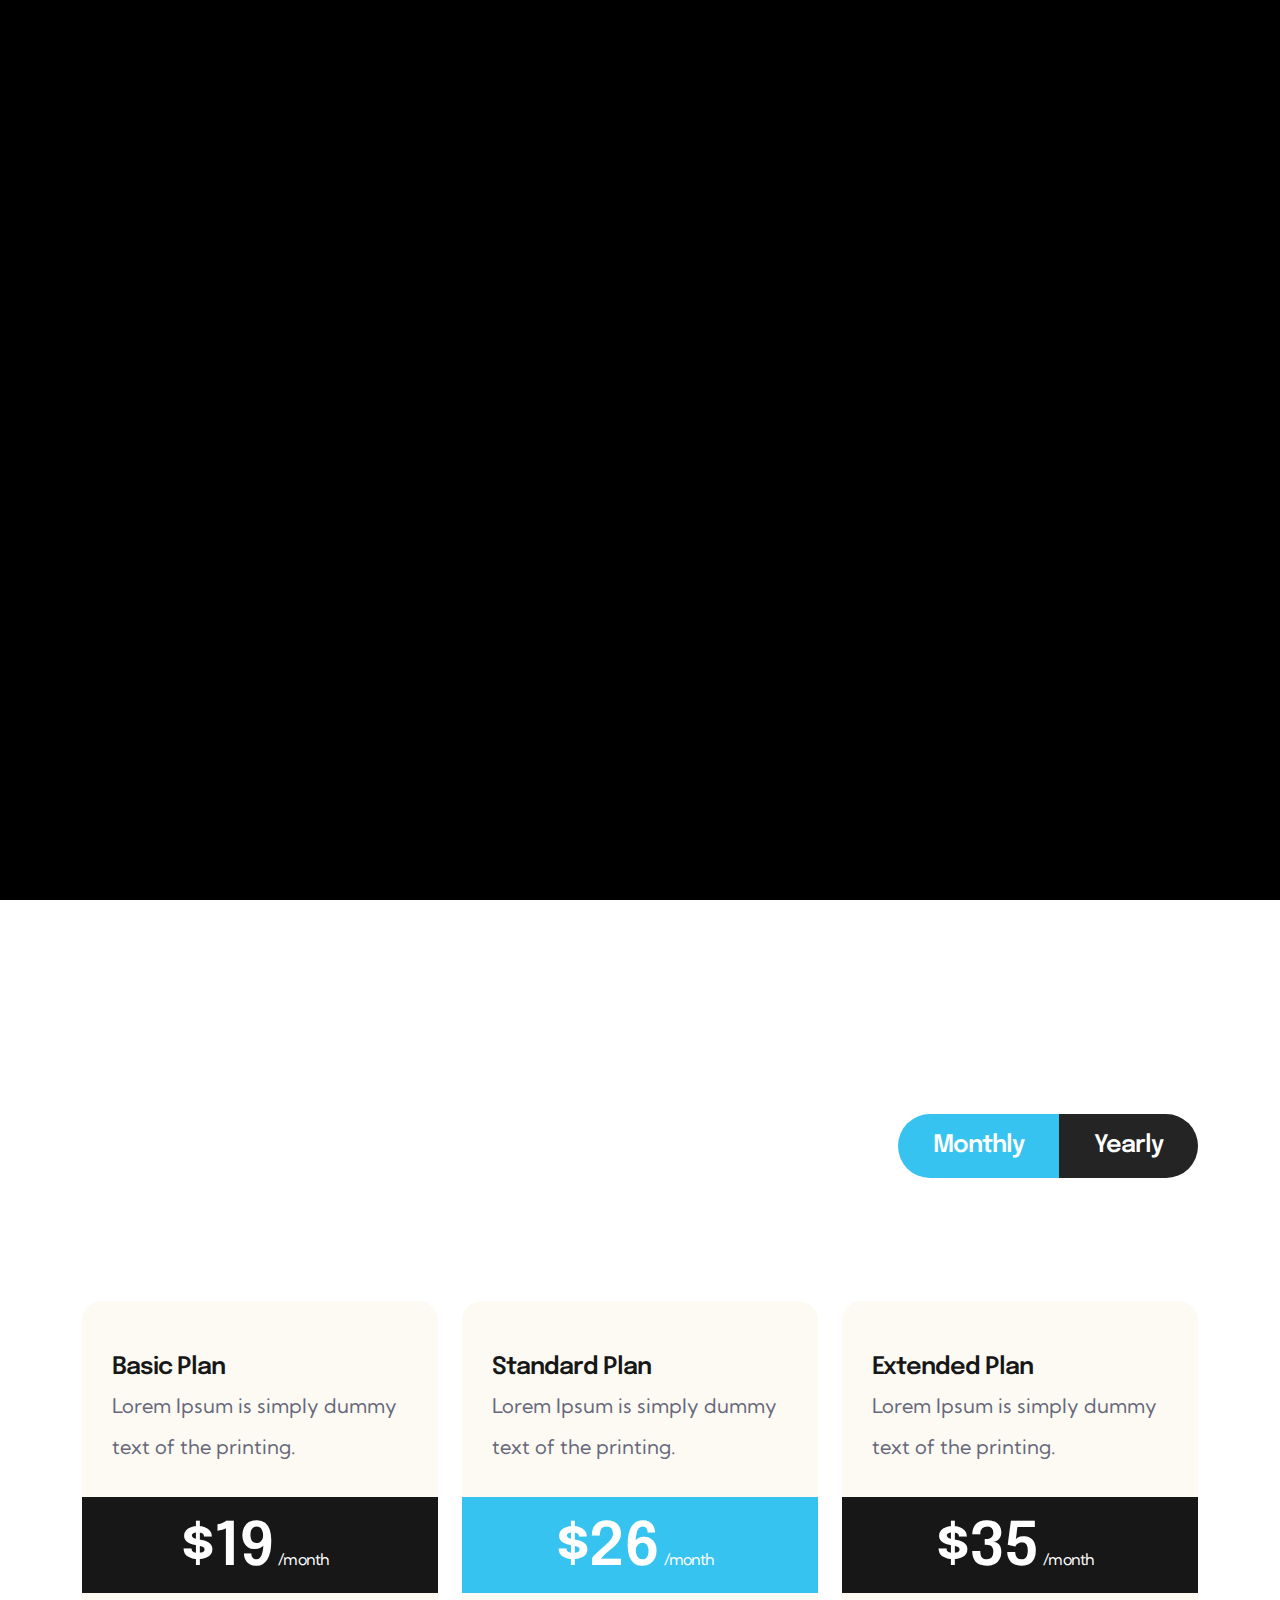
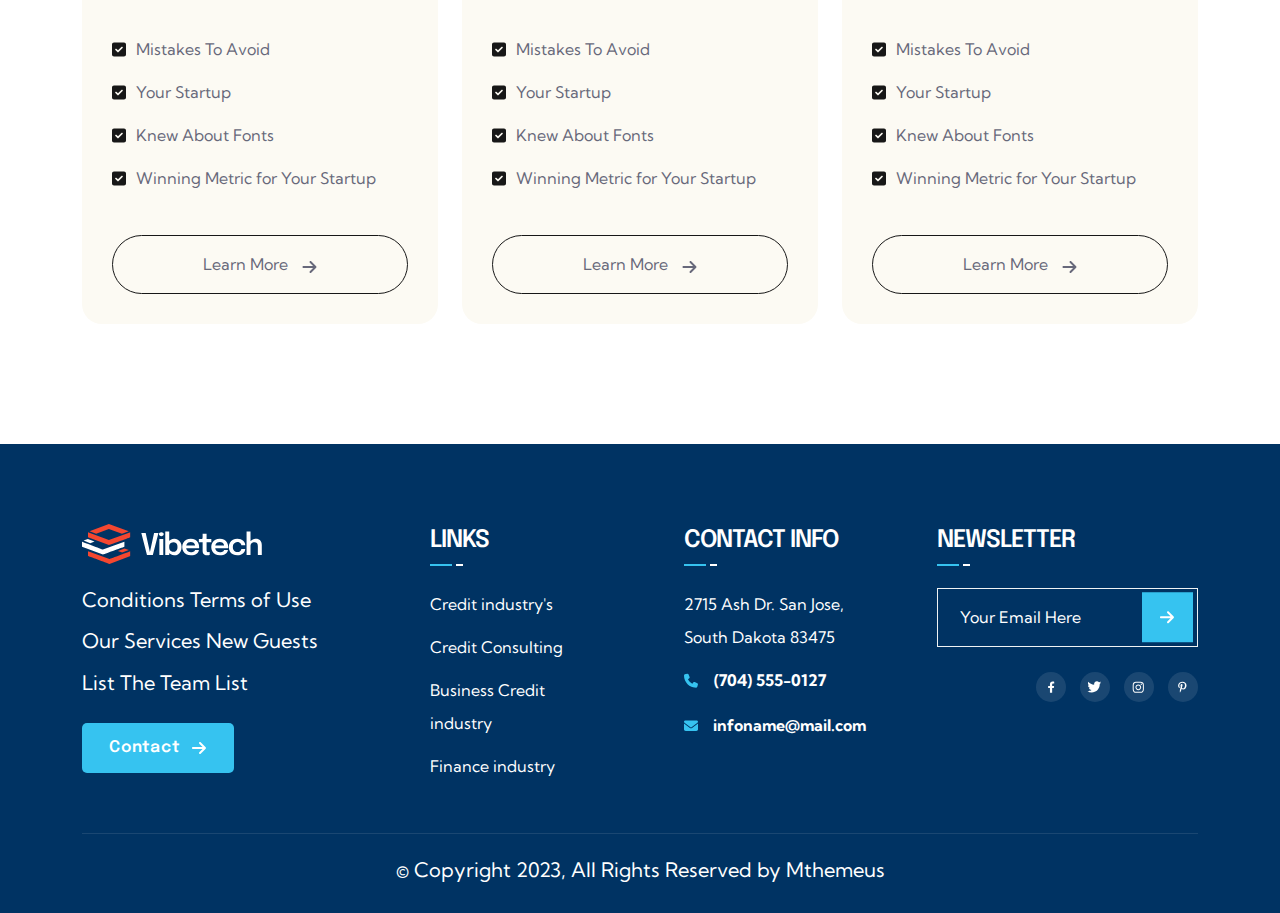
<file: service-two.html>
<!doctype html>
<html lang="en">

<head>
	<meta charset="UTF-8">
	<meta name="viewport" content="width=device-width, initial-scale=1.0, shrink-to-fit=no">
	<title>Vibetech - Creative Digital Agency HTML Template</title>

	<link rel="icon" href="assets/images/fav.png" type="image/gif" sizes="20x20">

	<!-- Box Icon CSS -->
	<link rel="stylesheet" href="assets/css/boxicons.min.css">
	<!-- Bootstrap Icon CSS -->
	<link rel="stylesheet" href="assets/css/bootstrap-icons.css">
	<!-- Swiper Carousel CSS -->
	<link rel="stylesheet" href="assets/css/swiper-bundle.min.css">
	<!-- Magnific Popup CSS -->
	<link rel="stylesheet" href="assets/css/magnific-popup.css">
	<!-- Odometer CSS -->
	<link rel="stylesheet" href="assets/css/odometer.css">
	<!-- Bootstrap CSS -->
	<link rel="stylesheet" href="assets/css/bootstrap.min.css">
	<link rel="stylesheet" href="assets/css/meanmenu.min.css">


	<!-- Main CSS -->
	<link rel="stylesheet" href="assets/css/style.css">
	<!-- Responsive CSS -->
	<link rel="stylesheet" href="assets/css/responsive.css">


</head>

<body>

	<div class="cursor d-none d-lg-block"></div>

	<!-- Preloader -->

	<div id="preloader">
		<div class="loader_line"></div>
	</div>

	<!-- Preloader End -->

	<!-- back to to button start-->
	<a href="#" id="scroll-top" class="back-to-top-btn"><i class="bi bi-arrow-up"></i></a>
	<!-- back to to button end-->


	<div id="smooth-wrapper">

		<!-- Header area -->
		<header>

			<!-- Menu -->

			<div class="menu-area menu-area-breadcrumb position-absolute">
				<div class="container">
					<div class="row align-items-center">
						<div class="col-lg-3 hamburger-menu position-relative">
							<div class="menu-logo-wrap">
								<a href="index.html"><img src="assets/images/logo-2.svg" alt=""></a>
							</div>
						</div>
						<div class="col-lg-9">
							<div class="nav-wrap d-flex justify-content-between align-items-center">
								<div class="mainmenu text-right">
									<ul>
										<li class="has-child-menu"><a href="javascript:void(0)">Home</a>
											<ul>
												<li><a href="index.html">Home Version 01</a></li>
												<li><a href="home-two.html">Home Version 02</a></li>
												<li><a href="home-three.html">Home Version 03</a></li>
											</ul>
										</li>
										<li><a href="about-us.html">About</a></li>
										<li class="has-child-menu"><a href="javascript:void(0)">Blog</a>
											<ul>
												<li><a href="blog-classic.html">Blog Classic</a></li>
												<li><a href="blog-details.html">Blog Details</a></li>
											</ul>
										</li>
										<li class="has-child-menu"><a href="javascript:void(0)">Pages</a>
											<ul>
												<li class="has-child-menu"><a href="javascript:void(0)">Service</a>
													<ul>
														<li><a href="service-one.html">Service One</a></li>
														<li><a href="service-two.html">Service Two</a></li>
														<li><a href="service-three.html">Service Three</a></li>
														<li><a href="service-details.html">Service Details</a></li>
													</ul>
												</li>
												<li class="has-child-menu"><a href="javascript:void(0)">Project</a>
													<ul>
														<li><a href="project.html">Project</a></li>
														<li><a href="project-details.html">Project Details</a></li>
													</ul>
												</li>
												<li><a href="faq.html">FAQ</a></li>
												<li><a href="team-details.html">Team Details</a></li>
											</ul>
										</li>
										<li><a href="contact.html">Contact</a></li>
									</ul>
									<div class="menu-btn-wrap flex-shrink-0 d-lg-none pb-5">
										<a class="common-btn ms-3 mt-4" href="contact.html">
											<span>
												Get a quote
												<svg width="15" height="14" viewBox="0 0 15 14" fill="none"
													xmlns="http://www.w3.org/2000/svg">
													<path
														d="M13.6875 7.71875L8.6875 12.7188C8.3125 13.125 7.65625 13.125 7.28125 12.7188C6.875 12.3438 6.875 11.6875 7.28125 11.3125L10.5625 8H1C0.4375 8 0 7.5625 0 7C0 6.46875 0.4375 6 1 6H10.5625L7.28125 2.71875C6.875 2.34375 6.875 1.6875 7.28125 1.3125C7.65625 0.90625 8.3125 0.90625 8.6875 1.3125L13.6875 6.3125C14.0938 6.6875 14.0938 7.34375 13.6875 7.71875Z"
														fill="currentColor" />
												</svg>
											</span>
										</a>
									</div>
								</div>
								<div class="menu-btn-wrap flex-shrink-0 d-none d-lg-block">
									<a class="common-btn " href="contact.html">
										<span>
											Get a quote
											<svg width="15" height="14" viewBox="0 0 15 14" fill="none"
												xmlns="http://www.w3.org/2000/svg">
												<path
													d="M13.6875 7.71875L8.6875 12.7188C8.3125 13.125 7.65625 13.125 7.28125 12.7188C6.875 12.3438 6.875 11.6875 7.28125 11.3125L10.5625 8H1C0.4375 8 0 7.5625 0 7C0 6.46875 0.4375 6 1 6H10.5625L7.28125 2.71875C6.875 2.34375 6.875 1.6875 7.28125 1.3125C7.65625 0.90625 8.3125 0.90625 8.6875 1.3125L13.6875 6.3125C14.0938 6.6875 14.0938 7.34375 13.6875 7.71875Z"
													fill="currentColor" />
											</svg>

										</span>
									</a>
								</div>
							</div>
						</div>
					</div>
				</div>
			</div>

			<!-- Menu end -->

		</header>
		<!-- Header area End -->

		<div id="smooth-content">

            <!-- Breadcrumb -->

            <div class="breadcrumb-area bg-color-black position-relative z-index-one">
                <div class="container">
                    <div class="row">
                        <div class="col-lg-12">
                            <div class="breadcrumb-info text-center">
                                <h1>Service</h1>
                                <p>
                                    <a href="index.html">Home</a>
                                    <svg width="9" height="13" viewBox="0 0 9 13" fill="none" xmlns="http://www.w3.org/2000/svg">
                                    <path d="M2 13C1.71875 13 1.46875 12.9062 1.28125 12.7188C0.875 12.3438 0.875 11.6875 1.28125 11.3125L5.5625 7L1.28125 2.71875C0.875 2.34375 0.875 1.6875 1.28125 1.3125C1.65625 0.90625 2.3125 0.90625 2.6875 1.3125L7.6875 6.3125C8.09375 6.6875 8.09375 7.34375 7.6875 7.71875L2.6875 12.7188C2.5 12.9062 2.25 13 2 13Z" fill="currentColor"/>
                                    </svg>
                                    Service
                                </p>
                            </div>
                        </div>
                    </div>
                </div>
				<img class="position-absolute z-index-minus-one start-0 bottom-0" src="assets/images/shape/breadcrumb-sp.png" alt="">
            </div>

            <!-- Breadcrumb End -->


            

			<!-- Services -->

			<section class="service-area pt-120 pb-96">
				<div class="container">
					<div class="row">
						<div class="col-lg-3 col-sm-6 zoom_item_single">
                            <div class="service-two-box text-center position-relative">
                                <img src="assets/images/service/service-two-img-3.png" alt="">
                                <div class="service-two-info">
                                    <img src="assets/images/service/service-two-icon-1.svg" alt="">
                                    <h2>Web Development</h2>
                                </div>
								<a class="position-absolute w-100 h-100 top-0 start-0" href="service-details.html"></a>
                            </div>
						</div>
						<div class="col-lg-3 col-sm-6 zoom_item_single">
                            <div class="service-two-box text-center position-relative">
                                <img src="assets/images/service/service-two-img-2.png" alt="">
                                <div class="service-two-info">
                                    <img src="assets/images/service/service-two-icon-2.svg" alt="">
                                    <h2>Nexus Solutions</h2>
                                </div>
								<a class="position-absolute w-100 h-100 top-0 start-0" href="service-details.html"></a>
                            </div>
						</div>
						<div class="col-lg-3 col-sm-6 zoom_item_single">
                            <div class="service-two-box text-center position-relative">
                                <img src="assets/images/service/service-two-img-3.png" alt="">
                                <div class="service-two-info">
                                    <img src="assets/images/service/service-two-icon-3.svg" alt="">
                                    <h2>Web Development</h2>
                                </div>
								<a class="position-absolute w-100 h-100 top-0 start-0" href="service-details.html"></a>
                            </div>
						</div>
						<div class="col-lg-3 col-sm-6 zoom_item_single">
                            <div class="service-two-box text-center position-relative">
                                <img src="assets/images/service/service-two-img-4.png" alt="">
                                <div class="service-two-info">
                                    <img src="assets/images/service/service-two-icon-4.svg" alt="">
                                    <h2>Web Development</h2>
                                </div>
								<a class="position-absolute w-100 h-100 top-0 start-0" href="service-details.html"></a>
                            </div>
						</div>
					</div>
				</div>
			</section>

			<!-- Services End -->
            


			<!-- Price -->

			<section class="price-area pb-96">
				<div class="container">
					<div class="row justify-content-between align-items-center">
						<div class="col-xxl-4 col-lg-5">
							<div class="section-title text-center text-lg-start title-anim">
								<span>pricing action</span>
								<h2>Your business our passion</h2>
							</div>
						</div>
						<div class="col-xxl-8 col-lg-7 d-flex justify-content-lg-end justify-content-center mobt-24">
							<ul class="nav nav-pills price-tab-btn" id="pills-tab" role="tablist">
								<li class="nav-item" role="presentation">
								  <button class="nav-link active" id="pills-home-tab" data-bs-toggle="pill" data-bs-target="#pills-home" type="button" role="tab" aria-controls="pills-home" aria-selected="true">Monthly</button>
								</li>
								<li class="nav-item" role="presentation">
								  <button class="nav-link" id="pills-profile-tab" data-bs-toggle="pill" data-bs-target="#pills-profile" type="button" role="tab" aria-controls="pills-profile" aria-selected="false">Yearly</button>
								</li>
							</ul>
						</div>
					</div>
					<div class="row mt-60">
						<div class="col-lg-12">
							<div class="tab-content" id="pills-tabContent">
								<div class="tab-pane fade show active" id="pills-home" role="tabpanel" aria-labelledby="pills-home-tab">
									<div class="row">
										<div class="col-lg-4 col-md-6">
											<div class="price-box-wrap bg-color-of-white">
												<div class="price-desc">
													<h2>Basic Plan</h2>
													<p>Lorem Ipsum is simply dummy text of the printing.</p>
												</div>
												<div class="price-tag">
													<h2>$19 <sub>/month</sub></h2>
												</div>
												<div class="price-info">
													<ul>
														<li>
															<svg width="14" height="15" viewBox="0 0 14 15" fill="none" xmlns="http://www.w3.org/2000/svg">
															<path d="M12 0.496094C13.0938 0.496094 14 1.40234 14 2.49609V12.4961C14 13.6211 13.0938 14.4961 12 14.4961H2C0.875 14.4961 0 13.6211 0 12.4961V2.49609C0 1.40234 0.875 0.496094 2 0.496094H12ZM10.5938 6.12109C10.9375 5.77734 10.9375 5.24609 10.5938 4.90234C10.25 4.55859 9.71875 4.55859 9.375 4.90234L6 8.27734L4.59375 6.90234C4.25 6.55859 3.71875 6.55859 3.375 6.90234C3.03125 7.24609 3.03125 7.77734 3.375 8.12109L5.375 10.1211C5.71875 10.4648 6.25 10.4648 6.59375 10.1211L10.5938 6.12109Z" fill="#171717"/>
															</svg>
															Mistakes To Avoid
														</li>
														<li>
															<svg width="14" height="15" viewBox="0 0 14 15" fill="none" xmlns="http://www.w3.org/2000/svg">
															<path d="M12 0.496094C13.0938 0.496094 14 1.40234 14 2.49609V12.4961C14 13.6211 13.0938 14.4961 12 14.4961H2C0.875 14.4961 0 13.6211 0 12.4961V2.49609C0 1.40234 0.875 0.496094 2 0.496094H12ZM10.5938 6.12109C10.9375 5.77734 10.9375 5.24609 10.5938 4.90234C10.25 4.55859 9.71875 4.55859 9.375 4.90234L6 8.27734L4.59375 6.90234C4.25 6.55859 3.71875 6.55859 3.375 6.90234C3.03125 7.24609 3.03125 7.77734 3.375 8.12109L5.375 10.1211C5.71875 10.4648 6.25 10.4648 6.59375 10.1211L10.5938 6.12109Z" fill="#171717"/>
															</svg>
															Your Startup
														</li>
														<li>
															<svg width="14" height="15" viewBox="0 0 14 15" fill="none" xmlns="http://www.w3.org/2000/svg">
															<path d="M12 0.496094C13.0938 0.496094 14 1.40234 14 2.49609V12.4961C14 13.6211 13.0938 14.4961 12 14.4961H2C0.875 14.4961 0 13.6211 0 12.4961V2.49609C0 1.40234 0.875 0.496094 2 0.496094H12ZM10.5938 6.12109C10.9375 5.77734 10.9375 5.24609 10.5938 4.90234C10.25 4.55859 9.71875 4.55859 9.375 4.90234L6 8.27734L4.59375 6.90234C4.25 6.55859 3.71875 6.55859 3.375 6.90234C3.03125 7.24609 3.03125 7.77734 3.375 8.12109L5.375 10.1211C5.71875 10.4648 6.25 10.4648 6.59375 10.1211L10.5938 6.12109Z" fill="#171717"/>
															</svg>
															Knew About Fonts
														</li>
														<li>
															<svg width="14" height="15" viewBox="0 0 14 15" fill="none" xmlns="http://www.w3.org/2000/svg">
															<path d="M12 0.496094C13.0938 0.496094 14 1.40234 14 2.49609V12.4961C14 13.6211 13.0938 14.4961 12 14.4961H2C0.875 14.4961 0 13.6211 0 12.4961V2.49609C0 1.40234 0.875 0.496094 2 0.496094H12ZM10.5938 6.12109C10.9375 5.77734 10.9375 5.24609 10.5938 4.90234C10.25 4.55859 9.71875 4.55859 9.375 4.90234L6 8.27734L4.59375 6.90234C4.25 6.55859 3.71875 6.55859 3.375 6.90234C3.03125 7.24609 3.03125 7.77734 3.375 8.12109L5.375 10.1211C5.71875 10.4648 6.25 10.4648 6.59375 10.1211L10.5938 6.12109Z" fill="#171717"/>
															</svg>
															Winning Metric for Your Startup
														</li>
													</ul>
													<a class="d-inline-block w-100 text-center price-btn" href="contact.html">Learn More <svg width="15" height="13" viewBox="0 0 15 13" fill="none" xmlns="http://www.w3.org/2000/svg">
														<path d="M14.1875 7.71484L9.1875 12.7148C9 12.9023 8.75 12.9961 8.5 12.9961C8.21875 12.9961 7.96875 12.9023 7.78125 12.7148C7.375 12.3398 7.375 11.6836 7.78125 11.3086L11.0625 7.99609H1.5C0.9375 7.99609 0.5 7.55859 0.5 6.99609C0.5 6.46484 0.9375 5.99609 1.5 5.99609H11.0625L7.78125 2.71484C7.375 2.33984 7.375 1.68359 7.78125 1.30859C8.15625 0.902344 8.8125 0.902344 9.1875 1.30859L14.1875 6.30859C14.5938 6.68359 14.5938 7.33984 14.1875 7.71484Z" fill="currentColor"/>
														</svg>
													</a>
												</div>
											</div>
										</div>
										<div class="col-lg-4 col-md-6">
											<div class="price-box-wrap standard bg-color-of-white">
												<div class="price-desc">
													<h2>Standard Plan</h2>
													<p>Lorem Ipsum is simply dummy text of the printing.</p>
												</div>
												<div class="price-tag">
													<h2>$26 <sub>/month</sub></h2>
												</div>
												<div class="price-info">
													<ul>
														<li>
															<svg width="14" height="15" viewBox="0 0 14 15" fill="none" xmlns="http://www.w3.org/2000/svg">
															<path d="M12 0.496094C13.0938 0.496094 14 1.40234 14 2.49609V12.4961C14 13.6211 13.0938 14.4961 12 14.4961H2C0.875 14.4961 0 13.6211 0 12.4961V2.49609C0 1.40234 0.875 0.496094 2 0.496094H12ZM10.5938 6.12109C10.9375 5.77734 10.9375 5.24609 10.5938 4.90234C10.25 4.55859 9.71875 4.55859 9.375 4.90234L6 8.27734L4.59375 6.90234C4.25 6.55859 3.71875 6.55859 3.375 6.90234C3.03125 7.24609 3.03125 7.77734 3.375 8.12109L5.375 10.1211C5.71875 10.4648 6.25 10.4648 6.59375 10.1211L10.5938 6.12109Z" fill="#171717"/>
															</svg>
															Mistakes To Avoid
														</li>
														<li>
															<svg width="14" height="15" viewBox="0 0 14 15" fill="none" xmlns="http://www.w3.org/2000/svg">
															<path d="M12 0.496094C13.0938 0.496094 14 1.40234 14 2.49609V12.4961C14 13.6211 13.0938 14.4961 12 14.4961H2C0.875 14.4961 0 13.6211 0 12.4961V2.49609C0 1.40234 0.875 0.496094 2 0.496094H12ZM10.5938 6.12109C10.9375 5.77734 10.9375 5.24609 10.5938 4.90234C10.25 4.55859 9.71875 4.55859 9.375 4.90234L6 8.27734L4.59375 6.90234C4.25 6.55859 3.71875 6.55859 3.375 6.90234C3.03125 7.24609 3.03125 7.77734 3.375 8.12109L5.375 10.1211C5.71875 10.4648 6.25 10.4648 6.59375 10.1211L10.5938 6.12109Z" fill="#171717"/>
															</svg>
															Your Startup
														</li>
														<li>
															<svg width="14" height="15" viewBox="0 0 14 15" fill="none" xmlns="http://www.w3.org/2000/svg">
															<path d="M12 0.496094C13.0938 0.496094 14 1.40234 14 2.49609V12.4961C14 13.6211 13.0938 14.4961 12 14.4961H2C0.875 14.4961 0 13.6211 0 12.4961V2.49609C0 1.40234 0.875 0.496094 2 0.496094H12ZM10.5938 6.12109C10.9375 5.77734 10.9375 5.24609 10.5938 4.90234C10.25 4.55859 9.71875 4.55859 9.375 4.90234L6 8.27734L4.59375 6.90234C4.25 6.55859 3.71875 6.55859 3.375 6.90234C3.03125 7.24609 3.03125 7.77734 3.375 8.12109L5.375 10.1211C5.71875 10.4648 6.25 10.4648 6.59375 10.1211L10.5938 6.12109Z" fill="#171717"/>
															</svg>
															Knew About Fonts
														</li>
														<li>
															<svg width="14" height="15" viewBox="0 0 14 15" fill="none" xmlns="http://www.w3.org/2000/svg">
															<path d="M12 0.496094C13.0938 0.496094 14 1.40234 14 2.49609V12.4961C14 13.6211 13.0938 14.4961 12 14.4961H2C0.875 14.4961 0 13.6211 0 12.4961V2.49609C0 1.40234 0.875 0.496094 2 0.496094H12ZM10.5938 6.12109C10.9375 5.77734 10.9375 5.24609 10.5938 4.90234C10.25 4.55859 9.71875 4.55859 9.375 4.90234L6 8.27734L4.59375 6.90234C4.25 6.55859 3.71875 6.55859 3.375 6.90234C3.03125 7.24609 3.03125 7.77734 3.375 8.12109L5.375 10.1211C5.71875 10.4648 6.25 10.4648 6.59375 10.1211L10.5938 6.12109Z" fill="#171717"/>
															</svg>
															Winning Metric for Your Startup
														</li>
													</ul>
													<a class="d-inline-block w-100 text-center price-btn" href="contact.html">Learn More <svg width="15" height="13" viewBox="0 0 15 13" fill="none" xmlns="http://www.w3.org/2000/svg">
														<path d="M14.1875 7.71484L9.1875 12.7148C9 12.9023 8.75 12.9961 8.5 12.9961C8.21875 12.9961 7.96875 12.9023 7.78125 12.7148C7.375 12.3398 7.375 11.6836 7.78125 11.3086L11.0625 7.99609H1.5C0.9375 7.99609 0.5 7.55859 0.5 6.99609C0.5 6.46484 0.9375 5.99609 1.5 5.99609H11.0625L7.78125 2.71484C7.375 2.33984 7.375 1.68359 7.78125 1.30859C8.15625 0.902344 8.8125 0.902344 9.1875 1.30859L14.1875 6.30859C14.5938 6.68359 14.5938 7.33984 14.1875 7.71484Z" fill="currentColor"/>
														</svg>
													</a>
												</div>
											</div>
										</div>
										<div class="col-lg-4 col-md-6">
											<div class="price-box-wrap bg-color-of-white">
												<div class="price-desc">
													<h2>Extended Plan</h2>
													<p>Lorem Ipsum is simply dummy text of the printing.</p>
												</div>
												<div class="price-tag">
													<h2>$35 <sub>/month</sub></h2>
												</div>
												<div class="price-info">
													<ul>
														<li>
															<svg width="14" height="15" viewBox="0 0 14 15" fill="none" xmlns="http://www.w3.org/2000/svg">
															<path d="M12 0.496094C13.0938 0.496094 14 1.40234 14 2.49609V12.4961C14 13.6211 13.0938 14.4961 12 14.4961H2C0.875 14.4961 0 13.6211 0 12.4961V2.49609C0 1.40234 0.875 0.496094 2 0.496094H12ZM10.5938 6.12109C10.9375 5.77734 10.9375 5.24609 10.5938 4.90234C10.25 4.55859 9.71875 4.55859 9.375 4.90234L6 8.27734L4.59375 6.90234C4.25 6.55859 3.71875 6.55859 3.375 6.90234C3.03125 7.24609 3.03125 7.77734 3.375 8.12109L5.375 10.1211C5.71875 10.4648 6.25 10.4648 6.59375 10.1211L10.5938 6.12109Z" fill="#171717"/>
															</svg>
															Mistakes To Avoid
														</li>
														<li>
															<svg width="14" height="15" viewBox="0 0 14 15" fill="none" xmlns="http://www.w3.org/2000/svg">
															<path d="M12 0.496094C13.0938 0.496094 14 1.40234 14 2.49609V12.4961C14 13.6211 13.0938 14.4961 12 14.4961H2C0.875 14.4961 0 13.6211 0 12.4961V2.49609C0 1.40234 0.875 0.496094 2 0.496094H12ZM10.5938 6.12109C10.9375 5.77734 10.9375 5.24609 10.5938 4.90234C10.25 4.55859 9.71875 4.55859 9.375 4.90234L6 8.27734L4.59375 6.90234C4.25 6.55859 3.71875 6.55859 3.375 6.90234C3.03125 7.24609 3.03125 7.77734 3.375 8.12109L5.375 10.1211C5.71875 10.4648 6.25 10.4648 6.59375 10.1211L10.5938 6.12109Z" fill="#171717"/>
															</svg>
															Your Startup
														</li>
														<li>
															<svg width="14" height="15" viewBox="0 0 14 15" fill="none" xmlns="http://www.w3.org/2000/svg">
															<path d="M12 0.496094C13.0938 0.496094 14 1.40234 14 2.49609V12.4961C14 13.6211 13.0938 14.4961 12 14.4961H2C0.875 14.4961 0 13.6211 0 12.4961V2.49609C0 1.40234 0.875 0.496094 2 0.496094H12ZM10.5938 6.12109C10.9375 5.77734 10.9375 5.24609 10.5938 4.90234C10.25 4.55859 9.71875 4.55859 9.375 4.90234L6 8.27734L4.59375 6.90234C4.25 6.55859 3.71875 6.55859 3.375 6.90234C3.03125 7.24609 3.03125 7.77734 3.375 8.12109L5.375 10.1211C5.71875 10.4648 6.25 10.4648 6.59375 10.1211L10.5938 6.12109Z" fill="#171717"/>
															</svg>
															Knew About Fonts
														</li>
														<li>
															<svg width="14" height="15" viewBox="0 0 14 15" fill="none" xmlns="http://www.w3.org/2000/svg">
															<path d="M12 0.496094C13.0938 0.496094 14 1.40234 14 2.49609V12.4961C14 13.6211 13.0938 14.4961 12 14.4961H2C0.875 14.4961 0 13.6211 0 12.4961V2.49609C0 1.40234 0.875 0.496094 2 0.496094H12ZM10.5938 6.12109C10.9375 5.77734 10.9375 5.24609 10.5938 4.90234C10.25 4.55859 9.71875 4.55859 9.375 4.90234L6 8.27734L4.59375 6.90234C4.25 6.55859 3.71875 6.55859 3.375 6.90234C3.03125 7.24609 3.03125 7.77734 3.375 8.12109L5.375 10.1211C5.71875 10.4648 6.25 10.4648 6.59375 10.1211L10.5938 6.12109Z" fill="#171717"/>
															</svg>
															Winning Metric for Your Startup
														</li>
													</ul>
													<a class="d-inline-block w-100 text-center price-btn" href="contact.html">Learn More <svg width="15" height="13" viewBox="0 0 15 13" fill="none" xmlns="http://www.w3.org/2000/svg">
														<path d="M14.1875 7.71484L9.1875 12.7148C9 12.9023 8.75 12.9961 8.5 12.9961C8.21875 12.9961 7.96875 12.9023 7.78125 12.7148C7.375 12.3398 7.375 11.6836 7.78125 11.3086L11.0625 7.99609H1.5C0.9375 7.99609 0.5 7.55859 0.5 6.99609C0.5 6.46484 0.9375 5.99609 1.5 5.99609H11.0625L7.78125 2.71484C7.375 2.33984 7.375 1.68359 7.78125 1.30859C8.15625 0.902344 8.8125 0.902344 9.1875 1.30859L14.1875 6.30859C14.5938 6.68359 14.5938 7.33984 14.1875 7.71484Z" fill="currentColor"/>
														</svg>
													</a>
												</div>
											</div>
										</div>
									</div>
								</div>
								<div class="tab-pane fade" id="pills-profile" role="tabpanel" aria-labelledby="pills-profile-tab">
									<div class="row">
										<div class="col-lg-4 col-md-6">
											<div class="price-box-wrap bg-color-of-white">
												<div class="price-desc">
													<h2>Basic Plan</h2>
													<p>Lorem Ipsum is simply dummy text of the printing.</p>
												</div>
												<div class="price-tag">
													<h2>$39 <sub>/month</sub></h2>
												</div>
												<div class="price-info">
													<ul>
														<li>
															<svg width="14" height="15" viewBox="0 0 14 15" fill="none" xmlns="http://www.w3.org/2000/svg">
															<path d="M12 0.496094C13.0938 0.496094 14 1.40234 14 2.49609V12.4961C14 13.6211 13.0938 14.4961 12 14.4961H2C0.875 14.4961 0 13.6211 0 12.4961V2.49609C0 1.40234 0.875 0.496094 2 0.496094H12ZM10.5938 6.12109C10.9375 5.77734 10.9375 5.24609 10.5938 4.90234C10.25 4.55859 9.71875 4.55859 9.375 4.90234L6 8.27734L4.59375 6.90234C4.25 6.55859 3.71875 6.55859 3.375 6.90234C3.03125 7.24609 3.03125 7.77734 3.375 8.12109L5.375 10.1211C5.71875 10.4648 6.25 10.4648 6.59375 10.1211L10.5938 6.12109Z" fill="#171717"/>
															</svg>
															Mistakes To Avoid
														</li>
														<li>
															<svg width="14" height="15" viewBox="0 0 14 15" fill="none" xmlns="http://www.w3.org/2000/svg">
															<path d="M12 0.496094C13.0938 0.496094 14 1.40234 14 2.49609V12.4961C14 13.6211 13.0938 14.4961 12 14.4961H2C0.875 14.4961 0 13.6211 0 12.4961V2.49609C0 1.40234 0.875 0.496094 2 0.496094H12ZM10.5938 6.12109C10.9375 5.77734 10.9375 5.24609 10.5938 4.90234C10.25 4.55859 9.71875 4.55859 9.375 4.90234L6 8.27734L4.59375 6.90234C4.25 6.55859 3.71875 6.55859 3.375 6.90234C3.03125 7.24609 3.03125 7.77734 3.375 8.12109L5.375 10.1211C5.71875 10.4648 6.25 10.4648 6.59375 10.1211L10.5938 6.12109Z" fill="#171717"/>
															</svg>
															Your Startup
														</li>
														<li>
															<svg width="14" height="15" viewBox="0 0 14 15" fill="none" xmlns="http://www.w3.org/2000/svg">
															<path d="M12 0.496094C13.0938 0.496094 14 1.40234 14 2.49609V12.4961C14 13.6211 13.0938 14.4961 12 14.4961H2C0.875 14.4961 0 13.6211 0 12.4961V2.49609C0 1.40234 0.875 0.496094 2 0.496094H12ZM10.5938 6.12109C10.9375 5.77734 10.9375 5.24609 10.5938 4.90234C10.25 4.55859 9.71875 4.55859 9.375 4.90234L6 8.27734L4.59375 6.90234C4.25 6.55859 3.71875 6.55859 3.375 6.90234C3.03125 7.24609 3.03125 7.77734 3.375 8.12109L5.375 10.1211C5.71875 10.4648 6.25 10.4648 6.59375 10.1211L10.5938 6.12109Z" fill="#171717"/>
															</svg>
															Knew About Fonts
														</li>
														<li>
															<svg width="14" height="15" viewBox="0 0 14 15" fill="none" xmlns="http://www.w3.org/2000/svg">
															<path d="M12 0.496094C13.0938 0.496094 14 1.40234 14 2.49609V12.4961C14 13.6211 13.0938 14.4961 12 14.4961H2C0.875 14.4961 0 13.6211 0 12.4961V2.49609C0 1.40234 0.875 0.496094 2 0.496094H12ZM10.5938 6.12109C10.9375 5.77734 10.9375 5.24609 10.5938 4.90234C10.25 4.55859 9.71875 4.55859 9.375 4.90234L6 8.27734L4.59375 6.90234C4.25 6.55859 3.71875 6.55859 3.375 6.90234C3.03125 7.24609 3.03125 7.77734 3.375 8.12109L5.375 10.1211C5.71875 10.4648 6.25 10.4648 6.59375 10.1211L10.5938 6.12109Z" fill="#171717"/>
															</svg>
															Winning Metric for Your Startup
														</li>
													</ul>
													<a class="d-inline-block w-100 text-center price-btn" href="contact.html">Learn More <svg width="15" height="13" viewBox="0 0 15 13" fill="none" xmlns="http://www.w3.org/2000/svg">
														<path d="M14.1875 7.71484L9.1875 12.7148C9 12.9023 8.75 12.9961 8.5 12.9961C8.21875 12.9961 7.96875 12.9023 7.78125 12.7148C7.375 12.3398 7.375 11.6836 7.78125 11.3086L11.0625 7.99609H1.5C0.9375 7.99609 0.5 7.55859 0.5 6.99609C0.5 6.46484 0.9375 5.99609 1.5 5.99609H11.0625L7.78125 2.71484C7.375 2.33984 7.375 1.68359 7.78125 1.30859C8.15625 0.902344 8.8125 0.902344 9.1875 1.30859L14.1875 6.30859C14.5938 6.68359 14.5938 7.33984 14.1875 7.71484Z" fill="currentColor"/>
														</svg>
													</a>
												</div>
											</div>
										</div>
										<div class="col-lg-4 col-md-6">
											<div class="price-box-wrap standard bg-color-of-white">
												<div class="price-desc">
													<h2>Standard Plan</h2>
													<p>Lorem Ipsum is simply dummy text of the printing.</p>
												</div>
												<div class="price-tag">
													<h2>$59 <sub>/month</sub></h2>
												</div>
												<div class="price-info">
													<ul>
														<li>
															<svg width="14" height="15" viewBox="0 0 14 15" fill="none" xmlns="http://www.w3.org/2000/svg">
															<path d="M12 0.496094C13.0938 0.496094 14 1.40234 14 2.49609V12.4961C14 13.6211 13.0938 14.4961 12 14.4961H2C0.875 14.4961 0 13.6211 0 12.4961V2.49609C0 1.40234 0.875 0.496094 2 0.496094H12ZM10.5938 6.12109C10.9375 5.77734 10.9375 5.24609 10.5938 4.90234C10.25 4.55859 9.71875 4.55859 9.375 4.90234L6 8.27734L4.59375 6.90234C4.25 6.55859 3.71875 6.55859 3.375 6.90234C3.03125 7.24609 3.03125 7.77734 3.375 8.12109L5.375 10.1211C5.71875 10.4648 6.25 10.4648 6.59375 10.1211L10.5938 6.12109Z" fill="#171717"/>
															</svg>
															Mistakes To Avoid
														</li>
														<li>
															<svg width="14" height="15" viewBox="0 0 14 15" fill="none" xmlns="http://www.w3.org/2000/svg">
															<path d="M12 0.496094C13.0938 0.496094 14 1.40234 14 2.49609V12.4961C14 13.6211 13.0938 14.4961 12 14.4961H2C0.875 14.4961 0 13.6211 0 12.4961V2.49609C0 1.40234 0.875 0.496094 2 0.496094H12ZM10.5938 6.12109C10.9375 5.77734 10.9375 5.24609 10.5938 4.90234C10.25 4.55859 9.71875 4.55859 9.375 4.90234L6 8.27734L4.59375 6.90234C4.25 6.55859 3.71875 6.55859 3.375 6.90234C3.03125 7.24609 3.03125 7.77734 3.375 8.12109L5.375 10.1211C5.71875 10.4648 6.25 10.4648 6.59375 10.1211L10.5938 6.12109Z" fill="#171717"/>
															</svg>
															Your Startup
														</li>
														<li>
															<svg width="14" height="15" viewBox="0 0 14 15" fill="none" xmlns="http://www.w3.org/2000/svg">
															<path d="M12 0.496094C13.0938 0.496094 14 1.40234 14 2.49609V12.4961C14 13.6211 13.0938 14.4961 12 14.4961H2C0.875 14.4961 0 13.6211 0 12.4961V2.49609C0 1.40234 0.875 0.496094 2 0.496094H12ZM10.5938 6.12109C10.9375 5.77734 10.9375 5.24609 10.5938 4.90234C10.25 4.55859 9.71875 4.55859 9.375 4.90234L6 8.27734L4.59375 6.90234C4.25 6.55859 3.71875 6.55859 3.375 6.90234C3.03125 7.24609 3.03125 7.77734 3.375 8.12109L5.375 10.1211C5.71875 10.4648 6.25 10.4648 6.59375 10.1211L10.5938 6.12109Z" fill="#171717"/>
															</svg>
															Knew About Fonts
														</li>
														<li>
															<svg width="14" height="15" viewBox="0 0 14 15" fill="none" xmlns="http://www.w3.org/2000/svg">
															<path d="M12 0.496094C13.0938 0.496094 14 1.40234 14 2.49609V12.4961C14 13.6211 13.0938 14.4961 12 14.4961H2C0.875 14.4961 0 13.6211 0 12.4961V2.49609C0 1.40234 0.875 0.496094 2 0.496094H12ZM10.5938 6.12109C10.9375 5.77734 10.9375 5.24609 10.5938 4.90234C10.25 4.55859 9.71875 4.55859 9.375 4.90234L6 8.27734L4.59375 6.90234C4.25 6.55859 3.71875 6.55859 3.375 6.90234C3.03125 7.24609 3.03125 7.77734 3.375 8.12109L5.375 10.1211C5.71875 10.4648 6.25 10.4648 6.59375 10.1211L10.5938 6.12109Z" fill="#171717"/>
															</svg>
															Winning Metric for Your Startup
														</li>
													</ul>
													<a class="d-inline-block w-100 text-center price-btn" href="contact.html">Learn More <svg width="15" height="13" viewBox="0 0 15 13" fill="none" xmlns="http://www.w3.org/2000/svg">
														<path d="M14.1875 7.71484L9.1875 12.7148C9 12.9023 8.75 12.9961 8.5 12.9961C8.21875 12.9961 7.96875 12.9023 7.78125 12.7148C7.375 12.3398 7.375 11.6836 7.78125 11.3086L11.0625 7.99609H1.5C0.9375 7.99609 0.5 7.55859 0.5 6.99609C0.5 6.46484 0.9375 5.99609 1.5 5.99609H11.0625L7.78125 2.71484C7.375 2.33984 7.375 1.68359 7.78125 1.30859C8.15625 0.902344 8.8125 0.902344 9.1875 1.30859L14.1875 6.30859C14.5938 6.68359 14.5938 7.33984 14.1875 7.71484Z" fill="currentColor"/>
														</svg>
													</a>
												</div>
											</div>
										</div>
										<div class="col-lg-4 col-md-6">
											<div class="price-box-wrap bg-color-of-white">
												<div class="price-desc">
													<h2>Extended Plan</h2>
													<p>Lorem Ipsum is simply dummy text of the printing.</p>
												</div>
												<div class="price-tag">
													<h2>$89 <sub>/month</sub></h2>
												</div>
												<div class="price-info">
													<ul>
														<li>
															<svg width="14" height="15" viewBox="0 0 14 15" fill="none" xmlns="http://www.w3.org/2000/svg">
															<path d="M12 0.496094C13.0938 0.496094 14 1.40234 14 2.49609V12.4961C14 13.6211 13.0938 14.4961 12 14.4961H2C0.875 14.4961 0 13.6211 0 12.4961V2.49609C0 1.40234 0.875 0.496094 2 0.496094H12ZM10.5938 6.12109C10.9375 5.77734 10.9375 5.24609 10.5938 4.90234C10.25 4.55859 9.71875 4.55859 9.375 4.90234L6 8.27734L4.59375 6.90234C4.25 6.55859 3.71875 6.55859 3.375 6.90234C3.03125 7.24609 3.03125 7.77734 3.375 8.12109L5.375 10.1211C5.71875 10.4648 6.25 10.4648 6.59375 10.1211L10.5938 6.12109Z" fill="#171717"/>
															</svg>
															Mistakes To Avoid
														</li>
														<li>
															<svg width="14" height="15" viewBox="0 0 14 15" fill="none" xmlns="http://www.w3.org/2000/svg">
															<path d="M12 0.496094C13.0938 0.496094 14 1.40234 14 2.49609V12.4961C14 13.6211 13.0938 14.4961 12 14.4961H2C0.875 14.4961 0 13.6211 0 12.4961V2.49609C0 1.40234 0.875 0.496094 2 0.496094H12ZM10.5938 6.12109C10.9375 5.77734 10.9375 5.24609 10.5938 4.90234C10.25 4.55859 9.71875 4.55859 9.375 4.90234L6 8.27734L4.59375 6.90234C4.25 6.55859 3.71875 6.55859 3.375 6.90234C3.03125 7.24609 3.03125 7.77734 3.375 8.12109L5.375 10.1211C5.71875 10.4648 6.25 10.4648 6.59375 10.1211L10.5938 6.12109Z" fill="#171717"/>
															</svg>
															Your Startup
														</li>
														<li>
															<svg width="14" height="15" viewBox="0 0 14 15" fill="none" xmlns="http://www.w3.org/2000/svg">
															<path d="M12 0.496094C13.0938 0.496094 14 1.40234 14 2.49609V12.4961C14 13.6211 13.0938 14.4961 12 14.4961H2C0.875 14.4961 0 13.6211 0 12.4961V2.49609C0 1.40234 0.875 0.496094 2 0.496094H12ZM10.5938 6.12109C10.9375 5.77734 10.9375 5.24609 10.5938 4.90234C10.25 4.55859 9.71875 4.55859 9.375 4.90234L6 8.27734L4.59375 6.90234C4.25 6.55859 3.71875 6.55859 3.375 6.90234C3.03125 7.24609 3.03125 7.77734 3.375 8.12109L5.375 10.1211C5.71875 10.4648 6.25 10.4648 6.59375 10.1211L10.5938 6.12109Z" fill="#171717"/>
															</svg>
															Knew About Fonts
														</li>
														<li>
															<svg width="14" height="15" viewBox="0 0 14 15" fill="none" xmlns="http://www.w3.org/2000/svg">
															<path d="M12 0.496094C13.0938 0.496094 14 1.40234 14 2.49609V12.4961C14 13.6211 13.0938 14.4961 12 14.4961H2C0.875 14.4961 0 13.6211 0 12.4961V2.49609C0 1.40234 0.875 0.496094 2 0.496094H12ZM10.5938 6.12109C10.9375 5.77734 10.9375 5.24609 10.5938 4.90234C10.25 4.55859 9.71875 4.55859 9.375 4.90234L6 8.27734L4.59375 6.90234C4.25 6.55859 3.71875 6.55859 3.375 6.90234C3.03125 7.24609 3.03125 7.77734 3.375 8.12109L5.375 10.1211C5.71875 10.4648 6.25 10.4648 6.59375 10.1211L10.5938 6.12109Z" fill="#171717"/>
															</svg>
															Winning Metric for Your Startup
														</li>
													</ul>
													<a class="d-inline-block w-100 text-center price-btn" href="contact.html">Learn More <svg width="15" height="13" viewBox="0 0 15 13" fill="none" xmlns="http://www.w3.org/2000/svg">
														<path d="M14.1875 7.71484L9.1875 12.7148C9 12.9023 8.75 12.9961 8.5 12.9961C8.21875 12.9961 7.96875 12.9023 7.78125 12.7148C7.375 12.3398 7.375 11.6836 7.78125 11.3086L11.0625 7.99609H1.5C0.9375 7.99609 0.5 7.55859 0.5 6.99609C0.5 6.46484 0.9375 5.99609 1.5 5.99609H11.0625L7.78125 2.71484C7.375 2.33984 7.375 1.68359 7.78125 1.30859C8.15625 0.902344 8.8125 0.902344 9.1875 1.30859L14.1875 6.30859C14.5938 6.68359 14.5938 7.33984 14.1875 7.71484Z" fill="currentColor"/>
														</svg>
													</a>
												</div>
											</div>
										</div>
									</div>
								</div>
							</div>
						</div>
					</div>
				</div>
			</section>

			<!-- Price End -->


			<!-- Footer -->

			<section class="footer-area bg-color-black">
				<div class="container">
					<div class="row justify-content-between">
						<div class="col-xl-3 col-lg-3 col-sm-12">
							<div class="footer-widget footer-black">
								<div class="footer-desc-wrap">
									<a href="index.html"><img src="assets/images/logo-2.svg" alt=""></a>
									<p class="footer-desc">Conditions Terms of Use Our Services New Guests List The Team
										List</p>
									<div class="footer-btn-wrap">
										<a class="common-btn" href="contact.html">
											<span>
												Contact
												<svg width="15" height="14" viewBox="0 0 15 14" fill="none"
													xmlns="http://www.w3.org/2000/svg">
													<path
														d="M13.6875 7.71875L8.6875 12.7188C8.3125 13.125 7.65625 13.125 7.28125 12.7188C6.875 12.3438 6.875 11.6875 7.28125 11.3125L10.5625 8H1C0.4375 8 0 7.5625 0 7C0 6.46875 0.4375 6 1 6H10.5625L7.28125 2.71875C6.875 2.34375 6.875 1.6875 7.28125 1.3125C7.65625 0.90625 8.3125 0.90625 8.6875 1.3125L13.6875 6.3125C14.0938 6.6875 14.0938 7.34375 13.6875 7.71875Z"
														fill="currentColor">
													</path>
												</svg>
											</span>
										</a>
									</div>
								</div>
							</div>
						</div>
						<div class="col-xl-2 col-lg-3 col-sm-6">
							<div class="footer-widget footer-black">
								<h2 class="footer-title">Links</h2>
								<ul class="footer-list">
									<li><a href="#">Credit industry's</a></li>
									<li><a href="#">Credit Consulting</a></li>
									<li><a href="#">Business Credit industry</a></li>
									<li><a href="#">Finance industry</a></li>
								</ul>
							</div>
						</div>
						<div class="col-xl-2 col-lg-3 col-sm-6">
							<div class="footer-widget footer-black">
								<h2 class="footer-title">CONTACT INFO</h2>
								<ul class="footer-list footer-address">
									<li>2715 Ash Dr. San Jose, South Dakota 83475</li>
									<li>
										<a href="tel:7045550127">
											<svg width="15" height="15" viewBox="0 0 15 15" fill="none"
												xmlns="http://www.w3.org/2000/svg">
												<path
													d="M4.48438 1.3125L5.57812 3.9375C5.76953 4.375 5.66016 4.89453 5.27734 5.19531L3.9375 6.31641C4.83984 8.23047 6.39844 9.78906 8.3125 10.6914L9.43359 9.35156C9.73438 8.96875 10.2539 8.85938 10.6914 9.05078L13.3164 10.1445C13.8359 10.3359 14.082 10.9102 13.9453 11.4297L13.2891 13.8359C13.1523 14.3008 12.7422 14.6289 12.25 14.6289C5.46875 14.6289 0 9.16016 0 2.37891C0 1.88672 0.328125 1.47656 0.792969 1.33984L3.19922 0.683594C3.71875 0.546875 4.29297 0.792969 4.48438 1.3125Z"
													fill="currentColor" />
											</svg>
											<b>(704) 555-0127</b>
										</a>
									</li>
									<li>
										<a href="mailto:infoname@mail.com">
											<svg width="14" height="11" viewBox="0 0 14 11" fill="none"
												xmlns="http://www.w3.org/2000/svg">
												<path
													d="M1.3125 0.378906H12.6875C13.3984 0.378906 14 0.980469 14 1.69141C14 2.12891 13.7812 2.51172 13.4531 2.75781L7.51953 7.21484C7.19141 7.46094 6.78125 7.46094 6.45312 7.21484L0.519531 2.75781C0.191406 2.51172 0 2.12891 0 1.69141C0 0.980469 0.574219 0.378906 1.3125 0.378906ZM0 3.44141L5.93359 7.92578C6.5625 8.39062 7.41016 8.39062 8.03906 7.92578L14 3.44141V9.12891C14 10.1133 13.207 10.8789 12.25 10.8789H1.75C0.765625 10.8789 0 10.1133 0 9.12891V3.44141Z"
													fill="currentColor" />
											</svg>
											<b>infoname@mail.com</b>
										</a>
									</li>
								</ul>
							</div>
						</div>
						<div class="col-xl-3 col-lg-3 col-sm-12">
							<div class="footer-widget footer-black">
								<h2 class="footer-title">NEWSLETTER</h2>
								<div class="subscribe-form position-relative">
									<input type="text"  placeholder="Your Email Here">
									<button class="subscribe-form-icon" type="submit">
										<svg width="15" height="14" viewBox="0 0 15 14" fill="none"
											xmlns="http://www.w3.org/2000/svg">
											<path
												d="M13.6875 7.71875L8.6875 12.7188C8.3125 13.125 7.65625 13.125 7.28125 12.7188C6.875 12.3438 6.875 11.6875 7.28125 11.3125L10.5625 8H1C0.4375 8 0 7.5625 0 7C0 6.46875 0.4375 6 1 6H10.5625L7.28125 2.71875C6.875 2.34375 6.875 1.6875 7.28125 1.3125C7.65625 0.90625 8.3125 0.90625 8.6875 1.3125L13.6875 6.3125C14.0938 6.6875 14.0938 7.34375 13.6875 7.71875Z"
												fill="currentColor">
											</path>
										</svg>
									</button>
								</div>
								<ul class="site-social mt-4 text-lg-end">
									<li>
										<a href="#">
											<svg width="10" height="17" viewBox="0 0 10 17" fill="none"
												xmlns="http://www.w3.org/2000/svg">
												<path
													d="M8.97656 9.81641H6.63281V16.8164H3.50781V9.81641H0.945312V6.94141H3.50781V4.72266C3.50781 2.22266 5.00781 0.816406 7.28906 0.816406C8.38281 0.816406 9.53906 1.03516 9.53906 1.03516V3.50391H8.25781C7.00781 3.50391 6.63281 4.25391 6.63281 5.06641V6.94141H9.41406L8.97656 9.81641Z"
													fill="currentColor" />
											</svg>
										</a>
									</li>
									<li>
										<a href="#">
											<svg width="17" height="14" viewBox="0 0 17 14" fill="none"
												xmlns="http://www.w3.org/2000/svg">
												<path
													d="M14.6016 3.56641C14.6016 3.72266 14.6016 3.84766 14.6016 4.00391C14.6016 8.34766 11.3203 13.3164 5.28906 13.3164C3.41406 13.3164 1.69531 12.7852 0.257812 11.8477C0.507812 11.8789 0.757812 11.9102 1.03906 11.9102C2.57031 11.9102 3.97656 11.3789 5.10156 10.5039C3.66406 10.4727 2.44531 9.53516 2.03906 8.22266C2.25781 8.25391 2.44531 8.28516 2.66406 8.28516C2.94531 8.28516 3.25781 8.22266 3.50781 8.16016C2.00781 7.84766 0.882812 6.53516 0.882812 4.94141V4.91016C1.32031 5.16016 1.85156 5.28516 2.38281 5.31641C1.47656 4.72266 0.914062 3.72266 0.914062 2.59766C0.914062 1.97266 1.07031 1.41016 1.35156 0.941406C2.97656 2.91016 5.41406 4.22266 8.13281 4.37891C8.07031 4.12891 8.03906 3.87891 8.03906 3.62891C8.03906 1.81641 9.50781 0.347656 11.3203 0.347656C12.2578 0.347656 13.1016 0.722656 13.7266 1.37891C14.4453 1.22266 15.1641 0.941406 15.7891 0.566406C15.5391 1.34766 15.0391 1.97266 14.3516 2.37891C15.0078 2.31641 15.6641 2.12891 16.2266 1.87891C15.7891 2.53516 15.2266 3.09766 14.6016 3.56641Z"
													fill="currentColor" />
											</svg>
										</a>
									</li>
									<li>
										<a href="#">
											<svg width="15" height="15" viewBox="0 0 15 15" fill="none"
												xmlns="http://www.w3.org/2000/svg">
												<path
													d="M7.25781 4.22266C9.22656 4.22266 10.8516 5.84766 10.8516 7.81641C10.8516 9.81641 9.22656 11.4102 7.25781 11.4102C5.25781 11.4102 3.66406 9.81641 3.66406 7.81641C3.66406 5.84766 5.25781 4.22266 7.25781 4.22266ZM7.25781 10.1602C8.53906 10.1602 9.57031 9.12891 9.57031 7.81641C9.57031 6.53516 8.53906 5.50391 7.25781 5.50391C5.94531 5.50391 4.91406 6.53516 4.91406 7.81641C4.91406 9.12891 5.97656 10.1602 7.25781 10.1602ZM11.8203 4.09766C11.8203 3.62891 11.4453 3.25391 10.9766 3.25391C10.5078 3.25391 10.1328 3.62891 10.1328 4.09766C10.1328 4.56641 10.5078 4.94141 10.9766 4.94141C11.4453 4.94141 11.8203 4.56641 11.8203 4.09766ZM14.1953 4.94141C14.2578 6.09766 14.2578 9.56641 14.1953 10.7227C14.1328 11.8477 13.8828 12.8164 13.0703 13.6602C12.2578 14.4727 11.2578 14.7227 10.1328 14.7852C8.97656 14.8477 5.50781 14.8477 4.35156 14.7852C3.22656 14.7227 2.25781 14.4727 1.41406 13.6602C0.601562 12.8164 0.351562 11.8477 0.289062 10.7227C0.226562 9.56641 0.226562 6.09766 0.289062 4.94141C0.351562 3.81641 0.601562 2.81641 1.41406 2.00391C2.25781 1.19141 3.22656 0.941406 4.35156 0.878906C5.50781 0.816406 8.97656 0.816406 10.1328 0.878906C11.2578 0.941406 12.2578 1.19141 13.0703 2.00391C13.8828 2.81641 14.1328 3.81641 14.1953 4.94141ZM12.6953 11.9414C13.0703 11.0352 12.9766 8.84766 12.9766 7.81641C12.9766 6.81641 13.0703 4.62891 12.6953 3.69141C12.4453 3.09766 11.9766 2.59766 11.3828 2.37891C10.4453 2.00391 8.25781 2.09766 7.25781 2.09766C6.22656 2.09766 4.03906 2.00391 3.13281 2.37891C2.50781 2.62891 2.03906 3.09766 1.78906 3.69141C1.41406 4.62891 1.50781 6.81641 1.50781 7.81641C1.50781 8.84766 1.41406 11.0352 1.78906 11.9414C2.03906 12.5664 2.50781 13.0352 3.13281 13.2852C4.03906 13.6602 6.22656 13.5664 7.25781 13.5664C8.25781 13.5664 10.4453 13.6602 11.3828 13.2852C11.9766 13.0352 12.4766 12.5664 12.6953 11.9414Z"
													fill="currentColor" />
											</svg>
										</a>
									</li>
									<li>
										<a href="#">
											<svg width="11" height="15" viewBox="0 0 11 15" fill="none"
												xmlns="http://www.w3.org/2000/svg">
												<path
													d="M5.57812 0.820312C8.14844 0.820312 10.5 2.59766 10.5 5.30469C10.5 7.84766 9.1875 10.6914 6.28906 10.6914C5.57812 10.6914 4.73047 10.3359 4.375 9.70703C3.77344 12.168 3.80078 12.5508 2.43359 14.4375C2.29688 14.4922 2.32422 14.4922 2.24219 14.3828C2.1875 13.8633 2.13281 13.3711 2.13281 12.8516C2.13281 11.1836 2.89844 8.75 3.28125 7.13672C3.0625 6.69922 3.00781 6.20703 3.00781 5.74219C3.00781 3.55469 5.57812 3.22656 5.57812 5.03125C5.57812 6.09766 4.83984 7.10938 4.83984 8.14844C4.83984 8.83203 5.44141 9.32422 6.125 9.32422C8.01172 9.32422 8.58594 6.61719 8.58594 5.16797C8.58594 3.22656 7.21875 2.16016 5.33203 2.16016C3.17188 2.16016 1.50391 3.71875 1.50391 5.90625C1.50391 6.97266 2.16016 7.51953 2.16016 7.76562C2.16016 7.98438 1.99609 8.72266 1.72266 8.72266C1.06641 8.72266 0 7.62891 0 5.71484C0 2.67969 2.76172 0.820312 5.57812 0.820312Z"
													fill="currentColor" />
											</svg>
										</a>
									</li>
								</ul>
							</div>
						</div>
					</div>
					<div class="row">
						<div class="col-lg-12">
							<div class="footer-right-wrap text-center">
								<p>© Copyright 2023, All Rights Reserved by Mthemeus</p>
							</div>
						</div>
					</div>
				</div>
			</section>

			<!-- Footer End -->


		</div>
	</div>

	<!-- Jquery JS -->
	<script src="assets/js/jquery-3.6.0.min.js"></script>
	<!-- Bootstrap JS -->
	<script src="assets/js/bootstrap.bundle.min.js"></script>
	<!-- Gsap -->
	<script src="assets/js/gsap.min.js"></script>
	<script src="assets/js/ScrollTrigger.min.js"></script>
	<script src="assets/js/ScrollSmoother.min.js"></script>
	<script src="assets/js/SplitText.min.js"></script>
	<!-- Swiper Carousel JS -->
	<script src="assets/js/swiper-bundle.min.js"></script>
	<!-- Magnific Popup JS -->
	<script src="assets/js/jquery.magnific-popup.min.js"></script>
	<!-- Odometer JS -->
	<script src="assets/js/odometer.min.js"></script>
	<script src="assets/js/viewport.jquery.js"></script>
	<!-- Mean menu JS -->
	<script src="assets/js/jquery.meanmenu.min.js"></script>
	<!-- Main JS -->
	<script src="assets/js/main.js"></script>
</body>

</html>
</file>
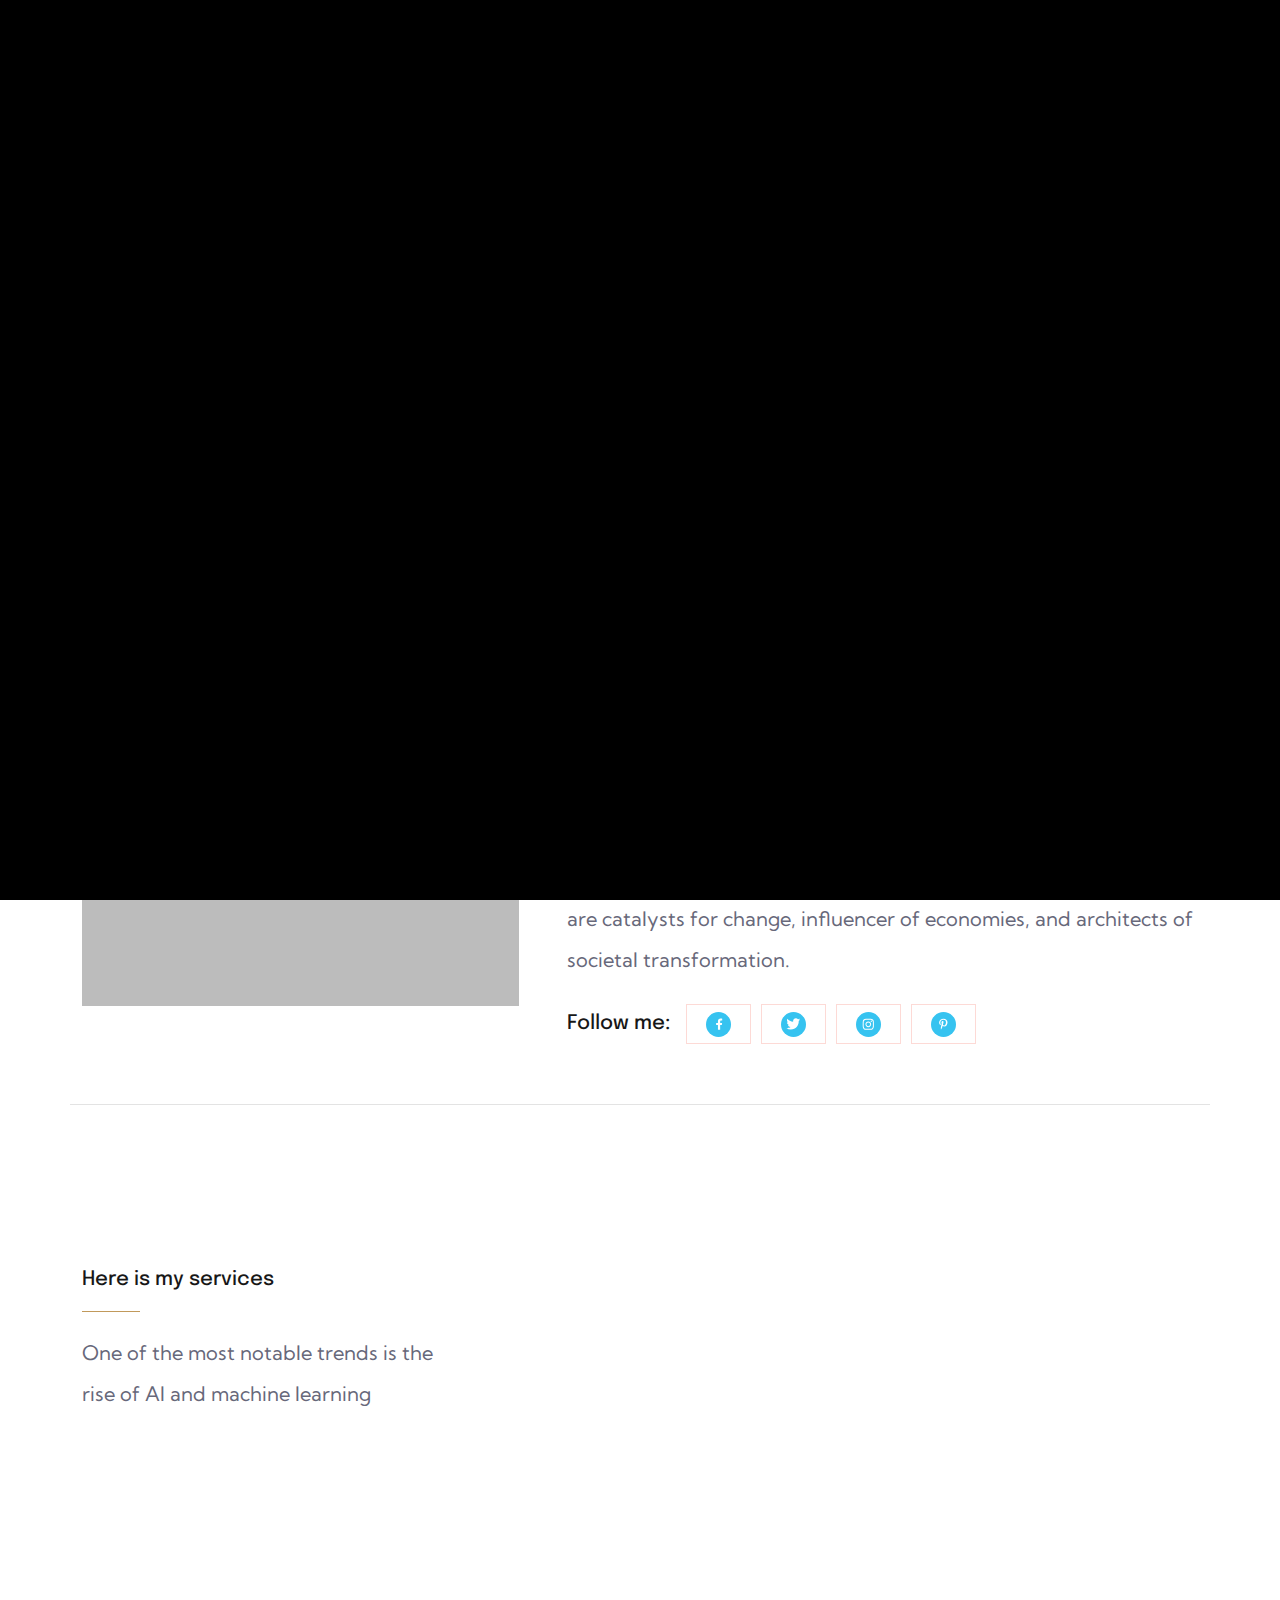
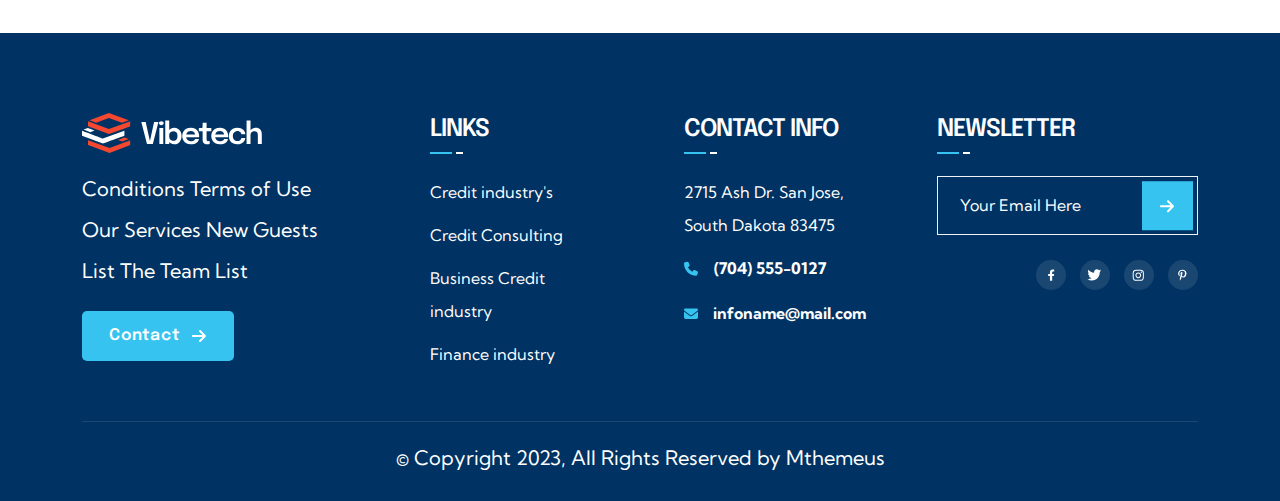
<file: team-details.html>
<!doctype html>
<html lang="en">

<head>
	<meta charset="UTF-8">
	<meta name="viewport" content="width=device-width, initial-scale=1.0, shrink-to-fit=no">
	<title>Vibetech - Creative Digital Agency HTML Template</title>

	<link rel="icon" href="assets/images/fav.png" type="image/gif" sizes="20x20">

	<!-- Box Icon CSS -->
	<link rel="stylesheet" href="assets/css/boxicons.min.css">
	<!-- Bootstrap Icon CSS -->
	<link rel="stylesheet" href="assets/css/bootstrap-icons.css">
	<!-- Swiper Carousel CSS -->
	<link rel="stylesheet" href="assets/css/swiper-bundle.min.css">
	<!-- Magnific Popup CSS -->
	<link rel="stylesheet" href="assets/css/magnific-popup.css">
	<!-- Odometer CSS -->
	<link rel="stylesheet" href="assets/css/odometer.css">
	<!-- Bootstrap CSS -->
	<link rel="stylesheet" href="assets/css/bootstrap.min.css">
	<link rel="stylesheet" href="assets/css/meanmenu.min.css">


	<!-- Main CSS -->
	<link rel="stylesheet" href="assets/css/style.css">
	<!-- Responsive CSS -->
	<link rel="stylesheet" href="assets/css/responsive.css">


</head>

<body>

	<div class="cursor d-none d-lg-block"></div>

	<!-- Preloader -->

	<div id="preloader">
		<div class="loader_line"></div>
	</div>

	<!-- Preloader End -->

	<!-- back to to button start-->
	<a href="#" id="scroll-top" class="back-to-top-btn"><i class="bi bi-arrow-up"></i></a>
	<!-- back to to button end-->


	<div id="smooth-wrapper">

		<!-- Header area -->
		<header>

			<!-- Menu -->

			<div class="menu-area menu-area-breadcrumb position-absolute">
				<div class="container">
					<div class="row align-items-center">
						<div class="col-lg-3 hamburger-menu position-relative">
							<div class="menu-logo-wrap">
								<a href="index.html"><img src="assets/images/logo-2.svg" alt=""></a>
							</div>
						</div>
						<div class="col-lg-9">
							<div class="nav-wrap d-flex justify-content-between align-items-center">
								<div class="mainmenu text-right">
									<ul>
										<li class="has-child-menu"><a href="javascript:void(0)">Home</a>
											<ul>
												<li><a href="index.html">Home Version 01</a></li>
												<li><a href="home-two.html">Home Version 02</a></li>
												<li><a href="home-three.html">Home Version 03</a></li>
											</ul>
										</li>
										<li><a href="about-us.html">About</a></li>
										<li class="has-child-menu"><a href="javascript:void(0)">Blog</a>
											<ul>
												<li><a href="blog-classic.html">Blog Classic</a></li>
												<li><a href="blog-details.html">Blog Details</a></li>
											</ul>
										</li>
										<li class="has-child-menu"><a href="javascript:void(0)">Pages</a>
											<ul>
												<li class="has-child-menu"><a href="javascript:void(0)">Service</a>
													<ul>
														<li><a href="service-one.html">Service One</a></li>
														<li><a href="service-two.html">Service Two</a></li>
														<li><a href="service-three.html">Service Three</a></li>
														<li><a href="service-details.html">Service Details</a></li>
													</ul>
												</li>
												<li class="has-child-menu"><a href="javascript:void(0)">Project</a>
													<ul>
														<li><a href="project.html">Project</a></li>
														<li><a href="project-details.html">Project Details</a></li>
													</ul>
												</li>
												<li><a href="faq.html">FAQ</a></li>
												<li><a href="team-details.html">Team Details</a></li>
											</ul>
										</li>
										<li><a href="contact.html">Contact</a></li>
									</ul>
									<div class="menu-btn-wrap flex-shrink-0 d-lg-none pb-5">
										<a class="common-btn ms-3 mt-4" href="contact.html">
											<span>
												Get a quote
												<svg width="15" height="14" viewBox="0 0 15 14" fill="none"
													xmlns="http://www.w3.org/2000/svg">
													<path
														d="M13.6875 7.71875L8.6875 12.7188C8.3125 13.125 7.65625 13.125 7.28125 12.7188C6.875 12.3438 6.875 11.6875 7.28125 11.3125L10.5625 8H1C0.4375 8 0 7.5625 0 7C0 6.46875 0.4375 6 1 6H10.5625L7.28125 2.71875C6.875 2.34375 6.875 1.6875 7.28125 1.3125C7.65625 0.90625 8.3125 0.90625 8.6875 1.3125L13.6875 6.3125C14.0938 6.6875 14.0938 7.34375 13.6875 7.71875Z"
														fill="currentColor" />
												</svg>
											</span>
										</a>
									</div>
								</div>
								<div class="menu-btn-wrap flex-shrink-0 d-none d-lg-block">
									<a class="common-btn " href="contact.html">
										<span>
											Get a quote
											<svg width="15" height="14" viewBox="0 0 15 14" fill="none"
												xmlns="http://www.w3.org/2000/svg">
												<path
													d="M13.6875 7.71875L8.6875 12.7188C8.3125 13.125 7.65625 13.125 7.28125 12.7188C6.875 12.3438 6.875 11.6875 7.28125 11.3125L10.5625 8H1C0.4375 8 0 7.5625 0 7C0 6.46875 0.4375 6 1 6H10.5625L7.28125 2.71875C6.875 2.34375 6.875 1.6875 7.28125 1.3125C7.65625 0.90625 8.3125 0.90625 8.6875 1.3125L13.6875 6.3125C14.0938 6.6875 14.0938 7.34375 13.6875 7.71875Z"
													fill="currentColor" />
											</svg>

										</span>
									</a>
								</div>
							</div>
						</div>
					</div>
				</div>
			</div>

			<!-- Menu end -->

		</header>
		<!-- Header area End -->

		<div id="smooth-content">

            <!-- Breadcrumb -->

            <div class="breadcrumb-area bg-color-black position-relative z-index-one">
                <div class="container">
                    <div class="row">
                        <div class="col-lg-12">
                            <div class="breadcrumb-info text-center">
                                <h1>team Details</h1>
                                <p>
                                    <a href="index.html">Home</a>
                                    <svg width="9" height="13" viewBox="0 0 9 13" fill="none" xmlns="http://www.w3.org/2000/svg">
                                    <path d="M2 13C1.71875 13 1.46875 12.9062 1.28125 12.7188C0.875 12.3438 0.875 11.6875 1.28125 11.3125L5.5625 7L1.28125 2.71875C0.875 2.34375 0.875 1.6875 1.28125 1.3125C1.65625 0.90625 2.3125 0.90625 2.6875 1.3125L7.6875 6.3125C8.09375 6.6875 8.09375 7.34375 7.6875 7.71875L2.6875 12.7188C2.5 12.9062 2.25 13 2 13Z" fill="currentColor"/>
                                    </svg>
                                    Team Details
                                </p>
                            </div>
                        </div>
                    </div>
                </div>
				<img class="position-absolute z-index-minus-one start-0 bottom-0" src="assets/images/shape/breadcrumb-sp.png" alt="">
            </div>

            <!-- Breadcrumb End -->


            <!-- Team -->

            <section class="team-details pt-120 pb-120 overflow-hidden">
                <div class="container">
                    <div class="row gx-5 align-items-center pb-60">
                        <div class="col-lg-5">
                            <div class="team-details-img">
                                <img class="w-100 site-magnetic" src="assets/images/team/team-details.png" alt="">
                            </div>
                        </div>
                        <div class="col-lg-7 mobt-35">
                            <div class="team-details-wrap ">
								<h2>Chriastion pershion</h2>
								<p class="mt-1">Business consulting expert</p>
                                <h3 class="team-details-sub-title mt-lg-4 mt-3">About me</h3>
                                <p class="mt-2">One of the most notable trends is the rise of AI and machine learning. These technologies empower computers to learn from data, enabling them to perform tasks that once required human intelligence.</p>
                                <p class="mt-3">In this dynamic arena, businesses are more than mere entities; they are catalysts for change, influencer of economies, and architects of societal transformation.</p>
                                <div class="team-details-social-wrap d-flex align-items-center mt-4">
                                    <h3 class="team-details-sub-title me-3 flex-shrink-0">Follow me:</h3>
                                    <ul class="site-social team-details-social">
                                        <li>
                                            <a href="#">
                                                <svg width="10" height="17" viewBox="0 0 10 17" fill="none" xmlns="http://www.w3.org/2000/svg">
                                                    <path d="M8.97656 9.81641H6.63281V16.8164H3.50781V9.81641H0.945312V6.94141H3.50781V4.72266C3.50781 2.22266 5.00781 0.816406 7.28906 0.816406C8.38281 0.816406 9.53906 1.03516 9.53906 1.03516V3.50391H8.25781C7.00781 3.50391 6.63281 4.25391 6.63281 5.06641V6.94141H9.41406L8.97656 9.81641Z" fill="currentColor"></path>
                                                </svg>
                                            </a>
                                        </li>
                                        <li>
                                            <a href="#">
                                                <svg width="17" height="14" viewBox="0 0 17 14" fill="none" xmlns="http://www.w3.org/2000/svg">
                                                    <path d="M14.6016 3.56641C14.6016 3.72266 14.6016 3.84766 14.6016 4.00391C14.6016 8.34766 11.3203 13.3164 5.28906 13.3164C3.41406 13.3164 1.69531 12.7852 0.257812 11.8477C0.507812 11.8789 0.757812 11.9102 1.03906 11.9102C2.57031 11.9102 3.97656 11.3789 5.10156 10.5039C3.66406 10.4727 2.44531 9.53516 2.03906 8.22266C2.25781 8.25391 2.44531 8.28516 2.66406 8.28516C2.94531 8.28516 3.25781 8.22266 3.50781 8.16016C2.00781 7.84766 0.882812 6.53516 0.882812 4.94141V4.91016C1.32031 5.16016 1.85156 5.28516 2.38281 5.31641C1.47656 4.72266 0.914062 3.72266 0.914062 2.59766C0.914062 1.97266 1.07031 1.41016 1.35156 0.941406C2.97656 2.91016 5.41406 4.22266 8.13281 4.37891C8.07031 4.12891 8.03906 3.87891 8.03906 3.62891C8.03906 1.81641 9.50781 0.347656 11.3203 0.347656C12.2578 0.347656 13.1016 0.722656 13.7266 1.37891C14.4453 1.22266 15.1641 0.941406 15.7891 0.566406C15.5391 1.34766 15.0391 1.97266 14.3516 2.37891C15.0078 2.31641 15.6641 2.12891 16.2266 1.87891C15.7891 2.53516 15.2266 3.09766 14.6016 3.56641Z" fill="currentColor"></path>
                                                </svg>
                                            </a>
                                        </li>
                                        <li>
                                            <a href="#">
                                                <svg width="15" height="15" viewBox="0 0 15 15" fill="none" xmlns="http://www.w3.org/2000/svg">
                                                    <path d="M7.25781 4.22266C9.22656 4.22266 10.8516 5.84766 10.8516 7.81641C10.8516 9.81641 9.22656 11.4102 7.25781 11.4102C5.25781 11.4102 3.66406 9.81641 3.66406 7.81641C3.66406 5.84766 5.25781 4.22266 7.25781 4.22266ZM7.25781 10.1602C8.53906 10.1602 9.57031 9.12891 9.57031 7.81641C9.57031 6.53516 8.53906 5.50391 7.25781 5.50391C5.94531 5.50391 4.91406 6.53516 4.91406 7.81641C4.91406 9.12891 5.97656 10.1602 7.25781 10.1602ZM11.8203 4.09766C11.8203 3.62891 11.4453 3.25391 10.9766 3.25391C10.5078 3.25391 10.1328 3.62891 10.1328 4.09766C10.1328 4.56641 10.5078 4.94141 10.9766 4.94141C11.4453 4.94141 11.8203 4.56641 11.8203 4.09766ZM14.1953 4.94141C14.2578 6.09766 14.2578 9.56641 14.1953 10.7227C14.1328 11.8477 13.8828 12.8164 13.0703 13.6602C12.2578 14.4727 11.2578 14.7227 10.1328 14.7852C8.97656 14.8477 5.50781 14.8477 4.35156 14.7852C3.22656 14.7227 2.25781 14.4727 1.41406 13.6602C0.601562 12.8164 0.351562 11.8477 0.289062 10.7227C0.226562 9.56641 0.226562 6.09766 0.289062 4.94141C0.351562 3.81641 0.601562 2.81641 1.41406 2.00391C2.25781 1.19141 3.22656 0.941406 4.35156 0.878906C5.50781 0.816406 8.97656 0.816406 10.1328 0.878906C11.2578 0.941406 12.2578 1.19141 13.0703 2.00391C13.8828 2.81641 14.1328 3.81641 14.1953 4.94141ZM12.6953 11.9414C13.0703 11.0352 12.9766 8.84766 12.9766 7.81641C12.9766 6.81641 13.0703 4.62891 12.6953 3.69141C12.4453 3.09766 11.9766 2.59766 11.3828 2.37891C10.4453 2.00391 8.25781 2.09766 7.25781 2.09766C6.22656 2.09766 4.03906 2.00391 3.13281 2.37891C2.50781 2.62891 2.03906 3.09766 1.78906 3.69141C1.41406 4.62891 1.50781 6.81641 1.50781 7.81641C1.50781 8.84766 1.41406 11.0352 1.78906 11.9414C2.03906 12.5664 2.50781 13.0352 3.13281 13.2852C4.03906 13.6602 6.22656 13.5664 7.25781 13.5664C8.25781 13.5664 10.4453 13.6602 11.3828 13.2852C11.9766 13.0352 12.4766 12.5664 12.6953 11.9414Z" fill="currentColor"></path>
                                                </svg>
                                            </a>
                                        </li>
                                        <li>
                                            <a href="#">
                                                <svg width="11" height="15" viewBox="0 0 11 15" fill="none" xmlns="http://www.w3.org/2000/svg">
                                                    <path d="M5.57812 0.820312C8.14844 0.820312 10.5 2.59766 10.5 5.30469C10.5 7.84766 9.1875 10.6914 6.28906 10.6914C5.57812 10.6914 4.73047 10.3359 4.375 9.70703C3.77344 12.168 3.80078 12.5508 2.43359 14.4375C2.29688 14.4922 2.32422 14.4922 2.24219 14.3828C2.1875 13.8633 2.13281 13.3711 2.13281 12.8516C2.13281 11.1836 2.89844 8.75 3.28125 7.13672C3.0625 6.69922 3.00781 6.20703 3.00781 5.74219C3.00781 3.55469 5.57812 3.22656 5.57812 5.03125C5.57812 6.09766 4.83984 7.10938 4.83984 8.14844C4.83984 8.83203 5.44141 9.32422 6.125 9.32422C8.01172 9.32422 8.58594 6.61719 8.58594 5.16797C8.58594 3.22656 7.21875 2.16016 5.33203 2.16016C3.17188 2.16016 1.50391 3.71875 1.50391 5.90625C1.50391 6.97266 2.16016 7.51953 2.16016 7.76562C2.16016 7.98438 1.99609 8.72266 1.72266 8.72266C1.06641 8.72266 0 7.62891 0 5.71484C0 2.67969 2.76172 0.820312 5.57812 0.820312Z" fill="currentColor"></path>
                                                </svg>
                                            </a>
                                        </li>
                                    </ul>
                                </div>
                            </div>
                        </div>
                    </div>
                    <div class="row align-items-center related-team-row pt-60">
                        <div class="col-lg-4">
                            <div class="related-team-info">
                                <h3>Here is my services</h3>
                                <p>One of the most notable trends is the rise of AI and machine learning</p>
                            </div>
                        </div>
                        <div class="col-lg-8 mobt-35">
                            <div class="row row-cols-lg-3 row-cols-md-2 row-cols-1 gy-4 justify-content-center">
                                <div class="col fade_left">
                                    <div class="related-team-box text-center">
                                        <svg width="60" height="60" viewBox="0 0 60 60" fill="none" xmlns="http://www.w3.org/2000/svg">
                                            <g clip-path="url(#clip0_3760_9389)">
                                            <path d="M59.0625 0H0.9375C0.68886 0 0.450403 0.0987721 0.274587 0.274587C0.0987721 0.450403 0 0.68886 0 0.9375L0 59.0625C0 59.3111 0.0987721 59.5496 0.274587 59.7254C0.450403 59.9012 0.68886 60 0.9375 60H59.0625C59.3111 60 59.5496 59.9012 59.7254 59.7254C59.9012 59.5496 60 59.3111 60 59.0625V0.9375C60 0.68886 59.9012 0.450403 59.7254 0.274587C59.5496 0.0987721 59.3111 0 59.0625 0ZM1.875 1.875H13.125V58.125H1.875V1.875ZM15 1.875H45V58.125H15V1.875ZM58.125 58.125H46.875V1.875H58.125V58.125Z" fill="currentColor"/>
                                            <path d="M41.25 32.8125H40.3125V27.1875H41.25V25.3125H37.5V27.1875H38.4375V32.8125H37.5V34.6875H41.25V32.8125Z" fill="currentColor"/>
                                            <path d="M43.125 2.8125H16.875C16.6264 2.8125 16.3879 2.91127 16.2121 3.08709C16.0363 3.2629 15.9375 3.50136 15.9375 3.75V56.25C15.9375 56.4986 16.0363 56.7371 16.2121 56.9129C16.3879 57.0887 16.6264 57.1875 16.875 57.1875H43.125C43.3736 57.1875 43.6121 57.0887 43.7879 56.9129C43.9637 56.7371 44.0625 56.4986 44.0625 56.25V3.75C44.0625 3.50136 43.9637 3.2629 43.7879 3.08709C43.6121 2.91127 43.3736 2.8125 43.125 2.8125ZM42.1875 55.3125H17.8125V4.6875H42.1875V55.3125Z" fill="currentColor"/>
                                            <path d="M11.25 2.8125H3.75C3.50136 2.8125 3.2629 2.91127 3.08709 3.08709C2.91127 3.2629 2.8125 3.50136 2.8125 3.75V56.25C2.8125 56.4986 2.91127 56.7371 3.08709 56.9129C3.2629 57.0887 3.50136 57.1875 3.75 57.1875H11.25C11.4986 57.1875 11.7371 57.0887 11.9129 56.9129C12.0887 56.7371 12.1875 56.4986 12.1875 56.25V3.75C12.1875 3.50136 12.0887 3.2629 11.9129 3.08709C11.7371 2.91127 11.4986 2.8125 11.25 2.8125ZM10.3125 55.3125H4.6875V4.6875H10.3125V55.3125Z" fill="currentColor"/>
                                            <path d="M48.75 57.1875H56.25C56.4986 57.1875 56.7371 57.0887 56.9129 56.9129C57.0887 56.7371 57.1875 56.4986 57.1875 56.25V3.75C57.1875 3.50136 57.0887 3.2629 56.9129 3.08709C56.7371 2.91127 56.4986 2.8125 56.25 2.8125H48.75C48.5014 2.8125 48.2629 2.91127 48.0871 3.08709C47.9113 3.2629 47.8125 3.50136 47.8125 3.75V56.25C47.8125 56.4986 47.9113 56.7371 48.0871 56.9129C48.2629 57.0887 48.5014 57.1875 48.75 57.1875ZM49.6875 4.6875H55.3125V55.3125H49.6875V4.6875Z" fill="currentColor"/>
                                            </g>
                                            <defs>
                                            <clipPath id="clip0_3760_9389">
                                            <rect width="60" height="60" fill="white"/>
                                            </clipPath>
                                            </defs>
                                        </svg>
                                        <h3>Education</h3>
                                        <p>posuoorti ver laoreematti ullamcorper posturer</p>
                                    </div>
                                </div>
                                <div class="col fade_left">
                                    <div class="related-team-box text-center">
                                        <svg width="61" height="64" viewBox="0 0 61 64" fill="none" xmlns="http://www.w3.org/2000/svg">
                                            <path d="M29.4179 2.4499C30.1084 1.85003 31.1352 1.85003 31.8258 2.4499L37.7868 7.62861C38.1625 7.95495 38.6545 8.11481 39.1501 8.07161L47.017 7.38583C47.9281 7.30637 48.7588 7.90994 48.965 8.80114L50.7436 16.4947C50.8559 16.9795 51.1597 17.398 51.5862 17.6544L58.3537 21.7235C59.1376 22.1949 59.4549 23.1714 59.0975 24.0135L56.0147 31.2831C55.8204 31.7415 55.8204 32.2585 56.0147 32.7169L59.0975 39.9865C59.4549 40.8285 59.1376 41.8051 58.3537 42.2766L51.5862 46.3456C51.1597 46.602 50.8559 47.0205 50.7436 47.5055L48.965 55.1988C48.7588 56.0901 47.9281 56.6937 47.017 56.6142L39.1501 55.9285C38.6545 55.8851 38.1625 56.0451 37.7868 56.3713L31.8258 61.5502C31.1352 62.1499 30.1084 62.1499 29.4179 61.5502L23.4567 56.3713C23.0811 56.0451 22.5891 55.8851 22.0934 55.9285L14.2267 56.6142C13.3155 56.6937 12.4847 56.0901 12.2787 55.1988L10.5 47.5055C10.3879 47.0205 10.0838 46.602 9.65737 46.3456L2.89005 42.2766C2.10612 41.8051 1.78881 40.8285 2.14596 39.9865L5.22911 32.7169C5.42337 32.2585 5.42337 31.7415 5.22911 31.2831L2.14596 24.0135C1.78881 23.1714 2.10612 22.1949 2.89005 21.7235L9.65737 17.6544C10.0838 17.398 10.3879 16.9795 10.5 16.4947L12.2787 8.80114C12.4847 7.90994 13.3155 7.30637 14.2267 7.38583L22.0934 8.07161C22.5891 8.11481 23.0811 7.95495 23.4567 7.62861L29.4179 2.4499Z" stroke="currentColor" stroke-width="3"/>
                                            <path d="M21.4336 35.0606L27.5528 41.1798L42.8508 25.8818" stroke="currentColor" stroke-width="3" stroke-linecap="round" stroke-linejoin="round"/>
                                            </svg>
                                            
                                        <h3>Education</h3>
                                        <p>posuoorti ver laoreematti ullamcorper posturer</p>
                                    </div>
                                </div>
                                <div class="col fade_left">
                                    <div class="related-team-box text-center">
                                        <svg width="63" height="64" viewBox="0 0 63 64" fill="none" xmlns="http://www.w3.org/2000/svg">
                                            <path d="M25.6429 29.6211L3.8088 51.4553C1.39707 53.8669 1.39707 57.7773 3.8088 60.1889C6.22051 62.6008 10.1307 62.6008 12.5424 60.1889L34.3765 38.355" stroke="currentColor" stroke-width="3" stroke-linecap="round" stroke-linejoin="round"/>
                                            <path d="M47.6944 39.4824L59.6699 51.4579C62.0818 53.8695 62.0818 57.7799 59.6699 60.1915C57.2583 62.6034 53.3479 62.6034 50.9363 60.1915L31.7656 41.0211" stroke="currentColor" stroke-width="3" stroke-linecap="round" stroke-linejoin="round"/>
                                            <path d="M15.3895 15.1005L8.8393 17.2839L2.28906 6.36685L6.65588 2L17.573 8.55024L15.3895 15.1005ZM15.3895 15.1005L24.1288 23.8397" stroke="currentColor" stroke-width="3" stroke-linecap="round" stroke-linejoin="round"/>
                                            <path d="M25.6501 29.6221C23.0446 22.974 23.554 14.251 28.9253 8.87968C34.2966 3.50836 44.2091 2.32943 49.6677 5.60455L40.2786 14.9936L39.406 24.5999L49.0122 23.7272L58.4013 14.3382C61.6765 19.7967 60.4976 29.7094 55.1263 35.0807C49.7548 40.452 41.032 40.9614 34.384 38.3556" stroke="currentColor" stroke-width="3" stroke-linecap="round" stroke-linejoin="round"/>
                                        </svg>
                                        <h3>Education</h3>
                                        <p>posuoorti ver laoreematti ullamcorper posturer</p>
                                    </div>
                                </div>
                            </div>
                        </div>
                    </div>
                </div>
            </section>
            

            <!-- Team End -->


			<!-- Footer -->

			<section class="footer-area bg-color-black">
				<div class="container">
					<div class="row justify-content-between">
						<div class="col-xl-3 col-lg-3 col-sm-12">
							<div class="footer-widget footer-black">
								<div class="footer-desc-wrap">
									<a href="index.html"><img src="assets/images/logo-2.svg" alt=""></a>
									<p class="footer-desc">Conditions Terms of Use Our Services New Guests List The Team
										List</p>
									<div class="footer-btn-wrap">
										<a class="common-btn" href="contact.html">
											<span>
												Contact
												<svg width="15" height="14" viewBox="0 0 15 14" fill="none"
													xmlns="http://www.w3.org/2000/svg">
													<path
														d="M13.6875 7.71875L8.6875 12.7188C8.3125 13.125 7.65625 13.125 7.28125 12.7188C6.875 12.3438 6.875 11.6875 7.28125 11.3125L10.5625 8H1C0.4375 8 0 7.5625 0 7C0 6.46875 0.4375 6 1 6H10.5625L7.28125 2.71875C6.875 2.34375 6.875 1.6875 7.28125 1.3125C7.65625 0.90625 8.3125 0.90625 8.6875 1.3125L13.6875 6.3125C14.0938 6.6875 14.0938 7.34375 13.6875 7.71875Z"
														fill="currentColor">
													</path>
												</svg>
											</span>
										</a>
									</div>
								</div>
							</div>
						</div>
						<div class="col-xl-2 col-lg-3 col-sm-6">
							<div class="footer-widget footer-black">
								<h2 class="footer-title">Links</h2>
								<ul class="footer-list">
									<li><a href="#">Credit industry's</a></li>
									<li><a href="#">Credit Consulting</a></li>
									<li><a href="#">Business Credit industry</a></li>
									<li><a href="#">Finance industry</a></li>
								</ul>
							</div>
						</div>
						<div class="col-xl-2 col-lg-3 col-sm-6">
							<div class="footer-widget footer-black">
								<h2 class="footer-title">CONTACT INFO</h2>
								<ul class="footer-list footer-address">
									<li>2715 Ash Dr. San Jose, South Dakota 83475</li>
									<li>
										<a href="tel:7045550127">
											<svg width="15" height="15" viewBox="0 0 15 15" fill="none"
												xmlns="http://www.w3.org/2000/svg">
												<path
													d="M4.48438 1.3125L5.57812 3.9375C5.76953 4.375 5.66016 4.89453 5.27734 5.19531L3.9375 6.31641C4.83984 8.23047 6.39844 9.78906 8.3125 10.6914L9.43359 9.35156C9.73438 8.96875 10.2539 8.85938 10.6914 9.05078L13.3164 10.1445C13.8359 10.3359 14.082 10.9102 13.9453 11.4297L13.2891 13.8359C13.1523 14.3008 12.7422 14.6289 12.25 14.6289C5.46875 14.6289 0 9.16016 0 2.37891C0 1.88672 0.328125 1.47656 0.792969 1.33984L3.19922 0.683594C3.71875 0.546875 4.29297 0.792969 4.48438 1.3125Z"
													fill="currentColor" />
											</svg>
											<b>(704) 555-0127</b>
										</a>
									</li>
									<li>
										<a href="mailto:infoname@mail.com">
											<svg width="14" height="11" viewBox="0 0 14 11" fill="none"
												xmlns="http://www.w3.org/2000/svg">
												<path
													d="M1.3125 0.378906H12.6875C13.3984 0.378906 14 0.980469 14 1.69141C14 2.12891 13.7812 2.51172 13.4531 2.75781L7.51953 7.21484C7.19141 7.46094 6.78125 7.46094 6.45312 7.21484L0.519531 2.75781C0.191406 2.51172 0 2.12891 0 1.69141C0 0.980469 0.574219 0.378906 1.3125 0.378906ZM0 3.44141L5.93359 7.92578C6.5625 8.39062 7.41016 8.39062 8.03906 7.92578L14 3.44141V9.12891C14 10.1133 13.207 10.8789 12.25 10.8789H1.75C0.765625 10.8789 0 10.1133 0 9.12891V3.44141Z"
													fill="currentColor" />
											</svg>
											<b>infoname@mail.com</b>
										</a>
									</li>
								</ul>
							</div>
						</div>
						<div class="col-xl-3 col-lg-3 col-sm-12">
							<div class="footer-widget footer-black">
								<h2 class="footer-title">NEWSLETTER</h2>
								<div class="subscribe-form position-relative">
									<input type="text"  placeholder="Your Email Here">
									<button class="subscribe-form-icon" type="submit">
										<svg width="15" height="14" viewBox="0 0 15 14" fill="none"
											xmlns="http://www.w3.org/2000/svg">
											<path
												d="M13.6875 7.71875L8.6875 12.7188C8.3125 13.125 7.65625 13.125 7.28125 12.7188C6.875 12.3438 6.875 11.6875 7.28125 11.3125L10.5625 8H1C0.4375 8 0 7.5625 0 7C0 6.46875 0.4375 6 1 6H10.5625L7.28125 2.71875C6.875 2.34375 6.875 1.6875 7.28125 1.3125C7.65625 0.90625 8.3125 0.90625 8.6875 1.3125L13.6875 6.3125C14.0938 6.6875 14.0938 7.34375 13.6875 7.71875Z"
												fill="currentColor">
											</path>
										</svg>
									</button>
								</div>
								<ul class="site-social mt-4 text-lg-end">
									<li>
										<a href="#">
											<svg width="10" height="17" viewBox="0 0 10 17" fill="none"
												xmlns="http://www.w3.org/2000/svg">
												<path
													d="M8.97656 9.81641H6.63281V16.8164H3.50781V9.81641H0.945312V6.94141H3.50781V4.72266C3.50781 2.22266 5.00781 0.816406 7.28906 0.816406C8.38281 0.816406 9.53906 1.03516 9.53906 1.03516V3.50391H8.25781C7.00781 3.50391 6.63281 4.25391 6.63281 5.06641V6.94141H9.41406L8.97656 9.81641Z"
													fill="currentColor" />
											</svg>
										</a>
									</li>
									<li>
										<a href="#">
											<svg width="17" height="14" viewBox="0 0 17 14" fill="none"
												xmlns="http://www.w3.org/2000/svg">
												<path
													d="M14.6016 3.56641C14.6016 3.72266 14.6016 3.84766 14.6016 4.00391C14.6016 8.34766 11.3203 13.3164 5.28906 13.3164C3.41406 13.3164 1.69531 12.7852 0.257812 11.8477C0.507812 11.8789 0.757812 11.9102 1.03906 11.9102C2.57031 11.9102 3.97656 11.3789 5.10156 10.5039C3.66406 10.4727 2.44531 9.53516 2.03906 8.22266C2.25781 8.25391 2.44531 8.28516 2.66406 8.28516C2.94531 8.28516 3.25781 8.22266 3.50781 8.16016C2.00781 7.84766 0.882812 6.53516 0.882812 4.94141V4.91016C1.32031 5.16016 1.85156 5.28516 2.38281 5.31641C1.47656 4.72266 0.914062 3.72266 0.914062 2.59766C0.914062 1.97266 1.07031 1.41016 1.35156 0.941406C2.97656 2.91016 5.41406 4.22266 8.13281 4.37891C8.07031 4.12891 8.03906 3.87891 8.03906 3.62891C8.03906 1.81641 9.50781 0.347656 11.3203 0.347656C12.2578 0.347656 13.1016 0.722656 13.7266 1.37891C14.4453 1.22266 15.1641 0.941406 15.7891 0.566406C15.5391 1.34766 15.0391 1.97266 14.3516 2.37891C15.0078 2.31641 15.6641 2.12891 16.2266 1.87891C15.7891 2.53516 15.2266 3.09766 14.6016 3.56641Z"
													fill="currentColor" />
											</svg>
										</a>
									</li>
									<li>
										<a href="#">
											<svg width="15" height="15" viewBox="0 0 15 15" fill="none"
												xmlns="http://www.w3.org/2000/svg">
												<path
													d="M7.25781 4.22266C9.22656 4.22266 10.8516 5.84766 10.8516 7.81641C10.8516 9.81641 9.22656 11.4102 7.25781 11.4102C5.25781 11.4102 3.66406 9.81641 3.66406 7.81641C3.66406 5.84766 5.25781 4.22266 7.25781 4.22266ZM7.25781 10.1602C8.53906 10.1602 9.57031 9.12891 9.57031 7.81641C9.57031 6.53516 8.53906 5.50391 7.25781 5.50391C5.94531 5.50391 4.91406 6.53516 4.91406 7.81641C4.91406 9.12891 5.97656 10.1602 7.25781 10.1602ZM11.8203 4.09766C11.8203 3.62891 11.4453 3.25391 10.9766 3.25391C10.5078 3.25391 10.1328 3.62891 10.1328 4.09766C10.1328 4.56641 10.5078 4.94141 10.9766 4.94141C11.4453 4.94141 11.8203 4.56641 11.8203 4.09766ZM14.1953 4.94141C14.2578 6.09766 14.2578 9.56641 14.1953 10.7227C14.1328 11.8477 13.8828 12.8164 13.0703 13.6602C12.2578 14.4727 11.2578 14.7227 10.1328 14.7852C8.97656 14.8477 5.50781 14.8477 4.35156 14.7852C3.22656 14.7227 2.25781 14.4727 1.41406 13.6602C0.601562 12.8164 0.351562 11.8477 0.289062 10.7227C0.226562 9.56641 0.226562 6.09766 0.289062 4.94141C0.351562 3.81641 0.601562 2.81641 1.41406 2.00391C2.25781 1.19141 3.22656 0.941406 4.35156 0.878906C5.50781 0.816406 8.97656 0.816406 10.1328 0.878906C11.2578 0.941406 12.2578 1.19141 13.0703 2.00391C13.8828 2.81641 14.1328 3.81641 14.1953 4.94141ZM12.6953 11.9414C13.0703 11.0352 12.9766 8.84766 12.9766 7.81641C12.9766 6.81641 13.0703 4.62891 12.6953 3.69141C12.4453 3.09766 11.9766 2.59766 11.3828 2.37891C10.4453 2.00391 8.25781 2.09766 7.25781 2.09766C6.22656 2.09766 4.03906 2.00391 3.13281 2.37891C2.50781 2.62891 2.03906 3.09766 1.78906 3.69141C1.41406 4.62891 1.50781 6.81641 1.50781 7.81641C1.50781 8.84766 1.41406 11.0352 1.78906 11.9414C2.03906 12.5664 2.50781 13.0352 3.13281 13.2852C4.03906 13.6602 6.22656 13.5664 7.25781 13.5664C8.25781 13.5664 10.4453 13.6602 11.3828 13.2852C11.9766 13.0352 12.4766 12.5664 12.6953 11.9414Z"
													fill="currentColor" />
											</svg>
										</a>
									</li>
									<li>
										<a href="#">
											<svg width="11" height="15" viewBox="0 0 11 15" fill="none"
												xmlns="http://www.w3.org/2000/svg">
												<path
													d="M5.57812 0.820312C8.14844 0.820312 10.5 2.59766 10.5 5.30469C10.5 7.84766 9.1875 10.6914 6.28906 10.6914C5.57812 10.6914 4.73047 10.3359 4.375 9.70703C3.77344 12.168 3.80078 12.5508 2.43359 14.4375C2.29688 14.4922 2.32422 14.4922 2.24219 14.3828C2.1875 13.8633 2.13281 13.3711 2.13281 12.8516C2.13281 11.1836 2.89844 8.75 3.28125 7.13672C3.0625 6.69922 3.00781 6.20703 3.00781 5.74219C3.00781 3.55469 5.57812 3.22656 5.57812 5.03125C5.57812 6.09766 4.83984 7.10938 4.83984 8.14844C4.83984 8.83203 5.44141 9.32422 6.125 9.32422C8.01172 9.32422 8.58594 6.61719 8.58594 5.16797C8.58594 3.22656 7.21875 2.16016 5.33203 2.16016C3.17188 2.16016 1.50391 3.71875 1.50391 5.90625C1.50391 6.97266 2.16016 7.51953 2.16016 7.76562C2.16016 7.98438 1.99609 8.72266 1.72266 8.72266C1.06641 8.72266 0 7.62891 0 5.71484C0 2.67969 2.76172 0.820312 5.57812 0.820312Z"
													fill="currentColor" />
											</svg>
										</a>
									</li>
								</ul>
							</div>
						</div>
					</div>
					<div class="row">
						<div class="col-lg-12">
							<div class="footer-right-wrap text-center">
								<p>© Copyright 2023, All Rights Reserved by Mthemeus</p>
							</div>
						</div>
					</div>
				</div>
			</section>

			<!-- Footer End -->


		</div>
	</div>

	<!-- Jquery JS -->
	<script src="assets/js/jquery-3.6.0.min.js"></script>
	<!-- Bootstrap JS -->
	<script src="assets/js/bootstrap.bundle.min.js"></script>
	<!-- Gsap -->
	<script src="assets/js/gsap.min.js"></script>
	<script src="assets/js/ScrollTrigger.min.js"></script>
	<script src="assets/js/ScrollSmoother.min.js"></script>
	<script src="assets/js/SplitText.min.js"></script>
	<!-- Swiper Carousel JS -->
	<script src="assets/js/swiper-bundle.min.js"></script>
	<!-- Magnific Popup JS -->
	<script src="assets/js/jquery.magnific-popup.min.js"></script>
	<!-- Odometer JS -->
	<script src="assets/js/odometer.min.js"></script>
	<script src="assets/js/viewport.jquery.js"></script>
	<!-- Mean menu JS -->
	<script src="assets/js/jquery.meanmenu.min.js"></script>
	<!-- Main JS -->
	<script src="assets/js/main.js"></script>
</body>

</html>
</file>
<file: assets/css/odometer.css>
.odometer.odometer-auto-theme, .odometer.odometer-theme-default {
  display: inline-block;
  vertical-align: middle;
  position: relative;
}
.odometer.odometer-auto-theme .odometer-digit, .odometer.odometer-theme-default .odometer-digit {
  display: inline-block;
  vertical-align: middle;
  position: relative;
}
.odometer.odometer-auto-theme .odometer-digit .odometer-digit-spacer, .odometer.odometer-theme-default .odometer-digit .odometer-digit-spacer {
  display: inline-block;
  vertical-align: middle;
  visibility: hidden;
}
.odometer.odometer-auto-theme .odometer-digit .odometer-digit-inner, .odometer.odometer-theme-default .odometer-digit .odometer-digit-inner {
  text-align: left;
  display: block;
  position: absolute;
  top: 0;
  left: -8px;
  right: -8px;
  bottom: 0;
  overflow: hidden;
}
.odometer.odometer-auto-theme .odometer-digit .odometer-ribbon, .odometer.odometer-theme-default .odometer-digit .odometer-ribbon {
  display: block;
}
.odometer.odometer-auto-theme .odometer-digit .odometer-ribbon-inner, .odometer.odometer-theme-default .odometer-digit .odometer-ribbon-inner {
  display: block;
  -webkit-backface-visibility: hidden;
}
.odometer.odometer-auto-theme .odometer-digit .odometer-value, .odometer.odometer-theme-default .odometer-digit .odometer-value {
  display: block;
  -webkit-transform: translateZ(0);
}
.odometer.odometer-auto-theme .odometer-digit .odometer-value.odometer-last-value, .odometer.odometer-theme-default .odometer-digit .odometer-value.odometer-last-value {
  position: absolute;
}
.odometer.odometer-auto-theme.odometer-animating-up .odometer-ribbon-inner, .odometer.odometer-theme-default.odometer-animating-up .odometer-ribbon-inner {
  -webkit-transition: -webkit-transform 2s;
  -moz-transition: -moz-transform 2s;
  -ms-transition: -ms-transform 2s;
  -o-transition: -o-transform 2s;
  transition: transform 2s;
}
.odometer.odometer-auto-theme.odometer-animating-up.odometer-animating .odometer-ribbon-inner, .odometer.odometer-theme-default.odometer-animating-up.odometer-animating .odometer-ribbon-inner {
  -webkit-transform: translateY(-100%);
  -moz-transform: translateY(-100%);
  -ms-transform: translateY(-100%);
  -o-transform: translateY(-100%);
  transform: translateY(-100%);
}
.odometer.odometer-auto-theme.odometer-animating-down .odometer-ribbon-inner, .odometer.odometer-theme-default.odometer-animating-down .odometer-ribbon-inner {
  -webkit-transform: translateY(-100%);
  -moz-transform: translateY(-100%);
  -ms-transform: translateY(-100%);
  -o-transform: translateY(-100%);
  transform: translateY(-100%);
}
.odometer.odometer-auto-theme.odometer-animating-down.odometer-animating .odometer-ribbon-inner, .odometer.odometer-theme-default.odometer-animating-down.odometer-animating .odometer-ribbon-inner {
  -webkit-transition: -webkit-transform 2s;
  -moz-transition: -moz-transform 2s;
  -ms-transition: -ms-transform 2s;
  -o-transition: -o-transform 2s;
  transition: transform 2s;
  -webkit-transform: translateY(0);
  -moz-transform: translateY(0);
  -ms-transform: translateY(0);
  -o-transform: translateY(0);
  transform: translateY(0);
}

.odometer.odometer-auto-theme, .odometer.odometer-theme-default {
/*  font-family: "Helvetica Neue", sans-serif;*/
  /*line-height: 1.1em;*/
}
.odometer.odometer-auto-theme .odometer-value, .odometer.odometer-theme-default .odometer-value {
  text-align: center;
}
</file>
<file: assets/css/style.css>
/*
Template Name: Vibetech - Creative Digital Agency HTML Template
*/
/*================================================
1. Default CSS
2. Menu CSS
3. Hero CSS
4. History CSS
5. Team CSS
6. Project CSS
7. Testimonial CSS
8. Counter CSS
9. Blog CSS
10. Footer CSS
11. Services CSS
12. About CSS
13. Brand CSS
14. Community CSS
15. Price CSS
16. Gallery CSS
17. Subscribe CSS
18. Contact Page CSS





=================================================*/
/*================================================
1. Default CSS
=================================================*/
@import url("https://fonts.googleapis.com/css2?family=Epilogue:wght@100;200;300;400;500;600;700;800;900&display=swap");
@import url("https://fonts.googleapis.com/css2?family=Kumbh+Sans:wght@100;300;400;500;600;700;800;900&display=swap");
/* Font Variable */
/* Color Variable */
a {
  color: unset;
  text-decoration: none;
}

a:focus {
  outline: 0 solid;
}

a:hover {
  text-decoration: none;
  color: unset;
}

img {
  max-width: 100%;
  height: auto;
}

h1, h2, h3, h4, h5, h6 {
  margin-bottom: 0;
  font-family: "Epilogue", sans-serif;
  font-weight: 600;
  color: #171717;
  line-height: 1.2;
}
h1 {
  font-size: 54px !important;
  line-height: 1.4;
  letter-spacing: -0.96px;
}

h2 {
  font-size: 24px;
  line-height: 1.4;
  letter-spacing: -0.96px;
}

html, body {
  font-weight: 400;
  font-size: 16px;
  color: #67687A;
  line-height: 2.06;
  font-family: "Kumbh Sans", sans-serif;
}

p {
  margin-bottom: 0;
  font-size: 20px;
}

input:focus, textarea:focus, button:focus {
  outline: none;
}

ul {
  margin: 0;
  padding: 0;
  list-style: none;
}

i.bx {
  vertical-align: middle;
}

/* Remove Chrome Input Field's Unwanted Yellow Background Color */
input:-webkit-autofill {
  -webkit-box-shadow: 0 0 0px 1000px white inset !important;
}

input:-webkit-autofill:hover, input:-webkit-autofill:focus {
  -webkit-box-shadow: 0 0 0px 1000px white inset !important;
}

.mt-120 {
  margin-top: 120px;
}

.mb-120 {
  margin-bottom: 120px;
}

.mt-60 {
  margin-top: 60px;
}

.mt-24 {
  margin-top: 24px;
}

.mt-36 {
  margin-top: 36px;
}

.mb-96 {
  margin-bottom: 96px;
}

.pt-120 {
  padding-top: 120px;
}

.pb-120 {
  padding-bottom: 120px;
}

.pt-60 {
  padding-top: 60px;
}

.pt-96 {
  padding-top: 96px;
}

.pb-60 {
  padding-bottom: 60px;
}

.pb-96 {
  padding-bottom: 96px;
}

.bg-color-black {
  background-color: #003363;
}

.bg-color-of-white {
  background-color: #FCFAF3;
}

.z-index-one {
  z-index: 1 !important;
}

.z-index-minus-one {
  z-index: -1 !important;
}

/* Custom Cursor */
.cursor {
  pointer-events: none;
  position: fixed;
  height: 20px;
  width: 20px;
  background-color: #fff;
  border-radius: 50%;
  mix-blend-mode: difference;
  -webkit-transition: opacity 0.4s ease, -webkit-transform .3s ease;
  transition: opacity 0.4s ease, -webkit-transform .3s ease;
  transition: transform .3s ease, opacity 0.4s ease;
  transition: transform .3s ease, opacity 0.4s ease, -webkit-transform .3s ease;
  z-index: 99999;
  -webkit-transform: translate(-50%, -50%) scale(1);
          transform: translate(-50%, -50%) scale(1);
}

.cursor-active {
  -webkit-transform: translate(-50%, -50%) scale(3);
          transform: translate(-50%, -50%) scale(3);
  opacity: .1;
}

/* Custom Cursor End */
/*Back to Top btn*/
.back-to-top-btn {
  position: fixed;
  bottom: 40px;
  right: 30px;
  background: #fff;
  mix-blend-mode: exclusion;
  height: 38px;
  width: 38px;
  text-align: center;
  line-height: 36px;
  display: none;
  z-index: 9999;
  -webkit-box-shadow: 0px 0px 2px rgba(0, 0, 0, 0.4);
          box-shadow: 0px 0px 2px rgba(0, 0, 0, 0.4);
}

.back-to-top-btn i {
  color: #000;
  font-size: 18px;
  -webkit-transition: .3s;
  transition: .3s;
  -webkit-text-stroke: 1px;
}

.back-to-top-btn i::before {
  vertical-align: middle;
}

/*Back to Top btn End*/
/*
============================================
============= Custom Scroll Bar CSS ================
*/
body::-webkit-scrollbar {
  width: .3em;
}

body::-webkit-scrollbar-track {
  -webkit-box-shadow: inset 0 0 6px rgba(0, 0, 0, 0.3);
          box-shadow: inset 0 0 6px rgba(0, 0, 0, 0.3);
}

body::-webkit-scrollbar-thumb {
  background-color: darkgrey;
  outline: 1px solid slategrey;
  border-radius: 10px;
}

/*
============================================
============= Custom Scroll Bar CSS End ================
*/
/*
============================================
============= Preloader CSS ================
*/
#preloader {
  position: fixed;
  left: 0;
  top: 0;
  height: 100vh;
  width: 100%;
  z-index: 99999;
  display: -webkit-box;
  display: -ms-flexbox;
  display: flex;
}

#preloader::before, #preloader::after {
  content: '';
  position: absolute;
  left: 0;
  top: 0;
  width: 50%;
  height: 100%;
  z-index: -1;
  background-color: #000;
  -webkit-transition: all 0.3s ease 0s;
  transition: all 0.3s ease 0s;
}

#preloader::after {
  left: auto;
  right: 0;
}

#preloader .loader_line {
  margin: auto;
  width: 1px;
  height: 250px;
  position: relative;
  overflow: hidden;
  -webkit-transition: all 0.8s ease 0s;
  transition: all 0.8s ease 0s;
}

#preloader .loader_line::before {
  content: '';
  position: absolute;
  left: 0;
  top: 50%;
  width: 1px;
  height: 0%;
  -webkit-transform: translateY(-50%);
          transform: translateY(-50%);
  background-color: #fff;
  -webkit-animation: lineheight 1000ms ease-in-out 0s forwards;
          animation: lineheight 1000ms ease-in-out 0s forwards;
}

#preloader .loader_line::after {
  content: '';
  position: absolute;
  left: 0;
  top: 0;
  width: 1px;
  height: 100%;
  background-color: #999999;
  -webkit-transform: translateY(-100%);
          transform: translateY(-100%);
  -webkit-animation: lineround 1200ms linear 0s infinite;
          animation: lineround 1200ms linear 0s infinite;
  -webkit-animation-delay: 2000ms;
          animation-delay: 2000ms;
}

@-webkit-keyframes lineheight {
  0% {
    height: 0%;
  }
  100% {
    height: 100%;
  }
}

@keyframes lineheight {
  0% {
    height: 0%;
  }
  100% {
    height: 100%;
  }
}

@-webkit-keyframes lineround {
  0% {
    -webkit-transform: translateY(-100%);
            transform: translateY(-100%);
  }
  100% {
    -webkit-transform: translateY(200%);
            transform: translateY(200%);
  }
}

@keyframes lineround {
  0% {
    -webkit-transform: translateY(-100%);
            transform: translateY(-100%);
  }
  100% {
    -webkit-transform: translateY(200%);
            transform: translateY(200%);
  }
}

.preloaded .loader_line:after {
  opacity: 0;
}

.preloaded .loader_line {
  opacity: 0;
  height: 100% !important;
}

.preloaded:before,
.preloaded:after {
  -webkit-animation: preloadedzero 300ms ease-in-out 500ms forwards;
          animation: preloadedzero 300ms ease-in-out 500ms forwards;
}

@-webkit-keyframes preloadedzero {
  0% {
    width: 50%;
  }
  100% {
    width: 0%;
  }
}

@keyframes preloadedzero {
  0% {
    width: 50%;
  }
  100% {
    width: 0%;
  }
}

/*
============= Preloader CSS END ================
================================================
*/
.image-scale-anim {
  opacity: 0;
  -webkit-transform: scaleX(0);
  transform: scaleX(0);
  -webkit-transform-origin: right;
          transform-origin: right;
}

.image-scale-anim-left {
  opacity: 0;
  -webkit-transform: scaleX(0);
  transform: scaleX(0);
  -webkit-transform-origin: left;
          transform-origin: left;
}

.common-btn {
  color: #fff;
  display: -webkit-inline-box;
  display: -ms-inline-flexbox;
  display: inline-flex;
  line-height: 1;
  font-family: "Epilogue", sans-serif;
  font-weight: 600;
  border-radius: 5px;
  letter-spacing: 0.8px;
  padding: 17px 27px;
  background-color: #36C3F0;
  position: relative;
  overflow: hidden;
}

.common-btn::before {
  position: absolute;
  background: #fff;
  -webkit-transform: scaleX(0);
          transform: scaleX(0);
  -webkit-transition: all 0.5s linear;
  transition: all 0.5s linear;
  -webkit-transition-timing-function: cubic-bezier(0.075, 0.82, 0.165, 1);
          transition-timing-function: cubic-bezier(0.075, 0.82, 0.165, 1);
  height: 100%;
  width: 100%;
  left: 0;
  top: 0;
  content: "";
}

.common-btn span {
  position: relative;
  z-index: 10;
  display: block;
}

.common-btn:hover {
  color: #171717;
}

.common-btn:hover::before {
  -webkit-transform: scaleX(1);
          transform: scaleX(1);
}

.common-btn:hover span {
  -webkit-animation: UpInitial 0.3s , UpEnd 0.3s  0.3s;
          animation: UpInitial 0.3s , UpEnd 0.3s  0.3s;
}

.common-btn svg, .common-btn i {
  margin-left: 8px;
}

.common-btn.white-border {
  border: 2px solid #fff;
  background-color: transparent;
}

.common-btn.orange-border {
  border: 2px solid #36C3F0;
  background-color: transparent;
  color: #171717;
}

.common-btn.orange-border::before {
  background: #36C3F0;
}

.common-btn.orange-border:hover span {
  color: #fff;
}

.common-btn.border-radius-none {
  border-radius: unset;
}

.common-btn.hover-black {
  color: #fff;
}

.common-btn.hover-black::before {
  background: #171717;
}

@-webkit-keyframes UpInitial {
  to {
    opacity: 0;
    -webkit-transform: translate3d(0, -100%, 0) scale3d(1, 2, 1);
            transform: translate3d(0, -100%, 0) scale3d(1, 2, 1);
  }
}

@keyframes UpInitial {
  to {
    opacity: 0;
    -webkit-transform: translate3d(0, -100%, 0) scale3d(1, 2, 1);
            transform: translate3d(0, -100%, 0) scale3d(1, 2, 1);
  }
}

@-webkit-keyframes UpEnd {
  0% {
    opacity: 0;
    -webkit-transform: translate3d(0, 100%, 0) scale3d(1, 2, 1);
            transform: translate3d(0, 100%, 0) scale3d(1, 2, 1);
  }
  to {
    opacity: 1;
    -webkit-transform: translate3d(0, 0, 0);
            transform: translate3d(0, 0, 0);
  }
}

@keyframes UpEnd {
  0% {
    opacity: 0;
    -webkit-transform: translate3d(0, 100%, 0) scale3d(1, 2, 1);
            transform: translate3d(0, 100%, 0) scale3d(1, 2, 1);
  }
  to {
    opacity: 1;
    -webkit-transform: translate3d(0, 0, 0);
            transform: translate3d(0, 0, 0);
  }
}

.section-title span {
  color: #36C3F0;
  font-family: "Epilogue", sans-serif;
  font-size: 18px;
  letter-spacing: 4px;
  text-transform: uppercase;
  display: inline-block;
  margin-bottom: 10px;
}

.section-title h2 {
  font-size: 60px;
  line-height: 1.2;
  text-transform: capitalize;
}

.section-title p {
  margin-top: 20px;
}

.section-title.section-title-white h2, .section-title.section-title-white p {
  color: #fff;
}

.section-title-two h2 {
  font-size: 145px;
  letter-spacing: -5.898px;
  text-transform: capitalize;
  line-height: 1.05;
}

.section-title-two h2 span {
  -webkit-text-stroke: 1px #171717;
  color: transparent;
}

.check-list li {
  position: relative;
  padding-left: 34px;
  color: #171717;
}

.check-list li:not(:last-child) {
  margin-bottom: 20px;
}

.check-list li::before {
  content: "\f633";
  font-family: bootstrap-icons !important;
  position: absolute;
  left: 0;
  top: 50%;
  -webkit-transform: translateY(-50%);
          transform: translateY(-50%);
  background-color: #36C3F0;
  padding: 0px 6px;
  color: #fff;
  font-size: 13px;
}

.breadcrumb-area {
  padding: 182px 0 100px;
}

.breadcrumb-info h1 {
  font-size: 60px;
  text-transform: capitalize;
  color: #fff;
}

.breadcrumb-info p {
  color: #fff;
  display: -webkit-inline-box;
  display: -ms-inline-flexbox;
  display: inline-flex;
  -webkit-box-align: center;
      -ms-flex-align: center;
          align-items: center;
  margin-top: 18px;
}

.breadcrumb-info p svg {
  margin: 0 15px;
}

/*================================================
2. Menu CSS
=================================================*/
.menu-area {
  width: 100%;
  z-index: 2;
  padding: 23px 0px;
  z-index: 9;
}

.menu-area.sticky {
  position: fixed !important;
  -webkit-animation: slide_down_site 0.35s ease-out;
          animation: slide_down_site 0.35s ease-out;
}

.menu-area.menu-area-three.sticky {
  background-color: #242424;
}

.menu-area.menu-area-breadcrumb {
  background-color: #2E2E2E;
}

@-webkit-keyframes slide_down_site {
  from {
    -webkit-transform: translateY(-100%);
    transform: translateY(-100%);
  }
  to {
    -webkit-transform: translateY(0);
    transform: translateY(0);
  }
}

@keyframes slide_down_site {
  from {
    -webkit-transform: translateY(-100%);
    transform: translateY(-100%);
  }
  to {
    -webkit-transform: translateY(0);
    transform: translateY(0);
  }
}

.mainmenu ul {
  margin: 0;
  padding: 0;
  list-style: none;
}

.mainmenu ul ul li ul {
  left: -230px;
  top: 64px;
}

.mainmenu ul ul li:hover > ul {
  visibility: visible;
  opacity: 1;
  top: 0px;
}

.mainmenu li {
  display: inline-block;
  position: relative;
  padding: 0 50px 0 0;
}

.mainmenu li a {
  padding: 9px 0;
  -webkit-transition: .3s;
  transition: .3s;
  font-weight: 600;
  display: inline-block;
  color: #fff;
}

.mainmenu li ul {
  position: absolute;
  background: #f3f3f3;
  width: 227px;
  left: 0px;
  top: 55px;
  visibility: hidden;
  opacity: 0;
  -webkit-transition: all .5s;
  transition: all .5s;
  z-index: 9;
  -webkit-transform: translateY(60px);
          transform: translateY(60px);
  border-radius: 6px;
  -webkit-box-shadow: 0 10.5px 20px rgba(0, 0, 0, 0.9);
          box-shadow: 0 10.5px 20px rgba(0, 0, 0, 0.9);
}

.mainmenu li ul li {
  text-align: left;
  display: block;
  padding: 0 0px 0 0;
}

.mainmenu li ul li > a {
  color: #000;
  -webkit-transition: .3s;
  transition: .3s;
  font-size: 16px;
}

.mainmenu li ul li > a:hover {
  -webkit-transform: translateX(2px);
          transform: translateX(2px);
}

.mainmenu li ul a {
  color: #fff;
  width: 85%;
  text-align: left;
  margin-left: 0px;
  padding: 9px 21px;
}

.mainmenu li:hover ul {
  visibility: visible;
  opacity: 1;
  -webkit-transform: translateY(0px);
          transform: translateY(0px);
}

.mainmenu li:hover ul ul {
  visibility: hidden;
  opacity: 0;
}

.mainmenu li > a {
  -webkit-transition: .3s;
  transition: .3s;
}

.mainmenu li.has-child-menu > a {
  position: relative;
}

.mainmenu li.has-child-menu > a::before {
  position: absolute;
  left: 106%;
  top: 56%;
  -webkit-transform: translateY(-50%);
          transform: translateY(-50%);
  font-size: 13px;
  font-family: bootstrap-icons !important;
  content: "\f282";
  -webkit-transition: all .5s;
  transition: all .5s;
}

.mainmenu li.has-child-menu:hover a::before {
  -webkit-transform: translateY(-50%) rotate(180deg);
          transform: translateY(-50%) rotate(180deg);
}

.mainmenu li.has-child-menu ul li.has-child-menu > a::before {
  position: absolute;
  right: 0;
  top: 50%;
  -webkit-transform: translateY(-50%);
          transform: translateY(-50%);
  font-size: 10px;
  font-family: bootstrap-icons !important;
  -webkit-text-stroke: 1px;
  content: "\f285";
  -webkit-transition: all .5s;
  transition: all .5s;
  color: #000;
}

.menu-area-two {
  background: #FFF;
  -webkit-box-shadow: 0px 10px 60px 0px rgba(0, 0, 0, 0.07);
          box-shadow: 0px 10px 60px 0px rgba(0, 0, 0, 0.07);
  opacity: 1;
  -webkit-transition: opacity 0.5s ease-in-out;
  transition: opacity 0.5s ease-in-out;
}

.menu-area-two .mainmenu li a {
  color: #171717;
}

.search-wrap {
  padding-left: 63px;
  margin-right: 20px;
}

.search-wrap .search-icon.active i.cancel {
  opacity: 1;
  pointer-events: auto;
}

.search-wrap .search-icon.active i.search {
  opacity: 0;
  pointer-events: none;
}

.search-wrap .search-icon i {
  position: absolute;
  top: 50%;
  color: #fff;
  left: 50%;
  font-size: 25px;
  -webkit-transform: translate(-50%, -50%);
          transform: translate(-50%, -50%);
  -webkit-transition: all .4s ease;
  transition: all .4s ease;
  z-index: 1;
  cursor: pointer;
}

.search-wrap .search-icon i.cancel {
  opacity: 0;
  pointer-events: none;
}

.search-wrap .search-field {
  -webkit-transition: all .4s ease;
  transition: all .4s ease;
  position: absolute;
  bottom: -100px;
  right: 15px;
  opacity: 0;
  pointer-events: none;
}

.search-wrap .search-field::before {
  position: absolute;
  content: "";
  height: 10px;
  width: 20px;
  -webkit-clip-path: polygon(50% 0%, 0% 100%, 100% 100%);
          clip-path: polygon(50% 0%, 0% 100%, 100% 100%);
  background: #36C3F0;
  bottom: 99%;
  right: 5px;
}

.search-wrap .search-field form {
  height: 50px;
  width: 300px;
  display: -webkit-box;
  display: -ms-flexbox;
  display: flex;
  -webkit-box-align: center;
      -ms-flex-align: center;
          align-items: center;
  border-radius: 6px;
  padding: 3px;
  background: #36C3F0;
  overflow: hidden;
  -webkit-box-shadow: 0 2px 40px rgba(0, 0, 0, 0.08);
          box-shadow: 0 2px 40px rgba(0, 0, 0, 0.08);
}

.search-wrap .search-field form input {
  width: 100%;
  height: 100%;
  border-radius: 5px;
  border: none;
  padding: 0 34px 0 10px;
}

.search-wrap .search-field form i {
  position: absolute;
  color: #36C3F0;
  cursor: pointer;
  right: 20px;
  top: 50%;
  -webkit-transform: translateY(-50%);
          transform: translateY(-50%);
  font-size: 19px;
}

.search-wrap .search-icon.active ~ .search-field {
  opacity: 1;
  pointer-events: auto;
  bottom: -92px;
}

/*================================================
3. Hero CSS
=================================================*/
.hero-area {
  background: url(../images/hero/hero-bg-sp.png), -webkit-gradient(linear, left top, left bottom, color-stop(100%, #242424), to(#242424));
  background: url(../images/hero/hero-bg-sp.png), linear-gradient(#242424 100%, #242424 100%);
  background-repeat: no-repeat;
  background-size: cover;
  padding: 220px 0 150px;
  margin-top: -1px;
  overflow: hidden;
}

.hero-area.hero-one::before {
  position: absolute;
  right: 0;
  top: 0;
  background-image: url(../images/hero/hero-img-1.png);
  content: "";
  height: 100%;
  width: 100%;
  background-repeat: no-repeat;
  background-position-x: right;
  background-position-y: bottom;
  z-index: -1;
}

.hero-area.hero-area-two {
  background-image: url(../images/hero/hero-bg-sp-2.png);
  padding: 200px 0 133px;
}

.hero-area.hero-three {
  background: -webkit-gradient(linear, left top, left bottom, from(#171717), to(rgba(23, 23, 23, 0.26))), url(../images/hero/hero-bg-img-3.png);
  background: linear-gradient(180deg, #171717 0%, rgba(23, 23, 23, 0.26) 100%), url(../images/hero/hero-bg-img-3.png);
  background-repeat: no-repeat;
  background-size: cover;
  padding: 188px 0 112px;
  background-position: center;
}

.hero-info-wrap h1 {
  color: #FFF;
  font-size: 92.727px;
  line-height: 1.2;
  text-transform: capitalize;
  margin-bottom: 62px;
  max-width: 505px;
}

.hero-info-wrap h1 span {
  -webkit-text-stroke: 1px #fff;
  color: transparent;
}

.hero-info-wrap .hero-btn-wrap {
  display: -webkit-box;
  display: -ms-flexbox;
  display: flex;
  -webkit-box-align: center;
      -ms-flex-align: center;
          align-items: center;
}

.hero-info-wrap.hero-info-wrap-two h1 {
  color: #171717;
  line-height: 110%;
  margin-bottom: 34px;
  max-width: unset;
}

.hero-info-wrap.hero-info-wrap-two h1 span {
  -webkit-text-stroke: unset;
  color: #36C3F0;
}

.hero-btn-wrap-two p {
  margin-left: 40px;
  font-size: 18px;
  line-height: 1.8;
}

.hero-video-btn {
  color: #fff;
  margin-left: 40px;
}

.hero-video-btn span {
  display: -webkit-inline-box;
  display: -ms-inline-flexbox;
  display: inline-flex;
  width: 45px;
  height: 45px;
  background-color: #36C3F0;
  -webkit-box-align: center;
      -ms-flex-align: center;
          align-items: center;
  -webkit-box-pack: center;
      -ms-flex-pack: center;
          justify-content: center;
  border-radius: 50%;
  position: relative;
  z-index: 1;
  margin-right: 20px;
}

.hero-video-btn span::before {
  content: "";
  display: block;
  position: absolute;
  top: 0;
  right: 0;
  bottom: 0;
  left: 0;
  border-radius: 50%;
  border: 1px solid #ddd;
  -webkit-animation: ripple-1 2s infinite ease-in-out;
          animation: ripple-1 2s infinite ease-in-out;
  z-index: -1;
}

.hero-video-btn span::after {
  content: "";
  display: block;
  position: absolute;
  top: 0;
  right: 0;
  bottom: 0;
  left: 0;
  border-radius: 50%;
  border: 1px solid #ddd;
  z-index: -1;
  -webkit-animation: ripple-2 2s infinite ease-in-out;
          animation: ripple-2 2s infinite ease-in-out;
  -webkit-animation-delay: 0.5s;
          animation-delay: 0.5s;
}

.hero-video-btn:hover {
  color: #fff;
}

@-webkit-keyframes ripple-1 {
  0% {
    -webkit-transform: scale(1);
            transform: scale(1);
    opacity: 1;
  }
  100% {
    -webkit-transform: scale(1.5);
            transform: scale(1.5);
    opacity: 0;
  }
}

@keyframes ripple-1 {
  0% {
    -webkit-transform: scale(1);
            transform: scale(1);
    opacity: 1;
  }
  100% {
    -webkit-transform: scale(1.5);
            transform: scale(1.5);
    opacity: 0;
  }
}

@-webkit-keyframes ripple-2 {
  0% {
    -webkit-transform: scale(1);
            transform: scale(1);
    opacity: 1;
  }
  100% {
    -webkit-transform: scale(1.7);
            transform: scale(1.7);
    opacity: 0;
  }
}

@keyframes ripple-2 {
  0% {
    -webkit-transform: scale(1);
            transform: scale(1);
    opacity: 1;
  }
  100% {
    -webkit-transform: scale(1.7);
            transform: scale(1.7);
    opacity: 0;
  }
}

/*================================================
4. History CSS
=================================================*/
.history-info-wrap {
  max-width: 610px;
}

.history-img-wrap {
  overflow: hidden;
  border-radius: 0px 20px 0px 20px;
}

.listing-box .single-listing-box {
  display: -webkit-box;
  display: -ms-flexbox;
  display: flex;
}

.listing-box .single-listing-box:not(:last-child) {
  margin-bottom: 30px;
}

.listing-box .single-listing-box .listing-box-icon-wrap {
  display: -webkit-box;
  display: -ms-flexbox;
  display: flex;
  -webkit-box-align: center;
      -ms-flex-align: center;
          align-items: center;
  -webkit-box-pack: center;
      -ms-flex-pack: center;
          justify-content: center;
  background-color: #36C3F0;
  width: 60px;
  height: 60px;
  -ms-flex-negative: 0;
      flex-shrink: 0;
  border-radius: 5px;
}

.listing-box .single-listing-box .listing-box-info {
  margin-left: 20px;
}

.listing-box .single-listing-box .listing-box-info h2 {
  -webkit-transition: .3s;
  transition: .3s;
}

.listing-box .single-listing-box:hover .listing-box-info h2 {
  color: #36C3F0;
}

.listing-box.history-listing-box .single-listing-box .listing-box-info {
  max-width: 490px;
}

.listing-box.process-listing-box .single-listing-box .listing-box-icon-wrap {
  background-color: unset;
}

.listing-box.who-we-listing-box .single-listing-box {
  border-radius: 20px;
  padding: 20px;
  background: #FCFAF3;
  margin-bottom: unset;
}

.listing-box.who-we-listing-box .single-listing-box:not(:last-child) {
  margin-right: 20px;
}

.listing-box.who-we-listing-box .single-listing-box .listing-box-info h2 {
  font-size: 20px;
}

.listing-box.footer-listing-box .single-listing-box .listing-box-icon-wrap {
  height: 80px;
  width: 80px;
}

.listing-box.footer-listing-box .single-listing-box .listing-box-info h2 {
  font-size: 18px;
}

.listing-box.footer-listing-box .single-listing-box .listing-box-info p svg {
  color: #36C3F0;
  margin-right: 5px;
}

.listing-box.footer-social-listing-box .single-listing-box .listing-box-info {
  margin-left: 14px;
}

.listing-box.footer-social-listing-box .single-listing-box .listing-box-info h2 {
  font-size: 20px;
  font-weight: 500;
}

.listing-box.listing-blog-sidebar .single-listing-box .listing-box-img-wrap {
  max-width: 80px;
  width: 100%;
}

.listing-box.listing-blog-sidebar .single-listing-box .listing-box-info h2 {
  font-size: 20px;
  margin-top: 5px;
}

.listing-box.details-blog-listing-box {
  padding: 40px;
}

.listing-box.details-blog-listing-box .single-listing-box {
  -webkit-box-align: center;
      -ms-flex-align: center;
          align-items: center;
}

.listing-box.details-blog-listing-box .single-listing-box .listing-box-icon-wrap {
  background-color: unset;
  width: 95px;
  height: 95px;
  border-radius: 50%;
}

.listing-box.details-blog-listing-box .single-listing-box .listing-box-info {
  margin-left: 30px;
}

.listing-box.details-blog-listing-box .single-listing-box .listing-box-info h3 {
  font-size: 20px;
  font-style: normal;
  font-weight: 500;
  color: #171717;
  -webkit-transition: .4s;
  transition: .4s;
}

.listing-box.details-blog-listing-box .single-listing-box .listing-box-info h3 span {
  font-family: "Kumbh Sans", sans-serif;
  font-size: 14px;
  font-style: normal;
  font-weight: 400;
  color: #67687A;
  margin-left: 20px;
}

.listing-box.details-blog-listing-box .single-listing-box:hover .listing-box-info h3 {
  color: #171717;
}

.listing-box.details-blog-listing-box:hover .site-social.details-listing-box-social li:last-child a {
  color: #36C3F0;
  -webkit-transition: all .3s;
  transition: all .3s;
}

.listing-box.details-service-listing-box .single-listing-box {
  padding: 30px;
}

.footer-cta {
  background-color: #36C3F0;
  padding: 20px 0;
}

/*================================================
5. Team CSS
=================================================*/
.team-wrap {
  border-radius: 20px;
  margin-bottom: 24px;
}

.team-wrap .team-img-wrap {
  position: relative;
}

.team-wrap .team-img-wrap .team-hover-info {
  position: absolute;
  top: 23px;
  right: 0;
  border-radius: 23px 0px 0px 23px;
  padding: 20px 13px;
  display: -webkit-box;
  display: -ms-flexbox;
  display: flex;
  -webkit-box-orient: vertical;
  -webkit-box-direction: normal;
      -ms-flex-direction: column;
          flex-direction: column;
  -webkit-box-align: center;
      -ms-flex-align: center;
          align-items: center;
  background: #36C3F0;
  -webkit-transition: all .3s;
  transition: all .3s;
  -webkit-transform: translateX(100%);
          transform: translateX(100%);
  opacity: 0;
}

.team-wrap .team-img-wrap .team-hover-info li {
  color: #fff;
}

.team-wrap .team-info {
  position: absolute;
  width: 100%;
  bottom: 30px;
  z-index: 2;
}

.team-wrap .team-info h2, .team-wrap .team-info p {
  color: #fff;
}

.team-wrap::before {
  position: absolute;
  background: -webkit-gradient(linear, left top, left bottom, color-stop(17.19%, rgba(244, 71, 48, 0)), to(#36C3F0));
  background: linear-gradient(180deg, rgba(244, 71, 48, 0) 17.19%, #36C3F0 100%);
  height: 50%;
  width: 100%;
  z-index: 1;
  content: "";
  bottom: 0;
}

.team-wrap:hover .team-img-wrap .team-hover-info {
  -webkit-transform: translateX(0);
          transform: translateX(0);
  opacity: 1;
}

.team-two-box {
  background-color: #FCFAF3;
  padding: 30px 22px;
  border-radius: 20px;
  margin-bottom: 24px;
}

.team-two-box .team-two-img-wrap {
  border-radius: 20px;
}

.team-two-box .team-two-img-wrap .team-two-hover-info {
  bottom: 20px;
  display: -webkit-box;
  display: -ms-flexbox;
  display: flex;
  -webkit-box-pack: center;
      -ms-flex-pack: center;
          justify-content: center;
  width: 100%;
}

.team-two-box .team-two-img-wrap .team-two-hover-info li {
  opacity: 0;
  -webkit-transition: all .4s;
  transition: all .4s;
  -webkit-transform: translateX(20px);
          transform: translateX(20px);
}

.team-two-box .team-two-img-wrap .team-two-hover-info li:not(:last-child) {
  margin-right: 10px;
}

.team-two-box .team-two-img-wrap .team-two-hover-info li a {
  display: -webkit-box;
  display: -ms-flexbox;
  display: flex;
  -webkit-box-align: center;
      -ms-flex-align: center;
          align-items: center;
  -webkit-box-pack: center;
      -ms-flex-pack: center;
          justify-content: center;
  width: 30px;
  height: 30px;
  -ms-flex-negative: 0;
      flex-shrink: 0;
  border-radius: 5px;
  background-color: #36C3F0;
  line-height: 0;
}

.team-two-box .team-two-img-wrap .team-two-hover-info li a svg {
  color: #fff;
}

.team-two-box .team-two-info p {
  margin: 15px 0 5px;
}

.team-two-box:hover .team-two-img-wrap .team-two-hover-info li {
  opacity: 1;
  -webkit-transform: translateX(0px);
          transform: translateX(0px);
}

.team-two-box.team-three-box {
  padding: 0;
  -webkit-transition: all .5s ease 0s;
  transition: all .5s ease 0s;
}

.team-two-box.team-three-box .team-two-img-wrap {
  margin-top: -1px;
}

.team-two-box.team-three-box .team-two-info {
  padding: 20px;
}

.team-two-box.team-three-box .team-two-info p {
  margin-top: 0;
}

.team-two-box.team-three-box:hover {
  background-color: #36C3F0;
  -webkit-transform: translateY(-2px);
          transform: translateY(-2px);
}

.team-two-box.team-three-box:hover .team-two-info h2, .team-two-box.team-three-box:hover .team-two-info p {
  color: #fff;
  -webkit-transition: all .3s;
  transition: all .3s;
}

.team-row .team-grid:nth-child(even) {
  margin-top: 40px;
}

.team-details-wrap h2 {
  font-size: 27px;
  font-weight: 700;
}

.team-details-sub-title {
  font-size: 20px;
  font-weight: 500;
}

.related-team-info h3 {
  font-size: 20px;
  font-weight: 500;
  position: relative;
  display: inline-block;
  padding-bottom: 20px;
  margin-bottom: 20px;
}

.related-team-info h3::before {
  position: absolute;
  left: 0;
  bottom: 0;
  width: 30%;
  height: 1px;
  background: #C1995B;
  content: "";
}

.related-team-row {
  border-top: 1px solid #E3E3E3;
}

.related-team-box {
  -webkit-box-shadow: 0px 10px 60px 0px rgba(0, 0, 0, 0.07);
          box-shadow: 0px 10px 60px 0px rgba(0, 0, 0, 0.07);
  padding: 30px;
  -webkit-transition: .4s;
  transition: .4s;
  height: 100%;
}

.related-team-box svg {
  color: #36C3F0;
}

.related-team-box h3 {
  font-size: 20px;
  font-style: normal;
  font-weight: 500;
  margin: 30px 0 5px;
}

.related-team-box:hover {
  background-color: #36C3F0;
}

.related-team-box:hover svg {
  color: #fff;
}

.related-team-box:hover h3, .related-team-box:hover p {
  color: #fff;
}

/*================================================
6. Project CSS
=================================================*/
.done-project-box {
  border-radius: 5px;
  border: 1px solid var(--gray-200, #EFF3F4);
  padding: 40px;
  margin-bottom: 24px;
}

.done-project-box h4 {
  font-size: 16px;
  letter-spacing: 0.8px;
  margin-top: 40px;
  -webkit-transition: all .3s;
  transition: all .3s;
}

.done-project-box:hover h4 {
  color: #36C3F0;
}

.project-img-wrap {
  margin-bottom: 28px;
  overflow: hidden;
}

.project-img-wrap img {
  -webkit-transition: .4s;
  transition: .4s;
  -webkit-transform: scale(1);
          transform: scale(1);
}

.project-img-wrap:hover img {
  -webkit-transform: scale(1.1);
          transform: scale(1.1);
}

.project-img-wrap.style-two::before {
  position: absolute;
  left: 0;
  top: 0;
  height: 100%;
  width: 100%;
  background: -webkit-gradient(linear, left top, left bottom, from(rgba(36, 36, 36, 0)), to(#242424));
  background: linear-gradient(180deg, rgba(36, 36, 36, 0) 0%, #242424 100%);
  content: "";
  z-index: 1;
  opacity: 0;
  -webkit-transition: .4s;
  transition: .4s;
}

.project-img-wrap.style-two .project-hover-info {
  bottom: 0px;
  padding: 40px;
  border-radius: 5px;
  z-index: 2;
  -webkit-transform: translateY(100px);
          transform: translateY(100px);
  opacity: 0;
  -webkit-transition: all .4s;
  transition: all .4s;
}

.project-img-wrap.style-two .project-hover-info h2 {
  color: #fff;
}

.project-img-wrap.style-two .project-hover-info .project-link {
  width: 40px;
  height: 40px;
  background-color: #36C3F0;
  color: #fff;
}

.project-img-wrap.style-two:hover::before {
  opacity: 1;
}

.project-img-wrap.style-two:hover .project-hover-info {
  -webkit-transform: translateY(0px);
          transform: translateY(0px);
  opacity: 1;
}

/*================================================
7. Testimonial CSS
=================================================*/
.testimonial-box .testimonial-info-wrap {
  background-color: #fff;
  border-radius: 20px;
  padding: 30px 30px 35px;
}

.testimonial-box .testimonial-info-wrap .testimonial-quote {
  position: relative;
}

.testimonial-box .testimonial-info-wrap .testimonial-quote::before, .testimonial-box .testimonial-info-wrap .testimonial-quote::after {
  position: absolute;
  top: 50%;
  -webkit-transform: translateY(-50%);
          transform: translateY(-50%);
  content: "";
  width: 62.854px;
  height: 1px;
  background: rgba(23, 23, 23, 0.2);
  left: 148%;
}

.testimonial-box .testimonial-info-wrap .testimonial-quote::after {
  right: 148%;
  left: auto;
}

.testimonial-box .testimonial-info-wrap p {
  margin-top: 22px;
}

.testimonial-box .testimonial-info-wrap h3 {
  font-size: 20px;
  margin: 22px 0;
}

.testimonial-box .testimonial-author-img {
  margin-top: -35px;
}

.slider-pagination .swiper-pagination-bullet {
  background: #B4D3A1;
  width: 10px;
  height: 10px;
  position: relative;
  opacity: 1;
  margin: 0px 20px 0 0px !important;
}

.slider-pagination .swiper-pagination-bullet::before {
  position: absolute;
  left: 50%;
  top: 50%;
  -webkit-transform: translate(-50%, -50%);
          transform: translate(-50%, -50%);
  width: 16px;
  height: 16px;
  border: 1px solid transparent;
  content: "";
  border-radius: 50%;
}

.slider-pagination .swiper-pagination-bullet.swiper-pagination-bullet-active {
  background: #36C3F0;
}

.slider-pagination .swiper-pagination-bullet.swiper-pagination-bullet-active::before {
  border: 1px solid #36C3F0;
}

.testimonial-padding-bottom {
  padding-bottom: 236px;
}

.testimonial-box-two {
  border-radius: 20px;
  background: #fff;
  border: 1px solid #ddd3;
  padding: 50px 30px 30px;
}

.testimonial-box-two .comment-two {
  margin: 20px 0;
}

.testimonial-box-two .testimonial-author {
  margin: 15px 0 0px;
}

.testimonial-box-two .rating-testimonial {
  display: -webkit-box;
  display: -ms-flexbox;
  display: flex;
}

.testimonial-box-two .rating-testimonial li {
  color: #F8BC26;
  margin-right: 5px;
  cursor: pointer;
}

.testimonial-box-two .testimonial-qt-two {
  top: 60px;
  right: 40px;
  color: #36C3F0;
}

.next-prev-btn-wrap {
  position: relative;
}

.next-prev-btn-wrap::before {
  position: absolute;
  top: 50%;
  left: 50%;
  -webkit-transform: translate(-50%, -50%);
          transform: translate(-50%, -50%);
  height: 1px;
  width: 80%;
  background: rgba(23, 23, 23, 0.2);
  content: "";
}

.next-prev-btn-wrap .button-design {
  width: 40px;
  height: 40px;
  display: -webkit-box;
  display: -ms-flexbox;
  display: flex;
  -webkit-box-align: center;
      -ms-flex-align: center;
          align-items: center;
  -webkit-box-pack: center;
      -ms-flex-pack: center;
          justify-content: center;
  border-radius: 50%;
  background-color: rgba(23, 23, 23, 0.05);
  -webkit-transition: all .2s;
  transition: all .2s;
  color: #171717;
}

.next-prev-btn-wrap .button-design:hover {
  color: #36C3F0;
}

/*================================================
8. Counter CSS
=================================================*/
.counter-section-wrap {
  padding: 80px 0 33px;
  border-radius: 20px;
  margin-top: -120px;
}

.counter-item-box-wrap {
  margin-bottom: 40px;
}

.counter-item-box-wrap .counter-item-wrap {
  margin-left: 20px;
}

.counter-item-box-wrap .counter-item-wrap .counter-item h2, .counter-item-box-wrap .counter-item-wrap .counter-item .counter-sign {
  -webkit-text-stroke: 1.5px #fff;
  color: transparent;
  line-height: 1;
  font-size: 60px;
  text-transform: capitalize;
}

.counter-item-box-wrap .counter-item-wrap .counter-item .counter-sign {
  margin-top: -16px;
  font-size: 50px;
}

.counter-item-box-wrap .counter-item-wrap .counter-text {
  color: #fff;
  font-size: 20px;
  font-weight: 500;
  letter-spacing: -0.8px;
}

.counter-item-box-wrap.counter-item-box-wrap-two {
  margin-bottom: 24px;
}

.counter-item-box-wrap.counter-item-box-wrap-two .counter-two-icon {
  width: 80px;
  height: 80px;
  border-radius: 5px;
  background-color: #36C3F0;
  margin-left: 40px;
  margin-bottom: -40px;
}

.counter-item-box-wrap.counter-item-box-wrap-two .counter-two-icon svg {
  color: #fff;
}

.counter-item-box-wrap.counter-item-box-wrap-two .counter-item-wrap {
  margin-left: unset;
  border-radius: 20px;
  background: #FFF;
  -webkit-box-shadow: 0px 10px 60px 0px rgba(0, 0, 0, 0.07);
          box-shadow: 0px 10px 60px 0px rgba(0, 0, 0, 0.07);
  padding: 110px 40px 40px;
}

.counter-item-box-wrap.counter-item-box-wrap-two .counter-item-wrap .counter-item h2, .counter-item-box-wrap.counter-item-box-wrap-two .counter-item-wrap .counter-item .counter-sign {
  -webkit-text-stroke: 1.5px #36C3F0;
  font-size: 70px;
}

.counter-item-box-wrap.counter-item-box-wrap-two .counter-item-wrap .counter-item .counter-sign {
  font-size: 70px;
}

.counter-item-box-wrap.counter-item-box-wrap-two .counter-item-wrap .counter-text {
  color: #171717;
  margin-top: 10px;
}

.counter-item-grid-row .counter-item-grid {
  position: relative;
}

.counter-item-grid-row .counter-item-grid:not(:last-child)::before {
  position: absolute;
  width: 1px;
  height: 80%;
  right: 0;
  top: 0;
  content: "";
  background: rgba(255, 255, 255, 0.1);
}

.counter-area-three {
  background-color: #36C3F0;
  padding: 80px 0 33px;
}

/*================================================
9. Blog CSS
=================================================*/
.blog-box {
  margin-bottom: 24px;
}

.blog-box .blog-img {
  overflow: hidden;
  border-radius: 20px;
}

.blog-box .blog-img img {
  -webkit-transform: scale(1.1) translateX(0);
          transform: scale(1.1) translateX(0);
  -webkit-transition: all .4s;
  transition: all .4s;
}

.blog-box .blog-img .blog-img-hover-info {
  color: #fff;
  background-color: #36C3F0;
  right: 20px;
  top: 20px;
  padding: 9px 20px;
  border-radius: 5px;
  -webkit-transition: all .4s;
  transition: all .4s;
  opacity: 0;
  -webkit-transform: scaleX(0);
          transform: scaleX(0);
  -webkit-transform-origin: right;
          transform-origin: right;
}

.blog-box .blog-img .blog-img-hover-info svg {
  margin-right: 10px;
}

.blog-box .blog-info .blog-meta li {
  display: -webkit-box;
  display: -ms-flexbox;
  display: flex;
  -webkit-box-align: center;
      -ms-flex-align: center;
          align-items: center;
}

.blog-box .blog-info .blog-meta li:not(:last-child) {
  margin-right: 20px;
}

.blog-box .blog-info .blog-meta li svg {
  color: #36C3F0;
  margin-right: 10px;
}

.blog-box .blog-info h2 {
  font-size: 20px;
  letter-spacing: -0.8px;
  margin-top: 5px;
  -webkit-transition: .3s;
  transition: .3s;
}

.blog-box:hover .blog-img img {
  -webkit-transform: scale(1.1) translateX(1%);
          transform: scale(1.1) translateX(1%);
}

.blog-box:hover .blog-img .blog-img-hover-info {
  opacity: 1;
  -webkit-transform: scaleX(1);
          transform: scaleX(1);
}

.blog-box.blog-box-two {
  background-color: #FCFAF3;
  border-radius: 20px;
  padding: 20px 20px 30px;
  -webkit-transition: all .3s;
  transition: all .3s;
}

.blog-box.blog-box-two .blog-info .blog-meta {
  border-bottom: 1px solid #B2B2B2;
  padding-bottom: 15px;
  margin-bottom: 20px;
}

.blog-box.blog-box-two .blog-info .blog-meta li {
  text-transform: capitalize;
}

.blog-box.blog-box-two .blog-info .blog-meta li:not(:last-child) {
  margin-right: 5px;
}

.blog-box.blog-box-two:hover {
  -webkit-transform: translateY(-2px);
          transform: translateY(-2px);
}

.blog-box.blog-box-three {
  -webkit-transition: .4s;
  transition: .4s;
}

.blog-box.blog-box-three .blog-img {
  margin-bottom: -168px;
  padding: 20px;
}

.blog-box.blog-box-three .blog-img img {
  -webkit-transform: scale(1) translateX(0%);
          transform: scale(1) translateX(0%);
  border-radius: 20px;
}

.blog-box.blog-box-three .blog-info {
  padding: 190px 30px 30px 30px;
  border-radius: 20px;
}

.blog-box.blog-box-three .blog-info .blog-meta {
  border-bottom: 1px solid #fff;
  padding-bottom: 15px;
  margin-bottom: 20px;
}

.blog-box.blog-box-three .blog-info .blog-meta li {
  text-transform: capitalize;
}

.blog-box.blog-box-three .blog-info .blog-meta li:not(:last-child) {
  margin-right: 5px;
}

.blog-box.blog-box-three .blog-info p {
  margin: 10px 0 20px;
}

.blog-box.blog-box-three .blog-info a {
  font-family: "Epilogue", sans-serif;
  font-weight: 600;
  line-height: 22.4px;
  /* 140% */
  letter-spacing: 0.8px;
}

.blog-box.blog-box-three .blog-info a svg {
  margin-left: 10px;
  color: #36C3F0;
  -webkit-transition: .3s;
  transition: .3s;
}

.blog-box.blog-box-three:hover {
  -webkit-transform: translateY(-2px);
          transform: translateY(-2px);
}

.blog-box.blog-box-three:hover .blog-info a svg {
  color: #171717;
}

.blog-box.blog-box-classic .blog-img {
  border-radius: 20px 20px 0 0;
}

.blog-box.blog-box-classic .blog-info {
  border-radius: 0px 0px 20px 20px;
  background: #FCFAF3;
  padding: 40px 30px 30px;
}

.blog-box.blog-box-classic .blog-info h2 {
  font-size: 60px;
  line-height: 1.2;
  margin: 20px 0 10px;
}

.blog-box.blog-box-classic .blog-info p {
  margin-bottom: 20px;
}

.blog-box.blog-box-details .blog-info {
  border-radius: 0px 0px 0px 0px;
  background: unset;
  padding: 30px 0px 0px;
}

.blog-box.blog-box-details .blog-info h2 {
  font-size: 60px;
  line-height: 1.2;
  margin: 20px 0 10px;
}

.blog-box.blog-box-details .blog-info p {
  margin-bottom: 20px;
}

.pagination-list li:not(:last-child) {
  margin-right: 15px;
}

.pagination-list li a {
  font-family: "Epilogue", sans-serif;
  font-size: 24px;
  font-weight: 600;
  width: 60px;
  height: 60px;
  color: #171717;
  -ms-flex-negative: 0;
      flex-shrink: 0;
  display: -webkit-inline-box;
  display: -ms-inline-flexbox;
  display: inline-flex;
  -webkit-box-pack: center;
      -ms-flex-pack: center;
          justify-content: center;
  -webkit-box-align: center;
      -ms-flex-align: center;
          align-items: center;
  background-color: #FCFAF3;
  border-radius: 5px;
  -webkit-transition: .4s;
  transition: .4s;
}

.pagination-list li a:hover {
  background-color: #36C3F0;
  color: #fff;
}

.sidebar-wrap .single-sidebar {
  border-radius: 5px;
  border: 2px solid #EFF3F4;
  padding: 20px;
}

.sidebar-wrap .single-sidebar:not(:last-child) {
  margin-bottom: 24px;
}

.sidebar-wrap.sidebar-wrap-project .single-sidebar {
  padding: 40px;
}

.sidebar-title {
  margin-bottom: 20px;
}

.sidebar-search input {
  background-color: #FCFAF3;
  padding: 15px 20px 15px 60px;
  border: unset;
  border-radius: 5px;
}

.sidebar-search button {
  left: 24px;
  height: 100%;
  background: unset;
}

.sidebar-category li {
  padding: 15px 20px;
  background-color: #FCFAF3;
  border-radius: 5px;
  -webkit-transition: all .4s;
  transition: all .4s;
}

.sidebar-category li:not(:last-child) {
  margin-bottom: 20px;
}

.sidebar-category li .category-link span {
  float: right;
}

.sidebar-category li:hover {
  background-color: #36C3F0;
  color: #fff;
}

.sidebar-tag {
  gap: 10px;
}

.sidebar-tag li a {
  display: inline-block;
  border-radius: 5px;
  border: 1px solid #EFF3F4;
  padding: 10px 15px;
  -webkit-transition: .4s;
  transition: .4s;
}

.sidebar-tag li a:hover {
  background-color: #36C3F0;
  color: #fff;
}

.details-info-wrap .details-thumb-title {
  font-size: 60px;
  text-transform: capitalize;
}

.details-info-wrap .details-info-text {
  margin-top: 10px;
}

.details-quote {
  padding: 30px 40px;
  position: relative;
  margin: 40px 0 30px;
}

.details-quote::before {
  position: absolute;
  left: 0;
  top: 50%;
  -webkit-transform: translateY(-50%);
          transform: translateY(-50%);
  background-color: #36C3F0;
  height: 70%;
  width: 2px;
  content: "";
}

.details-quote h3 {
  font-size: 20px;
  font-weight: 500;
  margin-top: 10px;
}

.details-quote svg, .details-quote i {
  right: 40px;
  bottom: 24px;
  color: #36C3F0;
}

.details-list {
  display: -ms-grid;
  display: grid;
  -ms-grid-columns: auto auto;
      grid-template-columns: auto auto;
  -webkit-column-gap: 24px;
          column-gap: 24px;
}

.details-list li {
  position: relative;
  margin-bottom: 28px;
  padding-left: 18px;
}

.details-list li::before {
  position: absolute;
  left: 0;
  top: 11px;
  width: 10px;
  height: 10px;
  background-color: #36C3F0;
  border-radius: 50%;
  content: "";
}

.details-list.details-list-project {
  display: inline-block;
  -ms-grid-columns: unset;
      grid-template-columns: unset;
  -webkit-column-gap: unset;
          column-gap: unset;
}

.details-list.details-list-project li {
  margin-bottom: 10px;
}

.details-list.details-list-project li:last-child {
  margin-bottom: 0px;
}

.next-pg-wrap svg {
  -webkit-transform: all .4s;
          transform: all .4s;
  color: #171717;
}

.next-pg-wrap .next-pg-info h3 {
  font-size: 20px;
}

.next-pg-wrap:hover svg {
  color: #36C3F0;
}

/*================================================
10. Footer CSS
=================================================*/
.footer-area {
  padding: 80px 0 0;
}

.footer-widget {
  margin-bottom: 50px;
}

.footer-widget .footer-title {
  display: inline-block;
  position: relative;
  margin-bottom: 20px;
  text-transform: uppercase;
}

.footer-widget .footer-desc-wrap .footer-desc {
  margin: 15px 0 20px;
}

.footer-widget .footer-list li {
  -webkit-transition: all .4s;
  transition: all .4s;
}

.footer-widget .footer-list li:not(:last-child) {
  margin-bottom: 10px;
}

.footer-widget .footer-list li:hover {
  color: #36C3F0;
  -webkit-transform: translateX(2px);
          transform: translateX(2px);
}

.footer-widget .footer-list.footer-address li a {
  display: -webkit-inline-box;
  display: -ms-inline-flexbox;
  display: inline-flex;
  -webkit-box-align: center;
      -ms-flex-align: center;
          align-items: center;
}

.footer-widget .footer-list.footer-address li a b {
  -ms-flex-negative: 0;
      flex-shrink: 0;
}

.footer-widget .footer-list.footer-address li svg {
  color: #36C3F0;
  margin-right: 15px;
  -ms-flex-negative: 0;
      flex-shrink: 0;
}

.footer-widget.footer-black .footer-desc-wrap .footer-desc {
  color: #fff;
}

.footer-widget.footer-black .footer-title {
  color: #fff;
  margin-bottom: 30px;
}

.footer-widget.footer-black .footer-title::before {
  position: absolute;
  left: 0;
  bottom: -8px;
  width: 22px;
  height: 2px;
  background-color: #36C3F0;
  content: "";
}

.footer-widget.footer-black .footer-title::after {
  position: absolute;
  left: 26px;
  bottom: -8px;
  width: 7px;
  height: 2px;
  background-color: #fff;
  content: "";
}

.footer-widget.footer-black .footer-list li {
  color: #fff;
}

.footer-widget.footer-black .footer-list li:hover {
  color: #36C3F0;
}

.footer-area-two .footer-widget .footer-title {
  text-transform: capitalize;
}

.footer-area-three .footer-widget .footer-title {
  text-transform: capitalize;
}

.footer-area-three .footer-widget .footer-list li a svg {
  -webkit-transition: .3s;
  transition: .3s;
  color: #171717;
}

.footer-area-three .footer-widget .footer-list li:hover {
  color: #67687A;
  -webkit-transform: translateX(1px);
          transform: translateX(1px);
}

.footer-area-three .footer-widget .footer-list li:hover a svg {
  -webkit-transition: .3s;
  transition: .3s;
  color: #36C3F0;
}

.subscribe-form input {
  width: 100%;
  border: 1px solid #EFF3F4;
  background: transparent;
  padding: 12px 67px 12px 22px;
  color: #fff;
}

.subscribe-form input::-webkit-input-placeholder {
  color: #fff;
}

.subscribe-form input:-ms-input-placeholder {
  color: #fff;
}

.subscribe-form input::-ms-input-placeholder {
  color: #fff;
}

.subscribe-form input::placeholder {
  color: #fff;
}

.subscribe-form .subscribe-form-icon {
  position: absolute;
  right: 5px;
  border: none;
  color: #fff;
  top: 50%;
  -webkit-transform: translateY(-50%);
          transform: translateY(-50%);
  padding: 0 18px;
  height: 84%;
  background-color: #36C3F0;
  display: -webkit-box;
  display: -ms-flexbox;
  display: flex;
  -webkit-box-align: center;
      -ms-flex-align: center;
          align-items: center;
  -webkit-box-pack: center;
      -ms-flex-pack: center;
          justify-content: center;
}

.subscribe-form.subscribe-form-two input {
  border: unset;
  background: #FCFAF3;
  color: #171717;
  border-radius: 10px;
}

.subscribe-form.subscribe-form-two input::-webkit-input-placeholder {
  color: #171717;
}

.subscribe-form.subscribe-form-two input:-ms-input-placeholder {
  color: #171717;
}

.subscribe-form.subscribe-form-two input::-ms-input-placeholder {
  color: #171717;
}

.subscribe-form.subscribe-form-two input::placeholder {
  color: #171717;
}

.subscribe-form.subscribe-form-two .subscribe-form-icon {
  right: 0px;
  height: 100%;
  border-radius: 10px;
}

.site-social li {
  display: inline-block;
}

.site-social li:not(:last-child) {
  margin-right: 10px;
}

.site-social li a {
  display: -webkit-inline-box;
  display: -ms-inline-flexbox;
  display: inline-flex;
  width: 30px;
  height: 30px;
  background-color: rgba(255, 255, 255, 0.1);
  -webkit-box-pack: center;
      -ms-flex-pack: center;
          justify-content: center;
  -webkit-box-align: center;
      -ms-flex-align: center;
          align-items: center;
  color: #fff;
  line-height: 0;
  border-radius: 50%;
  -webkit-transition: all .3s;
  transition: all .3s;
}

.site-social li a svg {
  height: 12px;
}

.site-social li a:hover {
  color: #36C3F0;
}

.site-social.site-social-two li a {
  display: -webkit-inline-box;
  display: -ms-inline-flexbox;
  display: inline-flex;
  width: 37px;
  height: 37px;
  background-color: rgba(23, 23, 23, 0.05);
  color: #171717;
  border-radius: unset;
}

.site-social.site-social-two li a svg {
  height: 15px;
}

.site-social.site-social-two li a:hover {
  background-color: #36C3F0;
  color: #fff;
}

.site-social.footer-three-social li:first-child {
  color: #fff;
  background-color: unset;
  font-family: "Epilogue", sans-serif;
  font-size: 20px;
  font-weight: 500;
}

.site-social.footer-three-social li a {
  border-radius: 5px;
}

.site-social.footer-three-social li a:hover {
  color: #171717;
}

.site-social.site-social-menu a:hover {
  color: #171717;
}

.site-social.details-share li a {
  width: 54px;
  height: 54px;
}

.site-social.details-share li a svg {
  height: 20px;
  width: 20px;
}

.site-social.details-share li a:hover {
  color: #fff;
}

.site-social.details-share li.color-1 a {
  background-color: #4F5FBF;
}

.site-social.details-share li.color-2 a {
  background-color: #48BDE9;
}

.site-social.details-share li.color-3 a {
  background-color: #36C3F0;
}

.site-social.details-share.details-share-two li a {
  border: 1px solid #EFF3F4;
  background-color: transparent;
  color: #36C3F0;
}

.site-social.details-share.details-share-two li a:hover {
  color: #fff;
  background-color: #171717;
}

.site-social.details-listing-box-social li:not(:last-child) {
  margin-right: 10px;
}

.site-social.details-listing-box-social li a {
  display: -webkit-inline-box;
  display: -ms-inline-flexbox;
  display: inline-flex;
  width: unset;
  height: unset;
  background-color: unset;
  -webkit-box-pack: center;
      -ms-flex-pack: center;
          justify-content: center;
  -webkit-box-align: center;
      -ms-flex-align: center;
          align-items: center;
  color: #36C3F0;
  line-height: 0;
  border-radius: 50%;
  -webkit-transition: all .3s;
  transition: all .3s;
}

.site-social.details-listing-box-social li a svg {
  height: 12px;
  width: 12px;
}

.site-social.details-listing-box-social li a:hover {
  color: #36C3F0;
}

.site-social.details-listing-box-social li:last-child {
  margin-left: 50px;
}

.site-social.details-listing-box-social li:last-child a {
  font-family: "Epilogue", sans-serif;
  font-size: 16px;
  font-weight: 600;
  color: #171717;
}

.site-social.team-details-social li {
  display: -webkit-inline-box;
  display: -ms-inline-flexbox;
  display: inline-flex;
  width: 65px;
  height: 40px;
  -webkit-box-pack: center;
      -ms-flex-pack: center;
          justify-content: center;
  -webkit-box-align: center;
      -ms-flex-align: center;
          align-items: center;
  border: 1px solid #FDDAD6;
}

.site-social.team-details-social li:not(:last-child) {
  margin-right: 6px;
}

.site-social.team-details-social li a {
  display: -webkit-inline-box;
  display: -ms-inline-flexbox;
  display: inline-flex;
  width: 25px;
  height: 25px;
  background-color: #36C3F0;
  -webkit-box-pack: center;
      -ms-flex-pack: center;
          justify-content: center;
  -webkit-box-align: center;
      -ms-flex-align: center;
          align-items: center;
  color: #fff;
  line-height: 0;
  border-radius: 50%;
  -webkit-transition: all .3s;
  transition: all .3s;
}

.site-social.team-details-social li a svg {
  height: 12px;
}

.site-social.team-details-social li a:hover {
  color: #fff;
}

.site-social.team-details-social li:hover a {
  background-color: #171717;
}

.footer-right-wrap {
  border-top: 1px solid rgba(255, 255, 255, 0.1);
}

.footer-right-wrap p {
  color: #fff;
  padding: 15px 0 23px;
}

.footer-right-two-area {
  padding: 20px 0 0px;
}

.footer-right-two-area .footer-right-page-list li {
  margin-bottom: 20px;
  -webkit-transition: .2s;
  transition: .2s;
}

.footer-right-two-area .footer-right-page-list li:not(:last-child) {
  margin-right: 20px;
}

.footer-right-two-area .footer-right-page-list li:hover {
  color: #36C3F0;
}

/*================================================
11. Services CSS
=================================================*/
.service-box-wrap .service-box-single {
  border-top: 1px solid rgba(23, 23, 23, 0.1);
  padding: 30px 0;
  display: -webkit-box;
  display: -ms-flexbox;
  display: flex;
  -webkit-box-align: center;
      -ms-flex-align: center;
          align-items: center;
  -webkit-box-pack: justify;
      -ms-flex-pack: justify;
          justify-content: space-between;
}

.service-box-wrap .service-box-single:last-child {
  padding: 30px 0 0;
}

.service-box-wrap .service-box-single .service-box-info {
  max-width: 416px;
  width: 100%;
}

.service-box-wrap .service-box-single .service-box-info h2 {
  margin-bottom: 10px;
}

.service-box-wrap .service-box-single .service-box-img svg {
  height: 60px;
  width: 60px;
  color: #36C3F0;
}

.service-two-box {
  margin-bottom: 24px;
  -webkit-transition: all .3s;
  transition: all .3s;
}

.service-two-box .service-two-info {
  margin-top: -30px;
}

.service-two-box .service-two-info h2 {
  margin-top: 15px;
  -webkit-transition: all .3s;
  transition: all .3s;
}

.service-two-box:hover {
  -webkit-transform: translateY(-2px);
          transform: translateY(-2px);
}

.service-two-box:hover .service-two-info h2 {
  color: #36C3F0;
}

.service-three-box {
  margin-bottom: 50px;
  -webkit-transition: all .4s;
  transition: all .4s;
}

.service-three-box svg {
  color: #36C3F0;
}

.service-three-box h2 {
  margin: 20px 0 10px;
}

.service-three-box p {
  margin-bottom: 15px;
}

.service-three-box a svg {
  color: #36C3F0;
  -webkit-transition: .2s;
  transition: .2s;
}

.service-three-box:hover {
  -webkit-transform: translateY(-2px);
          transform: translateY(-2px);
}

.service-three-box:hover a svg {
  color: #171717;
}

.service-three-area {
  padding-bottom: 70px;
}

.hover-item-image {
  height: 300px;
  width: 240px;
  background-size: cover;
  position: absolute;
  z-index: -1;
  opacity: 0;
  -webkit-transform: scale(0.4);
          transform: scale(0.4);
  background-position-x: 75%;
  -webkit-transition: opacity 0.3s;
  transition: opacity 0.3s;
  margin: -200px 0 0 -178px;
  overflow: hidden;
  pointer-events: none;
}

.service-sidebar-list li {
  font-family: "Epilogue", sans-serif;
  font-size: 20px;
  font-weight: 500;
  padding: 15px 40px;
  -webkit-transition: all .4s;
  transition: all .4s;
  display: -webkit-box;
  display: -ms-flexbox;
  display: flex;
  -webkit-box-align: center;
      -ms-flex-align: center;
          align-items: center;
  -webkit-box-pack: justify;
      -ms-flex-pack: justify;
          justify-content: space-between;
}

.service-sidebar-list li i {
  -ms-flex-negative: 0;
      flex-shrink: 0;
  margin-left: 10px;
}

.service-sidebar-list li:hover {
  background-color: #36C3F0;
  color: #fff;
}

.download-info {
  display: -webkit-inline-box;
  display: -ms-inline-flexbox;
  display: inline-flex;
  -webkit-box-align: center;
      -ms-flex-align: center;
          align-items: center;
  width: 100%;
  background-color: #FCFAF3;
  padding: 10px 0 10px 30px;
  position: relative;
  border-radius: 5px;
  overflow: hidden;
}

.download-info span {
  background: #36C3F0;
  color: #fff;
  display: -webkit-box;
  display: -ms-flexbox;
  display: flex;
  -webkit-box-align: center;
      -ms-flex-align: center;
          align-items: center;
  -webkit-box-pack: center;
      -ms-flex-pack: center;
          justify-content: center;
  position: absolute;
  height: 100%;
  right: 0;
  top: 50%;
  -webkit-transform: translateY(-50%);
          transform: translateY(-50%);
  padding: 10px;
}

/*================================================
12. About CSS
=================================================*/
.about-list-wrap img {
  max-width: 191px;
  width: 100%;
}

.about-list-wrap .check-list li:not(:last-child) {
  margin-bottom: 10px;
}

.about-list-wrap .check-list li::before {
  border-radius: 3px;
}

.about-img-wrap img {
  border-radius: 20px;
}

.about-img-wrap .about-hover-info-wrap {
  background-color: #171717;
  border-radius: 20px;
  padding: 20px;
  bottom: 20px;
  left: 20px;
  display: inline-block;
}

.about-img-wrap .about-hover-info-wrap .about-hover-info h2 {
  font-size: 60px;
  color: #fff;
  line-height: 1;
  margin-left: 13px;
}

.about-img-wrap .about-hover-info-wrap h3 {
  color: #fff;
  font-size: 20px;
  font-weight: 500;
  margin-top: 10px;
}

.img-anim-scale img {
  -webkit-transform: scale(0.3);
          transform: scale(0.3);
}

.about-top-one {
  -webkit-animation: up_top 5s linear infinite alternate;
          animation: up_top 5s linear infinite alternate;
}

@-webkit-keyframes up_top {
  0% {
    -webkit-transform: translateY(-70px);
            transform: translateY(-70px);
  }
  100% {
    -webkit-transform: translateY(0px);
            transform: translateY(0px);
  }
}

@keyframes up_top {
  0% {
    -webkit-transform: translateY(-70px);
            transform: translateY(-70px);
  }
  100% {
    -webkit-transform: translateY(0px);
            transform: translateY(0px);
  }
}

/*================================================
13. Brand CSS
=================================================*/
.brand-area {
  padding: 100px 0 70px;
}

.brand-area.bg-orange {
  background-color: #36C3F0;
}

.brand-item-wrap {
  -ms-flex-pack: distribute;
      justify-content: space-around;
}

.brand-item-wrap .item {
  margin-bottom: 30px;
  height: 70px;
  display: -webkit-box;
  display: -ms-flexbox;
  display: flex;
  -webkit-box-align: center;
      -ms-flex-align: center;
          align-items: center;
  -webkit-box-pack: center;
      -ms-flex-pack: center;
          justify-content: center;
}

.brand-item-wrap .item:not(:last-child) {
  margin-right: 25px;
}

@-webkit-keyframes slide-har {
  0% {
    -webkit-transform: translateX(0%);
            transform: translateX(0%);
  }
  100% {
    -webkit-transform: translateX(-100%);
            transform: translateX(-100%);
  }
}

@keyframes slide-har {
  0% {
    -webkit-transform: translateX(0%);
            transform: translateX(0%);
  }
  100% {
    -webkit-transform: translateX(-100%);
            transform: translateX(-100%);
  }
}

/*================================================
14. Community CSS
=================================================*/
.community-area {
  background-color: #36C3F0;
  padding: 70px 0 40px;
}

.community-btn-wrap .common-btn {
  margin-bottom: 30px;
}

.community-btn-wrap .common-btn:not(:last-child) {
  margin-right: 30px;
}

/*================================================
15. Price CSS
=================================================*/
.price-tab-btn {
  max-width: 300px;
  width: 100%;
  -ms-flex-wrap: nowrap;
      flex-wrap: nowrap;
  overflow: hidden;
  border-radius: 200px;
}

.price-tab-btn li {
  -webkit-box-flex: 1;
      -ms-flex-positive: 1;
          flex-grow: 1;
}

.price-tab-btn li .nav-link {
  padding: 20px 0px;
  line-height: 1;
  margin: 0 auto;
  font-family: "Epilogue", sans-serif;
  font-size: 24px;
  font-weight: 600;
  letter-spacing: -0.96px;
  color: #fff;
  background-color: #242424;
  width: 100%;
  border-radius: 0;
}

.price-tab-btn .nav-link.active, .price-tab-btn .show > .nav-link {
  background-color: #36C3F0;
}

.price-box-wrap {
  border-radius: 20px;
  -webkit-transition: all .3s;
  transition: all .3s;
  margin-bottom: 24px;
}

.price-box-wrap .price-desc {
  padding: 50px 30px 30px;
}

.price-box-wrap .price-tag {
  background-color: #171717;
  text-align: center;
  padding: 10px 0 2px;
}

.price-box-wrap .price-tag h2 {
  color: #fff;
  font-size: 60px;
}

.price-box-wrap .price-tag h2 sub {
  font-family: "Kumbh Sans", sans-serif;
  font-size: 16px;
  font-weight: 400;
  bottom: 0;
  left: -10px;
}

.price-box-wrap .price-info {
  padding: 40px 30px 30px;
}

.price-box-wrap .price-info ul li {
  display: -webkit-box;
  display: -ms-flexbox;
  display: flex;
  -webkit-box-align: center;
      -ms-flex-align: center;
          align-items: center;
}

.price-box-wrap .price-info ul li:not(:last-child) {
  margin-bottom: 10px;
}

.price-box-wrap .price-info ul li svg, .price-box-wrap .price-info ul li i {
  margin-right: 10px;
}

.price-box-wrap .price-info .price-btn {
  padding: 12px 10px;
  border-radius: 45px;
  border: 1px solid #171717;
  margin-top: 40px;
}

.price-box-wrap .price-info .price-btn svg, .price-box-wrap .price-info .price-btn i {
  margin-left: 10px;
  -webkit-transition: .3s;
  transition: .3s;
}

.price-box-wrap:hover {
  -webkit-transform: translateY(-2px);
          transform: translateY(-2px);
}

.price-box-wrap:hover .price-info .price-btn svg, .price-box-wrap:hover .price-info .price-btn i {
  color: #36C3F0;
}

.price-box-wrap.standard .price-tag {
  background-color: #36C3F0;
}

.price-two-box {
  border-radius: 20px;
  margin-bottom: 24px;
  -webkit-transition: .4s;
  transition: .4s;
}

.price-two-box:hover {
  -webkit-transform: translateY(-2px);
          transform: translateY(-2px);
}

.price-two-box .price-two-tag {
  background-color: #171717;
  padding: 50px 0 44px;
}

.price-two-box .price-two-tag abbr {
  color: #fff;
  font-size: 32px;
  font-family: "Epilogue", sans-serif;
  font-weight: 500;
  letter-spacing: 0.5px;
}

.price-two-box .price-two-tag h2 {
  color: #fff;
  font-size: 57px;
  font-weight: 500;
}

.price-two-box .price-two-tag h2 sub {
  font-size: 20px;
  bottom: 0;
  left: -10px;
}

.price-two-box .price-two-desc {
  padding: 56px 30px 30px;
}

.price-two-box .price-two-desc h3 {
  font-size: 20px;
  font-weight: 500;
}

.price-two-box .price-two-desc ul {
  margin: 30px 0 50px;
}

.price-two-box .price-two-desc ul li {
  display: -webkit-box;
  display: -ms-flexbox;
  display: flex;
  -webkit-box-align: center;
      -ms-flex-align: center;
          align-items: center;
}

.price-two-box .price-two-desc ul li:not(:last-child) {
  margin-bottom: 7px;
}

.price-two-box .price-two-desc ul li svg {
  color: #36C3F0;
  margin-right: 10px;
}

.price-two-box.price-two-box-active .price-two-tag {
  background-color: #36C3F0;
}

/*================================================
16. Gallery CSS
=================================================*/
.gallery-box {
  margin-bottom: 24px;
  position: relative;
  overflow: hidden;
  -webkit-transition: all .5s;
  transition: all .5s;
}

.gallery-box::before {
  position: absolute;
  left: 0;
  top: 0;
  height: 100%;
  width: 100%;
  content: "";
  background: -webkit-gradient(linear, left top, left bottom, from(#010D4C), color-stop(0.01%, rgba(22, 32, 57, 0)), to(#162039));
  background: linear-gradient(180deg, #010D4C 0%, rgba(22, 32, 57, 0) 0.01%, #162039 100%);
  -webkit-transition: all .5s;
  transition: all .5s;
  opacity: 0;
}

.gallery-box .gallery-hover-info-wrap {
  background-color: #fff;
  bottom: 30px;
  left: 50%;
  -webkit-transform: translateX(-50%) scaleX(0);
          transform: translateX(-50%) scaleX(0);
  width: 85%;
  padding: 20px;
  border-radius: 20px;
  display: -webkit-box;
  display: -ms-flexbox;
  display: flex;
  -webkit-box-pack: justify;
      -ms-flex-pack: justify;
          justify-content: space-between;
  position: relative;
  opacity: 0;
  -webkit-transition: all .5s;
  transition: all .5s;
  -webkit-transform-origin: left;
          transform-origin: left;
}

.gallery-box .gallery-hover-info-wrap a {
  background-color: #36C3F0;
  -ms-flex-negative: 0;
      flex-shrink: 0;
  width: 55px;
  height: 55px;
  display: -webkit-inline-box;
  display: -ms-inline-flexbox;
  display: inline-flex;
  -webkit-box-align: center;
      -ms-flex-align: center;
          align-items: center;
  -webkit-box-pack: center;
      -ms-flex-pack: center;
          justify-content: center;
  color: #fff;
  border-radius: 50%;
  position: absolute;
  right: 10px;
  top: 10px;
  -webkit-transform: translate(50%, -50%);
          transform: translate(50%, -50%);
}

.gallery-box:hover::before {
  opacity: 1;
}

.gallery-box:hover .gallery-hover-info-wrap {
  -webkit-transform: translateX(-50%) scaleX(1);
          transform: translateX(-50%) scaleX(1);
  opacity: 1;
}

/*================================================
17. Subscribe CSS
=================================================*/
.subscribe-three-img-wrap {
  background-size: cover;
  background-position: center;
  background-repeat: no-repeat;
  height: 100%;
}

.subscribe-three-info-wrap {
  padding: 60px 30px 60px 100px;
}

.subscribe-three-info-wrap .subscribe-three-info {
  max-width: 585px;
  width: 100%;
}

.subscribe-three-info-wrap .subscribe-three-info .subscribe-three-form input {
  border: 0;
  padding-left: 30px;
  border-radius: 10px;
  background: rgba(255, 255, 255, 0.1);
  color: #fff;
}

.subscribe-three-info-wrap .subscribe-three-info .subscribe-three-form input::-webkit-input-placeholder {
  color: #fff;
}

.subscribe-three-info-wrap .subscribe-three-info .subscribe-three-form input:-ms-input-placeholder {
  color: #fff;
}

.subscribe-three-info-wrap .subscribe-three-info .subscribe-three-form input::-ms-input-placeholder {
  color: #fff;
}

.subscribe-three-info-wrap .subscribe-three-info .subscribe-three-form input::placeholder {
  color: #fff;
}

/*================================================
18. Contact Page CSS
=================================================*/
.contact-address li {
  -webkit-transition: all .4s;
  transition: all .4s;
  display: -webkit-inline-box;
  display: -ms-inline-flexbox;
  display: inline-flex;
  width: 100%;
}

.contact-address li:not(:last-child) {
  margin-bottom: 28px;
}

.contact-address li svg {
  color: #36C3F0;
  margin-right: 19px;
  -ms-flex-negative: 0;
      flex-shrink: 0;
  height: 23px;
  width: 23px;
  -webkit-transition: all .3s;
  transition: all .3s;
}

.contact-address li .contact-info p {
  max-width: 220.541px;
}

.contact-address li .contact-info h3 {
  font-size: 20px;
}

.contact-address li:hover svg {
  color: #171717;
}

.contact-input {
  background-color: #FCFAF3;
  padding: 60px 50px;
}

.contact-input label {
  display: block;
  font-size: 20px;
  font-weight: 500;
}

.contact-input input, .contact-input textarea {
  width: 100%;
  padding: 15px 18px;
  background-color: #fff;
  border-radius: 5px;
  border: none;
  margin-bottom: 30px;
}

.contact-input.contact-input-sidebar {
  padding: 40px;
}

.contact-input.contact-input-sidebar input, .contact-input.contact-input-sidebar textarea {
  background-color: #EDEBE7;
  margin-bottom: 20px;
}

.contact-input.contact-input-blog {
  background-color: unset;
  padding: 0;
}

.contact-input.contact-input-blog input, .contact-input.contact-input-blog textarea {
  padding: 0px 0px 10px;
  background-color: transparent;
  border-radius: 0px;
  border-bottom: 1px solid #EFF3F4;
}

.map-wrap {
  width: 100%;
  height: 564px;
}

.map-wrap iframe {
  width: 100%;
  height: 100%;
}

/*================================================
19. Faq CSS
=================================================*/
.faq-wrap .accordion-item {
  margin-bottom: 30px;
  border: none;
  background-color: unset;
}

.faq-wrap .accordion-item:first-of-type .accordion-button {
  border-top-left-radius: 5px;
  border-top-right-radius: 5px;
}

.faq-wrap .accordion-item:last-of-type .accordion-button.collapsed {
  border-bottom-right-radius: 5px;
  border-bottom-left-radius: 5px;
}

.faq-wrap .accordion-item:last-child {
  margin-bottom: 0;
}

.faq-wrap .accordion-button {
  border: 1px solid #fff;
  -webkit-box-sizing: border-box;
          box-sizing: border-box;
  border-radius: 0px;
  padding: 0 0px 0 60px;
  font-family: "Epilogue", sans-serif;
  font-size: 20px;
  font-style: normal;
  font-weight: 500;
  color: #171717;
}

.faq-wrap .accordion-button:focus {
  z-index: unset;
  border-color: #fff;
  outline: 0;
  -webkit-box-shadow: none;
          box-shadow: none;
}

.faq-wrap .accordion-button::after {
  -ms-flex-negative: 0;
      flex-shrink: 0;
  width: 40px;
  height: 40px;
  background-color: #FCFAF3;
  display: -webkit-box;
  display: -ms-flexbox;
  display: flex;
  -webkit-box-pack: center;
      -ms-flex-pack: center;
          justify-content: center;
  -webkit-box-align: center;
      -ms-flex-align: center;
          align-items: center;
  border-radius: 5px;
  margin-left: auto;
  background-image: none;
  background-repeat: unset;
  background-size: unset;
  font-family: bootstrap-icons !important;
  position: absolute;
  left: 0;
  content: "\F27E";
  -webkit-transition: unset;
  transition: unset;
  font-size: 18px;
  color: #36C3F0;
  -webkit-text-stroke: .5px;
}

.faq-wrap .accordion-button:not(.collapsed)::after {
  background-image: none;
  -webkit-transform: unset;
          transform: unset;
  font-family: bootstrap-icons !important;
  content: "\F281";
  background-color: #36C3F0;
  color: #fff;
}

.faq-wrap .accordion-body {
  background: #fff;
  border-radius: 0px 0px 5px 5px;
  line-height: 30px;
  border: 1px solid transparent;
  border-top: none;
  padding: 20px 0 0 60px;
}

.faq-wrap .accordion-button:not(.collapsed) {
  -webkit-box-shadow: none;
          box-shadow: none;
  border: 1px solid transparent;
  border-radius: 5px 5px 0px 0px;
  background-color: transparent;
}

/*================================================
20. Menu CSS
=================================================*/
/*# sourceMappingURL=style.css.map */
</file>
<file: assets/css/responsive.css>
@media only screen and (min-width: 1610px) and (max-width: 1900px){

}


@media only screen and (min-width: 1400px) and (max-width: 1610px){


}



@media only screen and (min-width: 1200px) and (max-width: 1400px) {

  .section-title-two h2 {
    font-size: 120px;
  }

  .hero-info-wrap.hero-info-wrap-two h1 {
    font-size: 82px;
  }

  .blog-box.blog-box-classic .blog-info h2 {
    font-size: 50px;
  }
  
}


/* Medium Layout: 1280px. */
@media only screen and (min-width: 992px) and (max-width: 1200px) { 
 
  .section-title h2 {
    font-size: 45px;
  }

  .section-title-two h2 {
    font-size: 100px;
  }

  .hero-info-wrap.hero-info-wrap-two h1 {
    font-size: 72px;
  }

  .search-wrap {
    padding-left: 41px;
    margin-right: 17px;
  }

  .search-wrap .search-field {
    right: 5px;
  }

  .blog-box.blog-box-three .blog-info {
    padding: 190px 20px 30px 20px;
  }

  .blog-box.blog-box-classic .blog-info h2 {
    font-size: 43px;
  }

  .service-sidebar-list li {
    font-size: 16px;
  }

}

/* Medium Layout: 1280px. end */




/* Tablet Layout: 768px. */
@media only screen and (min-width: 768px) and (max-width: 991px) { 

  .hero-info-wrap h1, .hero-info-wrap.hero-info-wrap-two h1 {
    font-size:64px;
  }

  h2 {
    font-size: 22px;
  }

}
/* Tablet Layout: 768px. end */





/* Mobile Layout: 320px. */
@media only screen and (max-width: 767px) { 

.mobile-mt-60 {
  margin-top: 60px;
}

.mobile-mt-24 {
  margin-top: 24px;
}

.hero-info-wrap .hero-btn-wrap{
  flex-direction: column;
}

 .hero-video-btn {
  margin-left: 0;
  margin-top: 30px;
}

.hero-info-wrap h1, .hero-info-wrap.hero-info-wrap-two h1 {
  font-size: 36.727px;
}

.counter-item-grid-row .counter-item-grid::before {
  display: none;
}

.listing-box.who-we-listing-box .single-listing-box:not(:last-child) {
  margin-right: 0;
  margin-bottom: 20px;
}

h2 {
  font-size: 20px;
}

.community-btn-wrap .common-btn:not(:last-child) {
  margin-right: 7px;
}

.team-row .team-grid:nth-child(even) {
  margin-top: 0px;
}

.details-list {
  grid-template-columns: auto;
}

.details-list li {
  margin-bottom: 14px;
}

.listing-box.details-blog-listing-box .single-listing-box {
  flex-direction: column;
  align-items: start;
}

.listing-box.details-blog-listing-box .single-listing-box .listing-box-info h3 {
  display: flex;
  flex-direction: column;
}

.listing-box.details-blog-listing-box .single-listing-box .listing-box-info h3 span {
  margin-left: 0px;
}

.listing-box.details-blog-listing-box .single-listing-box .listing-box-info {
  margin-left: 0px;
  margin-top: 30px;
}

.site-social.team-details-social li {
  margin-bottom: 6px;
}


}


/* Mobile Layout: 320px. end */






/* Wide Mobile Layout: 480px. */
@media only screen and (min-width: 576px) and (max-width: 767px) { 



}
/* Wide Mobile Layout: 480px. end */






/* Tablet & Mobile Layout: 768px. */
@media only screen and (max-width: 991px) {

.mobt-35 {
  margin-top: 35px;
}

.mobt-24 {
  margin-top: 24px;
}


.mt-120 {
  margin-top: 60px;
}

.mb-120 {
  margin-bottom: 60px;
}

.mt-60 {
  margin-top: 30px;
}


.mb-96 {
  margin-bottom: 36px;
}

.pt-120 {
  padding-top: 60px;
}

.pb-120 {
  padding-bottom: 60px;
}

.pt-60 {
  padding-top: 30px;
}

.pt-96 {
  padding-top: 36px;
}

.pb-60 {
  padding-bottom: 30px;
}

.pb-96 {
  padding-bottom: 36px;
}

.hero-area{
  padding: 146px 0 60px;
}

.hero-area.hero-three {
  padding: 130px 0 60px;
}

.hero-area.hero-one::before {
  display: none;
}

.hero-info-wrap h1 {
  margin-bottom: 16px;
  max-width: 375px;
  margin: 0 auto 30px;
}

.hero-info-wrap .hero-btn-wrap {
  justify-content: center;
}

.hero-btn-wrap-two{
  flex-direction: column;
  text-align: center;
}

.hero-btn-wrap-two p {
  margin-left: 0;
  font-size: 16px;
  margin-top: 15px;
}

.hero-area.hero-area-two {
  padding: 84px 0 60px;
}

.section-title h2 {
  font-size: 30px;
}

.section-title span {
  font-size: 16px;
  margin-bottom: 6px;
}

.section-title p {
  margin-top: 10px;
}

.check-list li {
  line-height: 16px;
}

.history-info-wrap {
  margin: 0 auto;
}

.history-img-wrap{
  max-width: 659px;
  margin: auto;
}


.testimonial-padding-bottom{
  padding-bottom: 160px;
}

.subscribe-form{
  max-width: 300px;
  width: 100%;
}

.service-box-wrap .service-box-single {
  flex-direction: column;
  justify-content: center;
  align-items: center;
}

.service-box-wrap .service-box-single .service-box-info {
  margin: 0 auto;
  order: 1;
  text-align: center;
}

.service-box-wrap .service-box-single .service-box-img {
  margin: 22px 0;
  max-width: 340px;
  width: 100%;
}

.service-box-wrap .service-box-single .service-box-info h2 {
  margin-bottom: 0px;
}

.next-prev-btn-wrap::before {
  width: 60%;
}

.subscribe-three-img-wrap {
  height: 300px;
}

.subscribe-three-info-wrap {
  padding: 50px 20px;
}

.subscribe-three-info-wrap .subscribe-three-info {
  margin: 0 auto;
}

.subscribe-three-form{
  align-items: start;
}

.subscribe-three-info-wrap .subscribe-three-info .subscribe-three-form input {
  padding: 9px 30px;
}

.service-three-area {
  padding-bottom: 10px;
}

.counter-area-three {
  padding: 60px 0 13px;
}

.footer-widget {
  margin-bottom: 25px;
}

.listing-box .single-listing-box:not(:last-child) {
  margin-bottom: 15px;
}

.breadcrumb-info h1 {
  font-size: 42px;
}

.breadcrumb-area {
  padding: 142px 0 60px;
}

.contact-input, .contact-input.contact-input-sidebar {
  padding: 30px 20px;
}

.blog-box.blog-box-classic .blog-info h2 {
  font-size: 35px;
}

/* Menu Search */

.search-wrap {
  padding-left: 142px;
  margin-top: -37px;
  z-index: 99;
}

.search-wrap .search-field form {
  width: 200px;
}

.search-wrap .search-field {
  right: 57px;
}

/* Menu Search End */


/* menu */
.main-menu-wrap li {
    margin: 0;
    padding: 0;
}

.main-menu-wrap li.has-child-menu .sub-menu .has-child-menu .sub-menu {
  position: relative;
  top: unset;
  left: unset;
}

.main-menu-wrap li.has-child-menu:hover > .sub-menu {
  transform: unset;
  opacity: unset;
  visibility: unset;
}

.main-menu-wrap li.has-child-menu .sub-menu li a {
  padding: 1em 10%;
}

.main-menu-wrap li.has-child-menu .sub-menu {
  position: relative;
  top: unset;
  min-width: unset;
  list-style: none;
  transform: unset;
  opacity: 1;
  visibility: visible;
  transition: unset;
  background: unset;
  box-shadow: unset;
  border-radius: unset;
  border: unset;
  padding: 0;
}

.main-menu-wrap li.has-child-menu::before {
  display: none;
}

.mean-container .mean-nav {
  position: relative;
  margin-top: 55px;
}

.mean-container .mean-nav > ul {
  height: 60vh;
  overflow-y: auto;
}

.mean-container .mean-bar {
  position: absolute;
  background: transparent;
  padding: 0px 0;
  min-height: 0px;
  z-index: 2;
  top: -9px;
  right: 0;
}

.mean-container a.meanmenu-reveal {
  right: 12px !important;
  color: #fff;
  font-weight: 400;
  background: #F44730;
  border-radius: 50%;
  top: 6px;
}

.mean-container a.meanmenu-reveal span {
  background: #fff;
}

.mean-container .mean-nav ul li a.mean-expand {
  height: 33px;
  border-left: unset !important;
  border-bottom: unset !important;
  display: flex;
  justify-content: center;
  align-items: center;
  font-size: 27px !important;
  font-weight: 200;
  background: none;
}

.mean-container .mean-nav ul li a.mean-expand:hover {
  background: none;
}

.main-menu-wrap li.has-child-menu .sub-menu li a{
  color: #ffffffeb;
  font-size: 14px;
}


.section-title-two h2 {
  font-size: 50px;
  letter-spacing: 1px;
}

.hover-item-image{
  display: none;
}

.brand-area {
  padding: 60px 0 30px;
}


/* Menu button */

.meanmenu-reveal ~ .mean-nav .menu-btn-wrap {
  display: none;
}

.meanmenu-reveal.meanclose ~ .mean-nav .menu-btn-wrap {
  display: block;
}

/* Menu button End */

/* menu End */

.back-to-top-btn {
  bottom: 7px;
  right: 10px;
  height: 30px;
  width: 30px;
  line-height: 29px;
}

}
</file>
